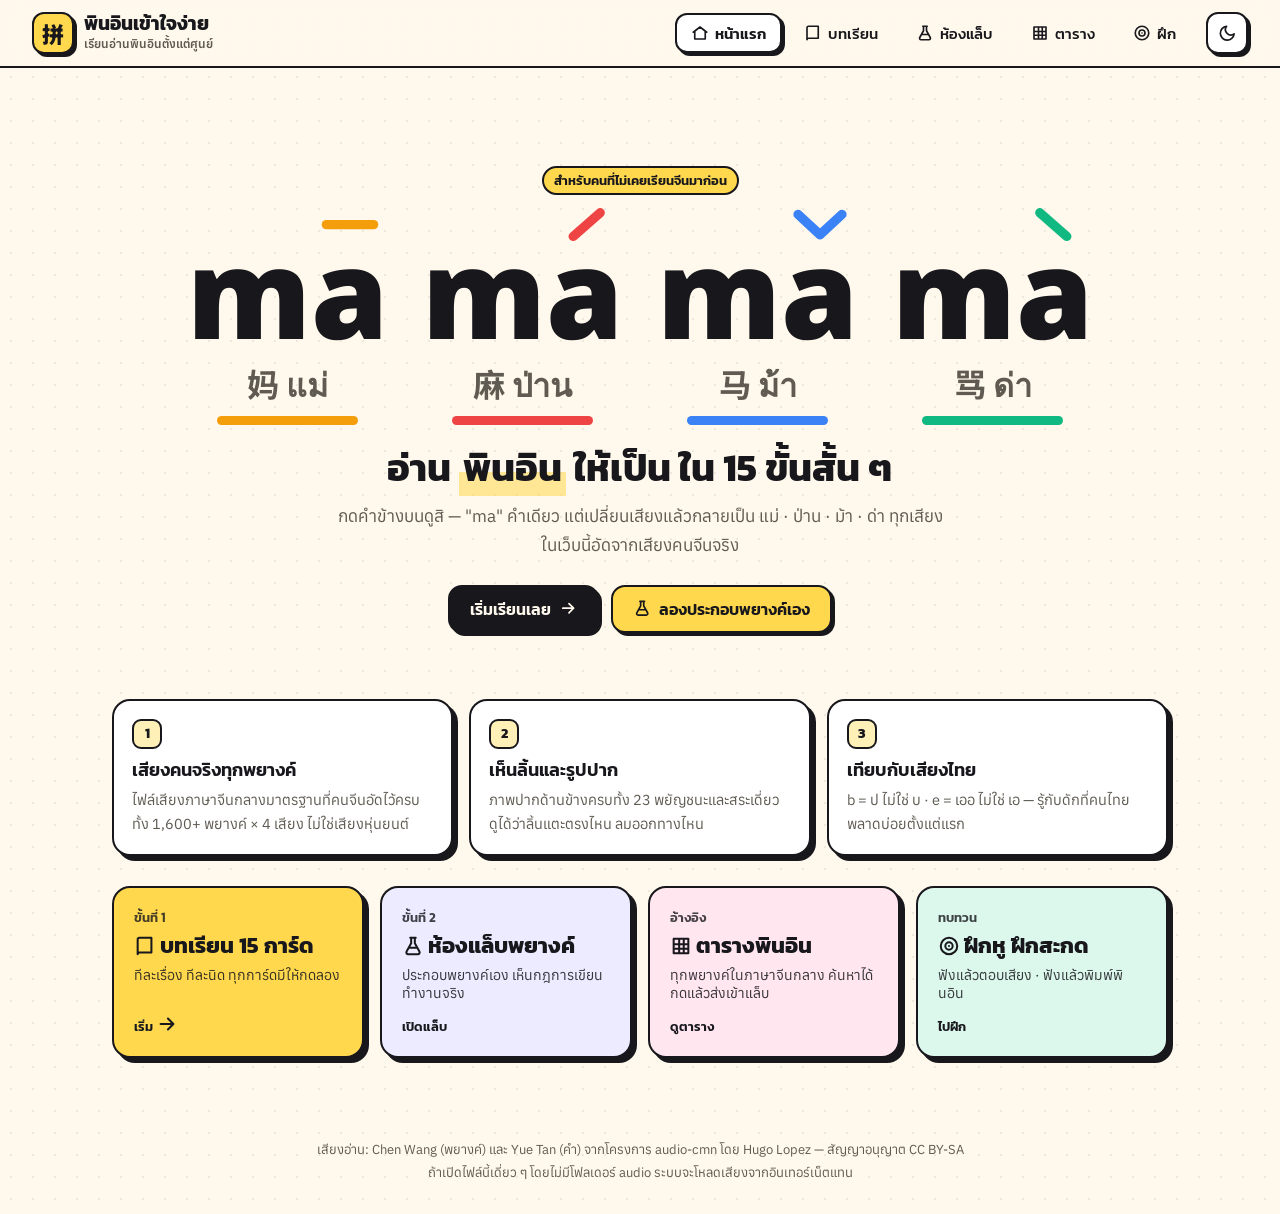
<file: books/pinyin/index.html>
<!DOCTYPE html>
<html lang="th" data-embed-app="pinyin">
<head>
<meta charset="UTF-8">
<meta name="viewport" content="width=device-width, initial-scale=1.0, viewport-fit=cover">
<meta name="theme-color" content="#fff8ec">
<title>พินอินเข้าใจง่าย v4 — เรียนอ่านพินอินตั้งแต่ศูนย์</title>
<script>
  (function () {
    try {
      var t = localStorage.getItem("pyv4Theme");
      if (!t && window.matchMedia && matchMedia("(prefers-color-scheme: dark)").matches) t = "dark";
      if (t === "dark") document.documentElement.dataset.theme = "dark";
    } catch (e) {}
  })();
</script>
<link rel="preconnect" href="https://fonts.googleapis.com">
<link rel="preconnect" href="https://fonts.gstatic.com" crossorigin>
<link rel="stylesheet" href="https://fonts.googleapis.com/css2?family=Kanit:wght@500;600;700;800&family=Anuphan:wght@400;500;600;700&family=Noto+Sans:wght@500;700;800;900&family=Noto+Sans+SC:wght@500;700;900&display=swap">
<style>
/* =======================================================
   DESIGN TOKENS — "ครีม + หมึกดำ + สีเสียง" (ขอบหนา เงาแข็ง)
   ======================================================= */
:root {
  --bg: #fff8ec;
  --bg-2: #fff1d9;
  --card: #ffffff;
  --card-2: #fffaf2;
  --ink: #17171c;
  --muted: #5f5b52;
  --line: #17171c;
  --soft-line: #e8dfcf;
  --hard: #17171c;
  --yellow: #ffd84d;
  --soft-y: #fff0b8;
  --ini: #6d5dfc;  --ini-bg: #ecebff;
  --fin: #ff4f8b;  --fin-bg: #ffe6ef;
  --t1: #f59e0b; --t2: #ef4444; --t3: #3b82f6; --t4: #10b981; --t0: #9ca3af;
  --t1-bg: #fff3d6; --t2-bg: #ffe4e4; --t3-bg: #e3edff; --t4-bg: #dcf7ec; --t0-bg: #f0f0f2;
  --ok: #10b981; --bad: #ef4444;
  --r: 18px;
  --ease: cubic-bezier(.16, 1, .3, 1);
  --spring: cubic-bezier(.34, 1.56, .64, 1);
  --head: 'Kanit', 'Anuphan', sans-serif;
  --body: 'Anuphan', 'Noto Sans', sans-serif;
  --py: 'Noto Sans', 'Anuphan', sans-serif;
  --zh: 'Noto Sans SC', 'PingFang SC', 'Microsoft YaHei', sans-serif;
}
[data-theme="dark"] {
  --bg: #121218;
  --bg-2: #1a1a22;
  --card: #1d1d26;
  --card-2: #23232d;
  --ink: #f4f1e8;
  --muted: #aaa69c;
  --line: #5a5868;
  --soft-line: #2f2e3a;
  --hard: #000000;
  --yellow: #ffd84d;
  --soft-y: rgba(255, 216, 77, .14);
  --ini: #9d92ff;  --ini-bg: rgba(157, 146, 255, .14);
  --fin: #ff7aa8;  --fin-bg: rgba(255, 122, 168, .14);
  --t1: #fbbf24; --t2: #f87171; --t3: #60a5fa; --t4: #34d399; --t0: #a1a1aa;
  --t1-bg: rgba(251, 191, 36, .14); --t2-bg: rgba(248, 113, 113, .14); --t3-bg: rgba(96, 165, 250, .14); --t4-bg: rgba(52, 211, 153, .14); --t0-bg: rgba(161, 161, 170, .14);
}

* { box-sizing: border-box; margin: 0; padding: 0; -webkit-tap-highlight-color: transparent; }
html { scroll-behavior: smooth; }
body {
  font-family: var(--body);
  background: var(--bg);
  color: var(--ink);
  line-height: 1.65;
  min-height: 100vh;
  transition: background-color .3s, color .3s;
  background-image: radial-gradient(color-mix(in srgb, var(--ink) 7%, transparent) 1px, transparent 1px);
  background-size: 22px 22px;
  padding-bottom: env(safe-area-inset-bottom);
}
button, input { font-family: inherit; color: inherit; }
button { cursor: pointer; }
:focus-visible { outline: 3px solid var(--ini); outline-offset: 3px; }
::selection { background: var(--yellow); color: #17171c; }
.py { font-family: var(--py); }
.zh { font-family: var(--zh); }
.muted { color: var(--muted); }
::view-transition-old(root), ::view-transition-new(root) { animation: none; mix-blend-mode: normal; }

/* buttons / cards — เงาแข็งแบบกดได้ */
.card { background: var(--card); border: 2px solid var(--line); border-radius: var(--r); box-shadow: 5px 5px 0 var(--hard); }
.btn {
  display: inline-flex; align-items: center; justify-content: center; gap: 8px;
  height: 48px; padding: 0 20px;
  border: 2px solid var(--line); border-radius: 14px;
  background: var(--card);
  font-family: var(--head); font-size: 16px; font-weight: 600;
  box-shadow: 3px 3px 0 var(--hard);
  transition: transform .12s, box-shadow .12s, background-color .2s;
  white-space: nowrap;
}
.btn:hover { transform: translate(-1px, -1px); box-shadow: 4px 4px 0 var(--hard); }
.btn:active { transform: translate(3px, 3px); box-shadow: 0 0 0 var(--hard); }
.btn.ink { background: var(--ink); color: var(--bg); }
.btn.yellow { background: var(--yellow); color: #17171c; }
.btn.sm { height: 38px; padding: 0 14px; font-size: 14px; border-radius: 11px; }
.btn:disabled { opacity: .45; pointer-events: none; }

.chip-say {
  display: inline-flex; align-items: center; gap: 6px;
  padding: 4px 12px;
  border: 2px solid var(--line); border-radius: 999px;
  background: var(--card);
  font-weight: 600; font-size: 14px;
  box-shadow: 2px 2px 0 var(--hard);
  transition: transform .12s, box-shadow .12s;
  margin: 3px 4px 3px 0;
}
.chip-say:active { transform: translate(2px, 2px); box-shadow: 0 0 0; }
.chip-say .zh { font-weight: 700; }

.tag { display: inline-block; font-family: var(--head); font-weight: 600; font-size: 13px; padding: 2px 10px; border-radius: 999px; border: 2px solid var(--line); background: var(--yellow); color: #17171c; }

/* =======================================================
   TOP BAR + NAV
   ======================================================= */
.topbar {
  position: sticky; top: 0; z-index: 500;
  display: flex; align-items: center; gap: 14px;
  padding: 12px clamp(14px, 3vw, 32px);
  background: color-mix(in srgb, var(--bg) 88%, transparent);
  backdrop-filter: blur(10px); -webkit-backdrop-filter: blur(10px);
  border-bottom: 2px solid var(--line);
}
.logo { display: flex; align-items: center; gap: 10px; border: none; background: none; text-align: left; }
.logo-mark {
  width: 42px; height: 42px; border-radius: 12px;
  background: var(--yellow); color: #17171c;
  border: 2px solid var(--line); box-shadow: 3px 3px 0 var(--hard);
  display: grid; place-items: center;
  font-family: var(--zh); font-size: 22px; font-weight: 900;
  transition: rotate .4s var(--spring);
}
.logo:hover .logo-mark { rotate: -8deg; }
.logo b { font-family: var(--head); font-size: 19px; font-weight: 700; line-height: 1.1; display: block; }
.logo small { font-size: 12px; color: var(--muted); font-weight: 600; }
.nav { display: flex; gap: 6px; margin-left: auto; }
.nav button {
  height: 40px; padding: 0 14px;
  border: 2px solid transparent; border-radius: 12px;
  background: none;
  font-family: var(--head); font-size: 15px; font-weight: 500;
  display: inline-flex; align-items: center; gap: 6px;
  transition: background-color .15s, border-color .15s;
}
.nav button:hover { background: var(--bg-2); }
.nav button.on { border-color: var(--line); background: var(--card); box-shadow: 3px 3px 0 var(--hard); font-weight: 600; }
.theme-btn { width: 42px; height: 42px; padding: 0; border-radius: 12px; }
.tabbar { display: none; }

/* =======================================================
   VIEWS
   ======================================================= */
.view { display: none; }
.view.on { display: block; animation: viewIn .5s var(--ease); }
@keyframes viewIn { from { opacity: 0; translate: 0 14px; } to { opacity: 1; translate: 0 0; } }
.wrap { max-width: 1120px; margin: 0 auto; padding: clamp(18px, 3vw, 34px) clamp(14px, 3vw, 32px) 70px; }
.view-head { margin-bottom: 20px; }
.view-head h1 { font-family: var(--head); font-size: clamp(28px, 4vw, 40px); font-weight: 700; line-height: 1.2; }
.view-head p { color: var(--muted); font-size: 16px; max-width: 720px; margin-top: 6px; }

/* =======================================================
   HOME
   ======================================================= */
.hero { text-align: center; padding: clamp(28px, 6vw, 64px) 0 clamp(20px, 4vw, 36px); }
.hero .tag { margin-bottom: 18px; }
.hero-word { display: flex; justify-content: center; flex-wrap: wrap; gap: clamp(10px, 3vw, 34px); font-family: var(--py); font-weight: 900; font-size: clamp(54px, 11vw, 124px); line-height: 1.25; letter-spacing: -2px; }
.hm { position: relative; display: inline-flex; flex-direction: column; align-items: center; cursor: pointer; border: none; background: none; font: inherit; color: var(--ink); transition: transform .3s var(--spring); }
.hm:hover { transform: translateY(-6px) rotate(-2deg); }
.hm .v { position: relative; display: inline-block; }
.mk-svg { position: absolute; left: 50%; top: -.06em; width: .62em; height: .3em; translate: -50% 0; overflow: visible; }
.mk-svg path { fill: none; stroke-width: 5.5; stroke-linecap: round; stroke-linejoin: round; stroke-dasharray: 1; stroke-dashoffset: 1; animation: draw .55s var(--ease) forwards; animation-delay: var(--d); }
@keyframes draw { to { stroke-dashoffset: 0; } }
.hm .zh-under { font-family: var(--zh); font-size: .26em; font-weight: 700; letter-spacing: 0; color: var(--muted); line-height: 1; margin-top: -.05em; }
.hm .bar { width: 70%; height: .07em; border-radius: 99px; margin-top: .14em; transform-origin: left; animation: barIn .6s var(--ease) both; animation-delay: var(--d); }
@keyframes barIn { from { transform: scaleX(0); } }
.hero h1 { font-family: var(--head); font-size: clamp(24px, 3.6vw, 38px); font-weight: 700; margin-top: 18px; line-height: 1.3; }
.hero h1 mark { background: linear-gradient(transparent 58%, color-mix(in srgb, var(--yellow) 55%, transparent) 58%); color: inherit; padding: 0 4px; }
.hero p { color: var(--muted); font-size: 17px; max-width: 620px; margin: 10px auto 0; }
.hero-ctas { display: flex; justify-content: center; flex-wrap: wrap; gap: 12px; margin-top: 26px; }

.why { display: grid; grid-template-columns: repeat(3, 1fr); gap: 16px; margin: 30px 0; }
.why .card { padding: 18px; }
.why b { font-family: var(--head); font-size: 18px; font-weight: 600; display: block; margin: 6px 0 4px; }
.why p { color: var(--muted); font-size: 14.5px; }
.why .ic { font-size: 28px; }

.paths { display: grid; grid-template-columns: repeat(4, 1fr); gap: 16px; }
.path {
  text-align: left; padding: 20px; border-radius: var(--r);
  border: 2px solid var(--line); box-shadow: 5px 5px 0 var(--hard);
  transition: transform .15s, box-shadow .15s;
  display: flex; flex-direction: column; gap: 6px;
}
.path:hover { transform: translate(-2px, -2px); box-shadow: 7px 7px 0 var(--hard); }
.path:active { transform: translate(3px, 3px); box-shadow: 1px 1px 0 var(--hard); }
.path .n { font-family: var(--head); font-size: 13px; font-weight: 600; opacity: .8; }
.path b { font-family: var(--head); font-size: 22px; font-weight: 700; line-height: 1.2; }
.path p { font-size: 14px; opacity: .85; }
.path .go { margin-top: auto; padding-top: 8px; font-family: var(--head); font-weight: 600; }
.path.p1 { background: var(--yellow); color: #17171c; }
.path.p2 { background: var(--ini-bg); }
.path.p3 { background: var(--fin-bg); }
.path.p4 { background: var(--t4-bg); }
.voice-warn { display: none; margin: 0 auto 18px; max-width: 760px; padding: 12px 16px; font-size: 14px; background: var(--t2-bg); }
.voice-warn.show { display: block; }

/* =======================================================
   LEARN — การ์ดบทเรียนทีละขั้น
   ======================================================= */
.deck-top { display: flex; align-items: center; gap: 14px; margin-bottom: 14px; }
.deck-count { font-family: var(--head); font-weight: 600; font-size: 15px; white-space: nowrap; }
.segs { flex: 1; display: flex; gap: 4px; }
.segs i { flex: 1; height: 9px; border-radius: 99px; background: var(--soft-line); border: 1.5px solid var(--line); transition: background-color .3s; cursor: pointer; }
.segs i.done { background: var(--ink); }
.segs i.cur { background: var(--yellow); }
.step-card { padding: clamp(20px, 4vw, 40px); min-height: 520px; overflow: hidden; position: relative; }
.step-anim-next { animation: slideNext .45s var(--ease); }
.step-anim-prev { animation: slidePrev .45s var(--ease); }
@keyframes slideNext { from { opacity: 0; translate: 40px 0; } to { opacity: 1; translate: 0 0; } }
@keyframes slidePrev { from { opacity: 0; translate: -40px 0; } to { opacity: 1; translate: 0 0; } }
.step-kicker { font-family: var(--head); font-weight: 600; color: var(--muted); font-size: 14px; }
.step-card h2 { font-family: var(--head); font-size: clamp(26px, 4vw, 38px); font-weight: 700; line-height: 1.25; margin: 4px 0 10px; }
.step-card .lead { font-size: 17px; color: var(--muted); max-width: 760px; }
.step-card .lead b { color: var(--ink); }
.step-body { margin-top: 22px; }
.deck-nav { display: flex; justify-content: space-between; gap: 12px; margin-top: 18px; }
.try { display: inline-flex; align-items: center; gap: 6px; font-family: var(--head); font-weight: 600; font-size: 14px; background: var(--soft-y); color: var(--ink); border: 2px solid var(--line); border-radius: 10px; padding: 1px 10px; margin-bottom: 10px; }

/* ruby cards (step 1) */
.ruby-row { display: flex; flex-wrap: wrap; gap: 16px; }
.ruby {
  border: 2px solid var(--line); border-radius: 18px; background: var(--card-2);
  box-shadow: 4px 4px 0 var(--hard); padding: 14px 20px 12px;
  text-align: center; min-width: 150px;
  transition: transform .12s, box-shadow .12s;
}
.ruby:active { transform: translate(3px, 3px); box-shadow: 1px 1px 0 var(--hard); }
.ruby .rp { display: flex; justify-content: center; gap: 14px; font-family: var(--py); font-weight: 800; font-size: 22px; color: var(--ini); }
.ruby .rc { display: flex; justify-content: center; gap: 14px; font-family: var(--zh); font-weight: 700; font-size: 54px; line-height: 1.2; }
.ruby .rc span, .ruby .rp span { min-width: 1.1em; }
.ruby small { display: block; font-size: 14px; color: var(--muted); font-weight: 600; }
.karaoke { display: flex; gap: 12px; align-items: center; flex-wrap: wrap; margin-top: 22px; padding: 14px 18px; border: 2px dashed var(--line); border-radius: 14px; font-size: 15.5px; }

/* assembly (step 2) */
.asm { display: grid; grid-template-columns: 1fr auto 1fr; gap: 20px; align-items: center; }
.asm-pieces { display: flex; flex-direction: column; gap: 12px; }
.piece {
  display: flex; align-items: center; gap: 14px;
  border: 2px solid var(--line); border-radius: 16px; padding: 10px 16px;
  box-shadow: 3px 3px 0 var(--hard);
  animation: pieceIn .55s var(--spring) both; animation-delay: var(--d);
}
@keyframes pieceIn { from { opacity: 0; translate: -30px 0; } }
.piece b { font-family: var(--py); font-size: 30px; font-weight: 900; min-width: 64px; text-align: center; }
.piece span { font-size: 14.5px; font-weight: 600; line-height: 1.4; }
.piece span small { display: block; font-weight: 500; color: var(--muted); }
.piece.ini { background: var(--ini-bg); } .piece.ini b { color: var(--ini); }
.piece.fin { background: var(--fin-bg); } .piece.fin b { color: var(--fin); }
.piece.ton { background: var(--t1-bg); } .piece.ton b { color: var(--t1); }
.asm-plus { font-family: var(--head); font-size: 40px; font-weight: 800; }
.asm-out { text-align: center; }
.asm-out .big { font-family: var(--py); font-size: clamp(56px, 9vw, 92px); font-weight: 900; line-height: 1.1; animation: popIn .6s var(--spring) both; animation-delay: 1s; }
.asm-out .big .i { color: var(--ini); } .asm-out .big .f { color: var(--fin); } .asm-out .big .m { color: var(--t1); }
.asm-out .zhc { font-family: var(--zh); font-size: 60px; font-weight: 700; animation: popIn .6s var(--spring) both; animation-delay: 1.2s; }
@keyframes popIn { from { opacity: 0; scale: .5; } }
.asm-examples { display: flex; flex-wrap: wrap; gap: 10px; margin-top: 20px; justify-content: center; }
.asm-examples button { border: 2px solid var(--line); border-radius: 12px; background: var(--card-2); padding: 6px 12px; font-weight: 600; box-shadow: 2px 2px 0 var(--hard); }
.asm-examples button.on { background: var(--soft-y); border-color: var(--ink); }

/* tone buttons (step 3) */
.tone-grid { display: grid; grid-template-columns: repeat(4, 1fr); gap: 14px; }
.tone-btn {
  position: relative;
  border: 2px solid var(--line); border-radius: 20px;
  background: var(--tb); box-shadow: 4px 4px 0 var(--hard);
  padding: 16px 10px 12px; text-align: center;
  transition: transform .12s, box-shadow .12s;
}
.tone-btn:active { transform: translate(3px, 3px); box-shadow: 1px 1px 0 var(--hard); }
.tone-btn .py { display: block; font-size: 46px; font-weight: 900; color: var(--tc); line-height: 1.1; }
.tone-btn .zh { display: block; font-size: 40px; font-weight: 700; line-height: 1.2; }
.tone-btn .mean { font-weight: 700; font-size: 15px; }
.tone-btn .cont { width: 70px; height: 34px; display: block; margin: 6px auto 0; overflow: visible; }
.tone-btn .cont path { fill: none; stroke: var(--tc); stroke-width: 5; stroke-linecap: round; stroke-linejoin: round; }
.tone-btn .heard { position: absolute; top: -10px; right: -10px; width: 30px; height: 30px; border-radius: 50%; background: var(--ok); color: #fff; border: 2px solid var(--line); display: grid; place-items: center; font-weight: 800; scale: 0; transition: scale .35s var(--spring); }
.tone-btn.was .heard { scale: 1; }
.tone-btn.playing { animation: wob .5s var(--spring); }
@keyframes wob { 30% { rotate: -3deg; scale: 1.05; } 60% { rotate: 2deg; } }
.callout { margin-top: 20px; padding: 14px 18px; border: 2px solid var(--line); border-radius: 14px; background: var(--card-2); font-size: 15.5px; display: flex; gap: 12px; align-items: flex-start; }
.callout .ic { font-size: 22px; line-height: 1.3; }
.callout.y { background: var(--soft-y); }
.callout.r { background: var(--t2-bg); }
.callout.b { background: var(--t3-bg); }

/* pitch graph (step 4) */
.pitch-wrap { display: grid; grid-template-columns: 1.3fr 1fr; gap: 20px; align-items: start; }
.pitch-svg { width: 100%; height: auto; display: block; overflow: visible; border: 2px solid var(--line); border-radius: 16px; background: var(--card-2); }
.pg-line { stroke: var(--soft-line); stroke-width: 1.5; stroke-dasharray: 4 5; }
.pg-num { font: 700 13px var(--py); fill: var(--muted); }
.pg-path { fill: none; stroke-width: 7; stroke-linecap: round; stroke-linejoin: round; transition: opacity .3s; }
.pitch-svg.focus .pg-path { opacity: .15; }
.pitch-svg.focus .pg-path.on { opacity: 1; }
#pgDot { opacity: 0; transition: opacity .2s; }
#pgDot.show { opacity: 1; }
.thai-tone { display: flex; flex-direction: column; gap: 8px; }
.thai-tone button {
  display: grid; grid-template-columns: 54px 1fr; gap: 12px; align-items: center;
  text-align: left; border: 2px solid var(--line); border-radius: 14px;
  background: var(--card); padding: 8px 12px; box-shadow: 3px 3px 0 var(--hard);
  transition: transform .12s, box-shadow .12s, background-color .2s;
}
.thai-tone button:active { transform: translate(3px, 3px); box-shadow: 0 0 0; }
.thai-tone button.on { background: var(--tb); }
.thai-tone .py { font-size: 30px; font-weight: 900; color: var(--tc); text-align: center; }
.thai-tone b { display: block; font-size: 15px; }
.thai-tone small { display: block; font-size: 13px; color: var(--muted); line-height: 1.45; }

/* quiz bits */
.qbox { border: 2px solid var(--line); border-radius: 18px; background: var(--card-2); padding: 20px; text-align: center; }
.qbox.shake { animation: shake .45s; }
@keyframes shake { 20% { translate: -8px 0; } 40% { translate: 7px 0; } 60% { translate: -4px 0; } 80% { translate: 3px 0; } }
.q-play { width: 84px; height: 84px; border-radius: 50%; font-size: 34px; border: 2px solid var(--line); background: var(--yellow); color: #17171c; box-shadow: 4px 4px 0 var(--hard); transition: transform .12s, box-shadow .12s; }
.q-play:active { transform: translate(3px, 3px); box-shadow: 1px 1px 0 var(--hard); }
.q-play.pulse { animation: qpulse 1.6s ease-out infinite; }
@keyframes qpulse { 0% { box-shadow: 4px 4px 0 var(--hard), 0 0 0 0 rgba(255, 216, 77, .7); } 70% { box-shadow: 4px 4px 0 var(--hard), 0 0 0 18px rgba(255, 216, 77, 0); } 100% { box-shadow: 4px 4px 0 var(--hard), 0 0 0 0 rgba(255, 216, 77, 0); } }
.q-reveal { min-height: 66px; margin-top: 12px; }
.q-reveal .zh { font-size: 42px; font-weight: 700; line-height: 1.2; }
.q-reveal .py { font-size: 24px; font-weight: 800; }
.q-opts { display: grid; grid-template-columns: repeat(4, 1fr); gap: 10px; margin-top: 14px; }
.q-opt { border: 2px solid var(--line); border-radius: 14px; background: var(--card); padding: 10px 4px; box-shadow: 3px 3px 0 var(--hard); font-family: var(--head); font-weight: 600; transition: transform .12s, box-shadow .12s, background-color .2s; }
.q-opt .py { display: block; font-size: 30px; font-weight: 900; color: var(--tc); line-height: 1.2; }
.q-opt:active { transform: translate(3px, 3px); box-shadow: 0 0 0; }
.q-opt.right { background: var(--t4-bg); border-color: var(--ok); }
.q-opt.wrong { background: var(--t2-bg); border-color: var(--bad); }
.q-opt:disabled { cursor: default; }
.score-row { display: flex; flex-wrap: wrap; gap: 8px; justify-content: center; margin-bottom: 14px; }
.score-row span { font-family: var(--head); font-weight: 600; font-size: 14px; border: 2px solid var(--line); border-radius: 999px; padding: 2px 12px; background: var(--card); }

/* letter tiles (steps 6–8) */
.tiles { display: grid; grid-template-columns: repeat(auto-fill, minmax(118px, 1fr)); gap: 12px; }
.tile {
  position: relative;
  border: 2px solid var(--line); border-radius: 16px; background: var(--card);
  box-shadow: 3px 3px 0 var(--hard); padding: 10px 8px 8px; text-align: center;
  transition: transform .12s, box-shadow .12s;
}
.tile:active { transform: translate(3px, 3px); box-shadow: 0 0 0; }
.tile .L { font-family: var(--py); font-size: 34px; font-weight: 900; line-height: 1.1; color: var(--ini); }
.tile.vow .L { color: var(--fin); }
.tile .eq { font-family: var(--head); font-size: 22px; font-weight: 700; }
.tile .ex { font-size: 13px; color: var(--muted); font-weight: 600; }
.tile .ex .zh { font-weight: 700; color: var(--ink); }
.tile.trap { background: var(--soft-y); border-color: color-mix(in srgb, var(--yellow) 70%, var(--line)); }
.tile .flag { position: absolute; top: -10px; right: -8px; font-size: 11px; font-family: var(--head); font-weight: 600; background: var(--t2); color: #fff; border: 2px solid var(--line); border-radius: 8px; padding: 0 6px; rotate: 6deg; }
.legend-line { display: flex; flex-wrap: wrap; gap: 16px; font-size: 14px; color: var(--muted); margin-top: 14px; }
.legend-line i { display: inline-block; width: 14px; height: 14px; border-radius: 4px; border: 2px solid var(--line); vertical-align: -2px; margin-right: 6px; }

/* mouth diagrams (step 7) */
.gangs { display: grid; grid-template-columns: repeat(3, 1fr); gap: 14px; }
.gang { border: 2px solid var(--line); border-radius: 18px; background: var(--card-2); padding: 14px; box-shadow: 4px 4px 0 var(--hard); }
.gang h3 { font-family: var(--head); font-size: 19px; font-weight: 700; line-height: 1.3; }
.gang h3 .py { color: var(--ini); }
.gang p { font-size: 14px; color: var(--muted); margin: 4px 0 8px; }
.mouth { width: 100%; height: auto; display: block; background: var(--card); border: 2px solid var(--line); border-radius: 12px; margin-bottom: 10px; }
.mouth .pal { fill: none; stroke: var(--ink); stroke-width: 3; stroke-linecap: round; }
.mouth .teeth { fill: var(--card); stroke: var(--ink); stroke-width: 2.5; }
.mouth .tongue { fill: color-mix(in srgb, var(--fin) 35%, transparent); stroke: var(--fin); stroke-width: 3; stroke-linejoin: round; }
.mouth .hit { fill: var(--yellow); stroke: var(--ink); stroke-width: 2; animation: hitPulse 1.4s ease-in-out infinite; transform-box: fill-box; transform-origin: center; }
@keyframes hitPulse { 50% { scale: 1.5; } }
.mouth text { font: 600 11px var(--body); fill: var(--muted); }
.gang-keys { display: flex; flex-wrap: wrap; gap: 8px; }
.gang-keys button { border: 2px solid var(--line); border-radius: 12px; background: var(--card); padding: 4px 10px; box-shadow: 2px 2px 0 var(--hard); text-align: center; min-width: 66px; transition: transform .12s, box-shadow .12s; }
.gang-keys button:active { transform: translate(2px, 2px); box-shadow: 0 0 0; }
.gang-keys b { display: block; font-family: var(--py); font-size: 22px; font-weight: 900; color: var(--ini); line-height: 1.2; }
.gang-keys small { display: block; font-size: 12px; font-weight: 600; color: var(--muted); }
.minimal { margin-top: 18px; }

/* finals list (step 9) */
.fin-groups { display: grid; grid-template-columns: repeat(auto-fit, minmax(240px, 1fr)); gap: 14px; }
.fin-group { border: 2px solid var(--line); border-radius: 16px; background: var(--card-2); padding: 12px; }
.fin-group h4 { font-family: var(--head); font-size: 16px; font-weight: 600; margin-bottom: 8px; }
.frow { display: grid; grid-template-columns: 70px 1fr auto; align-items: center; gap: 8px; width: 100%; border: none; background: none; padding: 5px 6px; border-radius: 10px; text-align: left; transition: background-color .15s; }
.frow:hover { background: var(--card); }
.frow .py { font-size: 19px; font-weight: 800; color: var(--fin); }
.frow .th { font-weight: 600; }
.frow .ex { font-size: 13px; color: var(--muted); white-space: nowrap; }
.frow .ex .zh { color: var(--ink); font-weight: 700; }
.frow.trap { background: var(--soft-y); }

/* rules (step 10) */
.rules3 { display: grid; grid-template-columns: repeat(3, 1fr); gap: 14px; }
.rule { border: 2px solid var(--line); border-radius: 18px; background: var(--card-2); padding: 14px; box-shadow: 4px 4px 0 var(--hard); }
.rule .no { font-family: var(--head); font-weight: 700; font-size: 13px; background: var(--ink); color: var(--bg); border-radius: 8px; padding: 1px 8px; display: inline-block; }
.rule h3 { font-family: var(--head); font-size: 19px; font-weight: 700; margin: 6px 0 4px; line-height: 1.3; }
.rule p { font-size: 14px; color: var(--muted); margin-bottom: 8px; }
.xf { display: flex; align-items: center; gap: 8px; width: 100%; border: none; background: none; padding: 4px 6px; border-radius: 10px; font-family: var(--py); font-weight: 700; font-size: 18px; text-align: left; }
.xf:hover { background: var(--card); }
.xf .a { color: var(--muted); min-width: 58px; }
.xf .arr { font-size: 13px; color: var(--muted); }
.xf .b { color: var(--ink); font-weight: 900; }
.xf .b em { font-style: normal; color: var(--t2); }
.hat { display: flex; align-items: center; justify-content: center; gap: 18px; padding: 10px 0; font-family: var(--py); font-size: 46px; font-weight: 900; cursor: pointer; }
.uu { position: relative; display: inline-block; }
.uu i { position: absolute; top: .06em; width: .13em; height: .13em; border-radius: 50%; background: var(--fin); }
.uu i:first-child { left: .12em; } .uu i:last-child { right: .12em; }
.uu.off i { animation: hatOff 1s .4s var(--ease) forwards; }
.uu.off i:last-child { animation-delay: .5s; }
@keyframes hatOff { to { translate: 0 -46px; rotate: 40deg; opacity: 0; } }
.hat .arrow { font-size: 24px; color: var(--muted); }

/* tone-mark game (step 11) */
.order { display: flex; flex-wrap: wrap; align-items: center; justify-content: center; gap: 8px; margin: 6px 0 18px; }
.order span { font-family: var(--py); font-size: 26px; font-weight: 900; border: 2px solid var(--line); border-radius: 12px; background: var(--card); padding: 0 14px; box-shadow: 2px 2px 0 var(--hard); }
.order span:nth-child(1) { background: var(--yellow); color: #17171c; }
.order i { font-style: normal; font-weight: 800; color: var(--muted); }
.mg { text-align: center; }
.mg-word { display: flex; justify-content: center; gap: 6px; margin: 14px 0; }
.mg-word button {
  width: 64px; height: 84px;
  border: 2px solid var(--line); border-radius: 14px; background: var(--card);
  box-shadow: 3px 3px 0 var(--hard);
  font-family: var(--py); font-size: 44px; font-weight: 900;
  transition: transform .12s, box-shadow .12s, background-color .2s;
}
.mg-word button:active { transform: translate(3px, 3px); box-shadow: 0 0 0; }
.mg-word button.cons { color: var(--muted); }
.mg-word button.hit { background: var(--t4-bg); border-color: var(--ok); color: var(--tc); animation: hop .5s var(--spring); }
.mg-word button.miss { background: var(--t2-bg); animation: shake .4s; }
@keyframes hop { 40% { translate: 0 -12px; } }
.mg-msg { min-height: 52px; font-size: 15.5px; font-weight: 600; }

/* sandhi (step 12) */
.sandhi { display: grid; grid-template-columns: repeat(3, 1fr); gap: 14px; }
.sd { border: 2px solid var(--line); border-radius: 18px; background: var(--card-2); padding: 14px; box-shadow: 4px 4px 0 var(--hard); }
.sd h3 { font-family: var(--head); font-size: 19px; font-weight: 700; line-height: 1.3; }
.sd .formula { font-family: var(--py); font-size: 22px; font-weight: 900; margin: 6px 0; }
.sd .formula s { color: var(--muted); text-decoration-thickness: 3px; text-decoration-color: var(--t2); }
.sd p { font-size: 14px; color: var(--muted); margin-bottom: 8px; }

.finish { text-align: center; padding: 20px 0; }
.finish .big { font-size: 80px; line-height: 1; animation: popIn .7s var(--spring); }
.finish-paths { display: flex; flex-wrap: wrap; justify-content: center; gap: 12px; margin-top: 20px; }

/* =======================================================
   LAB — ห้องแล็บประกอบพยางค์
   ======================================================= */
.lab-result { padding: clamp(18px, 3vw, 28px); margin-bottom: 20px; display: grid; grid-template-columns: 1.1fr 1fr; gap: 24px; align-items: start; }
.lab-out { text-align: center; }
.lab-big { font-family: var(--py); font-size: clamp(60px, 10vw, 104px); font-weight: 900; line-height: 1.05; min-height: 1.1em; }
.lab-big .i { color: var(--ini); } .lab-big .f { color: var(--fin); }
.lab-big.bad { color: var(--muted); text-decoration: line-through; text-decoration-color: var(--t2); text-decoration-thickness: 6px; font-size: clamp(44px, 8vw, 72px); }
.lab-big.pop { animation: popIn .45s var(--spring); }
.lab-read { font-size: 16px; font-weight: 600; margin-top: 6px; }
.lab-read b { font-family: var(--head); }
.lab-actions { display: flex; justify-content: center; flex-wrap: wrap; gap: 10px; margin-top: 14px; }
.lab-why h3 { font-family: var(--head); font-size: 18px; font-weight: 700; margin-bottom: 8px; }
.steps { list-style: none; display: flex; flex-direction: column; gap: 8px; counter-reset: st; }
.steps li { display: grid; grid-template-columns: 30px 1fr; gap: 10px; align-items: start; animation: stepIn .45s var(--ease) both; animation-delay: calc(var(--k) * 120ms); }
@keyframes stepIn { from { opacity: 0; translate: 16px 0; } }
.steps li::before { counter-increment: st; content: counter(st); width: 28px; height: 28px; border-radius: 9px; border: 2px solid var(--line); background: var(--soft-y); color: var(--ink); display: grid; place-items: center; font-family: var(--head); font-weight: 700; font-size: 14px; }
.steps .f { font-family: var(--py); font-size: 22px; font-weight: 900; line-height: 1.2; }
.steps .n { font-size: 14px; color: var(--muted); line-height: 1.5; }
.lab-ex { display: flex; flex-wrap: wrap; gap: 8px; margin-top: 12px; }
.lab-ex button { border: 2px solid var(--line); border-radius: 12px; background: var(--card-2); padding: 4px 10px; box-shadow: 2px 2px 0 var(--hard); display: inline-flex; align-items: baseline; gap: 6px; font-weight: 600; transition: transform .12s, box-shadow .12s; }
.lab-ex button:active { transform: translate(2px, 2px); box-shadow: 0 0 0; }
.lab-ex button.cur { background: var(--soft-y); border-color: var(--ink); }
.lab-ex .zh { font-size: 24px; font-weight: 700; }
.lab-ex .py { font-weight: 800; }
.lab-ex small { font-size: 12.5px; opacity: .8; }

.lab-pickers { display: grid; grid-template-columns: 1fr 1.6fr .7fr; gap: 16px; align-items: start; }
.picker { padding: 16px; }
.picker h3 { font-family: var(--head); font-size: 17px; font-weight: 700; margin-bottom: 4px; display: flex; align-items: center; gap: 8px; }
.picker h3 .dot { width: 12px; height: 12px; border-radius: 50%; border: 2px solid var(--line); }
.picker p { font-size: 13px; color: var(--muted); margin-bottom: 10px; }
.pgrid { display: grid; gap: 6px; }
.pgrid.ini { grid-template-columns: repeat(auto-fill, minmax(50px, 1fr)); }
.pgrid.fin { grid-template-columns: repeat(auto-fill, minmax(62px, 1fr)); }
.pbtn {
  border: 2px solid var(--line); border-radius: 11px; background: var(--card);
  padding: 4px 2px; font-family: var(--py); font-weight: 800; font-size: 17px; line-height: 1.2;
  box-shadow: 2px 2px 0 var(--hard);
  transition: transform .1s, box-shadow .1s, background-color .15s, opacity .2s;
}
.pbtn small { display: block; font-family: var(--body); font-size: 11px; font-weight: 600; color: var(--muted); }
.pbtn:active { transform: translate(2px, 2px); box-shadow: 0 0 0; }
.pbtn.dim { opacity: .3; box-shadow: none; }
.pgrid.ini .pbtn.on { background: var(--ini); color: #fff; } .pgrid.ini .pbtn.on small { color: #e9e7ff; }
.pgrid.fin .pbtn.on { background: var(--fin); color: #fff; } .pgrid.fin .pbtn.on small { color: #ffe3ee; }
.fam-label { grid-column: 1 / -1; font-family: var(--head); font-size: 12.5px; font-weight: 600; color: var(--muted); margin-top: 6px; }
.ptones { display: flex; flex-direction: column; gap: 8px; }
.ptones .pbtn { display: flex; align-items: center; gap: 10px; padding: 6px 10px; text-align: left; font-size: 22px; }
.ptones .pbtn span { color: var(--tc); min-width: 28px; }
.ptones .pbtn small { font-size: 12px; }
.ptones .pbtn.on { background: var(--tb); border-color: var(--tc); box-shadow: 2px 2px 0 var(--tc); }

/* =======================================================
   CHART
   ======================================================= */
.chart-tools { display: flex; flex-wrap: wrap; gap: 10px; align-items: center; margin-bottom: 14px; }
.inp {
  height: 48px; padding: 0 16px; min-width: 260px;
  border: 2px solid var(--line); border-radius: 14px; background: var(--card);
  font-family: var(--py); font-size: 17px; font-weight: 700;
  box-shadow: 3px 3px 0 var(--hard); outline: none;
}
.inp::placeholder { font-family: var(--body); font-weight: 500; color: var(--muted); }
.inp:focus { box-shadow: 3px 3px 0 var(--ini); border-color: var(--ini); }
.chart-msg { font-weight: 600; }
.chart-box { overflow: auto; max-height: calc(100vh - 230px); border: 2px solid var(--line); border-radius: var(--r); background: var(--card); box-shadow: 5px 5px 0 var(--hard); }
.chart { border-collapse: separate; border-spacing: 0; font-family: var(--py); }
.chart th, .chart td { border-right: 1px solid var(--soft-line); border-bottom: 1px solid var(--soft-line); padding: 0; text-align: center; }
.chart thead th { position: sticky; top: 0; z-index: 3; background: var(--card); font-weight: 900; font-size: 15px; color: var(--fin); padding: 6px 4px; min-width: 60px; border-bottom: 2px solid var(--line); }
.chart thead th small { display: block; font-family: var(--body); font-size: 10.5px; color: var(--muted); font-weight: 600; }
.chart thead tr.fam th { top: 0; font-family: var(--head); font-size: 12.5px; color: #fff; padding: 3px; border-bottom: none; }
.chart thead tr.keys th { top: 28px; }
.chart tbody th { position: sticky; left: 0; z-index: 2; background: var(--card); font-weight: 900; font-size: 17px; color: var(--ini); padding: 4px 10px; border-right: 2px solid var(--line); min-width: 74px; }
.chart tbody th small { display: block; font-family: var(--body); font-size: 11px; color: var(--muted); font-weight: 600; }
.chart thead th.corner { left: 0; z-index: 4; border-right: 2px solid var(--line); }
.chart td button { width: 100%; min-height: 38px; border: none; background: none; font-family: var(--py); font-weight: 700; font-size: 14px; padding: 4px; transition: background-color .12s, transform .15s var(--spring); }
.chart td button:hover { background: var(--soft-y); color: var(--ink); transform: scale(1.12); position: relative; z-index: 1; border-radius: 8px; }
.chart td button.colloq { font-style: italic; color: var(--t3); }
.chart td.empty { background: color-mix(in srgb, var(--soft-line) 35%, transparent); }
.chart td button.found { background: var(--soft-y); color: var(--ink); animation: found 1.8s var(--ease); border-radius: 8px; }
@keyframes found { 0%, 40%, 80% { box-shadow: 0 0 0 4px var(--ink); } 20%, 60%, 100% { box-shadow: 0 0 0 0 var(--ink); } }
.f1 { background: #8e3a49; } .f2 { background: #2c5e7a; } .f3 { background: #2a6f68; } .f4 { background: #5b4b8a; }

/* =======================================================
   PRACTICE
   ======================================================= */
.games { display: grid; grid-template-columns: 1fr 1fr; gap: 20px; align-items: start; }
.game { padding: 20px; }
.game h2 { font-family: var(--head); font-size: 22px; font-weight: 700; }
.game > p { color: var(--muted); font-size: 14.5px; margin-bottom: 14px; }
.dict-row { display: flex; gap: 10px; margin-top: 14px; flex-wrap: wrap; justify-content: center; }
.dict-row .inp { min-width: 0; flex: 1; max-width: 260px; text-align: center; }
.dict-hint { font-size: 13.5px; color: var(--muted); margin-top: 10px; }
.dict-hint kbd { font-family: var(--py); font-weight: 700; border: 1.5px solid var(--line); border-radius: 6px; padding: 0 5px; background: var(--card); }

/* =======================================================
   FX
   ======================================================= */
.particle { position: fixed; width: 10px; height: 10px; border-radius: 2px; border: 1.5px solid #17171c; pointer-events: none; z-index: 10002; animation: particle 1s var(--ease) forwards; }
@keyframes particle { from { transform: translate(-50%, -50%) rotate(0); opacity: 1; } to { transform: translate(calc(-50% + var(--tx)), calc(-50% + var(--ty))) rotate(320deg); opacity: 0; } }
.toast {
  position: fixed; left: 50%; bottom: calc(22px + env(safe-area-inset-bottom));
  translate: -50% 160%; opacity: 0;
  display: flex; align-items: center; gap: 10px;
  padding: 10px 18px; border-radius: 999px;
  background: var(--ink); color: var(--bg);
  border: 2px solid var(--line);
  font-family: var(--head); font-weight: 600; font-size: 16px;
  z-index: 10000; pointer-events: none;
  transition: translate .45s var(--spring), opacity .3s;
  max-width: calc(100vw - 30px);
}
.toast.show { translate: -50% 0; opacity: 1; }
.toast .zh { font-weight: 700; }
.bars { display: inline-flex; gap: 3px; align-items: flex-end; height: 16px; }
.bars i { width: 3px; height: 100%; border-radius: 2px; transform-origin: bottom; animation: bars .8s ease-in-out infinite; }
.bars i:nth-child(1) { background: var(--t1); } .bars i:nth-child(2) { background: var(--t2); animation-delay: -.2s; } .bars i:nth-child(3) { background: var(--t3); animation-delay: -.4s; } .bars i:nth-child(4) { background: var(--t4); animation-delay: -.6s; }
@keyframes bars { 50% { transform: scaleY(.3); } }
.toast.warn .bars { display: none; }

/* =======================================================
   RESPONSIVE
   ======================================================= */
@media (max-width: 980px) {
  .paths { grid-template-columns: repeat(2, 1fr); }
  .lab-pickers { grid-template-columns: 1fr 1fr; }
  .lab-pickers .picker.tones { grid-column: 1 / -1; }
  .ptones { flex-direction: row; flex-wrap: wrap; }
  .ptones .pbtn { flex: 1; min-width: 110px; }
  .games { grid-template-columns: 1fr; }
  .rules3, .sandhi, .gangs { grid-template-columns: 1fr; }
  .pitch-wrap { grid-template-columns: 1fr; }
}
@media (max-width: 760px) {
  .nav { display: none; }
  .theme-btn { margin-left: auto; }
  .tabbar {
    display: grid; grid-template-columns: repeat(5, 1fr);
    position: fixed; left: 10px; right: 10px; bottom: calc(10px + env(safe-area-inset-bottom)); z-index: 600;
    background: var(--card); border: 2px solid var(--line); border-radius: 18px; box-shadow: 4px 4px 0 var(--hard);
    padding: 5px;
  }
  .tabbar button { border: none; background: none; border-radius: 12px; padding: 4px 0; font-family: var(--head); font-size: 11.5px; font-weight: 500; display: flex; flex-direction: column; align-items: center; line-height: 1.3; }
  .tabbar button span { font-size: 19px; }
  .tabbar button.on { background: var(--soft-y); color: var(--ink); font-weight: 600; }
  .wrap { padding-bottom: 110px; }
  .toast { bottom: calc(92px + env(safe-area-inset-bottom)); }
  .why, .paths { grid-template-columns: 1fr; }
  .asm { grid-template-columns: 1fr; }
  .asm-plus { text-align: center; rotate: 90deg; }
  .tone-grid { grid-template-columns: repeat(2, 1fr); }
  .lab-result { grid-template-columns: 1fr; }
  .lab-pickers { grid-template-columns: 1fr; }
  .q-opts { grid-template-columns: repeat(2, 1fr); }
  .step-card { min-height: 0; }
  .mg-word button { width: 52px; height: 72px; font-size: 36px; }
  .deck-nav .btn { flex: 1; }
  .logo small { display: none; }
}
@media (prefers-reduced-motion: reduce) {
  *, *::before, *::after { animation-duration: .001ms !important; animation-iteration-count: 1 !important; transition-duration: .001ms !important; }
}

/* ---------- v4 additions ---------- */
.ic { width: 1.15em; height: 1.15em; flex-shrink: 0; vertical-align: -0.18em; fill: none; stroke: currentColor; stroke-width: 2.2; stroke-linecap: round; stroke-linejoin: round; }
.ic.fill { fill: currentColor; stroke: none; }
.chip-say::before { content: none; }
.chip-say .ic { width: 14px; height: 14px; color: var(--muted); }
.callout .tagl { flex-shrink: 0; font-family: var(--head); font-weight: 600; font-size: 13px; border: 2px solid var(--line); border-radius: 8px; padding: 0 8px; background: var(--card); line-height: 1.6; margin-top: 1px; }
.callout.y .tagl { background: var(--yellow); color: #17171c; }
.why .num { font-family: var(--head); font-weight: 700; font-size: 14px; width: 30px; height: 30px; border-radius: 9px; border: 2px solid var(--line); display: grid; place-items: center; background: var(--soft-y); }
.path .ic { width: 22px; height: 22px; vertical-align: -4px; margin-right: 4px; }
.nav button .ic, .tabbar button .ic { width: 18px; height: 18px; }
.tabbar button .ic { width: 20px; height: 20px; margin-bottom: 1px; }
.q-play .ic { width: 34px; height: 34px; }
.tile .flag { background: var(--t2); }
.finish .big { font-family: var(--zh); font-size: 84px; font-weight: 900; line-height: 1.1; border: none; background: none; color: var(--ink); }
.finish .big small { display: block; font-family: var(--py); font-size: 22px; font-weight: 800; color: var(--t3); }
.ok-msg { color: var(--ok); font-weight: 700; display: inline-flex; align-items: center; gap: 6px; }
.bad-msg { color: var(--bad); font-weight: 700; display: inline-flex; align-items: center; gap: 6px; }
.mid-msg { color: var(--t1); font-weight: 700; }
.foot { text-align: center; font-size: 13px; color: var(--muted); padding: 10px 16px 30px; line-height: 1.8; }
.foot a { color: inherit; }

/* mouth diagram */
.mouth2 { width: 100%; height: auto; display: block; background: var(--card); border: 2px solid var(--line); border-radius: 14px; }
.mouth2 .ln { fill: none; stroke: var(--ink); stroke-width: 2.4; stroke-linecap: round; stroke-linejoin: round; }
.mouth2 .lip { fill: color-mix(in srgb, var(--fin) 28%, var(--card)); stroke: var(--ink); stroke-width: 2; stroke-linejoin: round; }
.mouth2 .tooth { fill: var(--card); stroke: var(--ink); stroke-width: 2; stroke-linejoin: round; }
.mouth2 .vel { fill: color-mix(in srgb, var(--ini) 30%, var(--card)); stroke: var(--ink); stroke-width: 2; stroke-linejoin: round; }
.mouth2 .tg { fill: color-mix(in srgb, var(--fin) 38%, var(--card)); stroke: none; }
.mouth2 .tg-line { fill: none; stroke: var(--fin); stroke-width: 3; stroke-linecap: round; stroke-linejoin: round; }
.mouth2 [data-p] { transition: d .55s var(--ease), opacity .3s, cx .45s var(--ease), cy .45s var(--ease); }
.mouth2 .mk { fill: var(--yellow); stroke: #17171c; stroke-width: 2; }
.mouth2 .mk.near { fill: var(--card); stroke: var(--ink); stroke-dasharray: 3 2.5; }
.mouth2 .nasal { fill: none; stroke: var(--t3); stroke-width: 3; stroke-dasharray: 7 6; stroke-linecap: round; animation: flow 1s linear infinite; }
@keyframes flow { to { stroke-dashoffset: -26; } }
.mouth2 .puff path { stroke: var(--t3); fill: none; stroke-width: 2.6; stroke-linecap: round; animation: puff 1.3s ease-out infinite; }
.mouth2 .puff path:nth-child(2) { animation-delay: .2s; }
@keyframes puff { 0% { opacity: 0; translate: 8px 0; } 40% { opacity: 1; } 100% { opacity: 0; translate: -6px 0; } }
.mouth2 .badge circle { fill: var(--ink); }
.mouth2 .badge text { fill: var(--bg); font: 700 10px var(--head); text-anchor: middle; dominant-baseline: central; }
.mouth2 .cap { font: 600 11px var(--body); fill: var(--muted); }
.mouth-legend { display: grid; grid-template-columns: 1.2fr 1fr; gap: 20px; align-items: center; }
.legend-list { list-style: none; display: grid; gap: 6px; }
.legend-list li { display: grid; grid-template-columns: 26px 1fr; gap: 10px; align-items: start; font-size: 15px; }
.legend-list li b { font-family: var(--head); font-weight: 600; }
.legend-list li small { display: block; color: var(--muted); font-size: 13px; }
.legend-list .n { width: 24px; height: 24px; border-radius: 50%; background: var(--ink); color: var(--bg); display: grid; place-items: center; font-family: var(--head); font-weight: 700; font-size: 12px; margin-top: 2px; }
.terms { display: grid; grid-template-columns: repeat(3, 1fr); gap: 12px; margin-top: 18px; }
.term { border: 2px solid var(--line); border-radius: 14px; padding: 10px 12px; background: var(--card-2); }
.term b { font-family: var(--head); font-weight: 600; display: block; }
.term span { font-size: 13.5px; color: var(--muted); }

/* articulation explorer */
.xp { display: grid; grid-template-columns: 1fr 1.15fr; gap: 22px; align-items: start; }
.xp-groups { display: flex; flex-direction: column; gap: 10px; }
.xp-g h4 { font-family: var(--head); font-size: 13.5px; font-weight: 600; color: var(--muted); margin-bottom: 5px; }
.xp-keys { display: flex; flex-wrap: wrap; gap: 7px; }
.xk { position: relative; min-width: 58px; border: 2px solid var(--line); border-radius: 12px; background: var(--card); padding: 3px 8px 2px; box-shadow: 2px 2px 0 var(--hard); text-align: center; transition: transform .1s, box-shadow .1s, background-color .15s; }
.xk:active { transform: translate(2px, 2px); box-shadow: 0 0 0; }
.xk b { display: block; font-family: var(--py); font-size: 22px; font-weight: 900; color: var(--ini); line-height: 1.2; }
.xk.vow b { color: var(--fin); }
.xk small { display: block; font-family: var(--head); font-size: 12px; font-weight: 500; color: var(--muted); }
.xk.on { background: var(--ink); }
.xk.on b, .xk.on small { color: var(--bg); }
.xk.trap::after { content: ""; position: absolute; top: -5px; right: -5px; width: 12px; height: 12px; border-radius: 50%; background: var(--t2); border: 2px solid var(--line); }
.xp-panel { position: sticky; top: 84px; }
.xp-info { margin-top: 12px; }
.xp-title { display: flex; align-items: baseline; gap: 12px; flex-wrap: wrap; }
.xp-title .L { font-family: var(--py); font-size: 46px; font-weight: 900; line-height: 1; }
.xp-title .eq { font-family: var(--head); font-size: 26px; font-weight: 700; }
.xp-tags { display: flex; flex-wrap: wrap; gap: 6px; margin: 8px 0; }
.xp-tags span { font-family: var(--head); font-size: 12.5px; font-weight: 500; border: 2px solid var(--line); border-radius: 999px; padding: 0 10px; background: var(--card); }
.xp-tags span.asp { background: var(--t3-bg); }
.xp-tags span.nas { background: var(--ini-bg); }
.xp-tags span.trap { background: var(--t2-bg); }
.xp-how { font-size: 15.5px; }
.xp-anim { animation: viewIn .4s var(--ease); }
.xp-legend { display: flex; flex-wrap: wrap; gap: 12px; font-size: 12.5px; color: var(--muted); margin-top: 8px; }
.xp-legend i { display: inline-block; width: 12px; height: 12px; border-radius: 50%; vertical-align: -1px; margin-right: 5px; border: 2px solid var(--line); }

/* erhua */
.er-write { display: flex; flex-wrap: wrap; align-items: center; gap: 12px; font-family: var(--py); font-size: 26px; font-weight: 800; padding: 12px 16px; border: 2px dashed var(--line); border-radius: 14px; margin-bottom: 16px; }
.er-write .r { color: var(--t2); }
.er-write small { font-family: var(--body); font-size: 14px; font-weight: 600; color: var(--muted); }
.er-rules { display: grid; grid-template-columns: repeat(auto-fit, minmax(270px, 1fr)); gap: 12px; }
.er { border: 2px solid var(--line); border-radius: 16px; background: var(--card-2); padding: 12px 14px; box-shadow: 3px 3px 0 var(--hard); }
.er .no { font-family: var(--head); font-weight: 700; font-size: 12.5px; background: var(--ink); color: var(--bg); border-radius: 7px; padding: 0 8px; display: inline-block; }
.er h3 { font-family: var(--head); font-size: 17px; font-weight: 700; margin: 4px 0 2px; line-height: 1.35; }
.er p { font-size: 13.5px; color: var(--muted); margin-bottom: 6px; }
.er .ipa { font-family: var(--py); font-size: 13px; color: var(--muted); }
.er-ex { display: flex; flex-direction: column; gap: 6px; }
.er-ex button, .er-ex div { display: flex; flex-wrap: wrap; align-items: baseline; gap: 2px 8px; border: 2px solid var(--line); border-radius: 11px; background: var(--card); padding: 4px 10px; text-align: left; }
.er-ex div { border-style: dashed; }
.er-ex .zh { font-size: 20px; font-weight: 700; white-space: nowrap; }
.er-ex .py { white-space: nowrap; }
.er-ex .py { font-weight: 800; }
.er-ex .py .r { color: var(--t2); }
.er-ex small { margin-left: auto; color: var(--muted); font-size: 12.5px; }
.er-ex .ic { color: var(--muted); width: 14px; height: 14px; align-self: center; }
details.er-all { margin-top: 16px; border: 2px solid var(--line); border-radius: 14px; background: var(--card-2); }
details.er-all summary { cursor: pointer; padding: 10px 14px; font-family: var(--head); font-weight: 600; }
.er-grid { display: grid; grid-template-columns: repeat(auto-fill, minmax(190px, 1fr)); gap: 6px; padding: 0 14px 14px; }
.er-grid div { font-size: 13.5px; border-bottom: 1px dashed var(--soft-line); padding: 3px 0; }
.er-grid b { font-family: var(--py); font-weight: 800; color: var(--fin); margin-right: 6px; }

.lab-mouth { margin-top: 14px; display: grid; grid-template-columns: 150px 1fr; gap: 12px; align-items: center; text-align: left; font-size: 14px; }
.lab-mouth b { font-family: var(--head); }
.lab-mouth .muted { font-size: 13px; }

@media (max-width: 980px) {
  .xp { grid-template-columns: 1fr; }
  .xp-panel { position: static; order: -1; }
  .mouth-legend { grid-template-columns: 1fr; }
  .terms { grid-template-columns: 1fr; }
}
@media (max-width: 760px) {
  .xp-title .L { font-size: 38px; }
  .lab-mouth { grid-template-columns: 120px 1fr; }
}
</style>
<link rel="stylesheet" href="embed.css?v=1">
</head>
<body>

<header class="topbar">
  <button type="button" class="logo" onclick="go('home')">
    <span class="logo-mark">拼</span>
    <span><b>พินอินเข้าใจง่าย</b><small>เรียนอ่านพินอินตั้งแต่ศูนย์</small></span>
  </button>
  <nav class="nav" id="nav">
    <button type="button" data-v="home" onclick="go('home')"><i data-ic="home"></i>หน้าแรก</button>
    <button type="button" data-v="learn" onclick="go('learn')"><i data-ic="book"></i>บทเรียน</button>
    <button type="button" data-v="lab" onclick="go('lab')"><i data-ic="flask"></i>ห้องแล็บ</button>
    <button type="button" data-v="chart" onclick="go('chart')"><i data-ic="grid"></i>ตาราง</button>
    <button type="button" data-v="practice" onclick="go('practice')"><i data-ic="target"></i>ฝึก</button>
  </nav>
  <button type="button" class="btn theme-btn" onclick="toggleTheme(event)" aria-label="สลับธีมสว่าง/มืด" id="themeBtn"></button>
</header>

<nav class="tabbar" id="tabbar">
  <button type="button" data-v="home" onclick="go('home')"><i data-ic="home"></i>หน้าแรก</button>
  <button type="button" data-v="learn" onclick="go('learn')"><i data-ic="book"></i>บทเรียน</button>
  <button type="button" data-v="lab" onclick="go('lab')"><i data-ic="flask"></i>แล็บ</button>
  <button type="button" data-v="chart" onclick="go('chart')"><i data-ic="grid"></i>ตาราง</button>
  <button type="button" data-v="practice" onclick="go('practice')"><i data-ic="target"></i>ฝึก</button>
</nav>

<main>
  <!-- ================= HOME ================= -->
  <section class="view" id="v-home">
    <div class="wrap">
      <div class="hero">
        <span class="tag">สำหรับคนที่ไม่เคยเรียนจีนมาก่อน</span>
        <div class="hero-word" id="heroWord"></div>
        <h1>อ่าน <mark>พินอิน</mark> ให้เป็น ใน 15 ขั้นสั้น ๆ</h1>
        <p>กดคำข้างบนดูสิ — "ma" คำเดียว แต่เปลี่ยนเสียงแล้วกลายเป็น แม่ · ป่าน · ม้า · ด่า ทุกเสียงในเว็บนี้อัดจากเสียงคนจีนจริง</p>
        <div class="hero-ctas">
          <button type="button" class="btn ink" onclick="go('learn')" id="ctaLearn">เริ่มเรียนเลย</button>
          <button type="button" class="btn yellow" onclick="go('lab')"><i data-ic="flask"></i>ลองประกอบพยางค์เอง</button>
        </div>
      </div>

      <div class="why">
        <div class="card"><span class="num">1</span><b>เสียงคนจริงทุกพยางค์</b><p>ไฟล์เสียงภาษาจีนกลางมาตรฐานที่คนจีนอัดไว้ครบทั้ง 1,600+ พยางค์ × 4 เสียง ไม่ใช่เสียงหุ่นยนต์</p></div>
        <div class="card"><span class="num">2</span><b>เห็นลิ้นและรูปปาก</b><p>ภาพปากด้านข้างครบทั้ง 23 พยัญชนะและสระเดี่ยว ดูได้ว่าลิ้นแตะตรงไหน ลมออกทางไหน</p></div>
        <div class="card"><span class="num">3</span><b>เทียบกับเสียงไทย</b><p>b = ป ไม่ใช่ บ · e = เออ ไม่ใช่ เอ — รู้กับดักที่คนไทยพลาดบ่อยตั้งแต่แรก</p></div>
      </div>

      <div class="paths">
        <button type="button" class="path p1" onclick="go('learn')"><span class="n">ขั้นที่ 1</span><b><i data-ic="book"></i>บทเรียน 15 การ์ด</b><p>ทีละเรื่อง ทีละนิด ทุกการ์ดมีให้กดลอง</p><span class="go" id="pathLearnGo">เริ่ม</span></button>
        <button type="button" class="path p2" onclick="go('lab')"><span class="n">ขั้นที่ 2</span><b><i data-ic="flask"></i>ห้องแล็บพยางค์</b><p>ประกอบพยางค์เอง เห็นกฎการเขียนทำงานจริง</p><span class="go">เปิดแล็บ</span></button>
        <button type="button" class="path p3" onclick="go('chart')"><span class="n">อ้างอิง</span><b><i data-ic="grid"></i>ตารางพินอิน</b><p>ทุกพยางค์ในภาษาจีนกลาง ค้นหาได้ กดแล้วส่งเข้าแล็บ</p><span class="go">ดูตาราง</span></button>
        <button type="button" class="path p4" onclick="go('practice')"><span class="n">ทบทวน</span><b><i data-ic="target"></i>ฝึกหู ฝึกสะกด</b><p>ฟังแล้วตอบเสียง · ฟังแล้วพิมพ์พินอิน</p><span class="go">ไปฝึก</span></button>
      </div>
    </div>
  </section>

  <!-- ================= LEARN ================= -->
  <section class="view" id="v-learn">
    <div class="wrap">
      <div class="deck-top">
        <span class="deck-count" id="deckCount">1 / 15</span>
        <div class="segs" id="segs"></div>
      </div>
      <div class="card step-card" id="stepCard"></div>
      <div class="deck-nav">
        <button type="button" class="btn" id="prevBtn" onclick="stepGo(-1)"><i data-ic="arrowL"></i>ย้อนกลับ</button>
        <button type="button" class="btn ink" id="nextBtn" onclick="stepGo(1)">ถัดไป</button>
      </div>
    </div>
  </section>

  <!-- ================= LAB ================= -->
  <section class="view" id="v-lab">
    <div class="wrap">
      <div class="view-head">
        <h1>ห้องแล็บประกอบพยางค์</h1>
        <p>เลือก <b style="color:var(--ini)">พยัญชนะต้น</b> + <b style="color:var(--fin)">สระ</b> + <b>เสียง</b> แล้วดูว่าพยางค์จริงเขียนและอ่านอย่างไร ปุ่มที่จาง ๆ คือคู่ที่ไม่มีในภาษาจีนกลาง</p>
      </div>
      <div class="card lab-result">
        <div class="lab-out">
          <div class="lab-big" id="labBig"></div>
          <div class="lab-read" id="labRead"></div>
          <div class="lab-actions">
            <button type="button" class="btn yellow" onclick="labSpeak()"><i data-ic="speaker"></i>ฟังเสียง</button>
            <button type="button" class="btn" onclick="labRandom()"><i data-ic="shuffle"></i>สุ่มพยางค์</button>
          </div>
          <div class="lab-mouth" id="labMouth"></div>
        </div>
        <div class="lab-why">
          <h3>ทำไมเขียนแบบนี้?</h3>
          <ol class="steps" id="labSteps"></ol>
          <div class="lab-ex" id="labEx"></div>
        </div>
      </div>
      <div class="lab-pickers">
        <div class="card picker"><h3><span class="dot" style="background:var(--ini)"></span>พยัญชนะต้น</h3><p>ตัวเล็กใต้ปุ่ม = เสียงไทยที่ใกล้เคียง</p><div class="pgrid ini" id="pkIni"></div></div>
        <div class="card picker"><h3><span class="dot" style="background:var(--fin)"></span>สระ</h3><p>แบ่งเป็น 4 ตระกูลตามรูปปาก</p><div class="pgrid fin" id="pkFin"></div></div>
        <div class="card picker tones"><h3><span class="dot" style="background:var(--t1)"></span>เสียง</h3><p>วรรณยุกต์ 4 + เสียงเบา</p><div class="ptones" id="pkTone"></div></div>
      </div>
    </div>
  </section>

  <!-- ================= CHART ================= -->
  <section class="view" id="v-chart">
    <div class="wrap">
      <div class="view-head">
        <h1>ตารางพินอินทั้งหมด</h1>
        <p>แถว = พยัญชนะต้น · คอลัมน์ = สระ · ช่องว่าง = ไม่มีพยางค์นั้นในภาษาจีนกลาง กดพยางค์ไหนก็ได้เพื่อส่งไปดูในห้องแล็บ</p>
      </div>
      <div class="chart-tools">
        <input class="inp" id="chartSearch" placeholder="ค้นหาพยางค์ เช่น zhong, xue, lü" oninput="chartFind()" autocomplete="off" spellcheck="false">
        <span class="chart-msg" id="chartMsg"></span>
      </div>
      <div class="chart-box" id="chartBox"></div>
    </div>
  </section>

  <!-- ================= PRACTICE ================= -->
  <section class="view" id="v-practice">
    <div class="wrap">
      <div class="view-head">
        <h1>ฝึกฝน</h1>
        <p>ฝึกจากคำจีนพื้นฐานที่ใช้บ่อย ทุกข้อมีความหมายภาษาไทย สถิติจะถูกเก็บไว้ในเครื่องนี้</p>
      </div>
      <div class="games">
        <div class="card game">
          <h2>ฟังแล้วตอบเสียง</h2>
          <p>ฟังพยางค์ แล้วเลือกว่าเป็นวรรณยุกต์เสียงไหน (คีย์ลัด 1–4)</p>
          <div class="score-row"><span id="g1Score">ถูก 0/0</span><span id="g1Streak">ติดกัน 0</span><span id="g1Best">สูงสุด 0</span></div>
          <div class="qbox" id="g1Box">
            <button type="button" class="q-play pulse" onclick="g1Play()" aria-label="ฟังเสียง"><i data-ic="speaker"></i></button>
            <div class="q-reveal" id="g1Reveal"></div>
            <div class="q-opts" id="g1Opts"></div>
          </div>
          <div class="deck-nav"><span></span><button type="button" class="btn ink sm" onclick="g1.next(true)">ข้อต่อไป</button></div>
        </div>
        <div class="card game">
          <h2>ฟังแล้วพิมพ์พินอิน</h2>
          <p>พิมพ์ได้ทั้ง <b class="py">hǎo</b> หรือ <b class="py">hao3</b> · ใช้ <b class="py">v</b> แทน <b class="py">ü</b></p>
          <div class="score-row"><span id="g2Score">ถูก 0/0</span><span id="g2Streak">ติดกัน 0</span><span id="g2Best">สูงสุด 0</span></div>
          <div class="qbox" id="g2Box">
            <button type="button" class="q-play pulse" onclick="g2Play()" aria-label="ฟังเสียง"><i data-ic="speaker"></i></button>
            <div class="dict-row">
              <input class="inp" id="g2Input" placeholder="พิมพ์พินอิน" autocomplete="off" spellcheck="false" onkeydown="if(event.key==='Enter'){event.preventDefault(); g2Check();}">
              <button type="button" class="btn yellow" onclick="g2Check()">ตรวจ</button>
            </div>
            <div class="q-reveal" id="g2Reveal"></div>
            <div class="dict-hint">ติดอยู่? <button type="button" class="btn sm" onclick="g2Hint()">ขอคำใบ้</button></div>
          </div>
          <div class="deck-nav"><span></span><button type="button" class="btn ink sm" onclick="g2New(true)">ข้อต่อไป</button></div>
        </div>
      </div>
    </div>
  </section>
</main>

<footer class="foot">
  เสียงอ่าน: Chen Wang (พยางค์) และ Yue Tan (คำ) จากโครงการ audio-cmn โดย Hugo Lopez — สัญญาอนุญาต CC BY-SA<br>
  ถ้าเปิดไฟล์นี้เดี่ยว ๆ โดยไม่มีโฟลเดอร์ audio ระบบจะโหลดเสียงจากอินเทอร์เน็ตแทน
</footer>

<div class="toast" id="toast" role="status" aria-live="polite"><span class="bars"><i></i><i></i><i></i><i></i></span><span id="toastText"></span></div>

<script>
/* ข้อมูลพยางค์ (ชุดเดียวกับเวอร์ชันก่อน) */
const FINALS_DATA = [
  { key: "a", group: "1. สระปากเปิด (开口呼)", gClass: "th-g1", ipa: "/a/", th: "อา", erForm: "ar [ar]", erEx: "อาร์ (哪儿 nǎr)" },
  { key: "o", group: "1. สระปากเปิด (开口呼)", gClass: "th-g1", ipa: "/o/", th: "โอ/ออ", erForm: "or [or]", erEx: "ออร์ (粉末儿 mòr)" },
  { key: "e", group: "1. สระปากเปิด (开口呼)", gClass: "th-g1", ipa: "/ɤ/", th: "เออ", erForm: "er [ɤr]", erEx: "เออร์ (唱歌儿 gēr)" },
  { key: "-i", group: "1. สระปากเปิด (开口呼)", gClass: "th-g1", ipa: "/z̩/, /ʐ̩/", th: "อือ", erForm: "-ir [ər]", erEx: "เออร์ (没事儿 shìr)" },
  { key: "er", group: "1. สระปากเปิด (开口呼)", gClass: "th-g1", ipa: "/ɚ/", th: "เออร์", erForm: "—", erEx: "ม้วนลิ้นอยู่แล้ว" },
  { key: "ai", group: "1. สระปากเปิด (开口呼)", gClass: "th-g1", ipa: "/ai̯/", th: "ไอ", erForm: "air [ar]", erEx: "อาร์ (小孩儿 háir)" },
  { key: "ei", group: "1. สระปากเปิด (开口呼)", gClass: "th-g1", ipa: "/ei̯/", th: "เอย์", erForm: "eir [ər]", erEx: "เออร์ (刀背儿 bèir)" },
  { key: "ao", group: "1. สระปากเปิด (开口呼)", gClass: "th-g1", ipa: "/au̯/", th: "เอา", erForm: "aor [aur]", erEx: "เอา-ร์ (小鸟儿 niǎor)" },
  { key: "ou", group: "1. สระปากเปิด (开口呼)", gClass: "th-g1", ipa: "/ou̯/", th: "โอว", erForm: "our [our]", erEx: "โอว-ร์ (老头儿 tóur)" },
  { key: "an", group: "1. สระปากเปิด (开口呼)", gClass: "th-g1", ipa: "/an/", th: "อัน", erForm: "anr [ar]", erEx: "อาร์ (好玩儿 wánr)" },
  { key: "en", group: "1. สระปากเปิด (开口呼)", gClass: "th-g1", ipa: "/ən/", th: "เอิน", erForm: "enr [ər]", erEx: "เออร์ (门儿 ménr)" },
  { key: "ang", group: "1. สระปากเปิด (开口呼)", gClass: "th-g1", ipa: "/ɑŋ/", th: "อัง", erForm: "angr [ɑ̃r]", erEx: "อาง-ร์ (帮忙儿 mángr)" },
  { key: "eng", group: "1. สระปากเปิด (开口呼)", gClass: "th-g1", ipa: "/əŋ/", th: "เอิง", erForm: "engr [ə̃r]", erEx: "เอิง-ร์ (声儿 shēngr)" },
  { key: "ong", group: "1. สระปากเปิด (开口呼)", gClass: "th-g1", ipa: "/ʊŋ/", th: "โอง/อุง", erForm: "ongr [ʊ̃r]", erEx: "โอง-ร์ (有空儿 kòngr)" },
  { key: "i", group: "2. สระฟันชิด ตระกูล i (齐齿呼)", gClass: "th-g2", ipa: "/i/", th: "อี", erForm: "ir [iər]", erEx: "เอียร์ (小鸡儿 jīr)" },
  { key: "ia", group: "2. สระฟันชิด ตระกูล i (齐齿呼)", gClass: "th-g2", ipa: "/i̯a/", th: "เอีย/ยา", erForm: "iar [iar]", erEx: "เอียร์ (豆芽儿 yár)" },
  { key: "iao", group: "2. สระฟันชิด ตระกูล i (齐齿呼)", gClass: "th-g2", ipa: "/i̯au̯/", th: "เอียว", erForm: "iaor [iaur]", erEx: "เอียว-ร์ (面条儿 tiáor)" },
  { key: "ie", group: "2. สระฟันชิด ตระกูล i (齐齿呼)", gClass: "th-g2", ipa: "/i̯ɛ/", th: "เอเย/เย", erForm: "ier [iɛr]", erEx: "เอียร์ (树叶儿 yèr)" },
  { key: "iou (iu)", group: "2. สระฟันชิด ตระกูล i (齐齿呼)", gClass: "th-g2", ipa: "/i̯ou̯/", th: "โยว/อิว", erForm: "iur [iour]", erEx: "อิว-ร์ (加油儿 yóur)" },
  { key: "ian", group: "2. สระฟันชิด ตระกูล i (齐齿呼)", gClass: "th-g2", ipa: "/i̯ɛn/", th: "เอียน", erForm: "ianr [iar]", erEx: "เอียร์ (一点儿 diǎnr)" },
  { key: "in", group: "2. สระฟันชิด ตระกูล i (齐齿呼)", gClass: "th-g2", ipa: "/in/", th: "อิน", erForm: "inr [iər]", erEx: "เอียร์ (信儿 xìnr)" },
  { key: "iang", group: "2. สระฟันชิด ตระกูล i (齐齿呼)", gClass: "th-g2", ipa: "/i̯ɑŋ/", th: "เอียง", erForm: "iangr [iɑ̃r]", erEx: "เอียง-ร์ (亮儿 liàngr)" },
  { key: "ing", group: "2. สระฟันชิด ตระกูล i (齐齿呼)", gClass: "th-g2", ipa: "/iŋ/", th: "อิง", erForm: "ingr [iə̃r]", erEx: "อิง-ร์ (电影儿 yǐngr)" },
  { key: "iong", group: "2. สระฟันชิด ตระกูล i (齐齿呼)", gClass: "th-g2", ipa: "/i̯ʊŋ/", th: "ยง/อวีง", erForm: "iongr [iʊ̃r]", erEx: "ยง-ร์ (小熊儿 xióngr)" },
  { key: "u", group: "3. สระห่อปาก ตระกูล u (合口呼)", gClass: "th-g3", ipa: "/u/", th: "อู", erForm: "ur [ur]", erEx: "อูร์ (眼珠儿 zhūr)" },
  { key: "ua", group: "3. สระห่อปาก ตระกูล u (合口呼)", gClass: "th-g3", ipa: "/u̯a/", th: "วา/อัว", erForm: "uar [uar]", erEx: "วาร์ (花儿 huār)" },
  { key: "uo", group: "3. สระห่อปาก ตระกูล u (合口呼)", gClass: "th-g3", ipa: "/u̯ɔ/", th: "วอ/อัว", erForm: "uor [uɔr]", erEx: "วอร์ (火儿 huǒr)" },
  { key: "uai", group: "3. สระห่อปาก ตระกูล u (合口呼)", gClass: "th-g3", ipa: "/u̯ai̯/", th: "ไว/อวย", erForm: "uair [uar]", erEx: "วาร์ (一块儿 kuàir)" },
  { key: "uei (ui)", group: "3. สระห่อปาก ตระกูล u (合口呼)", gClass: "th-g3", ipa: "/u̯ei̯/", th: "เวย/อุย", erForm: "uir [uər]", erEx: "อุยร์ (一会儿 huìr)" },
  { key: "uan", group: "3. สระห่อปาก ตระกูล u (合口呼)", gClass: "th-g3", ipa: "/u̯an/", th: "วัน/อวน", erForm: "uanr [uar]", erEx: "วาร์ (肉串儿 chuànr)" },
  { key: "uen (un)", group: "3. สระห่อปาก ตระกูล u (合口呼)", gClass: "th-g3", ipa: "/u̯ən/", th: "เวิน/อุน", erForm: "unr [uər]", erEx: "อุนร์ (冰棍儿 gùnr)" },
  { key: "uang", group: "3. สระห่อปาก ตระกูล u (合口呼)", gClass: "th-g3", ipa: "/u̯ɑŋ/", th: "วาง/อวง", erForm: "uangr [uɑ̃r]", erEx: "วาง-ร์ (蛋黄儿 huángr)" },
  { key: "ueng", group: "3. สระห่อปาก ตระกูล u (合口呼)", gClass: "th-g3", ipa: "/u̯əŋ/", th: "เวิง", erForm: "uengr [uə̃r]", erEx: "เวิง-ร์ (老翁儿 wēngr)" },
  { key: "ü", group: "4. สระปากจู๋ ตระกูล ü (撮口呼)", gClass: "th-g4", ipa: "/y/", th: "อวี", erForm: "ür [yər]", erEx: "เอวียร์ (金鱼儿 yúr)" },
  { key: "üe", group: "4. สระปากจู๋ ตระกูล ü (撮口呼)", gClass: "th-g4", ipa: "/y̯ɛ/", th: "เอวีย", erForm: "üer [yɛr]", erEx: "เอวียร์ (月牙儿 yuèr)" },
  { key: "üan", group: "4. สระปากจู๋ ตระกูล ü (撮口呼)", gClass: "th-g4", ipa: "/y̯ɛn/", th: "เอวียน", erForm: "üanr [yar]", erEx: "เอวียร์ (圆圈儿 quānr)" },
  { key: "ün", group: "4. สระปากจู๋ ตระกูล ü (撮口呼)", gClass: "th-g4", ipa: "/yn/", th: "ยวิน", erForm: "ünr [yər]", erEx: "เอวียร์ (合群儿 qúnr)" }
];

const INITIALS_DATA = [
  { sym: "b", aliases: ["b"], desc: "ริมฝีปาก (ไม่พ่นลม)", map: {"a":"ba","o":"bo","ai":"bai","ei":"bei","ao":"bao","an":"ban","en":"ben","ang":"bang","eng":"beng","i":"bi","iao":"biao","ie":"bie","ian":"bian","in":"bin","ing":"bing","u":"bu"} },
  { sym: "p", aliases: ["p"], desc: "ริมฝีปาก (พ่นลมแรง)", map: {"a":"pa","o":"po","ai":"pai","ei":"pei","ao":"pao","ou":"pou","an":"pan","en":"pen","ang":"pang","eng":"peng","i":"pi","iao":"piao","ie":"pie","ian":"pian","in":"pin","ing":"ping","u":"pu"} },
  { sym: "m", aliases: ["m"], desc: "ริมฝีปาก (นาสิก)", map: {"a":"ma","o":"mo","e":"me","ai":"mai","ei":"mei","ao":"mao","ou":"mou","an":"man","en":"men","ang":"mang","eng":"meng","i":"mi","iao":"miao","ie":"mie","iou (iu)":"miu","ian":"mian","in":"min","ing":"ming","u":"mu"} },
  { sym: "f", aliases: ["f"], desc: "ฟันบนแตะริมฝีปากล่าง", map: {"a":"fa","o":"fo","ei":"fei","ou":"fou","an":"fan","en":"fen","ang":"fang","eng":"feng","u":"fu"} },
  { sym: "d", aliases: ["d"], desc: "ปลายลิ้นแตะปุ่มเหงือก (ไม่พ่นลม)", map: {"a":"da","e":"de","ai":"dai","ei":"dei","ao":"dao","ou":"dou","an":"dan","en":"den*","ang":"dang","eng":"deng","ong":"dong","i":"di","ia":"dia*","iao":"diao","ie":"die","iou (iu)":"diu","ian":"dian","ing":"ding","u":"du","uo":"duo","uei (ui)":"dui","uan":"duan","uen (un)":"dun"} },
  { sym: "t", aliases: ["t"], desc: "ปลายลิ้นแตะปุ่มเหงือก (พ่นลม)", map: {"a":"ta","e":"te","ai":"tai","ao":"tao","ou":"tou","an":"tan","ang":"tang","eng":"teng","ong":"tong","i":"ti","iao":"tiao","ie":"tie","ian":"tian","ing":"ting","u":"tu","uo":"tuo","uei (ui)":"tui","uan":"tuan","uen (un)":"tun"} },
  { sym: "n", aliases: ["n"], desc: "ปลายลิ้นปุ่มเหงือก (นาสิก)", map: {"a":"na","e":"ne","ai":"nai","ei":"nei","ao":"nao","ou":"nou","an":"nan","en":"nen","ang":"nang","eng":"neng","ong":"nong","i":"ni","iao":"niao","ie":"nie","iou (iu)":"niu","ian":"nian","in":"nin","iang":"niang","ing":"ning","u":"nu","uo":"nuo","uan":"nuan","ü":"nü","üe":"nüe"} },
  { sym: "l", aliases: ["l"], desc: "ปลายลิ้นปุ่มเหงือก (ลมออกข้างลิ้น)", map: {"a":"la","o":"lo*","e":"le","ai":"lai","ei":"lei","ao":"lao","ou":"lou","an":"lan","ang":"lang","eng":"leng","ong":"long","i":"li","ia":"lia","iao":"liao","ie":"lie","iou (iu)":"liu","ian":"lian","in":"lin","iang":"liang","ing":"ling","u":"lu","uo":"luo","uan":"luan","uen (un)":"lun","ü":"lü","üe":"lüe"} },
  { sym: "z", aliases: ["z"], desc: "ลิ้นเหยียดตรงแตะหลังฟัน (ไม่พ่นลม)", map: {"a":"za","e":"ze","-i":"zi","ai":"zai","ei":"zei","ao":"zao","ou":"zou","an":"zan","en":"zen","ang":"zang","eng":"zeng","ong":"zong","u":"zu","uo":"zuo","uei (ui)":"zui","uan":"zuan","uen (un)":"zun"} },
  { sym: "c", aliases: ["c"], desc: "ลิ้นเหยียดตรงแตะหลังฟัน (พ่นลม)", map: {"a":"ca","e":"ce","-i":"ci","ai":"cai","ao":"cao","ou":"cou","an":"can","en":"cen","ang":"cang","eng":"ceng","ong":"cong","u":"cu","uo":"cuo","uei (ui)":"cui","uan":"cuan","uen (un)":"cun"} },
  { sym: "s", aliases: ["s"], desc: "ลิ้นเหยียดตรงจ่อหลังฟัน (เสียดแทรก)", map: {"a":"sa","e":"se","-i":"si","ai":"sai","ao":"sao","ou":"sou","an":"san","en":"sen","ang":"sang","eng":"seng","ong":"song","u":"su","uo":"suo","uei (ui)":"sui","uan":"suan","uen (un)":"sun"} },
  { sym: "zh", aliases: ["zh"], desc: "ปลายลิ้นม้วนแตะเพดานหน้า (ไม่พ่นลม)", map: {"a":"zha","e":"zhe","-i":"zhi","ai":"zhai","ei":"zhei","ao":"zhao","ou":"zhou","an":"zhan","en":"zhen","ang":"zhang","eng":"zheng","ong":"zhong","u":"zhu","ua":"zhua","uo":"zhuo","uai":"zhuai","uei (ui)":"zhui","uan":"zhuan","uen (un)":"zhun","uang":"zhuang"} },
  { sym: "ch", aliases: ["ch"], desc: "ปลายลิ้นม้วนแตะเพดานหน้า (พ่นลม)", map: {"a":"cha","e":"che","-i":"chi","ai":"chai","ao":"chao","ou":"chou","an":"chan","en":"chen","ang":"chang","eng":"cheng","ong":"chong","u":"chu","ua":"chua","uo":"chuo","uai":"chuai","uei (ui)":"chui","uan":"chuan","uen (un)":"chun","uang":"chuang"} },
  { sym: "sh", aliases: ["sh"], desc: "ปลายลิ้นม้วนจ่อเพดานหน้า (เสียดแทรก)", map: {"a":"sha","e":"she","-i":"shi","ai":"shai","ei":"shei","ao":"shao","ou":"shou","an":"shan","en":"shen","ang":"shang","eng":"sheng","u":"shu","ua":"shua","uo":"shuo","uai":"shuai","uei (ui)":"shui","uan":"shuan","uen (un)":"shun","uang":"shuang"} },
  { sym: "r", aliases: ["r"], desc: "ปลายลิ้นม้วน + สั่นเส้นเสียง", map: {"e":"re","-i":"ri","ao":"rao","ou":"rou","an":"ran","en":"ren","ang":"rang","eng":"reng","ong":"rong","u":"ru","ua":"rua*","uo":"ruo","uei (ui)":"rui","uan":"ruan","uen (un)":"run"} },
  { sym: "j", aliases: ["j"], desc: "หน้าลิ้นแนบเพดานแข็ง (ไม่พ่นลม)", map: {"i":"ji","ia":"jia","iao":"jiao","ie":"jie","iou (iu)":"jiu","ian":"jian","in":"jin","iang":"jiang","ing":"jing","iong":"jiong","ü":"ju","üe":"jue","üan":"juan","ün":"jun"} },
  { sym: "q", aliases: ["q"], desc: "หน้าลิ้นแนบเพดานแข็ง (พ่นลม)", map: {"i":"qi","ia":"qia","iao":"qiao","ie":"qie","iou (iu)":"qiu","ian":"qian","in":"qin","iang":"qiang","ing":"qing","iong":"qiong","ü":"qu","üe":"que","üan":"quan","ün":"qun"} },
  { sym: "x", aliases: ["x"], desc: "หน้าลิ้นชิดเพดานแข็ง (เสียดแทรก)", map: {"i":"xi","ia":"xia","iao":"xiao","ie":"xie","iou (iu)":"xiu","ian":"xian","in":"xin","iang":"xiang","ing":"xing","iong":"xiong","ü":"xu","üe":"xue","üan":"xuan","ün":"xun"} },
  { sym: "g", aliases: ["g"], desc: "โคนลิ้นแตะเพดานอ่อน (ไม่พ่นลม)", map: {"a":"ga","e":"ge","ai":"gai","ei":"gei","ao":"gao","ou":"gou","an":"gan","en":"gen","ang":"gang","eng":"geng","ong":"gong","u":"gu","ua":"gua","uo":"guo","uai":"guai","uei (ui)":"gui","uan":"guan","uen (un)":"gun","uang":"guang"} },
  { sym: "k", aliases: ["k"], desc: "โคนลิ้นแตะเพดานอ่อน (พ่นลม)", map: {"a":"ka","e":"ke","ai":"kai","ei":"kei","ao":"kao","ou":"kou","an":"kan","en":"ken","ang":"kang","eng":"keng","ong":"kong","u":"ku","ua":"kua","uo":"kuo","uai":"kuai","uei (ui)":"kui","uan":"kuan","uen (un)":"kun","uang":"kuang"} },
  { sym: "h", aliases: ["h"], desc: "โคนลิ้นใกล้เพดานอ่อน (เสียดแทรก)", map: {"a":"ha","e":"he","ai":"hai","ei":"hei","ao":"hao","ou":"hou","an":"han","en":"hen","ang":"hang","eng":"heng","ong":"hong","u":"hu","ua":"hua","uo":"huo","uai":"huai","uei (ui)":"hui","uan":"huan","uen (un)":"hun","uang":"huang"} },
  { sym: "零声母 (y/w)", aliases: ["y", "w", "0", "zero", "零"], isZero: true, desc: "ไร้พยัญชนะต้น / กึ่งสระ y, w", map: {"a":"a","o":"o / yo*","e":"e","er":"er","ai":"ai","ei":"ei","ao":"ao","ou":"ou","an":"an","en":"en","ang":"ang","eng":"eng","i":"yi","ia":"ya","iao":"yao","ie":"ye","iou (iu)":"you","ian":"yan","in":"yin","iang":"yang","ing":"ying","iong":"yong","u":"wu","ua":"wa","uo":"wo","uai":"wai","uei (ui)":"wei","uan":"wan","uen (un)":"wen","uang":"wang","ueng":"weng","ü":"yu","üe":"yue","üan":"yuan","ün":"yun"} }
];

const ALL_VALID_SYLLABLES_SET = new Set();
INITIALS_DATA.forEach(row => {
  Object.values(row.map).forEach(val => {
    if (!val) return;
    val.split("/").forEach(p => {
      const clean = p.replace(/[*★]/g, "").trim().toLowerCase();
      if (clean) ALL_VALID_SYLLABLES_SET.add(clean);
    });
  });
});
ALL_VALID_SYLLABLES_SET.add("nü");
ALL_VALID_SYLLABLES_SET.add("lü");
ALL_VALID_SYLLABLES_SET.add("nüe");
ALL_VALID_SYLLABLES_SET.add("lüe");

/* =======================================================
   0. HELPERS + ICONS
   ======================================================= */
const $ = id => document.getElementById(id);
const RM = window.matchMedia && matchMedia("(prefers-reduced-motion: reduce)").matches;
function escHtml(s) { return String(s).replace(/[&<>"']/g, c => ({ "&": "&amp;", "<": "&lt;", ">": "&gt;", '"': "&quot;", "'": "&#39;" }[c])); }
function jsArg(s) { return escHtml(JSON.stringify(String(s))); }
function lsGet(k, d) { try { const v = localStorage.getItem(k); return v === null ? d : JSON.parse(v); } catch (e) { return d; } }
function lsSet(k, v) { try { localStorage.setItem(k, JSON.stringify(v)); } catch (e) {} }
function cleanSyl(v) { return String(v).replace(/[*★]/g, "").split("/")[0].trim().toLowerCase(); }
function cssVar(n) { return getComputedStyle(document.documentElement).getPropertyValue(n).trim(); }
const sleep = ms => new Promise(r => setTimeout(r, ms));

const ICONS = {
  speaker: "M11 5 6 9H3v6h3l5 4V5z M15.5 8.5a5 5 0 0 1 0 7 M18.5 5.5a9 9 0 0 1 0 13",
  home: "M3 11 12 4l9 7 M5 10v10h14V10",
  book: "M4 19.5V5a2 2 0 0 1 2-2h13v16H6a2 2 0 0 0-2 2z",
  flask: "M9 3h6 M10 3v6l-5 9a2 2 0 0 0 1.8 3h10.4a2 2 0 0 0 1.8-3l-5-9V3 M7.5 14h9",
  grid: "M4 4h16v16H4z M4 10h16 M4 15h16 M10 4v16 M15 4v16",
  target: "M12 21a9 9 0 1 0 0-18 9 9 0 0 0 0 18z M12 16a4 4 0 1 0 0-8 4 4 0 0 0 0 8z M12 12h.01",
  sun: "M12 17a5 5 0 1 0 0-10 5 5 0 0 0 0 10z M12 1v2 M12 21v2 M4.2 4.2l1.4 1.4 M18.4 18.4l1.4 1.4 M1 12h2 M21 12h2 M4.2 19.8l1.4-1.4 M18.4 5.6l1.4-1.4",
  moon: "M21 12.8A9 9 0 1 1 11.2 3a7 7 0 0 0 9.8 9.8z",
  check: "M5 12.5l4.5 4.5L19 7",
  x: "M6 6l12 12 M18 6 6 18",
  shuffle: "M16 3h5v5 M4 20 21 3 M21 16v5h-5 M15 15l6 6 M4 4l5 5",
  arrowR: "M5 12h14 M13 6l6 6-6 6",
  arrowL: "M19 12H5 M11 6l-6 6 6 6",
  refresh: "M20 11a8 8 0 1 0-2.3 5.7 M20 4v7h-7"
};
function ic(name, cls) { return `<svg class="ic${cls ? " " + cls : ""}" viewBox="0 0 24 24" aria-hidden="true"><path d="${ICONS[name]}"/></svg>`; }
function fillIcons(root) { (root || document).querySelectorAll("i[data-ic]").forEach(e => { e.outerHTML = ic(e.dataset.ic); }); }

function confetti(x, y, n) {
  if (RM) return;
  const colors = [cssVar("--t1"), cssVar("--t2"), cssVar("--t3"), cssVar("--t4"), cssVar("--yellow")];
  for (let i = 0; i < (n || 18); i++) {
    const p = document.createElement("span");
    p.className = "particle";
    const a = Math.random() * Math.PI * 2, d = 50 + Math.random() * 90;
    p.style.left = x + "px"; p.style.top = y + "px";
    p.style.background = colors[i % colors.length];
    p.style.setProperty("--tx", Math.cos(a) * d + "px");
    p.style.setProperty("--ty", Math.sin(a) * d - 30 + "px");
    document.body.appendChild(p);
    p.addEventListener("animationend", () => p.remove());
  }
}
function confettiAt(el, n) { if (!el) return; const r = el.getBoundingClientRect(); confetti(r.left + r.width / 2, r.top + r.height / 2, n); }

/* =======================================================
   1. TONE MARKS & คำจีนพื้นฐาน
   ======================================================= */
const TONE_VOWELS = { a: ["ā", "á", "ǎ", "à"], o: ["ō", "ó", "ǒ", "ò"], e: ["ē", "é", "ě", "è"], i: ["ī", "í", "ǐ", "ì"], u: ["ū", "ú", "ǔ", "ù"], "ü": ["ǖ", "ǘ", "ǚ", "ǜ"] };
const MARK_OF = {};
Object.entries(TONE_VOWELS).forEach(([b, arr]) => arr.forEach((m, i) => { MARK_OF[m] = [b, i + 1]; }));
const TONE_INFO = { 1: { mark: "ā" }, 2: { mark: "á" }, 3: { mark: "ǎ" }, 4: { mark: "à" }, 0: { mark: "a" } };
function toNumbered(py) {
  let t = 5, out = "";
  for (const ch of String(py).normalize("NFC").toLowerCase()) {
    if (MARK_OF[ch]) { out += MARK_OF[ch][0]; t = MARK_OF[ch][1]; } else out += ch;
  }
  return out + t;
}
function normalizeAnswer(input) {
  let s = String(input || "").toLowerCase().trim().replace(/\s+/g, "").replace(/u:/g, "ü").replace(/v/g, "ü");
  let key;
  if (/[0-5]$/.test(s)) key = s.slice(0, -1) + (s.slice(-1) === "0" ? "5" : s.slice(-1));
  else key = toNumbered(s);
  return key.replace(/^([jqxy])ü/, "$1u");
}

const CHAR_SRC = "mā 妈 แม่|má 麻 ป่าน|mǎ 马 ม้า|mà 骂 ด่า|bā 八 แปด|bà 爸 พ่อ|bái 白 ขาว|bǎi 百 ร้อย|běi 北 ทิศเหนือ|bēi 杯 แก้ว|bǐ 笔 ปากกา|bù 不 ไม่|bāo 包 กระเป๋า|pà 怕 กลัว|pí 皮 หนัง|píng 瓶 ขวด|mǐ 米 ข้าวสาร|mén 门 ประตู|míng 名 ชื่อ|māo 猫 แมว|mǎi 买 ซื้อ|mài 卖 ขาย|mèi 妹 น้องสาว|fēi 飞 บิน|fàn 饭 ข้าว|fáng 房 บ้าน|fēng 风 ลม|dà 大 ใหญ่|dì 弟 น้องชาย|diǎn 点 จุด|dōng 东 ทิศตะวันออก|duō 多 มาก|duì 对 ถูกต้อง|tā 他 เขา|tiān 天 ฟ้า|táng 糖 น้ำตาล|tóu 头 หัว|tīng 听 ฟัง|nǐ 你 คุณ|nǚ 女 ผู้หญิง|nán 男 ผู้ชาย|nián 年 ปี|niú 牛 วัว|lái 来 มา|lǎo 老 แก่|lù 路 ถนน|lǜ 绿 สีเขียว|liù 六 หก|lěng 冷 หนาว|lùn 论 อภิปราย|gāo 高 สูง|gǒu 狗 หมา|gè 个 อัน (ลักษณนาม)|guó 国 ประเทศ|guì 贵 แพง|kàn 看 ดู|kě 渴 กระหายน้ำ|kuài 快 เร็ว|kǒu 口 ปาก|hǎo 好 ดี|hē 喝 ดื่ม|hóng 红 สีแดง|huā 花 ดอกไม้|huǒ 火 ไฟ|hěn 很 มาก|huáng 黄 สีเหลือง|jiā 家 บ้าน|jiǔ 九 เก้า|jīn 金 ทอง|jiào 叫 เรียก|jú 橘 ส้ม|qī 七 เจ็ด|qù 去 ไป|qián 钱 เงิน|qǐng 请 เชิญ|xī 西 ทิศตะวันตก|xiǎo 小 เล็ก|xué 学 เรียน|xīn 心 หัวใจ|xiè 谢 ขอบคุณ|xuě 雪 หิมะ|zài 在 อยู่|zǒu 走 เดิน|zì 字 ตัวอักษร|zuò 坐 นั่ง|zǎo 早 เช้า|cài 菜 ผัก/อาหาร|cí 词 คำศัพท์|cóng 从 จาก|sān 三 สาม|sì 四 สี่|suì 岁 ขวบ|zhōng 中 กลาง|zhè 这 นี่|zhǐ 纸 กระดาษ|zhū 猪 หมู|chá 茶 ชา|chī 吃 กิน|chē 车 รถ|chuán 船 เรือ|shū 书 หนังสือ|shí 十 สิบ|shì 是 ใช่/เป็น|shuǐ 水 น้ำ|shǒu 手 มือ|shān 山 ภูเขา|shuō 说 พูด|rén 人 คน|rè 热 ร้อน|ròu 肉 เนื้อ|rì 日 ดวงอาทิตย์|yī 一 หนึ่ง|yā 鸭 เป็ด|yè 夜 กลางคืน|yú 鱼 ปลา|yǔ 雨 ฝน|yuè 月 ดวงจันทร์|yào 要 ต้องการ|yǒu 有 มี|yáng 羊 แพะ|yuǎn 远 ไกล|yún 云 เมฆ|yòng 用 ใช้|wǒ 我 ฉัน|wǔ 五 ห้า|wèn 问 ถาม|wàn 万 หมื่น|wài 外 ข้างนอก|wēng 翁 ชายชรา|ài 爱 รัก|è 饿 หิว|èr 二 สอง|ān 安 สงบ";
const CHARS = CHAR_SRC.split("|").map(s => {
  const parts = s.trim().split(" ");
  return { py: parts[0], zh: parts[1], th: parts.slice(2).join(" "), key: toNumbered(parts[0]) };
});

/* =======================================================
   2. เสียง: ไฟล์อัดเสียงคนจริง (ไม่ใช้เสียงสังเคราะห์)
   ======================================================= */
const AVAIL = new Set(["a1", "a2", "a3", "a4", "ai1", "ai2", "ai3", "ai4", "an1", "an2", "an3", "an4", "ang1", "ang2", "ang3", "ang4", "ao1", "ao2", "ao3", "ao4", "ba1", "ba2", "ba3", "ba4", "bai1", "bai2", "bai3", "bai4", "ban1", "ban2", "ban3", "ban4", "bang1", "bang2", "bang3", "bang4", "bao1", "bao2", "bao3", "bao4", "bei1", "bei2", "bei3", "bei4", "ben1", "ben2", "ben3", "ben4", "beng1", "beng2", "beng3", "beng4", "bi1", "bi2", "bi3", "bi4", "bian1", "bian2", "bian3", "bian4", "biao1", "biao2", "biao3", "biao4", "bie1", "bie2", "bie3", "bie4", "bin1", "bin2", "bin3", "bin4", "bing1", "bing2", "bing3", "bing4", "bo1", "bo2", "bo3", "bo4", "bu1", "bu2", "bu3", "bu4", "ca1", "ca2", "ca3", "ca4", "cai1", "cai2", "cai3", "cai4", "can1", "can2", "can3", "can4", "cang1", "cang2", "cang3", "cang4", "cao1", "cao2", "cao3", "cao4", "ce1", "ce2", "ce3", "ce4", "cen1", "cen2", "cen3", "cen4", "ceng1", "ceng2", "ceng3", "ceng4", "cha1", "cha2", "cha3", "cha4", "chai1", "chai2", "chai3", "chai4", "chan1", "chan2", "chan3", "chan4", "chang1", "chang2", "chang3", "chang4", "chao1", "chao2", "chao3", "chao4", "che1", "che2", "che3", "che4", "chen1", "chen2", "chen3", "chen4", "cheng1", "cheng2", "cheng3", "cheng4", "chi1", "chi2", "chi3", "chi4", "chong1", "chong2", "chong3", "chong4", "chou1", "chou2", "chou3", "chou4", "chu1", "chu2", "chu3", "chu4", "chua1", "chua2", "chua3", "chua4", "chuai1", "chuai2", "chuai3", "chuai4", "chuan1", "chuan2", "chuan3", "chuan4", "chuang1", "chuang2", "chuang3", "chuang4", "chui1", "chui2", "chui3", "chui4", "chun1", "chun2", "chun3", "chun4", "chuo1", "chuo2", "chuo3", "chuo4", "ci1", "ci2", "ci3", "ci4", "cong1", "cong2", "cong3", "cong4", "cou1", "cou2", "cou3", "cou4", "cu1", "cu2", "cu3", "cu4", "cuan1", "cuan2", "cuan3", "cuan4", "cui1", "cui2", "cui3", "cui4", "cun1", "cun2", "cun3", "cun4", "cuo1", "cuo2", "cuo3", "cuo4", "da1", "da2", "da3", "da4", "dai1", "dai2", "dai3", "dai4", "dan1", "dan2", "dan3", "dan4", "dang1", "dang2", "dang3", "dang4", "dao1", "dao2", "dao3", "dao4", "de1", "de2", "de3", "de4", "dei1", "dei2", "dei3", "dei4", "den1", "den2", "den3", "den4", "deng1", "deng2", "deng3", "deng4", "di1", "di2", "di3", "di4", "dia1", "dia2", "dia3", "dia4", "dian1", "dian2", "dian3", "dian4", "diao1", "diao2", "diao3", "diao4", "die1", "die2", "die3", "die4", "ding1", "ding2", "ding3", "ding4", "diu1", "diu2", "diu3", "diu4", "dong1", "dong2", "dong3", "dong4", "dou1", "dou2", "dou3", "dou4", "du1", "du2", "du3", "du4", "duan1", "duan2", "duan3", "duan4", "dui1", "dui2", "dui3", "dui4", "dun1", "dun2", "dun3", "dun4", "duo1", "duo2", "duo3", "duo4", "e1", "e2", "e3", "e4", "ei1", "ei2", "ei3", "ei4", "en1", "en2", "en3", "en4", "eng1", "eng2", "eng3", "eng4", "er1", "er2", "er3", "er4", "fa1", "fa2", "fa3", "fa4", "fan1", "fan2", "fan3", "fan4", "fang1", "fang2", "fang3", "fang4", "fei1", "fei2", "fei3", "fei4", "fen1", "fen2", "fen3", "fen4", "feng1", "feng2", "feng3", "feng4", "fo1", "fo2", "fo3", "fo4", "fou1", "fou2", "fou3", "fou4", "fu1", "fu2", "fu3", "fu4", "ga1", "ga2", "ga3", "ga4", "gai1", "gai2", "gai3", "gai4", "gan1", "gan2", "gan3", "gan4", "gang1", "gang2", "gang3", "gang4", "gao1", "gao2", "gao3", "gao4", "ge1", "ge2", "ge3", "ge4", "gei1", "gei2", "gei3", "gei4", "gen1", "gen2", "gen3", "gen4", "geng1", "geng2", "geng3", "geng4", "gong1", "gong2", "gong3", "gong4", "gou1", "gou2", "gou3", "gou4", "gu1", "gu2", "gu3", "gu4", "gua1", "gua2", "gua3", "gua4", "guai1", "guai2", "guai3", "guai4", "guan1", "guan2", "guan3", "guan4", "guang1", "guang2", "guang3", "guang4", "gui1", "gui2", "gui3", "gui4", "gun1", "gun2", "gun3", "gun4", "guo1", "guo2", "guo3", "guo4", "ha1", "ha2", "ha3", "ha4", "hai1", "hai2", "hai3", "hai4", "han1", "han2", "han3", "han4", "hang1", "hang2", "hang3", "hang4", "hao1", "hao2", "hao3", "hao4", "he1", "he2", "he3", "he4", "hei1", "hei2", "hei3", "hei4", "hen1", "hen2", "hen3", "hen4", "heng1", "heng2", "heng3", "heng4", "hong1", "hong2", "hong3", "hong4", "hou1", "hou2", "hou3", "hou4", "hu1", "hu2", "hu3", "hu4", "hua1", "hua2", "hua3", "hua4", "huai1", "huai2", "huai3", "huai4", "huan1", "huan2", "huan3", "huan4", "huang1", "huang2", "huang3", "huang4", "hui1", "hui2", "hui3", "hui4", "hun1", "hun2", "hun3", "hun4", "huo1", "huo2", "huo3", "huo4", "ji1", "ji2", "ji3", "ji4", "jia1", "jia2", "jia3", "jia4", "jian1", "jian2", "jian3", "jian4", "jiang1", "jiang2", "jiang3", "jiang4", "jiao1", "jiao2", "jiao3", "jiao4", "jie1", "jie2", "jie3", "jie4", "jin1", "jin2", "jin3", "jin4", "jing1", "jing2", "jing3", "jing4", "jiong1", "jiong2", "jiong3", "jiong4", "jiu1", "jiu2", "jiu3", "jiu4", "ju1", "ju2", "ju3", "ju4", "juan1", "juan2", "juan3", "juan4", "jue1", "jue2", "jue3", "jue4", "jun1", "jun2", "jun3", "jun4", "ka1", "ka2", "ka3", "ka4", "kai1", "kai2", "kai3", "kai4", "kan1", "kan2", "kan3", "kan4", "kang1", "kang2", "kang3", "kang4", "kao1", "kao2", "kao3", "kao4", "ke1", "ke2", "ke3", "ke4", "kei1", "kei2", "kei3", "kei4", "ken1", "ken2", "ken3", "ken4", "keng1", "keng2", "keng3", "keng4", "kong1", "kong2", "kong3", "kong4", "kou1", "kou2", "kou3", "kou4", "ku1", "ku2", "ku3", "ku4", "kua1", "kua2", "kua3", "kua4", "kuai1", "kuai2", "kuai3", "kuai4", "kuan1", "kuan2", "kuan3", "kuan4", "kuang1", "kuang2", "kuang3", "kuang4", "kui1", "kui2", "kui3", "kui4", "kun1", "kun2", "kun3", "kun4", "kuo1", "kuo2", "kuo3", "kuo4", "la1", "la2", "la3", "la4", "lai1", "lai2", "lai3", "lai4", "lan1", "lan2", "lan3", "lan4", "lang1", "lang2", "lang3", "lang4", "lao1", "lao2", "lao3", "lao4", "le1", "le2", "le3", "le4", "lei1", "lei2", "lei3", "lei4", "leng1", "leng2", "leng3", "leng4", "li1", "li2", "li3", "li4", "lia1", "lia2", "lia3", "lia4", "lian1", "lian2", "lian3", "lian4", "liang1", "liang2", "liang3", "liang4", "liao1", "liao2", "liao3", "liao4", "lie1", "lie2", "lie3", "lie4", "lin1", "lin2", "lin3", "lin4", "ling1", "ling2", "ling3", "ling4", "liu1", "liu2", "liu3", "liu4", "lo1", "lo2", "lo3", "lo4", "long1", "long2", "long3", "long4", "lou1", "lou2", "lou3", "lou4", "lu1", "lu2", "lu3", "lu4", "luan1", "luan2", "luan3", "luan4", "lun1", "lun2", "lun3", "lun4", "luo1", "luo2", "luo3", "luo4", "lv1", "lv2", "lv3", "lv4", "lve1", "lve2", "lve3", "lve4", "ma1", "ma2", "ma3", "ma4", "mai1", "mai2", "mai3", "mai4", "man1", "man2", "man3", "man4", "mang1", "mang2", "mang3", "mang4", "mao1", "mao2", "mao3", "mao4", "me1", "me2", "me3", "me4", "mei1", "mei2", "mei3", "mei4", "men1", "men2", "men3", "men4", "meng1", "meng2", "meng3", "meng4", "mi1", "mi2", "mi3", "mi4", "mian1", "mian2", "mian3", "mian4", "miao1", "miao2", "miao3", "miao4", "mie1", "mie2", "mie3", "mie4", "min1", "min2", "min3", "min4", "ming1", "ming2", "ming3", "ming4", "miu1", "miu2", "miu3", "miu4", "mo1", "mo2", "mo3", "mo4", "mou1", "mou2", "mou3", "mou4", "mu1", "mu2", "mu3", "mu4", "na1", "na2", "na3", "na4", "nai1", "nai2", "nai3", "nai4", "nan1", "nan2", "nan3", "nan4", "nang1", "nang2", "nang3", "nang4", "nao1", "nao2", "nao3", "nao4", "ne1", "ne2", "ne3", "ne4", "nei1", "nei2", "nei3", "nei4", "nen1", "nen2", "nen3", "nen4", "neng1", "neng2", "neng3", "neng4", "ni1", "ni2", "ni3", "ni4", "nian1", "nian2", "nian3", "nian4", "niang1", "niang2", "niang3", "niang4", "niao1", "niao2", "niao3", "niao4", "nie1", "nie2", "nie3", "nie4", "nin1", "nin2", "nin3", "nin4", "ning1", "ning2", "ning3", "ning4", "niu1", "niu2", "niu3", "niu4", "nong1", "nong2", "nong3", "nong4", "nou1", "nou2", "nou3", "nou4", "nu1", "nu2", "nu3", "nu4", "nuan1", "nuan2", "nuan3", "nuan4", "nuo1", "nuo2", "nuo3", "nuo4", "nv1", "nv2", "nv3", "nv4", "nve1", "nve2", "nve3", "nve4", "o1", "o2", "o3", "o4", "ou1", "ou2", "ou3", "ou4", "pa1", "pa2", "pa3", "pa4", "pai1", "pai2", "pai3", "pai4", "pan1", "pan2", "pan3", "pan4", "pang1", "pang2", "pang3", "pang4", "pao1", "pao2", "pao3", "pao4", "pei1", "pei2", "pei3", "pei4", "pen1", "pen2", "pen3", "pen4", "peng1", "peng2", "peng3", "peng4", "pi1", "pi2", "pi3", "pi4", "pian1", "pian2", "pian3", "pian4", "piao1", "piao2", "piao3", "piao4", "pie1", "pie2", "pie3", "pie4", "pin1", "pin2", "pin3", "pin4", "ping1", "ping2", "ping3", "ping4", "po1", "po2", "po3", "po4", "pou1", "pou2", "pou3", "pou4", "pu1", "pu2", "pu3", "pu4", "qi1", "qi2", "qi3", "qi4", "qia1", "qia2", "qia3", "qia4", "qian1", "qian2", "qian3", "qian4", "qiang1", "qiang2", "qiang3", "qiang4", "qiao1", "qiao2", "qiao3", "qiao4", "qie1", "qie2", "qie3", "qie4", "qin1", "qin2", "qin3", "qin4", "qing1", "qing2", "qing3", "qing4", "qiong1", "qiong2", "qiong3", "qiong4", "qiu1", "qiu2", "qiu3", "qiu4", "qu1", "qu2", "qu3", "qu4", "quan1", "quan2", "quan3", "quan4", "que1", "que2", "que3", "que4", "qun1", "qun2", "qun3", "qun4", "ran1", "ran2", "ran3", "ran4", "rang1", "rang2", "rang3", "rang4", "rao1", "rao2", "rao3", "rao4", "re1", "re2", "re3", "re4", "ren1", "ren2", "ren3", "ren4", "reng1", "reng2", "reng3", "reng4", "ri1", "ri2", "ri3", "ri4", "rong1", "rong2", "rong3", "rong4", "rou1", "rou2", "rou3", "rou4", "ru1", "ru2", "ru3", "ru4", "rua1", "rua2", "rua3", "rua4", "ruan1", "ruan2", "ruan3", "ruan4", "rui1", "rui2", "rui3", "rui4", "run1", "run2", "run3", "run4", "ruo1", "ruo2", "ruo3", "ruo4", "sa1", "sa2", "sa3", "sa4", "sai1", "sai2", "sai3", "sai4", "san1", "san2", "san3", "san4", "sang1", "sang2", "sang3", "sang4", "sao1", "sao2", "sao3", "sao4", "se1", "se2", "se3", "se4", "sen1", "sen2", "sen3", "sen4", "seng1", "seng2", "seng3", "seng4", "sha1", "sha2", "sha3", "sha4", "shai1", "shai2", "shai3", "shai4", "shan1", "shan2", "shan3", "shan4", "shang1", "shang2", "shang3", "shang4", "shao1", "shao2", "shao3", "shao4", "she1", "she2", "she3", "she4", "shei1", "shei2", "shei3", "shei4", "shen1", "shen2", "shen3", "shen4", "sheng1", "sheng2", "sheng3", "sheng4", "shi1", "shi2", "shi3", "shi4", "shou1", "shou2", "shou3", "shou4", "shu1", "shu2", "shu3", "shu4", "shua1", "shua2", "shua3", "shua4", "shuai1", "shuai2", "shuai3", "shuai4", "shuan1", "shuan2", "shuan3", "shuan4", "shuang1", "shuang2", "shuang3", "shuang4", "shui1", "shui2", "shui3", "shui4", "shun1", "shun2", "shun3", "shun4", "shuo1", "shuo2", "shuo3", "shuo4", "si1", "si2", "si3", "si4", "song1", "song2", "song3", "song4", "sou1", "sou2", "sou3", "sou4", "su1", "su2", "su3", "su4", "suan1", "suan2", "suan3", "suan4", "sui1", "sui2", "sui3", "sui4", "sun1", "sun2", "sun3", "sun4", "suo1", "suo2", "suo3", "suo4", "ta1", "ta2", "ta3", "ta4", "tai1", "tai2", "tai3", "tai4", "tan1", "tan2", "tan3", "tan4", "tang1", "tang2", "tang3", "tang4", "tao1", "tao2", "tao3", "tao4", "te1", "te2", "te3", "te4", "teng1", "teng2", "teng3", "teng4", "ti1", "ti2", "ti3", "ti4", "tian1", "tian2", "tian3", "tian4", "tiao1", "tiao2", "tiao3", "tiao4", "tie1", "tie2", "tie3", "tie4", "ting1", "ting2", "ting3", "ting4", "tong1", "tong2", "tong3", "tong4", "tou1", "tou2", "tou3", "tou4", "tu1", "tu2", "tu3", "tu4", "tuan1", "tuan2", "tuan3", "tuan4", "tui1", "tui2", "tui3", "tui4", "tun1", "tun2", "tun3", "tun4", "tuo1", "tuo2", "tuo3", "tuo4", "wa1", "wa2", "wa3", "wa4", "wai1", "wai2", "wai3", "wai4", "wan1", "wan2", "wan3", "wan4", "wang1", "wang2", "wang3", "wang4", "wei1", "wei2", "wei3", "wei4", "wen1", "wen2", "wen3", "wen4", "weng1", "weng2", "weng3", "weng4", "wo1", "wo2", "wo3", "wo4", "wu1", "wu2", "wu3", "wu4", "xi1", "xi2", "xi3", "xi4", "xia1", "xia2", "xia3", "xia4", "xian1", "xian2", "xian3", "xian4", "xiang1", "xiang2", "xiang3", "xiang4", "xiao1", "xiao2", "xiao3", "xiao4", "xie1", "xie2", "xie3", "xie4", "xin1", "xin2", "xin3", "xin4", "xing1", "xing2", "xing3", "xing4", "xiong1", "xiong2", "xiong3", "xiong4", "xiu1", "xiu2", "xiu3", "xiu4", "xu1", "xu2", "xu3", "xu4", "xuan1", "xuan2", "xuan3", "xuan4", "xue1", "xue2", "xue3", "xue4", "xun1", "xun2", "xun3", "xun4", "ya1", "ya2", "ya3", "ya4", "yan1", "yan2", "yan3", "yan4", "yang1", "yang2", "yang3", "yang4", "yao1", "yao2", "yao3", "yao4", "ye1", "ye2", "ye3", "ye4", "yi1", "yi2", "yi3", "yi4", "yin1", "yin2", "yin3", "yin4", "ying1", "ying2", "ying3", "ying4", "yong1", "yong2", "yong3", "yong4", "you1", "you2", "you3", "you4", "yu1", "yu2", "yu3", "yu4", "yuan1", "yuan2", "yuan3", "yuan4", "yue1", "yue2", "yue3", "yue4", "yun1", "yun2", "yun3", "yun4", "za1", "za2", "za3", "za4", "zai1", "zai2", "zai3", "zai4", "zan1", "zan2", "zan3", "zan4", "zang1", "zang2", "zang3", "zang4", "zao1", "zao2", "zao3", "zao4", "ze1", "ze2", "ze3", "ze4", "zei1", "zei2", "zei3", "zei4", "zen1", "zen2", "zen3", "zen4", "zeng1", "zeng2", "zeng3", "zeng4", "zha1", "zha2", "zha3", "zha4", "zhai1", "zhai2", "zhai3", "zhai4", "zhan1", "zhan2", "zhan3", "zhan4", "zhang1", "zhang2", "zhang3", "zhang4", "zhao1", "zhao2", "zhao3", "zhao4", "zhe1", "zhe2", "zhe3", "zhe4", "zhei1", "zhei2", "zhei3", "zhei4", "zhen1", "zhen2", "zhen3", "zhen4", "zheng1", "zheng2", "zheng3", "zheng4", "zhi1", "zhi2", "zhi3", "zhi4", "zhong1", "zhong2", "zhong3", "zhong4", "zhou1", "zhou2", "zhou3", "zhou4", "zhu1", "zhu2", "zhu3", "zhu4", "zhua1", "zhua2", "zhua3", "zhua4", "zhuai1", "zhuai2", "zhuai3", "zhuai4", "zhuan1", "zhuan2", "zhuan3", "zhuan4", "zhuang1", "zhuang2", "zhuang3", "zhuang4", "zhui1", "zhui2", "zhui3", "zhui4", "zhun1", "zhun2", "zhun3", "zhun4", "zhuo1", "zhuo2", "zhuo3", "zhuo4", "zi1", "zi2", "zi3", "zi4", "zong1", "zong2", "zong3", "zong4", "zou1", "zou2", "zou3", "zou4", "zu1", "zu2", "zu3", "zu4", "zuan1", "zuan2", "zuan3", "zuan4", "zui1", "zui2", "zui3", "zui4", "zun1", "zun2", "zun3", "zun4", "zuo1", "zuo2", "zuo3", "zuo4"]);
const WORD_AUDIO = {"一会儿": "4e00-4f1a-513f", "可以": "53ef-4ee5", "儿子": "513f-5b50", "不是": "4e0d-662f", "没事儿": "6ca1-4e8b-513f", "一点儿": "4e00-70b9-513f", "画儿": "753b-513f", "一块儿": "4e00-5757-513f", "玩儿": "73a9-513f", "老头儿": "8001-5934-513f", "女儿": "5973-513f", "谢谢": "8c22-8c22", "不要": "4e0d-8981", "好玩儿": "597d-73a9-513f", "小孩儿": "5c0f-5b69-513f", "空儿": "7a7a-513f"};
const REMOTE_SYL = "https://raw.githubusercontent.com/hugolpz/audio-cmn/master/64k/syllabs/cmn-";
const REMOTE_WORD = "https://raw.githubusercontent.com/hugolpz/audio-cmn/master/64k/hsk/cmn-";
let playToken = 0, curAudio = null, toastT = 0, audioFailShown = false;

function toast(html, warn, ms) {
  const t = $("toast");
  $("toastText").innerHTML = html;
  t.classList.toggle("warn", !!warn);
  t.classList.add("show");
  clearTimeout(toastT);
  toastT = setTimeout(() => t.classList.remove("show"), ms || (warn ? 3200 : 2400));
}
function fileKey(key) { return key.replace(/ü/g, "v"); }
function playUrl(urls, opts) {
  const token = playToken;
  return new Promise(resolve => {
    let i = 0;
    const attempt = () => {
      if (token !== playToken || i >= urls.length) { resolve(false); return; }
      const a = new Audio(urls[i++]);
      let settled = false;
      const finish = ok => { if (settled) return; settled = true; resolve(ok); };
      const fail = () => { if (settled) return; settled = true; attempt(); };
      a.volume = (opts && opts.volume) || 1;
      a.playbackRate = (opts && opts.rate) || 1;
      curAudio = a;
      a.onended = () => finish(true);
      a.onerror = fail;
      a.onpause = () => { if (!a.ended) finish(false); };
      const p = a.play();
      if (p && p.catch) p.catch(err => { if (err && (err.name === "NotAllowedError" || err.name === "AbortError")) finish(false); else fail(); });
    };
    attempt();
  });
}
// เล่นพยางค์เดียว เช่น "zhong1" (เลข 5 = เสียงเบา)
function playKey(key) {
  let k = fileKey(key), opts;
  if (k.endsWith("5")) {
    // ไม่มีไฟล์เสียงเบาแยก: ใช้เสียง 1 แบบสั้นและเบาแทน
    k = k.slice(0, -1) + "1"; opts = { volume: 0.5, rate: 1.3 };
  }
  if (!AVAIL.has(k)) return Promise.resolve(false);
  return playUrl([`audio/syl/${k}.mp3`, `${REMOTE_SYL}${k}.mp3`], opts);
}
function stopAudio() { playToken++; if (curAudio) { try { curAudio.pause(); } catch (e) {} } }
async function playSeq(keys, label) {
  stopAudio();
  const token = playToken;
  if (label) toast(label);
  let ok = true;
  for (const k of keys) {
    if (token !== playToken) return;
    const r = await playKey(k);
    if (!r) ok = false;
    await sleep(60);
  }
  if (!ok && token === playToken) audioFail();
}
async function playWord(zh, keys, label) {
  stopAudio();
  const token = playToken;
  if (label) toast(label);
  const hex = WORD_AUDIO[zh];
  if (hex) {
    const ok = await playUrl([`audio/word/${hex}.mp3`, `${REMOTE_WORD}${encodeURIComponent(zh)}.mp3`]);
    if (ok || token !== playToken) return;
  }
  if (keys && keys.length) { await playSeq(keys); }
}
function audioFail() {
  if (audioFailShown) return;
  audioFailShown = true;
  toast("เล่นเสียงไม่ได้ — ให้วางโฟลเดอร์ audio ไว้ข้างไฟล์นี้ หรือเชื่อมต่ออินเทอร์เน็ต", true, 5000);
  setTimeout(() => { audioFailShown = false; }, 8000);
}
// ฟังก์ชันหลักที่ทุกปุ่มใช้: say("ni2 hao3", "你好")
function say(keys, zh, label) {
  const ks = String(keys).trim().split(/\s+/);
  const lbl = label || (zh ? `<span class="zh">${escHtml(zh)}</span> <span class="py">${escHtml(ks.map(numToMark).join(" "))}</span>` : `<span class="py">${escHtml(ks.map(numToMark).join(" "))}</span>`);
  if (zh && WORD_AUDIO[zh]) playWord(zh, ks, lbl); else playSeq(ks, lbl);
}
function numToMark(k) {
  const t = +k.slice(-1), base = k.slice(0, -1).replace(/v/g, "ü");
  if (!(t >= 1 && t <= 4)) return base;
  const r = applyToneToSyllable(base);
  return r.forms[t - 1] || base;
}
function sayBtn(keys, zh, text) {
  return `<button type="button" class="chip-say" onclick="say(${jsArg(keys)}, ${jsArg(zh || "")})">${ic("speaker")}${text}</button>`;
}

/* =======================================================
   3. TONE-MARK PLACEMENT (กฎ 标调)
   ======================================================= */
function applyToneToSyllable(rawSyl) {
  let s = (rawSyl || "").toLowerCase().trim();
  if (!s) return { forms: ["", "", "", ""], rule: "", neutral: "", idx: -1 };
  if (/^[jqxy]ü/.test(s)) s = s.replace("ü", "u");
  let idx = -1, v = "", rule = "";
  if (s.includes("a")) { idx = s.indexOf("a"); v = "a"; rule = "มี a → วางบน a เสมอ (อ้าปากกว้างสุด)"; }
  else if (s.includes("o")) { idx = s.indexOf("o"); v = "o"; rule = "ไม่มี a แต่มี o → วางบน o"; }
  else if (s.includes("e")) { idx = s.indexOf("e"); v = "e"; rule = "ไม่มี a, o แต่มี e → วางบน e"; }
  else if (s.includes("iu")) { idx = s.indexOf("u", s.indexOf("iu")); v = "u"; rule = "เจอคู่ iu → วางบนตัวหลัง คือ u"; }
  else if (s.includes("ui")) { idx = s.indexOf("i", s.indexOf("ui")); v = "i"; rule = "เจอคู่ ui → วางบนตัวหลัง คือ i (ตัดจุดบน i)"; }
  else {
    for (const c of ["i", "u", "ü"]) if (s.includes(c)) { idx = s.indexOf(c); v = c; rule = `มีสระตัวเดียวคือ ${c} → วางบน ${c}${c === "i" ? " (ตัดจุดบน i)" : ""}`; break; }
  }
  if (idx === -1) return { forms: [s, s, s, s], rule: "ไม่มีสระ", neutral: s, idx };
  return { forms: [0, 1, 2, 3].map(t => s.slice(0, idx) + TONE_VOWELS[v][t] + s.slice(idx + 1)), rule, neutral: s, idx };
}
function colorMark(py, t) {
  return [...py].map(ch => MARK_OF[ch] ? `<span style="color:var(--t${t})">${ch}</span>` : escHtml(ch)).join("");
}

/* =======================================================
   4. ภาพปากด้านข้าง (ลิ้น · ริมฝีปาก · เพดานอ่อน)
   ======================================================= */
const TAIL = " L200 200 C190 180 172 168 150 164 C110 158 70 146 46 134 Z";
const TONGUE = {
  REST: "M58 124 C64 118 70 114 80 112 C100 108 118 106 134 108 C148 110 160 114 170 124 C176 132 182 144 184 160",
  ALV: "M60 98 C60 91 66 89 71 94 C86 106 104 108 120 108 C138 108 156 112 168 122 C176 132 182 144 184 160",
  DENT: "M57 106 C57 100 62 99 67 103 C86 112 104 110 122 108 C140 107 156 112 168 122 C176 132 182 144 184 160",
  RETRO: "M72 118 C68 104 72 90 80 85 C86 82 88 88 84 94 C82 104 100 110 124 110 C150 110 176 130 184 160",
  PAL: "M56 120 C58 106 72 92 96 86 C112 83 128 84 142 90 C156 98 168 110 176 126 C180 136 183 148 184 160",
  VEL: "M57 120 C66 114 92 110 112 104 C126 98 138 88 150 88 C160 88 170 98 176 114 C180 128 183 144 184 160",
  HIFRONT: "M56 122 C58 110 72 98 96 92 C112 89 128 90 142 96 C156 102 168 114 176 128 C180 138 183 148 184 160",
  HIBACK: "M57 122 C66 118 90 114 110 108 C124 102 136 94 150 94 C160 94 170 102 176 116 C180 130 183 144 184 160",
  MID: "M58 124 C66 116 82 110 100 106 C118 102 134 100 148 104 C160 108 170 118 176 130 C180 140 183 150 184 160",
  O: "M58 124 C66 118 84 114 104 110 C120 106 134 100 148 100 C160 100 170 110 176 124 C180 136 183 148 184 160",
  A: "M58 132 C66 128 84 126 104 126 C122 126 140 126 154 128 C166 132 174 140 178 148 C181 154 183 158 184 160",
  ER: "M60 120 C64 108 74 98 86 96 C92 95 94 100 90 104 C88 110 104 114 126 112 C150 112 176 130 184 160"
};
const ULIP = {
  OPEN: "M24 79 C14 83 9 93 14 100 C24 103 37 102 47 100 L47 88 C40 83 32 80 24 79 Z",
  CLOSED: "M24 79 C14 83 9 96 13 106 C24 108 37 107 47 105 L47 88 C40 83 32 80 24 79 Z",
  ROUND: "M24 79 C10 82 3 93 6 102 C20 104 35 103 47 100 L47 88 C40 83 32 80 24 79 Z",
  SPREAD: "M24 79 C18 84 16 92 19 97 C28 99 38 99 47 98 L47 88 C40 83 32 80 24 79 Z",
  LABIODENT: "M24 79 C14 83 10 91 14 96 C24 98 37 97 47 96 L47 88 C40 83 32 80 24 79 Z",
  WIDE: "M24 79 C14 83 9 93 14 100 C24 103 37 102 47 100 L47 88 C40 83 32 80 24 79 Z"
};
const LLIP = {
  OPEN: "M47 114 C37 112 22 112 15 117 C14 125 22 132 34 134 L46 134 C47 128 47 120 47 114 Z",
  CLOSED: "M47 106 C37 106 22 106 13 108 C12 118 20 128 34 132 L46 133 C47 124 47 114 47 106 Z",
  ROUND: "M47 112 C35 110 14 110 6 114 C6 124 18 132 34 134 L46 134 C47 128 47 120 47 112 Z",
  SPREAD: "M47 112 C40 112 28 112 21 114 C19 122 25 130 34 134 L46 134 C47 128 47 120 47 112 Z",
  LABIODENT: "M53 103 C42 101 28 103 21 108 C17 118 24 128 34 132 L46 133 C47 124 50 112 53 103 Z",
  WIDE: "M47 124 C37 122 22 122 15 126 C14 134 22 142 34 144 L46 144 C47 138 47 130 47 124 Z"
};
const VELUM = {
  UP: "M146 82 C164 82 184 84 203 92 C203 95 203 97 202 99 C186 96 166 94 146 90 Z",
  DOWN: "M146 82 C160 86 170 98 172 116 C168 118 162 114 158 106 C154 98 150 92 146 90 Z"
};
const NUM_BADGES = [[1, -2, 118, "ริมฝีปาก"], [2, 34, 108, "ฟัน"], [3, 68, 77, "ปุ่มเหงือก"], [4, 108, 72, "เพดานแข็ง"], [5, 176, 74, "เพดานอ่อน"], [6, 108, 52, "โพรงจมูก"], [7, 122, 128, "ลิ้น"], [8, 196, 176, "ลำคอ"]];

function mouthSVG(cfg, opt) {
  cfg = cfg || {}; opt = opt || {};
  const mk = cfg.mark || [0, 0];
  return `<svg class="mouth2" viewBox="-14 26 234 176" role="img" aria-label="${escHtml(opt.aria || "ภาพปากด้านข้าง")}">
    <path class="ln" d="M34 42 C22 46 10 58 8 68 C8 74 14 78 24 79"/>
    <path class="ln" d="M34 42 C80 32 140 34 170 44 C192 52 204 70 204 92 L204 200"/>
    <path class="tg" data-p="tg" d="${TONGUE[cfg.tongue || "REST"] + TAIL}"/>
    <path class="tg-line" data-p="tgl" d="${TONGUE[cfg.tongue || "REST"]}"/>
    <path class="ln" d="M46 134 C70 146 110 158 150 164 C172 168 190 180 200 200"/>
    <path class="ln" d="M58 92 C62 86 68 84 78 83 C104 80 128 80 146 84"/>
    <path class="vel" data-p="vel" d="${VELUM[cfg.velum || "UP"]}"/>
    <path class="lip" data-p="ll" d="${LLIP[cfg.lips || "OPEN"]}"/>
    <path class="tooth" d="M48 112 L57 112 L58 126 L47 126 Z"/>
    <path class="tooth" d="M46 88 L58 88 L57 104 L49 104 Z"/>
    <path class="lip" data-p="ul" d="${ULIP[cfg.lips || "OPEN"]}"/>
    <path class="nasal" data-p="nasal" d="M188 150 C196 112 194 80 174 64 C140 48 70 50 14 68" style="opacity:${cfg.nas ? 1 : 0}"/>
    <g class="puff" data-p="puff" style="opacity:${cfg.asp ? 1 : 0}"><path d="M2 94 q-6 9 0 18"/><path d="M-6 90 q-8 13 0 26"/></g>
    <circle class="mk${cfg.near ? " near" : ""}" data-p="mk" cx="${mk[0]}" cy="${mk[1]}" r="6.5" style="opacity:${cfg.mark ? 1 : 0}"/>
    ${opt.badges ? NUM_BADGES.map(([n, x, y]) => `<g class="badge"><circle cx="${x}" cy="${y}" r="8"/><text x="${x}" y="${y}">${n}</text></g>`).join("") : ""}
  </svg>`;
}
function updateMouth(root, cfg) {
  const svg = root.querySelector(".mouth2");
  if (!svg) return;
  const set = (p, d) => { const el = svg.querySelector(`[data-p="${p}"]`); if (!el) return; el.setAttribute("d", d); el.style.d = `path("${d}")`; };
  set("tg", TONGUE[cfg.tongue || "REST"] + TAIL);
  set("tgl", TONGUE[cfg.tongue || "REST"]);
  set("ul", ULIP[cfg.lips || "OPEN"]);
  set("ll", LLIP[cfg.lips || "OPEN"]);
  set("vel", VELUM[cfg.velum || "UP"]);
  svg.querySelector('[data-p="nasal"]').style.opacity = cfg.nas ? 1 : 0;
  svg.querySelector('[data-p="puff"]').style.opacity = cfg.asp ? 1 : 0;
  const mk = svg.querySelector('[data-p="mk"]');
  mk.style.opacity = cfg.mark ? 1 : 0;
  if (cfg.mark) { mk.setAttribute("cx", cfg.mark[0]); mk.setAttribute("cy", cfg.mark[1]); }
  mk.classList.toggle("near", !!cfg.near);
}

// ข้อมูลการออกเสียงพยัญชนะทั้ง 23 ตัว
const M_LIPS = [16, 106], M_LD = [52, 104], M_ALV = [64, 90], M_DENT = [57, 101], M_RET = [83, 84], M_PAL = [98, 85], M_VEL = [150, 87];
const INIT = {
  b: { th: "ป", place: "ริมฝีปากบน–ล่าง", manner: "ระเบิด · ไม่พ่นลม", lips: "CLOSED", mark: M_LIPS, read: "bo1", ex: ["八", "ba1"], trap: "ไม่ใช่ บ", how: "ปิดริมฝีปากสนิท แล้วเปิดออกเบา ๆ ไม่มีลมพุ่ง — เหมือน \"ป\" ในภาษาไทย" },
  p: { th: "พ", place: "ริมฝีปากบน–ล่าง", manner: "ระเบิด · พ่นลม", asp: 1, lips: "CLOSED", mark: M_LIPS, read: "po1", ex: ["怕", "pa4"], how: "ตำแหน่งเดียวกับ b แต่ปล่อยลมพุ่งออกแรง ๆ — เหมือน \"พ\"" },
  m: { th: "ม", place: "ริมฝีปากบน–ล่าง", manner: "นาสิก (ลมออกจมูก)", nas: 1, velum: "DOWN", lips: "CLOSED", mark: M_LIPS, read: "mo1", ex: ["妈", "ma1"], how: "ปิดปาก ลดเพดานอ่อนลงให้ลมออกทางจมูก — เหมือน \"ม\"" },
  f: { th: "ฟ", place: "ฟันบน + ริมฝีปากล่าง", manner: "เสียดแทรก", lips: "LABIODENT", mark: M_LD, near: 1, read: "fo1", ex: ["飞", "fei1"], how: "ฟันบนแตะริมฝีปากล่างเบา ๆ แล้วเป่าลมลอดออกมา — เหมือน \"ฟ\"" },
  d: { th: "ต", place: "ปลายลิ้น + ปุ่มเหงือก", manner: "ระเบิด · ไม่พ่นลม", tongue: "ALV", mark: M_ALV, read: "de1", ex: ["大", "da4"], trap: "ไม่ใช่ ด", how: "ปลายลิ้นแตะปุ่มเหงือกหลังฟันบน แล้วปล่อยออกโดยไม่มีลมพุ่ง — เหมือน \"ต\"" },
  t: { th: "ท", place: "ปลายลิ้น + ปุ่มเหงือก", manner: "ระเบิด · พ่นลม", asp: 1, tongue: "ALV", mark: M_ALV, read: "te4", ex: ["他", "ta1"], how: "ตำแหน่งเดียวกับ d แต่ปล่อยลมพุ่งออกมา — เหมือน \"ท\"" },
  n: { th: "น", place: "ปลายลิ้น + ปุ่มเหงือก", manner: "นาสิก (ลมออกจมูก)", nas: 1, velum: "DOWN", tongue: "ALV", mark: M_ALV, read: "ne4", ex: ["你", "ni3"], how: "ปลายลิ้นแตะปุ่มเหงือก ลมออกทางจมูก — เหมือน \"น\"" },
  l: { th: "ล", place: "ปลายลิ้น + ปุ่มเหงือก", manner: "ข้างลิ้น (ลมออกสองข้างลิ้น)", tongue: "ALV", mark: M_ALV, read: "le4", ex: ["来", "lai2"], how: "ปลายลิ้นแตะปุ่มเหงือก ปล่อยลมไหลออกทางข้างลิ้นทั้งสองข้าง — เหมือน \"ล\" (ไม่ใช่ ร)" },
  g: { th: "ก", place: "โคนลิ้น + เพดานอ่อน", manner: "ระเบิด · ไม่พ่นลม", tongue: "VEL", mark: M_VEL, read: "ge1", ex: ["高", "gao1"], how: "ยกโคนลิ้นแตะเพดานอ่อน แล้วปล่อยโดยไม่มีลมพุ่ง — เหมือน \"ก\"" },
  k: { th: "ค", place: "โคนลิ้น + เพดานอ่อน", manner: "ระเบิด · พ่นลม", asp: 1, tongue: "VEL", mark: M_VEL, read: "ke1", ex: ["看", "kan4"], how: "ตำแหน่งเดียวกับ g แต่ปล่อยลมพุ่งออกมา — เหมือน \"ค\"" },
  h: { th: "ฮ (ขูดคอ)", place: "โคนลิ้น + เพดานอ่อน", manner: "เสียดแทรก", tongue: "VEL", mark: M_VEL, near: 1, read: "he1", ex: ["好", "hao3"], how: "ยกโคนลิ้นเข้าใกล้เพดานอ่อนแต่ไม่แตะ ลมขูดผ่านเป็นเสียงแหบเล็กน้อย — หนักกว่า \"ฮ\" ไทย" },
  j: { th: "จ (ลิ้นแบน)", place: "หน้าลิ้น + เพดานแข็ง", manner: "กักเสียดแทรก · ไม่พ่นลม", tongue: "PAL", lips: "SPREAD", mark: M_PAL, read: "ji1", ex: ["家", "jia1"], how: "ปลายลิ้นกดหลังฟันล่าง ยกกลางลิ้นแนบเพดานแข็ง ยิ้มกว้าง แล้วปล่อยโดยไม่มีลมพุ่ง" },
  q: { th: "ช (ลิ้นแบน)", place: "หน้าลิ้น + เพดานแข็ง", manner: "กักเสียดแทรก · พ่นลม", asp: 1, tongue: "PAL", lips: "SPREAD", mark: M_PAL, read: "qi1", ex: ["七", "qi1"], how: "ตำแหน่งเดียวกับ j แต่ปล่อยลมพุ่งออกมา — คล้าย \"ช\" แบบยิ้ม" },
  x: { th: "ซ (ลิ้นแบน)", place: "หน้าลิ้น + เพดานแข็ง", manner: "เสียดแทรก", tongue: "PAL", lips: "SPREAD", mark: M_PAL, near: 1, read: "xi1", ex: ["西", "xi1"], how: "ท่าเดียวกับ j แต่ไม่แตะสนิท ปล่อยลมลอดออกเป็นเสียง \"ซ\" แบบยิ้ม" },
  z: { th: "จ+ซ (ts)", place: "ปลายลิ้น + หลังฟันบน", manner: "กักเสียดแทรก · ไม่พ่นลม", tongue: "DENT", mark: M_DENT, read: "zi1", ex: ["字", "zi4"], how: "ปลายลิ้นแตะหลังฟันบน กักลมแล้วปล่อยลอดไรฟันเป็นเสียง \"ts\" ไม่มีลมพุ่ง" },
  c: { th: "ช+ซ (ts')", place: "ปลายลิ้น + หลังฟันบน", manner: "กักเสียดแทรก · พ่นลม", asp: 1, tongue: "DENT", mark: M_DENT, read: "ci1", ex: ["菜", "cai4"], how: "ตำแหน่งเดียวกับ z แต่มีลมพุ่งตามออกมา — \"ts\" แบบมีลม" },
  s: { th: "ซ", place: "ปลายลิ้น + หลังฟันบน", manner: "เสียดแทรก", tongue: "DENT", mark: M_DENT, near: 1, read: "si1", ex: ["三", "san1"], how: "ปลายลิ้นเข้าใกล้หลังฟันบน ลมลอดออกเป็นเสียง \"ซ\" — เหมือน ซ ไทย" },
  zh: { th: "จ (ม้วนลิ้น)", place: "ปลายลิ้นม้วน + ต้นเพดานแข็ง", manner: "กักเสียดแทรก · ไม่พ่นลม", tongue: "RETRO", mark: M_RET, read: "zhi1", ex: ["中", "zhong1"], how: "ม้วนปลายลิ้นขึ้นแตะหลังปุ่มเหงือก (ไม่ต้องม้วนสุด) แล้วปล่อยโดยไม่มีลมพุ่ง" },
  ch: { th: "ช (ม้วนลิ้น)", place: "ปลายลิ้นม้วน + ต้นเพดานแข็ง", manner: "กักเสียดแทรก · พ่นลม", asp: 1, tongue: "RETRO", mark: M_RET, read: "chi1", ex: ["吃", "chi1"], how: "ท่าเดียวกับ zh แต่ปล่อยลมพุ่งออกมา" },
  sh: { th: "ซ (ม้วนลิ้น)", place: "ปลายลิ้นม้วน + ต้นเพดานแข็ง", manner: "เสียดแทรก", tongue: "RETRO", mark: M_RET, near: 1, read: "shi1", ex: ["是", "shi4"], how: "ม้วนลิ้นแบบ zh แต่ไม่แตะสนิท ปล่อยลมลอดออก — เสียง \"ซ\" ที่ทุ้มกว่า" },
  r: { th: "ร (ม้วนลิ้น)", place: "ปลายลิ้นม้วน + ต้นเพดานแข็ง", manner: "เสียดแทรก · ก้อง", tongue: "RETRO", mark: M_RET, near: 1, read: "ri4", ex: ["人", "ren2"], how: "ม้วนลิ้นแบบ sh แต่สั่นเส้นเสียงไปด้วย ได้เสียงคล้าย \"ร\" ผสม \"ย\" ไม่ต้องรัวลิ้น" },
  y: { th: "ย", place: "เหมือนสระ i (อี)", manner: "กึ่งสระ", tongue: "HIFRONT", lips: "SPREAD", read: "yi1", ex: ["一", "yi1"], how: "ใช้นำหน้าสระตระกูล i และ ü เมื่อไม่มีพยัญชนะต้น ลิ้นอยู่ท่าเดียวกับสระ อี" },
  w: { th: "ว", place: "เหมือนสระ u (อู)", manner: "กึ่งสระ", tongue: "HIBACK", lips: "ROUND", read: "wu1", ex: ["我", "wo3"], how: "ใช้นำหน้าสระตระกูล u เมื่อไม่มีพยัญชนะต้น ห่อปากท่าเดียวกับสระ อู" }
};
const INIT_GROUPS = [["ริมฝีปาก", ["b", "p", "m", "f"]], ["ปลายลิ้น + ปุ่มเหงือก", ["d", "t", "n", "l"]], ["โคนลิ้น", ["g", "k", "h"]], ["ลิ้นแบน", ["j", "q", "x"]], ["ลิ้นตรงหลังฟัน", ["z", "c", "s"]], ["ม้วนลิ้น", ["zh", "ch", "sh", "r"]], ["กึ่งสระ", ["y", "w"]]];
const VOW = {
  a: { th: "อา", place: "ลิ้นต่ำ · ปากกว้าง", manner: "สระเดี่ยว", tongue: "A", lips: "WIDE", read: "a1", how: "อ้าปากกว้าง วางลิ้นต่ำและผ่อนคลาย — เหมือน \"อา\"" },
  o: { th: "โอ / ออ", place: "ลิ้นค่อนหลัง · ห่อปากกลม", manner: "สระเดี่ยว", tongue: "O", lips: "ROUND", read: "o1", how: "ห่อปากกลม ลิ้นค่อนไปด้านหลัง เสียงอยู่ระหว่าง \"โอ\" กับ \"ออ\"" },
  e: { th: "เออ", place: "ลิ้นกลางค่อนหลัง · ปากไม่ห่อ", manner: "สระเดี่ยว", tongue: "MID", lips: "OPEN", read: "e4", trap: "ไม่ใช่ เอ", how: "ปากเปิดสบาย ๆ ไม่ห่อ ลิ้นกลางค่อนหลัง — เหมือน \"เออ\" (ห้ามอ่านเป็น เอ)" },
  i: { th: "อี", place: "ลิ้นสูงด้านหน้า · ยิ้ม", manner: "สระเดี่ยว", tongue: "HIFRONT", lips: "SPREAD", read: "yi1", how: "ยิ้มกว้าง ยกลิ้นส่วนหน้าขึ้นสูง — เหมือน \"อี\"" },
  u: { th: "อู", place: "ลิ้นสูงด้านหลัง · ห่อปากจู๋", manner: "สระเดี่ยว", tongue: "HIBACK", lips: "ROUND", read: "wu1", how: "ห่อปากจู๋ ยกลิ้นส่วนหลังขึ้นสูง — เหมือน \"อู\"" },
  "ü": { th: "อวี", place: "ลิ้นแบบ อี · ปากแบบ อู", manner: "สระเดี่ยว", tongue: "HIFRONT", lips: "ROUND", read: "yu1", trap: "ไม่มีในไทย", how: "วางลิ้นเหมือนพูด \"อี\" แต่ห่อปากจู๋เหมือน \"อู\" แล้วออกเสียงค้างไว้" },
  er: { th: "เออร์", place: "ลิ้นม้วนขึ้นไม่แตะเพดาน", manner: "สระพิเศษ (ม้วนลิ้น)", tongue: "ER", lips: "OPEN", read: "er2", how: "เริ่มจาก \"เออ\" แล้วม้วนปลายลิ้นขึ้นโดยไม่แตะเพดาน" }
};

// ตัวสำรวจการวางลิ้น (ใช้ได้หลายจุด)
const XP = {};
function explorer(id, set, groups, isVow) {
  XP[id] = { set, isVow };
  const first = groups[0][1][0];
  return `<div class="xp" id="${id}">
    <div class="xp-groups">${groups.map(([label, keys]) => `
      <div class="xp-g"><h4>${label}</h4><div class="xp-keys">${keys.map(k => `<button type="button" class="xk${isVow ? " vow" : ""}${set[k].trap ? " trap" : ""}" data-k="${k}" onclick="xpPick('${id}', ${jsArg(k)})"><b>${k}</b><small>${set[k].th.split(" (")[0]}</small></button>`).join("")}</div></div>`).join("")}
      <div class="xp-legend"><span><i style="background:var(--yellow)"></i>จุดที่แตะ</span><span><i style="background:var(--card); border-style:dashed"></i>เข้าใกล้ (ไม่แตะ)</span><span><i style="background:var(--t3)"></i>ลมพุ่ง / ลมออกจมูก</span><span><i style="background:var(--t2)"></i>กับดักคนไทย</span></div>
    </div>
    <div class="xp-panel">${mouthSVG(set[first])}<div class="xp-info"></div></div>
  </div>`;
}
function xpPick(id, k, silent) {
  const x = XP[id], root = $(id);
  if (!x || !root) return;
  const d = x.set[k];
  root.querySelectorAll(".xk").forEach(b => b.classList.toggle("on", b.dataset.k === k));
  updateMouth(root, d);
  const info = root.querySelector(".xp-info");
  const tags = [`<span>${d.place}</span>`, `<span class="${d.asp ? "asp" : d.nas ? "nas" : ""}">${d.manner}</span>`];
  if (d.trap) tags.push(`<span class="trap">${d.trap}</span>`);
  info.innerHTML = `<div class="xp-anim">
    <div class="xp-title"><span class="L py" style="color:var(${x.isVow ? "--fin" : "--ini"})">${k}</span><span class="eq">≈ ${d.th}</span></div>
    <div class="xp-tags">${tags.join("")}</div>
    <p class="xp-how">${d.how}</p>
    <div style="margin-top:8px;">${sayBtn(d.read, "", "อ่านว่า " + numToMark(d.read))}${d.ex ? sayBtn(d.ex[1], d.ex[0], `<span class="zh">${d.ex[0]}</span> ${numToMark(d.ex[1])}`) : ""}</div>
  </div>`;
  if (!silent) say(d.read);
}

/* =======================================================
   5. NAVIGATION
   ======================================================= */
const VIEWS = ["home", "learn", "lab", "chart", "practice"];
let view = "home";
function go(v, opts) {
  if (!VIEWS.includes(v)) v = "home";
  view = v;
  stopAudio();
  document.querySelectorAll(".view").forEach(s => s.classList.toggle("on", s.id === "v-" + v));
  document.querySelectorAll("#nav button, #tabbar button").forEach(b => b.classList.toggle("on", b.dataset.v === v));
  try { history.replaceState(null, "", "#" + v); } catch (e) {}
  if (!(opts && opts.keep)) window.scrollTo({ top: 0, behavior: "instant" });
  if (v === "home") { renderHero(); updateHomeCta(); }
  if (v === "learn") renderStep(0);
  if (v === "lab") renderLab();
  if (v === "chart") buildChart();
  if (v === "practice") { if (!g1.cur) g1.next(false); if (!g2cur) g2New(false); }
}

/* =======================================================
   6. HOME
   ======================================================= */
const HERO = [[1, "妈", "แม่"], [2, "麻", "ป่าน"], [3, "马", "ม้า"], [4, "骂", "ด่า"]];
const MARK_PATHS = { 1: "M6 11 L34 11", 2: "M13 18 L29 4", 3: "M7 5 L20 17 L33 5", 4: "M11 4 L27 18" };
function renderHero() {
  $("heroWord").innerHTML = HERO.map(([t, zh, th], i) => `
    <button type="button" class="hm" style="--d:${0.3 + i * 0.35}s" onclick="say('ma${t}', '${zh}')" aria-label="ฟัง m${TONE_INFO[t].mark}">
      <span>m<span class="v">a<svg class="mk-svg" viewBox="0 0 40 22" aria-hidden="true"><path pathLength="1" d="${MARK_PATHS[t]}" style="stroke:var(--t${t})"/></svg></span></span>
      <span class="zh-under">${zh} ${th}</span>
      <span class="bar" style="background:var(--t${t})"></span>
    </button>`).join("");
}
function updateHomeCta() {
  const s = lsGet("pyv4Step", 0), done = lsGet("pyv4Done", false);
  $("ctaLearn").innerHTML = (done ? "ทบทวนบทเรียน" : s > 0 ? `เรียนต่อ ขั้นที่ ${s + 1}` : "เริ่มเรียนเลย") + ic("arrowR");
  $("pathLearnGo").innerHTML = (done ? "เรียนจบแล้ว · ทบทวน" : s > 0 ? `ต่อขั้นที่ ${s + 1}` : "เริ่ม") + " " + ic("arrowR");
}

/* =======================================================
   7. LEARN — 15 การ์ด
   ======================================================= */
function markSvg(t) {
  if (!t) return `<svg viewBox="0 0 40 22" width="44" height="26" aria-hidden="true"><circle cx="20" cy="11" r="4.5" style="fill:var(--t0)"/></svg>`;
  return `<svg viewBox="0 0 40 22" width="44" height="26" aria-hidden="true" style="overflow:visible"><path d="${MARK_PATHS[t]}" style="fill:none; stroke:var(--t${t}); stroke-width:5; stroke-linecap:round; stroke-linejoin:round"/></svg>`;
}
const ASM = [
  { zh: "中", ini: "zh", fin: "ong", t: 1, py: "zhōng", key: "zhong1", th: "กลาง" },
  { zh: "好", ini: "h", fin: "ao", t: 3, py: "hǎo", key: "hao3", th: "ดี" },
  { zh: "学", ini: "x", fin: "üe", t: 2, py: "xué", key: "xue2", th: "เรียน", note: "ü ถอดหมวกหลัง x (ขั้นที่ 11)" },
  { zh: "爱", ini: "", fin: "ai", t: 4, py: "ài", key: "ai4", th: "รัก", note: "ไม่มีพยัญชนะต้นก็ได้" },
  { zh: "谢谢", ini: "x", fin: "ie", t: 0, py: "xie", key: "xie4 xie5", th: "ขอบคุณ", note: "ตัวหลังของ xièxie อ่านเบา" }
];
function renderAsm(i) {
  const a = ASM[i];
  const rest = a.ini ? a.py.slice(a.ini.length) : a.py;
  $("asmBox").innerHTML = `
    <div class="asm">
      <div class="asm-pieces">
        <div class="piece ini" style="--d:0s"><b>${a.ini || "—"}</b><span>พยัญชนะต้น 声母<small>${a.ini ? "เสียงแรกของพยางค์" : "ไม่มีก็ได้"}</small></span></div>
        <div class="piece fin" style="--d:.15s"><b>${a.fin}</b><span>สระ 韵母<small>ส่วนที่ตามมา</small></span></div>
        <div class="piece ton" style="--d:.3s; background:var(--t${a.t}-bg)"><b>${markSvg(a.t)}</b><span>วรรณยุกต์ 声调<small>${a.t ? "เสียง " + a.t : "เสียงเบา"}</small></span></div>
      </div>
      <div class="asm-plus">=</div>
      <button type="button" class="asm-out" style="border:none;background:none;" onclick="say(${jsArg(a.key)}, ${jsArg(a.zh)})">
        <div class="big">${a.ini ? `<span class="i">${a.ini}</span>` : ""}<span class="f">${colorMark(rest, a.t)}</span></div>
        <div class="zhc zh">${a.zh}</div>
        <div class="muted" style="font-weight:600;">${a.th}${a.note ? " · " + a.note : ""} · กดฟัง</div>
      </button>
    </div>`;
  document.querySelectorAll("#asmEx button").forEach((b, k) => b.classList.toggle("on", k === i));
}

const TONE_CONT = { 1: "M6 6 L64 6", 2: "M6 18 L64 6", 3: "M6 22 L22 30 L64 10", 4: "M6 6 L64 30" };
let heard = new Set();
function stepToneTap(t, el) {
  say("ma" + t, HERO[t - 1][1]);
  el.classList.add("was");
  el.classList.remove("playing"); void el.offsetWidth; el.classList.add("playing");
  heard.add(t);
  $("heardCount").innerHTML = heard.size >= 4 ? "ฟังครบ 4 เสียงแล้ว — ลองฟังซ้ำแล้วเทียบดูว่าต่างกันยังไง" : `ฟังแล้ว ${heard.size} / 4`;
  if (heard.size === 4 && !el.dataset.cele) { el.dataset.cele = 1; confettiAt(el, 24); }
}

const PG = { 1: "M50 30 L320 30", 2: "M50 110 L320 30", 3: "M50 150 L120 190 L320 70", 4: "M50 30 L320 190" };
const PG_DUR = { 1: 650, 2: 600, 3: 750, 4: 450 };
let pgRAF = 0;
function pgShow(t) {
  const svg = $("pgSvg");
  if (!svg) return;
  svg.classList.add("focus");
  svg.querySelectorAll(".pg-path").forEach(p => p.classList.toggle("on", p.id === "pg" + t));
  document.querySelectorAll("#thaiTone button").forEach(b => b.classList.toggle("on", +b.dataset.t === t));
  if (t) say("ma" + t, HERO[t - 1][1]); else say("xie4 xie5", "谢谢");
  const dot = $("pgDot");
  if (!t || RM) { dot.classList.remove("show"); return; }
  const path = $("pg" + t), len = path.getTotalLength(), dur = PG_DUR[t];
  if (path.animate) path.animate([{ strokeDasharray: len, strokeDashoffset: len }, { strokeDasharray: len, strokeDashoffset: 0 }], { duration: dur });
  dot.style.fill = `var(--t${t})`;
  dot.classList.add("show");
  cancelAnimationFrame(pgRAF);
  const st = performance.now();
  const step = now => {
    const k = Math.min(1, (now - st) / dur), p = path.getPointAtLength(len * k);
    dot.setAttribute("cx", p.x); dot.setAttribute("cy", p.y);
    if (k < 1) pgRAF = requestAnimationFrame(step); else setTimeout(() => dot.classList.remove("show"), 500);
  };
  pgRAF = requestAnimationFrame(step);
}

const MG = [
  { s: "hao", t: 3, zh: "好", th: "ดี" }, { s: "gui", t: 4, zh: "贵", th: "แพง" }, { s: "xue", t: 2, zh: "学", th: "เรียน" },
  { s: "liu", t: 4, zh: "六", th: "หก" }, { s: "duo", t: 1, zh: "多", th: "มาก" }, { s: "jia", t: 1, zh: "家", th: "บ้าน" }, { s: "shui", t: 3, zh: "水", th: "น้ำ" }
];
let mgIdx = 0, mgDone = false;
function renderMg() {
  const m = MG[mgIdx];
  mgDone = false;
  $("mgPrompt").innerHTML = `ใส่ <b style="color:var(--t${m.t})">เสียง ${m.t}</b> ให้คำว่า <b class="py">${m.s}</b> — แตะตัวอักษรที่เครื่องหมายควรอยู่`;
  $("mgWord").innerHTML = [...m.s].map((ch, i) => `<button type="button" class="${"aoeiuü".includes(ch) ? "" : "cons"}" style="--tc:var(--t${m.t})" onclick="mgTap(${i}, this)">${ch}</button>`).join("");
  $("mgMsg").innerHTML = `<span class="muted">ข้อ ${mgIdx + 1} / ${MG.length}</span>`;
}
function mgTap(i, el) {
  if (mgDone) return;
  const m = MG[mgIdx], res = applyToneToSyllable(m.s);
  if (i === res.idx) {
    mgDone = true;
    el.textContent = res.forms[m.t - 1][i];
    el.classList.add("hit");
    confettiAt(el, 14);
    say(m.s + m.t, m.zh);
    $("mgMsg").innerHTML = `<span class="ok-msg">${ic("check")}ถูกต้อง</span> <b class="py">${res.forms[m.t - 1]}</b> ${m.zh} (${m.th}) — ${res.rule}<br><button type="button" class="btn sm yellow" style="margin-top:8px;" onclick="mgNext()">ข้อต่อไป ${ic("arrowR")}</button>`;
  } else {
    el.classList.remove("miss"); void el.offsetWidth; el.classList.add("miss");
    $("mgMsg").innerHTML = "aoeiuü".includes(m.s[i])
      ? `ยังไม่ใช่ — ดูลำดับ a → o → e ก่อน ถ้าเป็นคู่ iu / ui ให้ตัวหลังได้`
      : `${m.s[i]} เป็นพยัญชนะ — เครื่องหมายวางบน "สระ" เท่านั้น`;
  }
}
function mgNext() { mgIdx = (mgIdx + 1) % MG.length; renderMg(); }

function hatPlay() {
  const u = document.querySelector("#hatBox .uu");
  if (!u) return;
  u.classList.remove("off"); void u.offsetWidth; u.classList.add("off");
  say("qu4", "去");
}

function tileBtn(L, eq, zh, key, opts) {
  opts = opts || {};
  return `<button type="button" class="tile${opts.vow ? " vow" : ""}${opts.trap ? " trap" : ""}" onclick="say(${jsArg(key)}, ${jsArg(zh)})">
    ${opts.trap ? `<span class="flag">${opts.trap}</span>` : ""}
    <div class="L">${L}</div><div class="eq">${eq}</div><div class="ex"><span class="zh">${zh}</span> ${numToMark(key)}</div>
  </button>`;
}
function frow(py, th, zh, key, trap) {
  return `<button type="button" class="frow${trap ? " trap" : ""}" onclick="say(${jsArg(key)}, ${jsArg(zh)})">
    <span class="py">${py}</span><span class="th">${th}${trap ? ` <small style="font-weight:600; color:var(--t2);">· ${trap}</small>` : ""}</span><span class="ex"><span class="zh">${zh}</span> ${numToMark(key)}</span></button>`;
}
function xfBtn(a, b, zh, key) {
  return `<button type="button" class="xf" onclick="say(${jsArg(key)}, ${jsArg(zh)})"><span class="a">${a}</span><span class="arr">→</span><span class="b">${b}</span><span class="muted" style="font-size:13px; margin-left:auto;"><span class="zh">${zh}</span> ${numToMark(key)}</span></button>`;
}
function callout(kind, tag, html) { return `<div class="callout ${kind}"><span class="tagl">${tag}</span><div>${html}</div></div>`; }

function erEx(zh, py, keysOrNull, ipa) {
  const pyHtml = escHtml(py).replace(/r$/, '<span class="r">r</span>');
  if (keysOrNull === null) return `<div><span class="zh">${zh}</span><span class="py">${pyHtml}</span><small>[${ipa}] · ไม่มีไฟล์เสียง</small></div>`;
  return `<button type="button" onclick="say(${jsArg(keysOrNull)}, ${jsArg(zh)})">${ic("speaker")}<span class="zh">${zh}</span><span class="py">${pyHtml}</span><small>[${ipa}]</small></button>`;
}

const STEPS = [
  {
    k: "เริ่มจากศูนย์", t: "พินอินคืออะไร?",
    lead: "ตัวอักษรจีน (汉字) ดูแล้ว<b>เดาเสียงไม่ออกเลย</b> พินอิน (拼音 pīnyīn) จึงเป็น \"คำอ่าน\" ที่เขียนด้วยตัวอักษรโรมัน คิดซะว่าเป็น<b>ซับคาราโอเกะ</b>ของภาษาจีน",
    body: () => `
      <span class="try">ลองกดการ์ดเพื่อฟัง</span>
      <div class="ruby-row">
        ${[["你好", ["nǐ", "hǎo"], "สวัสดี", "ni2 hao3"], ["谢谢", ["xiè", "xie"], "ขอบคุณ", "xie4 xie5"], ["中国", ["Zhōng", "guó"], "ประเทศจีน", "zhong1 guo2"], ["拼音", ["pīn", "yīn"], "พินอิน", "pin1 yin1"]].map(([w, p, th, k]) => `
          <button type="button" class="ruby" onclick="say(${jsArg(k)}, ${jsArg(w)})">
            <div class="rp">${p.map(x => `<span>${x}</span>`).join("")}</div>
            <div class="rc">${[...w].map(x => `<span>${x}</span>`).join("")}</div>
            <small>${th}</small>
          </button>`).join("")}
      </div>
      <div class="karaoke"><b>สังเกต:</b> ตัวจีน 1 ตัว = พินอิน 1 พยางค์เสมอ · คนจีนเองก็เรียนพินอินตอนเด็ก และใช้พินอินพิมพ์ภาษาจีนในมือถือทุกวัน</div>`
  },
  {
    k: "โครงสร้าง", t: "1 พยางค์ = ต่อจาก 3 ชิ้น",
    lead: "พินอินทุกพยางค์ประกอบจากชิ้นส่วน 3 ชิ้น เหมือนตัวต่อ: <b style=\"color:var(--ini)\">พยัญชนะต้น</b> + <b style=\"color:var(--fin)\">สระ</b> + <b>วรรณยุกต์</b> (เครื่องหมายบนหัว)",
    body: () => `
      <div id="asmBox"></div>
      <div class="asm-examples" id="asmEx">${ASM.map((a, i) => `<button type="button" onclick="renderAsm(${i})"><span class="zh">${a.zh}</span> ${a.zh === "谢谢" ? "xièxie" : a.py}</button>`).join("")}</div>`,
    enter: () => renderAsm(0)
  },
  {
    k: "หัวใจของภาษาจีน", t: "เสียงวรรณยุกต์: พูดผิดเสียง = ความหมายเปลี่ยน",
    lead: "ภาษาจีนกลางมี <b>4 เสียง + เสียงเบา</b> เครื่องหมายบนสระบอกว่าต้องออกเสียงแบบไหน (ภาษาไทยเราก็มีวรรณยุกต์ คนไทยจึงได้เปรียบมาก)",
    body: () => `
      <span class="try">กดฟังให้ครบทั้ง 4 ใบ</span>
      <div class="tone-grid">${HERO.map(([t, zh, th]) => `
        <button type="button" class="tone-btn" style="--tc:var(--t${t}); --tb:var(--t${t}-bg)" onclick="stepToneTap(${t}, this)">
          <span class="heard">${ic("check")}</span>
          <span class="py">m${TONE_INFO[t].mark}</span>
          <span class="zh">${zh}</span><span class="mean">${th}</span>
          <svg class="cont" viewBox="0 0 70 36"><path d="${TONE_CONT[t]}"/></svg>
        </button>`).join("")}</div>
      <p style="text-align:center; margin-top:12px; font-weight:600;" id="heardCount">ฟังแล้ว 0 / 4</p>
      ${callout("r", "ระวัง", `ถ้าอยากพูดว่า "ม้า" <b class="py">mǎ</b> แต่ออกเสียงเป็น <b class="py">mā</b> — กลายเป็น "แม่" ทันที`)}
      ${callout("", "เสียงเบา", `<b>轻声</b> ไม่มีเครื่องหมาย พูดสั้น ๆ เบา ๆ ต่อท้ายคำ เช่น ${sayBtn("xie4 xie5", "谢谢", "谢谢 xièxie")} ตัวหลังอ่านเบา`)}`,
    enter: () => { heard = new Set(); }
  },
  {
    k: "หัวใจของภาษาจีน", t: "เห็นเสียงเป็นภาพ + เทียบกับเสียงไทย",
    lead: "นักภาษาศาสตร์แบ่งความสูงของเสียงเป็น <b>5 ระดับ</b> (1 = ต่ำสุด, 5 = สูงสุด) เส้นกราฟคือ \"ทางเดินของเสียง\" ตั้งแต่ต้นจนจบพยางค์ กดแต่ละเสียงเพื่อฟังและดูจุดวิ่งตามเส้น",
    body: () => `
      <div class="pitch-wrap">
        <svg class="pitch-svg" id="pgSvg" viewBox="0 0 360 220">
          ${[5, 4, 3, 2, 1].map((n, i) => `<line class="pg-line" x1="40" y1="${30 + i * 40}" x2="335" y2="${30 + i * 40}"/><text class="pg-num" x="18" y="${35 + i * 40}">${n}</text>`).join("")}
          ${[1, 2, 3, 4].map(t => `<path class="pg-path" id="pg${t}" d="${PG[t]}" style="stroke:var(--t${t})"/>`).join("")}
          <path class="pg-path" id="pg0" d="M168 140 L202 140" style="stroke:var(--t0); stroke-dasharray:2 10;"/>
          <circle id="pgDot" r="10" cx="50" cy="30" stroke="#17171c" stroke-width="2.5"/>
        </svg>
        <div class="thai-tone" id="thaiTone">
          ${[[1, "mā", "เหมือน \"มา\" แต่สูงกว่าปกติ ลากค้างไว้", "55 · สูงราบ เหมือนร้องโน้ตสูงยาว ๆ"],
             [2, "má", "เหมือน \"ม๋า\" (เสียงจัตวา)", "35 · กลาง → สูง เหมือนถามว่า \"ห๊ะ?\""],
             [3, "mǎ", "เหมือน \"หม่า\" (เสียงเอก) ต่ำลึก", "214 · ต่ำ → ลงลึก → เชิดปลายนิดหน่อย"],
             [4, "mà", "เหมือน \"ม่า\" (เสียงโท) แต่สั้นและเด็ดขาด", "51 · สูงสุดดิ่งลงต่ำสุด เหมือนตะคอก \"ไม่!\""],
             [0, "xie", "สั้น เบา ไม่มีทำนองของตัวเอง", "เสียงเบา · ฟังตัวหลังของ 谢谢 xièxie"]].map(([t, py, b, s]) => `
            <button type="button" data-t="${t}" style="--tc:var(--t${t}); --tb:var(--t${t}-bg)" onclick="pgShow(${t})"><span class="py">${py}</span><span><b>${b}</b><small>${s}</small></span></button>`).join("")}
        </div>
      </div>
      ${callout("y", "หมายเหตุ", `การเทียบเสียงไทยเป็นแค่ <b>ทางลัดช่วยจำ</b> เสียงจริงต้องฟังแล้วเลียนแบบ กดฟังซ้ำได้หลาย ๆ รอบ`)}`
  },
  {
    k: "เช็กความเข้าใจ", t: "ทดสอบหูหน่อย",
    lead: "ฟังพยางค์ แล้วเลือกว่าเป็นเสียงไหน ไม่ต้องกลัวผิด หูจะเก่งขึ้นจากการฟังบ่อย ๆ",
    body: () => `
      <div class="qbox" id="sqBox">
        <button type="button" class="q-play pulse" onclick="sq.play()" aria-label="ฟังเสียง">${ic("speaker")}</button>
        <div class="q-reveal" id="sqReveal"></div>
        <div class="q-opts" id="sqOpts"></div>
      </div>
      <div class="deck-nav"><span id="sqSum" style="font-weight:600;"></span><button type="button" class="btn sm" onclick="sq.next(true)">ข้อต่อไป</button></div>`,
    enter: () => { sq.right = sq.total = 0; sq.next(false); }
  },
  {
    k: "พยัญชนะ", t: "แผนที่ในปาก: รู้จักอวัยวะที่ใช้ออกเสียง",
    lead: "ก่อนดูพยัญชนะทีละตัว มารู้จัก \"แผนที่\" ของปากด้านข้างกันก่อน ภาพนี้คือหน้าคนที่หันไปทางซ้าย ทุกภาพในบทต่อไปใช้แผนที่เดียวกันนี้",
    body: () => `
      <div class="mouth-legend">
        <div>${mouthSVG({ tongue: "REST" }, { badges: 1, aria: "แผนที่ปากด้านข้างพร้อมหมายเลข" })}</div>
        <ul class="legend-list">
          ${NUM_BADGES.map(([n, , , name]) => `<li><span class="n">${n}</span><span><b>${name}</b><small>${{ 1: "ปิด–เปิด หรือห่อปาก", 2: "ใช้กับ f และกลุ่ม z c s", 3: "สันนูนหลังฟันบน ใช้กับ d t n l", 4: "หลังคาปากส่วนแข็ง ใช้กับ j q x และ zh ch sh r", 5: "หลังคาปากส่วนนิ่ม ใช้กับ g k h · ลดลงเมื่อออกเสียงขึ้นจมูก", 6: "ลมออกทางนี้เมื่อเป็นเสียง m n ng", 7: "ส่วนที่ขยับมากที่สุด สีชมพูในภาพ", 8: "ต้นทางของลม" }[n]}</small></span></li>`).join("")}
        </ul>
      </div>
      <div class="terms">
        <div class="term"><b>พ่นลม (送气)</b><span>มีลมพุ่งออกมาตอนปล่อยเสียง เช่น p t k q c ch — เอามือไว้หน้าปากจะรู้สึกได้</span></div>
        <div class="term"><b>นาสิก (鼻音)</b><span>ลมออกทางจมูก เพราะเพดานอ่อนลดลง เช่น m n</span></div>
        <div class="term"><b>เสียดแทรก (擦音)</b><span>ลิ้นเข้าใกล้แต่ไม่แตะ ลมลอดออกเป็นเสียงซ่า เช่น f h x s sh</span></div>
      </div>`
  },
  {
    k: "พยัญชนะ", t: "พยัญชนะครบ 23 ตัว: ดูวิธีวางลิ้นทีละตัว",
    lead: "กดตัวอักษรเพื่อฟังเสียง และดูว่าลิ้นแตะตรงไหน ลมออกทางไหน ตัวที่มี <b style=\"color:var(--t2)\">จุดแดง</b> คือกับดักที่คนไทยมักอ่านผิด",
    body: () => explorer("xpInit", INIT, INIT_GROUPS, false),
    enter: () => xpPick("xpInit", "b", true)
  },
  {
    k: "พยัญชนะ", t: "3 แก๊งลิ้นที่ไทยไม่มี: เทียบกันชัด ๆ",
    lead: "j q x · z c s · zh ch sh ฟังคล้าย <b>จ ช ซ</b> เหมือนกันทั้ง 3 แก๊ง ต่างกันแค่ <b>ตำแหน่งลิ้น</b> — ดูภาพสามภาพเทียบกัน แล้วฟังเรียงกัน",
    body: () => `
      <div class="gangs">
        <div class="gang">${mouthSVG(INIT.j)}<h3>แก๊งลิ้นแบน <span class="py">j q x</span></h3><p>ปลายลิ้นกดหลังฟันล่าง ยกกลางลิ้นแนบเพดาน ยิ้มกว้าง · ตามด้วย i หรือ ü เท่านั้น</p>
          <div class="gang-keys">${["j", "q", "x"].map(l => `<button type="button" onclick="say(${jsArg(INIT[l].ex[1])}, ${jsArg(INIT[l].ex[0])})"><b>${l}</b><small>${INIT[l].th.split(" ")[0]} · <span class="zh">${INIT[l].ex[0]}</span> ${numToMark(INIT[l].ex[1])}</small></button>`).join("")}</div></div>
        <div class="gang">${mouthSVG(INIT.z)}<h3>แก๊งลิ้นตรง <span class="py">z c s</span></h3><p>ปลายลิ้นแตะหลังฟันบน เสียงลอดไรฟันแบบ "ts" (เหมือนคำว่า pizza)</p>
          <div class="gang-keys">${["z", "c", "s"].map(l => `<button type="button" onclick="say(${jsArg(INIT[l].ex[1])}, ${jsArg(INIT[l].ex[0])})"><b>${l}</b><small>${INIT[l].th.split(" ")[0]} · <span class="zh">${INIT[l].ex[0]}</span> ${numToMark(INIT[l].ex[1])}</small></button>`).join("")}</div></div>
        <div class="gang">${mouthSVG(INIT.zh)}<h3>แก๊งม้วนลิ้น <span class="py">zh ch sh r</span></h3><p>ม้วนปลายลิ้นขึ้นแตะต้นเพดานแข็ง (ไม่ต้องม้วนสุด) เสียงจะทุ้มลง</p>
          <div class="gang-keys">${["zh", "ch", "sh", "r"].map(l => `<button type="button" onclick="say(${jsArg(INIT[l].ex[1])}, ${jsArg(INIT[l].ex[0])})"><b>${l}</b><small>${INIT[l].th.split(" ")[0]} · <span class="zh">${INIT[l].ex[0]}</span> ${numToMark(INIT[l].ex[1])}</small></button>`).join("")}</div></div>
      </div>
      ${callout("y minimal", "ฟังเทียบ", `กดเรียงจากซ้ายไปขวา (สระเดียวกัน ต่างแค่พยัญชนะ):<br>
        ${sayBtn("ji1", "", "jī")} ${sayBtn("zi1", "", "zī")} ${sayBtn("zhi1", "", "zhī")} &nbsp;·&nbsp; ${sayBtn("qi1", "", "qī")} ${sayBtn("ci1", "", "cī")} ${sayBtn("chi1", "", "chī")} &nbsp;·&nbsp; ${sayBtn("xi1", "", "xī")} ${sayBtn("si1", "", "sī")} ${sayBtn("shi1", "", "shī")}`)}`
  },
  {
    k: "สระ", t: "สระเดี่ยว 6 ตัว + er: ดูรูปปากและลิ้น",
    lead: "สระทุกตัวในพินอินแตกแขนงมาจาก 6 ตัวนี้ จำ <b>รูปปาก</b> และ <b>ตำแหน่งลิ้น</b> ให้ได้ ที่เหลือคือการต่อเสียง",
    body: () => explorer("xpVow", VOW, [["สระเดี่ยว", ["a", "o", "e", "i", "u", "ü"]], ["สระพิเศษ", ["er"]]], true) +
      callout("y", "เทคนิค ü", `ทำปากจู๋เหมือนจะพูด "อู" แล้วพูด "อี" ทั้งที่ปากยังจู๋อยู่ — ฟังเทียบ ${sayBtn("wu3", "五", "五 wǔ (อู)")} กับ ${sayBtn("yu2", "鱼", "鱼 yú (อวี)")}`),
    enter: () => xpPick("xpVow", "a", true)
  },
  {
    k: "สระ", t: "สระผสม: แค่ต่อเสียง (แต่มีกับดัก)",
    lead: "สระผสมส่วนใหญ่อ่านตรงตัวเหมือนต่อเสียงภาษาไทย แถวที่ <b>ไฮไลต์</b> คือกับดักที่คนไทยอ่านผิดบ่อย กดแถวไหนก็ได้เพื่อฟังคำตัวอย่าง",
    body: () => `
      <div class="fin-groups">
        <div class="fin-group"><h4>ตระกูล a · o · e</h4>
          ${frow("ai", "ไอ", "爱", "ai4")}${frow("ei", "เอย", "北", "bei3")}${frow("ao", "เอา", "好", "hao3")}${frow("ou", "โอว", "狗", "gou3")}
          ${frow("an", "อัน", "安", "an1")}${frow("en", "เอิน", "门", "men2", "ไม่ใช่ เอน")}${frow("ang", "อัง", "忙", "mang2")}${frow("eng", "เอิง", "冷", "leng3", "ไม่ใช่ เอง")}${frow("ong", "อง", "中", "zhong1")}
        </div>
        <div class="fin-group"><h4>ตระกูล i (อี)</h4>
          ${frow("ia", "เอีย", "家", "jia1")}${frow("ie", "เอีย (เย)", "谢", "xie4", "ไม่ใช่ อิเอะ")}${frow("iao", "เอียว", "小", "xiao3")}${frow("iu", "อิว (โยว)", "六", "liu4")}
          ${frow("ian", "เอียน", "天", "tian1", "ไม่ใช่ อิอัน")}${frow("in", "อิน", "心", "xin1")}${frow("iang", "เอียง", "羊", "yang2")}${frow("ing", "อิง", "听", "ting1")}${frow("iong", "อยง", "用", "yong4")}
        </div>
        <div class="fin-group"><h4>ตระกูล u (อู)</h4>
          ${frow("ua", "วา", "花", "hua1")}${frow("uo", "วอ", "我", "wo3")}${frow("uai", "ไว", "快", "kuai4")}${frow("ui", "เวย", "贵", "gui4", "ไม่ใช่ อุย")}
          ${frow("uan", "วัน", "万", "wan4")}${frow("un", "เวิน (อุน)", "问", "wen4")}${frow("uang", "วาง", "黄", "huang2")}${frow("ueng", "เวิง", "翁", "weng1")}
        </div>
        <div class="fin-group"><h4>ตระกูล ü (อวี)</h4>
          ${frow("üe", "เอวีย", "学", "xue2")}${frow("üan", "เอวียน", "远", "yuan3")}${frow("ün", "อวิน", "云", "yun2")}
          ${callout("", "สังเกต", "คำตัวอย่างเขียนว่า xue, yuan, yun — จุดบน ü หายไปไหน? ดูขั้นถัดไป")}
        </div>
      </div>`
  },
  {
    k: "กฎการเขียน", t: "กฎการเขียน 3 ข้อ (ไขทุกความสงสัย)",
    lead: "บางทีพินอินที่ <b>เขียน</b> ไม่ตรงกับชิ้นส่วนที่เอามาต่อ เพราะมีกฎการเขียน 3 ข้อนี้ เข้าใจแล้วจะไม่งงอีกเลย",
    body: () => `
      <div class="rules3">
        <div class="rule"><span class="no">กฎ 1</span><h3>ไม่มีพยัญชนะต้น → ใช้ y / w</h3><p>สระตระกูล i · u · ü ขึ้นต้นคำเองไม่ได้ ต้องใส่ y หรือ w นำหน้า</p>
          ${xfBtn("i", "<em>y</em>i", "一", "yi1")}${xfBtn("ia", "<em>y</em>a", "鸭", "ya1")}${xfBtn("ie", "<em>y</em>e", "夜", "ye4")}${xfBtn("u", "<em>w</em>u", "五", "wu3")}${xfBtn("uo", "<em>w</em>o", "我", "wo3")}${xfBtn("ü", "<em>y</em>u", "鱼", "yu2")}${xfBtn("üe", "<em>y</em>ue", "月", "yue4")}</div>
        <div class="rule"><span class="no">กฎ 2</span><h3>ü เจอ j q x y → ถอดหมวก</h3><p>ตัด 2 จุดออก แต่ <b>ยังอ่าน "อวี" เหมือนเดิม</b> เพราะ j q x y ไม่เคยเจอกับ u (อู) อยู่แล้ว จึงไม่มีทางสับสน</p>
          <div class="hat" id="hatBox" onclick="hatPlay()" title="กดเพื่อดูอีกครั้ง"><span>q<span class="uu">u<i></i><i></i></span></span><span class="arrow">=</span><span class="zh" style="font-size:38px;">去</span></div>
          <button type="button" class="btn sm" onclick="hatPlay()" style="width:100%;">${ic("refresh")}ดูถอดหมวกอีกครั้ง</button>
          <p style="margin-top:10px;">แต่ <b>n, l</b> ต้องเก็บจุดไว้ เพราะ nu กับ nü เป็นคนละคำ: ${sayBtn("nv3", "女", "女 nǚ ผู้หญิง")} ${sayBtn("nu4", "怒", "怒 nù โกรธ")}</p></div>
        <div class="rule"><span class="no">กฎ 3</span><h3>iou · uei · uen → ย่อเมื่อมีพยัญชนะ</h3><p>เขียนสั้นลง แต่ยังออกเสียงเต็ม (ไม่มีพยัญชนะต้นเขียน you · wei · wen)</p>
          ${xfBtn("l+iou", "l<em>iu</em>", "六", "liu4")}${xfBtn("g+uei", "g<em>ui</em>", "贵", "gui4")}${xfBtn("l+uen", "l<em>un</em>", "论", "lun4")}
          ${callout("", "ลองดู", "ไปเล่นใน <b>ห้องแล็บ</b> — ระบบจะโชว์กฎพวกนี้ทำงานทีละขั้น")}</div>
      </div>`,
    enter: () => setTimeout(() => { const u = document.querySelector("#hatBox .uu"); if (u) u.classList.add("off"); }, 400)
  },
  {
    k: "เครื่องหมายวรรณยุกต์", t: "วางเครื่องหมายตรงไหน? (มินิเกม)",
    lead: "เครื่องหมายวางบน <b>สระ</b> เสมอ ถ้ามีหลายตัว ให้ตัวที่ <b>อ้าปากกว้างกว่า</b> ได้ก่อน และถ้าเจอคู่ <b class=\"py\">iu</b> หรือ <b class=\"py\">ui</b> ให้ตัวหลังได้",
    body: () => `
      <div class="order"><span>a</span><i>›</i><span>o</span><i>›</i><span>e</span><i>›</i><span>i</span><span>u</span><span>ü</span></div>
      <div class="qbox mg">
        <div id="mgPrompt" style="font-weight:600;"></div>
        <div class="mg-word" id="mgWord"></div>
        <div class="mg-msg" id="mgMsg"></div>
      </div>`,
    enter: () => { mgIdx = 0; renderMg(); }
  },
  {
    k: "พูดจริง", t: "เสียงเปลี่ยนเวลาพูดจริง (变调)",
    lead: "บางคำ <b>เขียน</b> อย่างหนึ่ง แต่ <b>พูด</b> อีกอย่าง เพื่อให้ออกเสียงง่ายขึ้น จำแค่ 3 กรณีนี้ก็พอ",
    body: () => `
      <div class="sandhi">
        <div class="sd"><h3>เสียง 3 + เสียง 3</h3><div class="formula"><s>nǐ</s> → <span style="color:var(--t2)">ní</span> hǎo</div><p>ตัวแรกกลายเป็นเสียง 2 แต่ยัง <b>เขียน</b> nǐ hǎo เหมือนเดิม</p>${sayBtn("ni2 hao3", "你好", "你好 สวัสดี")}${sayBtn("ke2 yi3", "可以", "可以 ได้")}${sayBtn("hen2 hao3", "很好", "很好 ดีมาก")}</div>
        <div class="sd"><h3>不 bù + เสียง 4</h3><div class="formula"><s>bù</s> → <span style="color:var(--t2)">bú</span> shì</div><p>ถ้าคำหลังเป็นเสียง 4 → พูด bú · นอกนั้นคง bù</p>${sayBtn("bu2 shi4", "不是", "不是 ไม่ใช่")}${sayBtn("bu2 yao4", "不要", "不要 ไม่เอา")}${sayBtn("bu4 hao3", "不好", "不好 ไม่ดี (คง bù)")}</div>
        <div class="sd"><h3>一 yī เปลี่ยนตามคำหลัง</h3><div class="formula"><span style="color:var(--t2)">yí</span> gè · <span style="color:var(--t4)">yì</span> tiān</div><p>หน้าเสียง 4 → yí · หน้าเสียงอื่น → yì · นับเลขเดี่ยว ๆ → yī</p>${sayBtn("yi2 ge4", "一个", "一个 หนึ่งอัน")}${sayBtn("yi4 tian1", "一天", "一天 หนึ่งวัน")}${sayBtn("di4 yi1", "第一", "第一 ที่หนึ่ง")}</div>
      </div>`
  },
  {
    k: "พูดจริง", t: "儿化音: เติม -r ท้ายคำ",
    lead: "ภาษาพูด (โดยเฉพาะทางเหนือและปักกิ่ง) ชอบเติม 儿 ท้ายคำ แต่ <b>ไม่ได้อ่านเป็นพยางค์ใหม่</b> — แค่ม้วนลิ้นตอนท้ายพยางค์ก่อนหน้า",
    body: () => `
      <div class="er-write"><span>huà</span><span class="muted">+</span><span class="zh">儿</span><span class="muted">=</span><span>huà<span class="r">r</span></span><small>วิธีเขียน: เติม r ต่อท้ายพินอินเฉย ๆ · แต่เสียงที่ออกจริงจะเปลี่ยนตามสระ 5 แบบด้านล่าง</small></div>
      <div class="er-rules">
        <div class="er"><span class="no">แบบ 1</span><h3>ลงท้าย a o e u</h3><p>ม้วนลิ้นต่อท้ายได้เลย สระไม่เปลี่ยน</p>
          <div class="er-ex">${erEx("画儿", "huàr", "hua4", "xuar")}${erEx("老头儿", "lǎotóur", "lao3 tou2", "tʰour")}</div></div>
        <div class="er"><span class="no">แบบ 2</span><h3>ลงท้าย -i หรือ -n</h3><p>ตัด i / n ทิ้ง แล้วม้วนลิ้นต่อจากสระที่เหลือ</p>
          <div class="er-ex">${erEx("小孩儿", "xiǎoháir", "xiao3 hai2", "xar")}${erEx("一块儿", "yíkuàir", "yi2 kuai4", "kʰuar")}${erEx("好玩儿", "hǎowánr", "hao3 wan2", "uar")}${erEx("一点儿", "yìdiǎnr", "yi4 dian3", "tiar")}</div></div>
        <div class="er"><span class="no">แบบ 3</span><h3>ลงท้าย -ng</h3><p>ตัด ng ทิ้ง แต่ทำเสียงขึ้นจมูกที่สระ แล้วม้วนลิ้น</p>
          <div class="er-ex">${erEx("空儿", "kòngr", "kong4", "kʰõr")}${erEx("帮忙儿", "bāngmángr", null, "mãr")}</div></div>
        <div class="er"><span class="no">แบบ 4</span><h3>สระ i หรือ ü ตัวเดียว</h3><p>คงสระไว้ แล้วเติมเสียง "เออร์" ต่อท้าย</p>
          <div class="er-ex">${erEx("小鸡儿", "xiǎojīr", null, "tɕiər")}${erEx("金鱼儿", "jīnyúr", null, "yər")}</div></div>
        <div class="er"><span class="no">แบบ 5</span><h3>-i หลัง z c s zh ch sh r</h3><p>เสียง "อือ" เปลี่ยนเป็น "เออร์"</p>
          <div class="er-ex">${erEx("没事儿", "méishìr", "mei2 shi4", "ʂər")}${erEx("一会儿", "yíhuìr", "yi2 hui4", "xuər")}</div></div>
      </div>
      ${callout("y", "อย่าสับสน", `ถ้า 儿 อ่านเป็นพยางค์เต็ม <b class="py">ér</b> แปลว่า "ลูก" — ไม่ใช่ 儿化 เช่น ${sayBtn("er2 zi5", "儿子", "儿子 érzi ลูกชาย")} ${sayBtn("nv3 er2", "女儿", "女儿 nǚ'ér ลูกสาว")}`)}
      <details class="er-all"><summary>ดูรูป 儿化 ของสระครบทุกตัว</summary><div class="er-grid">${FINALS_DATA.filter(f => f.erForm !== "—").map(f => `<div><b>${f.key === "-i" ? "-i" : f.key.split(" (")[0]}</b>${escHtml(f.erForm)} · <span class="muted">${escHtml(f.erEx)}</span></div>`).join("")}</div></details>`
  },
  {
    k: "จบบทเรียน", t: "",
    lead: "",
    body: () => `
      <div class="finish">
        <button type="button" class="big" onclick="say('hen2 hao3', '很好')">很好！<small>hěn hǎo · เยี่ยมมาก</small></button>
        <h2>อ่านพินอินเป็นแล้ว</h2>
        <p class="lead" style="margin:0 auto;">คุณรู้จักครบทั้ง 3 ชิ้น (พยัญชนะ · สระ · วรรณยุกต์), ตำแหน่งลิ้นของทุกเสียง, กฎการเขียน, การวางเครื่องหมาย, เสียงเปลี่ยน และ 儿化 ขั้นต่อไปคือ <b>ฟังและพูดตามบ่อย ๆ</b></p>
        <div class="finish-paths">
          <button type="button" class="btn yellow" onclick="go('lab')">${ic("flask")}ไปห้องแล็บ</button>
          <button type="button" class="btn" onclick="go('practice')">${ic("target")}ฝึกหู ฝึกสะกด</button>
          <button type="button" class="btn" onclick="go('chart')">${ic("grid")}ดูตารางพินอิน</button>
        </div>
      </div>`,
    enter: () => { lsSet("pyv4Done", true); setTimeout(() => confettiAt(document.querySelector(".finish .big"), 40), 300); }
  }
];

let stepIdx = Math.min(lsGet("pyv4Step", 0), STEPS.length - 1);
function renderStep(dir) {
  const s = STEPS[stepIdx];
  const card = $("stepCard");
  card.innerHTML = `${s.t ? `<div class="step-kicker">ขั้นที่ ${stepIdx + 1} · ${s.k}</div><h2>${s.t}</h2><p class="lead">${s.lead}</p>` : ""}<div class="step-body">${s.body()}</div>`;
  card.classList.remove("step-anim-next", "step-anim-prev");
  if (dir) { void card.offsetWidth; card.classList.add(dir > 0 ? "step-anim-next" : "step-anim-prev"); }
  $("deckCount").textContent = `${stepIdx + 1} / ${STEPS.length}`;
  $("segs").innerHTML = STEPS.map((_, i) => `<i class="${i < stepIdx ? "done" : i === stepIdx ? "cur" : ""}" onclick="stepJump(${i})" title="ขั้นที่ ${i + 1}"></i>`).join("");
  $("prevBtn").disabled = stepIdx === 0;
  $("nextBtn").innerHTML = stepIdx === STEPS.length - 1 ? "กลับหน้าแรก" : "ถัดไป " + ic("arrowR");
  lsSet("pyv4Step", stepIdx);
  if (s.enter) s.enter();
}
function stepGo(d) {
  if (d > 0 && stepIdx === STEPS.length - 1) { go("home"); return; }
  const n = stepIdx + d;
  if (n < 0 || n >= STEPS.length) return;
  stopAudio();
  stepIdx = n;
  renderStep(d);
  const top = $("v-learn").getBoundingClientRect().top + window.scrollY - 80;
  if (window.scrollY > top) window.scrollTo({ top: Math.max(0, top), behavior: "smooth" });
}
function stepJump(i) { const d = i > stepIdx ? 1 : -1; stopAudio(); stepIdx = i; renderStep(d); }

/* =======================================================
   8. QUIZ — ฟังแล้วตอบเสียง
   ======================================================= */
const QUIZ_POOL = CHARS.filter(c => +c.key.slice(-1) <= 4);
class ToneQuiz {
  constructor(o) { Object.assign(this, o); this.cur = null; this.answered = false; this.right = 0; this.total = 0; this.streak = 0; this.best = o.bestKey ? lsGet(o.bestKey, 0) : 0; }
  next(autoplay) {
    let w;
    do { w = QUIZ_POOL[Math.floor(Math.random() * QUIZ_POOL.length)]; } while (w === this.cur);
    this.cur = w; this.answered = false;
    $(this.reveal).innerHTML = `<span class="muted" style="font-weight:600;">กดปุ่มเสียง แล้วเลือกเสียงด้านล่าง</span>`;
    $(this.opts).innerHTML = [1, 2, 3, 4].map(t => `<button type="button" class="q-opt" data-t="${t}" style="--tc:var(--t${t})" onclick="${this.name}.answer(${t}, this)"><span class="py">${TONE_INFO[t].mark}</span>เสียง ${t}</button>`).join("");
    this.paint();
    if (autoplay) setTimeout(() => this.play(), 200);
  }
  play() { if (this.cur) playSeq([this.cur.key], `${ic("speaker")} ฟังให้ดี…`); }
  answer(t, btn) {
    if (this.answered || !this.cur) return;
    this.answered = true;
    const w = this.cur, ans = +w.key.slice(-1), ok = t === ans;
    this.total++;
    $(this.opts).querySelectorAll(".q-opt").forEach(b => {
      b.disabled = true;
      if (+b.dataset.t === ans) b.classList.add("right"); else if (+b.dataset.t === t) b.classList.add("wrong");
    });
    $(this.reveal).innerHTML = `<div class="zh">${w.zh}</div><div class="py" style="color:var(--t${ans})">${w.py}</div><div class="muted" style="font-weight:600;">${w.th} · เสียง ${ans}</div>`;
    if (ok) {
      this.right++; this.streak++;
      if (this.streak > this.best) { this.best = this.streak; if (this.bestKey) lsSet(this.bestKey, this.best); }
      confettiAt(btn || $(this.opts), 16);
    } else {
      this.streak = 0;
      const box = $(this.box); box.classList.remove("shake"); void box.offsetWidth; box.classList.add("shake");
      setTimeout(() => say(w.key, w.zh), 350);
    }
    this.paint();
  }
  paint() {
    if (this.sumEl) { const el = $(this.sumEl); if (el) el.textContent = this.total ? `ตอบถูก ${this.right} / ${this.total} ข้อ` : ""; }
    if (this.scoreEl) {
      $(this.scoreEl).textContent = `ถูก ${this.right}/${this.total}`;
      $(this.streakEl).textContent = `ติดกัน ${this.streak}`;
      $(this.bestEl).textContent = `สูงสุด ${this.best}`;
    }
  }
}
const sq = new ToneQuiz({ name: "sq", box: "sqBox", reveal: "sqReveal", opts: "sqOpts", sumEl: "sqSum" });
const g1 = new ToneQuiz({ name: "g1", box: "g1Box", reveal: "g1Reveal", opts: "g1Opts", scoreEl: "g1Score", streakEl: "g1Streak", bestEl: "g1Best", bestKey: "pyv4Best1" });
function g1Play() { g1.play(); }

let g2cur = null, g2done = false, g2hint = 0;
const g2 = { right: 0, total: 0, streak: 0, best: lsGet("pyv4Best2", 0) };
function g2Paint() {
  $("g2Score").textContent = `ถูก ${g2.right}/${g2.total}`;
  $("g2Streak").textContent = `ติดกัน ${g2.streak}`;
  $("g2Best").textContent = `สูงสุด ${g2.best}`;
}
function g2New(autoplay) {
  let w;
  do { w = QUIZ_POOL[Math.floor(Math.random() * QUIZ_POOL.length)]; } while (w === g2cur);
  g2cur = w; g2done = false; g2hint = 0;
  $("g2Input").value = "";
  $("g2Reveal").innerHTML = `<span class="muted" style="font-weight:600;">กดปุ่มเสียง แล้วพิมพ์พินอินที่ได้ยิน</span>`;
  g2Paint();
  if (autoplay) { setTimeout(g2Play, 200); $("g2Input").focus({ preventScroll: true }); }
}
function g2Play() { if (g2cur) playSeq([g2cur.key], `${ic("speaker")} ฟังให้ดี…`); }
function g2Hint() {
  if (!g2cur || g2done) return;
  g2hint++;
  const base = g2cur.key.slice(0, -1), t = g2cur.key.slice(-1);
  const ini = (base.match(/^(zh|ch|sh|[bpmfdtnlgkhjqxzcsryw])/) || [""])[0];
  $("g2Reveal").innerHTML = g2hint === 1
    ? `คำใบ้: ขึ้นต้นด้วย <b class="py">${ini || "(ไม่มีพยัญชนะต้น)"}</b> · ความหมาย: ${g2cur.th}`
    : `คำใบ้: ขึ้นต้นด้วย <b class="py">${ini || "—"}</b> · เป็น <b style="color:var(--t${t})">เสียง ${t}</b> · ความหมาย: ${g2cur.th}`;
}
function g2Check() {
  if (!g2cur) return;
  const raw = $("g2Input").value;
  if (g2done) { g2New(true); return; }
  if (!raw.trim()) { $("g2Input").focus(); return; }
  g2done = true;
  const user = normalizeAnswer(raw), ans = g2cur.key, t = ans.slice(-1);
  const ok = user === ans;
  g2.total++;
  let msg;
  if (ok) {
    g2.right++; g2.streak++;
    if (g2.streak > g2.best) { g2.best = g2.streak; lsSet("pyv4Best2", g2.best); }
    msg = `<span class="ok-msg">${ic("check")}ถูกต้อง</span>`;
    confettiAt($("g2Box"), 18);
  } else {
    g2.streak = 0;
    const sameBase = user.slice(0, -1) === ans.slice(0, -1), sameTone = user.slice(-1) === t;
    msg = sameBase ? `<span class="mid-msg">สะกดถูกแล้ว แต่เป็นเสียง ${t} ไม่ใช่เสียง ${user.slice(-1)}</span>` : sameTone ? `<span class="mid-msg">เสียงถูกแล้ว แต่สะกดยังไม่ตรง</span>` : `<span class="bad-msg">${ic("x")}ยังไม่ถูก ลองฟังอีกครั้ง</span>`;
    const box = $("g2Box"); box.classList.remove("shake"); void box.offsetWidth; box.classList.add("shake");
  }
  $("g2Reveal").innerHTML = `<div>${msg}</div><div class="zh">${g2cur.zh}</div><div class="py" style="color:var(--t${t})">${g2cur.py} <span class="muted" style="font-size:15px;">(${ans})</span></div><div class="muted" style="font-weight:600;">${g2cur.th} · กด Enter เพื่อไปข้อต่อไป</div>`;
  say(g2cur.key, g2cur.zh);
  g2Paint();
}

/* =======================================================
   9. LAB — ห้องแล็บประกอบพยางค์
   ======================================================= */
const INI_LIST = [["b", "ป"], ["p", "พ"], ["m", "ม"], ["f", "ฟ"], ["d", "ต"], ["t", "ท"], ["n", "น"], ["l", "ล"], ["g", "ก"], ["k", "ค"], ["h", "ฮ"],
  ["j", "จ แบน"], ["q", "ช แบน"], ["x", "ซ แบน"], ["z", "จ+ซ"], ["c", "ช+ซ"], ["s", "ซ"], ["zh", "จ ม้วน"], ["ch", "ช ม้วน"], ["sh", "ซ ม้วน"], ["r", "ร ม้วน"], ["", "ไม่มี"]];
const ITH = {};
INI_LIST.forEach(([s, t]) => { ITH[s] = t; });
const ZERO_ROW = INITIALS_DATA.find(r => r.isZero);
function rowFor(s) { return s ? INITIALS_DATA.find(r => r.sym === s) : ZERO_ROW; }
function finFull(key) { return key === "-i" ? "i" : key.split(" (")[0]; }
const FIN_BY_KEY = {};
FINALS_DATA.forEach(f => { FIN_BY_KEY[f.key] = f; });
const FAM_NAMES = { "th-g1": "สระปากเปิด (开口呼)", "th-g2": "ตระกูล i (齐齿呼)", "th-g3": "ตระกูล u (合口呼)", "th-g4": "ตระกูล ü (撮口呼)" };
const lab = lsGet("pyv4Lab", { ini: "zh", fin: "ong", t: 1 });
if (!FIN_BY_KEY[lab.fin] || ITH[lab.ini] === undefined) Object.assign(lab, { ini: "zh", fin: "ong", t: 1 });

function labCompute() {
  const row = rowFor(lab.ini), raw = row.map[lab.fin] || "";
  const full = finFull(lab.fin);
  if (!raw) return { valid: false, start: lab.ini + full };
  const written = cleanSyl(raw);
  const steps = [{ f: (lab.ini ? `<span style="color:var(--ini)">${lab.ini}</span> + ` : "") + `<span style="color:var(--fin)">${full}</span>`, n: lab.ini ? "เอาพยัญชนะต้นกับสระมาต่อกัน" : "ไม่มีพยัญชนะต้น — มีแต่สระ" }];
  const start = lab.ini + full;
  if (lab.fin === "-i") steps.push({ f: written, n: `i หลัง ${lab.ini} อ่านว่า "อือ" ไม่ใช่ "อี" (ลิ้นค้างอยู่ตำแหน่งเดิม)` });
  else if (written !== start) {
    let why;
    if (!lab.ini) {
      if (full[0] === "ü") why = "กฎ 1: ไม่มีพยัญชนะต้น → เติม y และ ü ถอดหมวก";
      else if (full[0] === "i") why = ["i", "in", "ing"].includes(full) ? "กฎ 1: i ตัวเดียว → เติม y ข้างหน้า" : "กฎ 1: เปลี่ยน i ตัวหน้าเป็น y";
      else if (full[0] === "u") why = full === "u" ? "กฎ 1: u ตัวเดียว → เติม w ข้างหน้า" : "กฎ 1: เปลี่ยน u ตัวหน้าเป็น w";
      else why = "รูปเขียนเมื่อไม่มีพยัญชนะต้น";
    } else if (full[0] === "ü") why = `กฎ 2: ü เจอ ${lab.ini} → ถอดหมวก (ยังอ่าน "อวี")`;
    else why = `กฎ 3: มีพยัญชนะต้น → ${full} ย่อเหลือ ${written.slice(lab.ini.length)}`;
    steps.push({ f: written, n: why });
  }
  let final = written;
  if (lab.t) {
    const res = applyToneToSyllable(written);
    final = res.forms[lab.t - 1];
    steps.push({ f: colorMark(final, lab.t), n: `ใส่เสียง ${lab.t}: ${res.rule}` });
  } else steps.push({ f: final, n: "เสียงเบา: ไม่ต้องใส่เครื่องหมาย พูดสั้น ๆ เบา ๆ (ไม่มีไฟล์อัดแยก ระบบเล่นเสียง 1 แบบสั้นและเบาแทน)" });
  const key = written + (lab.t || 5);
  return { valid: true, written, final, steps, key, colloq: raw.split("/")[0].includes("*"), hasAudio: AVAIL.has(fileKey(written + (lab.t || 1))) };
}

function renderLab() {
  const row = rowFor(lab.ini);
  $("pkIni").innerHTML = INI_LIST.map(([s, th]) => {
    const can = !!rowFor(s).map[lab.fin];
    return `<button type="button" class="pbtn${lab.ini === s ? " on" : ""}${can ? "" : " dim"}" onclick="labSet('ini', ${jsArg(s)})">${s || "∅"}<small>${th}</small></button>`;
  }).join("");
  let lastG = "", fins = "";
  FINALS_DATA.forEach(f => {
    if (f.gClass !== lastG) { fins += `<div class="fam-label">${FAM_NAMES[f.gClass]}</div>`; lastG = f.gClass; }
    const can = !!row.map[f.key];
    fins += `<button type="button" class="pbtn${lab.fin === f.key ? " on" : ""}${can ? "" : " dim"}" onclick="labSet('fin', ${jsArg(f.key)})">${f.key === "-i" ? "-i" : finFull(f.key)}<small>${f.th}</small></button>`;
  });
  $("pkFin").innerHTML = fins;
  $("pkTone").innerHTML = [1, 2, 3, 4, 0].map(t => `<button type="button" class="pbtn${lab.t === t ? " on" : ""}" style="--tc:var(--t${t}); --tb:var(--t${t}-bg)" onclick="labSet('t', ${t})"><span class="sym">${TONE_INFO[t].mark}</span><span class="lbl">${t ? "เสียง " + t : "เสียงเบา"}<small>${{ 1: "สูงราบ 55", 2: "ขึ้น 35", 3: "ลง-ขึ้น 214", 4: "ดิ่งลง 51", 0: "สั้น เบา" }[t]}</small></span></button>`).join("");

  const r = labCompute(), big = $("labBig");
  big.classList.remove("pop", "bad"); void big.offsetWidth;
  if (!r.valid) {
    big.classList.add("bad", "pop");
    big.textContent = r.start;
    $("labRead").innerHTML = `<span class="bad-msg">${ic("x")}ไม่มีพยางค์นี้ในภาษาจีนกลาง</span>`;
    const ok = FINALS_DATA.filter(f => row.map[f.key]).map(f => f.key);
    $("labSteps").innerHTML = `<li style="--k:0"><span><span class="n">พยัญชนะ <b class="py">${lab.ini || "∅"}</b> ประสมได้กับ ${ok.length} สระ (ปุ่มที่ไม่จาง) เช่น:</span><span class="lab-ex" style="margin-top:6px;">${ok.slice(0, 8).map(k => `<button type="button" onclick="labSet('fin', ${jsArg(k)})"><span class="py">${cleanSyl(row.map[k])}</span></button>`).join("")}</span></span></li>`;
    $("labEx").innerHTML = "";
  } else {
    big.classList.add("pop");
    const ini = lab.ini && r.final.startsWith(lab.ini) ? lab.ini : "";
    big.innerHTML = (ini ? `<span class="i">${ini}</span>` : "") + `<span class="f">${colorMark(r.final.slice(ini.length), lab.t)}</span>`;
    const f = FIN_BY_KEY[lab.fin];
    $("labRead").innerHTML = `อ่านประมาณ: <b style="color:var(--ini)">${lab.ini ? ITH[lab.ini] : "—"}</b> + <b style="color:var(--fin)">${f.th}</b> · <b style="color:var(--t${lab.t})">${lab.t ? "เสียง " + lab.t : "เสียงเบา"}</b>${r.colloq ? " · <span class='muted'>(ใช้ในภาษาพูด)</span>" : ""}${r.hasAudio ? "" : " · <span class='muted'>(ไม่มีไฟล์เสียง)</span>"}`;
    $("labSteps").innerHTML = r.steps.map((s, k) => `<li style="--k:${k}"><span><span class="f">${s.f}</span><br><span class="n">${s.n}</span></span></li>`).join("");
    const ex = CHARS.filter(c => c.key.slice(0, -1) === r.written);
    $("labEx").innerHTML = ex.length
      ? `<span class="muted" style="width:100%; font-size:14px; font-weight:600;">คำจริงที่ใช้พยางค์นี้:</span>` + ex.map(c => { const t = +c.key.slice(-1) % 5; return `<button type="button" class="${t === lab.t ? "cur" : ""}" onclick="labSet('t', ${t})"><span class="zh">${c.zh}</span><span class="py" style="color:var(--t${t})">${c.py}</span><small>${c.th}</small></button>`; }).join("")
      : "";
  }
  // ภาพปากของพยัญชนะ (หรือสระตัวแรกถ้าไม่มีพยัญชนะ)
  const vk = finFull(lab.fin)[0];
  const cfg = lab.ini ? INIT[lab.ini] : (VOW[lab.fin === "er" ? "er" : vk] || VOW.a);
  const who = lab.ini ? `พยัญชนะ <b class="py" style="color:var(--ini)">${lab.ini}</b>` : `สระ <b class="py" style="color:var(--fin)">${lab.fin === "er" ? "er" : vk}</b>`;
  $("labMouth").innerHTML = `<div>${mouthSVG(cfg, { aria: "ภาพการวางลิ้น" })}</div><div><b>การวางลิ้นของ${who}</b><br><span class="muted">${cfg.how}</span></div>`;
  lsSet("pyv4Lab", lab);
}
function labSet(k, v) {
  lab[k] = v;
  renderLab();
  if (k === "t") labSpeak();
}
function labSpeak() {
  const r = labCompute();
  if (!r.valid) { toast("ไม่มีพยางค์นี้ — ลองเลือกสระที่ไม่จาง", true); return; }
  const c = CHARS.find(x => x.key === r.key);
  say(r.key, c ? c.zh : "", `<span class="py">${escHtml(r.final)}</span>${c ? ` <span class="zh">${c.zh}</span>` : ""}`);
}
function labRandom() {
  let row, key;
  do { row = INITIALS_DATA[Math.floor(Math.random() * INITIALS_DATA.length)]; const ks = Object.keys(row.map); key = ks[Math.floor(Math.random() * ks.length)]; } while (!row.map[key] || row.map[key].includes("*"));
  lab.ini = row.isZero ? "" : row.sym; lab.fin = key; lab.t = 1 + Math.floor(Math.random() * 4);
  renderLab();
  labSpeak();
}
function openLab(ini, fin) { lab.ini = ini; lab.fin = fin; if (!lab.t) lab.t = 1; go("lab"); labSpeak(); }

/* =======================================================
   10. CHART
   ======================================================= */
let chartBuilt = false;
function buildChart() {
  if (chartBuilt) return;
  chartBuilt = true;
  const spans = [];
  FINALS_DATA.forEach(f => { const l = spans[spans.length - 1]; if (l && l.g === f.gClass) l.n++; else spans.push({ g: f.gClass, n: 1 }); });
  let h = `<table class="chart"><thead><tr class="fam"><th class="corner" rowspan="2" style="background:var(--card); color:var(--ink); vertical-align:bottom; top:0;">พยัญชนะ ↓<br>สระ →</th>`;
  spans.forEach((s, i) => { h += `<th colspan="${s.n}" class="f${i + 1}" style="height:28px;">${FAM_NAMES[s.g]}</th>`; });
  h += `</tr><tr class="keys">${FINALS_DATA.map(f => `<th>${f.key === "-i" ? "-i" : finFull(f.key)}<small>${f.th}</small></th>`).join("")}</tr></thead><tbody>`;
  INITIALS_DATA.forEach(row => {
    const s = row.isZero ? "" : row.sym;
    h += `<tr><th>${s || "∅"}<small>${row.isZero ? "ไม่มี (y/w)" : ITH[s]}</small></th>`;
    FINALS_DATA.forEach(f => {
      const v = row.map[f.key];
      if (!v) { h += `<td class="empty"></td>`; return; }
      const c = cleanSyl(v);
      h += `<td><button type="button" class="${v.split("/")[0].includes("*") ? "colloq" : ""}" data-syl="${c}" onclick="openLab(${jsArg(s)}, ${jsArg(f.key)})" title="เปิด ${c} ในห้องแล็บ">${c}</button></td>`;
    });
    h += `</tr>`;
  });
  $("chartBox").innerHTML = h + `</tbody></table>`;
  $("chartMsg").innerHTML = `<span class="muted">ทั้งหมด ${ALL_VALID_SYLLABLES_SET.size} พยางค์ · ตัวเอียงสีฟ้า = ใช้ในภาษาพูด</span>`;
}
let chartT = 0;
function chartFind() {
  clearTimeout(chartT);
  chartT = setTimeout(() => {
    const raw = $("chartSearch").value;
    let q = raw.toLowerCase().trim().replace(/v/g, "ü").replace(/[0-5]$/, "");
    q = toNumbered(q).slice(0, -1).replace(/^([jqxy])ü/, "$1u");
    document.querySelectorAll(".chart button.found").forEach(b => b.classList.remove("found"));
    if (!q) { $("chartMsg").innerHTML = `<span class="muted">ทั้งหมด ${ALL_VALID_SYLLABLES_SET.size} พยางค์</span>`; return; }
    const b = document.querySelector(`.chart button[data-syl="${CSS.escape(q)}"]`);
    if (b) {
      b.scrollIntoView({ behavior: RM ? "auto" : "smooth", block: "center", inline: "center" });
      void b.offsetWidth; b.classList.add("found");
      $("chartMsg").innerHTML = `<span class="ok-msg">${ic("check")}เจอ <b class="py">${escHtml(q)}</b></span> — กดที่ช่องเพื่อเปิดในห้องแล็บ`;
    } else {
      $("chartMsg").innerHTML = `<span class="bad-msg">${ic("x")}ไม่มีพยางค์ <b class="py">${escHtml(q)}</b> ในภาษาจีนกลาง</span>`;
    }
  }, 160);
}

/* =======================================================
   11. THEME + KEYBOARD + INIT
   ======================================================= */
function applyTheme(t) {
  document.documentElement.dataset.theme = t;
  $("themeBtn").innerHTML = ic(t === "dark" ? "sun" : "moon");
  const m = document.querySelector('meta[name="theme-color"]');
  if (m) m.content = t === "dark" ? "#121218" : "#fff8ec";
}
function toggleTheme(e) {
  const next = document.documentElement.dataset.theme === "dark" ? "light" : "dark";
  const run = () => { applyTheme(next); try { localStorage.setItem("pyv4Theme", next); } catch (err) {} };
  if (!document.startViewTransition || RM) { run(); return; }
  const x = e && e.clientX ? e.clientX : innerWidth - 30, y = e && e.clientY ? e.clientY : 30;
  const r = Math.hypot(Math.max(x, innerWidth - x), Math.max(y, innerHeight - y));
  document.startViewTransition(run).ready.then(() => {
    document.documentElement.animate({ clipPath: [`circle(0 at ${x}px ${y}px)`, `circle(${r}px at ${x}px ${y}px)`] }, { duration: 550, easing: "cubic-bezier(.16,1,.3,1)", pseudoElement: "::view-transition-new(root)" });
  }).catch(() => {});
}

document.addEventListener("keydown", e => {
  const tag = (e.target.tagName || "").toLowerCase();
  if (tag === "input" || e.metaKey || e.ctrlKey || e.altKey) return;
  if (view === "learn") {
    if (e.key === "ArrowRight") stepGo(1);
    else if (e.key === "ArrowLeft") stepGo(-1);
  } else if (view === "practice" && e.key.length === 1 && "1234".includes(e.key)) {
    g1.answer(+e.key, $("g1Opts").querySelector(`[data-t="${e.key}"]`));
  }
});

fillIcons();
applyTheme(document.documentElement.dataset.theme === "dark" ? "dark" : "light");
const startView = (location.hash || "").replace("#", "");
go(VIEWS.includes(startView) ? startView : "home", { keep: true });
</script>
<script src="../embed.js?v=3"></script>
</body>
</html>
</file>
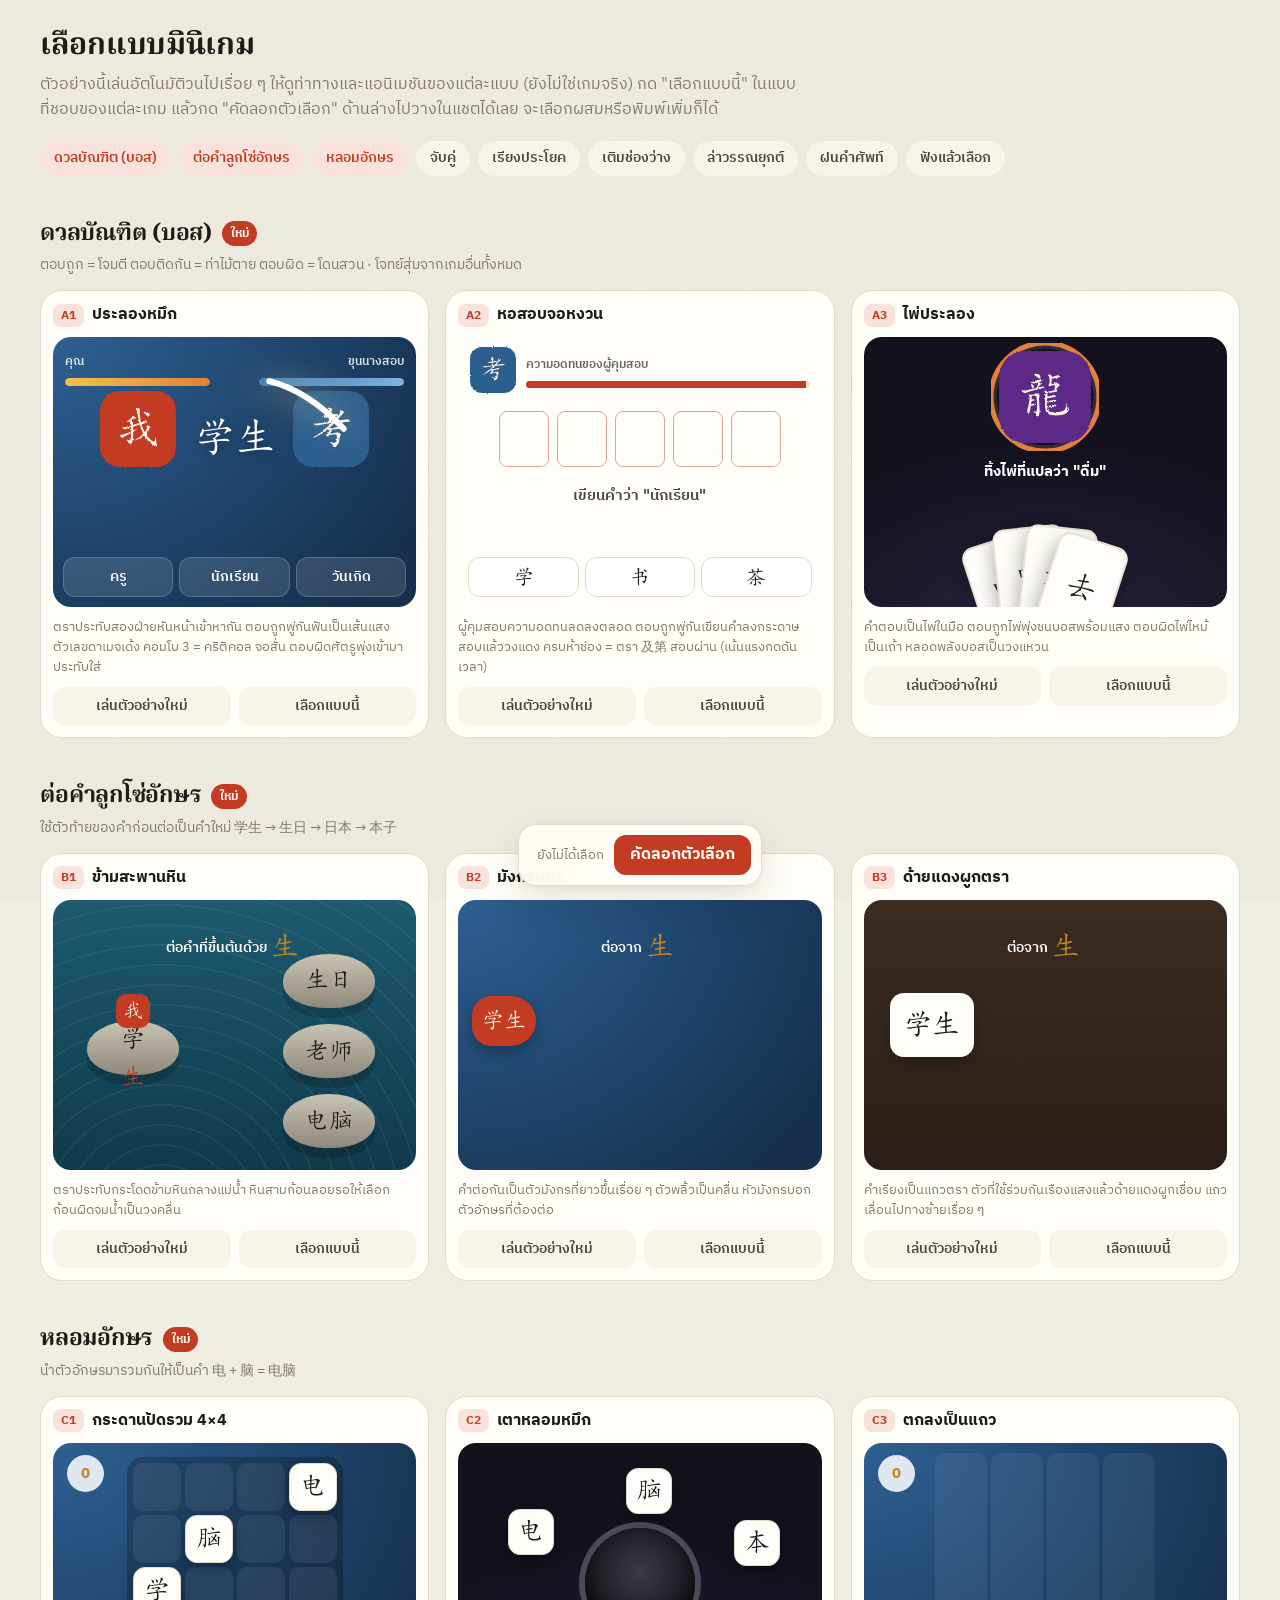
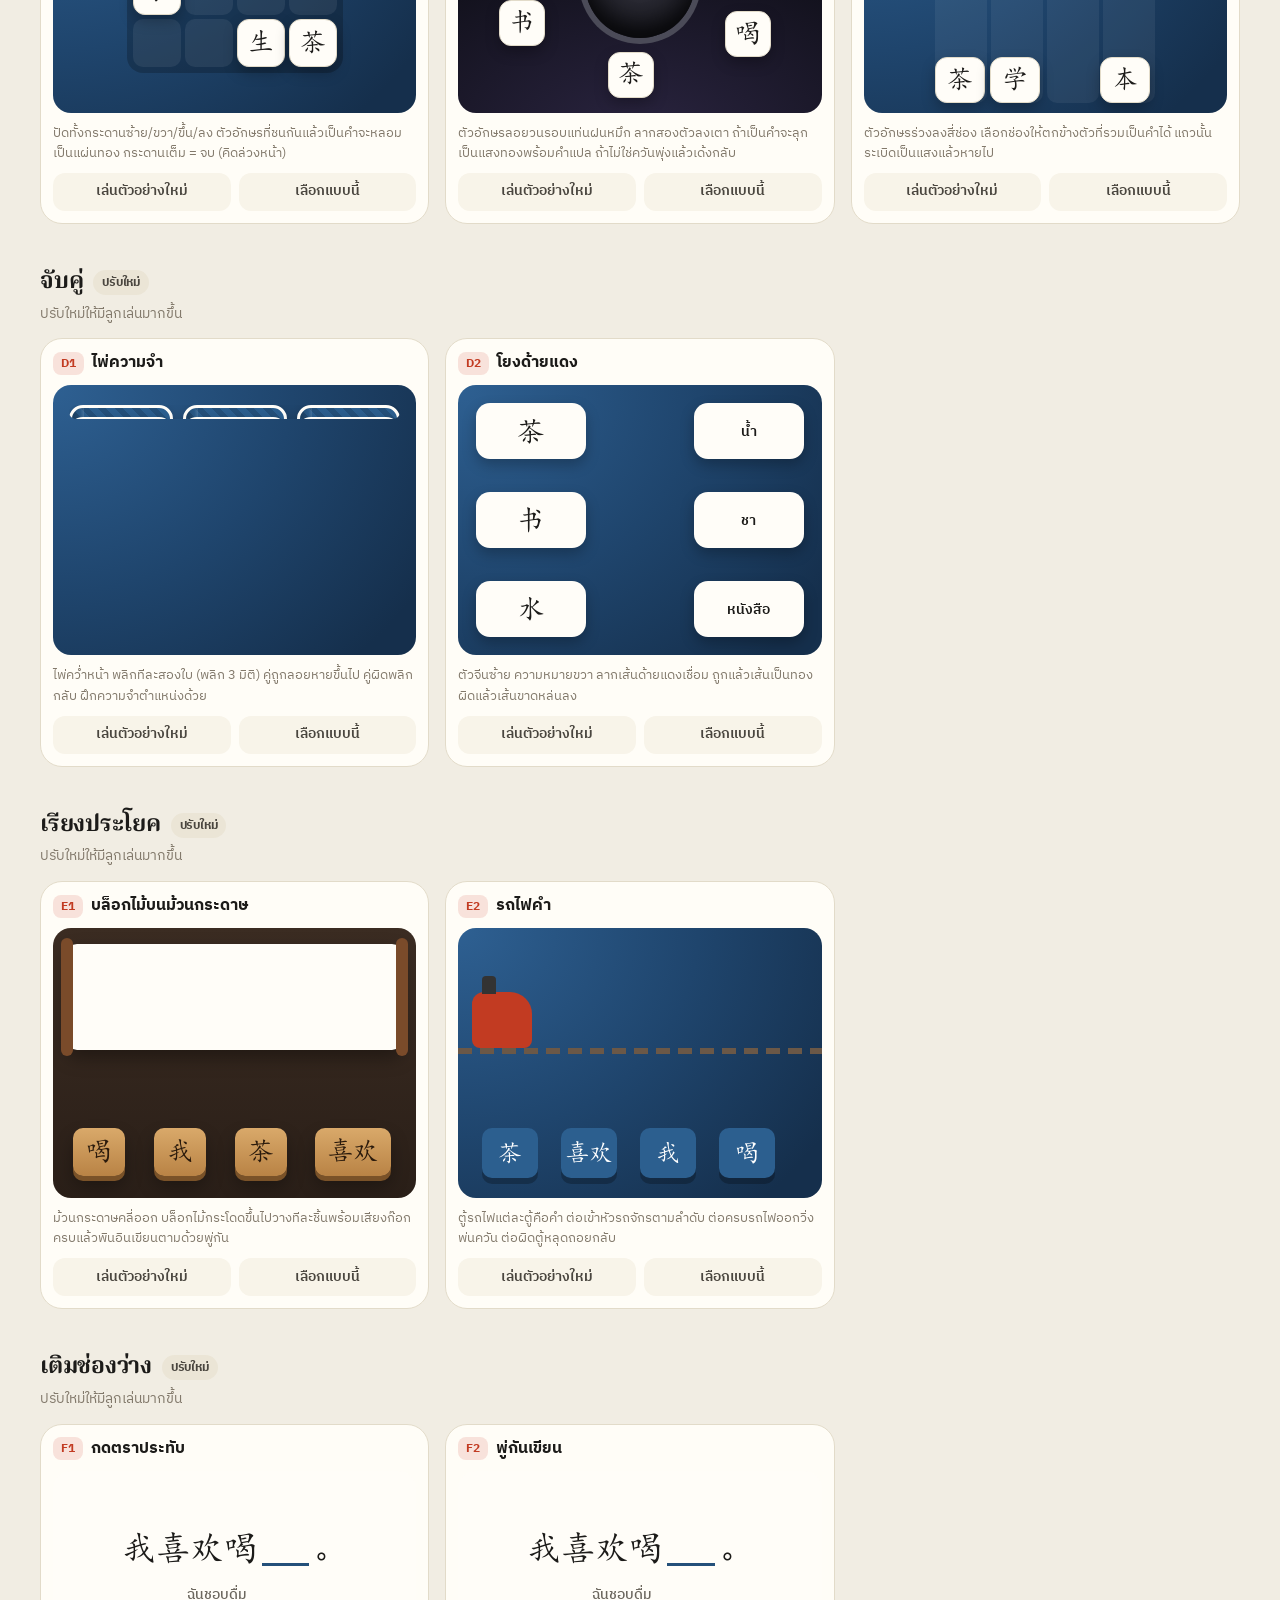
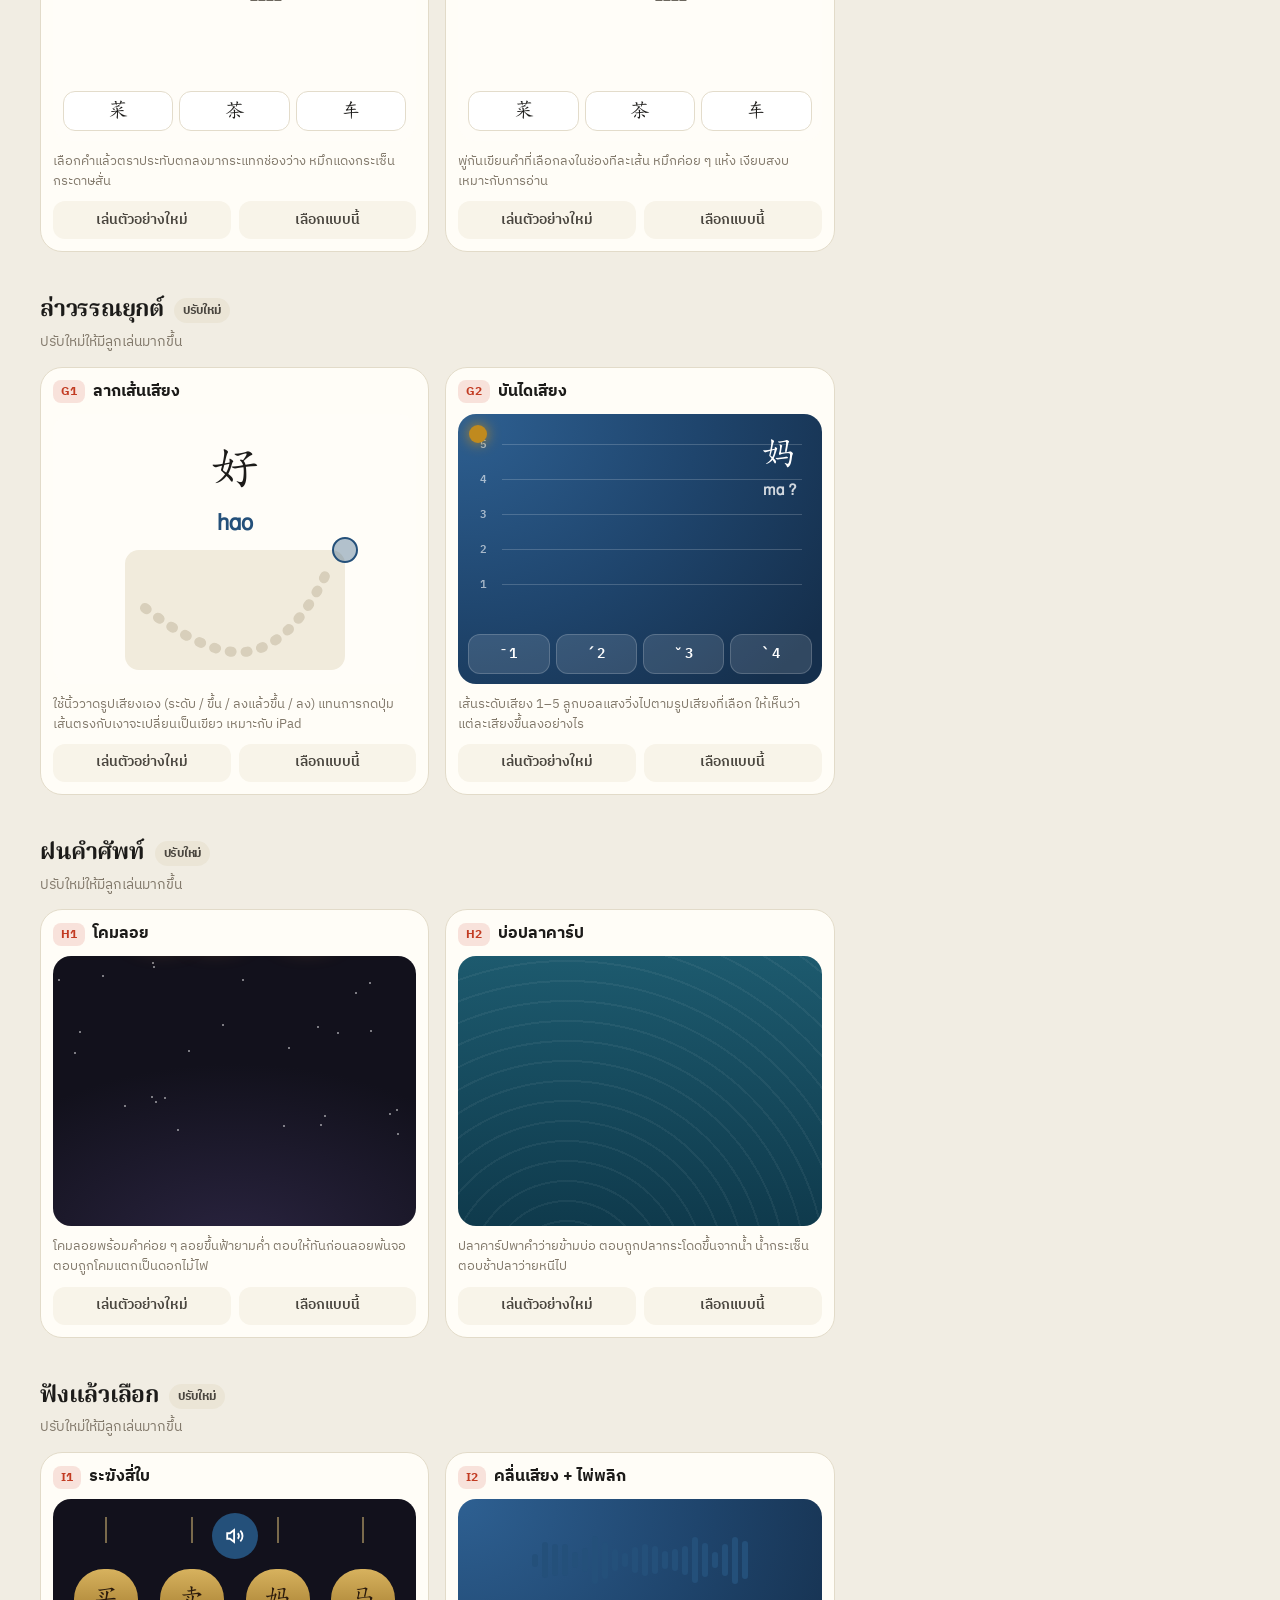
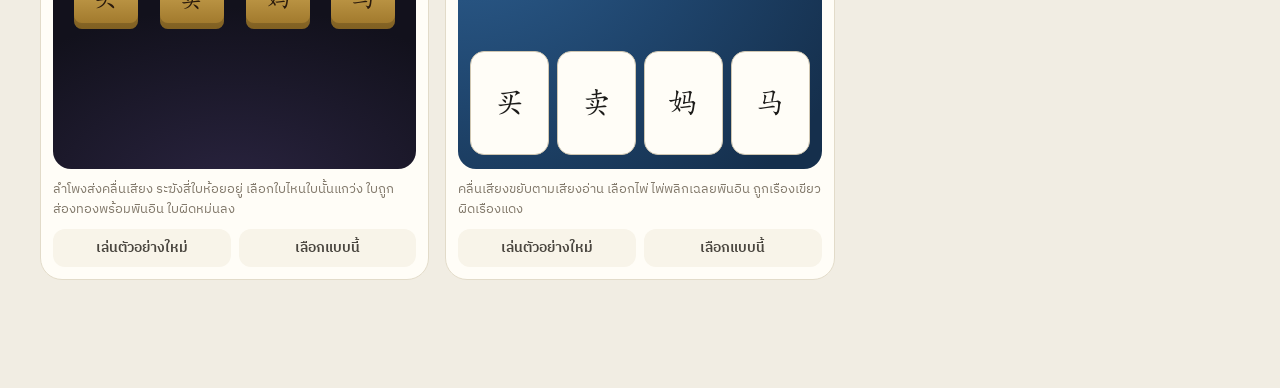
<file: proto/games.html>
<!DOCTYPE html>
<html lang="th">
<head>
<meta charset="UTF-8">
<meta name="viewport" content="width=device-width, initial-scale=1">
<title>Mini-game styles · Library of Limu</title>
<link href="https://fonts.googleapis.com/css2?family=IBM+Plex+Sans+Thai:wght@400;500;600;700&family=Noto+Serif+Thai:wght@600;700&display=swap" rel="stylesheet">
<link rel="stylesheet" href="../css/app.css">
<link rel="stylesheet" href="../css/v4.css">
<script>
(function () {
  var t = null;
  try { var d = JSON.parse(localStorage.getItem('offy.v4') || 'null'); t = d && d.settings && d.settings.theme; } catch (e) {}
  if (t !== 'dark' && t !== 'light') t = matchMedia('(prefers-color-scheme: dark)').matches ? 'dark' : 'light';
  document.documentElement.setAttribute('data-theme', t);
})();
</script>
<style>
  body { padding: 0 0 80px; }
  .wrap { max-width: 1240px; margin: 0 auto; padding: 28px 20px; }
  .top h1 { font-family: var(--display); font-size: 30px; }
  .top p { color: var(--muted); margin-top: 6px; max-width: 760px; line-height: 1.6; }
  .toc { display: flex; flex-wrap: wrap; gap: 8px; margin: 18px 0 8px; }
  .toc a { padding: 7px 14px; border-radius: 99px; background: var(--surface-2); color: var(--ink-2); font-size: 13.5px; font-weight: 600; text-decoration: none; }
  .toc a.new { background: var(--seal-soft); color: var(--seal); }
  .sec { margin-top: 44px; scroll-margin-top: 16px; }
  .sec h2 { font-family: var(--display); font-size: 23px; display: flex; align-items: center; gap: 10px; }
  .sec h2 .tag { font: 700 11.5px var(--ui); padding: 3px 9px; border-radius: 99px; background: var(--seal); color: #fff6ea; }
  .sec h2 .tag.old { background: var(--surface-3); color: var(--ink-2); }
  .sec > p { color: var(--muted); margin: 6px 0 14px; font-size: 14px; }
  .vars { display: grid; grid-template-columns: repeat(auto-fill, minmax(min(100%, 340px), 1fr)); gap: 16px; }
  .var { background: var(--surface); border: 1.5px solid var(--line); border-radius: 22px; padding: 12px; display: flex; flex-direction: column; gap: 10px; transition: border-color .2s, box-shadow .2s; }
  .var.on { border-color: var(--seal); box-shadow: 0 0 0 3px var(--seal-soft); }
  .var .vh { display: flex; align-items: center; gap: 8px; }
  .var .vh b { font-size: 15.5px; flex: 1; }
  .var .vh .k { font: 700 12px var(--ui); color: var(--seal); background: var(--seal-soft); border-radius: 8px; padding: 2px 8px; }
  .var .vd { font-size: 13px; color: var(--muted); line-height: 1.55; }
  .var .va { display: flex; gap: 8px; }
  .var .va button { flex: 1; height: 38px; border-radius: 12px; font-weight: 600; font-size: 13.5px; background: var(--surface-2); color: var(--ink-2); }
  .var.on .va .pick { background: var(--seal); color: #fff6ea; }
  .out { position: fixed; left: 50%; bottom: 14px; transform: translateX(-50%); z-index: 50; display: flex; gap: 10px; align-items: center; padding: 10px 10px 10px 18px; border-radius: 18px; background: color-mix(in srgb, var(--surface) 92%, transparent); backdrop-filter: blur(14px); -webkit-backdrop-filter: blur(14px); box-shadow: var(--sh-2); border: 1px solid var(--line); max-width: calc(100% - 24px); }
  .out span { font-size: 13px; color: var(--muted); white-space: nowrap; overflow: hidden; text-overflow: ellipsis; max-width: 52vw; }
  .out button { height: 40px; padding: 0 16px; border-radius: 12px; background: var(--seal); color: #fff6ea; font-weight: 700; white-space: nowrap; }

  /* ---------- the demo stage ---------- */
  .demo { position: relative; height: 270px; border-radius: 18px; overflow: hidden; isolation: isolate; color: var(--ink); -webkit-user-select: none; user-select: none; }
  .demo.felt { background: radial-gradient(120% 140% at 0% 0%, var(--felt-a), var(--felt-b) 55%, var(--felt-c)); color: #fff; }
  .demo.paper { background: var(--paper); color: #1c1b19; }
  .demo.night { background: radial-gradient(120% 100% at 50% 110%, #2a2440, #12111c 70%); color: #fff; }
  .demo.water { background: linear-gradient(180deg, #1d5a6e, #0f3a4c); color: #fff; }
  .demo.wood { background: linear-gradient(180deg, #3b2c22, #2a1f18); color: #fff; }
  .demo .hz, .hz { font-family: var(--hz); font-weight: 400; }
  .pt { position: absolute; border-radius: 50%; pointer-events: none; z-index: 30; }
  .ft { position: absolute; z-index: 31; font: 800 18px var(--ui); color: var(--gold); text-shadow: 0 2px 8px rgba(0,0,0,.4); pointer-events: none; white-space: nowrap; }
  .ft.big { font-size: 26px; color: #fff; }
  .ft.bad { color: #ff7a66; }
  .tile { position: absolute; display: grid; place-items: center; background: var(--paper); color: #1c1b19; border-radius: 12px; box-shadow: 0 6px 14px rgba(0,0,0,.25); font-family: var(--hz); }
  .sealx2 { display: grid; place-items: center; background: var(--seal); color: #fff6ea; border-radius: 12px; font-family: var(--hz); filter: url(#rough); }
  .ob { position: absolute; left: 10px; right: 10px; bottom: 10px; display: grid; grid-template-columns: repeat(3, 1fr); gap: 6px; z-index: 5; }
  .ob.n2 { grid-template-columns: repeat(2, 1fr); } .ob.n4 { grid-template-columns: repeat(4, 1fr); }
  .ob b { height: 40px; border-radius: 12px; display: grid; place-items: center; background: rgba(255,255,255,.12); color: inherit; font: 600 13.5px var(--ui); border: 1.5px solid rgba(255,255,255,.18); transition: background .2s, border-color .2s, transform .2s; }
  .paper .ob b { background: #fff; border-color: #e3dccb; color: #1c1b19; }
  .ob b.hz { font-family: var(--hz); font-size: 20px; font-weight: 400; }
  .ob b.pick { transform: scale(.94); border-color: var(--gold); }
  .ob b.ok { background: var(--good); border-color: var(--good); color: #fff; transform: scale(1.04); }
  .ob b.no { background: var(--bad); border-color: var(--bad); color: #fff; animation: shake .4s; }
  .ob b.dim { opacity: .35; }
  .flash { position: absolute; inset: 0; z-index: 40; pointer-events: none; opacity: 0; }
  .combo2 { position: absolute; right: 12px; top: 10px; z-index: 20; font: 800 14px var(--ui); color: var(--gold); background: rgba(0,0,0,.25); padding: 4px 10px; border-radius: 99px; opacity: 0; }
  .banner { position: absolute; left: 50%; top: 42%; z-index: 45; transform: translate(-50%, -50%); }

  /* duel */
  .hpbar { position: absolute; top: 12px; width: 40%; z-index: 6; }
  .hpbar.l { left: 12px; } .hpbar.r { right: 12px; text-align: right; }
  .hpbar span { font: 600 11.5px var(--ui); opacity: .85; }
  .hpbar i { display: block; height: 8px; margin-top: 4px; border-radius: 9px; background: rgba(0,0,0,.3); position: relative; overflow: hidden; }
  .hpbar i::after { content: ""; position: absolute; inset: 0; width: var(--w); background: linear-gradient(90deg, #f0c24b, #e3803c); border-radius: 9px; transition: width .5s cubic-bezier(.3,1.4,.5,1); }
  .hpbar.r i::after { left: auto; right: 0; background: linear-gradient(270deg, #7fb2e0, #3f7db5); }
  .fig { position: absolute; top: 54px; width: 76px; height: 76px; }
  .fig.l { left: 13%; } .fig.r { right: 13%; }
  .fig .sealx2 { width: 100%; height: 100%; font-size: 44px; border-radius: 20px; }
  .fig .sealx2.blue { background: #2c5f8f; }
  .duel-q { position: absolute; left: 50%; top: 70px; transform: translateX(-50%); font-size: 40px; z-index: 6; text-shadow: 0 3px 10px rgba(0,0,0,.35); }
  .slash { position: absolute; left: 0; top: 0; width: 100%; height: 100%; z-index: 8; pointer-events: none; overflow: visible; }
  .slash path { fill: none; stroke: #fff; stroke-width: 6; stroke-linecap: round; stroke-dasharray: 160; stroke-dashoffset: 160; filter: drop-shadow(0 0 6px rgba(255,220,140,.9)); }

  /* exam hall */
  .exam-top { position: absolute; left: 12px; right: 12px; top: 10px; display: flex; align-items: center; gap: 10px; }
  .exam-top .sealx2 { width: 46px; height: 46px; font-size: 26px; background: #2c5f8f; }
  .exam-top .pat { flex: 1; }
  .exam-top .pat small { font: 600 11.5px var(--ui); color: #6c675e; }
  .exam-top .pat i { display: block; height: 7px; border-radius: 9px; background: #e9e3d4; overflow: hidden; margin-top: 4px; }
  .exam-top .pat i::after { content: ""; display: block; height: 100%; width: var(--w, 100%); background: var(--seal); transition: width .3s linear; }
  .sheet5 { position: absolute; left: 50%; top: 74px; transform: translateX(-50%); display: flex; gap: 8px; }
  .sheet5 .cell { position: relative; width: 50px; height: 56px; border: 1.5px solid #d9a59c; border-radius: 8px; background: #fffdf8; display: grid; place-items: center; font-family: var(--hz); font-size: 30px; color: #1c1b19; }
  .sheet5 .cell .ink { clip-path: inset(0 100% 0 0); }
  .sheet5 .cell svg { position: absolute; inset: -6px; width: calc(100% + 12px); height: calc(100% + 12px); }
  .sheet5 .cell svg circle { fill: none; stroke: var(--seal); stroke-width: 3; stroke-dasharray: 190; stroke-dashoffset: 190; }
  .prompt-l { position: absolute; left: 0; right: 0; top: 146px; text-align: center; font: 600 15px var(--ui); color: #4a463f; }

  /* card battle */
  .boss { position: absolute; left: 50%; top: 14px; transform: translateX(-50%); width: 92px; height: 92px; }
  .boss .sealx2 { width: 100%; height: 100%; font-size: 52px; border-radius: 26px; background: #5b2a86; }
  .boss .ring { position: absolute; inset: -8px; }
  .boss .ring circle { fill: none; stroke-width: 5; }
  .boss .ring .bg { stroke: rgba(255,255,255,.12); }
  .boss .ring .hp { stroke: #e3803c; stroke-dasharray: 339; stroke-linecap: round; transform: rotate(-90deg); transform-origin: 50% 50%; transition: stroke-dashoffset .5s; }
  .bq { position: absolute; left: 50%; top: 122px; transform: translateX(-50%); font: 700 15px var(--ui); white-space: nowrap; }
  .hand { position: absolute; left: 50%; bottom: -14px; width: 0; height: 0; }
  .hand .card { position: absolute; left: -36px; bottom: 0; width: 72px; height: 98px; border-radius: 12px; background: var(--paper); color: #1c1b19; box-shadow: 0 8px 20px rgba(0,0,0,.35); display: grid; place-items: center; font-family: var(--hz); font-size: 30px; transform-origin: 50% 180%; transition: transform .35s cubic-bezier(.3,1.3,.5,1), filter .3s, opacity .3s; border: 2px solid #e9e3d4; }

  /* chain: stones */
  .river::before { content: ""; position: absolute; inset: 0; background: repeating-radial-gradient(circle at 30% 120%, transparent 0 18px, rgba(255,255,255,.05) 18px 20px); animation: drift 6s linear infinite; }
  @keyframes drift { to { background-position: 60px 0; } }
  .stone { position: absolute; width: 92px; height: 54px; border-radius: 50% 50% 46% 46%; background: linear-gradient(180deg, #c9c3b4, #8f897c); color: #1c1b19; display: grid; place-items: center; font-family: var(--hz); font-size: 24px; box-shadow: 0 10px 0 rgba(0,0,0,.18); transform: translate(-50%, -50%); transition: left .5s cubic-bezier(.4,0,.2,1), top .5s cubic-bezier(.4,0,.2,1), opacity .4s; }
  .stone.cand { animation: bob 2s ease-in-out infinite; animation-delay: var(--d, 0s); }
  @keyframes bob { 50% { translate: 0 -5px; } }
  .stone.glow { box-shadow: 0 0 0 4px var(--gold), 0 10px 0 rgba(0,0,0,.18); }
  .stone u { text-decoration: none; color: var(--seal); }
  .hopper { position: absolute; width: 34px; height: 34px; z-index: 10; transform: translate(-50%, -100%); }
  .hopper .sealx2 { width: 100%; height: 100%; font-size: 20px; border-radius: 10px; }
  .ripple { position: absolute; width: 20px; height: 8px; border: 2px solid rgba(255,255,255,.6); border-radius: 50%; transform: translate(-50%, -50%); pointer-events: none; }

  /* chain: dragon */
  .dragon { position: absolute; left: 14px; right: 14px; top: 96px; display: flex; align-items: center; gap: 4px; flex-wrap: nowrap; }
  .seg { flex: none; padding: 8px 10px; border-radius: 16px; background: var(--paper); color: #1c1b19; font-family: var(--hz); font-size: 22px; box-shadow: 0 6px 14px rgba(0,0,0,.25); animation: wave 1.8s ease-in-out infinite; animation-delay: calc(var(--i) * -.18s); }
  .seg.head { background: var(--seal); color: #fff6ea; border-radius: 20px 26px 26px 20px; }
  .seg u { text-decoration: none; color: var(--seal); } .seg.head u { color: #ffe9a8; }
  @keyframes wave { 50% { transform: translateY(-9px); } }
  .need { position: absolute; left: 0; right: 0; top: 30px; text-align: center; font: 600 14px var(--ui); }
  .need .hz { font-size: 28px; color: var(--gold); vertical-align: -4px; margin: 0 4px; }

  /* chain: seals + thread */
  .rail { position: absolute; left: 0; top: 70px; height: 110px; display: flex; align-items: center; gap: 40px; padding-left: 26px; transition: transform .6s cubic-bezier(.4,0,.2,1); }
  .rail .ws { position: relative; flex: none; padding: 10px 14px; border-radius: 14px; background: var(--paper); color: #1c1b19; font-family: var(--hz); font-size: 28px; box-shadow: 0 6px 14px rgba(0,0,0,.2); }
  .rail .ws u { text-decoration: none; position: relative; }
  .rail .ws u.lit { color: var(--seal); text-shadow: 0 0 14px rgba(194,59,34,.5); }
  .thread { position: absolute; top: 50%; right: 100%; width: 40px; height: 4px; margin-top: -2px; background: var(--seal); transform-origin: left center; transform: scaleX(0); transition: transform .35s ease-out; border-radius: 2px; }
  .ws.linked .thread { transform: scaleX(1); }

  /* merge grid */
  .grid4 { position: absolute; left: 50%; top: 14px; width: 216px; height: 216px; transform: translateX(-50%); background: rgba(0,0,0,.22); border-radius: 16px; padding: 6px; }
  .grid4 .slot { position: absolute; width: 48px; height: 48px; border-radius: 10px; background: rgba(255,255,255,.07); }
  .grid4 .tile { width: 48px; height: 48px; font-size: 26px; transition: left .22s cubic-bezier(.3,0,.2,1), top .22s cubic-bezier(.3,0,.2,1), transform .25s; }
  .grid4 .tile.gold { background: linear-gradient(180deg, #f8e4a6, #e6b54e); font-size: 19px; letter-spacing: -1px; box-shadow: 0 0 18px rgba(230,181,78,.7), 0 6px 14px rgba(0,0,0,.25); }
  .score { position: absolute; left: 14px; top: 12px; font: 800 15px var(--ui); color: var(--gold); }

  /* merge furnace */
  .stone-pot { position: absolute; left: 50%; top: 52%; width: 110px; height: 110px; transform: translate(-50%, -50%); border-radius: 50%; background: radial-gradient(circle at 50% 40%, #3a3a46, #15151b 70%); box-shadow: inset 0 -10px 20px rgba(0,0,0,.6), 0 0 0 6px #4b4b58; }
  .stone-pot.hot { box-shadow: inset 0 -10px 20px rgba(0,0,0,.6), 0 0 0 6px #e6b54e, 0 0 40px 10px rgba(230,181,78,.55); }
  .orb { position: absolute; width: 46px; height: 46px; font-size: 26px; transform: translate(-50%, -50%); transition: left .6s cubic-bezier(.5,0,.3,1), top .6s cubic-bezier(.5,0,.3,1), transform .3s, opacity .3s; }
  .born { position: absolute; left: 50%; top: 50%; transform: translate(-50%, -50%) scale(.3); opacity: 0; z-index: 20; text-align: center; }
  .born b { display: block; font-family: var(--hz); font-size: 40px; font-weight: 400; color: #fff; text-shadow: 0 0 18px rgba(230,181,78,.9); }
  .born small { font: 600 13px var(--ui); color: var(--gold); }

  /* merge drop */
  .cols { position: absolute; left: 50%; top: 10px; bottom: 10px; width: 220px; transform: translateX(-50%); display: grid; grid-template-columns: repeat(4, 1fr); gap: 4px; }
  .cols > i { background: rgba(255,255,255,.06); border-radius: 10px; }
  .cols .tile { width: 50px; height: 46px; font-size: 26px; transition: top .45s cubic-bezier(.5,0,.5,1.3); }

  /* memory cards */
  .mem { position: absolute; inset: 16px; display: grid; grid-template-columns: repeat(3, 1fr); grid-template-rows: repeat(2, 1fr); gap: 10px; perspective: 700px; }
  .mc { position: relative; transform-style: preserve-3d; transition: transform .45s cubic-bezier(.4,0,.2,1); }
  .mc.up { transform: rotateY(180deg); }
  .mc > div { position: absolute; inset: 0; border-radius: 14px; backface-visibility: hidden; display: grid; place-items: center; }
  .mc .bk { background: repeating-linear-gradient(45deg, #2c5f8f 0 6px, #24507a 6px 12px); border: 3px solid #fffdf8; box-shadow: 0 6px 14px rgba(0,0,0,.3); }
  .mc .fr { background: var(--paper); color: #1c1b19; transform: rotateY(180deg); font: 600 14px var(--ui); box-shadow: 0 6px 14px rgba(0,0,0,.3); }
  .mc .fr.hz { font-family: var(--hz); font-size: 32px; font-weight: 400; }
  .mc.got { animation: gotIt .7s cubic-bezier(.4,0,.2,1) forwards; }
  @keyframes gotIt { 30% { transform: rotateY(180deg) scale(1.08); } to { transform: rotateY(180deg) scale(.2) translateY(-140px); opacity: 0; } }

  /* red thread match */
  .colL, .colR { position: absolute; top: 18px; bottom: 18px; display: flex; flex-direction: column; justify-content: space-between; }
  .colL { left: 18px; } .colR { right: 18px; }
  .colL b, .colR b { width: 110px; height: 56px; border-radius: 14px; background: var(--paper); color: #1c1b19; display: grid; place-items: center; box-shadow: 0 6px 14px rgba(0,0,0,.25); transition: transform .3s, opacity .4s, box-shadow .3s; }
  .colL b { font-family: var(--hz); font-size: 28px; font-weight: 400; }
  .colR b { font: 600 14px var(--ui); }
  .colL b.done, .colR b.done { opacity: .25; transform: scale(.9); }
  .thr { position: absolute; inset: 0; width: 100%; height: 100%; z-index: 4; pointer-events: none; }
  .thr path { fill: none; stroke: var(--seal); stroke-width: 4; stroke-linecap: round; }

  /* word blocks on a scroll */
  .scroll { position: absolute; left: 14px; right: 14px; top: 16px; height: 106px; background: var(--paper); border-radius: 10px; box-shadow: 0 8px 18px rgba(0,0,0,.35); transform-origin: left center; }
  .scroll::before, .scroll::after { content: ""; position: absolute; top: -6px; bottom: -6px; width: 12px; border-radius: 6px; background: #7a4b2a; }
  .scroll::before { left: -6px; } .scroll::after { right: -6px; }
  .scroll .py { position: absolute; left: 0; right: 0; bottom: 10px; text-align: center; font: 600 15px var(--pinyin); color: #24507a; clip-path: inset(0 100% 0 0); }
  .blk { position: absolute; height: 48px; min-width: 52px; padding: 0 12px; border-radius: 10px; background: linear-gradient(180deg, #d9a96a, #b98345); color: #2a1a0c; font-family: var(--hz); font-size: 26px; display: grid; place-items: center; box-shadow: 0 5px 0 #7a5228, 0 10px 18px rgba(0,0,0,.3); transition: left .45s cubic-bezier(.5,0,.3,1), top .45s cubic-bezier(.5,0,.3,1); }

  /* train */
  .track { position: absolute; left: 0; right: 0; top: 120px; height: 6px; background: repeating-linear-gradient(90deg, #6b5847 0 14px, transparent 14px 22px); }
  .train { position: absolute; left: 14px; top: 64px; display: flex; gap: 6px; align-items: flex-end; transition: transform 1.2s cubic-bezier(.6,0,.4,1); }
  .loco { width: 60px; height: 56px; border-radius: 12px 22px 8px 8px; background: var(--seal); position: relative; }
  .loco::before { content: ""; position: absolute; left: 10px; top: -16px; width: 14px; height: 18px; background: #333; border-radius: 4px 4px 0 0; }
  .car { width: 56px; height: 50px; border-radius: 10px; background: #2c5f8f; color: #fff; display: grid; place-items: center; font-family: var(--hz); font-size: 24px; box-shadow: 0 6px 0 rgba(0,0,0,.25); }
  .car.wait { position: absolute; transition: left .5s cubic-bezier(.5,0,.3,1), top .5s cubic-bezier(.5,0,.3,1), transform .3s; }
  .puff { position: absolute; width: 18px; height: 18px; border-radius: 50%; background: rgba(255,255,255,.6); pointer-events: none; }

  /* cloze */
  .sent { position: absolute; left: 0; right: 0; top: 52px; text-align: center; font-family: var(--hz); font-size: 34px; color: #1c1b19; }
  .gap2 { display: inline-block; position: relative; min-width: 1.4em; height: 1.2em; vertical-align: -.18em; border-bottom: 3px solid #24507a; margin: 0 4px; }
  .gap2 .w { position: absolute; inset: 0; display: grid; place-items: center; color: var(--seal); }
  .stampx { position: absolute; z-index: 20; width: 64px; height: 64px; font-size: 36px; border-radius: 14px; }
  .mean2 { position: absolute; left: 0; right: 0; top: 112px; text-align: center; font: 500 14px var(--ui); color: #6c675e; }
  .brush { position: absolute; z-index: 20; width: 14px; height: 40px; background: linear-gradient(180deg, #7a4b2a 60%, #1c1b19 60%); border-radius: 4px 4px 10px 10px; transform-origin: 50% 100%; transform: rotate(25deg); opacity: 0; }

  /* tone: draw contour */
  .tcard { position: absolute; left: 50%; top: 18px; transform: translateX(-50%); text-align: center; }
  .tcard .hz { font-size: 48px; color: #1c1b19; display: block; }
  .tcard .py { font: 600 22px var(--pinyin); color: #24507a; }
  .pad { position: absolute; left: 50%; bottom: 14px; transform: translateX(-50%); width: 220px; height: 120px; border-radius: 14px; background: #f1ebdc; }
  .pad svg { width: 100%; height: 100%; }
  .pad .ghost { fill: none; stroke: #d8cfbb; stroke-width: 10; stroke-linecap: round; stroke-linejoin: round; stroke-dasharray: 2 14; }
  .pad .ink { fill: none; stroke: #1c1b19; stroke-width: 9; stroke-linecap: round; stroke-linejoin: round; }
  .pad .ink.ok { stroke: var(--good); }
  .fing { position: absolute; width: 26px; height: 26px; border-radius: 50%; background: rgba(36,80,122,.35); border: 2px solid #24507a; transform: translate(-50%, -50%); z-index: 5; }

  /* tone: pitch ladder */
  .ladder { position: absolute; left: 20px; right: 20px; top: 20px; height: 150px; }
  .ladder .ln { position: absolute; left: 24px; right: 0; height: 1px; background: rgba(255,255,255,.18); }
  .ladder .ln b { position: absolute; left: -22px; top: -8px; font: 600 11px var(--ui); opacity: .6; }
  .ladder svg { position: absolute; left: 24px; right: 0; top: 0; width: calc(100% - 24px); height: 100%; overflow: visible; }
  .ladder svg path { fill: none; stroke-width: 6; stroke-linecap: round; stroke-linejoin: round; }
  .ball { position: absolute; width: 18px; height: 18px; border-radius: 50%; background: var(--gold); box-shadow: 0 0 14px var(--gold); transform: translate(-50%, -50%); z-index: 5; }
  .tsyl { position: absolute; right: 26px; top: 14px; text-align: right; }
  .tsyl .hz { font-size: 34px; } .tsyl small { display: block; font: 600 15px var(--pinyin); opacity: .8; }

  /* lanterns */
  .lan { position: absolute; width: 56px; height: 70px; transform: translate(-50%, 0); }
  .lan .body { width: 100%; height: 100%; border-radius: 40% 40% 34% 34%; background: radial-gradient(circle at 50% 40%, #ffd27a, #e0582e 70%); display: grid; place-items: center; font-family: var(--hz); font-size: 26px; color: #3b1206; box-shadow: 0 0 26px 6px rgba(255,160,70,.45); animation: sway 2.4s ease-in-out infinite; }
  .lan .body::before, .lan .body::after { content: ""; position: absolute; left: 30%; right: 30%; height: 5px; background: #7a3b1a; border-radius: 3px; }
  .lan .body::before { top: -3px; } .lan .body::after { bottom: -3px; }
  @keyframes sway { 50% { transform: rotate(4deg); } }
  .star { position: absolute; width: 2px; height: 2px; background: #fff; border-radius: 50%; opacity: .6; }

  /* koi */
  .fish { position: absolute; width: 96px; height: 40px; transform: translate(-50%, -50%); z-index: 3; }
  .fish .fb { position: absolute; left: 14px; top: 0; width: 72px; height: 40px; border-radius: 50%; background: radial-gradient(circle at 30% 40%, #fff6ea, #f1a25b 70%); display: grid; place-items: center; font-family: var(--hz); font-size: 22px; color: #3b1206; }
  .fish .tail { position: absolute; left: 0; top: 8px; width: 0; height: 0; border-top: 12px solid transparent; border-bottom: 12px solid transparent; border-right: 20px solid #e8843e; animation: tail .5s ease-in-out infinite alternate; transform-origin: right center; }
  @keyframes tail { to { transform: scaleY(.6) rotate(10deg); } }
  .fish.flip { scale: -1 1; } .fish.flip .fb { scale: -1 1; }

  /* bells */
  .bells { position: absolute; left: 10px; right: 10px; top: 70px; display: grid; grid-template-columns: repeat(4, 1fr); }
  .bell { justify-self: center; width: 64px; text-align: center; transform-origin: 50% -26px; }
  .bell .cup { width: 64px; height: 60px; border-radius: 30px 30px 8px 8px; background: linear-gradient(180deg, #d7b25e, #9c7428); display: grid; place-items: center; font-family: var(--hz); font-size: 26px; color: #2a1a0c; box-shadow: inset 0 -6px 0 rgba(0,0,0,.18); }
  .bell .str { width: 2px; height: 26px; background: #7a6a4c; margin: -26px auto 0; position: relative; top: -26px; }
  .bell small { display: block; margin-top: 4px; font: 600 12px var(--pinyin); opacity: 0; color: var(--gold); }
  .bell.ring { animation: ring .9s ease-out; }
  @keyframes ring { 15% { transform: rotate(16deg); } 35% { transform: rotate(-12deg); } 55% { transform: rotate(8deg); } 75% { transform: rotate(-4deg); } }
  .bell.ok .cup { background: linear-gradient(180deg, #fff1b8, #e6b54e); box-shadow: 0 0 26px 6px rgba(230,181,78,.6); }
  .bell.ok small { opacity: 1; }
  .bell.no .cup { filter: grayscale(1) brightness(.6); }
  .spk { position: absolute; left: 50%; top: 14px; width: 46px; height: 46px; margin-left: -23px; border-radius: 50%; background: var(--accent); display: grid; place-items: center; z-index: 3; }
  .spk svg { width: 22px; height: 22px; stroke: #fff; fill: none; stroke-width: 2; }
  .wave-r { position: absolute; left: 50%; top: 37px; width: 46px; height: 46px; margin: -23px 0 0 -23px; border: 2px solid var(--accent); border-radius: 50%; pointer-events: none; }

  /* waveform */
  .wf { position: absolute; left: 50%; top: 26px; transform: translateX(-50%); display: flex; gap: 4px; align-items: center; height: 70px; }
  .wf i { width: 6px; border-radius: 3px; background: var(--accent); height: 10px; transition: height .12s; }
  .cards4 { position: absolute; left: 12px; right: 12px; bottom: 14px; display: grid; grid-template-columns: repeat(4, 1fr); gap: 8px; perspective: 600px; }
  .c4 { position: relative; height: 104px; transform-style: preserve-3d; transition: transform .5s cubic-bezier(.4,0,.2,1); }
  .c4.flip { transform: rotateY(180deg); }
  .c4 > div { position: absolute; inset: 0; border-radius: 14px; backface-visibility: hidden; display: grid; place-items: center; text-align: center; background: var(--surface); color: var(--ink); border: 1.5px solid var(--line-2); }
  .c4 .a { font-family: var(--hz); font-size: 30px; }
  .c4 .b { transform: rotateY(180deg); font: 600 14px var(--pinyin); }
  .c4.ok .b { background: var(--good-soft); border-color: var(--good); color: var(--good); }
  .c4.no .b { background: var(--bad-soft); border-color: var(--bad); color: var(--bad); }
  @media (max-width: 420px) { .demo { height: 250px; } }
</style>
</head>
<body>
<svg width="0" height="0" style="position:absolute" aria-hidden="true"><filter id="rough" x="-10%" y="-10%" width="120%" height="120%"><feTurbulence type="fractalNoise" baseFrequency=".85" numOctaves="2" seed="4" result="n"/><feDisplacementMap in="SourceGraphic" in2="n" scale="2.4" xChannelSelector="R" yChannelSelector="G"/></filter></svg>
<div class="wrap">
  <div class="top">
    <h1>เลือกแบบมินิเกม</h1>
    <p>ตัวอย่างนี้เล่นอัตโนมัติวนไปเรื่อย ๆ ให้ดูท่าทางและแอนิเมชันของแต่ละแบบ (ยังไม่ใช่เกมจริง) กด "เลือกแบบนี้" ในแบบที่ชอบของแต่ละเกม แล้วกด "คัดลอกตัวเลือก" ด้านล่างไปวางในแชตได้เลย จะเลือกผสมหรือพิมพ์เพิ่มก็ได้</p>
    <nav class="toc" id="toc"></nav>
  </div>
  <div id="secs"></div>
</div>
<div class="out"><span id="outTxt">ยังไม่ได้เลือก</span><button id="outCopy">คัดลอกตัวเลือก</button></div>

<script>
'use strict';
const $ = (s, r = document) => r.querySelector(s), $$ = (s, r = document) => [...r.querySelectorAll(s)];
const sleep = ms => new Promise(r => setTimeout(r, ms));
const rnd = (a, b) => a + Math.random() * (b - a);

/* ---------- little effects shared by every demo ---------- */
function at(el, host) { const a = el.getBoundingClientRect(), b = host.getBoundingClientRect(); return [a.left - b.left + a.width / 2, a.top - b.top + a.height / 2]; }
function burst(host, x, y, { n = 16, color = '#e6b54e', dist = 64, size = 7 } = {}) {
  for (let i = 0; i < n; i++) {
    const d = document.createElement('i'); d.className = 'pt';
    d.style.cssText = `left:${x}px;top:${y}px;width:${size}px;height:${size}px;background:${color}`; host.appendChild(d);
    const a = Math.random() * Math.PI * 2, r = dist * rnd(.45, 1.15);
    d.animate([{ transform: 'translate(-50%,-50%) scale(1)', opacity: 1 }, { transform: `translate(calc(-50% + ${Math.cos(a) * r}px), calc(-50% + ${Math.sin(a) * r}px)) scale(.15)`, opacity: 0 }], { duration: rnd(550, 900), easing: 'cubic-bezier(.2,.8,.3,1)', fill: 'forwards' }).onfinish = () => d.remove();
  }
}
function floatText(host, x, y, text, cls = '') {
  const d = document.createElement('b'); d.className = 'ft ' + cls; d.textContent = text; d.style.left = x + 'px'; d.style.top = y + 'px'; host.appendChild(d);
  d.animate([{ transform: 'translate(-50%,0) scale(.5)', opacity: 0 }, { transform: 'translate(-50%,-14px) scale(1.2)', opacity: 1, offset: .22 }, { transform: 'translate(-50%,-48px) scale(1)', opacity: 0 }], { duration: 1150, easing: 'ease-out', fill: 'forwards' }).onfinish = () => d.remove();
}
const shake = (el, m = 8, ms = 420) => el.animate([0, -m, m * .8, -m * .6, m * .4, 0].map(x => ({ translate: `${x}px 0` })), { duration: ms });
const quake = (el, m = 6) => el.animate([0, 1, 2, 3, 4, 5].map(i => ({ translate: `${i % 2 ? m : -m}px ${i % 3 ? -m / 2 : m / 2}px` })).concat([{ translate: '0 0' }]), { duration: 380 });
const pop = (el, s = 1.18, ms = 340) => el.animate([{ scale: 1 }, { scale: s }, { scale: 1 }], { duration: ms, easing: 'ease-out' });
function flash(host, color = 'rgba(255,255,255,.55)', ms = 260) { const f = document.createElement('div'); f.className = 'flash'; f.style.background = color; host.appendChild(f); f.animate([{ opacity: 1 }, { opacity: 0 }], { duration: ms, fill: 'forwards' }).onfinish = () => f.remove(); }
function stamp(host, text, { color = 'var(--seal)', size = 84 } = {}) {
  const s = document.createElement('div'); s.className = 'banner sealx2'; s.style.cssText = `width:${size}px;height:${size}px;font-size:${size * .55}px;background:${color};border-radius:${size * .24}px`; s.textContent = text; host.appendChild(s);
  s.animate([{ transform: 'translate(-50%,-50%) rotate(-24deg) scale(2.6)', opacity: 0 }, { transform: 'translate(-50%,-50%) rotate(-8deg) scale(.92)', opacity: 1, offset: .55 }, { transform: 'translate(-50%,-50%) rotate(-8deg) scale(1)', opacity: 1 }], { duration: 420, easing: 'cubic-bezier(.3,0,.3,1)', fill: 'forwards' });
  quake(host, 5); return s;
}
function combo(host, n) { let c = host.querySelector('.combo2'); if (!c) { c = document.createElement('div'); c.className = 'combo2'; host.appendChild(c); } c.textContent = `ต่อเนื่อง ×${n}`; c.style.opacity = n >= 2 ? 1 : 0; if (n >= 2) pop(c, 1.3); }
const opts = (host, list, cls = '', cols = '') => { const o = document.createElement('div'); o.className = 'ob ' + cols; o.innerHTML = list.map(x => `<b class="${cls}">${x}</b>`).join(''); host.appendChild(o); return [...o.children]; };
async function choose(W, bs, pick, ok, host) { bs[pick].classList.add('pick'); await W(220); bs[pick].classList.remove('pick'); bs.forEach((b, i) => b.classList.add(i === ok ? 'ok' : i === pick ? 'no' : 'dim')); }

/* ---------- the catalogue ---------- */
const SECTIONS = [
  { id: 'duel', name: 'ดวลบัณฑิต (บอส)', isNew: true, desc: 'ตอบถูก = โจมตี ตอบติดกัน = ท่าไม้ตาย ตอบผิด = โดนสวน · โจทย์สุ่มจากเกมอื่นทั้งหมด', vars: [
    { k: 'A1', name: 'ประลองหมึก', bg: 'felt', d: 'ตราประทับสองฝ่ายหันหน้าเข้าหากัน ตอบถูกพู่กันฟันเป็นเส้นแสง ตัวเลขดาเมจเด้ง คอมโบ 3 = คริติคอล จอสั่น ตอบผิดศัตรูพุ่งเข้ามาประทับใส่' },
    { k: 'A2', name: 'หอสอบจอหงวน', bg: 'paper', d: 'ผู้คุมสอบความอดทนลดลงตลอด ตอบถูกพู่กันเขียนคำลงกระดาษสอบแล้ววงแดง ครบห้าช่อง = ตรา 及第 สอบผ่าน (เน้นแรงกดดันเวลา)' },
    { k: 'A3', name: 'ไพ่ประลอง', bg: 'night', d: 'คำตอบเป็นไพ่ในมือ ตอบถูกไพ่พุ่งชนบอสพร้อมแสง ตอบผิดไพ่ไหม้เป็นเถ้า หลอดพลังบอสเป็นวงแหวน' }] },
  { id: 'chain', name: 'ต่อคำลูกโซ่อักษร', isNew: true, desc: 'ใช้ตัวท้ายของคำก่อนต่อเป็นคำใหม่ 学生 → 生日 → 日本 → 本子', vars: [
    { k: 'B1', name: 'ข้ามสะพานหิน', bg: 'water river', d: 'ตราประทับกระโดดข้ามหินกลางแม่น้ำ หินสามก้อนลอยรอให้เลือก ก้อนผิดจมน้ำเป็นวงคลื่น' },
    { k: 'B2', name: 'มังกรหมึก', bg: 'felt', d: 'คำต่อกันเป็นตัวมังกรที่ยาวขึ้นเรื่อย ๆ ตัวพลิ้วเป็นคลื่น หัวมังกรบอกตัวอักษรที่ต้องต่อ' },
    { k: 'B3', name: 'ด้ายแดงผูกตรา', bg: 'wood', d: 'คำเรียงเป็นแถวตรา ตัวที่ใช้ร่วมกันเรืองแสงแล้วด้ายแดงผูกเชื่อม แถวเลื่อนไปทางซ้ายเรื่อย ๆ' }] },
  { id: 'merge', name: 'หลอมอักษร', isNew: true, desc: 'นำตัวอักษรมารวมกันให้เป็นคำ 电 + 脑 = 电脑', vars: [
    { k: 'C1', name: 'กระดานปัดรวม 4×4', bg: 'felt', d: 'ปัดทั้งกระดานซ้าย/ขวา/ขึ้น/ลง ตัวอักษรที่ชนกันแล้วเป็นคำจะหลอมเป็นแผ่นทอง กระดานเต็ม = จบ (คิดล่วงหน้า)' },
    { k: 'C2', name: 'เตาหลอมหมึก', bg: 'night', d: 'ตัวอักษรลอยวนรอบแท่นฝนหมึก ลากสองตัวลงเตา ถ้าเป็นคำจะลุกเป็นแสงทองพร้อมคำแปล ถ้าไม่ใช่ควันพุ่งแล้วเด้งกลับ' },
    { k: 'C3', name: 'ตกลงเป็นแถว', bg: 'felt', d: 'ตัวอักษรร่วงลงสี่ช่อง เลือกช่องให้ตกข้างตัวที่รวมเป็นคำได้ แถวนั้นระเบิดเป็นแสงแล้วหายไป' }] },
  { id: 'match', name: 'จับคู่', desc: 'ปรับใหม่ให้มีลูกเล่นมากขึ้น', vars: [
    { k: 'D1', name: 'ไพ่ความจำ', bg: 'felt', d: 'ไพ่คว่ำหน้า พลิกทีละสองใบ (พลิก 3 มิติ) คู่ถูกลอยหายขึ้นไป คู่ผิดพลิกกลับ ฝึกความจำตำแหน่งด้วย' },
    { k: 'D2', name: 'โยงด้ายแดง', bg: 'felt', d: 'ตัวจีนซ้าย ความหมายขวา ลากเส้นด้ายแดงเชื่อม ถูกแล้วเส้นเป็นทอง ผิดแล้วเส้นขาดหล่นลง' }] },
  { id: 'order', name: 'เรียงประโยค', desc: 'ปรับใหม่ให้มีลูกเล่นมากขึ้น', vars: [
    { k: 'E1', name: 'บล็อกไม้บนม้วนกระดาษ', bg: 'wood', d: 'ม้วนกระดาษคลี่ออก บล็อกไม้กระโดดขึ้นไปวางทีละชิ้นพร้อมเสียงก๊อก ครบแล้วพินอินเขียนตามด้วยพู่กัน' },
    { k: 'E2', name: 'รถไฟคำ', bg: 'felt', d: 'ตู้รถไฟแต่ละตู้คือคำ ต่อเข้าหัวรถจักรตามลำดับ ต่อครบรถไฟออกวิ่งพ่นควัน ต่อผิดตู้หลุดถอยกลับ' }] },
  { id: 'cloze', name: 'เติมช่องว่าง', desc: 'ปรับใหม่ให้มีลูกเล่นมากขึ้น', vars: [
    { k: 'F1', name: 'กดตราประทับ', bg: 'paper', d: 'เลือกคำแล้วตราประทับตกลงมากระแทกช่องว่าง หมึกแดงกระเซ็น กระดาษสั่น' },
    { k: 'F2', name: 'พู่กันเขียน', bg: 'paper', d: 'พู่กันเขียนคำที่เลือกลงในช่องทีละเส้น หมึกค่อย ๆ แห้ง เงียบสงบ เหมาะกับการอ่าน' }] },
  { id: 'tone', name: 'ล่าวรรณยุกต์', desc: 'ปรับใหม่ให้มีลูกเล่นมากขึ้น', vars: [
    { k: 'G1', name: 'ลากเส้นเสียง', bg: 'paper', d: 'ใช้นิ้ววาดรูปเสียงเอง (ระดับ / ขึ้น / ลงแล้วขึ้น / ลง) แทนการกดปุ่ม เส้นตรงกับเงาจะเปลี่ยนเป็นเขียว เหมาะกับ iPad' },
    { k: 'G2', name: 'บันไดเสียง', bg: 'felt', d: 'เส้นระดับเสียง 1–5 ลูกบอลแสงวิ่งไปตามรูปเสียงที่เลือก ให้เห็นว่าแต่ละเสียงขึ้นลงอย่างไร' }] },
  { id: 'rain', name: 'ฝนคำศัพท์', desc: 'ปรับใหม่ให้มีลูกเล่นมากขึ้น', vars: [
    { k: 'H1', name: 'โคมลอย', bg: 'night', d: 'โคมลอยพร้อมคำค่อย ๆ ลอยขึ้นฟ้ายามค่ำ ตอบให้ทันก่อนลอยพ้นจอ ตอบถูกโคมแตกเป็นดอกไม้ไฟ' },
    { k: 'H2', name: 'บ่อปลาคาร์ป', bg: 'water river', d: 'ปลาคาร์ปพาคำว่ายข้ามบ่อ ตอบถูกปลากระโดดขึ้นจากน้ำ น้ำกระเซ็น ตอบช้าปลาว่ายหนีไป' }] },
  { id: 'listen', name: 'ฟังแล้วเลือก', desc: 'ปรับใหม่ให้มีลูกเล่นมากขึ้น', vars: [
    { k: 'I1', name: 'ระฆังสี่ใบ', bg: 'night', d: 'ลำโพงส่งคลื่นเสียง ระฆังสี่ใบห้อยอยู่ เลือกใบไหนใบนั้นแกว่ง ใบถูกส่องทองพร้อมพินอิน ใบผิดหม่นลง' },
    { k: 'I2', name: 'คลื่นเสียง + ไพ่พลิก', bg: 'felt', d: 'คลื่นเสียงขยับตามเสียงอ่าน เลือกไพ่ ไพ่พลิกเฉลยพินอิน ถูกเรืองเขียว ผิดเรืองแดง' }] }
];

const DEMOS = {};

/* ===== A. duel ===== */
DEMOS.A1 = async (el, W) => {
  el.innerHTML = `<div class="hpbar l"><span>คุณ</span><i style="--w:100%"></i></div><div class="hpbar r"><span>ขุนนางสอบ</span><i style="--w:100%"></i></div>
    <div class="fig l"><div class="sealx2">我</div></div><div class="fig r"><div class="sealx2 blue">考</div></div><div class="duel-q hz"></div>
    <svg class="slash" viewBox="0 0 100 100" preserveAspectRatio="none"><path vector-effect="non-scaling-stroke" d="M22 40 C 40 8, 62 8, 80 34"/></svg>`;
  const me = $('.hpbar.l i', el), foe = $('.hpbar.r i', el), q = $('.duel-q', el), F = $('.fig.r', el), M = $('.fig.l', el), path = $('.slash path', el);
  let hpF = 100, hpM = 100, c = 0;
  const R = [{ q: '学生', o: ['ครู', 'นักเรียน', 'วันเกิด'], ok: 1 }, { q: '书', o: ['หนังสือ', 'ปากกา', 'โต๊ะ'], ok: 0, wrong: 2 }, { q: '茶', o: ['ชา', 'น้ำ', 'นม'], ok: 0 }, { q: '朋友', o: ['พ่อ', 'เพื่อน', 'ครู'], ok: 1 }, { q: '喝', o: ['กิน', 'ดู', 'ดื่ม'], ok: 2 }];
  for (const r of R) {
    q.textContent = r.q; pop(q, 1.25); el.querySelector('.ob')?.remove();
    const bs = opts(el, r.o); await W(800);
    const pick = r.wrong ?? r.ok; await choose(W, bs, pick, r.ok, el);
    if (pick === r.ok) {
      c++; combo(el, c); const crit = c >= 3;
      path.animate([{ strokeDashoffset: 160 }, { strokeDashoffset: 0 }], { duration: 260, easing: 'ease-in', fill: 'forwards' });
      M.animate([{ translate: '0 0' }, { translate: '26px -10px' }, { translate: '0 0' }], { duration: 320 });
      await W(240);
      const [x, y] = at(F, el); burst(el, x, y, { n: crit ? 30 : 16, dist: crit ? 110 : 70, color: crit ? '#fff1b8' : '#e6b54e' });
      shake(F, crit ? 14 : 8); F.animate([{ filter: 'brightness(3)' }, { filter: 'brightness(1)' }], { duration: 300 });
      if (crit) { flash(el, 'rgba(255,240,200,.7)'); quake(el, 7); floatText(el, x, y - 50, '會心 -50', 'big'); hpF -= 50; } else { floatText(el, x, y - 40, '-25'); hpF -= 25; }
      foe.style.setProperty('--w', Math.max(0, hpF) + '%');
      await W(300); path.animate([{ strokeDashoffset: 0, opacity: 1 }, { strokeDashoffset: -160, opacity: 0 }], { duration: 300, fill: 'forwards' });
    } else {
      c = 0; combo(el, 0);
      F.animate([{ translate: '0 0' }, { translate: `-${el.clientWidth * .45}px 6px`, offset: .45 }, { translate: '0 0' }], { duration: 560, easing: 'cubic-bezier(.5,0,.3,1)' });
      await W(250); const [x, y] = at(M, el); flash(el, 'rgba(220,50,30,.35)', 380); shake(M, 10); burst(el, x, y, { color: '#c23b22', n: 12 });
      floatText(el, x, y - 40, '-30', 'bad'); hpM -= 30; me.style.setProperty('--w', hpM + '%');
    }
    await W(900);
    if (hpF <= 0) { el.querySelector('.ob')?.remove(); F.animate([{ opacity: 1, scale: 1 }, { opacity: 0, scale: .4, rotate: '30deg' }], { duration: 500, fill: 'forwards' }); burst(el, ...at(F, el), { n: 40, dist: 140 }); await W(300); stamp(el, '勝'); await W(1600); return; }
  }
};
DEMOS.A2 = async (el, W) => {
  el.innerHTML = `<div class="exam-top"><div class="sealx2">考</div><div class="pat"><small>ความอดทนของผู้คุมสอบ</small><i style="--w:100%"></i></div></div>
    <div class="sheet5">${[0, 1, 2, 3, 4].map(() => '<div class="cell"><span class="ink"></span><svg viewBox="0 0 62 68"><circle cx="31" cy="34" r="28"/></svg></div>').join('')}</div><div class="prompt-l"></div>`;
  const pat = $('.pat i', el), cells = $$('.cell', el), pr = $('.prompt-l', el); let p = 100;
  const tick = setInterval(() => { p = Math.max(0, p - 1.2); pat.style.setProperty('--w', p + '%'); }, 100);
  try {
    const R = [['นักเรียน', '学', ['学', '书', '茶']], ['ดื่ม', '喝', ['吃', '喝', '看']], ['หนังสือ', '书', ['水', '书', '人']], ['ชา', '茶', ['茶', '菜', '车']], ['เพื่อน', '友', ['友', '有', '又']]];
    for (let i = 0; i < R.length; i++) {
      const [m, z, o] = R[i]; pr.textContent = `เขียนคำว่า "${m}"`; el.querySelector('.ob')?.remove();
      const bs = opts(el, o, 'hz'); await W(700); const k = o.indexOf(z); await choose(W, bs, k, k, el);
      const ink = $('.ink', cells[i]); ink.textContent = z;
      ink.animate([{ clipPath: 'inset(0 100% 0 0)' }, { clipPath: 'inset(0 0 0 0)' }], { duration: 420, easing: 'ease-out', fill: 'forwards' });
      await W(380); $('circle', cells[i]).animate([{ strokeDashoffset: 190 }, { strokeDashoffset: 0 }], { duration: 360, easing: 'ease-out', fill: 'forwards' });
      p = Math.min(100, p + 22); pop(cells[i], 1.12); floatText(el, ...at(cells[i], el), '+1');
      await W(700);
    }
    el.querySelector('.ob')?.remove(); clearInterval(tick); stamp(el, '及第'); await W(1700);
  } finally { clearInterval(tick); }
};
DEMOS.A3 = async (el, W) => {
  el.innerHTML = `<div class="boss"><svg class="ring" viewBox="0 0 108 108"><circle class="bg" cx="54" cy="54" r="54" transform="scale(.94) translate(3.4 3.4)"/><circle class="hp" cx="54" cy="54" r="54" transform="scale(.94) translate(3.4 3.4)" style="stroke-dashoffset:0"/></svg><div class="sealx2">龍</div></div>
    <div class="bq"></div><div class="hand"></div>`;
  const hand = $('.hand', el), hpEl = $('.hp', el), boss = $('.boss', el), bq = $('.bq', el); let hp = 100;
  const R = [['ดื่ม', ['吃', '喝', '看', '去'], 1], ['เพื่อน', ['朋友', '老师', '妈妈', '学生'], 0], ['ร้อน', ['冷', '大', '热', '小'], 0, true], ['ร้อน', ['冷', '大', '热', '小'], 2]];
  for (const [m, cards, ok, miss] of R) {
    bq.textContent = `ทิ้งไพ่ที่แปลว่า "${m}"`; hand.innerHTML = cards.map((c, i) => `<div class="card" style="transform:rotate(${(i - 1.5) * 12}deg) translateY(${Math.abs(i - 1.5) * 6}px)">${c}</div>`).join('');
    const cs = $$('.card', hand); cs.forEach((c, i) => c.animate([{ transform: 'translateY(160px) rotate(0)' }, { transform: c.style.transform }], { duration: 420, delay: i * 60, easing: 'cubic-bezier(.3,1.3,.5,1)', fill: 'backwards' }));
    await W(1100); const pick = cs[ok]; pick.style.transform = 'rotate(0) translateY(-40px) scale(1.08)'; await W(350);
    if (miss) {
      pick.style.filter = 'grayscale(1) brightness(.5)'; pick.animate([{ opacity: 1, scale: 1 }, { opacity: 0, scale: .7, filter: 'blur(4px)' }], { duration: 600, fill: 'forwards' });
      burst(el, ...at(pick, el), { color: '#555', n: 18, dist: 50 }); flash(el, 'rgba(220,50,30,.3)', 360); floatText(el, ...at(pick, el), 'ไหม้!', 'bad'); combo(el, 0);
    } else {
      const [bx, by] = at(boss, el), [cx, cy] = at(pick, el);
      await pick.animate([{ translate: '0 0', rotate: '0deg' }, { translate: `${bx - cx}px ${by - cy}px`, rotate: '360deg', scale: .5 }], { duration: 420, easing: 'cubic-bezier(.5,0,.6,1)', fill: 'forwards' }).finished.catch(() => { });
      pick.remove(); burst(el, bx, by, { n: 26, dist: 100, color: '#c9a7ff' }); flash(el); shake(boss, 12); hp -= 34; hpEl.style.strokeDashoffset = 339 * (1 - Math.max(0, hp) / 100);
      floatText(el, bx, by - 40, '-34', 'big');
    }
    await W(900);
  }
  boss.animate([{ opacity: 1 }, { opacity: 0, scale: .3, rotate: '-40deg' }], { duration: 500, fill: 'forwards' }); burst(el, ...at(boss, el), { n: 40, dist: 150, color: '#c9a7ff' }); hand.innerHTML = ''; bq.textContent = '';
  await W(300); stamp(el, '勝', { color: '#5b2a86' }); await W(1600);
};

/* ===== B. chain ===== */
const CHAIN = [['学生', ['生日', '老师', '电脑']], ['生日', ['日本', '朋友', '喝茶']], ['日本', ['米饭', '本子', '学校'], true], ['日本', ['米饭', '本子', '学校']]];
const mark = (w, ch, first) => w.replace(first ? new RegExp('^' + ch) : new RegExp(ch + '$'), `<u>${ch}</u>`);
DEMOS.B1 = async (el, W) => {
  el.innerHTML = '';
  const H = el.clientHeight, Wd = el.clientWidth;
  let cur = document.createElement('div'); cur.className = 'stone'; cur.style.left = '22%'; cur.style.top = '55%'; el.appendChild(cur);
  const hop = document.createElement('div'); hop.className = 'hopper'; hop.innerHTML = '<div class="sealx2">我</div>'; el.appendChild(hop);
  const put = () => { const [x, y] = at(cur, el); hop.style.left = x + 'px'; hop.style.top = (y - 20) + 'px'; };
  const need = document.createElement('div'); need.className = 'need'; el.appendChild(need);
  for (const [w, cands, wrong] of CHAIN) {
    const last = w.slice(-1); cur.innerHTML = mark(w, last); put();
    need.innerHTML = `ต่อคำที่ขึ้นต้นด้วย<span class="hz">${last}</span>`;
    const cs = cands.map((c, i) => { const s = document.createElement('div'); s.className = 'stone cand'; s.style.cssText = `left:76%;top:${30 + i * 26}%;--d:${i * -.5}s;opacity:0`; s.innerHTML = c; el.appendChild(s); requestAnimationFrame(() => s.style.opacity = 1); return s; });
    await W(1100);
    const okI = cands.findIndex(c => c[0] === last), pickI = wrong ? cands.findIndex((c, i) => i !== okI) : okI, pick = cs[pickI];
    pick.classList.add('glow'); await W(300);
    const [x0, y0] = at(hop, el), [x1, y1] = at(pick, el);
    await hop.animate([{ translate: '0 0' }, { translate: `${(x1 - x0) / 2}px ${y1 - y0 - 70}px`, offset: .5 }, { translate: `${x1 - x0}px ${y1 - y0 - 20}px` }], { duration: 520, easing: 'cubic-bezier(.4,0,.6,1)', fill: 'forwards' }).finished.catch(() => { });
    if (pickI !== okI) {
      pick.style.top = (parseFloat(pick.style.top) + 18) + '%'; pick.style.opacity = 0; hop.animate([{ opacity: 1 }, { opacity: 0, translate: `${x1 - x0}px ${y1 - y0 + 30}px` }], { duration: 400, fill: 'forwards' });
      for (let k = 0; k < 3; k++) { const r = document.createElement('i'); r.className = 'ripple'; r.style.left = x1 + 'px'; r.style.top = (y1 + 10) + 'px'; el.appendChild(r); r.animate([{ width: '20px', height: '8px', opacity: 1 }, { width: '120px', height: '40px', opacity: 0 }], { duration: 900, delay: k * 160, fill: 'forwards' }).onfinish = () => r.remove(); }
      floatText(el, x1, y1 - 50, 'ตกน้ำ!', 'bad'); await W(1100);
      cs.forEach(s => s.remove()); hop.getAnimations().forEach(a => a.cancel()); continue;
    }
    burst(el, x1, y1, { n: 12, color: '#fff' }); floatText(el, x1, y1 - 60, '+10');
    cs.forEach(s => { if (s !== pick) { s.style.opacity = 0; setTimeout(() => s.remove(), 400); } });
    await W(450);
    cur.style.left = '-30%'; pick.classList.remove('cand', 'glow'); pick.style.left = '22%'; pick.style.top = '55%';
    hop.getAnimations().forEach(a => a.cancel()); const old = cur; cur = pick; setTimeout(() => old.remove(), 500); put();
    hop.style.transition = 'left .5s cubic-bezier(.4,0,.2,1), top .5s'; await W(600); hop.style.transition = '';
  }
  await W(500);
};
DEMOS.B2 = async (el, W) => {
  el.innerHTML = `<div class="need"></div><div class="dragon"></div>`;
  const dr = $('.dragon', el), need = $('.need', el);
  const words = ['学生', '生日', '日本', '本子', '子女'];
  for (let i = 0; i < words.length; i++) {
    const w = words[i];
    $$('.seg', dr).forEach(s => s.classList.remove('head'));
    const s = document.createElement('div'); s.className = 'seg head'; s.style.setProperty('--i', i);
    s.innerHTML = i ? mark(w, w[0], true) : w; dr.appendChild(s);
    s.animate([{ scale: .2, opacity: 0 }, { scale: 1.25, opacity: 1, offset: .6 }, { scale: 1 }], { duration: 420, easing: 'ease-out' });
    if (i) { burst(el, ...at(s, el), { n: 10, color: '#e6b54e', dist: 46 }); floatText(el, ...at(s, el), '+' + (10 * i)); combo(el, i); }
    if (dr.scrollWidth > dr.clientWidth) dr.animate([{ translate: '0 0' }, { translate: `-${dr.scrollWidth - dr.clientWidth}px 0` }], { duration: 400, fill: 'forwards' });
    need.innerHTML = `ต่อจาก<span class="hz">${w.slice(-1)}</span>`;
    await W(1200);
  }
  need.innerHTML = 'มังกรยาว 5 คำ!'; $$('.seg', dr).forEach((s, k) => setTimeout(() => pop(s, 1.2), k * 70)); await W(1600);
};
DEMOS.B3 = async (el, W) => {
  el.innerHTML = `<div class="need"></div><div class="rail"></div>`;
  const rail = $('.rail', el), need = $('.need', el), words = ['学生', '生日', '日本', '本子', '子女'];
  for (let i = 0; i < words.length; i++) {
    const w = words[i], ws = document.createElement('div'); ws.className = 'ws';
    ws.innerHTML = (i ? '<i class="thread"></i>' : '') + [...w].map((c, k) => `<u class="${(i && k === 0) ? 'lit' : ''}">${c}</u>`).join('');
    rail.appendChild(ws); ws.animate([{ translate: '60px 0', opacity: 0 }, { translate: '0 0', opacity: 1 }], { duration: 380, easing: 'cubic-bezier(.3,1.3,.5,1)' });
    if (i) {
      const prev = rail.children[i - 1]; const pu = prev.querySelectorAll('u'); pu[pu.length - 1].classList.add('lit');
      await W(250); ws.classList.add('linked'); await W(300); burst(el, ...at(ws.querySelector('u'), el), { n: 10, color: '#c23b22', dist: 40 }); floatText(el, ...at(ws, el), '+' + 10 * i);
    }
    const over = rail.scrollWidth - el.clientWidth + 30; if (over > 0) rail.style.transform = `translateX(${-over}px)`;
    need.innerHTML = `ต่อจาก<span class="hz">${w.slice(-1)}</span>`; await W(1100);
  }
  await W(900);
};

/* ===== C. merge ===== */
DEMOS.C1 = async (el, W) => {
  el.innerHTML = `<div class="grid4"></div><div class="score">0</div>`;
  const g = $('.grid4', el), sc = $('.score', el), pos = (r, c) => [6 + c * 52, 6 + r * 52];
  for (let r = 0; r < 4; r++) for (let c = 0; c < 4; c++) { const s = document.createElement('i'); s.className = 'slot'; [s.style.left, s.style.top] = pos(r, c).map(v => v + 'px'); g.appendChild(s); }
  const T = {}; const add = (id, ch, r, c) => { const t = document.createElement('div'); t.className = 'tile'; t.textContent = ch; [t.style.left, t.style.top] = pos(r, c).map(v => v + 'px'); g.appendChild(t); t.animate([{ scale: 0 }, { scale: 1.1 }, { scale: 1 }], { duration: 260 }); T[id] = t; };
  const mv = (id, r, c) => { [T[id].style.left, T[id].style.top] = pos(r, c).map(v => v + 'px'); };
  add('a', '电', 0, 3); add('b', '脑', 1, 1); add('c', '学', 2, 0); add('d', '生', 3, 2); add('e', '茶', 3, 3);
  await W(900);
  const arrow = t => floatText(el, el.clientWidth / 2, 30, t);
  arrow('← ปัดซ้าย'); mv('a', 0, 0); mv('b', 1, 0); mv('d', 3, 0); mv('e', 3, 1); await W(450);
  arrow('↑ ปัดขึ้น'); mv('b', 0, 0); mv('a', 0, 0); mv('c', 1, 0); mv('d', 2, 0); mv('e', 0, 1);
  await W(260);
  // 电 + 脑 fuse
  T.b.remove(); T.a.classList.add('gold'); T.a.textContent = '电脑'; pop(T.a, 1.25); burst(el, ...at(T.a, el), { n: 22, dist: 90 }); floatText(el, ...at(T.a, el), 'คอมพิวเตอร์ +20'); sc.textContent = '20'; pop(sc, 1.4);
  // 学 + 生 fuse
  await W(500); T.d.remove(); T.c.classList.add('gold'); T.c.textContent = '学生'; pop(T.c, 1.25); burst(el, ...at(T.c, el), { n: 22, dist: 90 }); floatText(el, ...at(T.c, el), 'นักเรียน +20'); combo(el, 2); sc.textContent = '40'; pop(sc, 1.4);
  await W(600); add('f', '喝', 3, 3); await W(1500);
};
DEMOS.C2 = async (el, W) => {
  el.innerHTML = `<div class="stone-pot"></div><div class="born"><b></b><small></small></div>`;
  const pot = $('.stone-pot', el), born = $('.born', el), Wd = el.clientWidth, H = el.clientHeight;
  const chars = ['喝', '茶', '书', '电', '脑', '本'], orbs = chars.map((c, i) => { const o = document.createElement('div'); o.className = 'tile orb'; o.textContent = c; el.appendChild(o); return o; });
  let t0 = performance.now(), held = new Set(), raf;
  const spin = () => { const t = (performance.now() - t0) / 1000; orbs.forEach((o, i) => { if (held.has(o)) return; const a = t * .6 + i / orbs.length * Math.PI * 2; o.style.left = (Wd / 2 + Math.cos(a) * Wd * .36) + 'px'; o.style.top = (H * .52 + Math.sin(a) * H * .34) + 'px'; }); raf = requestAnimationFrame(spin); };
  orbs.forEach(o => o.style.transition = 'none'); spin();
  try {
    const tries = [['喝', '书', false], ['喝', '茶', '喝茶', 'ดื่มชา'], ['电', '脑', '电脑', 'คอมพิวเตอร์']];
    for (const [a, b, word, mean] of tries) {
      await W(900);
      const A = orbs[chars.indexOf(a)], B = orbs[chars.indexOf(b)];
      for (const o of [A, B]) { held.add(o); o.style.transition = ''; o.style.left = (Wd / 2 + (o === A ? -22 : 22)) + 'px'; o.style.top = H * .52 + 'px'; await W(250); }
      await W(450);
      if (!word) {
        for (let k = 0; k < 8; k++) { const p = document.createElement('i'); p.className = 'pt'; p.style.cssText = `left:${Wd / 2}px;top:${H * .5}px;width:22px;height:22px;background:rgba(200,200,210,.5)`; el.appendChild(p); p.animate([{ transform: 'translate(-50%,-50%) scale(.4)', opacity: .8 }, { transform: `translate(calc(-50% + ${rnd(-40, 40)}px), calc(-50% - ${rnd(50, 100)}px)) scale(2)`, opacity: 0 }], { duration: 900, fill: 'forwards' }).onfinish = () => p.remove(); }
        shake(pot, 6); floatText(el, Wd / 2, H * .3, 'ไม่ใช่คำ', 'bad'); await W(400);
        [A, B].forEach(o => { o.style.transition = 'none'; held.delete(o); }); continue;
      }
      pot.classList.add('hot'); [A, B].forEach(o => { o.style.opacity = 0; o.style.transform = 'translate(-50%,-50%) scale(.3)'; });
      flash(el, 'rgba(255,230,160,.45)'); burst(el, Wd / 2, H * .5, { n: 30, dist: 120 });
      born.querySelector('b').textContent = word; born.querySelector('small').textContent = mean;
      await born.animate([{ transform: 'translate(-50%,-50%) scale(.3)', opacity: 0 }, { transform: 'translate(-50%,-110%) scale(1.15)', opacity: 1, offset: .5 }, { transform: 'translate(-50%,-120%) scale(1)', opacity: 1 }], { duration: 700, easing: 'cubic-bezier(.3,1.2,.5,1)', fill: 'forwards' }).finished.catch(() => { });
      await W(900); born.getAnimations().forEach(a => a.cancel()); pot.classList.remove('hot');
      [A, B].forEach(o => { o.style.transition = 'none'; o.style.opacity = 1; o.style.transform = ''; held.delete(o); });
    }
    await W(600);
  } finally { cancelAnimationFrame(raf); }
};
DEMOS.C3 = async (el, W) => {
  el.innerHTML = `<div class="cols"><i></i><i></i><i></i><i></i></div><div class="score">0</div>`;
  const cols = $('.cols', el), H = cols.clientHeight, colX = c => c * 55, rowY = r => H - 46 - r * 50;
  const put = (ch, c, r, gold) => { const t = document.createElement('div'); t.className = 'tile'; t.textContent = ch; t.style.left = colX(c) + 'px'; t.style.top = '-50px'; cols.appendChild(t); requestAnimationFrame(() => requestAnimationFrame(() => t.style.top = rowY(r) + 'px')); return t; };
  const a = put('茶', 0, 0), b = put('学', 1, 0), c2 = put('本', 3, 0); await W(700);
  const d = put('喝', 0, 1); await W(600);
  const e = put('生', 2, 0); await W(550);
  [b, e].forEach(t => { t.style.background = 'linear-gradient(180deg,#f8e4a6,#e6b54e)'; pop(t, 1.25); });
  floatText(el, ...at(b, el), '学生 นักเรียน +20'); burst(el, ...at(e, el), { n: 20, dist: 80 }); flash(el, 'rgba(255,230,160,.3)');
  await W(500); [b, e].forEach(t => t.animate([{ opacity: 1 }, { opacity: 0, scale: .3 }], { duration: 300, fill: 'forwards' })); $('.score', el).textContent = '20';
  await W(400); const f = put('子', 3, 1); await W(500);
  [c2, f].forEach(t => { t.style.background = 'linear-gradient(180deg,#f8e4a6,#e6b54e)'; pop(t, 1.25); }); floatText(el, ...at(f, el), '本子 สมุด +20'); burst(el, ...at(f, el), { n: 20, dist: 80 }); combo(el, 2); $('.score', el).textContent = '40';
  await W(1500);
};

/* ===== D. match ===== */
DEMOS.D1 = async (el, W) => {
  const pairs = [['茶', 'ชา'], ['书', 'หนังสือ'], ['水', 'น้ำ']];
  const cards = [['茶', 1], ['水', 1], ['หนังสือ', 0], ['ชา', 0], ['书', 1], ['น้ำ', 0]];
  el.innerHTML = `<div class="mem">${cards.map(([t, hz]) => `<div class="mc"><div class="bk"></div><div class="fr ${hz ? 'hz' : ''}">${t}</div></div>`).join('')}</div>`;
  const mc = $$('.mc', el); const flip = i => mc[i].classList.add('up'), back = i => mc[i].classList.remove('up');
  mc.forEach((m, i) => m.animate([{ transform: 'translateY(-200px) rotate(-20deg)', opacity: 0 }, { transform: 'none', opacity: 1 }], { duration: 420, delay: i * 70, easing: 'cubic-bezier(.3,1.3,.5,1)', fill: 'backwards' }));
  await W(900);
  const steps = [[0, 2, false], [1, 5, true], [0, 3, true], [4, 2, true]];
  for (const [a, b, ok] of steps) {
    flip(a); await W(450); flip(b); await W(650);
    if (ok) { [a, b].forEach(i => { mc[i].classList.add('got'); }); burst(el, ...at(mc[b], el), { n: 16 }); floatText(el, ...at(mc[b], el), '+10'); await W(700); }
    else { [a, b].forEach(i => shake(mc[i], 6)); await W(450); back(a); back(b); await W(500); }
  }
  await W(800);
};
DEMOS.D2 = async (el, W) => {
  el.innerHTML = `<div class="colL"><b>茶</b><b>书</b><b>水</b></div><div class="colR"><b>น้ำ</b><b>ชา</b><b>หนังสือ</b></div><svg class="thr"></svg>`;
  const L = $$('.colL b', el), R = $$('.colR b', el), svg = $('.thr', el);
  const line = async (a, b, ok) => {
    const [x1, y1] = at(a, el), [x2, y2] = at(b, el), p = document.createElementNS('http://www.w3.org/2000/svg', 'path');
    const sx = x1 + 55, ex = x2 - 55; p.setAttribute('d', `M${sx} ${y1} C ${(sx + ex) / 2} ${y1}, ${(sx + ex) / 2} ${y2}, ${ex} ${y2}`); svg.appendChild(p);
    const len = p.getTotalLength(); p.style.strokeDasharray = len; p.animate([{ strokeDashoffset: len }, { strokeDashoffset: 0 }], { duration: 420, easing: 'ease-out', fill: 'forwards' }); await W(450);
    if (ok) { p.style.stroke = '#e6b54e'; p.style.filter = 'drop-shadow(0 0 6px #e6b54e)'; burst(el, (sx + ex) / 2, (y1 + y2) / 2, { n: 14 }); floatText(el, (sx + ex) / 2, (y1 + y2) / 2 - 10, '+10'); await W(400); a.classList.add('done'); b.classList.add('done'); p.animate([{ opacity: 1 }, { opacity: 0 }], { duration: 500, fill: 'forwards' }); }
    else { p.style.stroke = '#ee7460'; await W(150); p.animate([{ translate: '0 0', opacity: 1 }, { translate: '0 60px', opacity: 0, rotate: '6deg' }], { duration: 500, easing: 'ease-in', fill: 'forwards' }); shake(a, 6); shake(b, 6); }
    await W(500);
  };
  await W(600); await line(L[0], R[0], false); await line(L[0], R[1], true); await line(L[2], R[0], true); await line(L[1], R[2], true); await W(900);
};

/* ===== E. order ===== */
DEMOS.E1 = async (el, W) => {
  el.innerHTML = `<div class="scroll"><div class="py">Wǒ xǐhuan hē chá.</div></div>`;
  const sc = $('.scroll', el), Wd = el.clientWidth, H = el.clientHeight;
  sc.animate([{ transform: 'scaleX(.05)' }, { transform: 'scaleX(1)' }], { duration: 500, easing: 'cubic-bezier(.3,1.2,.5,1)', fill: 'backwards' });
  const words = ['我', '喜欢', '喝', '茶'], tray = [2, 0, 3, 1];
  const bs = tray.map((k, i) => { const b = document.createElement('div'); b.className = 'blk'; b.textContent = words[k]; b.style.left = (20 + i * (Wd - 40) / 4) + 'px'; b.style.top = (H - 70) + 'px'; el.appendChild(b); b.animate([{ translate: '0 80px', opacity: 0 }, { translate: '0 0', opacity: 1 }], { duration: 400, delay: 300 + i * 80, easing: 'cubic-bezier(.3,1.4,.5,1)', fill: 'backwards' }); return b; });
  await W(1100);
  let x = 30;
  for (let k = 0; k < 4; k++) {
    const b = bs[tray.indexOf(k)]; b.style.left = x + 'px'; b.style.top = '42px'; await W(470);
    b.animate([{ translate: '0 0' }, { translate: '0 5px' }, { translate: '0 0' }], { duration: 160 }); shake(sc, 2, 160); burst(el, x + b.offsetWidth / 2, 90, { n: 6, color: '#b98345', dist: 26, size: 5 });
    x += b.offsetWidth + 8; await W(200);
  }
  await W(200); $('.py', el).animate([{ clipPath: 'inset(0 100% 0 0)' }, { clipPath: 'inset(0 0 0 0)' }], { duration: 800, easing: 'ease-out', fill: 'forwards' });
  sc.animate([{ boxShadow: '0 0 0 0 rgba(86,197,146,0)' }, { boxShadow: '0 0 0 6px rgba(86,197,146,.6)' }, { boxShadow: '0 0 0 0 rgba(86,197,146,0)' }], { duration: 900 });
  floatText(el, Wd / 2, 40, 'ถูกต้อง +10'); await W(1600);
};
DEMOS.E2 = async (el, W) => {
  el.innerHTML = `<div class="track"></div><div class="train"><div class="loco"></div></div>`;
  const tr = $('.train', el), Wd = el.clientWidth, H = el.clientHeight, words = ['我', '喜欢', '喝', '茶'], wait = [3, 1, 0, 2];
  const cars = wait.map((k, i) => { const c = document.createElement('div'); c.className = 'car wait'; c.textContent = words[k]; c.style.left = (24 + i * (Wd - 48) / 4) + 'px'; c.style.top = (H - 70) + 'px'; el.appendChild(c); return c; });
  await W(900);
  for (const k of [0, 2, 1, 2, 3]) {                 // the third word is tried too early once
    const want = tr.children.length - 1, car = cars[wait.indexOf(k)];
    const [tx] = at(tr, el), dest = tx + tr.offsetWidth / 2 + 6; car.style.left = dest + 'px'; car.style.top = '70px'; await W(520);
    if (k !== want) { car.animate([{ translate: '0 0' }, { translate: '30px -30px', rotate: '20deg' }, { translate: '0 0' }], { duration: 500 }); floatText(el, dest + 28, 60, 'ลำดับผิด', 'bad'); car.style.left = (24 + wait.indexOf(k) * (Wd - 48) / 4) + 'px'; car.style.top = (H - 70) + 'px'; await W(600); continue; }
    car.classList.remove('wait'); car.style.left = car.style.top = ''; tr.appendChild(car); car.animate([{ translate: '-6px 0' }, { translate: '3px 0' }, { translate: '0 0' }], { duration: 220 });
    burst(el, ...at(car, el), { n: 6, color: '#fff', dist: 24, size: 5 }); await W(250);
  }
  await W(300); floatText(el, Wd / 2, 40, 'ออกเดินทาง! +10');
  const puff = setInterval(() => { const [lx, ly] = at($('.loco', el), el); const p = document.createElement('i'); p.className = 'puff'; p.style.left = (lx - 18) + 'px'; p.style.top = (ly - 46) + 'px'; el.appendChild(p); p.animate([{ scale: .5, opacity: .8 }, { scale: 2.4, opacity: 0, translate: '-20px -40px' }], { duration: 900, fill: 'forwards' }).onfinish = () => p.remove(); }, 120);
  tr.style.transform = `translateX(${Wd + 60}px)`; try { await W(1400); } finally { clearInterval(puff); }
};

/* ===== F. cloze ===== */
const clozeBase = el => { el.innerHTML = `<div class="sent">我喜欢喝<span class="gap2"><span class="w"></span></span>。</div><div class="mean2">ฉันชอบดื่ม ____</div>`; return opts(el, ['菜', '茶', '车'], 'hz'); };
DEMOS.F1 = async (el, W) => {
  const bs = clozeBase(el); await W(900); await choose(W, bs, 1, 1, el);
  const gap = $('.gap2', el), [gx, gy] = at(gap, el), s = document.createElement('div'); s.className = 'sealx2 stampx'; s.textContent = '茶'; s.style.left = (gx - 32) + 'px'; s.style.top = (gy - 32) + 'px'; el.appendChild(s);
  await s.animate([{ transform: 'translateY(-120px) scale(1.8) rotate(-12deg)', opacity: 0 }, { transform: 'translateY(0) scale(1) rotate(-4deg)', opacity: 1 }], { duration: 330, easing: 'cubic-bezier(.6,0,.9,.4)', fill: 'forwards' }).finished.catch(() => { });
  quake(el, 5); burst(el, gx, gy, { n: 18, color: '#c23b22', dist: 60, size: 6 });
  $('.w', gap).textContent = '茶'; await W(250); s.animate([{ opacity: 1 }, { opacity: 0, translate: '0 -30px' }], { duration: 400, fill: 'forwards' });
  $('.mean2', el).textContent = 'ฉันชอบดื่มชา · Wǒ xǐhuan hē chá'; floatText(el, gx, gy - 40, '+10'); await W(1700);
};
DEMOS.F2 = async (el, W) => {
  const bs = clozeBase(el); await W(900); await choose(W, bs, 1, 1, el);
  const gap = $('.gap2', el), w = $('.w', gap); w.textContent = '茶'; w.style.color = '#1c1b19'; w.style.clipPath = 'inset(0 100% 0 0)';
  const [gx, gy] = at(gap, el), br = document.createElement('div'); br.className = 'brush'; el.appendChild(br);
  br.style.left = (gx - 24) + 'px'; br.style.top = (gy - 40) + 'px'; br.style.opacity = 1;
  br.animate([{ translate: '0 0' }, { translate: '14px 8px' }, { translate: '28px 0' }, { translate: '40px 10px' }], { duration: 900, easing: 'ease-in-out', fill: 'forwards' });
  w.animate([{ clipPath: 'inset(0 100% 0 0)', filter: 'blur(1px)' }, { clipPath: 'inset(0 0 0 0)', filter: 'blur(0)' }], { duration: 900, easing: 'ease-in-out', fill: 'forwards' });
  await W(950); br.animate([{ opacity: 1 }, { opacity: 0, translate: '60px -30px' }], { duration: 400, fill: 'forwards' });
  w.animate([{ color: '#1c1b19', textShadow: '0 0 8px rgba(0,0,0,.4)' }, { color: '#3a3a3a', textShadow: 'none' }], { duration: 1200, fill: 'forwards' });
  $('.mean2', el).textContent = 'ฉันชอบดื่มชา · Wǒ xǐhuan hē chá'; await W(1800);
};

/* ===== G. tone ===== */
const CONT = { 1: 'M20 30 L200 30', 2: 'M20 92 L200 22', 3: 'M20 58 Q 90 112 130 100 T 200 26', 4: 'M20 22 L200 100' };
DEMOS.G1 = async (el, W) => {
  el.innerHTML = `<div class="tcard"><span class="hz">好</span><span class="py">hao</span></div><div class="pad"><svg viewBox="0 0 220 120"><path class="ghost" d="${CONT[3]}"/><path class="ink" d=""/></svg><i class="fing"></i></div>`;
  const ink = $('.ink', el), fg = $('.fing', el), g = $('.ghost', el), ln = g.getTotalLength(); await W(700);
  let d = ''; for (let k = 0; k <= 30; k++) { const p = g.getPointAtLength(ln * k / 30); d += (k ? ' L' : 'M') + (p.x + rnd(-2, 2)).toFixed(1) + ' ' + (p.y + rnd(-2, 2)).toFixed(1); ink.setAttribute('d', d); fg.style.left = p.x + 'px'; fg.style.top = p.y + 'px'; await W(26); }
  fg.style.opacity = 0; ink.classList.add('ok'); $('.py', el).textContent = 'hǎo'; pop($('.tcard', el), 1.12);
  burst(el, ...at($('.pad', el), el), { n: 16, color: '#56c592' }); floatText(el, el.clientWidth / 2, 90, 'เสียง 3 ✓'); await W(1700);
};
DEMOS.G2 = async (el, W) => {
  const yOf = v => 150 - (v - 1) * 35;
  el.innerHTML = `<div class="ladder">${[5, 4, 3, 2, 1].map(v => `<div class="ln" style="top:${yOf(v)}px"><b>${v}</b></div>`).join('')}<svg></svg></div><div class="tsyl"><span class="hz">妈</span><small>ma ?</small></div>`;
  const svg = $('.ladder svg', el), bs = opts(el, ['ˉ 1', 'ˊ 2', 'ˇ 3', 'ˋ 4'], '', 'n4'), lad = $('.ladder', el), ball = document.createElement('i'); ball.className = 'ball'; lad.appendChild(ball);
  const shapes = { 1: [[0, 5], [1, 5]], 2: [[0, 3], [1, 5]], 3: [[0, 2], [.5, 1], [1, 4]], 4: [[0, 5], [1, 1]] };
  const ride = async (t, color) => {
    const w = svg.clientWidth || 260, pts = shapes[t].map(([x, v]) => [x * w * .8 + w * .1, yOf(v)]);
    const p = document.createElementNS('http://www.w3.org/2000/svg', 'path'); p.setAttribute('d', 'M' + pts.map(q => q.join(' ')).join(' L')); p.style.stroke = color; svg.innerHTML = ''; svg.appendChild(p);
    const len = p.getTotalLength(); p.style.strokeDasharray = len;
    for (let k = 0; k <= 24; k++) { const q = p.getPointAtLength(len * k / 24); ball.style.left = (q.x + 24) + 'px'; ball.style.top = q.y + 'px'; p.style.strokeDashoffset = len * (1 - k / 24); await W(28); }
  };
  await W(700); bs[3].classList.add('pick'); await ride(4, '#ee7460'); bs[3].classList.remove('pick'); bs[3].classList.add('no'); floatText(el, el.clientWidth / 2, 60, 'ยังไม่ใช่', 'bad'); await W(700);
  bs[3].classList.remove('no'); bs[0].classList.add('pick'); await ride(1, '#56c592'); bs[0].classList.remove('pick'); bs[0].classList.add('ok');
  $('.tsyl small', el).textContent = 'mā'; pop($('.tsyl', el), 1.2); burst(el, ...at(ball, el), { n: 16, color: '#56c592' }); await W(1600);
};

/* ===== H. rain ===== */
DEMOS.H1 = async (el, W) => {
  el.innerHTML = Array.from({ length: 26 }, () => `<i class="star" style="left:${rnd(0, 100)}%;top:${rnd(0, 70)}%"></i>`).join('');
  const Wd = el.clientWidth, H = el.clientHeight;
  const L = [['茶', ['ชา', 'น้ำ', 'นม'], 0, .3], ['书', ['ปากกา', 'หนังสือ', 'โต๊ะ'], 1, .7], ['水', ['ไฟ', 'ดิน', 'น้ำ'], 2, .45]];
  const lans = L.map(([c, , , x], i) => { const l = document.createElement('div'); l.className = 'lan'; l.innerHTML = `<div class="body">${c}</div>`; l.style.left = (x * 100) + '%'; l.style.top = H + 'px'; el.appendChild(l); return l; });
  const fly = (l, delay) => l.animate([{ top: H + 'px' }, { top: '-90px' }], { duration: 7000, delay, fill: 'forwards' });
  const an = lans.map((l, i) => fly(l, i * 1300));
  for (let i = 0; i < L.length; i++) {
    await W(i ? 900 : 1700); el.querySelector('.ob')?.remove();
    const bs = opts(el, L[i][1]); lans[i].querySelector('.body').style.boxShadow = '0 0 0 4px #ffe9a8, 0 0 36px 10px rgba(255,180,90,.7)';
    await W(800); await choose(W, bs, L[i][2], L[i][2], el);
    an[i].pause(); const [x, y] = at(lans[i], el); lans[i].style.opacity = 0;
    burst(el, x, y, { n: 28, dist: 100, color: '#ffd27a' }); burst(el, x, y, { n: 14, dist: 60, color: '#ff8a5c' }); floatText(el, x, y - 40, '+10'); combo(el, i + 1);
  }
  await W(1300); an.forEach(a => a.cancel());
};
DEMOS.H2 = async (el, W) => {
  el.innerHTML = '';
  const Wd = el.clientWidth, H = el.clientHeight;
  const F = [['鱼', ['ปลา', 'นก', 'แมว'], 0, .28, 1], ['花', ['ต้นไม้', 'ดอกไม้', 'ใบไม้'], 1, .5, -1]];
  for (const [c, o, ok, yf, dir] of F) {
    const f = document.createElement('div'); f.className = 'fish' + (dir < 0 ? ' flip' : ''); f.innerHTML = `<i class="tail"></i><div class="fb">${c}</div>`; el.appendChild(f);
    const y = H * yf; f.style.top = y + 'px';
    const sw = f.animate([{ left: (dir > 0 ? -60 : Wd + 60) + 'px' }, { left: (dir > 0 ? Wd + 60 : -60) + 'px' }], { duration: 6000, fill: 'forwards' });
    await W(1200); el.querySelector('.ob')?.remove(); const bs = opts(el, o); await W(900); await choose(W, bs, ok, ok, el);
    sw.pause(); const [x] = at(f, el);
    await f.animate([{ translate: '0 0', rotate: '0deg' }, { translate: `0 -70px`, rotate: `${dir * -25}deg`, offset: .5 }, { translate: '0 0', rotate: `${dir * 20}deg` }], { duration: 700, easing: 'cubic-bezier(.3,.6,.5,1)' }).finished.catch(() => { });
    for (let k = 0; k < 3; k++) { const r = document.createElement('i'); r.className = 'ripple'; r.style.left = x + 'px'; r.style.top = (y + 12) + 'px'; el.appendChild(r); r.animate([{ width: '20px', height: '8px', opacity: 1 }, { width: '130px', height: '40px', opacity: 0 }], { duration: 900, delay: k * 140, fill: 'forwards' }).onfinish = () => r.remove(); }
    burst(el, x, y, { n: 16, color: '#bfe8ff', dist: 70 }); floatText(el, x, y - 50, '+10'); f.animate([{ opacity: 1 }, { opacity: 0 }], { duration: 500, delay: 300, fill: 'forwards' });
    await W(900); el.querySelector('.ob')?.remove();
  }
  await W(500);
};

/* ===== I. listen ===== */
const speaker = '<div class="spk"><svg viewBox="0 0 24 24"><path d="M11 5.5 6.5 9H3.5v6h3L11 18.5z"/><path d="M15 9a4.2 4.2 0 0 1 0 6M17.8 6.2a8.2 8.2 0 0 1 0 11.6"/></svg></div>';
const rings = (el, n = 3) => { for (let k = 0; k < n; k++) { const r = document.createElement('i'); r.className = 'wave-r'; el.appendChild(r); r.animate([{ transform: 'scale(1)', opacity: .9 }, { transform: 'scale(3.2)', opacity: 0 }], { duration: 1100, delay: k * 220, fill: 'forwards' }).onfinish = () => r.remove(); } };
DEMOS.I1 = async (el, W) => {
  const B = [['买', 'mǎi'], ['卖', 'mài'], ['妈', 'mā'], ['马', 'mǎ']];
  el.innerHTML = speaker + `<div class="bells">${B.map(([z, p]) => `<div class="bell"><div class="str"></div><div class="cup">${z}</div><small>${p}</small></div>`).join('')}</div>`;
  const bs = $$('.bell', el);
  for (const [pick, ok] of [[1, 0], [0, 0]]) {
    await W(500); rings(el); pop($('.spk', el), 1.15); await W(1300);
    bs[pick].classList.remove('ring'); void bs[pick].offsetWidth; bs[pick].classList.add('ring');
    await W(350);
    if (pick === ok) { bs[pick].classList.add('ok'); burst(el, ...at(bs[pick], el), { n: 22, dist: 80 }); floatText(el, ...at(bs[pick], el), 'mǎi +10'); }
    else { bs[pick].classList.add('no'); floatText(el, ...at(bs[pick], el), 'mài ✕', 'bad'); }
    await W(900);
  }
  await W(900);
};
DEMOS.I2 = async (el, W) => {
  const C = [['买', 'mǎi'], ['卖', 'mài'], ['妈', 'mā'], ['马', 'mǎ']];
  el.innerHTML = `<div class="wf">${'<i></i>'.repeat(22)}</div><div class="cards4">${C.map(([z, p]) => `<div class="c4"><div class="a">${z}</div><div class="b">${p}</div></div>`).join('')}</div>`;
  const bars = $$('.wf i', el), cs = $$('.c4', el); let talking = true;
  const anim = setInterval(() => bars.forEach((b, i) => b.style.height = (talking ? 10 + Math.abs(Math.sin(Date.now() / 120 + i * .7)) * 50 * rnd(.4, 1) : 6) + 'px'), 90);
  try {
    cs.forEach((c, i) => c.animate([{ translate: '0 40px', opacity: 0 }, { translate: '0 0', opacity: 1 }], { duration: 380, delay: i * 70, fill: 'backwards' }));
    await W(1600); talking = false; await W(500);
    cs[0].animate([{ scale: 1 }, { scale: .94 }, { scale: 1 }], { duration: 200 }); await W(180);
    cs[0].classList.add('flip', 'ok'); await W(450);
    cs.slice(1).forEach((c, i) => setTimeout(() => c.classList.add('flip'), i * 90));
    burst(el, ...at(cs[0], el), { n: 22, color: '#56c592', dist: 80 }); floatText(el, ...at(cs[0], el), 'ซื้อ +10'); await W(1800);
  } finally { clearInterval(anim); }
};

/* ---------- build the page + run the demos ---------- */
const picks = {};
function render() {
  $('#toc').innerHTML = SECTIONS.map(s => `<a href="#s-${s.id}" class="${s.isNew ? 'new' : ''}">${s.name}</a>`).join('');
  $('#secs').innerHTML = SECTIONS.map(s => `<section class="sec" id="s-${s.id}"><h2>${s.name}<span class="tag ${s.isNew ? '' : 'old'}">${s.isNew ? 'ใหม่' : 'ปรับใหม่'}</span></h2><p>${s.desc}</p>
    <div class="vars">${s.vars.map(v => `<div class="var" data-sec="${s.id}" data-k="${v.k}"><div class="vh"><span class="k">${v.k}</span><b>${v.name}</b></div>
      <div class="demo ${v.bg}"></div><div class="vd">${v.d}</div>
      <div class="va"><button class="again">เล่นตัวอย่างใหม่</button><button class="pick">เลือกแบบนี้</button></div></div>`).join('')}</div></section>`).join('');
}
function run(card) {
  const el = $('.demo', card), fn = DEMOS[card.dataset.k], tok = (el._tok = (el._tok || 0) + 1), alive = () => el._tok === tok && card._vis;
  const W = ms => sleep(ms).then(() => { if (!alive()) throw 'stop'; });
  (async () => {
    while (alive()) {
      el.getAnimations({ subtree: true }).forEach(a => a.cancel()); el.innerHTML = '';
      try { await fn(el, W); } catch (e) { if (e !== 'stop') { console.error(card.dataset.k, e); return; } }
      if (!alive()) return; await sleep(800);
    }
  })();
}
function updateOut() {
  const t = SECTIONS.map(s => picks[s.id] ? `${s.name}: ${picks[s.id]}` : null).filter(Boolean).join(' · ');
  $('#outTxt').textContent = t || 'ยังไม่ได้เลือก';
}
render();
const io = new IntersectionObserver(es => es.forEach(e => { const c = e.target; const was = c._vis; c._vis = e.isIntersecting; if (c._vis && !was) run(c); }), { rootMargin: '120px' });
$$('.var').forEach(c => io.observe(c));
document.addEventListener('click', e => {
  const c = e.target.closest('.var'); if (!c) return;
  if (e.target.closest('.again')) { run(c); return; }
  if (e.target.closest('.pick')) {
    const s = c.dataset.sec, k = c.dataset.k, on = picks[s] === k;
    $$(`.var[data-sec="${s}"]`).forEach(x => x.classList.remove('on'));
    if (on) delete picks[s]; else { picks[s] = k; c.classList.add('on'); }
    updateOut();
  }
});
$('#outCopy').onclick = async () => {
  const txt = 'เลือกแบบมินิเกม — ' + ($('#outTxt').textContent);
  try { await navigator.clipboard.writeText(txt); $('#outCopy').textContent = 'คัดลอกแล้ว'; } catch (e) { prompt('คัดลอกข้อความนี้', txt); }
  setTimeout(() => $('#outCopy').textContent = 'คัดลอกตัวเลือก', 1600);
};
</script>
</body>
</html>
</file>
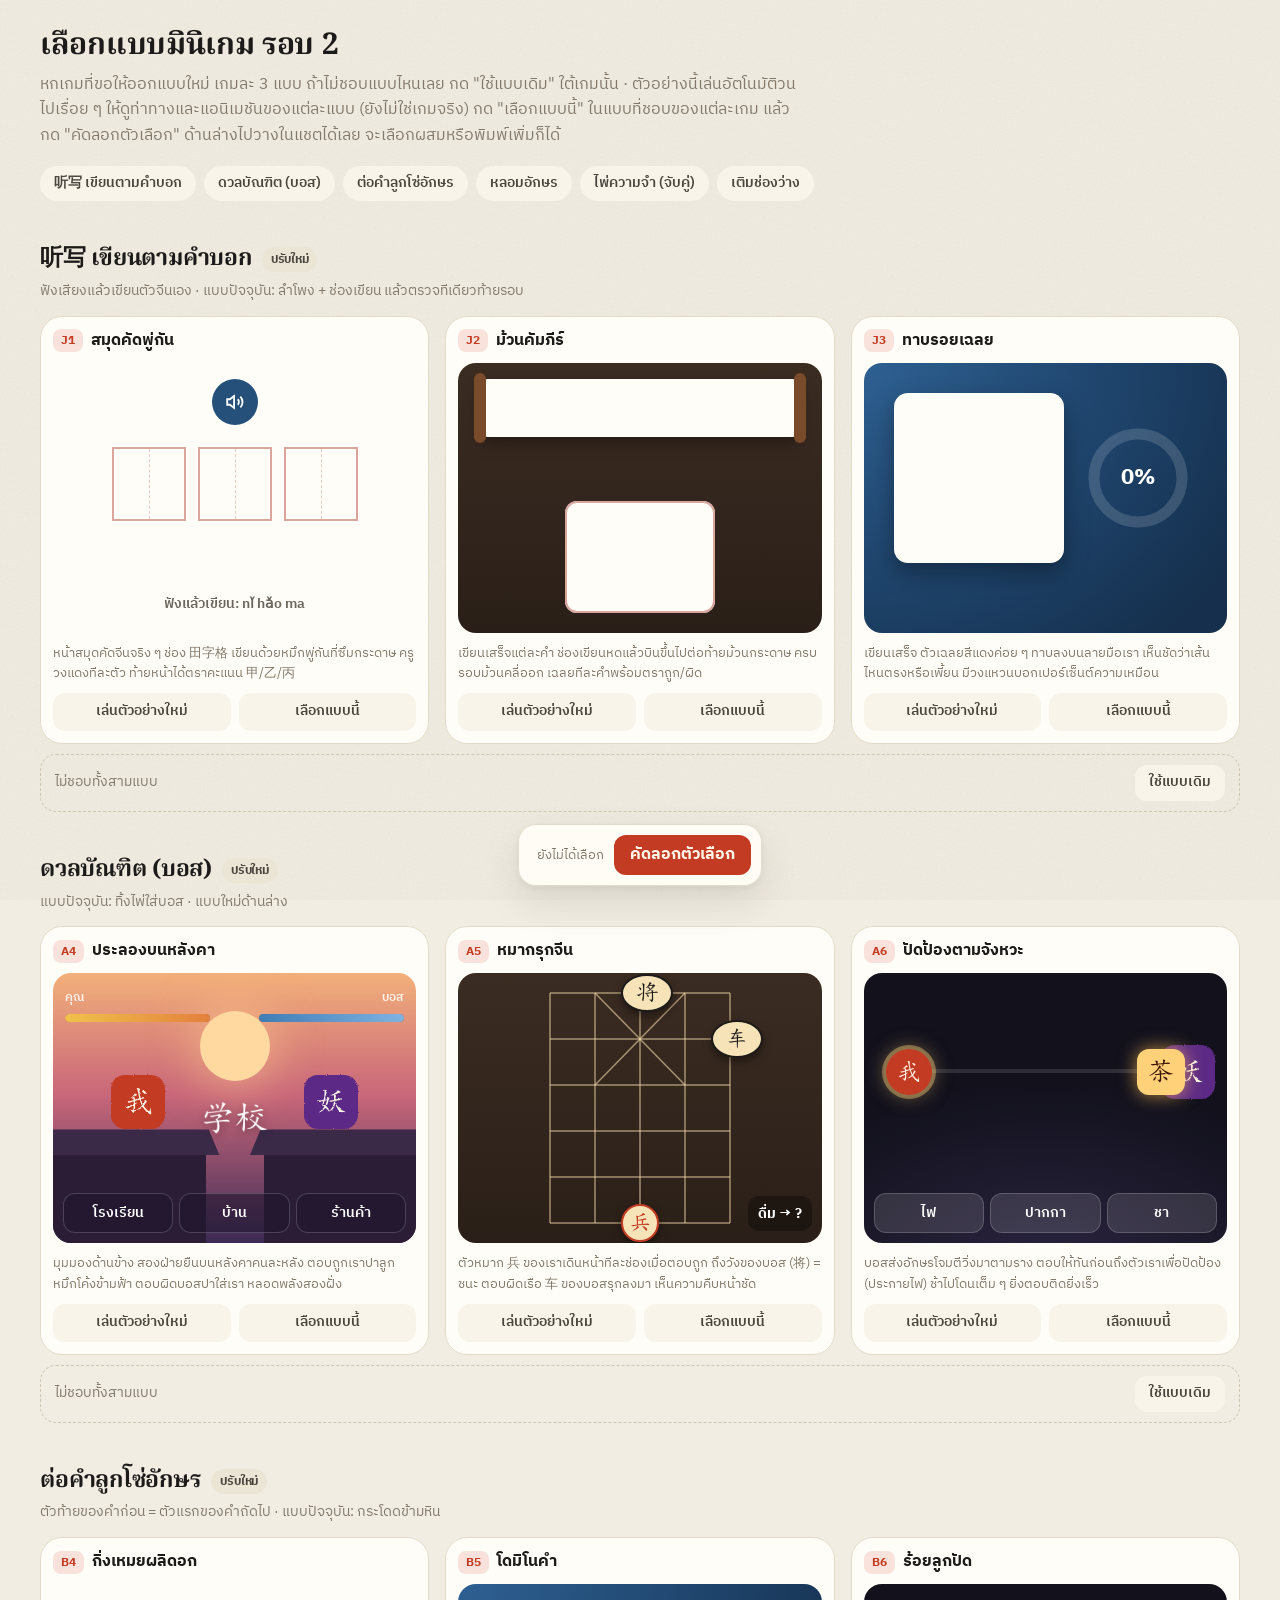
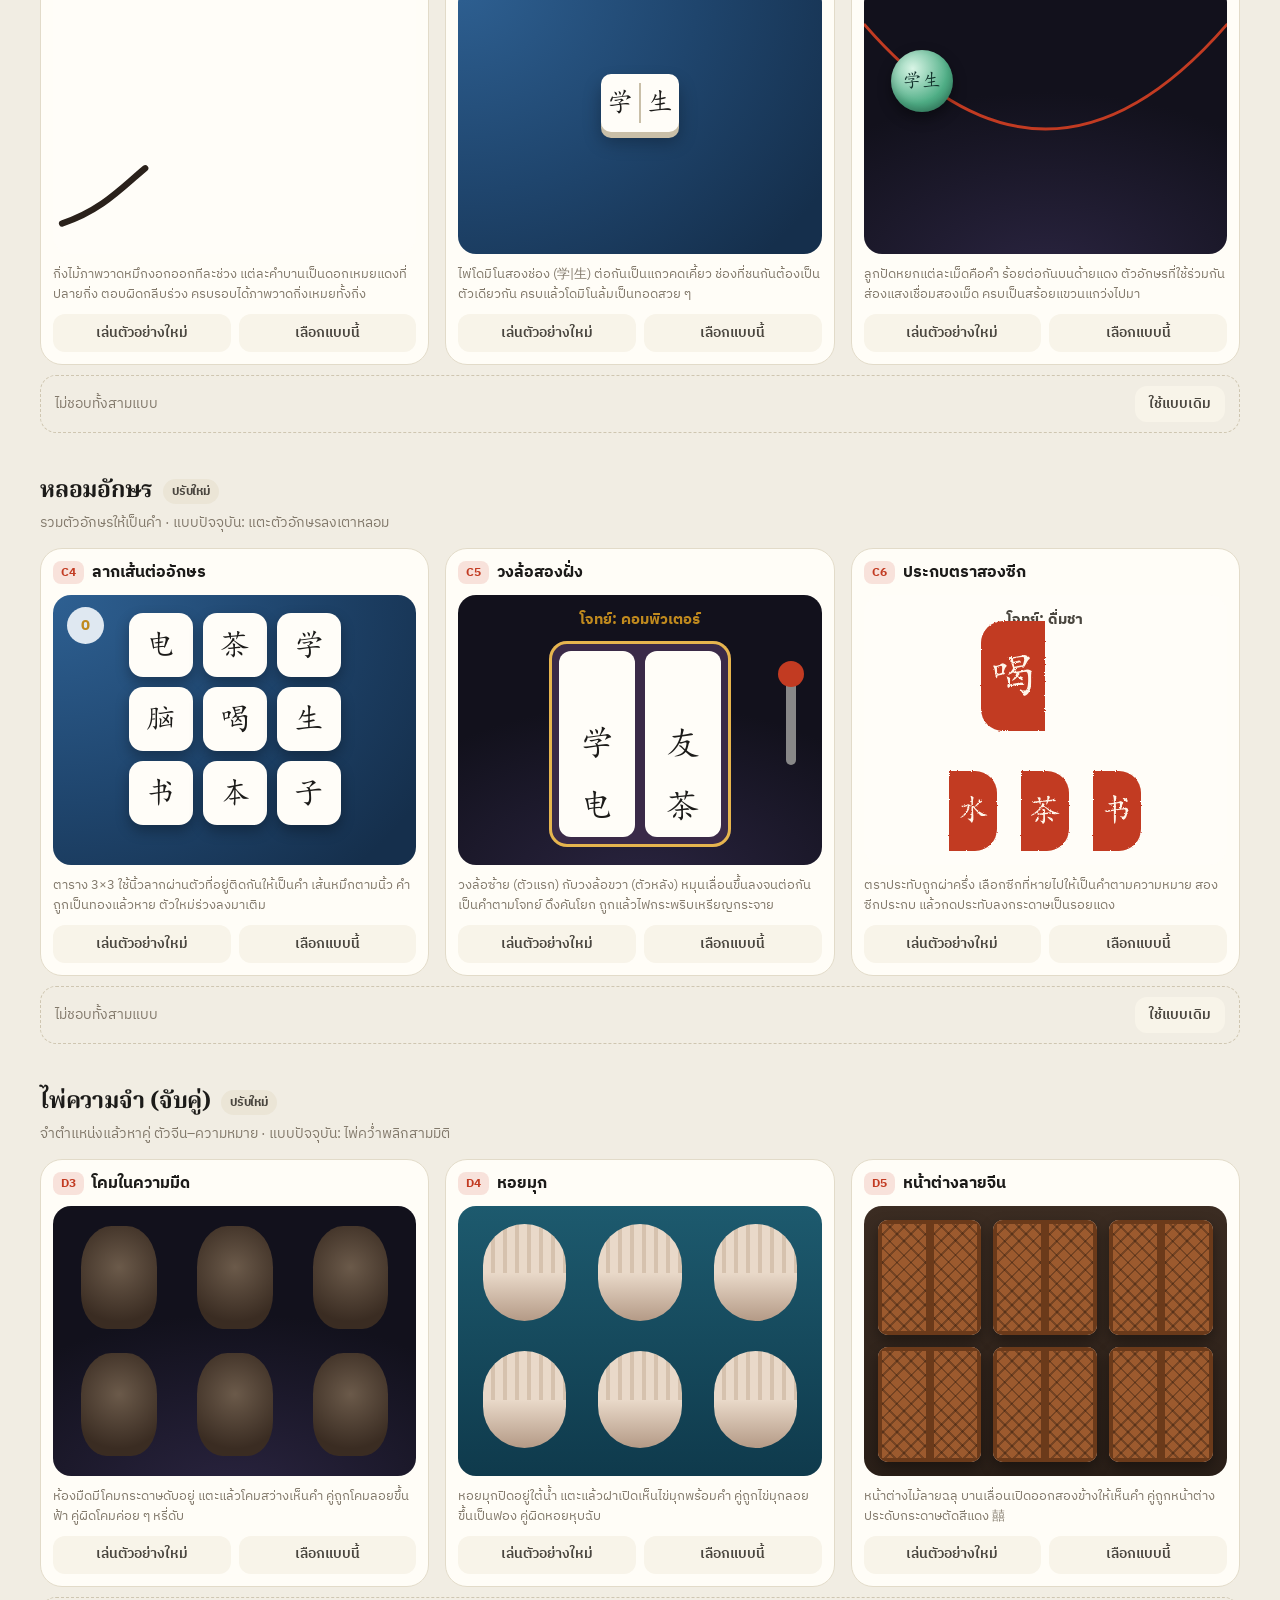
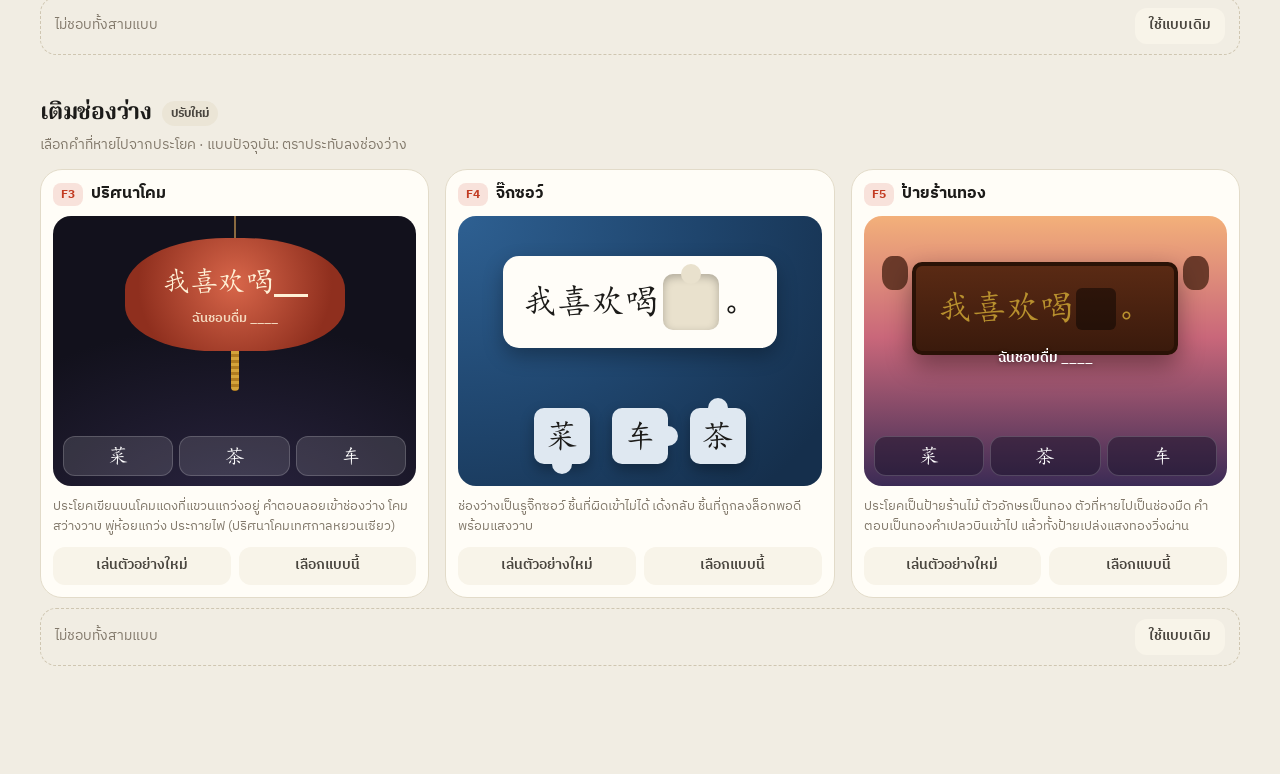
<file: proto/games2.html>
<!DOCTYPE html>
<html lang="th">
<head>
<meta charset="UTF-8">
<meta name="viewport" content="width=device-width, initial-scale=1">
<title>Mini-game styles 2 · Library of Limu</title>
<link href="https://fonts.googleapis.com/css2?family=IBM+Plex+Sans+Thai:wght@400;500;600;700&family=Noto+Serif+Thai:wght@600;700&display=swap" rel="stylesheet">
<link rel="stylesheet" href="../css/app.css">
<link rel="stylesheet" href="../css/v4.css">
<script>
(function () {
  var t = null;
  try { var d = JSON.parse(localStorage.getItem('offy.v4') || 'null'); t = d && d.settings && d.settings.theme; } catch (e) {}
  if (t !== 'dark' && t !== 'light') t = matchMedia('(prefers-color-scheme: dark)').matches ? 'dark' : 'light';
  document.documentElement.setAttribute('data-theme', t);
})();
</script>
<style>
  body { padding: 0 0 80px; }
  .wrap { max-width: 1240px; margin: 0 auto; padding: 28px 20px; }
  .top h1 { font-family: var(--display); font-size: 30px; }
  .top p { color: var(--muted); margin-top: 6px; max-width: 760px; line-height: 1.6; }
  .toc { display: flex; flex-wrap: wrap; gap: 8px; margin: 18px 0 8px; }
  .toc a { padding: 7px 14px; border-radius: 99px; background: var(--surface-2); color: var(--ink-2); font-size: 13.5px; font-weight: 600; text-decoration: none; }
  .toc a.new { background: var(--seal-soft); color: var(--seal); }
  .sec { margin-top: 44px; scroll-margin-top: 16px; }
  .sec h2 { font-family: var(--display); font-size: 23px; display: flex; align-items: center; gap: 10px; }
  .sec h2 .tag { font: 700 11.5px var(--ui); padding: 3px 9px; border-radius: 99px; background: var(--seal); color: #fff6ea; }
  .sec h2 .tag.old { background: var(--surface-3); color: var(--ink-2); }
  .sec > p { color: var(--muted); margin: 6px 0 14px; font-size: 14px; }
  .vars { display: grid; grid-template-columns: repeat(auto-fill, minmax(min(100%, 340px), 1fr)); gap: 16px; }
  .var { background: var(--surface); border: 1.5px solid var(--line); border-radius: 22px; padding: 12px; display: flex; flex-direction: column; gap: 10px; transition: border-color .2s, box-shadow .2s; }
  .var.on { border-color: var(--seal); box-shadow: 0 0 0 3px var(--seal-soft); }
  .var .vh { display: flex; align-items: center; gap: 8px; }
  .var .vh b { font-size: 15.5px; flex: 1; }
  .var .vh .k { font: 700 12px var(--ui); color: var(--seal); background: var(--seal-soft); border-radius: 8px; padding: 2px 8px; }
  .var .vd { font-size: 13px; color: var(--muted); line-height: 1.55; }
  .var .va { display: flex; gap: 8px; }
  .var .va button { flex: 1; height: 38px; border-radius: 12px; font-weight: 600; font-size: 13.5px; background: var(--surface-2); color: var(--ink-2); }
  .var.on .va .pick { background: var(--seal); color: #fff6ea; }
  .out { position: fixed; left: 50%; bottom: 14px; transform: translateX(-50%); z-index: 50; display: flex; gap: 10px; align-items: center; padding: 10px 10px 10px 18px; border-radius: 18px; background: color-mix(in srgb, var(--surface) 92%, transparent); backdrop-filter: blur(14px); -webkit-backdrop-filter: blur(14px); box-shadow: var(--sh-2); border: 1px solid var(--line); max-width: calc(100% - 24px); }
  .out span { font-size: 13px; color: var(--muted); white-space: nowrap; overflow: hidden; text-overflow: ellipsis; max-width: 52vw; }
  .out button { height: 40px; padding: 0 16px; border-radius: 12px; background: var(--seal); color: #fff6ea; font-weight: 700; white-space: nowrap; }

  /* ---------- the demo stage ---------- */
  .demo { position: relative; height: 270px; border-radius: 18px; overflow: hidden; isolation: isolate; color: var(--ink); -webkit-user-select: none; user-select: none; }
  .demo.felt { background: radial-gradient(120% 140% at 0% 0%, var(--felt-a), var(--felt-b) 55%, var(--felt-c)); color: #fff; }
  .demo.paper { background: var(--paper); color: #1c1b19; }
  .demo.night { background: radial-gradient(120% 100% at 50% 110%, #2a2440, #12111c 70%); color: #fff; }
  .demo.water { background: linear-gradient(180deg, #1d5a6e, #0f3a4c); color: #fff; }
  .demo.wood { background: linear-gradient(180deg, #3b2c22, #2a1f18); color: #fff; }
  .demo .hz, .hz { font-family: var(--hz); font-weight: 400; }
  .pt { position: absolute; border-radius: 50%; pointer-events: none; z-index: 30; }
  .ft { position: absolute; z-index: 31; font: 800 18px var(--ui); color: var(--gold); text-shadow: 0 2px 8px rgba(0,0,0,.4); pointer-events: none; white-space: nowrap; }
  .ft.big { font-size: 26px; color: #fff; }
  .ft.bad { color: #ff7a66; }
  .tile { position: absolute; display: grid; place-items: center; background: var(--paper); color: #1c1b19; border-radius: 12px; box-shadow: 0 6px 14px rgba(0,0,0,.25); font-family: var(--hz); }
  .sealx2 { display: grid; place-items: center; background: var(--seal); color: #fff6ea; border-radius: 12px; font-family: var(--hz); filter: url(#rough); }
  .ob { position: absolute; left: 10px; right: 10px; bottom: 10px; display: grid; grid-template-columns: repeat(3, 1fr); gap: 6px; z-index: 5; }
  .ob.n2 { grid-template-columns: repeat(2, 1fr); } .ob.n4 { grid-template-columns: repeat(4, 1fr); }
  .ob b { height: 40px; border-radius: 12px; display: grid; place-items: center; background: rgba(255,255,255,.12); color: inherit; font: 600 13.5px var(--ui); border: 1.5px solid rgba(255,255,255,.18); transition: background .2s, border-color .2s, transform .2s; }
  .paper .ob b { background: #fff; border-color: #e3dccb; color: #1c1b19; }
  .ob b.hz { font-family: var(--hz); font-size: 20px; font-weight: 400; }
  .ob b.pick { transform: scale(.94); border-color: var(--gold); }
  .ob b.ok { background: var(--good); border-color: var(--good); color: #fff; transform: scale(1.04); }
  .ob b.no { background: var(--bad); border-color: var(--bad); color: #fff; animation: shake .4s; }
  .ob b.dim { opacity: .35; }
  .flash { position: absolute; inset: 0; z-index: 40; pointer-events: none; opacity: 0; }
  .combo2 { position: absolute; right: 12px; top: 10px; z-index: 20; font: 800 14px var(--ui); color: var(--gold); background: rgba(0,0,0,.25); padding: 4px 10px; border-radius: 99px; opacity: 0; }
  .banner { position: absolute; left: 50%; top: 42%; z-index: 45; transform: translate(-50%, -50%); }

  /* duel */
  .hpbar { position: absolute; top: 12px; width: 40%; z-index: 6; }
  .hpbar.l { left: 12px; } .hpbar.r { right: 12px; text-align: right; }
  .hpbar span { font: 600 11.5px var(--ui); opacity: .85; }
  .hpbar i { display: block; height: 8px; margin-top: 4px; border-radius: 9px; background: rgba(0,0,0,.3); position: relative; overflow: hidden; }
  .hpbar i::after { content: ""; position: absolute; inset: 0; width: var(--w); background: linear-gradient(90deg, #f0c24b, #e3803c); border-radius: 9px; transition: width .5s cubic-bezier(.3,1.4,.5,1); }
  .hpbar.r i::after { left: auto; right: 0; background: linear-gradient(270deg, #7fb2e0, #3f7db5); }
  .fig { position: absolute; top: 54px; width: 76px; height: 76px; }
  .fig.l { left: 13%; } .fig.r { right: 13%; }
  .fig .sealx2 { width: 100%; height: 100%; font-size: 44px; border-radius: 20px; }
  .fig .sealx2.blue { background: #2c5f8f; }
  .duel-q { position: absolute; left: 50%; top: 70px; transform: translateX(-50%); font-size: 40px; z-index: 6; text-shadow: 0 3px 10px rgba(0,0,0,.35); }
  .slash { position: absolute; left: 0; top: 0; width: 100%; height: 100%; z-index: 8; pointer-events: none; overflow: visible; }
  .slash path { fill: none; stroke: #fff; stroke-width: 6; stroke-linecap: round; stroke-dasharray: 160; stroke-dashoffset: 160; filter: drop-shadow(0 0 6px rgba(255,220,140,.9)); }

  /* exam hall */
  .exam-top { position: absolute; left: 12px; right: 12px; top: 10px; display: flex; align-items: center; gap: 10px; }
  .exam-top .sealx2 { width: 46px; height: 46px; font-size: 26px; background: #2c5f8f; }
  .exam-top .pat { flex: 1; }
  .exam-top .pat small { font: 600 11.5px var(--ui); color: #6c675e; }
  .exam-top .pat i { display: block; height: 7px; border-radius: 9px; background: #e9e3d4; overflow: hidden; margin-top: 4px; }
  .exam-top .pat i::after { content: ""; display: block; height: 100%; width: var(--w, 100%); background: var(--seal); transition: width .3s linear; }
  .sheet5 { position: absolute; left: 50%; top: 74px; transform: translateX(-50%); display: flex; gap: 8px; }
  .sheet5 .cell { position: relative; width: 50px; height: 56px; border: 1.5px solid #d9a59c; border-radius: 8px; background: #fffdf8; display: grid; place-items: center; font-family: var(--hz); font-size: 30px; color: #1c1b19; }
  .sheet5 .cell .ink { clip-path: inset(0 100% 0 0); }
  .sheet5 .cell svg { position: absolute; inset: -6px; width: calc(100% + 12px); height: calc(100% + 12px); }
  .sheet5 .cell svg circle { fill: none; stroke: var(--seal); stroke-width: 3; stroke-dasharray: 190; stroke-dashoffset: 190; }
  .prompt-l { position: absolute; left: 0; right: 0; top: 146px; text-align: center; font: 600 15px var(--ui); color: #4a463f; }

  /* card battle */
  .boss { position: absolute; left: 50%; top: 14px; transform: translateX(-50%); width: 92px; height: 92px; }
  .boss .sealx2 { width: 100%; height: 100%; font-size: 52px; border-radius: 26px; background: #5b2a86; }
  .boss .ring { position: absolute; inset: -8px; }
  .boss .ring circle { fill: none; stroke-width: 5; }
  .boss .ring .bg { stroke: rgba(255,255,255,.12); }
  .boss .ring .hp { stroke: #e3803c; stroke-dasharray: 339; stroke-linecap: round; transform: rotate(-90deg); transform-origin: 50% 50%; transition: stroke-dashoffset .5s; }
  .bq { position: absolute; left: 50%; top: 122px; transform: translateX(-50%); font: 700 15px var(--ui); white-space: nowrap; }
  .hand { position: absolute; left: 50%; bottom: -14px; width: 0; height: 0; }
  .hand .card { position: absolute; left: -36px; bottom: 0; width: 72px; height: 98px; border-radius: 12px; background: var(--paper); color: #1c1b19; box-shadow: 0 8px 20px rgba(0,0,0,.35); display: grid; place-items: center; font-family: var(--hz); font-size: 30px; transform-origin: 50% 180%; transition: transform .35s cubic-bezier(.3,1.3,.5,1), filter .3s, opacity .3s; border: 2px solid #e9e3d4; }

  /* chain: stones */
  .river::before { content: ""; position: absolute; inset: 0; background: repeating-radial-gradient(circle at 30% 120%, transparent 0 18px, rgba(255,255,255,.05) 18px 20px); animation: drift 6s linear infinite; }
  @keyframes drift { to { background-position: 60px 0; } }
  .stone { position: absolute; width: 92px; height: 54px; border-radius: 50% 50% 46% 46%; background: linear-gradient(180deg, #c9c3b4, #8f897c); color: #1c1b19; display: grid; place-items: center; font-family: var(--hz); font-size: 24px; box-shadow: 0 10px 0 rgba(0,0,0,.18); transform: translate(-50%, -50%); transition: left .5s cubic-bezier(.4,0,.2,1), top .5s cubic-bezier(.4,0,.2,1), opacity .4s; }
  .stone.cand { animation: bob 2s ease-in-out infinite; animation-delay: var(--d, 0s); }
  @keyframes bob { 50% { translate: 0 -5px; } }
  .stone.glow { box-shadow: 0 0 0 4px var(--gold), 0 10px 0 rgba(0,0,0,.18); }
  .stone u { text-decoration: none; color: var(--seal); }
  .hopper { position: absolute; width: 34px; height: 34px; z-index: 10; transform: translate(-50%, -100%); }
  .hopper .sealx2 { width: 100%; height: 100%; font-size: 20px; border-radius: 10px; }
  .ripple { position: absolute; width: 20px; height: 8px; border: 2px solid rgba(255,255,255,.6); border-radius: 50%; transform: translate(-50%, -50%); pointer-events: none; }

  /* chain: dragon */
  .dragon { position: absolute; left: 14px; right: 14px; top: 96px; display: flex; align-items: center; gap: 4px; flex-wrap: nowrap; }
  .seg { flex: none; padding: 8px 10px; border-radius: 16px; background: var(--paper); color: #1c1b19; font-family: var(--hz); font-size: 22px; box-shadow: 0 6px 14px rgba(0,0,0,.25); animation: wave 1.8s ease-in-out infinite; animation-delay: calc(var(--i) * -.18s); }
  .seg.head { background: var(--seal); color: #fff6ea; border-radius: 20px 26px 26px 20px; }
  .seg u { text-decoration: none; color: var(--seal); } .seg.head u { color: #ffe9a8; }
  @keyframes wave { 50% { transform: translateY(-9px); } }
  .need { position: absolute; left: 0; right: 0; top: 30px; text-align: center; font: 600 14px var(--ui); }
  .need .hz { font-size: 28px; color: var(--gold); vertical-align: -4px; margin: 0 4px; }

  /* chain: seals + thread */
  .rail { position: absolute; left: 0; top: 70px; height: 110px; display: flex; align-items: center; gap: 40px; padding-left: 26px; transition: transform .6s cubic-bezier(.4,0,.2,1); }
  .rail .ws { position: relative; flex: none; padding: 10px 14px; border-radius: 14px; background: var(--paper); color: #1c1b19; font-family: var(--hz); font-size: 28px; box-shadow: 0 6px 14px rgba(0,0,0,.2); }
  .rail .ws u { text-decoration: none; position: relative; }
  .rail .ws u.lit { color: var(--seal); text-shadow: 0 0 14px rgba(194,59,34,.5); }
  .thread { position: absolute; top: 50%; right: 100%; width: 40px; height: 4px; margin-top: -2px; background: var(--seal); transform-origin: left center; transform: scaleX(0); transition: transform .35s ease-out; border-radius: 2px; }
  .ws.linked .thread { transform: scaleX(1); }

  /* merge grid */
  .grid4 { position: absolute; left: 50%; top: 14px; width: 216px; height: 216px; transform: translateX(-50%); background: rgba(0,0,0,.22); border-radius: 16px; padding: 6px; }
  .grid4 .slot { position: absolute; width: 48px; height: 48px; border-radius: 10px; background: rgba(255,255,255,.07); }
  .grid4 .tile { width: 48px; height: 48px; font-size: 26px; transition: left .22s cubic-bezier(.3,0,.2,1), top .22s cubic-bezier(.3,0,.2,1), transform .25s; }
  .grid4 .tile.gold { background: linear-gradient(180deg, #f8e4a6, #e6b54e); font-size: 19px; letter-spacing: -1px; box-shadow: 0 0 18px rgba(230,181,78,.7), 0 6px 14px rgba(0,0,0,.25); }
  .score { position: absolute; left: 14px; top: 12px; font: 800 15px var(--ui); color: var(--gold); }

  /* merge furnace */
  .stone-pot { position: absolute; left: 50%; top: 52%; width: 110px; height: 110px; transform: translate(-50%, -50%); border-radius: 50%; background: radial-gradient(circle at 50% 40%, #3a3a46, #15151b 70%); box-shadow: inset 0 -10px 20px rgba(0,0,0,.6), 0 0 0 6px #4b4b58; }
  .stone-pot.hot { box-shadow: inset 0 -10px 20px rgba(0,0,0,.6), 0 0 0 6px #e6b54e, 0 0 40px 10px rgba(230,181,78,.55); }
  .orb { position: absolute; width: 46px; height: 46px; font-size: 26px; transform: translate(-50%, -50%); transition: left .6s cubic-bezier(.5,0,.3,1), top .6s cubic-bezier(.5,0,.3,1), transform .3s, opacity .3s; }
  .born { position: absolute; left: 50%; top: 50%; transform: translate(-50%, -50%) scale(.3); opacity: 0; z-index: 20; text-align: center; }
  .born b { display: block; font-family: var(--hz); font-size: 40px; font-weight: 400; color: #fff; text-shadow: 0 0 18px rgba(230,181,78,.9); }
  .born small { font: 600 13px var(--ui); color: var(--gold); }

  /* merge drop */
  .cols { position: absolute; left: 50%; top: 10px; bottom: 10px; width: 220px; transform: translateX(-50%); display: grid; grid-template-columns: repeat(4, 1fr); gap: 4px; }
  .cols > i { background: rgba(255,255,255,.06); border-radius: 10px; }
  .cols .tile { width: 50px; height: 46px; font-size: 26px; transition: top .45s cubic-bezier(.5,0,.5,1.3); }

  /* memory cards */
  .mem { position: absolute; inset: 16px; display: grid; grid-template-columns: repeat(3, 1fr); grid-template-rows: repeat(2, 1fr); gap: 10px; perspective: 700px; }
  .mc { position: relative; transform-style: preserve-3d; transition: transform .45s cubic-bezier(.4,0,.2,1); }
  .mc.up { transform: rotateY(180deg); }
  .mc > div { position: absolute; inset: 0; border-radius: 14px; backface-visibility: hidden; display: grid; place-items: center; }
  .mc .bk { background: repeating-linear-gradient(45deg, #2c5f8f 0 6px, #24507a 6px 12px); border: 3px solid #fffdf8; box-shadow: 0 6px 14px rgba(0,0,0,.3); }
  .mc .fr { background: var(--paper); color: #1c1b19; transform: rotateY(180deg); font: 600 14px var(--ui); box-shadow: 0 6px 14px rgba(0,0,0,.3); }
  .mc .fr.hz { font-family: var(--hz); font-size: 32px; font-weight: 400; }
  .mc.got { animation: gotIt .7s cubic-bezier(.4,0,.2,1) forwards; }
  @keyframes gotIt { 30% { transform: rotateY(180deg) scale(1.08); } to { transform: rotateY(180deg) scale(.2) translateY(-140px); opacity: 0; } }

  /* red thread match */
  .colL, .colR { position: absolute; top: 18px; bottom: 18px; display: flex; flex-direction: column; justify-content: space-between; }
  .colL { left: 18px; } .colR { right: 18px; }
  .colL b, .colR b { width: 110px; height: 56px; border-radius: 14px; background: var(--paper); color: #1c1b19; display: grid; place-items: center; box-shadow: 0 6px 14px rgba(0,0,0,.25); transition: transform .3s, opacity .4s, box-shadow .3s; }
  .colL b { font-family: var(--hz); font-size: 28px; font-weight: 400; }
  .colR b { font: 600 14px var(--ui); }
  .colL b.done, .colR b.done { opacity: .25; transform: scale(.9); }
  .thr { position: absolute; inset: 0; width: 100%; height: 100%; z-index: 4; pointer-events: none; }
  .thr path { fill: none; stroke: var(--seal); stroke-width: 4; stroke-linecap: round; }

  /* word blocks on a scroll */
  .scroll { position: absolute; left: 14px; right: 14px; top: 16px; height: 106px; background: var(--paper); border-radius: 10px; box-shadow: 0 8px 18px rgba(0,0,0,.35); transform-origin: left center; }
  .scroll::before, .scroll::after { content: ""; position: absolute; top: -6px; bottom: -6px; width: 12px; border-radius: 6px; background: #7a4b2a; }
  .scroll::before { left: -6px; } .scroll::after { right: -6px; }
  .scroll .py { position: absolute; left: 0; right: 0; bottom: 10px; text-align: center; font: 600 15px var(--pinyin); color: #24507a; clip-path: inset(0 100% 0 0); }
  .blk { position: absolute; height: 48px; min-width: 52px; padding: 0 12px; border-radius: 10px; background: linear-gradient(180deg, #d9a96a, #b98345); color: #2a1a0c; font-family: var(--hz); font-size: 26px; display: grid; place-items: center; box-shadow: 0 5px 0 #7a5228, 0 10px 18px rgba(0,0,0,.3); transition: left .45s cubic-bezier(.5,0,.3,1), top .45s cubic-bezier(.5,0,.3,1); }

  /* train */
  .track { position: absolute; left: 0; right: 0; top: 120px; height: 6px; background: repeating-linear-gradient(90deg, #6b5847 0 14px, transparent 14px 22px); }
  .train { position: absolute; left: 14px; top: 64px; display: flex; gap: 6px; align-items: flex-end; transition: transform 1.2s cubic-bezier(.6,0,.4,1); }
  .loco { width: 60px; height: 56px; border-radius: 12px 22px 8px 8px; background: var(--seal); position: relative; }
  .loco::before { content: ""; position: absolute; left: 10px; top: -16px; width: 14px; height: 18px; background: #333; border-radius: 4px 4px 0 0; }
  .car { width: 56px; height: 50px; border-radius: 10px; background: #2c5f8f; color: #fff; display: grid; place-items: center; font-family: var(--hz); font-size: 24px; box-shadow: 0 6px 0 rgba(0,0,0,.25); }
  .car.wait { position: absolute; transition: left .5s cubic-bezier(.5,0,.3,1), top .5s cubic-bezier(.5,0,.3,1), transform .3s; }
  .puff { position: absolute; width: 18px; height: 18px; border-radius: 50%; background: rgba(255,255,255,.6); pointer-events: none; }

  /* cloze */
  .sent { position: absolute; left: 0; right: 0; top: 52px; text-align: center; font-family: var(--hz); font-size: 34px; color: #1c1b19; }
  .gap2 { display: inline-block; position: relative; min-width: 1.4em; height: 1.2em; vertical-align: -.18em; border-bottom: 3px solid #24507a; margin: 0 4px; }
  .gap2 .w { position: absolute; inset: 0; display: grid; place-items: center; color: var(--seal); }
  .stampx { position: absolute; z-index: 20; width: 64px; height: 64px; font-size: 36px; border-radius: 14px; }
  .mean2 { position: absolute; left: 0; right: 0; top: 112px; text-align: center; font: 500 14px var(--ui); color: #6c675e; }
  .brush { position: absolute; z-index: 20; width: 14px; height: 40px; background: linear-gradient(180deg, #7a4b2a 60%, #1c1b19 60%); border-radius: 4px 4px 10px 10px; transform-origin: 50% 100%; transform: rotate(25deg); opacity: 0; }

  /* tone: draw contour */
  .tcard { position: absolute; left: 50%; top: 18px; transform: translateX(-50%); text-align: center; }
  .tcard .hz { font-size: 48px; color: #1c1b19; display: block; }
  .tcard .py { font: 600 22px var(--pinyin); color: #24507a; }
  .pad { position: absolute; left: 50%; bottom: 14px; transform: translateX(-50%); width: 220px; height: 120px; border-radius: 14px; background: #f1ebdc; }
  .pad svg { width: 100%; height: 100%; }
  .pad .ghost { fill: none; stroke: #d8cfbb; stroke-width: 10; stroke-linecap: round; stroke-linejoin: round; stroke-dasharray: 2 14; }
  .pad .ink { fill: none; stroke: #1c1b19; stroke-width: 9; stroke-linecap: round; stroke-linejoin: round; }
  .pad .ink.ok { stroke: var(--good); }
  .fing { position: absolute; width: 26px; height: 26px; border-radius: 50%; background: rgba(36,80,122,.35); border: 2px solid #24507a; transform: translate(-50%, -50%); z-index: 5; }

  /* tone: pitch ladder */
  .ladder { position: absolute; left: 20px; right: 20px; top: 20px; height: 150px; }
  .ladder .ln { position: absolute; left: 24px; right: 0; height: 1px; background: rgba(255,255,255,.18); }
  .ladder .ln b { position: absolute; left: -22px; top: -8px; font: 600 11px var(--ui); opacity: .6; }
  .ladder svg { position: absolute; left: 24px; right: 0; top: 0; width: calc(100% - 24px); height: 100%; overflow: visible; }
  .ladder svg path { fill: none; stroke-width: 6; stroke-linecap: round; stroke-linejoin: round; }
  .ball { position: absolute; width: 18px; height: 18px; border-radius: 50%; background: var(--gold); box-shadow: 0 0 14px var(--gold); transform: translate(-50%, -50%); z-index: 5; }
  .tsyl { position: absolute; right: 26px; top: 14px; text-align: right; }
  .tsyl .hz { font-size: 34px; } .tsyl small { display: block; font: 600 15px var(--pinyin); opacity: .8; }

  /* lanterns */
  .lan { position: absolute; width: 56px; height: 70px; transform: translate(-50%, 0); }
  .lan .body { width: 100%; height: 100%; border-radius: 40% 40% 34% 34%; background: radial-gradient(circle at 50% 40%, #ffd27a, #e0582e 70%); display: grid; place-items: center; font-family: var(--hz); font-size: 26px; color: #3b1206; box-shadow: 0 0 26px 6px rgba(255,160,70,.45); animation: sway 2.4s ease-in-out infinite; }
  .lan .body::before, .lan .body::after { content: ""; position: absolute; left: 30%; right: 30%; height: 5px; background: #7a3b1a; border-radius: 3px; }
  .lan .body::before { top: -3px; } .lan .body::after { bottom: -3px; }
  @keyframes sway { 50% { transform: rotate(4deg); } }
  .star { position: absolute; width: 2px; height: 2px; background: #fff; border-radius: 50%; opacity: .6; }

  /* koi */
  .fish { position: absolute; width: 96px; height: 40px; transform: translate(-50%, -50%); z-index: 3; }
  .fish .fb { position: absolute; left: 14px; top: 0; width: 72px; height: 40px; border-radius: 50%; background: radial-gradient(circle at 30% 40%, #fff6ea, #f1a25b 70%); display: grid; place-items: center; font-family: var(--hz); font-size: 22px; color: #3b1206; }
  .fish .tail { position: absolute; left: 0; top: 8px; width: 0; height: 0; border-top: 12px solid transparent; border-bottom: 12px solid transparent; border-right: 20px solid #e8843e; animation: tail .5s ease-in-out infinite alternate; transform-origin: right center; }
  @keyframes tail { to { transform: scaleY(.6) rotate(10deg); } }
  .fish.flip { scale: -1 1; } .fish.flip .fb { scale: -1 1; }

  /* bells */
  .bells { position: absolute; left: 10px; right: 10px; top: 70px; display: grid; grid-template-columns: repeat(4, 1fr); }
  .bell { justify-self: center; width: 64px; text-align: center; transform-origin: 50% -26px; }
  .bell .cup { width: 64px; height: 60px; border-radius: 30px 30px 8px 8px; background: linear-gradient(180deg, #d7b25e, #9c7428); display: grid; place-items: center; font-family: var(--hz); font-size: 26px; color: #2a1a0c; box-shadow: inset 0 -6px 0 rgba(0,0,0,.18); }
  .bell .str { width: 2px; height: 26px; background: #7a6a4c; margin: -26px auto 0; position: relative; top: -26px; }
  .bell small { display: block; margin-top: 4px; font: 600 12px var(--pinyin); opacity: 0; color: var(--gold); }
  .bell.ring { animation: ring .9s ease-out; }
  @keyframes ring { 15% { transform: rotate(16deg); } 35% { transform: rotate(-12deg); } 55% { transform: rotate(8deg); } 75% { transform: rotate(-4deg); } }
  .bell.ok .cup { background: linear-gradient(180deg, #fff1b8, #e6b54e); box-shadow: 0 0 26px 6px rgba(230,181,78,.6); }
  .bell.ok small { opacity: 1; }
  .bell.no .cup { filter: grayscale(1) brightness(.6); }
  .spk { position: absolute; left: 50%; top: 14px; width: 46px; height: 46px; margin-left: -23px; border-radius: 50%; background: var(--accent); display: grid; place-items: center; z-index: 3; }
  .spk svg { width: 22px; height: 22px; stroke: #fff; fill: none; stroke-width: 2; }
  .wave-r { position: absolute; left: 50%; top: 37px; width: 46px; height: 46px; margin: -23px 0 0 -23px; border: 2px solid var(--accent); border-radius: 50%; pointer-events: none; }

  /* waveform */
  .wf { position: absolute; left: 50%; top: 26px; transform: translateX(-50%); display: flex; gap: 4px; align-items: center; height: 70px; }
  .wf i { width: 6px; border-radius: 3px; background: var(--accent); height: 10px; transition: height .12s; }
  .cards4 { position: absolute; left: 12px; right: 12px; bottom: 14px; display: grid; grid-template-columns: repeat(4, 1fr); gap: 8px; perspective: 600px; }
  .c4 { position: relative; height: 104px; transform-style: preserve-3d; transition: transform .5s cubic-bezier(.4,0,.2,1); }
  .c4.flip { transform: rotateY(180deg); }
  .c4 > div { position: absolute; inset: 0; border-radius: 14px; backface-visibility: hidden; display: grid; place-items: center; text-align: center; background: var(--surface); color: var(--ink); border: 1.5px solid var(--line-2); }
  .c4 .a { font-family: var(--hz); font-size: 30px; }
  .c4 .b { transform: rotateY(180deg); font: 600 14px var(--pinyin); }
  .c4.ok .b { background: var(--good-soft); border-color: var(--good); color: var(--good); }
  .c4.no .b { background: var(--bad-soft); border-color: var(--bad); color: var(--bad); }
  @media (max-width: 420px) { .demo { height: 250px; } }

  .demo.dusk { background: linear-gradient(180deg, #f3b07a 0%, #c9677a 45%, #3b2b55 100%); color: #fff; }
  .keep { margin-top: 10px; display: flex; align-items: center; gap: 10px; padding: 10px 14px; border-radius: 16px; border: 1.5px dashed var(--line-2); color: var(--muted); font-size: 13.5px; }
  .keep button { margin-left: auto; height: 36px; padding: 0 14px; border-radius: 12px; background: var(--surface-2); color: var(--ink-2); font-weight: 600; }
  .keep.on { border-style: solid; border-color: var(--seal); color: var(--ink); } .keep.on button { background: var(--seal); color: #fff6ea; }
  .hand { font-family: var(--hz); color: #1c1b19; text-shadow: 0 0 1.5px rgba(28,27,25,.55); }

  /* J1 copybook */
  .cb-row { position: absolute; left: 50%; top: 84px; transform: translateX(-50%); display: flex; gap: 12px; }
  .cb { position: relative; width: 74px; height: 74px; border: 2px solid #d9a59c; background: #fffdf8 linear-gradient(#e8c9c2, #e8c9c2) center / 100% 1px no-repeat, #fffdf8; display: grid; place-items: center; }
  .cb::before { content: ""; position: absolute; left: 50%; top: 0; bottom: 0; border-left: 1px dashed #e8c9c2; }
  .cb-ink { font-size: 50px; opacity: 0; transform: rotate(-3deg); }
  .cb svg { position: absolute; inset: -8px; width: calc(100% + 16px); height: calc(100% + 16px); pointer-events: none; }
  .cb svg circle { fill: none; stroke: var(--seal); stroke-width: 3; stroke-dasharray: 190; stroke-dashoffset: 190; }
  .cb-x { position: absolute; right: -10px; top: -12px; font: 900 30px var(--ui); color: var(--seal); opacity: 0; font-style: normal; }
  .cb-x::before { content: "✕"; }
  .cb-note { position: absolute; left: 0; right: 0; bottom: 18px; text-align: center; font: 600 14px var(--ui); color: #6c675e; }
  .paper .spk { top: 16px; }

  /* J2 scroll of answers */
  .mk-scroll { position: absolute; left: 22px; right: 22px; top: 16px; height: 58px; background: var(--paper); border-radius: 8px; box-shadow: 0 6px 16px rgba(0,0,0,.35); transition: height .5s cubic-bezier(.3,1.2,.5,1); }
  .mk-scroll::before, .mk-scroll::after { content: ""; position: absolute; top: -6px; bottom: -6px; width: 12px; border-radius: 6px; background: #7a4b2a; }
  .mk-scroll::before { left: -6px; } .mk-scroll::after { right: -6px; }
  .mk-scroll.open { height: 120px; }
  .mk-in { display: flex; gap: 18px; padding: 10px 16px; align-items: flex-start; }
  .mk-in b { position: relative; font-size: 28px; font-weight: 400; display: flex; flex-direction: column; align-items: center; white-space: nowrap; flex: none; }
  .mk-in b small { font: 400 18px var(--hz); color: var(--seal); margin-top: 26px; }
  .mk-mark { position: absolute; right: -14px; top: -8px; font: 900 18px var(--ui); font-style: normal; }
  .mk-mark.ok { color: var(--good); } .mk-mark.no { color: var(--bad); }
  .mk-box { position: absolute; left: 50%; bottom: 20px; transform: translateX(-50%); width: 150px; height: 112px; border-radius: 12px; background: #fffdf8; display: grid; place-items: center; box-shadow: inset 0 0 0 2px #d9a59c; }
  .mk-box span { font-size: 54px; opacity: 0; }

  /* J3 overlay */
  .tb-card { position: absolute; left: 30px; top: 30px; width: 170px; height: 170px; border-radius: 14px; background: #fffdf8; box-shadow: 0 10px 24px rgba(0,0,0,.35); display: grid; place-items: center; }
  .tb-card > span { position: absolute; font-size: 120px; line-height: 1; }
  .tb-mine { opacity: 0; transform: rotate(-4deg) translate(3px, 2px); }
  .tb-key { color: rgba(194,59,34,.55); clip-path: inset(0 0 100% 0); }
  .tb-ring { position: absolute; right: 34px; top: 60px; width: 110px; height: 110px; transform: rotate(-90deg); }
  .tb-ring circle { fill: none; stroke-width: 8; } .tb-ring .bg { stroke: rgba(255,255,255,.15); } .tb-ring .v { stroke: var(--gold); stroke-dasharray: 201; stroke-dashoffset: 201; stroke-linecap: round; }
  .tb-pct { position: absolute; right: 34px; top: 60px; width: 110px; height: 110px; display: grid; place-items: center; font: 800 22px var(--ui); color: #fff; }

  /* A4 rooftops */
  .sky-sun { position: absolute; left: 50%; top: 38px; width: 70px; height: 70px; margin-left: -35px; border-radius: 50%; background: #ffd9a0; box-shadow: 0 0 40px 10px rgba(255,200,140,.5); }
  .roof { position: absolute; bottom: 0; width: 42%; height: 92px; background: #2a1d35; }
  .roof::before { content: ""; position: absolute; left: -14px; right: -14px; top: -22px; height: 26px; background: #3a2a48; clip-path: polygon(0 100%, 6% 0, 94% 0, 100% 100%); }
  .roof.l { left: 0; } .roof.r { right: 0; }
  .rf-fig { position: absolute; bottom: 114px; width: 54px; height: 54px; }
  .rf-fig.l { left: 16%; } .rf-fig.r { right: 16%; }
  .rf-fig .sealx2 { width: 100%; height: 100%; font-size: 30px; border-radius: 14px; } .rf-fig .sealx2.blue { background: #5b2a86; }
  .rf-q { position: absolute; left: 50%; top: 120px; transform: translateX(-50%); font-size: 34px; text-shadow: 0 3px 10px rgba(0,0,0,.4); }
  .inkball { position: absolute; width: 18px; height: 18px; border-radius: 50%; transform: translate(-50%, -50%); z-index: 9; box-shadow: 0 0 10px rgba(0,0,0,.4); }
  .dusk .ob b { background: rgba(30,20,45,.55); }

  /* A5 xiangqi */
  .xq { position: absolute; left: 50%; top: 10px; width: 200px; height: 250px; transform: translateX(-50%); }
  .xq-lines { position: absolute; inset: 0; width: 100%; height: 100%; }
  .xq-lines line { stroke: #f1d9a8; stroke-width: 1.5; opacity: .6; }
  .xp { position: absolute; width: 38px; height: 38px; margin: -19px 0 0 -19px; border-radius: 50%; display: grid; place-items: center; font: 400 22px var(--hz); font-style: normal; left: calc(10px + var(--c) * 45px); top: calc(10px + var(--r) * 46px); transition: top .4s cubic-bezier(.3,1.3,.5,1); box-shadow: 0 4px 8px rgba(0,0,0,.4); background: #f6e3b8; }
  .xp.red { color: #c23b22; border: 2px solid #c23b22; } .xp.blk { color: #1c1b19; border: 2px solid #1c1b19; }
  .xq-q { position: absolute; right: 10px; bottom: 12px; font: 700 14px var(--ui); background: rgba(0,0,0,.35); padding: 6px 10px; border-radius: 10px; }

  /* A6 parry lane */
  .lane { position: absolute; left: 50px; right: 40px; top: 96px; height: 4px; background: rgba(255,255,255,.12); border-radius: 2px; }
  .shield { position: absolute; left: 22px; top: 76px; width: 46px; height: 46px; border-radius: 50%; display: grid; place-items: center; background: var(--seal); color: #fff6ea; font: 400 24px var(--hz); box-shadow: 0 0 0 4px rgba(255,210,122,.4), 0 0 20px rgba(255,210,122,.5); }
  .atk-boss { position: absolute; right: 12px; top: 72px; width: 54px; height: 54px; font-size: 30px; border-radius: 14px; background: #5b2a86; }
  .atk { position: absolute; top: 76px; width: 48px; height: 46px; border-radius: 12px; display: grid; place-items: center; background: #ffd27a; color: #3b1206; font-size: 26px; box-shadow: 0 0 18px rgba(255,190,90,.7); }

  /* B4 plum branch */
  .br { position: absolute; inset: 0; width: 100%; height: 100%; }
  .brp { fill: none; stroke: #2a211b; stroke-width: 7; stroke-linecap: round; }
  .plum { position: absolute; width: 74px; height: 74px; z-index: 3; }
  .plum i { position: absolute; left: 50%; top: 50%; width: 30px; height: 30px; margin: -15px; border-radius: 50%; background: #e05a6f; }
  .plum i:nth-child(1) { transform: translateY(-18px); } .plum i:nth-child(2) { transform: rotate(72deg) translateY(-18px); } .plum i:nth-child(3) { transform: rotate(144deg) translateY(-18px); } .plum i:nth-child(4) { transform: rotate(216deg) translateY(-18px); } .plum i:nth-child(5) { transform: rotate(288deg) translateY(-18px); }
  .plum b { position: absolute; inset: 0; display: grid; place-items: center; font-size: 17px; color: #fff; font-weight: 400; z-index: 2; text-shadow: 0 1px 3px rgba(0,0,0,.4); }
  .petal { position: absolute; width: 10px; height: 10px; border-radius: 50% 0; background: #e05a6f; }

  /* B5 dominoes */
  .dm-row { position: absolute; left: 0; right: 0; top: 90px; display: flex; justify-content: center; gap: 4px; }
  .dm { display: flex; align-items: center; background: #fffdf8; color: #1c1b19; border-radius: 10px; box-shadow: 0 6px 0 #c9bfa8, 0 10px 18px rgba(0,0,0,.3); }
  .dm span { width: 38px; height: 58px; display: grid; place-items: center; font-size: 26px; transition: color .3s, text-shadow .3s; }
  .dm i { width: 2px; height: 40px; background: #c9bfa8; }
  .dm span.lit { color: var(--seal); text-shadow: 0 0 12px rgba(194,59,34,.6); }

  /* B6 beads */
  .thread2 { position: absolute; inset: 0; width: 100%; height: 100%; }
  .thread2 path { fill: none; stroke: #c23b22; stroke-width: 3; }
  .bead { position: absolute; width: 62px; height: 62px; margin: -31px 0 0 -31px; border-radius: 50%; display: grid; place-items: center; font-size: 19px; color: #10302a; background: radial-gradient(circle at 35% 30%, #d9f5e6, #4fae86 60%, #2e7a5c); box-shadow: 0 6px 14px rgba(0,0,0,.4), inset 0 -4px 8px rgba(0,0,0,.2); }
  .bead-link { position: absolute; width: 16px; height: 16px; margin: -8px 0 0 -8px; border-radius: 50%; background: #ffd27a; box-shadow: 0 0 14px 4px rgba(255,210,122,.8); }

  /* C4 swipe grid */
  .g3 { position: absolute; left: 50%; top: 18px; transform: translateX(-50%); display: grid; grid-template-columns: repeat(3, 64px); gap: 10px; }
  .g3 b { height: 64px; border-radius: 14px; display: grid; place-items: center; background: var(--paper); color: #1c1b19; font-size: 30px; box-shadow: 0 6px 14px rgba(0,0,0,.3); transition: background .2s, transform .2s; }
  .g3 b.on { background: #dfe8f1; transform: scale(1.06); } .g3 b.gold { background: linear-gradient(180deg, #f8e4a6, #e6b54e); }
  .trail { position: absolute; inset: 0; width: 100%; height: 100%; z-index: 4; pointer-events: none; }
  .trail path { fill: none; stroke: rgba(28,27,25,.6); stroke-width: 12; stroke-linecap: round; stroke-linejoin: round; }

  /* C5 reels */
  .goal { position: absolute; left: 0; right: 0; top: 12px; text-align: center; font: 700 15px var(--ui); color: var(--gold); }
  .goal.dark { color: #4a463f; }
  .reels { position: absolute; left: 50%; top: 46px; transform: translateX(-50%); display: flex; gap: 10px; padding: 10px; border-radius: 18px; background: #3a2a48; box-shadow: inset 0 0 0 3px #e6b54e; }
  .reel { width: 76px; height: 186px; overflow: hidden; border-radius: 12px; background: var(--paper); position: relative; }
  .strip b { display: grid; place-items: center; height: 62px; font-size: 34px; color: #1c1b19; font-weight: 400; }
  .win-line { position: absolute; left: 6px; right: 6px; top: calc(50% - 31px); height: 62px; border: 3px solid transparent; border-radius: 12px; pointer-events: none; }
  .win-line.on { border-color: var(--gold); box-shadow: 0 0 24px rgba(230,181,78,.8); animation: blink .3s 4 alternate; }
  @keyframes blink { to { opacity: .3; } }
  .lever { position: absolute; right: 26px; top: 80px; width: 10px; height: 90px; background: #888; border-radius: 5px; }
  .lever i { position: absolute; left: -8px; top: -14px; width: 26px; height: 26px; border-radius: 50%; background: var(--seal); transform-origin: 13px 104px; }
  .coin { position: absolute; width: 16px; height: 16px; border-radius: 50%; background: radial-gradient(circle at 35% 35%, #fff1b8, #e6b54e 70%); z-index: 9; }

  /* C6 split seal */
  .half { width: 64px; height: 110px; display: grid; place-items: center; font-size: 46px; color: #fff6ea; background: var(--seal); filter: url(#rough); }
  .half.l { position: absolute; left: calc(50% - 64px); top: 26px; border-radius: 22px 0 0 22px; }
  .half.r { border-radius: 0 22px 22px 0; position: relative; }
  .half.joined { box-shadow: 0 0 22px rgba(194,59,34,.6); }
  .cands3 { position: absolute; left: 0; right: 0; bottom: 14px; display: flex; justify-content: center; gap: 24px; }
  .cands3 .half { height: 80px; width: 48px; font-size: 32px; }
  .print { position: absolute; left: 50%; top: 150px; transform: translateX(-50%); font-size: 40px; color: #c23b22; opacity: 0; letter-spacing: 4px; text-shadow: 0 0 1px #c23b22; filter: url(#rough); }

  /* D memory variants */
  .mem3 { position: absolute; inset: 14px; display: grid; grid-template-columns: repeat(3, 1fr); grid-template-rows: repeat(2, 1fr); gap: 12px; }
  .m3 { position: relative; display: grid; place-items: center; }
  .m3-in { font: 600 14px var(--ui); opacity: 0; transition: opacity .3s; z-index: 2; position: relative; }
  .m3-in.hz { font: 400 30px var(--hz); }
  .m3.got { animation: m3got .8s ease-in forwards; }
  @keyframes m3got { 30% { transform: scale(1.1); } to { transform: translateY(-160px) scale(.5); opacity: 0; } }
  .lant .m3::before { content: ""; position: absolute; inset: 6px 14px; border-radius: 40% 40% 34% 34%; background: radial-gradient(circle at 50% 40%, #6b5a4a, #3a2c22 75%); transition: background .3s, box-shadow .3s; }
  .lant .m3.lit::before { background: radial-gradient(circle at 50% 40%, #ffd98a, #e0582e 75%); box-shadow: 0 0 30px 8px rgba(255,160,70,.5); }
  .lant .m3.lit .m3-in { opacity: 1; color: #3b1206; }
  .clam .m3::before { content: ""; position: absolute; left: 10%; right: 10%; bottom: 12%; height: 42%; border-radius: 0 0 60px 60px; background: linear-gradient(180deg, #e9d9c9, #b49a86); }
  .clam .m3::after { content: ""; position: absolute; left: 10%; right: 10%; bottom: 54%; height: 42%; border-radius: 60px 60px 0 0; background: repeating-linear-gradient(90deg, #e9d9c9 0 8px, #d6c2ae 8px 12px); transform-origin: 50% 100%; transition: transform .4s cubic-bezier(.3,1.3,.5,1); }
  .clam .m3.open::after { transform: rotateX(70deg) translateY(-6px); }
  .clam .m3 .m3-in { width: 58%; aspect-ratio: 1; border-radius: 50%; display: grid; place-items: center; background: radial-gradient(circle at 35% 30%, #fff, #e8e4f3 60%, #b9b2d0); color: #2a2440; transform: translateY(14px) scale(.6); transition: opacity .3s, transform .3s; }
  .clam .m3.open .m3-in { opacity: 1; transform: translateY(6px) scale(1); }
  .win .m3 { background: #fffdf8; border-radius: 10px; overflow: hidden; box-shadow: 0 6px 14px rgba(0,0,0,.35); }
  .win .m3::before, .win .m3::after { content: ""; position: absolute; top: 0; bottom: 0; width: 50%; z-index: 3; background: repeating-linear-gradient(45deg, transparent 0 8px, rgba(0,0,0,.25) 8px 10px), repeating-linear-gradient(-45deg, transparent 0 8px, rgba(0,0,0,.25) 8px 10px), #9c5a2e; border: 4px solid #6b3a1a; transition: transform .45s cubic-bezier(.4,0,.2,1); }
  .win .m3::before { left: 0; } .win .m3::after { right: 0; }
  .win .m3.open::before { transform: translateX(-100%); } .win .m3.open::after { transform: translateX(100%); }
  .win .m3 .m3-in { opacity: 1; color: #1c1b19; }
  .win .m3.got { animation: none; } .win .m3.got .m3-in { color: var(--seal); } .win .m3.got::before { content: "囍"; transform: none; left: 50%; top: 50%; width: auto; bottom: auto; border: 0; background: none; color: rgba(194,59,34,.25); font: 400 60px var(--hz); translate: -50% -50%; }
  .win .m3.got::after { display: none; }

  /* F3 lantern riddle */
  .rid { position: absolute; left: 50%; top: 0; transform-origin: 50% 0; margin-left: -110px; width: 220px; }
  .rid-str { display: block; width: 2px; height: 22px; margin: 0 auto; background: #8a6a40; }
  .rid-lan { width: 220px; padding: 22px 10px; border-radius: 46% 46% 40% 40%; background: radial-gradient(circle at 50% 40%, #d8664a, #8f2f1e 75%); text-align: center; color: #fff1d6; transition: background .3s, box-shadow .3s; }
  .rid-lan .hz { font-size: 28px; } .rid-lan small { display: block; font: 600 12.5px var(--ui); opacity: .85; margin-top: 4px; }
  .rid-lan.lit { background: radial-gradient(circle at 50% 40%, #ffe3a0, #e0582e 72%); color: #3b1206; box-shadow: 0 0 40px 12px rgba(255,170,80,.55); }
  .rid-gap { display: inline-block; min-width: 34px; height: 34px; vertical-align: -6px; border-bottom: 3px solid currentColor; font-weight: 400; }
  .rid-tas { display: block; width: 8px; height: 40px; margin: 0 auto; background: repeating-linear-gradient(180deg, #d4a33a 0 3px, #b07c20 3px 6px); border-radius: 0 0 4px 4px; }
  .flyc { position: absolute; z-index: 9; font-size: 30px; font-weight: 400; color: #fff; transform: translate(-50%, -50%); text-shadow: 0 0 12px rgba(255,210,122,.9); }
  .flyc.gold { color: #e6b54e; text-shadow: 0 0 14px rgba(255,210,122,1); }

  /* F4 jigsaw */
  .jz { position: absolute; left: 50%; top: 40px; transform: translateX(-50%); display: flex; align-items: center; gap: 4px; padding: 18px 20px; border-radius: 16px; background: var(--paper); color: #1c1b19; font-size: 34px; box-shadow: 0 8px 20px rgba(0,0,0,.3); white-space: nowrap; }
  .jz-hole { position: relative; width: 56px; height: 56px; border-radius: 10px; background: #e9e1cd; box-shadow: inset 0 3px 8px rgba(0,0,0,.25); }
  .jz-hole::after { content: ""; position: absolute; left: 50%; top: -10px; width: 20px; height: 20px; margin-left: -10px; border-radius: 50%; background: #e9e1cd; }
  .jz-hole.done { background: transparent; box-shadow: none; } .jz-hole.done::after { display: none; }
  .jz-pieces { position: absolute; left: 0; right: 0; bottom: 22px; display: flex; justify-content: center; gap: 22px; }
  .jz-p { position: relative; width: 56px; height: 56px; border-radius: 10px; display: grid; place-items: center; font-size: 32px; font-weight: 400; background: #dfe8f1; color: #1c1b19; box-shadow: 0 6px 14px rgba(0,0,0,.3); z-index: 3; }
  .jz-p::after { content: ""; position: absolute; left: 50%; top: -10px; width: 20px; height: 20px; margin-left: -10px; border-radius: 50%; background: inherit; }
  .jz-p:nth-child(1)::after { top: auto; bottom: -10px; } .jz-p:nth-child(2)::after { left: auto; right: -10px; top: 50%; margin-top: -10px; }

  /* F5 shop sign */
  .sign { position: absolute; left: 50%; top: 46px; transform: translateX(-50%); display: flex; align-items: center; gap: 2px; padding: 16px 22px; border-radius: 10px; background: linear-gradient(180deg, #5a2a14, #3a1a0c); border: 4px solid #2a1206; color: #b8902e; font-size: 34px; overflow: hidden; white-space: nowrap; box-shadow: 0 10px 26px rgba(0,0,0,.4); transition: color .4s, box-shadow .4s; }
  .sign.lit { color: #ffd76a; box-shadow: 0 0 34px rgba(255,200,90,.55), 0 10px 26px rgba(0,0,0,.4); text-shadow: 0 0 10px rgba(255,210,122,.8); }
  .sg-gap { width: 40px; height: 42px; border-radius: 6px; background: rgba(0,0,0,.45); display: grid; place-items: center; font-weight: 400; }
  .sg-gap.on { background: transparent; }
  .shine { position: absolute; top: 0; bottom: 0; left: -30%; width: 30%; background: linear-gradient(100deg, transparent, rgba(255,240,200,.6), transparent); }
  .sg-lamp { position: absolute; top: 40px; width: 26px; height: 34px; border-radius: 40%; background: #6b3a2a; }
  .sg-lamp.l { left: 18px; } .sg-lamp.r { right: 18px; }
  .sg-lamp.on { background: radial-gradient(circle at 50% 40%, #ffd98a, #e0582e 75%); box-shadow: 0 0 24px 6px rgba(255,160,70,.5); }
  .sg-mean { position: absolute; left: 0; right: 0; top: 130px; text-align: center; font: 600 14px var(--ui); color: #fff; }

</style>
</head>
<body>
<svg width="0" height="0" style="position:absolute" aria-hidden="true"><filter id="rough" x="-10%" y="-10%" width="120%" height="120%"><feTurbulence type="fractalNoise" baseFrequency=".85" numOctaves="2" seed="4" result="n"/><feDisplacementMap in="SourceGraphic" in2="n" scale="2.4" xChannelSelector="R" yChannelSelector="G"/></filter></svg>
<div class="wrap">
  <div class="top">
    <h1>เลือกแบบมินิเกม รอบ 2</h1>
    <p>หกเกมที่ขอให้ออกแบบใหม่ เกมละ 3 แบบ ถ้าไม่ชอบแบบไหนเลย กด "ใช้แบบเดิม" ใต้เกมนั้น · ตัวอย่างนี้เล่นอัตโนมัติวนไปเรื่อย ๆ ให้ดูท่าทางและแอนิเมชันของแต่ละแบบ (ยังไม่ใช่เกมจริง) กด "เลือกแบบนี้" ในแบบที่ชอบของแต่ละเกม แล้วกด "คัดลอกตัวเลือก" ด้านล่างไปวางในแชตได้เลย จะเลือกผสมหรือพิมพ์เพิ่มก็ได้</p>
    <nav class="toc" id="toc"></nav>
  </div>
  <div id="secs"></div>
</div>
<div class="out"><span id="outTxt">ยังไม่ได้เลือก</span><button id="outCopy">คัดลอกตัวเลือก</button></div>

<script>
'use strict';
const $ = (s, r = document) => r.querySelector(s), $$ = (s, r = document) => [...r.querySelectorAll(s)];
const sleep = ms => new Promise(r => setTimeout(r, ms));
const rnd = (a, b) => a + Math.random() * (b - a);

/* ---------- little effects shared by every demo ---------- */
function at(el, host) { const a = el.getBoundingClientRect(), b = host.getBoundingClientRect(); return [a.left - b.left + a.width / 2, a.top - b.top + a.height / 2]; }
function burst(host, x, y, { n = 16, color = '#e6b54e', dist = 64, size = 7 } = {}) {
  for (let i = 0; i < n; i++) {
    const d = document.createElement('i'); d.className = 'pt';
    d.style.cssText = `left:${x}px;top:${y}px;width:${size}px;height:${size}px;background:${color}`; host.appendChild(d);
    const a = Math.random() * Math.PI * 2, r = dist * rnd(.45, 1.15);
    d.animate([{ transform: 'translate(-50%,-50%) scale(1)', opacity: 1 }, { transform: `translate(calc(-50% + ${Math.cos(a) * r}px), calc(-50% + ${Math.sin(a) * r}px)) scale(.15)`, opacity: 0 }], { duration: rnd(550, 900), easing: 'cubic-bezier(.2,.8,.3,1)', fill: 'forwards' }).onfinish = () => d.remove();
  }
}
function floatText(host, x, y, text, cls = '') {
  const d = document.createElement('b'); d.className = 'ft ' + cls; d.textContent = text; d.style.left = x + 'px'; d.style.top = y + 'px'; host.appendChild(d);
  d.animate([{ transform: 'translate(-50%,0) scale(.5)', opacity: 0 }, { transform: 'translate(-50%,-14px) scale(1.2)', opacity: 1, offset: .22 }, { transform: 'translate(-50%,-48px) scale(1)', opacity: 0 }], { duration: 1150, easing: 'ease-out', fill: 'forwards' }).onfinish = () => d.remove();
}
const shake = (el, m = 8, ms = 420) => el.animate([0, -m, m * .8, -m * .6, m * .4, 0].map(x => ({ translate: `${x}px 0` })), { duration: ms });
const quake = (el, m = 6) => el.animate([0, 1, 2, 3, 4, 5].map(i => ({ translate: `${i % 2 ? m : -m}px ${i % 3 ? -m / 2 : m / 2}px` })).concat([{ translate: '0 0' }]), { duration: 380 });
const pop = (el, s = 1.18, ms = 340) => el.animate([{ scale: 1 }, { scale: s }, { scale: 1 }], { duration: ms, easing: 'ease-out' });
function flash(host, color = 'rgba(255,255,255,.55)', ms = 260) { const f = document.createElement('div'); f.className = 'flash'; f.style.background = color; host.appendChild(f); f.animate([{ opacity: 1 }, { opacity: 0 }], { duration: ms, fill: 'forwards' }).onfinish = () => f.remove(); }
function stamp(host, text, { color = 'var(--seal)', size = 84 } = {}) {
  const s = document.createElement('div'); s.className = 'banner sealx2'; s.style.cssText = `width:${size}px;height:${size}px;font-size:${size * .55}px;background:${color};border-radius:${size * .24}px`; s.textContent = text; host.appendChild(s);
  s.animate([{ transform: 'translate(-50%,-50%) rotate(-24deg) scale(2.6)', opacity: 0 }, { transform: 'translate(-50%,-50%) rotate(-8deg) scale(.92)', opacity: 1, offset: .55 }, { transform: 'translate(-50%,-50%) rotate(-8deg) scale(1)', opacity: 1 }], { duration: 420, easing: 'cubic-bezier(.3,0,.3,1)', fill: 'forwards' });
  quake(host, 5); return s;
}
function combo(host, n) { let c = host.querySelector('.combo2'); if (!c) { c = document.createElement('div'); c.className = 'combo2'; host.appendChild(c); } c.textContent = `ต่อเนื่อง ×${n}`; c.style.opacity = n >= 2 ? 1 : 0; if (n >= 2) pop(c, 1.3); }
const opts = (host, list, cls = '', cols = '') => { const o = document.createElement('div'); o.className = 'ob ' + cols; o.innerHTML = list.map(x => `<b class="${cls}">${x}</b>`).join(''); host.appendChild(o); return [...o.children]; };
async function choose(W, bs, pick, ok, host) { bs[pick].classList.add('pick'); await W(220); bs[pick].classList.remove('pick'); bs.forEach((b, i) => b.classList.add(i === ok ? 'ok' : i === pick ? 'no' : 'dim')); }

/* ---------- the catalogue ---------- */
const SECTIONS = [
  { id: 'tingxie', name: '听写 เขียนตามคำบอก', desc: 'ฟังเสียงแล้วเขียนตัวจีนเอง · แบบปัจจุบัน: ลำโพง + ช่องเขียน แล้วตรวจทีเดียวท้ายรอบ', vars: [
    { k: 'J1', name: 'สมุดคัดพู่กัน', bg: 'paper', d: 'หน้าสมุดคัดจีนจริง ๆ ช่อง 田字格 เขียนด้วยหมึกพู่กันที่ซึมกระดาษ ครูวงแดงทีละตัว ท้ายหน้าได้ตราคะแนน 甲/乙/丙' },
    { k: 'J2', name: 'ม้วนคัมภีร์', bg: 'wood', d: 'เขียนเสร็จแต่ละคำ ช่องเขียนหดแล้วบินขึ้นไปต่อท้ายม้วนกระดาษ ครบรอบม้วนคลี่ออก เฉลยทีละคำพร้อมตราถูก/ผิด' },
    { k: 'J3', name: 'ทาบรอยเฉลย', bg: 'felt', d: 'เขียนเสร็จ ตัวเฉลยสีแดงค่อย ๆ ทาบลงบนลายมือเรา เห็นชัดว่าเส้นไหนตรงหรือเพี้ยน มีวงแหวนบอกเปอร์เซ็นต์ความเหมือน' }] },
  { id: 'duel', name: 'ดวลบัณฑิต (บอส)', desc: 'แบบปัจจุบัน: ทิ้งไพ่ใส่บอส · แบบใหม่ด้านล่าง', vars: [
    { k: 'A4', name: 'ประลองบนหลังคา', bg: 'dusk', d: 'มุมมองด้านข้าง สองฝ่ายยืนบนหลังคาคนละหลัง ตอบถูกเราปาลูกหมึกโค้งข้ามฟ้า ตอบผิดบอสปาใส่เรา หลอดพลังสองฝั่ง' },
    { k: 'A5', name: 'หมากรุกจีน', bg: 'wood', d: 'ตัวหมาก 兵 ของเราเดินหน้าทีละช่องเมื่อตอบถูก ถึงวังของบอส (将) = ชนะ ตอบผิดเรือ 车 ของบอสรุกลงมา เห็นความคืบหน้าชัด' },
    { k: 'A6', name: 'ปัดป้องตามจังหวะ', bg: 'night', d: 'บอสส่งอักษรโจมตีวิ่งมาตามราง ตอบให้ทันก่อนถึงตัวเราเพื่อปัดป้อง (ประกายไฟ) ช้าไปโดนเต็ม ๆ ยิ่งตอบติดยิ่งเร็ว' }] },
  { id: 'chain', name: 'ต่อคำลูกโซ่อักษร', desc: 'ตัวท้ายของคำก่อน = ตัวแรกของคำถัดไป · แบบปัจจุบัน: กระโดดข้ามหิน', vars: [
    { k: 'B4', name: 'กิ่งเหมยผลิดอก', bg: 'paper', d: 'กิ่งไม้ภาพวาดหมึกงอกออกทีละช่วง แต่ละคำบานเป็นดอกเหมยแดงที่ปลายกิ่ง ตอบผิดกลีบร่วง ครบรอบได้ภาพวาดกิ่งเหมยทั้งกิ่ง' },
    { k: 'B5', name: 'โดมิโนคำ', bg: 'felt', d: 'ไพ่โดมิโนสองช่อง (学|生) ต่อกันเป็นแถวคดเคี้ยว ช่องที่ชนกันต้องเป็นตัวเดียวกัน ครบแล้วโดมิโนล้มเป็นทอดสวย ๆ' },
    { k: 'B6', name: 'ร้อยลูกปัด', bg: 'night', d: 'ลูกปัดหยกแต่ละเม็ดคือคำ ร้อยต่อกันบนด้ายแดง ตัวอักษรที่ใช้ร่วมกันส่องแสงเชื่อมสองเม็ด ครบเป็นสร้อยแขวนแกว่งไปมา' }] },
  { id: 'merge', name: 'หลอมอักษร', desc: 'รวมตัวอักษรให้เป็นคำ · แบบปัจจุบัน: แตะตัวอักษรลงเตาหลอม', vars: [
    { k: 'C4', name: 'ลากเส้นต่ออักษร', bg: 'felt', d: 'ตาราง 3×3 ใช้นิ้วลากผ่านตัวที่อยู่ติดกันให้เป็นคำ เส้นหมึกตามนิ้ว คำถูกเป็นทองแล้วหาย ตัวใหม่ร่วงลงมาเติม' },
    { k: 'C5', name: 'วงล้อสองฝั่ง', bg: 'night', d: 'วงล้อซ้าย (ตัวแรก) กับวงล้อขวา (ตัวหลัง) หมุนเลื่อนขึ้นลงจนต่อกันเป็นคำตามโจทย์ ดึงคันโยก ถูกแล้วไฟกระพริบเหรียญกระจาย' },
    { k: 'C6', name: 'ประกบตราสองซีก', bg: 'paper', d: 'ตราประทับถูกผ่าครึ่ง เลือกซีกที่หายไปให้เป็นคำตามความหมาย สองซีกประกบ แล้วกดประทับลงกระดาษเป็นรอยแดง' }] },
  { id: 'match', name: 'ไพ่ความจำ (จับคู่)', desc: 'จำตำแหน่งแล้วหาคู่ ตัวจีน–ความหมาย · แบบปัจจุบัน: ไพ่คว่ำพลิกสามมิติ', vars: [
    { k: 'D3', name: 'โคมในความมืด', bg: 'night', d: 'ห้องมืดมีโคมกระดาษดับอยู่ แตะแล้วโคมสว่างเห็นคำ คู่ถูกโคมลอยขึ้นฟ้า คู่ผิดโคมค่อย ๆ หรี่ดับ' },
    { k: 'D4', name: 'หอยมุก', bg: 'water', d: 'หอยมุกปิดอยู่ใต้น้ำ แตะแล้วฝาเปิดเห็นไข่มุกพร้อมคำ คู่ถูกไข่มุกลอยขึ้นเป็นฟอง คู่ผิดหอยหุบฉับ' },
    { k: 'D5', name: 'หน้าต่างลายจีน', bg: 'wood', d: 'หน้าต่างไม้ลายฉลุ บานเลื่อนเปิดออกสองข้างให้เห็นคำ คู่ถูกหน้าต่างประดับกระดาษตัดสีแดง 囍' }] },
  { id: 'cloze', name: 'เติมช่องว่าง', desc: 'เลือกคำที่หายไปจากประโยค · แบบปัจจุบัน: ตราประทับลงช่องว่าง', vars: [
    { k: 'F3', name: 'ปริศนาโคม', bg: 'night', d: 'ประโยคเขียนบนโคมแดงที่แขวนแกว่งอยู่ คำตอบลอยเข้าช่องว่าง โคมสว่างวาบ พู่ห้อยแกว่ง ประกายไฟ (ปริศนาโคมเทศกาลหยวนเซียว)' },
    { k: 'F4', name: 'จิ๊กซอว์', bg: 'felt', d: 'ช่องว่างเป็นรูจิ๊กซอว์ ชิ้นที่ผิดเข้าไม่ได้ เด้งกลับ ชิ้นที่ถูกลงล็อกพอดีพร้อมแสงวาบ' },
    { k: 'F5', name: 'ป้ายร้านทอง', bg: 'dusk', d: 'ประโยคเป็นป้ายร้านไม้ ตัวอักษรเป็นทอง ตัวที่หายไปเป็นช่องมืด คำตอบเป็นทองคำเปลวบินเข้าไป แล้วทั้งป้ายเปล่งแสงทองวิ่งผ่าน' }] }
];

const DEMOS = {};
const wait = (W, ms) => W(ms);

/* ===== J. 听写 ===== */
const spkHTML = '<div class="spk"><svg viewBox="0 0 24 24"><path d="M11 5.5 6.5 9H3.5v6h3L11 18.5z"/><path d="M15 9a4.2 4.2 0 0 1 0 6M17.8 6.2a8.2 8.2 0 0 1 0 11.6"/></svg></div>';
const ringsAt = (el, n = 3) => { for (let k = 0; k < n; k++) { const r = document.createElement('i'); r.className = 'wave-r'; el.appendChild(r); r.animate([{ transform: 'scale(1)', opacity: .9 }, { transform: 'scale(3.2)', opacity: 0 }], { duration: 1100, delay: k * 220, fill: 'forwards' }).onfinish = () => r.remove(); } };
const writeIn = (el, ms = 900) => el.animate([{ clipPath: 'inset(0 100% 100% 0)' }, { clipPath: 'inset(0 40% 60% 0)', offset: .35 }, { clipPath: 'inset(0 0 20% 0)', offset: .7 }, { clipPath: 'inset(0 0 0 0)' }], { duration: ms, easing: 'ease-in-out', fill: 'forwards' });
DEMOS.J1 = async (el, W) => {
  el.innerHTML = spkHTML + `<div class="cb-row">${['你', '好', '吗'].map(c => `<div class="cb"><i class="cb-x"></i><span class="cb-ink hand">${c}</span><svg viewBox="0 0 62 68"><circle cx="31" cy="34" r="28"/></svg></div>`).join('')}</div><div class="cb-note">ฟังแล้วเขียน: nǐ hǎo ma</div>`;
  const cells = $$('.cb', el);
  await W(500); ringsAt(el); pop($('.spk', el), 1.15); await W(900);
  for (const c of cells) { const ink = $('.cb-ink', c); ink.style.opacity = 1; writeIn(ink, 800); await W(650); ink.animate([{ filter: 'blur(1.2px)' }, { filter: 'blur(0)' }], { duration: 700, fill: 'forwards' }); burst(el, ...at(c, el), { n: 5, color: '#1c1b19', dist: 18, size: 4 }); await W(250); }
  await W(400);
  for (const [i, c] of cells.entries()) { const circ = $('circle', c); if (i === 2) { circ.style.stroke = 'transparent'; const x = $('.cb-x', c); x.style.opacity = 1; x.animate([{ transform: 'scale(1.8) rotate(-20deg)', opacity: 0 }, { transform: 'none', opacity: 1 }], { duration: 300, fill: 'forwards' }); }
    else circ.animate([{ strokeDashoffset: 190 }, { strokeDashoffset: 0 }], { duration: 380, fill: 'forwards' }); await W(320); }
  await W(300); stamp(el, '乙', { size: 70 }); floatText(el, el.clientWidth / 2, 40, '2/3 ถูก'); await W(1600);
};
DEMOS.J2 = async (el, W) => {
  el.innerHTML = `<div class="mk-scroll"><div class="mk-in"></div></div><div class="mk-box"><span class="hand"></span></div>`;
  const sc = $('.mk-in', el), box = $('.mk-box', el), ink = $('span', box), words = ['朋友', '学校', '喝茶'], res = [1, 0, 1];
  for (const w of words) {
    ink.textContent = w; ink.style.opacity = 1; writeIn(ink, 800); await W(950);
    const item = document.createElement('b'); item.className = 'hand'; item.textContent = w; sc.appendChild(item);
    const r1 = box.getBoundingClientRect(), r2 = item.getBoundingClientRect();
    const ghost = box.cloneNode(true); ghost.style.zIndex = 9; el.appendChild(ghost); box.style.opacity = 0; item.style.opacity = 0;
    await ghost.animate([{ transform: 'translate(-50%,0) scale(1)' }, { transform: `translate(calc(-50% + ${r2.left - r1.left - (r1.width - r2.width) / 2}px), ${r2.top - r1.top - (r1.height - r2.height) / 2}px) scale(.35)`, opacity: .6 }], { duration: 480, easing: 'cubic-bezier(.5,0,.3,1)', fill: 'forwards' }).finished.catch(() => { });
    ghost.remove(); item.style.opacity = 1; pop(item, 1.25); box.style.opacity = 1; ink.style.opacity = 0; await W(350);
  }
  await W(300); $('.mk-scroll', el).classList.add('open'); await W(500);
  for (const [i, it] of $$('b', sc).entries()) { const m = document.createElement('i'); m.className = 'mk-mark ' + (res[i] ? 'ok' : 'no'); m.textContent = res[i] ? '✓' : '✕'; it.appendChild(m); m.animate([{ transform: 'scale(2.4) rotate(-20deg)', opacity: 0 }, { transform: 'none', opacity: 1 }], { duration: 300, fill: 'forwards' }); if (!res[i]) { const f = document.createElement('small'); f.textContent = '学校'; it.appendChild(f); } burst(el, ...at(it, el), { n: res[i] ? 10 : 4, color: res[i] ? '#e6b54e' : '#c23b22', dist: 36 }); await W(450); }
  await W(1500);
};
DEMOS.J3 = async (el, W) => {
  el.innerHTML = `<div class="tb-card"><span class="tb-mine hand">好</span><span class="tb-key hz">好</span></div><svg class="tb-ring" viewBox="0 0 80 80"><circle class="bg" cx="40" cy="40" r="32"/><circle class="v" cx="40" cy="40" r="32"/></svg><b class="tb-pct">0%</b>`;
  const mine = $('.tb-mine', el), key = $('.tb-key', el), v = $('.tb-ring .v', el), pct = $('.tb-pct', el);
  await W(400); mine.style.opacity = 1; writeIn(mine, 1000); await W(1200);
  key.animate([{ clipPath: 'inset(0 0 100% 0)', opacity: .9 }, { clipPath: 'inset(0 0 0 0)', opacity: .9 }], { duration: 1100, easing: 'ease-in-out', fill: 'forwards' });
  for (let p = 0; p <= 86; p += 2) { pct.textContent = p + '%'; v.style.strokeDashoffset = 201 * (1 - p / 100); await W(22); }
  pop(pct, 1.4); burst(el, ...at(pct, el), { n: 16 }); floatText(el, el.clientWidth / 2, 34, 'เหมือน 86% · ผ่าน'); await W(1700);
};

/* ===== A. duel ===== */
DEMOS.A4 = async (el, W) => {
  el.innerHTML = `<div class="sky-sun"></div><div class="roof l"></div><div class="roof r"></div><div class="rf-fig l"><div class="sealx2">我</div></div><div class="rf-fig r"><div class="sealx2 blue">妖</div></div>
    <div class="hpbar l"><span>คุณ</span><i style="--w:100%"></i></div><div class="hpbar r"><span>บอส</span><i style="--w:100%"></i></div>`;
  const P = $('.rf-fig.l', el), B = $('.rf-fig.r', el), hpB = $('.hpbar.r i', el), hpP = $('.hpbar.l i', el); let hb = 100, hp = 100;
  const lob = async (from, to, color) => {
    const [x0, y0] = at(from, el), [x1, y1] = at(to, el), b = document.createElement('i'); b.className = 'inkball'; b.style.background = color; el.appendChild(b);
    const kf = Array.from({ length: 11 }, (_, i) => { const t = i / 10; return { left: (x0 + (x1 - x0) * t) + 'px', top: (y0 + (y1 - y0) * t - Math.sin(Math.PI * t) * 90) + 'px', offset: t }; });
    await b.animate(kf, { duration: 650, easing: 'linear', fill: 'forwards' }).finished.catch(() => { }); b.remove();
    burst(el, x1, y1, { n: 18, color, dist: 60 }); shake(to, 10); flash(el, 'rgba(255,255,255,.25)');
  };
  const R = [['学校', ['โรงเรียน', 'บ้าน', 'ร้านค้า'], 0], ['医生', ['ครู', 'หมอ', 'ตำรวจ'], 1], ['医生', ['ครู', 'หมอ', 'ตำรวจ'], 0, true], ['电影', ['หนัง', 'เพลง', 'ข่าว'], 0]];
  for (const [q, o, ok, wrong] of R) {
    el.querySelector('.ob')?.remove(); const qq = document.createElement('div'); qq.className = 'rf-q hz'; qq.textContent = q; el.appendChild(qq); pop(qq, 1.2);
    const bs = opts(el, o); await W(800); const pick = wrong ? 2 : ok; await choose(W, bs, pick, wrong ? 1 : ok, el);
    if (!wrong) { P.animate([{ rotate: '0deg' }, { rotate: '-25deg' }, { rotate: '0deg' }], { duration: 300 }); await lob(P, B, '#1c1b19'); hb -= 34; hpB.style.setProperty('--w', Math.max(0, hb) + '%'); floatText(el, ...at(B, el), '-34', 'big'); }
    else { await lob(B, P, '#5b2a86'); hp -= 30; hpP.style.setProperty('--w', hp + '%'); floatText(el, ...at(P, el), '-30', 'bad'); }
    qq.remove(); await W(700);
  }
  el.querySelector('.ob')?.remove(); B.animate([{ translate: '0 0', rotate: '0deg' }, { translate: '40px 160px', rotate: '80deg', opacity: 0 }], { duration: 700, easing: 'ease-in', fill: 'forwards' }); await W(500); stamp(el, '勝'); await W(1500);
};
DEMOS.A5 = async (el, W) => {
  el.innerHTML = `<div class="xq"><svg viewBox="0 0 200 250" class="xq-lines"><g>${[0, 1, 2, 3, 4, 5].map(r => `<line x1="10" x2="190" y1="${10 + r * 46}" y2="${10 + r * 46}"/>`).join('')}${[0, 1, 2, 3, 4].map(c => `<line y1="10" y2="240" x1="${10 + c * 45}" x2="${10 + c * 45}"/>`).join('')}<line x1="55" y1="10" x2="145" y2="102"/><line x1="145" y1="10" x2="55" y2="102"/></g></svg>
    <i class="xp red" style="--c:2;--r:5">兵</i><i class="xp blk" style="--c:2;--r:0">将</i><i class="xp blk" style="--c:4;--r:1">车</i></div><div class="xq-q"></div>`;
  const me = $('.xp.red', el), car = $$('.xp.blk', el)[1], q = $('.xq-q', el);
  const steps = [['ดื่ม → ?', 1], ['เพื่อน → ?', 1], ['ร้อน → ?', 0], ['เย็น → ?', 1], ['หนังสือ → ?', 1]]; let r = 5, cr = 1;
  for (const [t, ok] of steps) {
    q.textContent = t; await W(700);
    if (ok) { r--; me.style.setProperty('--r', r); await W(380); burst(el, ...at(me, el), { n: 10, color: '#c23b22', dist: 34 }); floatText(el, ...at(me, el), 'เดินหน้า +1'); }
    else { cr++; car.style.setProperty('--r', cr); await W(380); shake(me, 8); flash(el, 'rgba(220,50,30,.3)'); floatText(el, ...at(car, el), 'บอสรุก!', 'bad'); }
    await W(500);
    if (r === 1) { me.style.setProperty('--r', 0); await W(350); const k = $('.xp.blk', el); k.animate([{ opacity: 1 }, { opacity: 0, scale: .3, rotate: '40deg' }], { duration: 400, fill: 'forwards' }); burst(el, ...at(k, el), { n: 30, dist: 90 }); q.textContent = ''; await W(300); stamp(el, '勝'); await W(1500); return; }
  }
};
DEMOS.A6 = async (el, W) => {
  el.innerHTML = `<div class="lane"></div><div class="shield">我</div><div class="atk-boss sealx2">妖</div>`;
  const sh = $('.shield', el), Wd = el.clientWidth;
  const waves = [['茶', 'ชา', true], ['书', 'หนังสือ', true], ['水', 'น้ำ', false], ['车', 'รถ', true]];
  for (const [z, m, ok] of waves) {
    const a = document.createElement('div'); a.className = 'atk hz'; a.textContent = z; el.appendChild(a);
    const anim = a.animate([{ left: (Wd - 90) + 'px' }, { left: '70px' }], { duration: 2400, easing: 'linear', fill: 'forwards' });
    el.querySelector('.ob')?.remove(); const bs = opts(el, [m, 'ปากกา', 'ไฟ'].sort(() => Math.random() - .5)); await W(ok ? 1300 : 2300);
    if (ok) { await choose(W, bs, bs.findIndex(b => b.textContent === m), bs.findIndex(b => b.textContent === m), el); anim.pause(); const [x, y] = at(a, el); a.remove(); burst(el, x, y, { n: 24, color: '#ffd27a', dist: 70 }); burst(el, x, y, { n: 10, color: '#fff', dist: 40 }); pop(sh, 1.25); floatText(el, x, y - 30, 'ปัด!'); combo(el, waves.indexOf(waves.find(w => w[0] === z)) + 1); }
    else { await anim.finished.catch(() => { }); a.remove(); flash(el, 'rgba(220,50,30,.4)', 380); quake(el, 7); shake(sh, 10); floatText(el, ...at(sh, el), 'โดน!', 'bad'); combo(el, 0); }
    await W(500);
  }
  await W(800);
};

/* ===== B. chain ===== */
DEMOS.B4 = async (el, W) => {
  el.innerHTML = `<svg class="br" viewBox="0 0 400 270" preserveAspectRatio="xMidYMid meet"><path class="brp" d="M10 250 C 70 230, 90 190, 130 170 S 210 130, 240 100 S 320 60, 390 30"/></svg>`;
  const p = $('.brp', el), len = p.getTotalLength(), words = ['学生', '生日', '日本', '本子'], svg = $('.br', el);
  p.style.strokeDasharray = len; p.style.strokeDashoffset = len;
  for (let i = 0; i < words.length; i++) {
    const to = len * (i + 1) / words.length;
    p.animate([{ strokeDashoffset: len - len * i / words.length }, { strokeDashoffset: len - to }], { duration: 650, easing: 'ease-out', fill: 'forwards' }); await W(620);
    const pt = p.getPointAtLength(to), r = svg.getBoundingClientRect(), s = r.width / 400, x = pt.x * s + (el.clientWidth - r.width) / 2, y = pt.y * s;
    const f = document.createElement('div'); f.className = 'plum'; f.innerHTML = `<i></i><i></i><i></i><i></i><i></i><b class="hz">${words[i]}</b>`; f.style.left = x + 'px'; f.style.top = y + 'px'; el.appendChild(f);
    f.animate([{ transform: 'translate(-50%,-50%) scale(0) rotate(-90deg)' }, { transform: 'translate(-50%,-50%) scale(1.15) rotate(10deg)', offset: .7 }, { transform: 'translate(-50%,-50%) scale(1) rotate(0)' }], { duration: 500, fill: 'forwards' });
    burst(el, x, y, { n: 8, color: '#e8899a', dist: 36 }); floatText(el, x, y - 34, '+10');
    if (i === 1) { await W(300); for (let k = 0; k < 4; k++) { const pe = document.createElement('i'); pe.className = 'petal'; pe.style.left = (x + rnd(-10, 10)) + 'px'; pe.style.top = y + 'px'; el.appendChild(pe); pe.animate([{ transform: 'translate(0,0) rotate(0)', opacity: 1 }, { transform: `translate(${rnd(-40, 40)}px, ${rnd(80, 140)}px) rotate(${rnd(120, 360)}deg)`, opacity: 0 }], { duration: 1400, delay: k * 120, fill: 'forwards' }).onfinish = () => pe.remove(); } }
    await W(700);
  }
  await W(1300);
};
DEMOS.B5 = async (el, W) => {
  el.innerHTML = `<div class="dm-row"></div>`;
  const row = $('.dm-row', el), tiles = [['学', '生'], ['生', '日'], ['日', '本'], ['本', '子']];
  for (const [i, [a, b]] of tiles.entries()) {
    const t = document.createElement('div'); t.className = 'dm'; t.innerHTML = `<span class="hz">${a}</span><i></i><span class="hz">${b}</span>`; row.appendChild(t);
    t.animate([{ transform: 'translateY(-120px) rotate(-30deg)', opacity: 0 }, { transform: 'translateY(4px) rotate(2deg)', opacity: 1, offset: .75 }, { transform: 'none', opacity: 1 }], { duration: 480, easing: 'cubic-bezier(.3,1.2,.5,1)', fill: 'forwards' });
    await W(470); if (i) { const prev = row.children[i - 1]; [prev.lastElementChild, t.firstElementChild].forEach(s => { s.classList.add('lit'); }); burst(el, ...at(t.firstElementChild, el), { n: 10, dist: 34 }); floatText(el, ...at(t, el), '+10'); }
    await W(500);
  }
  await W(500); $$('.dm', row).forEach((t, i) => t.animate([{ transform: 'none' }, { transform: 'rotate(78deg) translateY(10px)', transformOrigin: 'bottom right' }], { duration: 300, delay: i * 140, easing: 'ease-in', fill: 'forwards' }));
  await W(900); floatText(el, el.clientWidth / 2, 50, 'โซ่ 4 คำ!', 'big'); await W(1300);
};
DEMOS.B6 = async (el, W) => {
  el.innerHTML = `<svg class="thread2" viewBox="0 0 400 270" preserveAspectRatio="none"><path d="M0 40 Q 200 250 400 40"/></svg>`;
  const path = $('.thread2 path', el), words = ['学生', '生日', '日本', '本子', '子女'], Wd = el.clientWidth, H = el.clientHeight;
  const P = t => { const x = t * 400, y = (1 - t) * (1 - t) * 40 + 2 * (1 - t) * t * 250 + t * t * 40; return [x / 400 * Wd, y / 270 * H]; };
  const beads = [];
  for (let i = 0; i < words.length; i++) {
    const b = document.createElement('div'); b.className = 'bead hz'; b.textContent = words[i]; el.appendChild(b);
    const t = .16 + i * .17, [x, y] = P(t), [sx, sy] = P(0);
    await b.animate([{ left: sx + 'px', top: sy + 'px', scale: .4 }, { left: x + 'px', top: y + 'px', scale: 1 }], { duration: 650, easing: 'cubic-bezier(.4,0,.2,1)', fill: 'forwards' }).finished.catch(() => { });
    beads.push(b);
    if (i) { const g = document.createElement('i'); g.className = 'bead-link'; const [px, py] = P(.16 + (i - .5) * .17); g.style.left = px + 'px'; g.style.top = py + 'px'; el.appendChild(g); g.animate([{ opacity: 0, scale: .2 }, { opacity: 1, scale: 1.4 }, { opacity: .8, scale: 1 }], { duration: 500, fill: 'forwards' }); floatText(el, x, y - 34, '+10'); }
    await W(300);
  }
  el.animate([{ rotate: '0deg' }, { rotate: '1.5deg' }, { rotate: '-1.5deg' }, { rotate: '0deg' }], { duration: 1600 }); await W(1700);
};

/* ===== C. merge ===== */
DEMOS.C4 = async (el, W) => {
  const G = ['电', '茶', '学', '脑', '喝', '生', '书', '本', '子'];
  el.innerHTML = `<div class="g3">${G.map(c => `<b class="hz">${c}</b>`).join('')}</div><svg class="trail"></svg><div class="score">0</div>`;
  const cells = $$('.g3 b', el), svg = $('.trail', el);
  const swipe = async (idx, word, mean, ok) => {
    const pts = idx.map(i => at(cells[i], el)); let d = '';
    for (let k = 0; k < pts.length; k++) { cells[idx[k]].classList.add('on'); d += (k ? ' L' : 'M') + pts[k].join(' '); svg.innerHTML = `<path d="${d}"/>`; sfxless(); await W(260); }
    if (ok) { idx.forEach(i => { cells[i].classList.add('gold'); }); burst(el, ...pts[pts.length - 1], { n: 20, dist: 70 }); floatText(el, ...pts[0], `${word} ${mean}`); await W(500); idx.forEach(i => cells[i].animate([{ scale: 1, opacity: 1 }, { scale: .2, opacity: 0 }], { duration: 300, fill: 'forwards' })); await W(320);
      idx.forEach((i, k) => { cells[i].textContent = ['书', '水', '吃'][k] || '人'; cells[i].classList.remove('on', 'gold'); cells[i].animate([{ transform: 'translateY(-80px)', opacity: 0 }, { transform: 'none', opacity: 1 }], { duration: 380, easing: 'cubic-bezier(.3,1.3,.5,1)', fill: 'forwards' }); }); }
    else { idx.forEach(i => { shake(cells[i], 6); cells[i].classList.remove('on'); }); floatText(el, ...pts[0], 'ไม่ใช่คำ', 'bad'); }
    svg.innerHTML = ''; await W(600);
  };
  await W(600); await swipe([0, 3], '电脑', 'คอมพิวเตอร์', true); await swipe([1, 2], '', '', false); await swipe([2, 5], '学生', 'นักเรียน', true); await W(800);
};
const sfxless = () => { };
DEMOS.C5 = async (el, W) => {
  const L1 = ['学', '电', '喝', '朋', '本'], R1 = ['友', '茶', '子', '脑', '生'];
  el.innerHTML = `<div class="goal">โจทย์: คอมพิวเตอร์</div><div class="reels"><div class="reel"><div class="strip">${L1.concat(L1).map(c => `<b class="hz">${c}</b>`).join('')}</div></div><div class="reel"><div class="strip">${R1.concat(R1).map(c => `<b class="hz">${c}</b>`).join('')}</div></div><i class="win-line"></i></div><div class="lever"><i></i></div>`;
  const [s1, s2] = $$('.strip', el), H = 62, set = (s, i) => s.style.transform = `translateY(${-(i * H) + H}px)`;
  set(s1, 0); set(s2, 0); await W(700);
  const lever = $('.lever i', el); lever.animate([{ rotate: '0deg' }, { rotate: '60deg' }, { rotate: '0deg' }], { duration: 500 });
  [s1, s2].forEach(s => s.style.transition = 'transform 1.1s cubic-bezier(.2,.8,.2,1)');
  set(s1, 6); set(s2, 8); await W(1200); pop($('.reels', el), 1.05);
  $('.win-line', el).classList.add('on'); flash(el, 'rgba(255,230,160,.35)'); burst(el, el.clientWidth / 2, el.clientHeight / 2, { n: 34, dist: 120 });
  for (let k = 0; k < 10; k++) { const c = document.createElement('i'); c.className = 'coin'; c.style.left = (el.clientWidth / 2) + 'px'; c.style.top = (el.clientHeight / 2) + 'px'; el.appendChild(c); c.animate([{ translate: '0 0' }, { translate: `${rnd(-120, 120)}px ${rnd(-110, -40)}px`, offset: .4 }, { translate: `${rnd(-140, 140)}px 140px`, opacity: 0 }], { duration: 1100, delay: k * 40, fill: 'forwards' }).onfinish = () => c.remove(); }
  floatText(el, el.clientWidth / 2, 60, '电脑 +20', 'big'); await W(1700);
  [s1, s2].forEach(s => s.style.transition = '');
};
DEMOS.C6 = async (el, W) => {
  el.innerHTML = `<div class="goal dark">โจทย์: ดื่มชา</div><div class="half l hz">喝</div><div class="cands3">${['水', '茶', '书'].map(c => `<div class="half r hz">${c}</div>`).join('')}</div><div class="print hz">喝茶</div>`;
  const L = $('.half.l', el), cs = $$('.cands3 .half', el), pr = $('.print', el);
  await W(900);
  const tryHalf = async (h, ok) => {
    const a = L.getBoundingClientRect(), b = h.getBoundingClientRect();
    await h.animate([{ translate: '0 0' }, { translate: `${a.right - b.left}px ${a.top - b.top}px` }], { duration: 420, easing: 'cubic-bezier(.5,0,.3,1)', fill: 'forwards' }).finished.catch(() => { });
    if (!ok) { shake(h, 6); floatText(el, ...at(h, el), 'ไม่ประกบ', 'bad'); await W(400); h.getAnimations().forEach(x => x.cancel()); return; }
    flash(el, 'rgba(194,59,34,.25)'); [L, h].forEach(x => x.classList.add('joined')); await W(300);
    const pair = [L, h]; pair.forEach(x => x.animate([{ translate: x === h ? `${a.right - b.left}px ${a.top - b.top}px` : '0 0' }, { translate: x === h ? `${a.right - b.left}px ${a.top - b.top + 60}px` : '0 60px', scale: .9 }], { duration: 260, easing: 'ease-in', fill: 'forwards' }));
    await W(260); quake(el, 6); pr.animate([{ opacity: 0, scale: 1.3 }, { opacity: 1, scale: 1 }], { duration: 300, fill: 'forwards' }); burst(el, ...at(pr, el), { n: 22, color: '#c23b22', dist: 70 }); floatText(el, ...at(pr, el), '+10');
  };
  await tryHalf(cs[0], false); await tryHalf(cs[1], true); await W(1600);
};

/* ===== D. memory ===== */
const memRun = async (el, W, cls, open, close) => {
  const cards = [['茶', 1], ['ชา', 0], ['书', 1], ['水', 1], ['หนังสือ', 0], ['น้ำ', 0]];
  el.innerHTML = `<div class="mem3 ${cls}">${cards.map(([t, hz]) => `<div class="m3"><div class="m3-in ${hz ? 'hz' : ''}">${t}</div></div>`).join('')}</div>`;
  const ms = $$('.m3', el); await W(700);
  for (const [a, b, ok] of [[0, 4, false], [0, 1, true], [2, 4, true], [3, 5, true]]) {
    open(ms[a]); await W(450); open(ms[b]); await W(650);
    if (ok) { [a, b].forEach(i => ms[i].classList.add('got')); burst(el, ...at(ms[b], el), { n: 16 }); floatText(el, ...at(ms[b], el), '+10'); await W(800); }
    else { [a, b].forEach(i => shake(ms[i], 5)); await W(500); close(ms[a]); close(ms[b]); await W(500); }
  }
  await W(900);
};
DEMOS.D3 = (el, W) => memRun(el, W, 'lant', m => m.classList.add('lit'), m => m.classList.remove('lit'));
DEMOS.D4 = (el, W) => memRun(el, W, 'clam', m => m.classList.add('open'), m => m.classList.remove('open'));
DEMOS.D5 = (el, W) => memRun(el, W, 'win', m => m.classList.add('open'), m => m.classList.remove('open'));

/* ===== F. cloze ===== */
DEMOS.F3 = async (el, W) => {
  el.innerHTML = `<div class="rid"><i class="rid-str"></i><div class="rid-lan"><span class="hz">我喜欢喝<b class="rid-gap"></b></span><small>ฉันชอบดื่ม ____</small></div><i class="rid-tas"></i></div>`;
  const bs = opts(el, ['菜', '茶', '车'], 'hz'); await W(900); await choose(W, bs, 1, 1, el);
  const gap = $('.rid-gap', el), [gx, gy] = at(gap, el), [bx, by] = at(bs[1], el), f = document.createElement('b'); f.className = 'flyc hz'; f.textContent = '茶'; el.appendChild(f);
  await f.animate([{ left: bx + 'px', top: by + 'px', scale: 1 }, { left: ((bx + gx) / 2) + 'px', top: (Math.min(by, gy) - 60) + 'px', scale: 1.4, offset: .5 }, { left: gx + 'px', top: gy + 'px', scale: 1 }], { duration: 600, easing: 'ease-in-out', fill: 'forwards' }).finished.catch(() => { });
  f.remove(); gap.textContent = '茶'; $('.rid-lan', el).classList.add('lit'); burst(el, gx, gy, { n: 26, color: '#ffd27a', dist: 90 }); $('.rid', el).animate([{ rotate: '0deg' }, { rotate: '6deg' }, { rotate: '-4deg' }, { rotate: '0deg' }], { duration: 900 });
  $('.rid-lan small', el).textContent = 'ฉันชอบดื่มชา'; floatText(el, gx, gy - 40, '+10'); await W(1700);
};
DEMOS.F4 = async (el, W) => {
  el.innerHTML = `<div class="jz"><span class="hz">我喜欢喝</span><b class="jz-hole"></b><span class="hz">。</span></div><div class="jz-pieces">${['菜', '车', '茶'].map(c => `<b class="jz-p hz">${c}</b>`).join('')}</div>`;
  const hole = $('.jz-hole', el), ps = $$('.jz-p', el);
  const tryP = async (p, ok) => {
    const a = hole.getBoundingClientRect(), b = p.getBoundingClientRect(), dx = a.left - b.left, dy = a.top - b.top;
    await p.animate([{ translate: '0 0' }, { translate: `${dx}px ${dy - 30}px`, rotate: '8deg', offset: .7 }, { translate: `${dx}px ${dy}px`, rotate: '0deg' }], { duration: 480, easing: 'ease-out', fill: 'forwards' }).finished.catch(() => { });
    if (!ok) { p.animate([{ translate: `${dx}px ${dy}px` }, { translate: `${dx + 8}px ${dy - 6}px`, rotate: '-10deg' }, { translate: '0 0', rotate: '0deg' }], { duration: 520, easing: 'cubic-bezier(.3,1.4,.5,1)', fill: 'forwards' }); floatText(el, ...at(hole, el), 'ไม่พอดี', 'bad'); await W(700); p.getAnimations().forEach(x => x.cancel()); return; }
    hole.classList.add('done'); flash(el, 'rgba(255,255,255,.35)'); burst(el, ...at(hole, el), { n: 22, dist: 70 }); pop($('.jz', el), 1.06); floatText(el, ...at(hole, el), 'คลิก! +10');
  };
  await W(800); await tryP(ps[0], false); await tryP(ps[2], true); await W(1700);
};
DEMOS.F5 = async (el, W) => {
  el.innerHTML = `<i class="sg-lamp l"></i><i class="sg-lamp r"></i><div class="sign"><span class="hz">我喜欢喝</span><b class="sg-gap hz"></b><span class="hz">。</span><i class="shine"></i></div><div class="sg-mean">ฉันชอบดื่ม ____</div>`;
  const bs = opts(el, ['菜', '茶', '车'], 'hz'); await W(900); await choose(W, bs, 1, 1, el);
  const gap = $('.sg-gap', el), [gx, gy] = at(gap, el), [bx, by] = at(bs[1], el), f = document.createElement('b'); f.className = 'flyc gold hz'; f.textContent = '茶'; el.appendChild(f);
  await f.animate([{ left: bx + 'px', top: by + 'px', rotate: '0deg' }, { left: gx + 'px', top: gy + 'px', rotate: '360deg' }], { duration: 600, easing: 'cubic-bezier(.5,0,.3,1)', fill: 'forwards' }).finished.catch(() => { });
  f.remove(); gap.textContent = '茶'; gap.classList.add('on'); $('.sign', el).classList.add('lit'); $$('.sg-lamp', el).forEach(l => l.classList.add('on'));
  $('.shine', el).animate([{ left: '-30%' }, { left: '130%' }], { duration: 900, easing: 'ease-in-out' }); burst(el, gx, gy, { n: 22, color: '#ffd27a', dist: 70 });
  $('.sg-mean', el).textContent = 'ฉันชอบดื่มชา · Wǒ xǐhuan hē chá'; await W(1800);
};

/* ---------- build the page + run the demos ---------- */
const picks = {};
function render() {
  $('#toc').innerHTML = SECTIONS.map(s => `<a href="#s-${s.id}" class="${s.isNew ? 'new' : ''}">${s.name}</a>`).join('');
  $('#secs').innerHTML = SECTIONS.map(s => `<section class="sec" id="s-${s.id}"><h2>${s.name}<span class="tag ${s.isNew ? '' : 'old'}">${s.isNew ? 'ใหม่' : 'ปรับใหม่'}</span></h2><p>${s.desc}</p>
    <div class="vars">${s.vars.map(v => `<div class="var" data-sec="${s.id}" data-k="${v.k}"><div class="vh"><span class="k">${v.k}</span><b>${v.name}</b></div>
      <div class="demo ${v.bg}"></div><div class="vd">${v.d}</div>
      <div class="va"><button class="again">เล่นตัวอย่างใหม่</button><button class="pick">เลือกแบบนี้</button></div></div>`).join('')}</div>
    <div class="keep" data-sec="${s.id}">ไม่ชอบทั้งสามแบบ<button class="keepb">ใช้แบบเดิม</button></div></section>`).join('');
}
function run(card) {
  const el = $('.demo', card), fn = DEMOS[card.dataset.k], tok = (el._tok = (el._tok || 0) + 1), alive = () => el._tok === tok && card._vis;
  const W = ms => sleep(ms).then(() => { if (!alive()) throw 'stop'; });
  (async () => {
    while (alive()) {
      el.getAnimations({ subtree: true }).forEach(a => a.cancel()); el.innerHTML = '';
      try { await fn(el, W); } catch (e) { if (e !== 'stop') { console.error(card.dataset.k, e); return; } }
      if (!alive()) return; await sleep(800);
    }
  })();
}
function updateOut() {
  const t = SECTIONS.map(s => picks[s.id] ? `${s.name}: ${picks[s.id]}` : null).filter(Boolean).join(' · ');
  $('#outTxt').textContent = t || 'ยังไม่ได้เลือก';
}
render();
const io = new IntersectionObserver(es => es.forEach(e => { const c = e.target; const was = c._vis; c._vis = e.isIntersecting; if (c._vis && !was) run(c); }), { rootMargin: '120px' });
$$('.var').forEach(c => io.observe(c));
document.addEventListener('click', e => {
  const kp = e.target.closest('.keepb');
  if (kp) { const box = kp.closest('.keep'), s = box.dataset.sec, on = picks[s] === 'แบบเดิม'; $$(`.var[data-sec="${s}"]`).forEach(x => x.classList.remove('on')); box.classList.toggle('on', !on); if (on) delete picks[s]; else picks[s] = 'แบบเดิม'; updateOut(); return; }
  const c = e.target.closest('.var'); if (!c) return;
  if (e.target.closest('.again')) { run(c); return; }
  if (e.target.closest('.pick')) {
    const s = c.dataset.sec, k = c.dataset.k, on = picks[s] === k;
    $$(`.var[data-sec="${s}"]`).forEach(x => x.classList.remove('on'));
    const kb = $(`.keep[data-sec="${s}"]`); if (kb) kb.classList.remove('on');
    if (on) delete picks[s]; else { picks[s] = k; c.classList.add('on'); }
    updateOut();
  }
});
$('#outCopy').onclick = async () => {
  const txt = 'เลือกแบบมินิเกม รอบ 2 — ' + ($('#outTxt').textContent);
  try { await navigator.clipboard.writeText(txt); $('#outCopy').textContent = 'คัดลอกแล้ว'; } catch (e) { prompt('คัดลอกข้อความนี้', txt); }
  setTimeout(() => $('#outCopy').textContent = 'คัดลอกตัวเลือก', 1600);
};
</script>
</body>
</html>
</file>
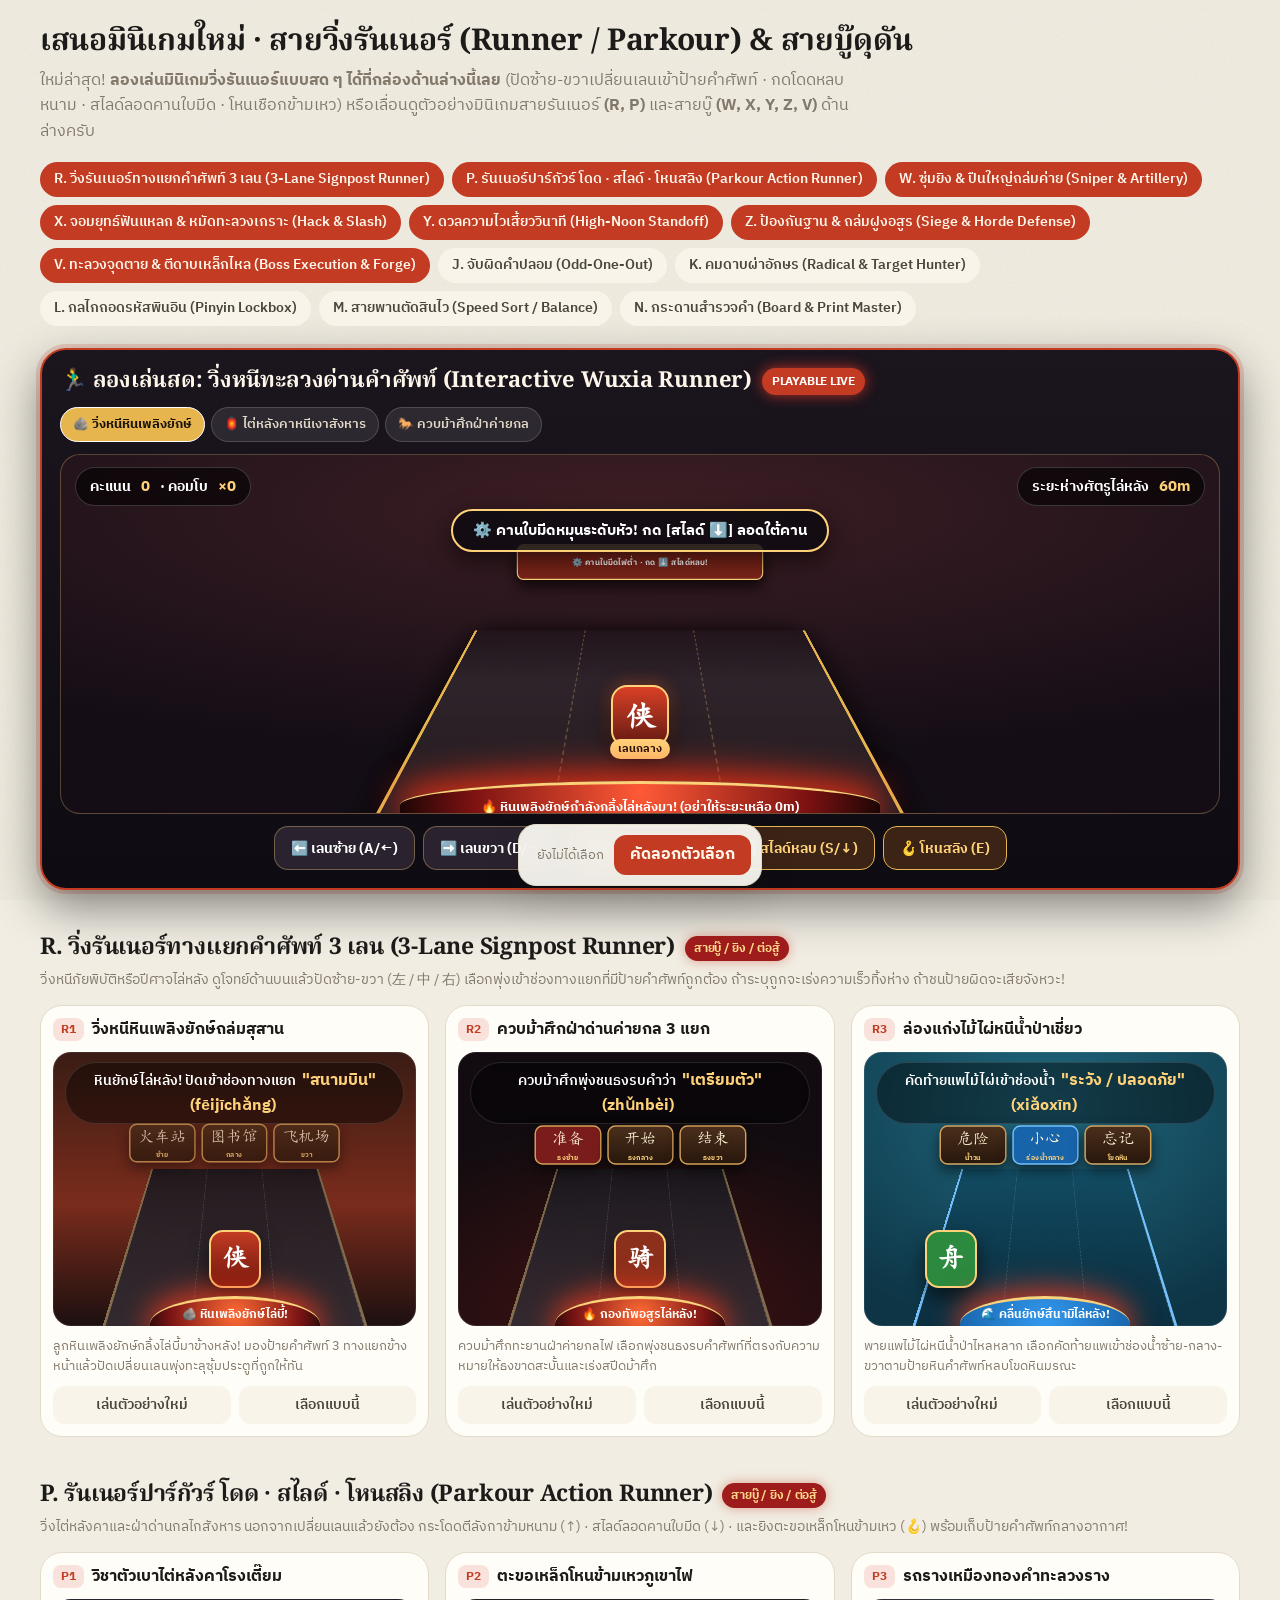
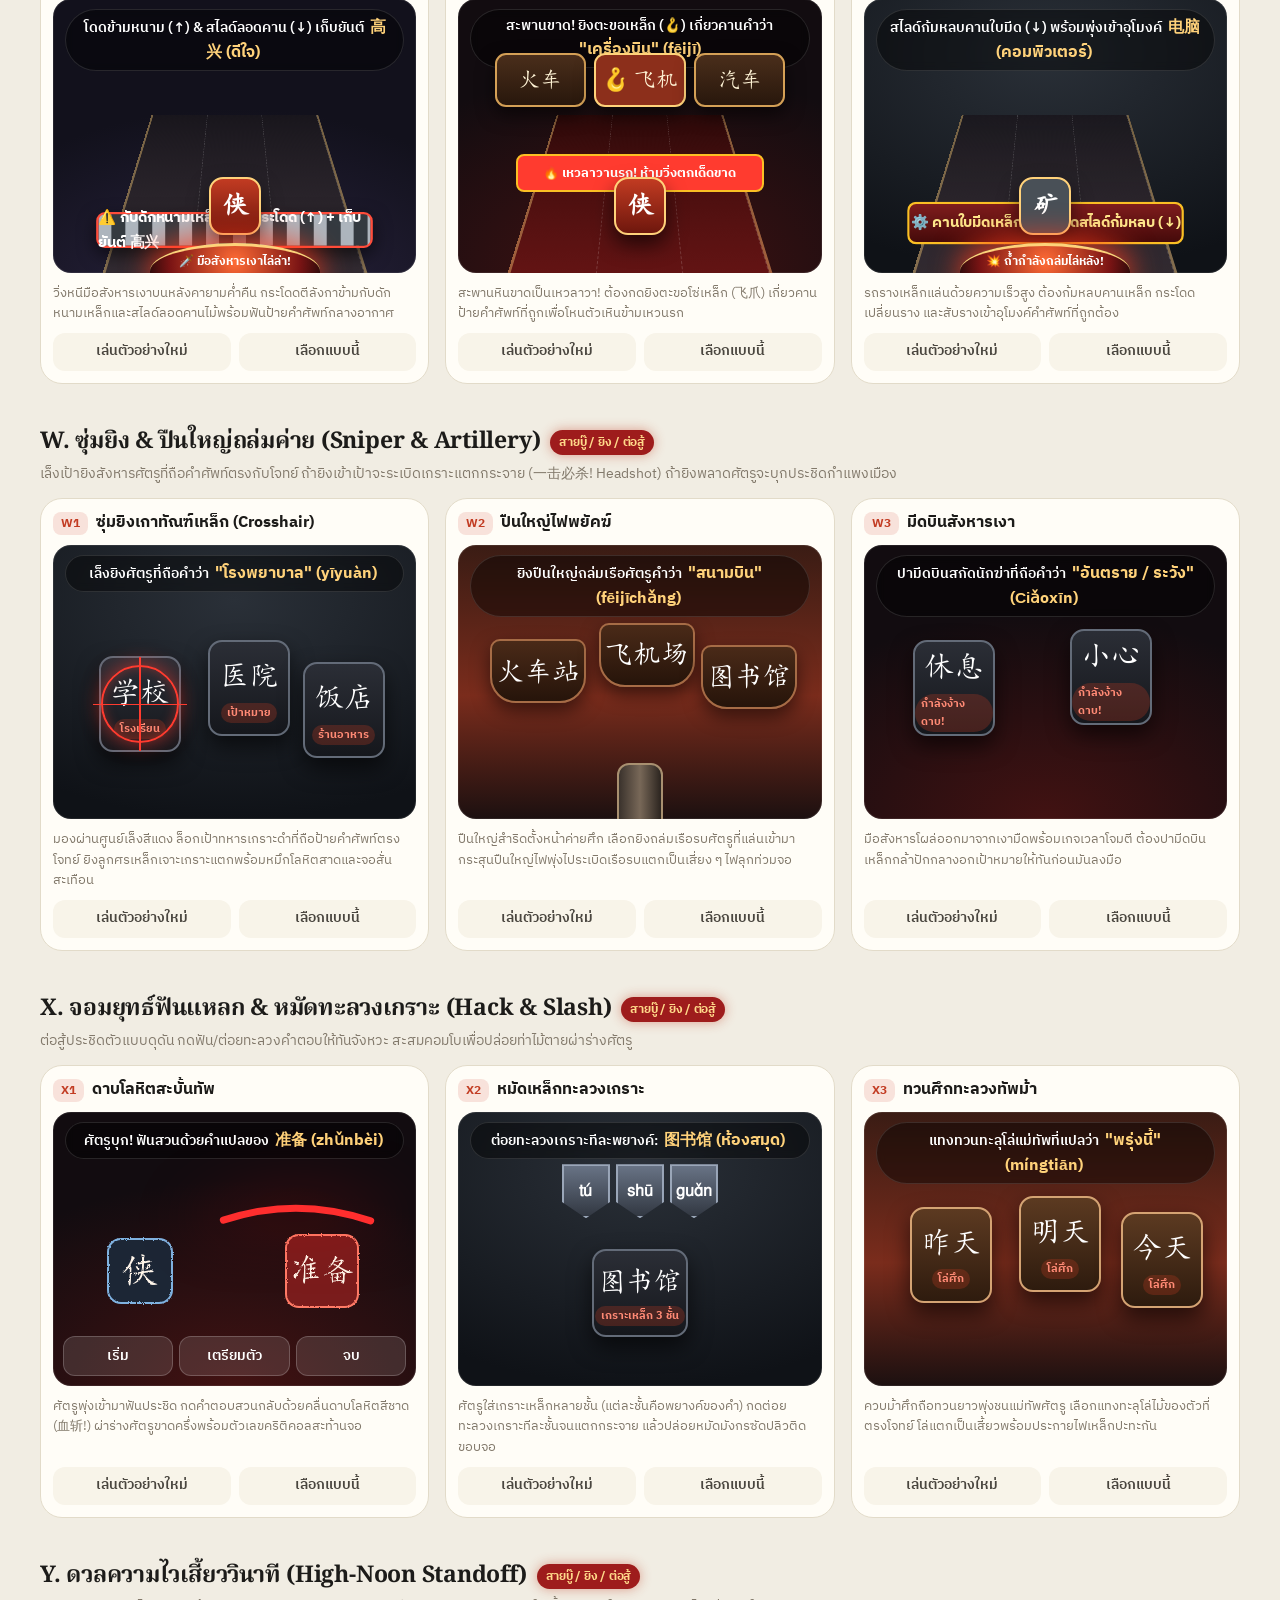
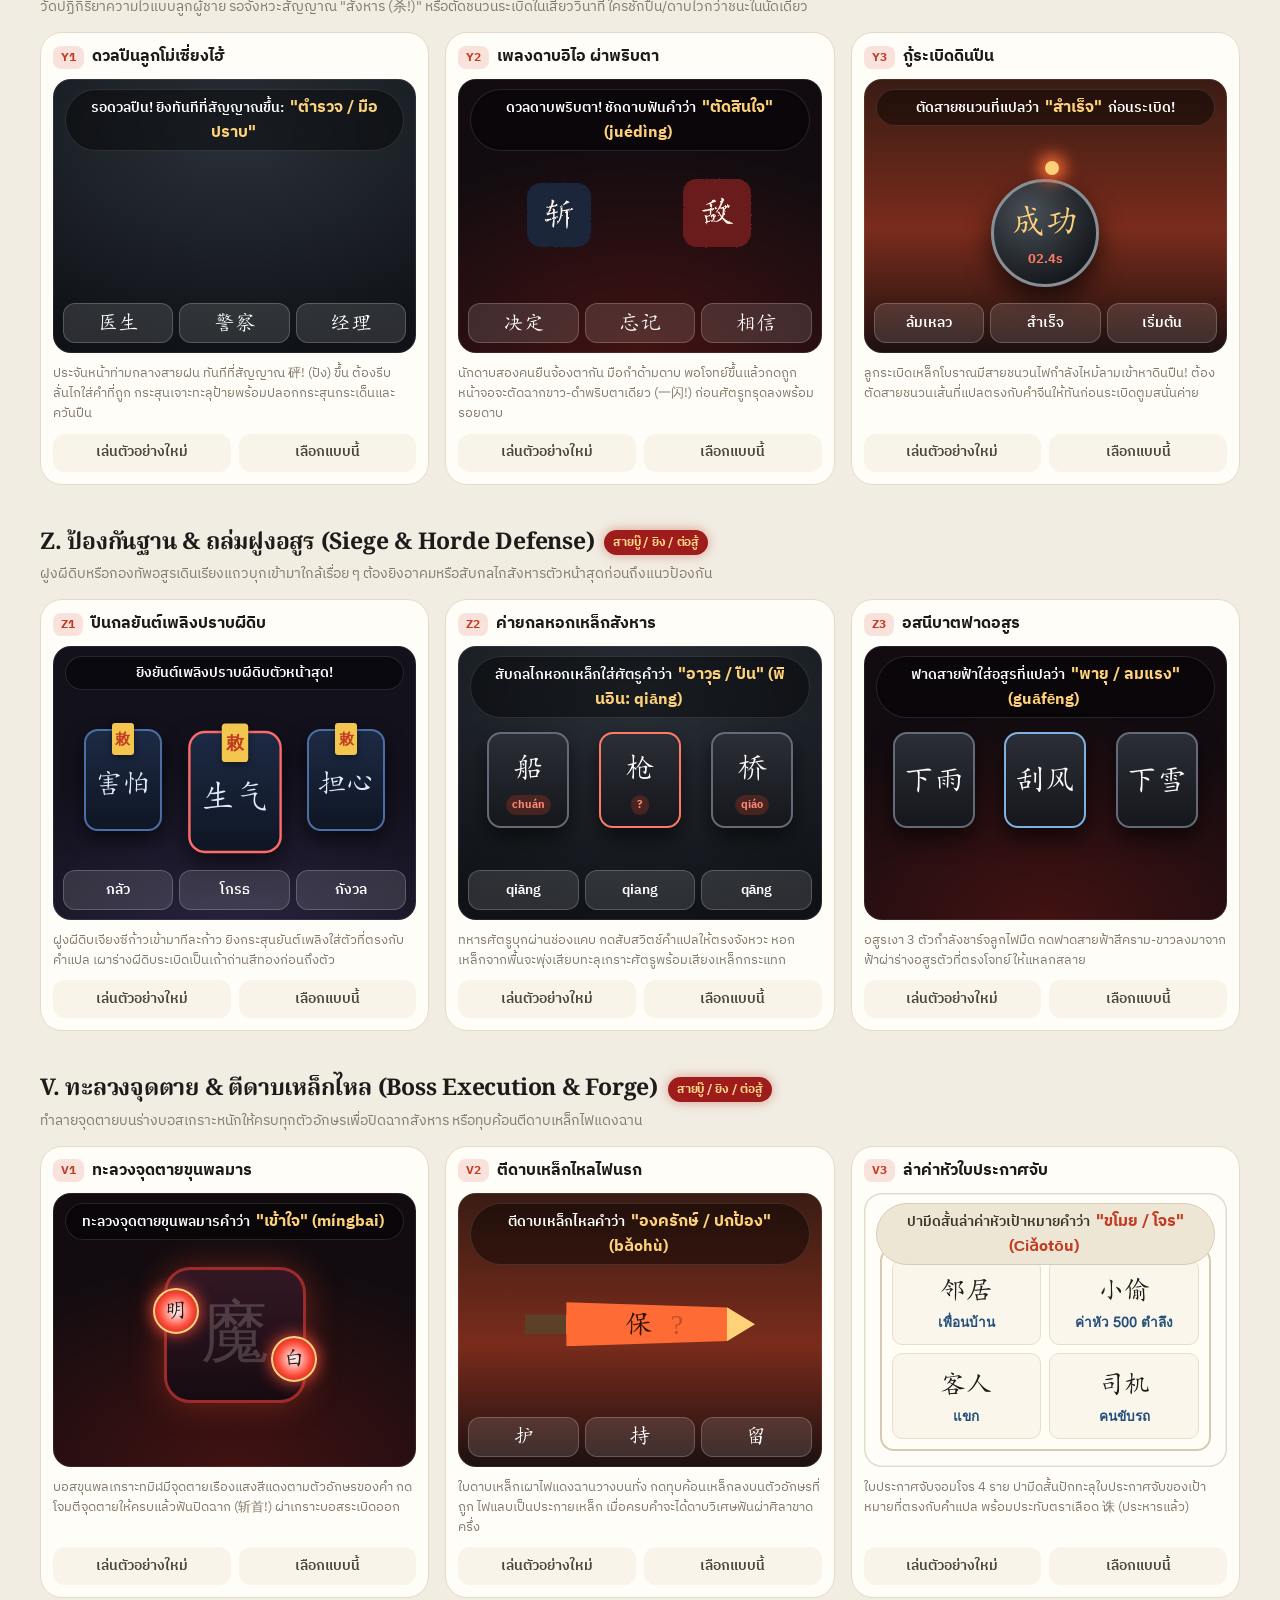
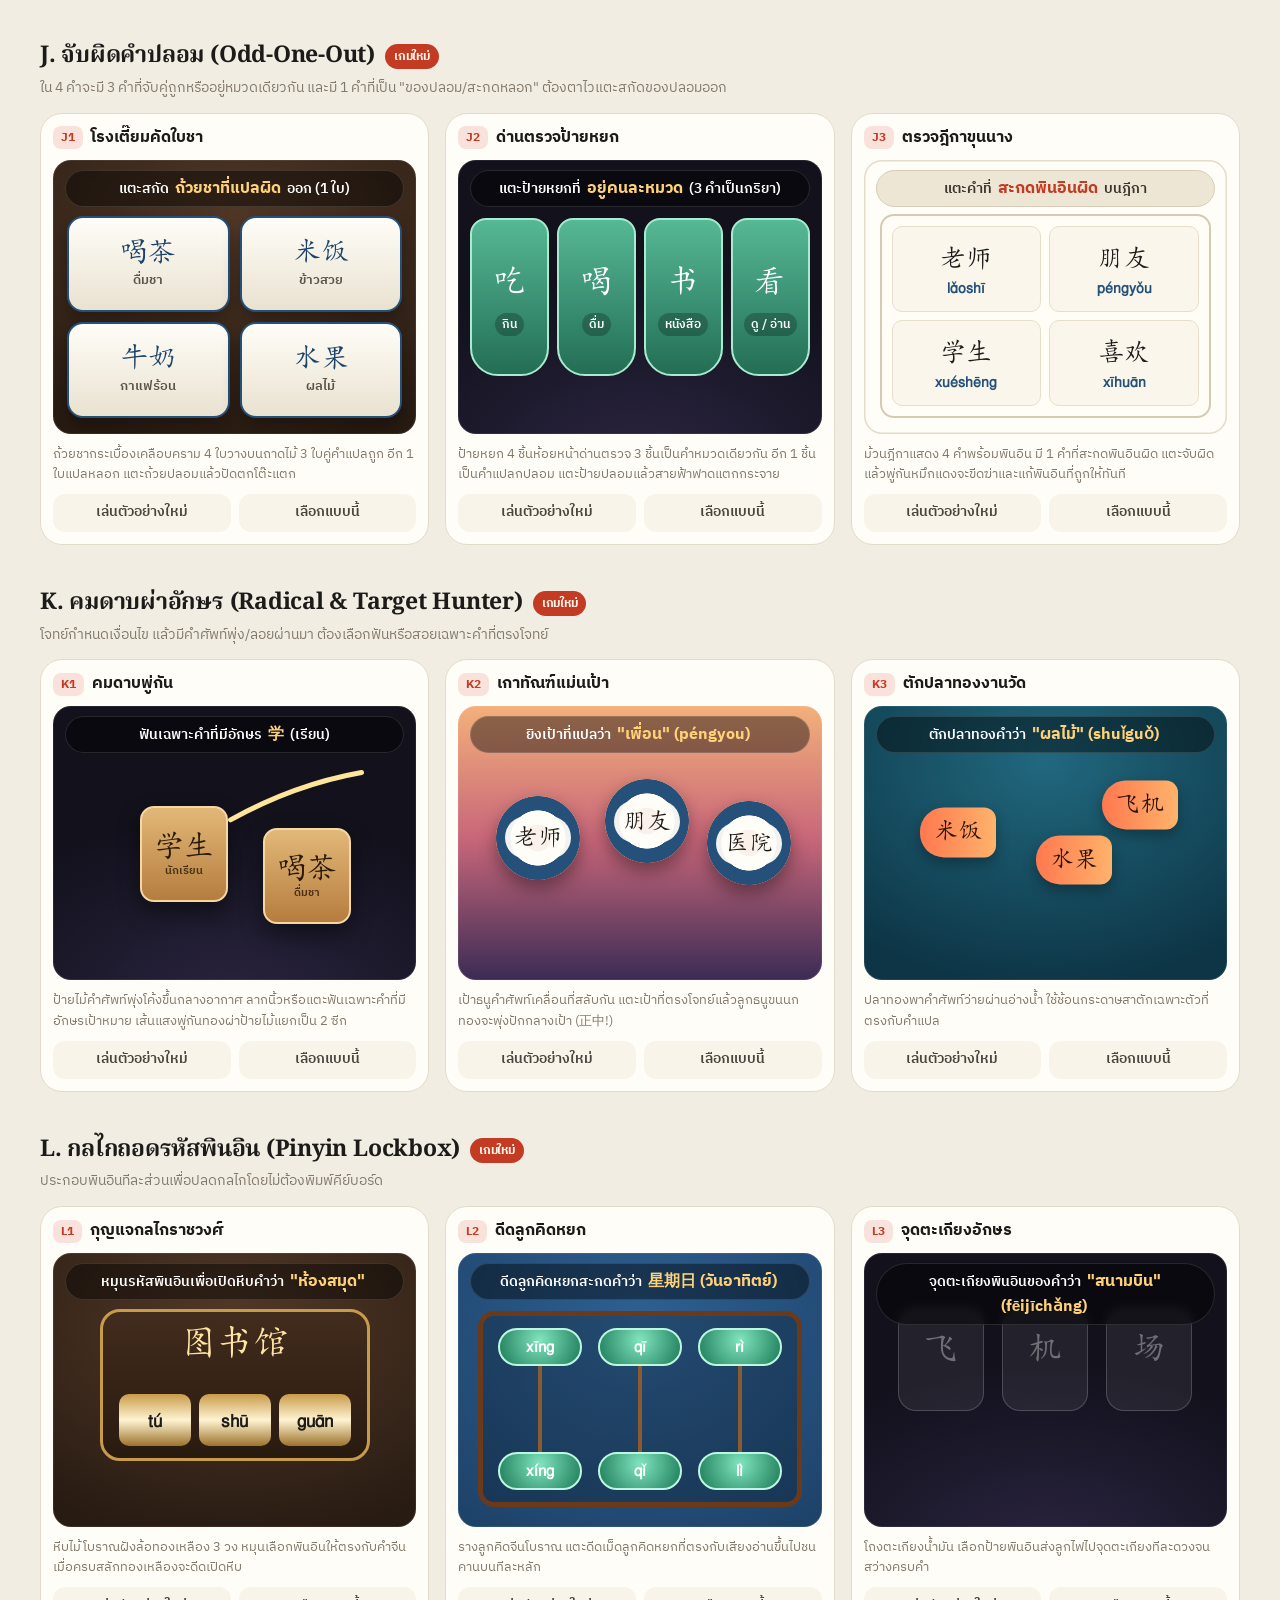
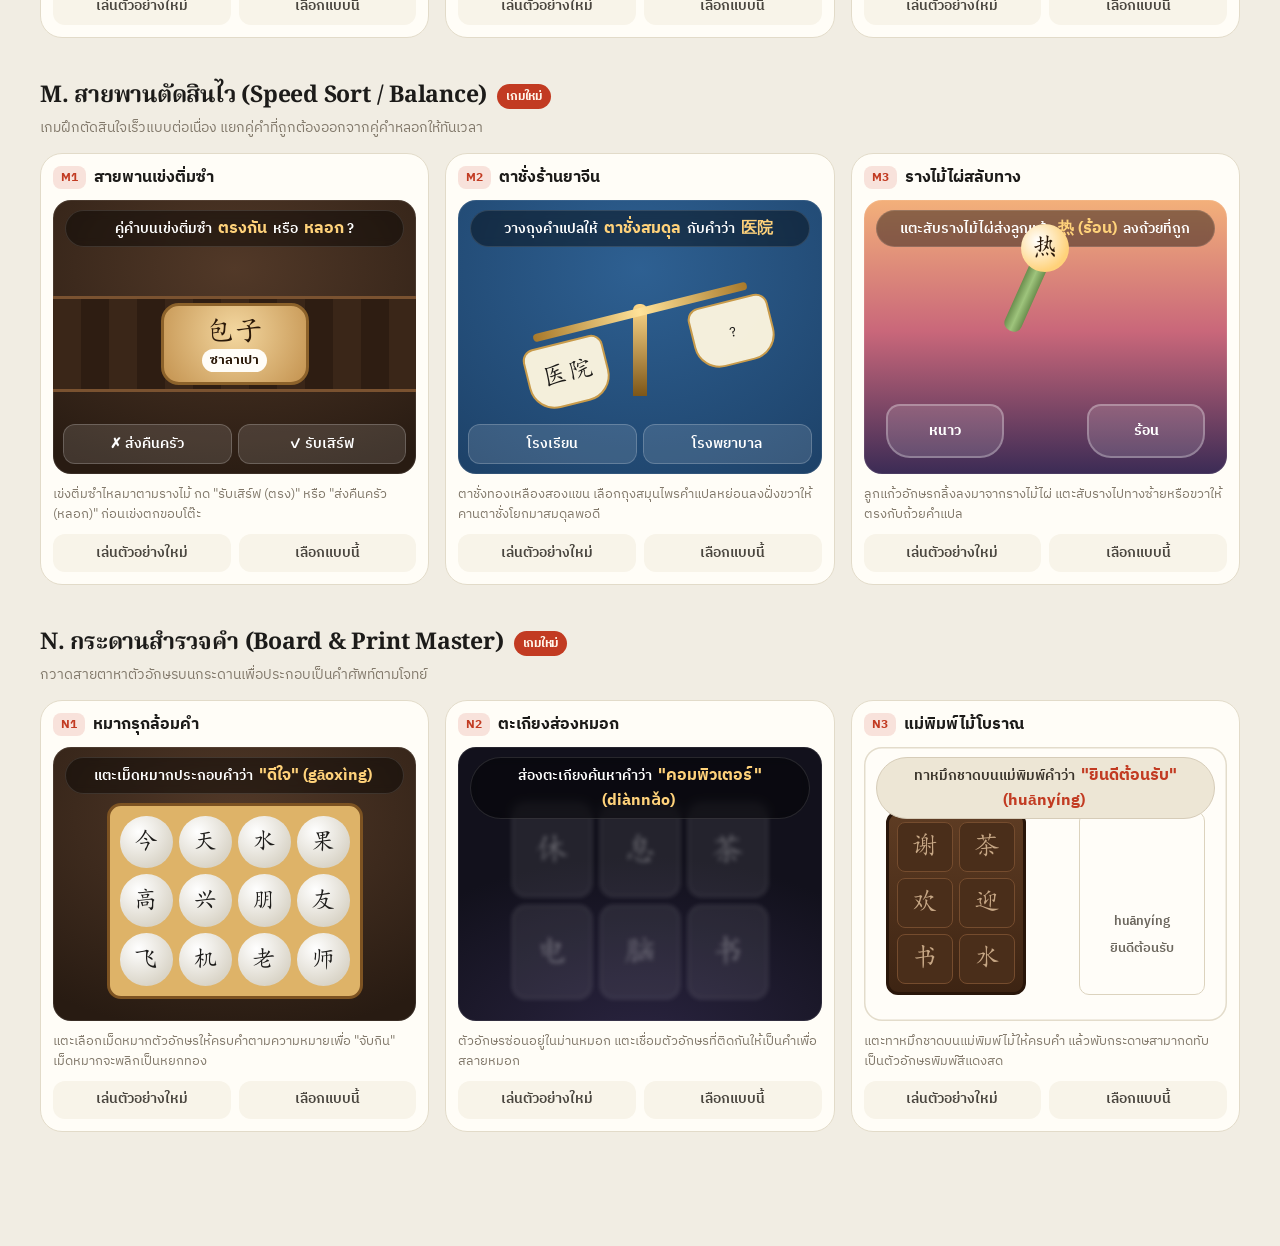
<file: proto/games3.html>
<!DOCTYPE html>
<html lang="th">
<head>
<meta charset="UTF-8">
<meta name="viewport" content="width=device-width, initial-scale=1">
<title>เลือกมินิเกมใหม่ (สายบู๊ / ยิง / ต่อสู้ดิบ ๆ + คลาสสิก) · Library of Limu</title>
<link href="https://fonts.googleapis.com/css2?family=IBM+Plex+Sans+Thai:wght@400;500;600;700&family=Noto+Serif+Thai:wght@600;700&display=swap" rel="stylesheet">
<link rel="stylesheet" href="../css/app.css">
<link rel="stylesheet" href="../css/v4.css">
<script>
(function () {
  var t = null;
  try { var d = JSON.parse(localStorage.getItem('offy.v4') || 'null'); t = d && d.settings && d.settings.theme; } catch (e) {}
  if (t !== 'dark' && t !== 'light') t = matchMedia('(prefers-color-scheme: dark)').matches ? 'dark' : 'light';
  document.documentElement.setAttribute('data-theme', t);
})();
</script>
<style>
  body { padding: 0 0 90px; }
  .wrap { max-width: 1240px; margin: 0 auto; padding: 24px 20px; }
  .top h1 { font-family: var(--display); font-size: 30px; }
  .top p { color: var(--muted); margin-top: 6px; max-width: 820px; line-height: 1.6; }
  .toc { display: flex; flex-wrap: wrap; gap: 8px; margin: 18px 0 8px; }
  .toc a { padding: 7px 14px; border-radius: 99px; background: var(--surface-2); color: var(--ink-2); font-size: 13.5px; font-weight: 600; text-decoration: none; }
  .toc a.hot { background: var(--seal); color: #fff6ea; }
  .sec { margin-top: 44px; scroll-margin-top: 16px; }
  .sec h2 { font-family: var(--display); font-size: 23px; display: flex; align-items: center; gap: 10px; flex-wrap: wrap; }
  .sec h2 .tag { font: 700 11.5px var(--ui); padding: 3px 9px; border-radius: 99px; background: var(--seal); color: #fff6ea; }
  .sec h2 .tag.act { background: #9e1c1c; color: #ffd98a; box-shadow: 0 0 12px rgba(194,59,34,.45); }
  .sec > p { color: var(--muted); margin: 6px 0 14px; font-size: 14px; line-height: 1.55; }
  .vars { display: grid; grid-template-columns: repeat(auto-fill, minmax(min(100%, 350px), 1fr)); gap: 16px; }
  .var { background: var(--surface); border: 1.5px solid var(--line); border-radius: 22px; padding: 12px; display: flex; flex-direction: column; gap: 10px; transition: border-color .2s, box-shadow .2s; }
  .var.on { border-color: var(--seal); box-shadow: 0 0 0 3px var(--seal-soft); }
  .var .vh { display: flex; align-items: center; gap: 8px; }
  .var .vh b { font-size: 15.5px; flex: 1; }
  .var .vh .k { font: 700 12px var(--ui); color: var(--seal); background: var(--seal-soft); border-radius: 8px; padding: 2px 8px; }
  .var .vd { font-size: 13px; color: var(--muted); line-height: 1.55; flex: 1; }
  .var .va { display: flex; gap: 8px; }
  .var .va button { flex: 1; height: 38px; border-radius: 12px; font-weight: 600; font-size: 13.5px; background: var(--surface-2); color: var(--ink-2); }
  .var.on .va .pick { background: var(--seal); color: #fff6ea; }
  .out { position: fixed; left: 50%; bottom: 14px; transform: translateX(-50%); z-index: 50; display: flex; gap: 10px; align-items: center; padding: 10px 10px 10px 18px; border-radius: 18px; background: color-mix(in srgb, var(--surface) 92%, transparent); backdrop-filter: blur(14px); -webkit-backdrop-filter: blur(14px); box-shadow: var(--sh-2); border: 1px solid var(--line); max-width: calc(100% - 24px); }
  .out span { font-size: 13px; color: var(--muted); white-space: nowrap; overflow: hidden; text-overflow: ellipsis; max-width: 52vw; }
  .out button { height: 40px; padding: 0 16px; border-radius: 12px; background: var(--seal); color: #fff6ea; font-weight: 700; white-space: nowrap; }

  /* ---------- demo stages ---------- */
  .demo { position: relative; height: 274px; border-radius: 18px; overflow: hidden; isolation: isolate; color: #fff; -webkit-user-select: none; user-select: none; box-shadow: inset 0 0 0 1px rgba(255,255,255,.08); }
  .demo.blood { background: radial-gradient(120% 100% at 50% 100%, #421212, #120c10 75%); }
  .demo.iron { background: radial-gradient(120% 100% at 50% 20%, #2a3038, #0f1217 80%); }
  .demo.war { background: linear-gradient(180deg, #3a1c14 0%, #7a2c1c 55%, #1c1010 100%); }
  .demo.felt { background: radial-gradient(120% 140% at 50% 25%, var(--felt-a), var(--felt-b) 60%, var(--felt-c)); }
  .demo.paper { background: var(--paper); color: #1c1b19; box-shadow: inset 0 0 0 1.5px #e3dccb; }
  .demo.night { background: radial-gradient(120% 100% at 50% 110%, #2a2440, #12111c 70%); }
  .demo.water { background: radial-gradient(110% 110% at 50% 20%, #21687e, #0d3546 75%); }
  .demo.wood { background: radial-gradient(110% 100% at 50% 25%, #523928, #281b12 80%); }
  .demo.dusk { background: linear-gradient(180deg, #f3b07a 0%, #c9677a 48%, #3b2b55 100%); }
  .demo .hz, .hz { font-family: var(--hz); font-weight: 400; }
  .pt { position: absolute; border-radius: 50%; pointer-events: none; z-index: 30; }
  .ft { position: absolute; z-index: 35; font: 800 17px var(--ui); color: var(--gold); text-shadow: 0 2px 8px rgba(0,0,0,.65); pointer-events: none; white-space: nowrap; }
  .ft.big { font-size: 24px; color: #fff; }
  .ft.crit { font-size: 27px; color: #ff4d3b; text-shadow: 0 0 14px rgba(255,50,30,.9), 0 2px 8px #000; }
  .ft.bad { color: #ff7a66; }
  .flash { position: absolute; inset: 0; z-index: 40; pointer-events: none; opacity: 0; }
  .sealx2 { display: grid; place-items: center; background: var(--seal); color: #fff6ea; border-radius: 14px; font-family: var(--hz); filter: url(#rough); }
  .banner { position: absolute; left: 50%; top: 44%; z-index: 45; transform: translate(-50%, -50%); }
  .goal-b { position: absolute; left: 12px; right: 12px; top: 10px; z-index: 8; text-align: center; font: 600 13.5px var(--ui); padding: 5px 12px; border-radius: 99px; background: rgba(0,0,0,.42); color: #fff; backdrop-filter: blur(4px); border: 1px solid rgba(255,255,255,.12); }
  .paper .goal-b { background: #ede6d5; color: #3a342b; border-color: #d6ccb8; }
  .goal-b b { color: #ffd27a; font-size: 1.15em; margin: 0 3px; }
  .paper .goal-b b { color: var(--seal); }
  .ob { position: absolute; left: 10px; right: 10px; bottom: 10px; display: grid; grid-template-columns: repeat(3, 1fr); gap: 6px; z-index: 15; }
  .ob.n2 { grid-template-columns: repeat(2, 1fr); } .ob.n4 { grid-template-columns: repeat(4, 1fr); }
  .ob b { height: 40px; border-radius: 12px; display: grid; place-items: center; background: rgba(255,255,255,.12); color: inherit; font: 600 13.5px var(--ui); border: 1.5px solid rgba(255,255,255,.2); transition: background .2s, border-color .2s, transform .2s; }
  .ob b.hz { font-family: var(--hz); font-size: 21px; }
  .ob b.ok { background: #c23b22; border-color: #ff8a75; color: #fff; transform: scale(1.04); box-shadow: 0 0 16px rgba(194,59,34,.7); }

  /* ===== COMBAT & SHOOTING STYLES (W, X, Y, Z, V) ===== */
  .scope-ring { position: absolute; width: 78px; height: 78px; border-radius: 50%; border: 2.5px solid #ff3b2f; box-shadow: 0 0 20px rgba(255,59,47,.6), inset 0 0 12px rgba(255,59,47,.35); transform: translate(-50%, -50%); z-index: 25; pointer-events: none; transition: left .38s cubic-bezier(.25,.9,.3,1), top .38s cubic-bezier(.25,.9,.3,1), transform .15s; }
  .scope-ring::before, .scope-ring::after { content: ""; position: absolute; background: #ff3b2f; }
  .scope-ring::before { left: -10px; right: -10px; top: 50%; height: 1.5px; margin-top: -.75px; }
  .scope-ring::after { top: -10px; bottom: -10px; left: 50%; width: 1.5px; margin-left: -.75px; }
  .foe-unit { position: absolute; width: 82px; height: 96px; border-radius: 14px; background: linear-gradient(180deg, #2b2e36, #15171c); border: 2px solid #636b78; display: flex; flex-direction: column; align-items: center; justify-content: center; gap: 3px; box-shadow: 0 10px 22px rgba(0,0,0,.6); transform: translate(-50%, -50%); }
  .foe-unit .hz { font-size: 30px; color: #fff; }
  .foe-unit small { font: 700 10.5px var(--ui); color: #ff8a75; background: rgba(194,59,34,.28); padding: 1px 6px; border-radius: 99px; }
  .cannon { position: absolute; left: 50%; bottom: -8px; width: 46px; height: 64px; margin-left: -23px; border-radius: 12px 12px 4px 4px; background: linear-gradient(90deg, #3a322c, #786858, #2b241f); border: 2px solid #a89070; z-index: 20; transform-origin: 50% 80%; transition: transform .28s; }
  .warship { position: absolute; width: 96px; height: 64px; border-radius: 10px 10px 26px 26px; background: linear-gradient(180deg, #4a2a18, #26140a); border: 2px solid #a66c46; display: grid; place-items: center; font-size: 28px; box-shadow: 0 8px 18px rgba(0,0,0,.5); transform: translate(-50%, -50%); }
  .shell-b { position: absolute; width: 18px; height: 18px; border-radius: 50%; background: radial-gradient(circle, #fff, #ff9d3b 55%, #c23b22); box-shadow: 0 0 18px 6px rgba(255,140,40,.85); transform: translate(-50%, -50%); z-index: 24; pointer-events: none; }
  .kunai { position: absolute; width: 8px; height: 48px; background: linear-gradient(180deg, #e9ecef 0 65%, #c23b22 65% 100%); clip-path: polygon(50% 0, 100% 65%, 65% 65%, 65% 100%, 35% 100%, 35% 65%, 0 65%); transform: translate(-50%, -50%); z-index: 24; pointer-events: none; filter: drop-shadow(0 0 8px rgba(255,255,255,.7)); }

  /* X: Hack & Slash */
  .hero-ftr { position: absolute; left: 24%; top: 58%; width: 66px; height: 66px; transform: translate(-50%, -50%); z-index: 12; }
  .foe-ftr { position: absolute; left: 74%; top: 58%; width: 74px; height: 74px; transform: translate(-50%, -50%); z-index: 11; }
  .armor-bar { position: absolute; left: 50%; top: 52px; transform: translateX(-50%); display: flex; gap: 6px; z-index: 12; }
  .armor-sh { width: 48px; height: 54px; clip-path: polygon(0 0, 100% 0, 100% 70%, 50% 100%, 0 70%); background: linear-gradient(180deg, #687385, #323842); border: 2px solid #9aa6b8; display: grid; place-items: center; font: 700 16px var(--pinyin); color: #fff; }
  .armor-sh.broken { background: #c23b22; transform: scale(.85); opacity: .35; }

  /* Y: Quick-Draw Standoff */
  .standoff-signal { position: absolute; left: 50%; top: 44%; transform: translate(-50%, -50%) scale(0); width: 88px; height: 88px; border-radius: 50%; background: radial-gradient(circle, #ff4d3b, #9e1212); border: 3px solid #ffd27a; color: #fff; display: grid; place-items: center; font: 400 46px var(--hz); z-index: 30; box-shadow: 0 0 36px rgba(255,60,40,.9); }
  .bomb-iron { position: absolute; left: 50%; top: 56%; transform: translate(-50%, -50%); width: 108px; height: 108px; border-radius: 50%; background: radial-gradient(circle at 35% 30%, #495057, #16191d 75%); border: 3px solid #868e96; display: flex; flex-direction: column; align-items: center; justify-content: center; box-shadow: 0 12px 26px rgba(0,0,0,.65); }
  .fuse-wire { position: absolute; top: 68px; width: 90px; height: 34px; border-top: 3px dashed #e6b54e; border-radius: 50%; cursor: pointer; }

  /* Z: Demon Siege */
  .zombie-lane { position: absolute; left: 14px; right: 14px; top: 52px; bottom: 58px; display: flex; justify-content: space-around; align-items: center; }
  .jiangshi { position: relative; width: 78px; height: 102px; border-radius: 14px; background: linear-gradient(180deg, #1d2a44, #0f1624); border: 2px solid #4a6fa5; display: flex; flex-direction: column; align-items: center; justify-content: center; box-shadow: 0 10px 20px rgba(0,0,0,.55); }
  .jiangshi::before { content: "敕"; position: absolute; top: -8px; width: 22px; height: 32px; background: #f3c64f; color: #c23b22; font: 700 15px var(--hz); display: grid; place-items: center; border-radius: 3px; box-shadow: 0 2px 6px rgba(0,0,0,.4); }
  .jiangshi .hz { font-size: 28px; color: #e2eafc; margin-top: 8px; }

  /* V: Boss Execution / Forge */
  .boss-giant { position: absolute; left: 50%; top: 52%; transform: translate(-50%, -50%); width: 142px; height: 136px; border-radius: 26px; background: linear-gradient(180deg, #331824, #170b12); border: 3px solid #9e2a2b; display: grid; place-items: center; font-size: 68px; color: rgba(255,255,255,.18); box-shadow: 0 0 34px rgba(194,59,34,.45); }
  .weak-pt { position: absolute; width: 46px; height: 46px; border-radius: 50%; background: radial-gradient(circle, #fff, #ff4d3b 55%, #9e1212); border: 2px solid #ffd27a; color: #1c1b19; font-size: 22px; display: grid; place-items: center; box-shadow: 0 0 16px #ff4d3b; animation: pulseW .8s ease-in-out infinite alternate; }
  @keyframes pulseW { to { transform: scale(1.12); } }
  .sword-blade { position: absolute; left: 50%; top: 48%; transform: translate(-50%, -50%); width: 230px; height: 44px; background: linear-gradient(90deg, #5c4028 0 18%, #ff6b35 18% 88%, #ffd27a 88% 100%); clip-path: polygon(0 28%, 18% 28%, 18% 0, 88% 12%, 100% 50%, 88% 88%, 18% 100%, 18% 72%, 0 72%); display: flex; align-items: center; justify-content: center; gap: 18px; padding-left: 28px; box-shadow: 0 0 28px rgba(255,107,53,.6); }

  /* ===== CLASSIC CRAFT STYLES (J, K, L, M, N) ===== */
  .tea-tray { position: absolute; left: 14px; right: 14px; top: 56px; bottom: 16px; display: grid; grid-template-columns: 1fr 1fr; gap: 10px; }
  .tcup { position: relative; border-radius: 16px; background: linear-gradient(180deg, #fffdf8, #e9e2d0); color: #1c1b19; border: 2px solid #24507a; display: flex; flex-direction: column; align-items: center; justify-content: center; gap: 2px; box-shadow: 0 8px 18px rgba(0,0,0,.32); transition: transform .25s, border-color .25s, background .25s; }
  .tcup .hz { font-size: 28px; color: #1d4468; line-height: 1.1; }
  .tcup small { font: 600 12.5px var(--ui); color: #5a5348; }
  .jade-row { position: absolute; left: 12px; right: 12px; top: 58px; display: grid; grid-template-columns: repeat(4, 1fr); gap: 8px; }
  .jade { position: relative; height: 158px; border-radius: 16px 16px 28px 28px; background: linear-gradient(180deg, #56b895, #236e55); border: 2px solid #a8ebd0; display: flex; flex-direction: column; align-items: center; justify-content: center; gap: 6px; color: #fff; }
  .jade .hz { font-size: 32px; }
  .jade small { font: 600 11.5px var(--ui); background: rgba(0,0,0,.24); padding: 2px 7px; border-radius: 99px; }
  .mem-scroll { position: absolute; left: 16px; right: 16px; top: 54px; bottom: 16px; background: #fffdf6; border: 2px solid #d5cbb4; border-radius: 14px; padding: 10px; display: grid; grid-template-columns: 1fr 1fr; gap: 8px; }
  .mem-item { position: relative; border-radius: 10px; border: 1.5px solid #e6decb; background: #faf6eb; display: flex; flex-direction: column; align-items: center; justify-content: center; padding: 6px; }
  .mem-item .hz { font-size: 26px; color: #1c1b19; }
  .mem-item em { font: 600 13.5px var(--pinyin); color: #24507a; font-style: normal; }
  .plaque { position: absolute; width: 88px; height: 96px; border-radius: 14px; background: linear-gradient(180deg, #e2b878, #b57d3e); border: 2px solid #f5d7a1; color: #2a1808; display: flex; flex-direction: column; align-items: center; justify-content: center; box-shadow: 0 10px 22px rgba(0,0,0,.45); transform: translate(-50%, -50%); }
  .plaque .hz { font-size: 30px; line-height: 1.1; }
  .plaque small { font: 600 11px var(--ui); opacity: .8; }
  .plaque-half { position: absolute; width: 44px; height: 96px; background: linear-gradient(180deg, #e2b878, #b57d3e); color: #2a1808; overflow: hidden; display: grid; place-items: center; font-family: var(--hz); font-size: 30px; box-shadow: 0 8px 16px rgba(0,0,0,.4); }
  .arch-tgt { position: absolute; width: 84px; height: 84px; border-radius: 50%; background: radial-gradient(circle, #c23b22 0 22%, #fffdf8 23% 46%, #24507a 47% 70%, #e2b878 71% 100%); box-shadow: 0 8px 18px rgba(0,0,0,.38); display: grid; place-items: center; transform: translate(-50%, -50%); }
  .arch-tgt span { background: rgba(255,253,248,.94); color: #1c1b19; padding: 3px 9px; border-radius: 99px; font-size: 24px; }
  .arrow-f { position: absolute; width: 6px; height: 56px; background: linear-gradient(180deg, #ffd27a, #8a5a32); border-radius: 3px; transform: translate(-50%, -50%); z-index: 20; pointer-events: none; }
  .fish { position: absolute; padding: 6px 14px; border-radius: 24px 12px 12px 24px; background: linear-gradient(90deg, #ff784f, #ffb36b); color: #2a1205; font-size: 24px; box-shadow: 0 6px 14px rgba(0,0,0,.3); transform: translate(-50%, -50%); }
  .poi { position: absolute; width: 78px; height: 78px; border-radius: 50%; border: 4px solid #e6b54e; background: rgba(255,255,255,.22); transform: translate(-50%, -50%); pointer-events: none; z-index: 15; }
  .lock-box { position: absolute; left: 50%; top: 56px; transform: translateX(-50%); width: 270px; height: 152px; border-radius: 20px; background: linear-gradient(180deg, #422c1d, #291a10); border: 3px solid #c89b4b; padding: 12px; display: flex; flex-direction: column; align-items: center; justify-content: space-between; }
  .lock-word { font-size: 36px; color: #ffe5a3; line-height: 1.1; }
  .lock-wheels { display: flex; gap: 8px; width: 100%; justify-content: center; }
  .wheel { width: 72px; height: 52px; border-radius: 10px; background: linear-gradient(180deg, #c89b4b, #fff3d1 50%, #9c722c); color: #1c1b19; font: 700 17px var(--pinyin); display: grid; place-items: center; }
  .abacus { position: absolute; left: 20px; right: 20px; top: 58px; bottom: 20px; border-radius: 16px; border: 5px solid #6b3a1a; background: rgba(0,0,0,.22); display: grid; grid-template-columns: repeat(3, 1fr); gap: 10px; padding: 12px; }
  .ab-col { position: relative; display: flex; flex-direction: column; align-items: center; justify-content: space-between; }
  .ab-col::before { content: ""; position: absolute; top: 0; bottom: 0; width: 4px; background: #8a5a32; z-index: 0; }
  .bead { position: relative; z-index: 1; width: 84px; height: 38px; border-radius: 99px; background: radial-gradient(circle at 50% 30%, #80e5be, #1d7a58); border: 2px solid #bef7df; color: #fff; font: 700 15px var(--pinyin); display: grid; place-items: center; }
  .bead.on { background: radial-gradient(circle at 50% 30%, #ffe89e, #c08a1e); border-color: #fff; color: #2a1a08; }
  .lamps-row { position: absolute; left: 20px; right: 20px; top: 56px; display: flex; justify-content: center; gap: 18px; }
  .olamp { width: 86px; height: 102px; border-radius: 18px; background: rgba(255,255,255,.07); border: 1.5px solid rgba(255,255,255,.18); display: flex; flex-direction: column; align-items: center; justify-content: center; gap: 4px; }
  .olamp .hz { font-size: 34px; opacity: .35; }
  .olamp em { font: 600 14px var(--pinyin); font-style: normal; color: var(--gold); min-height: 1.2em; }
  .olamp.lit { background: radial-gradient(circle at 50% 30%, rgba(255,215,120,.32), rgba(230,130,50,.08)); border-color: var(--gold); box-shadow: 0 0 28px rgba(255,190,80,.4); }
  .olamp.lit .hz { opacity: 1; color: #fff4d2; }
  .belt { position: absolute; left: 0; right: 0; top: 96px; height: 96px; background: repeating-linear-gradient(90deg, #3a2618 0 28px, #2e1d12 28px 56px); border-top: 3px solid #7a5230; border-bottom: 3px solid #7a5230; display: flex; align-items: center; }
  .steamer { position: absolute; width: 148px; height: 82px; border-radius: 18px; background: radial-gradient(circle at 50% 35%, #f3d7a0, #c49350); border: 3px solid #8c622b; color: #2a1808; display: flex; flex-direction: column; align-items: center; justify-content: center; transform: translateX(-50%); }
  .steamer .hz { font-size: 28px; line-height: 1.1; }
  .steamer small { font: 700 12.5px var(--ui); background: #fffdf8; padding: 1px 8px; border-radius: 99px; margin-top: 2px; }
  .scale-beam { position: absolute; left: 50%; top: 108px; width: 220px; height: 8px; margin-left: -110px; background: linear-gradient(90deg, #a8792a, #ffe299, #a8792a); border-radius: 4px; transition: transform .5s cubic-bezier(.3,1.4,.5,1); }
  .scale-pillar { position: absolute; left: 50%; top: 104px; width: 14px; height: 92px; margin-left: -7px; background: linear-gradient(180deg, #ffd98a, #7d5618); border-radius: 6px 6px 0 0; }
  .scale-pan { position: absolute; top: 14px; width: 82px; height: 64px; border-radius: 12px 12px 26px 26px; background: rgba(255,248,225,.95); color: #1c1b19; border: 2px solid #c89b4b; display: flex; flex-direction: column; align-items: center; justify-content: center; }
  .scale-pan.l { left: -16px; } .scale-pan.r { right: -16px; }
  .chute { position: absolute; left: 50%; top: 52px; width: 18px; height: 86px; margin-left: -9px; background: linear-gradient(90deg, #6b8e4e, #9ec47c, #6b8e4e); border-radius: 8px; transform-origin: 50% 0%; transition: transform .32s cubic-bezier(.3,1.4,.5,1); }
  .orb-roll { position: absolute; width: 48px; height: 48px; border-radius: 50%; background: radial-gradient(circle at 35% 35%, #fff, #ffd27a 70%); color: #2a1808; display: grid; place-items: center; font-size: 26px; transform: translate(-50%, -50%); z-index: 12; }
  .cup-end { position: absolute; bottom: 16px; width: 118px; height: 54px; border-radius: 14px 14px 24px 24px; background: rgba(255,255,255,.14); border: 2px solid rgba(255,255,255,.28); display: grid; place-items: center; font: 700 14px var(--ui); }
  .cup-end.l { left: 22px; } .cup-end.r { right: 22px; }
  .go-board { position: absolute; left: 50%; top: 56px; transform: translateX(-50%); width: 256px; height: 196px; border-radius: 14px; background: #deb368; border: 3px solid #7d5322; padding: 10px; display: grid; grid-template-columns: repeat(4, 1fr); grid-template-rows: repeat(3, 1fr); gap: 6px; }
  .go-stone { border-radius: 50%; background: radial-gradient(circle at 35% 30%, #ffffff, #d9d4c7 75%); color: #1c1b19; font-size: 24px; display: grid; place-items: center; }
  .go-stone.pick { background: radial-gradient(circle at 35% 30%, #fff4c2, #e6a82e); box-shadow: 0 0 0 3px #fff, 0 0 18px #ffd27a; transform: scale(1.08); }
  .fog-grid { position: absolute; left: 50%; top: 56px; transform: translateX(-50%); width: 256px; height: 196px; display: grid; grid-template-columns: repeat(3, 1fr); grid-template-rows: repeat(2, 1fr); gap: 8px; }
  .fog-cell { position: relative; border-radius: 14px; background: rgba(255,255,255,.08); border: 1.5px solid rgba(255,255,255,.16); display: grid; place-items: center; font-size: 32px; color: rgba(255,255,255,.35); filter: blur(2.2px); transition: filter .35s, color .35s, background .35s, border-color .35s, transform .25s; }
  .fog-cell.lit { filter: blur(0); color: #fff; background: rgba(230,181,78,.24); border-color: var(--gold); box-shadow: 0 0 22px rgba(230,181,78,.45); transform: scale(1.05); }
  .wood-blk { position: absolute; left: 22px; top: 64px; width: 140px; height: 184px; border-radius: 12px; background: linear-gradient(180deg, #5e3c23, #3d2413); border: 3px solid #29160a; padding: 8px; display: grid; grid-template-columns: 1fr 1fr; gap: 6px; }
  .wb-ch { border-radius: 8px; background: #4a2e1a; border: 1px solid #754c2e; color: #c7a785; font-size: 26px; display: grid; place-items: center; }
  .wb-ch.inked { background: var(--seal); color: #fff6ea; border-color: #ff9c8a; transform: scale(1.05); }
  .paper-sheet { position: absolute; right: 22px; top: 64px; width: 126px; height: 184px; border-radius: 10px; background: #fffdf8; border: 1.5px solid #dcd3be; display: flex; flex-direction: column; align-items: center; justify-content: center; gap: 6px; transform-origin: left center; }
  .paper-sheet .hz { font-size: 38px; color: var(--seal); filter: url(#rough); opacity: 0; transform: scale(.8); transition: opacity .3s, transform .35s; }
  .paper-sheet.stamped .hz { opacity: 1; transform: scale(1); }
  .paper-sheet small { font: 600 12.5px var(--ui); color: #6c675e; }

  /* ===== RUNNER SHOWCASE STYLES (R, P) ===== */
  .run-persp { position: absolute; inset: 0; perspective: 260px; overflow: hidden; }
  .run-road { position: absolute; left: 12%; right: 12%; top: 38px; bottom: -18px; background: linear-gradient(180deg, rgba(25,22,28,.9) 0%, rgba(52,44,50,.96) 100%); transform: rotateX(42deg); transform-origin: 50% 100%; border-left: 3px solid rgba(255,210,122,.4); border-right: 3px solid rgba(255,210,122,.4); display: grid; grid-template-columns: repeat(3, 1fr); }
  .run-road > i { border-right: 1.5px dashed rgba(255,255,255,.18); }
  .run-gate-row { position: absolute; left: 10%; right: 10%; top: 64px; display: grid; grid-template-columns: repeat(3, 1fr); gap: 8px; z-index: 14; transform-origin: 50% 50%; }
  .run-sign { height: 54px; border-radius: 11px; background: linear-gradient(180deg, #4a2e1b, #28170c); border: 2px solid #d4a056; color: #fff4d6; display: flex; flex-direction: column; align-items: center; justify-content: center; box-shadow: 0 8px 18px rgba(0,0,0,.55); font-size: 22px; }
  .run-sign small { font: 700 10px var(--ui); color: #ffd27a; }
  .run-hero { position: absolute; left: 50%; bottom: 38px; width: 52px; height: 58px; border-radius: 14px; background: linear-gradient(180deg, #c23b22, #6e170d); border: 2px solid #ffd27a; color: #fff; display: grid; place-items: center; font: 700 26px var(--hz); transform: translate(-50%, 0); z-index: 22; box-shadow: 0 10px 20px rgba(0,0,0,.6); transition: left .26s cubic-bezier(.25,.95,.3,1), transform .24s; }
  .run-chaser { position: absolute; left: 50%; bottom: -26px; width: 170px; height: 56px; border-radius: 50% 50% 0 0; background: radial-gradient(circle at 50% 30%, #ff6b35, #7a1414 70%, #1a0808); border-top: 3px solid #ffd27a; transform: translateX(-50%); z-index: 26; display: flex; align-items: flex-start; justify-content: center; padding-top: 6px; font: 800 12px var(--ui); color: #fff; box-shadow: 0 -8px 28px rgba(255,60,30,.75); }
  .run-obs { position: absolute; left: 16%; right: 16%; height: 32px; z-index: 16; display: flex; align-items: center; justify-content: center; font: 700 13px var(--ui); border-radius: 8px; }
  .run-obs.spike { background: repeating-linear-gradient(90deg, #adb5bd 0 12px, #343a40 12px 24px); border: 2px solid #ff4d3b; color: #fff; box-shadow: 0 6px 16px rgba(0,0,0,.6); }
  .run-obs.beam { background: linear-gradient(180deg, #7f1d1d, #450a0a); border: 2px solid #fbbf24; color: #fde68a; height: 38px; }

  /* ===== INTERACTIVE PLAYABLE RUNNER GAME STAGE ===== */
  .play-runner-card { margin: 22px 0 32px; background: linear-gradient(180deg, #1b151e, #0e0b12); border: 2px solid #c23b22; border-radius: 26px; padding: 18px; color: #fff; box-shadow: 0 18px 46px rgba(0,0,0,.45), 0 0 0 4px rgba(194,59,34,.18); }
  .pr-head { display: flex; align-items: center; justify-content: space-between; gap: 12px; flex-wrap: wrap; margin-bottom: 12px; }
  .pr-head h2 { font-family: var(--display); font-size: 22px; display: flex; align-items: center; gap: 10px; color: #fff6ea; }
  .pr-head .live-pill { background: #c23b22; color: #fff; font: 700 12px var(--ui); padding: 4px 10px; border-radius: 99px; box-shadow: 0 0 14px rgba(255,60,40,.7); }
  .pr-themes { display: flex; gap: 6px; flex-wrap: wrap; }
  .pr-themes button { padding: 6px 12px; border-radius: 99px; font: 600 12.5px var(--ui); background: rgba(255,255,255,.09); color: #e2d9c8; border: 1px solid rgba(255,255,255,.16); cursor: pointer; }
  .pr-themes button.on { background: #e6b54e; color: #1c140a; border-color: #fff; font-weight: 700; }
  .pr-stage { position: relative; height: 360px; border-radius: 20px; overflow: hidden; background: radial-gradient(120% 100% at 50% 15%, #3d1e24 0%, #140d16 70%); border: 1.5px solid rgba(255,210,122,.28); user-select: none; -webkit-user-select: none; touch-action: none; }
  .pr-stage[data-theme="roof"] { background: radial-gradient(120% 100% at 50% 10%, #233052 0%, #0d1222 75%); }
  .pr-stage[data-theme="horse"] { background: linear-gradient(180deg, #522116 0%, #24100e 65%, #120909 100%); }
  .pr-hud { position: absolute; left: 14px; right: 14px; top: 12px; z-index: 30; display: flex; align-items: center; justify-content: space-between; gap: 10px; pointer-events: none; }
  .pr-stat { background: rgba(0,0,0,.58); backdrop-filter: blur(6px); border: 1px solid rgba(255,255,255,.18); padding: 6px 14px; border-radius: 99px; font: 700 13.5px var(--ui); display: flex; align-items: center; gap: 10px; }
  .pr-stat b { color: #ffd27a; font-size: 15px; }
  .pr-prompt { position: absolute; left: 50%; top: 54px; transform: translateX(-50%); z-index: 30; background: rgba(15,12,18,.86); border: 2px solid #ffd27a; padding: 7px 20px; border-radius: 99px; font: 700 15px var(--ui); color: #fff; white-space: nowrap; box-shadow: 0 8px 24px rgba(0,0,0,.6); text-align: center; }
  .pr-prompt b { color: #ffd27a; font-size: 17px; margin: 0 4px; }
  .pr-world { position: absolute; inset: 0; perspective: 320px; overflow: hidden; }
  .pr-track { position: absolute; left: 50%; bottom: -30px; width: min(560px, 92%); height: 310px; transform: translateX(-50%) rotateX(46deg); transform-origin: 50% 100%; background: linear-gradient(180deg, rgba(20,16,24,.35) 0%, rgba(46,36,42,.95) 35%, #241c22 100%); border-left: 4px solid #e6b54e; border-right: 4px solid #e6b54e; display: grid; grid-template-columns: repeat(3, 1fr); box-shadow: 0 0 50px rgba(0,0,0,.8); }
  .pr-lane-col { position: relative; border-right: 2px dashed rgba(255,210,122,.25); cursor: pointer; transition: background .15s; }
  .pr-lane-col:last-child { border-right: none; }
  .pr-lane-col:hover { background: rgba(255,210,122,.06); }
  .pr-entities { position: absolute; inset: 0; pointer-events: none; z-index: 20; }
  .pr-gate { position: absolute; transform: translate(-50%, -50%); width: 112px; height: 68px; border-radius: 14px; background: linear-gradient(180deg, #52321c, #2b180b); border: 2.5px solid #e6b54e; color: #fff6ea; display: flex; flex-direction: column; align-items: center; justify-content: center; box-shadow: 0 10px 24px rgba(0,0,0,.65); pointer-events: auto; cursor: pointer; }
  .pr-gate .hz { font-size: 27px; line-height: 1.05; }
  .pr-gate small { font: 700 10.5px var(--ui); color: #ffd27a; opacity: .9; }
  .pr-hazard { position: absolute; left: 50%; transform: translate(-50%, -50%); width: min(440px, 82%); height: 48px; border-radius: 12px; display: flex; align-items: center; justify-content: center; gap: 10px; font: 800 15px var(--ui); box-shadow: 0 12px 28px rgba(0,0,0,.75); pointer-events: auto; cursor: pointer; }
  .pr-hazard.jump { background: repeating-linear-gradient(135deg, #9e1c1c 0 14px, #2b2d38 14px 28px); border: 2.5px solid #ff5a4d; color: #fff; }
  .pr-hazard.slide { background: linear-gradient(180deg, #ffd27a 0 18%, #7a2419 18% 100%); border: 2.5px solid #ffd27a; color: #fff; height: 64px; }
  .pr-hazard.rope { background: radial-gradient(ellipse at center, #09060c 0%, #3b1111 75%, #ff4d3b 100%); border: 2.5px dashed #ff9d3b; color: #ffd27a; height: 56px; }
  .pr-player { position: absolute; bottom: 54px; width: 64px; height: 74px; transform: translate(-50%, 0); z-index: 25; transition: left .2s cubic-bezier(.22,.95,.3,1), transform .22s cubic-bezier(.2,.9,.3,1); pointer-events: none; display: flex; flex-direction: column; align-items: center; justify-content: center; }
  .pr-player-body { width: 58px; height: 62px; border-radius: 16px; background: linear-gradient(180deg, #d94126, #7a180cb8); border: 2.5px solid #ffd27a; box-shadow: 0 12px 24px rgba(0,0,0,.75), 0 0 18px rgba(255,100,50,.45); display: grid; place-items: center; font: 700 30px var(--hz); color: #fff; position: relative; }
  .pr-player.jumping .pr-player-body { transform: translateY(-68px) rotate(-360deg) scale(1.18); transition: transform .48s cubic-bezier(.2,.85,.35,1); box-shadow: 0 38px 32px rgba(0,0,0,.5), 0 0 26px #ffd27a; }
  .pr-player.sliding .pr-player-body { transform: translateY(18px) scaleY(.52) scaleX(1.22); transition: transform .22s ease-out; border-color: #63e6be; }
  .pr-player.roping .pr-player-body { transform: translateY(-82px) rotate(-14deg) scale(1.15); transition: transform .48s cubic-bezier(.2,.85,.35,1); border-color: #ffd27a; }
  .pr-rope-line { position: absolute; left: 50%; bottom: 56px; width: 3px; height: 0; background: #ffd27a; transform-origin: bottom center; opacity: 0; box-shadow: 0 0 10px #ffd27a; }
  .pr-player.roping .pr-rope-line { height: 140px; opacity: 1; transform: rotate(12deg); }
  .pr-player-state { font: 800 11px var(--ui); background: #ffd27a; color: #1c1208; padding: 1px 8px; border-radius: 99px; margin-top: -8px; z-index: 2; }
  .pr-monster { position: absolute; left: 50%; bottom: -16px; transform: translateX(-50%); width: min(480px, 90%); height: 48px; border-radius: 50% 50% 0 0; background: radial-gradient(circle at 50% 20%, #ff5a36, #7a1111 70%, #1a0505); border-top: 3px solid #ffd27a; z-index: 28; display: flex; align-items: center; justify-content: center; gap: 10px; font: 800 13px var(--ui); color: #fff; box-shadow: 0 -10px 34px rgba(255,50,20,.85); transition: height .3s; }
  .pr-controls { display: flex; align-items: center; justify-content: space-between; gap: 10px; margin-top: 12px; flex-wrap: wrap; }
  .pr-btns { display: flex; gap: 8px; flex-wrap: wrap; flex: 1; justify-content: center; }
  .pr-btns button { height: 44px; padding: 0 16px; border-radius: 14px; font: 700 14px var(--ui); background: #2a222e; color: #fff; border: 1.5px solid rgba(255,210,122,.35); cursor: pointer; display: flex; align-items: center; gap: 6px; transition: transform .1s, background .15s; }
  .pr-btns button:active, .pr-btns button.flash-btn { transform: scale(.94); background: #c23b22; border-color: #ffd27a; }
  .pr-btns button.act-btn { background: #3b2316; border-color: #e6b54e; color: #ffd27a; }
</style>
</head>
<body>
<svg width="0" height="0" style="position:absolute" aria-hidden="true"><filter id="rough" x="-10%" y="-10%" width="120%" height="120%"><feTurbulence type="fractalNoise" baseFrequency=".85" numOctaves="2" seed="4" result="n"/><feDisplacementMap in="SourceGraphic" in2="n" scale="2.4" xChannelSelector="R" yChannelSelector="G"/></filter></svg>
<div class="wrap">
  <div class="top">
    <h1>เสนอมินิเกมใหม่ · สายวิ่งรันเนอร์ (Runner / Parkour) & สายบู๊ดุดัน</h1>
    <p>ใหม่ล่าสุด! <b>ลองเล่นมินิเกมวิ่งรันเนอร์แบบสด ๆ ได้ที่กล่องด้านล่างนี้เลย</b> (ปัดซ้าย-ขวาเปลี่ยนเลนเข้าป้ายคำศัพท์ · กดโดดหลบหนาม · สไลด์ลอดคานใบมีด · โหนเชือกข้ามเหว) หรือเลื่อนดูตัวอย่างมินิเกมสายรันเนอร์ <b>(R, P)</b> และสายบู๊ <b>(W, X, Y, Z, V)</b> ด้านล่างครับ</p>
    <nav class="toc" id="toc"></nav>
  </div>

  <!-- INTERACTIVE PLAYABLE RUNNER STAGE -->
  <div class="play-runner-card" id="playRunnerCard">
    <div class="pr-head">
      <h2>🏃‍♂️ ลองเล่นสด: วิ่งหนีทะลวงด่านคำศัพท์ (Interactive Wuxia Runner) <span class="live-pill">PLAYABLE LIVE</span></h2>
      <div class="pr-themes" id="prThemes">
        <button class="on" data-th="boulder">🪨 วิ่งหนีหินเพลิงยักษ์</button>
        <button data-th="roof">🏮 ไต่หลังคาหนีเงาสังหาร</button>
        <button data-th="horse">🐎 ควบม้าศึกฝ่าค่ายกล</button>
      </div>
    </div>
    <div class="pr-stage" id="prStage" data-theme="boulder">
      <div class="pr-hud">
        <div class="pr-stat">คะแนน <b id="prScore">0</b> · คอมโบ <b id="prCombo">×0</b></div>
        <div class="pr-stat">ระยะห่างศัตรูไล่หลัง <b id="prDist">80m</b></div>
      </div>
      <div class="pr-prompt" id="prPrompt">เตรียมวิ่ง! เลือกเลนให้ตรงคำแปล หรือ โดด/สไลด์/โหนเชือกหลบกับดัก</div>
      <div class="pr-world">
        <div class="pr-track" id="prTrack">
          <div class="pr-lane-col" data-lane="0"></div>
          <div class="pr-lane-col" data-lane="1"></div>
          <div class="pr-lane-col" data-lane="2"></div>
        </div>
      </div>
      <div class="pr-entities" id="prEntities"></div>
      <div class="pr-player" id="prPlayer" style="left:50%">
        <div class="pr-rope-line"></div>
        <div class="pr-player-body" id="prHeroIcon">侠</div>
        <div class="pr-player-state" id="prStateTxt">วิ่ง</div>
      </div>
      <div class="pr-monster" id="prMonster">🔥 หินเพลิงยักษ์กำลังกลิ้งไล่หลังมา! (อย่าให้ระยะเหลือ 0m)</div>
    </div>
    <div class="pr-controls">
      <div class="pr-btns">
        <button id="btnL" title="ปุ่มซ้าย / A">⬅️ เลนซ้าย (A/←)</button>
        <button id="btnR" title="ปุ่มขวา / D">➡️ เลนขวา (D/→)</button>
        <button id="btnJump" class="act-btn" title="ปุ่มขึ้น / W / Space">⬆️ กระโดด (W/↑)</button>
        <button id="btnSlide" class="act-btn" title="ปุ่มลง / S">⬇️ สไลด์หลบ (S/↓)</button>
        <button id="btnRope" class="act-btn" title="ปุ่ม E">🪝 โหนสลิง (E)</button>
      </div>
    </div>
  </div>

  <div id="secs"></div>
</div>
<div class="out"><span id="outTxt">ยังไม่ได้เลือก</span><button id="outCopy">คัดลอกตัวเลือก</button></div>

<script>
'use strict';
const $ = (s, r = document) => r.querySelector(s), $$ = (s, r = document) => [...r.querySelectorAll(s)];
const sleep = ms => new Promise(r => setTimeout(r, ms));
const rnd = (a, b) => a + Math.random() * (b - a);

function at(el, host) { const a = el.getBoundingClientRect(), b = host.getBoundingClientRect(); return [a.left - b.left + a.width / 2, a.top - b.top + a.height / 2]; }
function burst(host, x, y, { n = 18, color = '#e6b54e', dist = 68, size = 7 } = {}) {
  for (let i = 0; i < n; i++) {
    const d = document.createElement('i'); d.className = 'pt';
    d.style.cssText = `left:${x}px;top:${y}px;width:${size}px;height:${size}px;background:${color}`; host.appendChild(d);
    const a = Math.random() * Math.PI * 2, r = dist * rnd(.45, 1.15);
    d.animate([{ transform: 'translate(-50%,-50%) scale(1)', opacity: 1 }, { transform: `translate(calc(-50% + ${Math.cos(a) * r}px), calc(-50% + ${Math.sin(a) * r}px)) scale(.15)`, opacity: 0 }], { duration: rnd(480, 820), easing: 'cubic-bezier(.2,.8,.3,1)', fill: 'forwards' }).onfinish = () => d.remove();
  }
}
function floatText(host, x, y, text, cls = '') {
  const d = document.createElement('b'); d.className = 'ft ' + cls; d.textContent = text; d.style.left = x + 'px'; d.style.top = y + 'px'; host.appendChild(d);
  d.animate([{ transform: 'translate(-50%,0) scale(.5)', opacity: 0 }, { transform: 'translate(-50%,-14px) scale(1.25)', opacity: 1, offset: .22 }, { transform: 'translate(-50%,-48px) scale(1)', opacity: 0 }], { duration: 1050, easing: 'ease-out', fill: 'forwards' }).onfinish = () => d.remove();
}
const shake = (el, m = 8, ms = 420) => el.animate([0, -m, m * .8, -m * .6, m * .4, 0].map(x => ({ translate: `${x}px 0` })), { duration: ms });
const quake = (el, m = 7) => el.animate([0, 1, 2, 3, 4, 5].map(i => ({ translate: `${i % 2 ? m : -m}px ${i % 3 ? -m / 2 : m / 2}px` })).concat([{ translate: '0 0' }]), { duration: 360 });
const pop = (el, s = 1.18, ms = 340) => el.animate([{ scale: 1 }, { scale: s }, { scale: 1 }], { duration: ms, easing: 'ease-out' });
function flash(host, color = 'rgba(255,255,255,.45)', ms = 240) { const f = document.createElement('div'); f.className = 'flash'; f.style.background = color; host.appendChild(f); f.animate([{ opacity: 1 }, { opacity: 0 }], { duration: ms, fill: 'forwards' }).onfinish = () => f.remove(); }
function stamp(host, text, { color = '#9e1c1c', size = 82 } = {}) {
  const s = document.createElement('div'); s.className = 'banner sealx2'; s.style.cssText = `width:${size}px;height:${size}px;font-size:${size * .55}px;background:${color};border-radius:${size * .22}px`; s.textContent = text; host.appendChild(s);
  s.animate([{ transform: 'translate(-50%,-50%) rotate(-22deg) scale(2.6)', opacity: 0 }, { transform: 'translate(-50%,-50%) rotate(-8deg) scale(.92)', opacity: 1, offset: .55 }, { transform: 'translate(-50%,-50%) rotate(-8deg) scale(1)', opacity: 1 }], { duration: 380, easing: 'cubic-bezier(.3,0,.3,1)', fill: 'forwards' });
  quake(host, 7); return s;
}

const SECTIONS = [
  { id: 'runner', act: true, name: 'R. วิ่งรันเนอร์ทางแยกคำศัพท์ 3 เลน (3-Lane Signpost Runner)', desc: 'วิ่งหนีภัยพิบัติหรือปีศาจไล่หลัง ดูโจทย์ด้านบนแล้วปัดซ้าย-ขวา (左 / 中 / 右) เลือกพุ่งเข้าช่องทางแยกที่มีป้ายคำศัพท์ถูกต้อง ถ้าระบุถูกจะเร่งความเร็วทิ้งห่าง ถ้าชนป้ายผิดจะเสียจังหวะ!', vars: [
    { k: 'R1', name: 'วิ่งหนีหินเพลิงยักษ์ถล่มสุสาน', bg: 'war', d: 'ลูกหินเพลิงยักษ์กลิ้งไล่บี้มาข้างหลัง! มองป้ายคำศัพท์ 3 ทางแยกข้างหน้าแล้วปัดเปลี่ยนเลนพุ่งทะลุซุ้มประตูที่ถูกให้ทัน' },
    { k: 'R2', name: 'ควบม้าศึกฝ่าด่านค่ายกล 3 แยก', bg: 'blood', d: 'ควบม้าศึกทะยานฝ่าค่ายกลไฟ เลือกพุ่งชนธงรบคำศัพท์ที่ตรงกับความหมายให้ธงขาดสะบั้นและเร่งสปีดม้าศึก' },
    { k: 'R3', name: 'ล่องแก่งไม้ไผ่หนีน้ำป่าเชี่ยว', bg: 'water', d: 'พายแพไม้ไผ่หนีน้ำป่าไหลหลาก เลือกคัดท้ายแพเข้าช่องน้ำซ้าย-กลาง-ขวาตามป้ายหินคำศัพท์หลบโขดหินมรณะ' }
  ]},
  { id: 'parkour', act: true, name: 'P. รันเนอร์ปาร์กัวร์ โดด · สไลด์ · โหนสลิง (Parkour Action Runner)', desc: 'วิ่งไต่หลังคาและฝ่าด่านกลไกสังหาร นอกจากเปลี่ยนเลนแล้วยังต้อง กระโดดตีลังกาข้ามหนาม (↑) · สไลด์ลอดคานใบมีด (↓) · และยิงตะขอเหล็กโหนข้ามเหว (🪝) พร้อมเก็บป้ายคำศัพท์กลางอากาศ!', vars: [
    { k: 'P1', name: 'วิชาตัวเบาไต่หลังคาโรงเตี๊ยม', bg: 'night', d: 'วิ่งหนีมือสังหารเงาบนหลังคายามค่ำคืน กระโดดตีลังกาข้ามกับดักหนามเหล็กและสไลด์ลอดคานไม้พร้อมฟันป้ายคำศัพท์กลางอากาศ' },
    { k: 'P2', name: 'ตะขอเหล็กโหนข้ามเหวภูเขาไฟ', bg: 'blood', d: 'สะพานหินขาดเป็นเหวลาวา! ต้องกดยิงตะขอโซ่เหล็ก (飞爪) เกี่ยวคานป้ายคำศัพท์ที่ถูกเพื่อโหนตัวเหินข้ามเหวนรก' },
    { k: 'P3', name: 'รถรางเหมืองทองคำทะลวงราง', bg: 'iron', d: 'รถรางเหล็กแล่นด้วยความเร็วสูง ต้องก้มหลบคานเหล็ก กระโดดเปลี่ยนราง และสับรางเข้าอุโมงค์คำศัพท์ที่ถูกต้อง' }
  ]},
  { id: 'sniper', act: true, name: 'W. ซุ่มยิง & ปืนใหญ่ถล่มค่าย (Sniper & Artillery)', desc: 'เล็งเป้ายิงสังหารศัตรูที่ถือคำศัพท์ตรงกับโจทย์ ถ้ายิงเข้าเป้าจะระเบิดเกราะแตกกระจาย (一击必杀! Headshot) ถ้ายิงพลาดศัตรูจะบุกประชิดกำแพงเมือง', vars: [
    { k: 'W1', name: 'ซุ่มยิงเกาทัณฑ์เหล็ก (Crosshair)', bg: 'iron', d: 'มองผ่านศูนย์เล็งสีแดง ล็อกเป้าทหารเกราะดำที่ถือป้ายคำศัพท์ตรงโจทย์ ยิงลูกศรเหล็กเจาะเกราะแตกพร้อมหมึกโลหิตสาดและจอสั่นสะเทือน' },
    { k: 'W2', name: 'ปืนใหญ่ไฟพยัคฆ์', bg: 'war', d: 'ปืนใหญ่สำริดตั้งหน้าค่ายศึก เลือกยิงถล่มเรือรบศัตรูที่แล่นเข้ามา กระสุนปืนใหญ่ไฟพุ่งไประเบิดเรือรบแตกเป็นเสี่ยง ๆ ไฟลุกท่วมจอ' },
    { k: 'W3', name: 'มีดบินสังหารเงา', bg: 'blood', d: 'มือสังหารโผล่ออกมาจากเงามืดพร้อมเกจเวลาโจมตี ต้องปามีดบินเหล็กกล้าปักกลางอกเป้าหมายให้ทันก่อนมันลงมือ' }
  ]},
  { id: 'slash', act: true, name: 'X. จอมยุทธ์ฟันแหลก & หมัดทะลวงเกราะ (Hack & Slash)', desc: 'ต่อสู้ประชิดตัวแบบดุดัน กดฟัน/ต่อยทะลวงคำตอบให้ทันจังหวะ สะสมคอมโบเพื่อปล่อยท่าไม้ตายผ่าร่างศัตรู', vars: [
    { k: 'X1', name: 'ดาบโลหิตสะบั้นทัพ', bg: 'blood', d: 'ศัตรูพุ่งเข้ามาฟันประชิด กดคำตอบสวนกลับด้วยคลื่นดาบโลหิตสีชาด (血斩!) ผ่าร่างศัตรูขาดครึ่งพร้อมตัวเลขคริติคอลสะท้านจอ' },
    { k: 'X2', name: 'หมัดเหล็กทะลวงเกราะ', bg: 'iron', d: 'ศัตรูใส่เกราะเหล็กหลายชั้น (แต่ละชั้นคือพยางค์ของคำ) กดต่อยทะลวงเกราะทีละชั้นจนแตกกระจาย แล้วปล่อยหมัดมังกรซัดปลิวติดขอบจอ' },
    { k: 'X3', name: 'ทวนศึกทะลวงทัพม้า', bg: 'war', d: 'ควบม้าศึกถือทวนยาวพุ่งชนแม่ทัพศัตรู เลือกแทงทะลุโล่ไม้ของตัวที่ตรงโจทย์ โล่แตกเป็นเสี้ยวพร้อมประกายไฟเหล็กปะทะกัน' }
  ]},
  { id: 'standoff', act: true, name: 'Y. ดวลความไวเสี้ยววินาที (High-Noon Standoff)', desc: 'วัดปฏิกิริยาความไวแบบลูกผู้ชาย รอจังหวะสัญญาณ "สังหาร (杀!)" หรือตัดชนวนระเบิดในเสี้ยววินาที ใครชักปืน/ดาบไวกว่าชนะในนัดเดียว', vars: [
    { k: 'Y1', name: 'ดวลปืนลูกโม่เซี่ยงไฮ้', bg: 'iron', d: 'ประจันหน้าท่ามกลางสายฝน ทันทีที่สัญญาณ 砰! (ปัง) ขึ้น ต้องรีบลั่นไกใส่คำที่ถูก กระสุนเจาะทะลุป้ายพร้อมปลอกกระสุนกระเด็นและควันปืน' },
    { k: 'Y2', name: 'เพลงดาบอิไอ ผ่าพริบตา', bg: 'blood', d: 'นักดาบสองคนยืนจ้องตากัน มือกำด้ามดาบ พอโจทย์ขึ้นแล้วกดถูก หน้าจอจะตัดฉากขาว-ดำพริบตาเดียว (一闪!) ก่อนศัตรูทรุดลงพร้อมรอยดาบ' },
    { k: 'Y3', name: 'กู้ระเบิดดินปืน', bg: 'war', d: 'ลูกระเบิดเหล็กโบราณมีสายชนวนไฟกำลังไหม้ลามเข้าหาดินปืน! ต้องตัดสายชนวนเส้นที่แปลตรงกับคำจีนให้ทันก่อนระเบิดตูมสนั่นค่าย' }
  ]},
  { id: 'siege', act: true, name: 'Z. ป้องกันฐาน & ถล่มฝูงอสูร (Siege & Horde Defense)', desc: 'ฝูงผีดิบหรือกองทัพอสูรเดินเรียงแถวบุกเข้ามาใกล้เรื่อย ๆ ต้องยิงอาคมหรือสับกลไกสังหารตัวหน้าสุดก่อนถึงแนวป้องกัน', vars: [
    { k: 'Z1', name: 'ปืนกลยันต์เพลิงปราบผีดิบ', bg: 'night', d: 'ฝูงผีดิบเจียงซีก้าวเข้ามาทีละก้าว ยิงกระสุนยันต์เพลิงใส่ตัวที่ตรงกับคำแปล เผาร่างผีดิบระเบิดเป็นเถ้าถ่านสีทองก่อนถึงตัว' },
    { k: 'Z2', name: 'ค่ายกลหอกเหล็กสังหาร', bg: 'iron', d: 'ทหารศัตรูบุกผ่านช่องแคบ กดสับสวิตช์คำแปลให้ตรงจังหวะ หอกเหล็กจากพื้นจะพุ่งเสียบทะลุเกราะศัตรูพร้อมเสียงเหล็กกระแทก' },
    { k: 'Z3', name: 'อสนีบาตฟาดอสูร', bg: 'blood', d: 'อสูรเงา 3 ตัวกำลังชาร์จลูกไฟมืด กดฟาดสายฟ้าสีคราม-ขาวลงมาจากฟ้าผ่าร่างอสูรตัวที่ตรงโจทย์ให้แหลกสลาย' }
  ]},
  { id: 'boss', act: true, name: 'V. ทะลวงจุดตาย & ตีดาบเหล็กไหล (Boss Execution & Forge)', desc: 'ทำลายจุดตายบนร่างบอสเกราะหนักให้ครบทุกตัวอักษรเพื่อปิดฉากสังหาร หรือทุบค้อนตีดาบเหล็กไฟแดงฉาน', vars: [
    { k: 'V1', name: 'ทะลวงจุดตายขุนพลมาร', bg: 'blood', d: 'บอสขุนพลเกราะทมิฬมีจุดตายเรืองแสงสีแดงตามตัวอักษรของคำ กดโจมตีจุดตายให้ครบแล้วฟันปิดฉาก (斩首!) ผ่าเกราะบอสระเบิดออก' },
    { k: 'V2', name: 'ตีดาบเหล็กไหลไฟนรก', bg: 'war', d: 'ใบดาบเหล็กเผาไฟแดงฉานวางบนทั่ง กดทุบค้อนเหล็กลงบนตัวอักษรที่ถูก ไฟแลบเป็นประกายเหล็ก เมื่อครบคำจะได้ดาบวิเศษฟันผ่าศิลาขาดครึ่ง' },
    { k: 'V3', name: 'ล่าค่าหัวใบประกาศจับ', bg: 'paper', d: 'ใบประกาศจับจอมโจร 4 ราย ปามีดสั้นปักทะลุใบประกาศจับของเป้าหมายที่ตรงกับคำแปล พร้อมประทับตราเลือด 诛 (ประหารแล้ว)' }
  ]},
  { id: 'odd', name: 'J. จับผิดคำปลอม (Odd-One-Out)', desc: 'ใน 4 คำจะมี 3 คำที่จับคู่ถูกหรืออยู่หมวดเดียวกัน และมี 1 คำที่เป็น "ของปลอม/สะกดหลอก" ต้องตาไวแตะสกัดของปลอมออก', vars: [
    { k: 'J1', name: 'โรงเตี๊ยมคัดใบชา', bg: 'wood', d: 'ถ้วยชากระเบื้องเคลือบคราม 4 ใบวางบนถาดไม้ 3 ใบคู่คำแปลถูก อีก 1 ใบแปลหลอก แตะถ้วยปลอมแล้วปัดตกโต๊ะแตก' },
    { k: 'J2', name: 'ด่านตรวจป้ายหยก', bg: 'night', d: 'ป้ายหยก 4 ชิ้นห้อยหน้าด่านตรวจ 3 ชิ้นเป็นคำหมวดเดียวกัน อีก 1 ชิ้นเป็นคำแปลกปลอม แตะป้ายปลอมแล้วสายฟ้าฟาดแตกกระจาย' },
    { k: 'J3', name: 'ตรวจฎีกาขุนนาง', bg: 'paper', d: 'ม้วนฎีกาแสดง 4 คำพร้อมพินอิน มี 1 คำที่สะกดพินอินผิด แตะจับผิดแล้วพู่กันหมึกแดงจะขีดฆ่าและแก้พินอินที่ถูกให้ทันที' }
  ]},
  { id: 'slice', name: 'K. คมดาบผ่าอักษร (Radical & Target Hunter)', desc: 'โจทย์กำหนดเงื่อนไข แล้วมีคำศัพท์พุ่ง/ลอยผ่านมา ต้องเลือกฟันหรือสอยเฉพาะคำที่ตรงโจทย์', vars: [
    { k: 'K1', name: 'คมดาบพู่กัน', bg: 'night', d: 'ป้ายไม้คำศัพท์พุ่งโค้งขึ้นกลางอากาศ ลากนิ้วหรือแตะฟันเฉพาะคำที่มีอักษรเป้าหมาย เส้นแสงพู่กันทองผ่าป้ายไม้แยกเป็น 2 ซีก' },
    { k: 'K2', name: 'เกาทัณฑ์แม่นเป้า', bg: 'dusk', d: 'เป้าธนูคำศัพท์เคลื่อนที่สลับกัน แตะเป้าที่ตรงโจทย์แล้วลูกธนูขนนกทองจะพุ่งปักกลางเป้า (正中!)' },
    { k: 'K3', name: 'ตักปลาทองงานวัด', bg: 'water', d: 'ปลาทองพาคำศัพท์ว่ายผ่านอ่างน้ำ ใช้ช้อนกระดาษสาตักเฉพาะตัวที่ตรงกับคำแปล' }
  ]},
  { id: 'cipher', name: 'L. กลไกถอดรหัสพินอิน (Pinyin Lockbox)', desc: 'ประกอบพินอินทีละส่วนเพื่อปลดกลไกโดยไม่ต้องพิมพ์คีย์บอร์ด', vars: [
    { k: 'L1', name: 'กุญแจกลไกราชวงศ์', bg: 'wood', d: 'หีบไม้โบราณฝังล้อทองเหลือง 3 วง หมุนเลือกพินอินให้ตรงกับคำจีน เมื่อครบสลักทองเหลืองจะดีดเปิดหีบ' },
    { k: 'L2', name: 'ดีดลูกคิดหยก', bg: 'felt', d: 'รางลูกคิดจีนโบราณ แตะดีดเม็ดลูกคิดหยกที่ตรงกับเสียงอ่านขึ้นไปชนคานบนทีละหลัก' },
    { k: 'L3', name: 'จุดตะเกียงอักษร', bg: 'night', d: 'โถงตะเกียงน้ำมัน เลือกป้ายพินอินส่งลูกไฟไปจุดตะเกียงทีละดวงจนสว่างครบคำ' }
  ]},
  { id: 'rush', name: 'M. สายพานตัดสินไว (Speed Sort / Balance)', desc: 'เกมฝึกตัดสินใจเร็วแบบต่อเนื่อง แยกคู่คำที่ถูกต้องออกจากคู่คำหลอกให้ทันเวลา', vars: [
    { k: 'M1', name: 'สายพานเข่งติ่มซำ', bg: 'wood', d: 'เข่งติ่มซำไหลมาตามรางไม้ กด "รับเสิร์ฟ (ตรง)" หรือ "ส่งคืนครัว (หลอก)" ก่อนเข่งตกขอบโต๊ะ' },
    { k: 'M2', name: 'ตาชั่งร้านยาจีน', bg: 'felt', d: 'ตาชั่งทองเหลืองสองแขน เลือกถุงสมุนไพรคำแปลหย่อนลงฝั่งขวาให้คานตาชั่งโยกมาสมดุลพอดี' },
    { k: 'M3', name: 'รางไม้ไผ่สลับทาง', bg: 'dusk', d: 'ลูกแก้วอักษรกลิ้งลงมาจากรางไม้ไผ่ แตะสับรางไปทางซ้ายหรือขวาให้ตรงกับถ้วยคำแปล' }
  ]},
  { id: 'board', name: 'N. กระดานสำรวจคำ (Board & Print Master)', desc: 'กวาดสายตาหาตัวอักษรบนกระดานเพื่อประกอบเป็นคำศัพท์ตามโจทย์', vars: [
    { k: 'N1', name: 'หมากรุกล้อมคำ', bg: 'wood', d: 'แตะเลือกเม็ดหมากตัวอักษรให้ครบคำตามความหมายเพื่อ "จับกิน" เม็ดหมากจะพลิกเป็นหยกทอง' },
    { k: 'N2', name: 'ตะเกียงส่องหมอก', bg: 'night', d: 'ตัวอักษรซ่อนอยู่ในม่านหมอก แตะเชื่อมตัวอักษรที่ติดกันให้เป็นคำเพื่อสลายหมอก' },
    { k: 'N3', name: 'แม่พิมพ์ไม้โบราณ', bg: 'paper', d: 'แตะทาหมึกชาดบนแม่พิมพ์ไม้ให้ครบคำ แล้วพับกระดาษสามากดทับเป็นตัวอักษรพิมพ์สีแดงสด' }
  ]}
];

const DEMOS = {};

/* ===== W1: Crossbow Sniper ===== */
DEMOS.W1 = async (el, W) => {
  el.innerHTML = `<div class="goal-b">เล็งยิงศัตรูที่ถือคำว่า <b>"โรงพยาบาล" (yīyuàn)</b></div>
    <div class="scope-ring" id="scR" style="left:24%;top:58%"></div>`;
  const foes = [['学校', 'โรงเรียน', 24, 58], ['医院', 'เป้าหมาย', 54, 52], ['饭店', 'ร้านอาหาร', 80, 60]].map(([z, s, x, y]) => {
    const f = document.createElement('div'); f.className = 'foe-unit'; f.style.left = x + '%'; f.style.top = y + '%'; f.innerHTML = `<b class="hz">${z}</b><small>${s}</small>`; el.appendChild(f);
    return f;
  });
  const sc = $('#scR', el);
  await W(650);
  sc.style.left = '54%'; sc.style.top = '52%';
  await W(520);
  sc.style.transform = 'translate(-50%,-50%) scale(.78)';
  flash(el, 'rgba(255,40,30,.55)', 220); quake(el, 9);
  const [tx, ty] = at(foes[1], el);
  foes[1].animate([{ transform: 'translate(-50%,-50%) scale(1.15)', filter: 'brightness(2.5)' }, { transform: 'translate(-50%, 40px) rotate(24deg) scale(.3)', opacity: 0 }], { duration: 420, fill: 'forwards' });
  burst(el, tx, ty, { n: 32, color: '#ff3b2f', dist: 105, size: 8 });
  burst(el, tx, ty, { n: 14, color: '#ffd27a', dist: 60, size: 5 });
  floatText(el, tx, ty - 38, '一击必杀! HEADSHOT +30', 'crit');
  await W(1500);
};

/* ===== W2: Tiger Cannon ===== */
DEMOS.W2 = async (el, W) => {
  el.innerHTML = `<div class="goal-b">ยิงปืนใหญ่ถล่มเรือศัตรูคำว่า <b>"สนามบิน" (fēijīchǎng)</b></div>
    <div class="cannon" id="cnGun"></div>`;
  const ships = [['火车站', 22, 46], ['飞机场', 52, 40], ['图书馆', 80, 48]].map(([z, x, y]) => {
    const s = document.createElement('div'); s.className = 'warship hz'; s.style.left = x + '%'; s.style.top = y + '%'; s.textContent = z; el.appendChild(s);
    return s;
  });
  await W(800);
  const tgt = ships[1], [tx, ty] = at(tgt, el), gun = $('#cnGun', el), [gx, gy] = at(gun, el);
  gun.animate([{ transform: 'translateY(0)' }, { transform: 'translateY(12px) scaleY(.88)' }, { transform: 'translateY(0)' }], { duration: 240 });
  const sh = document.createElement('div'); sh.className = 'shell-b'; el.appendChild(sh);
  await sh.animate([{ left: gx + 'px', top: (gy - 20) + 'px', transform: 'translate(-50%,-50%) scale(.8)' }, { left: tx + 'px', top: (ty - 40) + 'px', transform: 'translate(-50%,-50%) scale(1.5)', offset: .5 }, { left: tx + 'px', top: ty + 'px', transform: 'translate(-50%,-50%) scale(1)' }], { duration: 380, easing: 'ease-in', fill: 'forwards' }).finished.catch(() => {});
  sh.remove();
  flash(el, 'rgba(255,140,30,.65)', 280); quake(el, 10);
  tgt.animate([{ transform: 'translate(-50%,-50%) scale(1.25)', filter: 'brightness(3)' }, { transform: 'translate(-50%, 30px) rotate(-25deg) scale(.2)', opacity: 0 }], { duration: 480, fill: 'forwards' });
  burst(el, tx, ty, { n: 36, color: '#ff7b29', dist: 120, size: 9 });
  burst(el, tx, ty, { n: 18, color: '#ffd27a', dist: 75, size: 6 });
  floatText(el, tx, ty - 34, '轟! ถล่มราบ +30', 'crit');
  await W(1500);
};

/* ===== W3: Shadow Kunai ===== */
DEMOS.W3 = async (el, W) => {
  el.innerHTML = `<div class="goal-b">ปามีดบินสกัดนักฆ่าที่ถือคำว่า <b>"อันตราย / ระวัง" (Сіǎoxīn)</b></div>`;
  const foes = [['休息', 25, 52], ['小心', 68, 48]].map(([z, x, y]) => {
    const f = document.createElement('div'); f.className = 'foe-unit'; f.style.left = x + '%'; f.style.top = y + '%'; f.innerHTML = `<b class="hz">${z}</b><small>กำลังง้างดาบ!</small>`; el.appendChild(f);
    return f;
  });
  await W(750);
  const tgt = foes[1], [tx, ty] = at(tgt, el);
  const kn = document.createElement('div'); kn.className = 'kunai'; el.appendChild(kn);
  await kn.animate([{ left: '50%', top: '96%', transform: 'translate(-50%,-50%) rotate(18deg) scale(1.3)' }, { left: tx + 'px', top: ty + 'px', transform: 'translate(-50%,-50%) rotate(18deg) scale(.9)' }], { duration: 220, easing: 'ease-in', fill: 'forwards' }).finished.catch(() => {});
  flash(el, 'rgba(255,50,40,.45)', 200); quake(el, 7);
  burst(el, tx, ty, { n: 26, color: '#ff4d3b', dist: 90 });
  tgt.style.borderColor = '#ff3b2f';
  floatText(el, tx, ty - 36, 'ปักทะลุเกราะ! +25', 'crit');
  await W(1500);
};

/* ===== X1: Blood Blade Slash ===== */
DEMOS.X1 = async (el, W) => {
  el.innerHTML = `<div class="goal-b">ศัตรูบุก! ฟันสวนด้วยคำแปลของ <b>准备 (zhǔnbèi)</b></div>
    <div class="hero-ftr"><div class="sealx2" style="width:66px;height:66px;font-size:38px;background:#1c2536;border:2px solid #7fb2e0">侠</div></div>
    <div class="foe-ftr" id="xFoe"><div class="sealx2" style="width:74px;height:74px;font-size:32px;background:#7a1c1c;border:2px solid #ff7a66">准备</div></div>
    <svg viewBox="0 0 100 100" preserveAspectRatio="none" style="position:absolute;inset:0;width:100%;height:100%;z-index:25;pointer-events:none"><path id="bSlash" vector-effect="non-scaling-stroke" d="M12 68 Q 52 20, 92 42" fill="none" stroke="#ff2e2e" stroke-width="7" stroke-linecap="round" stroke-dasharray="150" stroke-dashoffset="150" style="filter:drop-shadow(0 0 12px #ff0000)"/></svg>
    <div class="ob n3"><b>เริ่ม</b><b>เตรียมตัว</b><b>จบ</b></div>`;
  const bs = $$('.ob b', el), foe = $('#xFoe', el), hero = $('.hero-ftr', el), path = $('#bSlash', el);
  await W(850);
  bs[1].classList.add('ok');
  hero.animate([{ left: '24%' }, { left: '58%', offset: .4 }, { left: '24%' }], { duration: 360, easing: 'cubic-bezier(.2,.9,.3,1)' });
  path.animate([{ strokeDashoffset: 150 }, { strokeDashoffset: 0 }], { duration: 190, easing: 'ease-out', fill: 'forwards' });
  await W(160);
  const [fx, fy] = at(foe, el);
  flash(el, 'rgba(220,20,20,.55)', 240); quake(el, 10);
  burst(el, fx, fy, { n: 34, color: '#ff2e2e', dist: 110, size: 8 });
  foe.animate([{ transform: 'translate(-50%,-50%) scale(1.1)' }, { transform: 'translate(-30%,-80%) rotate(28deg) scale(.3)', opacity: 0 }], { duration: 420, fill: 'forwards' });
  floatText(el, fx, fy - 42, '血斩! ฟันสะบั้น -999', 'crit');
  await W(1500);
};

/* ===== X2: Iron Fist Armor Breaker ===== */
DEMOS.X2 = async (el, W) => {
  el.innerHTML = `<div class="goal-b">ต่อยทะลวงเกราะทีละพยางค์: <b>图书馆 (ห้องสมุด)</b></div>
    <div class="armor-bar"><div class="armor-sh">tú</div><div class="armor-sh">shū</div><div class="armor-sh">guǎn</div></div>
    <div class="foe-unit" id="iBoss" style="left:50%;top:66%;width:96px;height:88px"><b class="hz" style="font-size:28px">图书馆</b><small>เกราะเหล็ก 3 ชั้น</small></div>`;
  const shs = $$('.armor-sh', el), boss = $('#iBoss', el);
  for (let i = 0; i < 3; i++) {
    await W(460);
    shs[i].classList.add('broken');
    shake(boss, 9, 240);
    burst(el, ...at(shs[i], el), { n: 14, color: '#ffd27a', dist: 50 });
  }
  await W(240);
  const [bx, by] = at(boss, el);
  flash(el, 'rgba(255,180,60,.55)', 260); quake(el, 11);
  boss.animate([{ transform: 'translate(-50%,-50%) scale(1.2)' }, { transform: 'translate(-50%,-120%) rotate(-35deg) scale(.2)', opacity: 0 }], { duration: 440, fill: 'forwards' });
  burst(el, bx, by, { n: 36, color: '#ff9d3b', dist: 120, size: 8 });
  floatText(el, bx, by - 36, '破甲! หมัดมังกรทะลวงเกราะ', 'crit');
  await W(1400);
};

/* ===== X3: Cavalry Lance Charge ===== */
DEMOS.X3 = async (el, W) => {
  el.innerHTML = `<div class="goal-b">แทงทวนทะลุโล่แม่ทัพที่แปลว่า <b>"พรุ่งนี้" (míngtiān)</b></div>`;
  const foes = [['昨天', 24, 52], ['明天', 54, 48], ['今天', 82, 54]].map(([z, x, y]) => {
    const f = document.createElement('div'); f.className = 'foe-unit'; f.style.left = x + '%'; f.style.top = y + '%'; f.style.background = 'linear-gradient(180deg,#5c3a21,#2e1b0e)'; f.style.borderColor = '#d4a373'; f.innerHTML = `<b class="hz">${z}</b><small>โล่ศึก</small>`; el.appendChild(f);
    return f;
  });
  await W(800);
  const tgt = foes[1], [tx, ty] = at(tgt, el);
  const lance = document.createElement('div'); lance.style.cssText = `position:absolute;left:10%;top:${ty}px;width:120px;height:8px;background:linear-gradient(90deg,#8a5a32,#fff 85%);border-radius:4px;z-index:25;box-shadow:0 0 14px #ffd27a`; el.appendChild(lance);
  await lance.animate([{ left: '-20%' }, { left: (tx - 60) + 'px' }], { duration: 220, easing: 'ease-in', fill: 'forwards' }).finished.catch(() => {});
  flash(el, 'rgba(255,200,100,.5)', 240); quake(el, 10);
  tgt.animate([{ transform: 'translate(-50%,-50%) scale(1.2)' }, { transform: 'translate(60px,-50px) rotate(45deg) scale(.2)', opacity: 0 }], { duration: 420, fill: 'forwards' });
  burst(el, tx, ty, { n: 32, color: '#e2b878', dist: 110, size: 8 });
  floatText(el, tx, ty - 36, 'ทะลวงโล่แตก! +25', 'crit');
  await W(1500);
};

/* ===== Y1: Shanghai Revolver Quick-Draw ===== */
DEMOS.Y1 = async (el, W) => {
  el.innerHTML = `<div class="goal-b">รอดวลปืน! ยิงทันทีที่สัญญาณขึ้น: <b>"ตำรวจ / มือปราบ"</b></div>
    <div class="standoff-signal" id="ySig">砰!</div>
    <div class="ob n3"><b class="hz">医生</b><b class="hz">警察</b><b class="hz">经理</b></div>`;
  const sig = $('#ySig', el), bs = $$('.ob b', el);
  await W(950);
  sig.animate([{ transform: 'translate(-50%,-50%) scale(2.2)', opacity: 0 }, { transform: 'translate(-50%,-50%) scale(1)', opacity: 1 }], { duration: 220, easing: 'cubic-bezier(.2,1.3,.4,1)', fill: 'forwards' });
  await W(320);
  flash(el, 'rgba(255,240,180,.75)', 180); quake(el, 10);
  bs[1].classList.add('ok');
  const [x, y] = at(bs[1], el);
  burst(el, x, y, { n: 28, color: '#ffd27a', dist: 95 });
  floatText(el, el.clientWidth / 2, 76, '0.28 วิ! ลั่นไกสังหาร +35', 'crit');
  await W(1500);
};

/* ===== Y2: Iaijutsu Flash Cut ===== */
DEMOS.Y2 = async (el, W) => {
  el.innerHTML = `<div class="goal-b">ดวลดาบพริบตา! ชักดาบฟันคำว่า <b>"ตัดสินใจ" (juédìng)</b></div>
    <div class="hero-ftr" style="left:28%;top:50%"><div class="sealx2" style="width:64px;height:64px;font-size:34px;background:#1b263b">斩</div></div>
    <div class="foe-ftr" id="yFoe" style="left:72%;top:50%"><div class="sealx2" style="width:68px;height:68px;font-size:34px;background:#6b1d1d">敌</div></div>
    <div class="ob n3"><b class="hz">决定</b><b class="hz">忘记</b><b class="hz">相信</b></div>`;
  const bs = $$('.ob b', el), foe = $('#yFoe', el);
  await W(900);
  bs[0].classList.add('ok');
  flash(el, '#ffffff', 160);
  const line = document.createElement('div'); line.style.cssText = 'position:absolute;left:0;right:0;top:50%;height:4px;background:#fff;box-shadow:0 0 20px 6px #ff3b2f;z-index:35;transform:rotate(-8deg)'; el.appendChild(line);
  await W(260);
  quake(el, 9);
  const [fx, fy] = at(foe, el);
  burst(el, fx, fy, { n: 32, color: '#ff3b2f', dist: 105, size: 8 });
  foe.animate([{ transform: 'translate(-50%,-50%)' }, { transform: 'translate(-50%, 28px) rotate(22deg)', opacity: .25 }], { duration: 420, fill: 'forwards' });
  floatText(el, el.clientWidth / 2, 78, '一闪! เพลงดาบไร้เงา +35', 'crit');
  await W(1500);
};

/* ===== Y3: Gunpowder Bomb Defuse ===== */
DEMOS.Y3 = async (el, W) => {
  el.innerHTML = `<div class="goal-b">ตัดสายชนวนที่แปลว่า <b>"สำเร็จ"</b> ก่อนระเบิด!</div>
    <div class="bomb-iron" id="bIron"><b class="hz" style="font-size:34px;color:#ffd27a">成功</b><small style="color:#ff7a66;font-weight:700">02.4s</small></div>
    <div class="ob n3"><b>ล้มเหลว</b><b>สำเร็จ</b><b>เริ่มต้น</b></div>`;
  const bomb = $('#bIron', el), bs = $$('.ob b', el);
  const spk = document.createElement('i'); spk.className = 'pt'; spk.style.cssText = 'left:50%;top:82px;width:14px;height:14px;background:#ffd27a;box-shadow:0 0 16px 6px #ff6b35'; el.appendChild(spk);
  await W(900);
  bs[1].classList.add('ok');
  spk.remove();
  const [bx, by] = at(bomb, el);
  burst(el, bx, by - 45, { n: 24, color: '#56c592', dist: 80 });
  pop(bomb, 1.12);
  floatText(el, bx, by - 55, 'ตัดชนวนทันเวลา! +25', 'big');
  await W(1500);
};

/* ===== Z1: Jiangshi Talisman Shooter ===== */
DEMOS.Z1 = async (el, W) => {
  el.innerHTML = `<div class="goal-b">ยิงยันต์เพลิงปราบผีดิบตัวหน้าสุด!</div>
    <div class="zombie-lane">
      <div class="jiangshi" id="j1"><b class="hz">害怕</b></div>
      <div class="jiangshi" id="j2" style="transform:scale(1.12);border-color:#ff6b6b"><b class="hz">生气</b></div>
      <div class="jiangshi" id="j3"><b class="hz">担心</b></div>
    </div>
    <div class="ob n3"><b>กลัว</b><b>โกรธ</b><b>กังวล</b></div>`;
  const j2 = $('#j2', el), bs = $$('.ob b', el);
  j2.animate([{ transform: 'scale(1.12) translateY(0)' }, { transform: 'scale(1.2) translateY(10px)' }], { duration: 700, fill: 'forwards' });
  await W(780);
  bs[1].classList.add('ok');
  const [jx, jy] = at(j2, el), [bx, by] = at(bs[1], el);
  const tal = document.createElement('div'); tal.className = 'shell-b'; el.appendChild(tal);
  await tal.animate([{ left: bx + 'px', top: by + 'px' }, { left: jx + 'px', top: jy + 'px' }], { duration: 220, fill: 'forwards' }).finished.catch(() => {});
  tal.remove();
  flash(el, 'rgba(255,160,40,.5)', 240); quake(el, 8);
  j2.animate([{ transform: 'scale(1.25)', filter: 'brightness(2.5)' }, { transform: 'scale(.2)', opacity: 0 }], { duration: 380, fill: 'forwards' });
  burst(el, jx, jy, { n: 32, color: '#ffd27a', dist: 100 });
  floatText(el, jx, jy - 36, 'ปราบผีดิบ! +25', 'crit');
  await W(1500);
};

/* ===== Z2: Iron Spike Trap ===== */
DEMOS.Z2 = async (el, W) => {
  el.innerHTML = `<div class="goal-b">สับกลไกหอกเหล็กใส่ศัตรูคำว่า <b>"อาวุธ / ปืน" (พินอิน: qiāng)</b></div>
    <div class="zombie-lane">
      <div class="foe-unit" style="position:static;transform:none"><b class="hz">船</b><small>chuán</small></div>
      <div class="foe-unit" id="zTgt" style="position:static;transform:none;border-color:#ff7a66"><b class="hz">枪</b><small>?</small></div>
      <div class="foe-unit" style="position:static;transform:none"><b class="hz">桥</b><small>qiáo</small></div>
    </div>
    <div class="ob n3"><b>qiāng</b><b>qiang</b><b>qāng</b></div>`;
  const tgt = $('#zTgt', el), bs = $$('.ob b', el);
  await W(850);
  bs[0].classList.add('ok');
  const [tx, ty] = at(tgt, el);
  flash(el, 'rgba(255,60,40,.45)', 220); quake(el, 9);
  tgt.animate([{ transform: 'translateY(0)' }, { transform: 'translateY(-35px) rotate(-18deg) scale(.3)', opacity: 0 }], { duration: 400, fill: 'forwards' });
  burst(el, tx, ty, { n: 28, color: '#adb5bd', dist: 95 });
  floatText(el, tx, ty - 32, 'กลไกหอกสังหาร! +25', 'crit');
  await W(1500);
};

/* ===== Z3: Thunder Strike ===== */
DEMOS.Z3 = async (el, W) => {
  el.innerHTML = `<div class="goal-b">ฟาดสายฟ้าใส่อสูรที่แปลว่า <b>"พายุ / ลมแรง" (guāfēng)</b></div>
    <div class="zombie-lane">
      <div class="foe-unit" style="position:static;transform:none"><b class="hz">下雨</b></div>
      <div class="foe-unit" id="thTgt" style="position:static;transform:none;border-color:#7fb2e0"><b class="hz">刮风</b></div>
      <div class="foe-unit" style="position:static;transform:none"><b class="hz">下雪</b></div>
    </div>`;
  const tgt = $('#thTgt', el);
  await W(850);
  const [tx, ty] = at(tgt, el);
  const bolt = document.createElement('svg'); bolt.setAttribute('viewBox', '0 0 100 100'); bolt.setAttribute('preserveAspectRatio', 'none');
  bolt.style.cssText = 'position:absolute;inset:0;width:100%;height:100%;z-index:30;pointer-events:none';
  bolt.innerHTML = `<polyline points="52,0 44,32 56,36 46,72" fill="none" stroke="#fff" stroke-width="4" style="filter:drop-shadow(0 0 12px #7fb2e0)"/>`;
  el.appendChild(bolt);
  flash(el, 'rgba(160,215,255,.75)', 240); quake(el, 11);
  tgt.animate([{ transform: 'scale(1.2)', filter: 'brightness(3)' }, { transform: 'scale(.2)', opacity: 0 }], { duration: 420, fill: 'forwards' });
  burst(el, tx, ty, { n: 34, color: '#a8d8ff', dist: 110, size: 8 });
  floatText(el, tx, ty - 38, '天雷! อสนีบาตพิฆาต +30', 'crit');
  await W(1500);
};

/* ===== V1: Boss Weak-Point Execution ===== */
DEMOS.V1 = async (el, W) => {
  el.innerHTML = `<div class="goal-b">ทะลวงจุดตายขุนพลมารคำว่า <b>"เข้าใจ" (míngbai)</b></div>
    <div class="boss-giant" id="vBoss">魔
      <div class="weak-pt hz" id="wp1" style="left:-14px;top:18px">明</div>
      <div class="weak-pt hz" id="wp2" style="right:-14px;bottom:18px">白</div>
    </div>`;
  const boss = $('#vBoss', el), w1 = $('#wp1', el), w2 = $('#wp2', el);
  await W(700);
  burst(el, ...at(w1, el), { n: 18, color: '#ff4d3b', dist: 65 }); w1.remove(); shake(boss, 8);
  await W(520);
  burst(el, ...at(w2, el), { n: 18, color: '#ff4d3b', dist: 65 }); w2.remove();
  const [bx, by] = at(boss, el);
  flash(el, 'rgba(255,40,30,.65)', 300); quake(el, 12);
  boss.animate([{ transform: 'translate(-50%,-50%) scale(1.2)', filter: 'brightness(3)' }, { transform: 'translate(-50%,-50%) scale(.2) rotate(25deg)', opacity: 0 }], { duration: 480, fill: 'forwards' });
  burst(el, bx, by, { n: 42, color: '#ff4d3b', dist: 130, size: 9 });
  stamp(el, '斬');
  await W(1600);
};

/* ===== V2: Hellfire Sword Forge ===== */
DEMOS.V2 = async (el, W) => {
  el.innerHTML = `<div class="goal-b">ตีดาบเหล็กไหลคำว่า <b>"องครักษ์ / ปกป้อง" (bǎohù)</b></div>
    <div class="sword-blade" id="sBlade"><b class="hz" style="font-size:28px;color:#2a1205">保</b><b class="hz" id="sCh2" style="font-size:28px;color:rgba(0,0,0,.25)">?</b></div>
    <div class="ob n3"><b class="hz">护</b><b class="hz">持</b><b class="hz">留</b></div>`;
  const blade = $('#sBlade', el), ch2 = $('#sCh2', el), bs = $$('.ob b', el);
  await W(850);
  bs[0].classList.add('ok');
  ch2.textContent = '护'; ch2.style.color = '#2a1205';
  const [bx, by] = at(blade, el);
  flash(el, 'rgba(255,160,40,.6)', 240); quake(el, 10);
  burst(el, bx + 30, by, { n: 36, color: '#ffd27a', dist: 115, size: 7 });
  floatText(el, bx, by - 40, 'ตีดาบสำเร็จ! 保护 (ปกป้อง) +25', 'crit');
  await W(1500);
};

/* ===== V3: Bounty Hunter Knife Throw ===== */
DEMOS.V3 = async (el, W) => {
  el.innerHTML = `<div class="goal-b">ปามีดสั้นล่าค่าหัวเป้าหมายคำว่า <b>"ขโมย / โจร" (Сіǎotōu)</b></div>
    <div class="mem-scroll">
      <div class="mem-item"><b class="hz">邻居</b><em>เพื่อนบ้าน</em></div>
      <div class="mem-item" id="vBounty"><b class="hz">小偷</b><em>ค่าหัว 500 ตำลึง</em></div>
      <div class="mem-item"><b class="hz">客人</b><em>แขก</em></div>
      <div class="mem-item"><b class="hz">司机</b><em>คนขับรถ</em></div>
    </div>`;
  const tgt = $('#vBounty', el);
  await W(850);
  const [tx, ty] = at(tgt, el);
  const kn = document.createElement('div'); kn.className = 'kunai'; el.appendChild(kn);
  await kn.animate([{ left: '50%', top: '96%', transform: 'translate(-50%,-50%) scale(1.4)' }, { left: tx + 'px', top: ty + 'px', transform: 'translate(-50%,-50%) scale(.95)' }], { duration: 220, fill: 'forwards' }).finished.catch(() => {});
  quake(el, 8);
  tgt.style.borderColor = '#c23b22'; tgt.style.background = '#f8e2db';
  burst(el, tx, ty, { n: 24, color: '#c23b22', dist: 75 });
  floatText(el, tx, ty - 28, '诛! ล่าค่าหัวสำเร็จ +25', 'crit');
  await W(1500);
};

/* ===== J1–N3 (Classic Craft Games) ===== */
DEMOS.J1 = async (el, W) => {
  el.innerHTML = `<div class="goal-b">แตะสกัด <b>ถ้วยชาที่แปลผิด</b> ออก (1 ใบ)</div>
    <div class="tea-tray">
      <div class="tcup"><b class="hz">喝茶</b><small>ดื่มชา</small></div>
      <div class="tcup"><b class="hz">米饭</b><small>ข้าวสวย</small></div>
      <div class="tcup"><b class="hz">牛奶</b><small>กาแฟร้อน</small></div>
      <div class="tcup"><b class="hz">水果</b><small>ผลไม้</small></div>
    </div>`;
  const cups = $$('.tcup', el);
  await W(1000);
  const bad = cups[2], [x, y] = at(bad, el);
  bad.style.borderColor = '#c23b22'; bad.style.background = '#f9e3de';
  await W(280);
  bad.animate([{ transform: 'scale(1)', opacity: 1 }, { transform: 'translate(60px, 80px) rotate(38deg) scale(.4)', opacity: 0 }], { duration: 480, fill: 'forwards' });
  burst(el, x, y, { n: 22, color: '#e2604a', dist: 70 });
  floatText(el, x, y - 20, 'คัดคำปลอมออก! +15', 'big');
  await W(1500);
};
DEMOS.J2 = async (el, W) => {
  el.innerHTML = `<div class="goal-b">แตะป้ายหยกที่ <b>อยู่คนละหมวด</b> (3 คำเป็นกริยา)</div>
    <div class="jade-row">
      <div class="jade"><b class="hz">吃</b><small>กิน</small></div>
      <div class="jade"><b class="hz">喝</b><small>ดื่ม</small></div>
      <div class="jade"><b class="hz">书</b><small>หนังสือ</small></div>
      <div class="jade"><b class="hz">看</b><small>ดู / อ่าน</small></div>
    </div>`;
  const js = $$('.jade', el);
  await W(1000);
  const odd = js[2], [x, y] = at(odd, el);
  flash(el, 'rgba(255,100,80,.35)', 260);
  odd.animate([{ transform: 'scale(1.08)', filter: 'brightness(2)' }, { transform: 'translateY(110px) rotate(-22deg) scale(.5)', opacity: 0 }], { duration: 480, fill: 'forwards' });
  burst(el, x, y, { n: 26, color: '#80e5be', dist: 85 });
  floatText(el, x, y - 30, 'สกัดสำเร็จ! +15', 'big');
  await W(1500);
};
DEMOS.J3 = async (el, W) => {
  el.innerHTML = `<div class="goal-b">แตะคำที่ <b>สะกดพินอินผิด</b> บนฎีกา</div>
    <div class="mem-scroll">
      <div class="mem-item"><b class="hz">老师</b><em>lǎoshī</em></div>
      <div class="mem-item"><b class="hz">朋友</b><em>péngyǒu</em></div>
      <div class="mem-item"><b class="hz">学生</b><em>xuéshēng</em></div>
      <div class="mem-item" id="mWrong"><b class="hz">喜欢</b><em>xīhuān</em></div>
    </div>`;
  await W(1000);
  const w = $('#mWrong', el), em = $('em', w), [x, y] = at(w, el);
  w.style.borderColor = '#c23b22'; w.style.background = '#f8e2db'; shake(w, 6);
  await W(320);
  em.innerHTML = `<s style="color:#c23b22;opacity:.6">xīhuān</s> → <b style="color:#23805a">xǐhuan</b>`;
  burst(el, x, y, { n: 18, color: '#c23b22', dist: 60 });
  floatText(el, x, y - 24, 'แก้คำผิด +15');
  await W(1500);
};
DEMOS.K1 = async (el, W) => {
  el.innerHTML = `<div class="goal-b">ฟันเฉพาะคำที่มีอักษร <b>学</b> (เรียน)</div>
    <svg viewBox="0 0 100 100" preserveAspectRatio="none" style="position:absolute;inset:0;width:100%;height:100%;z-index:25;pointer-events:none"><path vector-effect="non-scaling-stroke" d="M18 72 Q 50 32, 86 24" fill="none" stroke="#ffe599" stroke-width="5" stroke-linecap="round" stroke-dasharray="140" stroke-dashoffset="140"/></svg>`;
  const p1 = document.createElement('div'); p1.className = 'plaque'; p1.style.left = '36%'; p1.style.top = '54%'; p1.innerHTML = `<b class="hz">学生</b><small>นักเรียน</small>`;
  const p2 = document.createElement('div'); p2.className = 'plaque'; p2.style.left = '70%'; p2.style.top = '62%'; p2.innerHTML = `<b class="hz">喝茶</b><small>ดื่มชา</small>`;
  el.append(p1, p2);
  await W(750);
  $('svg path', el).animate([{ strokeDashoffset: 140 }, { strokeDashoffset: 0 }], { duration: 220, fill: 'forwards' });
  await W(160);
  const [x, y] = at(p1, el); p1.remove();
  ['-28px', '28px'].forEach((dx, i) => {
    const h = document.createElement('div'); h.className = 'plaque-half'; h.style.left = (x - 22 + (i ? 22 : -22)) + 'px'; h.style.top = (y - 48) + 'px'; h.textContent = i ? '生' : '学'; el.appendChild(h);
    h.animate([{ transform: 'none', opacity: 1 }, { transform: `translate(${dx}, 70px) rotate(${i ? 28 : -28}deg)`, opacity: 0 }], { duration: 600, fill: 'forwards' }).onfinish = () => h.remove();
  });
  burst(el, x, y, { n: 28, color: '#ffe599', dist: 95 });
  floatText(el, x, y - 30, 'ผ่าแม่นยำ! +20', 'big');
  await W(1400);
};
DEMOS.K2 = async (el, W) => {
  el.innerHTML = `<div class="goal-b">ยิงเป้าที่แปลว่า <b>"เพื่อน" (péngyou)</b></div>`;
  const tgts = [['老师', 22, 48], ['朋友', 52, 42], ['医院', 80, 50]].map(([w, lx, ty]) => {
    const t = document.createElement('div'); t.className = 'arch-tgt'; t.style.left = lx + '%'; t.style.top = ty + '%'; t.innerHTML = `<span class="hz">${w}</span>`; el.appendChild(t); return t;
  });
  await W(850);
  const hit = tgts[1], [tx, ty] = at(hit, el);
  const arr = document.createElement('div'); arr.className = 'arrow-f'; arr.style.left = '50%'; arr.style.top = '95%'; el.appendChild(arr);
  await arr.animate([{ top: '95%', left: '50%' }, { top: ty + 'px', left: tx + 'px' }], { duration: 240, fill: 'forwards' }).finished.catch(() => {});
  pop(hit, 1.25); burst(el, tx, ty, { n: 28, color: '#ffd27a', dist: 95 });
  floatText(el, tx, ty - 34, '正中! เข้าเป้า +20', 'big');
  await W(1400);
};
DEMOS.K3 = async (el, W) => {
  el.innerHTML = `<div class="goal-b">ตักปลาทองคำว่า <b>"ผลไม้" (shuǐguǒ)</b></div>`;
  const fs = [['米饭', 26, 46], ['水果', 58, 56], ['飞机', 76, 36]].map(([w, x, y]) => {
    const f = document.createElement('div'); f.className = 'fish hz'; f.style.left = x + '%'; f.style.top = y + '%'; f.textContent = w; el.appendChild(f); return f;
  });
  await W(850);
  const target = fs[1], [tx, ty] = at(target, el);
  const poi = document.createElement('div'); poi.className = 'poi'; poi.style.left = tx + 'px'; poi.style.top = ty + 'px'; el.appendChild(poi);
  burst(el, tx, ty, { n: 22, color: '#bfefff', dist: 75 });
  floatText(el, tx, ty - 38, 'ตักสำเร็จ! +15', 'big');
  await W(1400);
};
DEMOS.L1 = async (el, W) => {
  el.innerHTML = `<div class="goal-b">หมุนรหัสพินอินเพื่อเปิดหีบคำว่า <b>"ห้องสมุด"</b></div>
    <div class="lock-box" id="lBox"><div class="lock-word hz">图书馆</div><div class="lock-wheels"><div class="wheel">tú</div><div class="wheel">shū</div><div class="wheel">guān</div></div></div>`;
  const ws = $$('.wheel', el), box = $('#lBox', el);
  await W(800);
  ws[2].textContent = 'guǎn';
  await W(400);
  flash(el, 'rgba(255,225,130,.4)', 300); pop(box, 1.08);
  const [x, y] = at(box, el);
  burst(el, x, y, { n: 30, color: '#ffd27a', dist: 110 });
  floatText(el, x, y - 40, 'ปลดล็อก! túshūguǎn', 'big');
  await W(1400);
};
DEMOS.L2 = async (el, W) => {
  el.innerHTML = `<div class="goal-b">ดีดลูกคิดหยกสะกดคำว่า <b>星期日 (วันอาทิตย์)</b></div>
    <div class="abacus"><div class="ab-col"><div class="bead">xīng</div><div class="bead">xíng</div></div><div class="ab-col"><div class="bead">qī</div><div class="bead">qǐ</div></div><div class="ab-col"><div class="bead">rì</div><div class="bead">lì</div></div></div>`;
  const cols = $$('.ab-col', el);
  for (let i = 0; i < 3; i++) { await W(450); const b = $('.bead', cols[i]); b.classList.add('on'); burst(el, ...at(b, el), { n: 10, color: '#ffd27a', dist: 40 }); }
  floatText(el, el.clientWidth / 2, 110, 'xīngqīrì ครบสมบูรณ์! +20', 'big');
  await W(1400);
};
DEMOS.L3 = async (el, W) => {
  el.innerHTML = `<div class="goal-b">จุดตะเกียงพินอินของคำว่า <b>"สนามบิน" (fēijīchǎng)</b></div>
    <div class="lamps-row"><div class="olamp"><b class="hz">飞</b><em></em></div><div class="olamp"><b class="hz">机</b><em></em></div><div class="olamp"><b class="hz">场</b><em></em></div></div>`;
  const lamps = $$('.olamp', el), pys = ['fēi', 'jī', 'chǎng'];
  for (let i = 0; i < 3; i++) { await W(450); lamps[i].classList.add('lit'); $('em', lamps[i]).textContent = pys[i]; burst(el, ...at(lamps[i], el), { n: 14, color: '#ffd27a', dist: 50 }); }
  floatText(el, el.clientWidth / 2, 95, 'สว่างครบทุกดวง! +20', 'big');
  await W(1400);
};
DEMOS.M1 = async (el, W) => {
  el.innerHTML = `<div class="goal-b">คู่คำบนเข่งติ่มซำ <b>ตรงกัน</b> หรือ <b>หลอก</b>?</div>
    <div class="belt"><div class="steamer" id="stm" style="left:50%"><b class="hz">包子</b><small>ซาลาเปา</small></div></div>
    <div class="ob n2"><b>✗ ส่งคืนครัว</b><b>✓ รับเสิร์ฟ</b></div>`;
  const stm = $('#stm', el), bs = $$('.ob b', el);
  await W(850);
  bs[1].classList.add('ok');
  const [x, y] = at(stm, el);
  burst(el, x, y, { n: 22, color: '#ffd27a', dist: 75 });
  floatText(el, x, y - 30, 'เสิร์ฟไว! +15', 'big');
  await W(1400);
};
DEMOS.M2 = async (el, W) => {
  el.innerHTML = `<div class="goal-b">วางถุงคำแปลให้ <b>ตาชั่งสมดุล</b> กับคำว่า <b>医院</b></div>
    <div class="scale-pillar"></div>
    <div class="scale-beam" id="sBeam" style="transform:rotate(-14deg)"><div class="scale-pan l"><b class="hz" style="font-size:26px">医院</b></div><div class="scale-pan r" id="sRight"><small>?</small></div></div>
    <div class="ob n2"><b>โรงเรียน</b><b>โรงพยาบาล</b></div>`;
  const beam = $('#sBeam', el), right = $('#sRight', el), bs = $$('.ob b', el);
  await W(850);
  bs[1].classList.add('ok');
  right.innerHTML = `<b style="font-size:13.5px;color:#23805a">โรงพยาบาล</b>`;
  beam.style.transform = 'rotate(0deg)';
  burst(el, el.clientWidth / 2, 108, { n: 22, color: '#ffd27a', dist: 75 });
  floatText(el, el.clientWidth / 2, 76, 'สมดุลพอดี! +15', 'big');
  await W(1400);
};
DEMOS.M3 = async (el, W) => {
  el.innerHTML = `<div class="goal-b">แตะสับรางไม้ไผ่ส่งลูกแก้ว <b>热 (ร้อน)</b> ลงถ้วยที่ถูก</div>
    <div class="chute" id="bChute" style="transform:rotate(24deg)"></div>
    <div class="orb-roll hz" id="bOrb" style="left:50%;top:48px">热</div>
    <div class="cup-end l">หนาว</div><div class="cup-end r" id="cRight">ร้อน</div>`;
  const chute = $('#bChute', el), orb = $('#bOrb', el), cupR = $('#cRight', el);
  await W(600);
  chute.style.transform = 'rotate(-26deg)';
  const [cx, cy] = at(cupR, el);
  await orb.animate([{ left: '50%', top: '52px' }, { left: cx + 'px', top: cy + 'px' }], { duration: 520, fill: 'forwards' }).finished.catch(() => {});
  orb.remove();
  burst(el, cx, cy, { n: 22, color: '#ffd27a', dist: 75 });
  floatText(el, cx, cy - 32, 'ลงถ้วยหยก! +15', 'big');
  await W(1400);
};
DEMOS.N1 = async (el, W) => {
  const chars = ['今', '天', '水', '果', '高', '兴', '朋', '友', '飞', '机', '老', '师'];
  el.innerHTML = `<div class="goal-b">แตะเม็ดหมากประกอบคำว่า <b>"ดีใจ" (gāoxìng)</b></div>
    <div class="go-board">${chars.map(c => `<div class="go-stone hz">${c}</div>`).join('')}</div>`;
  const stones = $$('.go-stone', el);
  await W(700); stones[4].classList.add('pick');
  await W(400); stones[5].classList.add('pick');
  const [x, y] = at(stones[4], el);
  burst(el, x + 20, y, { n: 22, color: '#ffd27a', dist: 70 });
  floatText(el, x + 28, y - 24, '高兴 · ดีใจ +20', 'big');
  await W(1400);
};
DEMOS.N2 = async (el, W) => {
  const chars = ['休', '息', '茶', '电', '脑', '书'];
  el.innerHTML = `<div class="goal-b">ส่องตะเกียงค้นหาคำว่า <b>"คอมพิวเตอร์" (diànnǎo)</b></div>
    <div class="fog-grid">${chars.map(c => `<div class="fog-cell hz">${c}</div>`).join('')}</div>`;
  const cells = $$('.fog-cell', el);
  await W(700); cells[3].classList.add('lit');
  await W(400); cells[4].classList.add('lit');
  const [x, y] = at(cells[4], el);
  burst(el, x, y, { n: 20, color: '#ffd27a', dist: 65 });
  floatText(el, x - 30, y - 30, '电脑 · diànnǎo +20', 'big');
  await W(1400);
};
DEMOS.N3 = async (el, W) => {
  const chars = ['谢', '茶', '欢', '迎', '书', '水'];
  el.innerHTML = `<div class="goal-b">ทาหมึกชาดบนแม่พิมพ์คำว่า <b>"ยินดีต้อนรับ" (huānyíng)</b></div>
    <div class="wood-blk">${chars.map(c => `<div class="wb-ch hz">${c}</div>`).join('')}</div>
    <div class="paper-sheet" id="pSheet"><b class="hz">欢迎</b><small>huānyíng</small><small>ยินดีต้อนรับ</small></div>`;
  const chs = $$('.wb-ch', el), sheet = $('#pSheet', el);
  await W(650); chs[2].classList.add('inked');
  await W(350); chs[3].classList.add('inked');
  await W(350); sheet.classList.add('stamped');
  const [x, y] = at(sheet, el);
  burst(el, x, y, { n: 22, color: '#c23b22', dist: 70 });
  floatText(el, x, y - 40, 'พิมพ์สำเร็จ! +20', 'big');
  await W(1400);
};

/* ===== R1: 3-Lane Boulder Temple Signpost Runner ===== */
DEMOS.R1 = async (el, W) => {
  el.innerHTML = `<div class="goal-b">หินยักษ์ไล่หลัง! ปัดเข้าช่องทางแยก <b>"สนามบิน" (fēijīchǎng)</b></div>
    <div class="run-persp"><div class="run-road"><i></i><i></i><i></i></div></div>
    <div class="run-gate-row" id="r1Row"><div class="run-sign hz">火车站<small>ซ้าย</small></div><div class="run-sign hz">图书馆<small>กลาง</small></div><div class="run-sign hz" id="r1Right">飞机场<small>ขวา</small></div></div>
    <div class="run-hero" id="r1Hero">侠</div>
    <div class="run-chaser">🪨 หินเพลิงยักษ์ไล่บี้!</div>`;
  const row = $('#r1Row', el), hero = $('#r1Hero', el), right = $('#r1Right', el);
  row.animate([{ top: '52px', transform: 'scale(.68)', opacity: .7 }, { top: '165px', transform: 'scale(1.08)', opacity: 1 }], { duration: 1150, easing: 'ease-in', fill: 'forwards' });
  await W(560);
  hero.style.left = '76%';
  await W(520);
  right.style.borderColor = '#5cd68d'; right.style.background = '#1d6e42';
  const [x, y] = at(hero, el);
  burst(el, x, y - 16, { n: 26, color: '#ffd27a', dist: 85 });
  floatText(el, x - 20, y - 48, 'ทะลุด่าน! เร่งสปีด +25', 'crit');
  await W(1400);
};

/* ===== R2: Warhorse Cavalry Fork ===== */
DEMOS.R2 = async (el, W) => {
  el.innerHTML = `<div class="goal-b">ควบม้าศึกพุ่งชนธงรบคำว่า <b>"เตรียมตัว" (zhǔnbèi)</b></div>
    <div class="run-persp"><div class="run-road"><i></i><i></i><i></i></div></div>
    <div class="run-gate-row" id="r2Row"><div class="run-sign hz" id="r2Left" style="background:#7a1c1c">准备<small>ธงซ้าย</small></div><div class="run-sign hz">开始<small>ธงกลาง</small></div><div class="run-sign hz">结束<small>ธงขวา</small></div></div>
    <div class="run-hero" id="r2Hero" style="background:#8c2f1b">骑</div>
    <div class="run-chaser">🔥 กองทัพอสูรไล่หลัง!</div>`;
  const row = $('#r2Row', el), hero = $('#r2Hero', el), left = $('#r2Left', el);
  row.animate([{ top: '52px', transform: 'scale(.68)' }, { top: '165px', transform: 'scale(1.08)' }], { duration: 1100, easing: 'ease-in', fill: 'forwards' });
  await W(520);
  hero.style.left = '24%';
  await W(520);
  flash(el, 'rgba(255,90,40,.45)', 200); quake(el, 8);
  left.style.transform = 'scale(1.2) rotate(-12deg)'; left.style.opacity = '0';
  const [x, y] = at(hero, el);
  burst(el, x, y - 16, { n: 28, color: '#ff5a36', dist: 90 });
  floatText(el, x + 20, y - 48, 'ทวนสะบั้นธง! +30', 'crit');
  await W(1400);
};

/* ===== R3: Bamboo Raft Rapids Escape ===== */
DEMOS.R3 = async (el, W) => {
  el.innerHTML = `<div class="goal-b">คัดท้ายแพไม้ไผ่เข้าช่องน้ำ <b>"ระวัง / ปลอดภัย" (xiǎoxīn)</b></div>
    <div class="run-persp"><div class="run-road" style="background:linear-gradient(180deg,#124e66,#0b2d3d);border-color:#74c0fc"><i></i><i></i><i></i></div></div>
    <div class="run-gate-row" id="r3Row"><div class="run-sign hz">危险<small>น้ำวน</small></div><div class="run-sign hz" id="r3Mid" style="background:#1864ab;border-color:#74c0fc">小心<small>ร่องน้ำกลาง</small></div><div class="run-sign hz">忘记<small>โขดหิน</small></div></div>
    <div class="run-hero" id="r3Hero" style="background:#2b8a3e;left:24%">舟</div>
    <div class="run-chaser" style="background:radial-gradient(circle,#339af0,#1864ab)">🌊 คลื่นยักษ์สึนามิไล่หลัง!</div>`;
  const row = $('#r3Row', el), hero = $('#r3Hero', el);
  row.animate([{ top: '52px', transform: 'scale(.68)' }, { top: '165px', transform: 'scale(1.08)' }], { duration: 1100, easing: 'ease-in', fill: 'forwards' });
  await W(520);
  hero.style.left = '50%';
  await W(520);
  const [x, y] = at(hero, el);
  burst(el, x, y - 16, { n: 26, color: '#74c0fc', dist: 85 });
  floatText(el, x, y - 48, 'โต้คลื่นผ่านฉลุย! +25', 'big');
  await W(1400);
};

/* ===== P1: Rooftop Parkour Jump & Slide ===== */
DEMOS.P1 = async (el, W) => {
  el.innerHTML = `<div class="goal-b">โดดข้ามหนาม (↑) & สไลด์ลอดคาน (↓) เก็บยันต์ <b>高兴 (ดีใจ)</b></div>
    <div class="run-persp"><div class="run-road"><i></i><i></i><i></i></div></div>
    <div class="run-obs spike" id="p1Obs" style="top:64px">⚠️ กับดักหนามเหล็ก · กดกระโดด (↑) + เก็บยันต์ 高兴</div>
    <div class="run-hero" id="p1Hero">侠</div>
    <div class="run-chaser">🗡️ มือสังหารเงาไล่ล่า!</div>`;
  const obs = $('#p1Obs', el), hero = $('#p1Hero', el);
  obs.animate([{ top: '64px', transform: 'scale(.68)' }, { top: '215px', transform: 'scale(1.12)' }], { duration: 1150, easing: 'ease-in', fill: 'forwards' });
  await W(560);
  hero.animate([{ transform: 'translate(-50%,0) scale(1)' }, { transform: 'translate(-50%,-72px) rotate(-360deg) scale(1.22)', offset: .5 }, { transform: 'translate(-50%,0) scale(1)' }], { duration: 540, easing: 'cubic-bezier(.2,.85,.35,1)' });
  await W(260);
  const [x, y] = at(hero, el);
  burst(el, x, y - 45, { n: 26, color: '#ffd27a', dist: 85 });
  floatText(el, x, y - 72, 'ตีลังกาคว้ายันต์! +30', 'crit');
  await W(1350);
};

/* ===== P2: Grappling Hook Lava Chasm ===== */
DEMOS.P2 = async (el, W) => {
  el.innerHTML = `<div class="goal-b">สะพานขาด! ยิงตะขอเหล็ก (🪝) เกี่ยวคานคำว่า <b>"เครื่องบิน" (fēijī)</b></div>
    <div class="run-persp"><div class="run-road" style="background:linear-gradient(180deg,#2b0909,#661414)"><i></i><i></i><i></i></div></div>
    <div class="run-gate-row" style="top:54px"><div class="run-sign hz">火车</div><div class="run-sign hz" id="p2Beam" style="border-color:#ffd27a;background:#8c2f1b">🪝 飞机</div><div class="run-sign hz">汽车</div></div>
    <div class="run-obs beam" style="top:155px;background:#ff3b2f;color:#fff">🔥 เหวลาวานรก! ห้ามวิ่งตกเด็ดขาด</div>
    <div class="run-hero" id="p2Hero">侠</div>`;
  const hero = $('#p2Hero', el), beam = $('#p2Beam', el);
  await W(550);
  beam.style.boxShadow = '0 0 24px #ffd27a';
  hero.animate([{ transform: 'translate(-50%,0)' }, { transform: 'translate(-50%,-95px) rotate(-18deg) scale(1.18)', offset: .55 }, { transform: 'translate(-50%,-20px) scale(1)' }], { duration: 680, easing: 'cubic-bezier(.2,.85,.35,1)', fill: 'forwards' });
  await W(340);
  const [x, y] = at(beam, el);
  burst(el, x, y + 25, { n: 28, color: '#ffd27a', dist: 90 });
  floatText(el, x, y + 10, '飞爪! โหนสลิงข้ามเหว +35', 'crit');
  await W(1400);
};

/* ===== P3: Minecart Duck & Switch Track ===== */
DEMOS.P3 = async (el, W) => {
  el.innerHTML = `<div class="goal-b">สไลด์ก้มหลบคานใบมีด (↓) พร้อมพุ่งเข้าอุโมงค์ <b>电脑 (คอมพิวเตอร์)</b></div>
    <div class="run-persp"><div class="run-road"><i></i><i></i><i></i></div></div>
    <div class="run-obs beam" id="p3Beam" style="top:64px">⚙️ คานใบมีดเหล็กหมุน · กดสไลด์ก้มหลบ (↓)</div>
    <div class="run-hero" id="p3Hero" style="background:#495057">矿</div>
    <div class="run-chaser">💥 ถ้ำกำลังถล่มไล่หลัง!</div>`;
  const beam = $('#p3Beam', el), hero = $('#p3Hero', el);
  beam.animate([{ top: '64px', transform: 'scale(.7)' }, { top: '205px', transform: 'scale(1.12)' }], { duration: 1100, easing: 'ease-in', fill: 'forwards' });
  await W(520);
  hero.animate([{ transform: 'translate(-50%,0) scaleY(1)' }, { transform: 'translate(-50%,18px) scaleY(.48) scaleX(1.25)', offset: .45 }, { transform: 'translate(-50%,0) scaleY(1)' }], { duration: 540 });
  await W(260);
  const [x, y] = at(hero, el);
  burst(el, x, y, { n: 24, color: '#63e6be', dist: 80 });
  floatText(el, x, y - 48, 'สไลด์ลอดใบมีด! +25', 'big');
  await W(1400);
};

/* ---------- Interactive Playable Runner Engine ---------- */
function initPlayableRunner() {
  const stage = $('#prStage'), entBox = $('#prEntities'), player = $('#prPlayer'), stateTxt = $('#prStateTxt');
  const scoreEl = $('#prScore'), comboEl = $('#prCombo'), distEl = $('#prDist'), promptEl = $('#prPrompt'), monsterEl = $('#prMonster'), heroIcon = $('#prHeroIcon');
  if (!stage) return;

  const WORDS = [
    { z: '飞机场', p: 'fēijīchǎng', t: 'สนามบิน', bad: ['火车站', '图书馆'] },
    { z: '医院', p: 'yīyuàn', t: 'โรงพยาบาล', bad: ['学校', '饭店'] },
    { z: '准备', p: 'zhǔnbèi', t: 'เตรียมตัว', bad: ['开始', '休息'] },
    { z: '电脑', p: 'diànnǎo', t: 'คอมพิวเตอร์', bad: ['电视', '手机'] },
    { z: '小心', p: 'xiǎoxīn', t: 'ระวัง / อันตราย', bad: ['放心', '高兴'] },
    { z: '欢迎', p: 'huānyíng', t: 'ยินดีต้อนรับ', bad: ['再见', '谢谢'] }
  ];
  const ACTIONS = [
    { kind: 'jump', label: '⚠️ กับดักหนามเหล็ก! กด [กระโดด ⬆️] ข้ามให้ทัน', txt: '⚠️ กับดักหนามเหล็ก · กด ⬆️ กระโดด!', okTxt: 'ตีลังกาข้ามหนาม! +25' },
    { kind: 'slide', label: '⚙️ คานใบมีดหมุนระดับหัว! กด [สไลด์ ⬇️] ลอดใต้คาน', txt: '⚙️ คานใบมีดไฟต่ำ · กด ⬇️ สไลด์หลบ!', okTxt: 'สไลด์ลอดใบมีด! +25' },
    { kind: 'rope', label: '🔥 เหวลาวาขาด! กด [โหนสลิง 🪝] เหินข้ามเหว', txt: '🔥 เหวลาวานรก · กด 🪝 โหนสลิงข้าม!', okTxt: 'โหนสลิงเหินข้ามเหว! +30' }
  ];

  let lane = 1, actState = 'run', actTimer = 0, score = 0, combo = 0, dist = 80, waveIdx = 0;
  let wave = null;

  const LANES_X = [25, 50, 75];
  function syncPlayer() {
    player.style.left = LANES_X[lane] + '%';
    player.classList.toggle('jumping', actState === 'jump');
    player.classList.toggle('sliding', actState === 'slide');
    player.classList.toggle('roping', actState === 'rope');
    stateTxt.textContent = actState === 'jump' ? 'โดด!' : actState === 'slide' ? 'สไลด์!' : actState === 'rope' ? 'โหนสลิง!' : ['เลนซ้าย', 'เลนกลาง', 'เลนขวา'][lane];
  }
  function setLane(l) {
    lane = Math.max(0, Math.min(2, l));
    syncPlayer();
  }
  function triggerAction(kind) {
    actState = kind;
    clearTimeout(actTimer);
    syncPlayer();
    actTimer = setTimeout(() => { actState = 'run'; syncPlayer(); }, 650);
  }

  function spawnWave() {
    entBox.innerHTML = '';
    const isAction = (waveIdx % 2 === 1);
    waveIdx++;
    if (!isAction) {
      const w = WORDS[waveIdx % WORDS.length];
      const okLane = Math.floor(Math.random() * 3);
      const opts = [];
      let bIdx = 0;
      for (let i = 0; i < 3; i++) opts.push(i === okLane ? w.z : w.bad[bIdx++]);
      promptEl.innerHTML = `ทางแยกข้างหน้า! เลือกเลนคำว่า <b>"${w.t}" (${w.p})</b>`;
      const els = opts.map((hz, i) => {
        const g = document.createElement('div');
        g.className = 'pr-gate';
        g.innerHTML = `<b class="hz">${hz}</b><small>${['เลนซ้าย', 'เลนกลาง', 'เลนขวา'][i]}</small>`;
        g.onclick = () => setLane(i);
        entBox.appendChild(g);
        return g;
      });
      wave = { type: 'fork', z: 0, okLane, els, word: w, resolved: false };
    } else {
      const a = ACTIONS[(waveIdx >> 1) % ACTIONS.length];
      promptEl.innerHTML = a.label;
      const h = document.createElement('div');
      h.className = 'pr-hazard ' + a.kind;
      h.textContent = a.txt;
      h.onclick = () => triggerAction(a.kind);
      entBox.appendChild(h);
      wave = { type: 'hazard', z: 0, act: a, el: h, resolved: false };
    }
  }

  let last = performance.now();
  function tick(now) {
    const dt = Math.min((now - last) / 1000, 0.1);
    last = now;
    if (!wave) spawnWave();
    wave.z += dt * 0.42;
    const p = Math.min(wave.z, 1.15);
    const y = 92 + p * 195;
    const sc = 0.52 + p * 0.58;

    if (wave.type === 'fork') {
      wave.els.forEach((el, i) => {
        const spread = (i - 1) * (18 + p * 17);
        el.style.left = (50 + spread) + '%';
        el.style.top = y + 'px';
        el.style.transform = `translate(-50%, -50%) scale(${sc.toFixed(2)})`;
      });
      if (!wave.resolved && wave.z >= 0.88) {
        wave.resolved = true;
        const [px, py] = at(player, stage);
        if (lane === wave.okLane) {
          score += 20 + combo * 5; combo++; dist = Math.min(120, dist + 10);
          wave.els[lane].style.borderColor = '#5cd68d';
          wave.els[lane].style.background = '#1d6e42';
          burst(stage, px, py - 20, { n: 24, color: '#ffd27a', dist: 85 });
          floatText(stage, px, py - 46, `${wave.word.z} ถูกต้อง! +${20 + (combo - 1) * 5}`, 'crit');
        } else {
          combo = 0; dist = Math.max(10, dist - 20);
          flash(stage, 'rgba(255,40,30,.45)', 220); quake(stage, 8);
          floatText(stage, px, py - 46, `ผิดเลน! ต้องเข้า ${wave.word.z}`, 'bad');
        }
      }
    } else if (wave.type === 'hazard') {
      wave.el.style.top = y + 'px';
      wave.el.style.transform = `translate(-50%, -50%) scale(${sc.toFixed(2)})`;
      if (!wave.resolved && wave.z >= 0.86) {
        wave.resolved = true;
        const [px, py] = at(player, stage);
        const ok = actState === wave.act.kind || (wave.act.kind === 'rope' && actState === 'jump');
        if (ok) {
          score += 25 + combo * 5; combo++; dist = Math.min(120, dist + 12);
          burst(stage, px, py - 30, { n: 26, color: '#63e6be', dist: 90 });
          floatText(stage, px, py - 54, wave.act.okTxt, 'crit');
        } else {
          combo = 0; dist = Math.max(10, dist - 20);
          flash(stage, 'rgba(255,40,30,.45)', 220); quake(stage, 8);
          floatText(stage, px, py - 46, 'ชนกับดัก! กดปุ่มหลบให้ทัน', 'bad');
        }
      }
    }

    if (wave.z >= 1.08) spawnWave();
    scoreEl.textContent = score;
    comboEl.textContent = '×' + combo;
    distEl.textContent = dist + 'm';
    requestAnimationFrame(tick);
  }

  $$('.pr-lane-col', stage).forEach(col => col.addEventListener('click', () => setLane(+col.dataset.lane)));
  $('#btnL').onclick = () => setLane(lane - 1);
  $('#btnR').onclick = () => setLane(lane + 1);
  $('#btnJump').onclick = () => triggerAction('jump');
  $('#btnSlide').onclick = () => triggerAction('slide');
  $('#btnRope').onclick = () => triggerAction('rope');

  window.addEventListener('keydown', e => {
    if (['ArrowLeft', 'KeyA', 'ArrowRight', 'KeyD', 'ArrowUp', 'KeyW', 'Space', 'ArrowDown', 'KeyS', 'KeyE'].includes(e.code)) {
      const r = stage.getBoundingClientRect();
      if (r.bottom < 0 || r.top > window.innerHeight) return;
      e.preventDefault();
      if (e.code === 'ArrowLeft' || e.code === 'KeyA') setLane(lane - 1);
      else if (e.code === 'ArrowRight' || e.code === 'KeyD') setLane(lane + 1);
      else if (e.code === 'ArrowUp' || e.code === 'KeyW' || e.code === 'Space') triggerAction('jump');
      else if (e.code === 'ArrowDown' || e.code === 'KeyS') triggerAction('slide');
      else if (e.code === 'KeyE') triggerAction('rope');
    }
  });

  let sx = 0, sy = 0;
  stage.addEventListener('pointerdown', e => { sx = e.clientX; sy = e.clientY; });
  stage.addEventListener('pointerup', e => {
    const dx = e.clientX - sx, dy = e.clientY - sy;
    if (Math.hypot(dx, dy) < 24) return;
    if (Math.abs(dx) > Math.abs(dy)) setLane(lane + (dx > 0 ? 1 : -1));
    else if (dy < 0) triggerAction(wave && wave.type === 'hazard' && wave.act.kind === 'rope' ? 'rope' : 'jump');
    else triggerAction('slide');
  });

  $$('#prThemes button').forEach(b => b.onclick = () => {
    $$('#prThemes button').forEach(x => x.classList.remove('on'));
    b.classList.add('on');
    const th = b.dataset.th;
    stage.dataset.theme = th;
    heroIcon.textContent = th === 'horse' ? '骑' : '侠';
    monsterEl.textContent = th === 'roof' ? '🗡️ ฝูงมือสังหารเงากำลังไล่ล่าบนหลังคา!' : th === 'horse' ? '🔥 กองทัพม้าอสูรกำลังควบไล่กวด!' : '🪨 หินเพลิงยักษ์กำลังกลิ้งไล่หลังมา!';
  });

  syncPlayer();
  requestAnimationFrame(tick);
}
initPlayableRunner();

/* ---------- build page + intersection observer ---------- */
const picks = {};
function render() {
  $('#toc').innerHTML = SECTIONS.map(s => `<a href="#s-${s.id}" class="${s.act ? 'hot' : ''}">${s.name}</a>`).join('');
  $('#secs').innerHTML = SECTIONS.map(s => `<section class="sec" id="s-${s.id}"><h2>${s.name}<span class="tag ${s.act ? 'act' : ''}">${s.act ? 'สายบู๊ / ยิง / ต่อสู้' : 'เกมใหม่'}</span></h2><p>${s.desc}</p>
    <div class="vars">${s.vars.map(v => `<div class="var" data-sec="${s.id}" data-k="${v.k}"><div class="vh"><span class="k">${v.k}</span><b>${v.name}</b></div>
      <div class="demo ${v.bg}"></div><div class="vd">${v.d}</div>
      <div class="va"><button class="again">เล่นตัวอย่างใหม่</button><button class="pick">เลือกแบบนี้</button></div></div>`).join('')}</div></section>`).join('');
}
function run(card) {
  const el = $('.demo', card), fn = DEMOS[card.dataset.k], tok = (el._tok = (el._tok || 0) + 1), alive = () => el._tok === tok && card._vis;
  const W = ms => sleep(ms).then(() => { if (!alive()) throw 'stop'; });
  (async () => {
    while (alive()) {
      el.getAnimations({ subtree: true }).forEach(a => a.cancel()); el.innerHTML = '';
      try { await fn(el, W); } catch (e) { if (e !== 'stop') { console.error(card.dataset.k, e); return; } }
      if (!alive()) return; await sleep(850);
    }
  })();
}
function updateOut() {
  const t = SECTIONS.map(s => picks[s.id] ? `${s.id.toUpperCase()}: ${picks[s.id]}` : null).filter(Boolean).join(' · ');
  $('#outTxt').textContent = t || 'ยังไม่ได้เลือก';
}
render();
const io = new IntersectionObserver(es => es.forEach(e => { const c = e.target; const was = c._vis; c._vis = e.isIntersecting; if (c._vis && !was) run(c); }), { rootMargin: '120px' });
$$('.var').forEach(c => io.observe(c));
document.addEventListener('click', e => {
  const c = e.target.closest('.var'); if (!c) return;
  if (e.target.closest('.again')) { run(c); return; }
  if (e.target.closest('.pick')) {
    const s = c.dataset.sec, k = c.dataset.k, on = picks[s] === k;
    $$(`.var[data-sec="${s}"]`).forEach(x => x.classList.remove('on'));
    if (on) delete picks[s]; else { picks[s] = k; c.classList.add('on'); }
    updateOut();
  }
});
$('#outCopy').onclick = async () => {
  const txt = 'เลือกมินิเกมใหม่ — ' + ($('#outTxt').textContent);
  try { await navigator.clipboard.writeText(txt); $('#outCopy').textContent = 'คัดลอกแล้ว'; } catch (e) { prompt('คัดลอกข้อความนี้', txt); }
  setTimeout(() => $('#outCopy').textContent = 'คัดลอกตัวเลือก', 1600);
};
</script>
</body>
</html>
</file>
<file: books/pinyin/embed.css>
/* Library of Limu · new offy v6 — พินอินเข้าใจง่าย as VOL 01 of the bookshelf (only with ?embed=1 → html.embed).
   The book's chapter tabs replace the page's own menu; colours and type follow new offy (soft surfaces, the book's
   spine colour as accent, IBM Plex Sans Thai · KaiTi · Pinyin Sans). Tone colours stay: they carry meaning.
   The audio credit (CC BY-SA) stays visible at the bottom. */
@import url('https://fonts.googleapis.com/css2?family=IBM+Plex+Sans+Thai:wght@400;500;600;700&family=IBM+Plex+Sans:wght@400;500;600;700&display=swap');
@font-face { font-family: 'KaiTi Web'; src: local('KaiTi'), local('楷体'), local('STKaiti'), url('../../fonts/KaiTi.woff') format('woff'); font-display: swap; }
@font-face { font-family: 'Pinyin Sans'; src: local('Pinyin Sans'), url('../../fonts/PinyinSans.woff') format('woff'); font-display: swap; }

html.embed {
  --book: #2c8259;
  --bg: #f4f2ec; --bg-2: #efece4; --card: #ffffff; --card-2: #faf8f3;
  --ink: #1b1d1a; --muted: #6c7168; --line: #e2ddd1; --soft-line: #ebe6db; --hard: rgba(60, 48, 24, .07);
  --yellow: color-mix(in srgb, var(--book) 26%, #ffffff); --soft-y: color-mix(in srgb, var(--book) 11%, transparent);
  --head: 'IBM Plex Sans Thai', 'IBM Plex Sans', sans-serif; --body: 'IBM Plex Sans Thai', 'IBM Plex Sans', sans-serif;
  --py: 'Pinyin Sans', 'IBM Plex Sans', sans-serif; --zh: 'KaiTi Web', 'KaiTi', '楷体', 'STKaiti', serif;
}
html.embed[data-theme="dark"] {
  --bg: #111311; --bg-2: #161916; --card: #191c19; --card-2: #1f231f;
  --ink: #ebeee8; --muted: #9aa096; --line: #2e332e; --soft-line: #252925; --hard: rgba(0, 0, 0, .35);
  --yellow: color-mix(in srgb, var(--book) 42%, #ffffff); --soft-y: color-mix(in srgb, var(--book) 18%, transparent);
}

/* the book frame has its own chapter tabs and theme */
html.embed .topbar, html.embed #tabbar, html.embed #themeBtn { display: none !important; }
html.embed body { background-image: none; padding-bottom: 0; }
html.embed .wrap { padding-top: clamp(14px, 2.4vw, 26px); padding-bottom: 28px; }

/* softer surfaces: thin borders, rounder corners, quiet depth */
html.embed .card, html.embed .tile, html.embed .btn, html.embed .chip, html.embed .inp { border-width: 1.5px; }
html.embed .foot { font-size: 12px; opacity: .8; padding-bottom: 18px; }
html.embed h1, html.embed h2, html.embed h3 { letter-spacing: -.005em; }
html.embed ::selection { background: var(--yellow); }
</file>
<file: css/app.css>
/* Library of Limu · new offy v3
   © 2026 李牧飞 Aphisit Kaewnet */

/* Chinese: KaiTi — the copy installed on the device when there is one, otherwise the bundled subset.
   Pinyin: Pinyin Sans (GNU FreeFont derivative, see fonts/README.txt). */
@font-face {
  font-family: 'KaiTi Web';
  src: local('KaiTi'), local('楷体'), local('Kaiti SC'), local('STKaiti'), url('../fonts/KaiTi.woff') format('woff');
  font-display: swap;
  unicode-range: U+3000-303F, U+3400-4DBF, U+4E00-9FFF, U+FF00-FFEF;
}
@font-face {
  font-family: 'Pinyin Sans';
  src: local('Pinyin Sans'), local('PinyinSans'), url('../fonts/PinyinSans.woff') format('woff');
  font-display: swap;
}

/* ============================================================
   1) TOKENS
   ============================================================ */
:root {
  color-scheme: light;
  --bg: #f4f2ec; --surface: #ffffff; --surface-2: #faf8f3; --surface-3: #efece4;
  --ink: #1b1d1a; --ink-2: #4b4f48; --muted: #7d8279; --faint: #a3a79e;
  --line: #e7e3d9; --line-2: #d7d2c5;
  --accent: #1f6f54; --accent-hover: #195c45; --on-accent: #ffffff; --accent-soft: #e1f0e9; --accent-ink: #175741;
  --gold: #d6981b; --gold-soft: #fbf0d6;
  --good: #1d8a56; --good-soft: #e0f3e8; --bad: #cf4a35; --bad-soft: #fbe6e1; --warn: #b9770e; --warn-soft: #fdf1d9;
  --felt-a: #2b7a5d; --felt-b: #1d5c45; --felt-c: #154636;
  --paper: #fffefb; --paper-ink: #1a1a18; --paper-line: #ece8de; --paper-muted: #6b6b66; --paper-soft: #f4f1e9; --paper-chip: #e7f2ec; --paper-py: #1f6f54;
  --hsk1: #d6483b; --hsk2: #cf9a14; --hsk3: #de7742; --hsk4: #2f9a5a; --hsk5: #2f7fd6; --hsk6: #7a5bd0; --hsk7: #d65f9a; --hsk8: #1ba3b0; --hsk9: #8a5a36; --hskC: #5d6470;
  --h0: #e9e6dd; --h1: #c5e4d2; --h2: #8fcdab; --h3: #4eaa7d; --h4: #1f7a55;
  --sh-1: 0 1px 2px rgba(27, 29, 26, .05), 0 2px 8px rgba(27, 29, 26, .04);
  --sh-2: 0 2px 6px rgba(27, 29, 26, .05), 0 14px 34px rgba(27, 29, 26, .09);
  --sh-3: 0 24px 70px rgba(27, 29, 26, .22);
  --r-sm: 12px; --r: 16px; --r-lg: 24px;
  --ease: cubic-bezier(.22, .8, .28, 1);
  --spring: cubic-bezier(.3, 1.35, .5, 1);
  --ui: 'IBM Plex Sans Thai', 'IBM Plex Sans', 'Noto Sans Thai', 'Leelawadee UI', -apple-system, 'Segoe UI', sans-serif;
  --py: 'IBM Plex Sans', 'Noto Sans', 'Segoe UI', -apple-system, sans-serif;
  --pinyin: 'Pinyin Sans', 'IBM Plex Sans', 'Noto Sans', 'Segoe UI', -apple-system, sans-serif;
  --hz: 'KaiTi Web', 'LXGW WenKai Lite', 'LXGW WenKai', 'KaiTi', '楷体', 'Kaiti SC', 'STKaiti', 'Noto Sans SC', 'PingFang SC', 'Microsoft YaHei', serif;
  --s-hz: 1; --s-mean: 1; --s-ex: 1; --s-dict: 1;
  --rail: 0px; --tab: 92px; --kbd: 0px;
  --pad: 16px;
}
:root[data-theme="dark"] {
  color-scheme: dark;
  --bg: #111311; --surface: #191c19; --surface-2: #1f231f; --surface-3: #272c27;
  --ink: #ebeee8; --ink-2: #bcc2b8; --muted: #8b9288; --faint: #666d64;
  --line: #2a2f2a; --line-2: #3a413a;
  --accent: #5ec69b; --accent-hover: #74d3ab; --on-accent: #06150e; --accent-soft: rgba(94, 198, 155, .14); --accent-ink: #7fd8b2;
  --gold: #efb94c; --gold-soft: rgba(239, 185, 76, .14);
  --good: #54c98c; --good-soft: rgba(84, 201, 140, .15); --bad: #f0735e; --bad-soft: rgba(240, 115, 94, .15); --warn: #eaa740; --warn-soft: rgba(234, 167, 64, .14);
  --felt-a: #205c46; --felt-b: #174534; --felt-c: #0f3024;
  --paper: #f6f4ee; --paper-ink: #1a1a18; --paper-line: #dfdacd; --paper-muted: #6b6b66; --paper-soft: #ebe7dc; --paper-chip: #dfece5; --paper-py: #1f6f54;
  --h0: #222722; --h1: #1c4a34; --h2: #216a46; --h3: #2e9160; --h4: #55c58e;
  --sh-1: 0 1px 2px rgba(0, 0, 0, .3); --sh-2: 0 10px 30px rgba(0, 0, 0, .38); --sh-3: 0 24px 70px rgba(0, 0, 0, .6);
}

/* ============================================================
   2) BASE
   ============================================================ */
*, *::before, *::after { box-sizing: border-box; }
* { margin: 0; padding: 0; }
html { -webkit-text-size-adjust: 100%; text-size-adjust: 100%; }
body {
  font-family: var(--ui); font-size: 16px; line-height: 1.55; color: var(--ink); background: var(--bg);
  min-height: 100vh; min-height: 100dvh; overflow-x: hidden;
  -webkit-tap-highlight-color: transparent; -webkit-font-smoothing: antialiased;
  touch-action: manipulation;
}
* { scrollbar-width: thin; scrollbar-color: var(--line-2) transparent; }
button, input, select, textarea { font: inherit; color: inherit; }
button { cursor: pointer; background: none; border: 0; -webkit-user-select: none; user-select: none; touch-action: manipulation; }
button:disabled { cursor: not-allowed; }
a { color: inherit; text-decoration: none; -webkit-user-drag: none; }
h1, h2, h3, h4 { line-height: 1.25; letter-spacing: -.01em; }
[hidden] { display: none !important; }
:focus { outline: none; }
:focus-visible { outline: 2.5px solid color-mix(in srgb, var(--accent) 70%, transparent); outline-offset: 2px; border-radius: 10px; }
::selection { background: var(--accent-soft); }
.hz { font-family: var(--hz); }
.pyx { font-family: var(--pinyin); font-synthesis: none; }
.muted { color: var(--muted); }
.num, .v, .tn { font-variant-numeric: tabular-nums; }
.ic { width: 1.25em; height: 1.25em; flex: none; fill: none; stroke: currentColor; stroke-width: 1.9; stroke-linecap: round; stroke-linejoin: round; }
body.hide-pinyin .pyx { display: none !important; }
body.hide-en .lang-en { display: none !important; }
body.hide-th .lang-th { display: none !important; }
::view-transition-old(root), ::view-transition-new(root) { animation: none; mix-blend-mode: normal; }

/* ============================================================
   3) SHELL + NAVIGATION
   ============================================================ */
.main { min-height: 100dvh; margin-left: var(--rail); }
.view { display: none; max-width: none; margin: 0 auto;
  padding: max(18px, env(safe-area-inset-top)) max(var(--pad), env(safe-area-inset-right)) calc(var(--tab) + 28px + env(safe-area-inset-bottom)) max(var(--pad), env(safe-area-inset-left)); }
.view.active { display: block; }
.view.active > * { animation: rise .5s var(--ease) backwards; }
.view.active > *:nth-child(2) { animation-delay: .05s; }
.view.active > *:nth-child(3) { animation-delay: .1s; }
.view.active > *:nth-child(4) { animation-delay: .15s; }
.view.active > *:nth-child(n+5) { animation-delay: .2s; }
@keyframes rise { from { opacity: 0; transform: translateY(14px); } }
@keyframes fade { from { opacity: 0; } }
@keyframes pop { from { opacity: 0; transform: scale(.92); } }

/* tab bar (default: phones + iPad portrait) */
.nav { position: fixed; z-index: 50; left: 50%; bottom: max(10px, env(safe-area-inset-bottom)); transform: translateX(-50%);
  width: min(540px, calc(100% - 20px)); height: 64px; padding: 6px;
  background: color-mix(in srgb, var(--surface) 86%, transparent); backdrop-filter: saturate(1.6) blur(18px); -webkit-backdrop-filter: saturate(1.6) blur(18px);
  border: 1px solid var(--line); border-radius: 22px; box-shadow: var(--sh-2);
  transition: transform .4s var(--ease), opacity .3s; }
.nav-brand, .rail-only { display: none !important; }
.nav-items { display: grid; grid-auto-flow: column; grid-auto-columns: 1fr; height: 100%; gap: 2px; }
.nav-items a { display: flex; flex-direction: column; align-items: center; justify-content: center; gap: 2px; border-radius: 16px; color: var(--muted);
  font-size: 10.5px; font-weight: 600; line-height: 1.2; transition: color .2s, background .25s, transform .15s; -webkit-user-select: none; user-select: none; }
.nav-items a .ic { width: 23px; height: 23px; transition: transform .35s var(--spring); }
.nav-items a.on { color: var(--accent-ink); background: var(--accent-soft); }
.nav-items a.on .ic { transform: translateY(-1px) scale(1.06); }
.nav-items a:active { transform: scale(.94); }
body.immersive .nav, body.kbd-open .nav { transform: translateX(-50%) translateY(145%); opacity: 0; pointer-events: none; }
html:has(body.immersive) { overscroll-behavior: none; }
body.immersive .view { padding-bottom: calc(24px + env(safe-area-inset-bottom)); }
body.kbd-open .view { padding-bottom: calc(20px + var(--kbd) + env(safe-area-inset-bottom)); }
.combo .ic { width: 14px; height: 14px; vertical-align: -2px; margin-right: 4px; }
.sheet-h h3 .ic { width: 19px; height: 19px; vertical-align: -3px; margin-right: 4px; color: var(--accent-ink); }

/* rail (iPad landscape, desktop, short landscape phones) */
@media (min-width: 900px), (min-width: 640px) and (max-height: 520px) {
  :root { --rail: 84px; --tab: 0px; --pad: 32px; }
  .tab-only { display: none !important; }
  .nav { left: 0; top: 0; bottom: 0; transform: none; width: var(--rail); height: auto; border-radius: 0; border: 0; border-right: 1px solid var(--line);
    background: var(--bg); backdrop-filter: none; -webkit-backdrop-filter: none; box-shadow: none; padding: max(14px, env(safe-area-inset-top)) 8px max(12px, env(safe-area-inset-bottom));
    padding-left: max(8px, env(safe-area-inset-left)); display: flex; flex-direction: column; align-items: center; gap: 14px; overflow-y: auto; scrollbar-width: none; }
  .nav::-webkit-scrollbar { display: none; }
  .nav-brand { display: grid !important; place-items: center; flex: none; border-radius: 16px; transition: transform .2s var(--spring); }
  .nav-brand:active { transform: scale(.92); }
  .rail-only { display: flex !important; }
  .nav-items { display: flex; flex-direction: column; height: auto; width: 100%; gap: 4px; flex: 1; }
  .nav-items a { height: 58px; font-size: 11px; gap: 3px; flex: none; }
  .nav-foot { flex-direction: column; gap: 4px; align-items: center; flex: none; }
  .nav-foot .ibtn { background: transparent; border-color: transparent; box-shadow: none; width: 42px; height: 42px; }
  body.immersive .nav { transform: translateX(-110%); }
  body.immersive { --rail: 0px; }
  .main { transition: margin-left .4s var(--ease); }
  .view { padding-top: max(28px, env(safe-area-inset-top)); padding-bottom: 40px; }
}
@media (min-width: 900px) and (max-height: 700px) { .nav { gap: 8px; padding-top: max(10px, env(safe-area-inset-top)); } .nav-items { gap: 2px; } .nav-items a { height: 52px; } .nav-foot { gap: 0; } .nav-foot .ibtn { height: 38px; } .seal { width: 40px; height: 40px; font-size: 23px; } }
@media (min-width: 640px) and (max-height: 600px) { .nav-items a { height: 42px; } .nav-items a span { display: none; } .nav { gap: 4px; } .nav-foot .ibtn { height: 34px; } .nav-foot .ibtn .ic { width: 19px; height: 19px; } }
@media (min-width: 640px) and (max-height: 440px) { .nav { padding-top: max(6px, env(safe-area-inset-top)); padding-bottom: max(6px, env(safe-area-inset-bottom)); gap: 2px; } .nav-brand { display: none !important; } .nav-items { gap: 0; } .nav-items a { height: 36px; } .nav-foot .ibtn { height: 30px; } }
@media (min-width: 600px) and (max-width: 899.98px) { :root { --pad: 28px; } }

.seal { width: 44px; height: 44px; border-radius: 14px; display: grid; place-items: center; background: var(--accent); color: var(--on-accent); font-size: 26px; line-height: 1;
  box-shadow: 0 6px 16px color-mix(in srgb, var(--accent) 34%, transparent); }

/* page header */
.ph { display: flex; align-items: center; gap: 12px; margin-bottom: 20px; min-height: 52px; }
.ph-t { flex: 1; min-width: 0; }
.ph h1 { font-size: clamp(24px, 4.4vw, 32px); font-weight: 700; letter-spacing: -.02em; white-space: nowrap; overflow: hidden; text-overflow: ellipsis; }
.eyebrow { font-size: 12.5px; font-weight: 600; color: var(--muted); letter-spacing: .02em; min-height: 18px; white-space: nowrap; overflow: hidden; text-overflow: ellipsis; }
.ph-a { display: flex; gap: 8px; align-items: center; flex: none; }
.back-btn { width: 44px; height: 44px; border-radius: 14px; display: grid; place-items: center; background: var(--surface); border: 1px solid var(--line); box-shadow: var(--sh-1); flex: none; transition: transform .15s; }
.back-btn:active { transform: scale(.92); }
.back-btn .ic { width: 22px; height: 22px; }
.lead { color: var(--muted); font-size: 14px; margin: -8px 0 18px; max-width: 60ch; }
.fine { color: var(--faint); font-size: 12px; line-height: 1.7; text-align: center; margin-top: 22px; }

/* ============================================================
   4) PRIMITIVES
   ============================================================ */
.btn { display: inline-flex; align-items: center; justify-content: center; gap: 8px; min-height: 46px; padding: 9px 18px; border-radius: 14px;
  font-weight: 600; font-size: 15px; line-height: 1.25; text-align: center; border: 1px solid var(--line-2); background: var(--surface); color: var(--ink); box-shadow: var(--sh-1);
  transition: transform .15s var(--ease), background .2s, border-color .2s, color .2s, opacity .2s; }
.btn:active:not(:disabled) { transform: scale(.96); }
.btn:disabled { opacity: .45; }
.btn.primary { background: var(--accent); border-color: var(--accent); color: var(--on-accent); box-shadow: 0 6px 16px color-mix(in srgb, var(--accent) 26%, transparent); }
.btn.good { background: var(--good); border-color: var(--good); color: #fff; }
.btn.bad, .btn.danger.solid { background: var(--bad); border-color: var(--bad); color: #fff; }
.btn.soft { background: var(--accent-soft); border-color: transparent; color: var(--accent-ink); box-shadow: none; }
.btn.ghost { background: transparent; border-color: transparent; box-shadow: none; }
.btn.danger { color: var(--bad); border-color: color-mix(in srgb, var(--bad) 35%, var(--line-2)); }
.btn.sm { min-height: 38px; padding: 6px 13px; font-size: 13.5px; border-radius: 12px; }
.btn.lg { min-height: 54px; padding: 12px 24px; font-size: 16.5px; border-radius: 16px; }
.btn.block { width: 100%; }
.btn .ic { width: 18px; height: 18px; }
@media (hover: hover) {
  .btn:hover:not(:disabled) { border-color: var(--muted); }
  .btn.primary:hover:not(:disabled) { background: var(--accent-hover); border-color: var(--accent-hover); }
  .btn.soft:hover:not(:disabled), .btn.ghost:hover:not(:disabled) { border-color: transparent; background: color-mix(in srgb, var(--accent) 16%, transparent); }
}
.ibtn { width: 44px; height: 44px; border-radius: 14px; display: inline-grid; place-items: center; flex: none; background: var(--surface); border: 1px solid var(--line); color: var(--ink-2); box-shadow: var(--sh-1);
  transition: transform .15s var(--ease), background .2s, color .2s; }
.ibtn:active { transform: scale(.9); }
.ibtn .ic { width: 21px; height: 21px; }
.ibtn.sm { width: 38px; height: 38px; border-radius: 12px; box-shadow: none; }
.ibtn.sm .ic { width: 18px; height: 18px; }
.ibtn.off { color: var(--faint); }
@media (hover: hover) { .ibtn:hover { color: var(--accent-ink); background: var(--accent-soft); } }

.row { display: flex; gap: 10px; align-items: center; }
.row.wrap { flex-wrap: wrap; }
.row.center { justify-content: center; }
.center-row { display: flex; justify-content: center; margin-top: 14px; }
.grid2 { display: grid; grid-template-columns: 1fr 1fr; gap: 10px; }
.col { display: flex; flex-direction: column; gap: 14px; min-width: 0; }

.card { background: var(--surface); border: 1px solid var(--line); border-radius: var(--r-lg); padding: 18px; box-shadow: var(--sh-1); }
.card.flush { padding: 0; overflow: hidden; }
.ct { font-size: 13px; font-weight: 600; color: var(--muted); margin: 18px 0 9px; display: flex; align-items: baseline; gap: 8px; letter-spacing: 0; }
.ct:first-child { margin-top: 0; }
.ct .opt { font-weight: 500; color: var(--faint); font-size: 12px; }
.ct .val, .val { color: var(--accent-ink); font-weight: 700; font-variant-numeric: tabular-nums; }
.st { font-size: 13px; font-weight: 600; color: var(--muted); margin: 10px 4px -4px; }
.ch { display: flex; align-items: flex-start; gap: 10px; margin-bottom: 14px; }
.ch h3 { font-size: 16px; font-weight: 700; }
.ch .cap { font-size: 12.5px; color: var(--muted); margin-top: 1px; }
.ch > div:first-child { flex: 1; min-width: 0; }
.note { font-size: 13px; color: var(--muted); margin-bottom: 12px; }

.chips { display: flex; gap: 8px; flex-wrap: wrap; }
.chips.nowrap { flex-wrap: nowrap; }
.chips.scroll { flex-wrap: nowrap; overflow-x: auto; scrollbar-width: none; padding: 2px 0; -webkit-overflow-scrolling: touch; }
.chips.scroll::-webkit-scrollbar { display: none; }
.chip { display: inline-flex; align-items: center; gap: 6px; min-height: 38px; padding: 6px 14px; border-radius: 999px; border: 1px solid var(--line-2); background: var(--surface); font-size: 13.5px; font-weight: 600; white-space: nowrap; color: var(--ink-2);
  transition: background .2s, border-color .2s, color .2s, transform .15s var(--ease); }
.chip:active { transform: scale(.94); }
.chip.on { background: var(--accent); border-color: var(--accent); color: var(--on-accent); }
.chip .dot { width: 9px; height: 9px; border-radius: 50%; background: var(--c, var(--muted)); }
.chip.on .dot { box-shadow: 0 0 0 2px rgba(255, 255, 255, .55); }
.chip small { font-weight: 500; opacity: .7; font-size: 12px; }

.seg { position: relative; display: grid; grid-auto-flow: column; grid-auto-columns: 1fr; background: var(--surface-3); border-radius: 14px; padding: 4px; isolation: isolate; }
.seg::before { content: ""; position: absolute; z-index: -1; top: 4px; bottom: 4px; left: 4px; width: calc((100% - 8px) / var(--n, 2)); border-radius: 11px; background: var(--surface); box-shadow: var(--sh-1);
  transform: translateX(calc(var(--i, 0) * 100%)); transition: transform .38s var(--ease); opacity: var(--has, 0); }
.seg button { min-height: 42px; border-radius: 11px; font-weight: 600; font-size: 14px; color: var(--muted); padding: 5px 8px; line-height: 1.25; display: inline-flex; align-items: center; justify-content: center; gap: 6px; transition: color .2s; min-width: 0; }
.seg button.on { color: var(--accent-ink); }
.seg button .ic { width: 17px; height: 17px; }
.seg button .cnt { font-size: 11.5px; font-weight: 700; padding: 1px 7px; border-radius: 99px; background: var(--bad-soft); color: var(--bad); font-variant-numeric: tabular-nums; }
.seg.sm button { min-height: 36px; font-size: 13px; padding: 4px 10px; }

.input { width: 100%; min-height: 46px; border-radius: 14px; border: 1px solid var(--line-2); background: var(--surface); padding: 9px 14px; font-size: 16px; transition: border-color .2s, box-shadow .2s; }
.input:focus { border-color: var(--accent); box-shadow: 0 0 0 4px color-mix(in srgb, var(--accent) 16%, transparent); }
.input::placeholder { color: var(--faint); }
.input.num { width: 104px; flex: none; text-align: center; font-variant-numeric: tabular-nums; }
select.input { appearance: none; -webkit-appearance: none; padding-right: 36px; background-image: url("data:image/svg+xml,%3Csvg xmlns='http://www.w3.org/2000/svg' viewBox='0 0 24 24' fill='none' stroke='%237d8279' stroke-width='2.4' stroke-linecap='round' stroke-linejoin='round'%3E%3Cpath d='m6 9.500 6 6 6-6'/%3E%3C/svg%3E"); background-repeat: no-repeat; background-position: right 12px center; background-size: 16px; text-overflow: ellipsis; }
select.input.sel { min-height: 38px; font-size: 13.5px; font-weight: 600; padding: 6px 34px 6px 12px; border-radius: 999px; width: auto; color: var(--ink-2); }
.search { position: relative; }
.search > .ic { position: absolute; left: 14px; top: 50%; transform: translateY(-50%); color: var(--muted); width: 19px; height: 19px; pointer-events: none; }
.search .input { padding-left: 42px; padding-right: 44px; }
@media (hover: none) { select.input.sel { font-size: 16px; } }  /* iOS zooms the page on controls under 16px */
.search .clr { position: absolute; right: 5px; top: 50%; transform: translateY(-50%); width: 36px; height: 36px; border-radius: 10px; color: var(--muted); display: grid; place-items: center; }
.search .clr .ic { width: 16px; height: 16px; }
.search.lg .input { min-height: 52px; border-radius: 16px; box-shadow: var(--sh-1); }

.switch { position: relative; width: 50px; height: 30px; flex: none; }
.switch input { position: absolute; opacity: 0; width: 100%; height: 100%; margin: 0; cursor: pointer; z-index: 1; }
.switch span { position: absolute; inset: 0; background: var(--line-2); border-radius: 99px; transition: background .25s; }
.switch span::after { content: ""; position: absolute; top: 3px; left: 3px; width: 24px; height: 24px; border-radius: 50%; background: #fff; box-shadow: 0 1px 3px rgba(0, 0, 0, .25); transition: transform .32s var(--spring); }
.switch input:checked + span { background: var(--accent); }
.switch input:checked + span::after { transform: translateX(20px); }
.switch input:focus-visible + span { outline: 2.5px solid color-mix(in srgb, var(--accent) 70%, transparent); outline-offset: 2px; }

input[type=range] { -webkit-appearance: none; appearance: none; width: 100%; height: 30px; background: transparent; cursor: pointer; }
input[type=range]::-webkit-slider-runnable-track { height: 6px; border-radius: 6px; background: linear-gradient(to right, var(--accent) var(--fill, 50%), var(--surface-3) var(--fill, 50%)); }
input[type=range]::-moz-range-track { height: 6px; border-radius: 6px; background: var(--surface-3); }
input[type=range]::-moz-range-progress { height: 6px; border-radius: 6px; background: var(--accent); }
input[type=range]::-webkit-slider-thumb { -webkit-appearance: none; width: 24px; height: 24px; margin-top: -9px; border-radius: 50%; background: #fff; border: 1px solid var(--line-2); box-shadow: 0 2px 6px rgba(0, 0, 0, .18); transition: transform .15s; }
input[type=range]::-moz-range-thumb { width: 22px; height: 22px; border-radius: 50%; background: #fff; border: 1px solid var(--line-2); box-shadow: 0 2px 6px rgba(0, 0, 0, .18); }
input[type=range]:active::-webkit-slider-thumb { transform: scale(1.12); }

.set-row { display: flex; align-items: center; gap: 14px; padding: 14px 0; border-bottom: 1px solid var(--line); }
.set-row:last-child { border-bottom: 0; }
.set-row.col { flex-direction: column; align-items: stretch; gap: 9px; }
.set-row .lbl { flex: 1; min-width: 0; }
.set-row .lbl b { display: block; font-size: 15px; font-weight: 600; }
.set-row .lbl small { display: block; color: var(--muted); font-size: 12.5px; line-height: 1.45; }
.card.rows { padding: 2px 18px; }
.card > .set-row:first-of-type { margin-top: 6px; border-top: 1px solid var(--line); }

.badge { display: inline-flex; align-items: center; gap: 4px; font-size: 11px; font-weight: 700; padding: 2px 8px; border-radius: 999px; background: var(--surface-3); color: var(--ink-2); white-space: nowrap; line-height: 1.5; }
.lvl-b { color: var(--c); background: color-mix(in srgb, var(--c) 13%, transparent); }
.pos-b { display: inline-block; font-size: 10.5px; font-weight: 700; padding: 2px 7px; border-radius: 6px; letter-spacing: .02em; white-space: nowrap; color: var(--pc, var(--ink-2)); background: color-mix(in srgb, var(--pc, var(--muted)) 13%, transparent); line-height: 1.5; }
.p-n { --pc: #2c74b3; } .p-v { --pc: #c9483c; } .p-adj { --pc: #23895a; } .p-adv { --pc: #b56c14; } .p-pron { --pc: #8450b8; } .p-num { --pc: #5564c8; } .p-m { --pc: #16808d; } .p-prep { --pc: #96672c; } .p-conj { --pc: #ab447b; } .p-part { --pc: #5f6b73; } .p-int { --pc: #cc5b85; } .p-other { --pc: #6b7280; }
:root[data-theme="dark"] .pos-b { --pc: currentColor; color: var(--ink-2); background: var(--surface-3); }

.bar { display: block; height: 8px; border-radius: 99px; background: var(--surface-3); overflow: hidden; }
.bar i { display: block; height: 100%; width: 0; border-radius: 99px; background: var(--c, var(--accent)); transition: width .9s var(--ease); }

.stars { display: inline-flex; gap: calc(var(--sz, 12px) * .14); vertical-align: middle; }
.stars i { width: var(--sz, 12px); height: var(--sz, 12px); background: var(--line-2); clip-path: polygon(50% 2%, 61.800% 35.500%, 97.500% 35.500%, 68.600% 56.800%, 79.400% 91%, 50% 70%, 20.600% 91%, 31.400% 56.800%, 2.500% 35.500%, 38.200% 35.500%); }
.stars i.on { background: var(--gold); }

.mdot { width: 9px; height: 9px; border-radius: 50%; flex: none; background: transparent; border: 1.5px solid var(--line-2); }
.mdot.learning { background: var(--gold); border-color: var(--gold); }
.mdot.mastered { background: var(--good); border-color: var(--good); }
.mdot.review { background: var(--bad); border-color: var(--bad); }

.wchips { display: flex; flex-wrap: wrap; gap: 6px; }
.wchip { display: inline-flex; align-items: center; gap: 6px; padding: 4px 10px; border-radius: 10px; font-size: 13px; border: 1px solid var(--line); background: var(--surface-2); min-height: 34px; }
.wchip .hz { font-size: 17px; line-height: 1.2; }
.wchip small { color: var(--muted); font-size: 11.5px; }
.wchip.ok { border-color: color-mix(in srgb, var(--good) 40%, var(--line)); background: var(--good-soft); }
.wchip.no { border-color: color-mix(in srgb, var(--bad) 40%, var(--line)); background: var(--bad-soft); }
.wchip .rm { color: var(--muted); display: grid; place-items: center; margin-right: -4px; width: 22px; height: 22px; }
.wchip .rm .ic { width: 13px; height: 13px; }
button.wchip { transition: transform .15s; } button.wchip:active { transform: scale(.94); }

.empty { text-align: center; color: var(--muted); padding: 34px 14px; font-size: 14px; }
.empty .e-ic { width: 54px; height: 54px; border-radius: 18px; background: var(--surface-3); display: grid; place-items: center; margin: 0 auto 12px; color: var(--muted); }
.empty .e-ic .ic { width: 26px; height: 26px; }
.empty b { display: block; color: var(--ink); font-size: 16px; margin-bottom: 2px; }
.empty .btn { margin-top: 16px; }

details.more { margin-top: 14px; border-top: 1px solid var(--line); padding-top: 4px; }
details.more summary { cursor: pointer; font-weight: 600; font-size: 14px; color: var(--accent-ink); list-style: none; padding: 10px 0; display: flex; align-items: center; gap: 6px; }
details.more summary::-webkit-details-marker { display: none; }
details.more summary .ic { transition: transform .3s var(--ease); width: 17px; height: 17px; }
details.more[open] summary .ic { transform: rotate(45deg); }
details.more > *:not(summary) { margin-top: 8px; }

/* ============================================================
   5) HOME
   ============================================================ */
.home-grid, .pr-grid, .set-grid { display: grid; gap: 14px; grid-template-columns: minmax(0, 1fr); }
@media (min-width: 1000px) {
  .home-grid { grid-template-columns: minmax(0, 1.35fr) minmax(0, 1fr); gap: 18px; }
  .pr-grid, .set-grid { grid-template-columns: minmax(0, 1.15fr) minmax(0, 1fr); gap: 18px; }
}
.hero { position: relative; overflow: hidden; display: flex; flex-direction: column; align-items: flex-start; width: 100%; text-align: left; border-radius: 28px; padding: clamp(20px, 3.4vw, 30px); color: #fff; isolation: isolate; min-height: 196px;
  background: radial-gradient(120% 140% at 0% 0%, var(--felt-a) 0%, var(--felt-b) 55%, var(--felt-c) 100%); box-shadow: 0 16px 36px color-mix(in srgb, var(--felt-b) 34%, transparent); transition: transform .3s var(--ease), box-shadow .3s; }
.hero:active { transform: scale(.985); }
.hero::after { content: ""; position: absolute; inset: 0; z-index: -1; opacity: .09; background-image: radial-gradient(#fff 1px, transparent 1.200px); background-size: 9px 9px; mask-image: linear-gradient(120deg, transparent 30%, #000); -webkit-mask-image: linear-gradient(120deg, transparent 30%, #000); }
.hero-wm { position: absolute; z-index: -1; right: -2%; bottom: -24%; font-size: clamp(150px, 26vw, 230px); line-height: 1; color: rgba(255, 255, 255, .1); pointer-events: none; transition: transform .8s var(--ease); }
.hero-k { font-size: 12.5px; font-weight: 600; opacity: .8; display: inline-flex; align-items: center; gap: 6px; }
.hero-t { font-size: clamp(25px, 4.4vw, 34px); font-weight: 700; letter-spacing: -.02em; line-height: 1.2; margin-top: 4px; }
.hero-s { font-size: 14px; opacity: .82; margin-top: 4px; }
.hero-cta { margin-top: auto; display: inline-flex; align-items: center; gap: 8px; background: #fff; color: var(--felt-c); font-weight: 700; font-size: 15px; padding: 11px 18px 11px 20px; border-radius: 99px; box-shadow: 0 6px 18px rgba(0, 0, 0, .18); transition: gap .3s var(--ease); }
.hero-cta .ic { width: 18px; height: 18px; }
@media (hover: hover) { .hero:hover { box-shadow: 0 22px 44px color-mix(in srgb, var(--felt-b) 40%, transparent); } .hero:hover .hero-cta { gap: 13px; } .hero:hover .hero-wm { transform: translate(-6px, -6px) rotate(-3deg); } }

.trio { display: grid; grid-template-columns: repeat(3, minmax(0, 1fr)); gap: 10px; }
.stat { position: relative; display: flex; flex-direction: column; align-items: flex-start; text-align: left; background: var(--surface); border: 1px solid var(--line); border-radius: 20px; padding: 14px 14px 12px; box-shadow: var(--sh-1); min-width: 0; transition: transform .2s var(--ease); }
button.stat:active, a.stat:active { transform: scale(.96); }
.stat .k { font-size: 12px; font-weight: 600; color: var(--muted); display: flex; align-items: center; gap: 5px; white-space: nowrap; }
.stat .k .ic { width: 15px; height: 15px; color: var(--c, var(--accent)); }
.stat .v { font-size: clamp(24px, 5vw, 30px); font-weight: 700; line-height: 1.15; letter-spacing: -.02em; margin-top: 6px; }
.stat .v small { font-size: .5em; font-weight: 600; color: var(--muted); margin-left: 2px; letter-spacing: 0; }
.stat .s { font-size: 12px; color: var(--muted); white-space: nowrap; overflow: hidden; text-overflow: ellipsis; max-width: 100%; }
.stat .ring { position: absolute; right: 10px; top: 10px; width: 34px; height: 34px; transform: rotate(-90deg); }
.ring circle { fill: none; stroke-width: 4.500; stroke-linecap: round; }
.ring .trk { stroke: var(--surface-3); }
.ring .arc { stroke: var(--c, var(--accent)); transition: stroke-dashoffset 1s var(--ease); }
@media (max-width: 520px) { .stat { padding: 12px 11px 10px; } .stat .ring { display: none; } .stat .k { font-size: 11.5px; } }

.week { display: grid; grid-template-columns: repeat(7, 1fr); gap: 8px; align-items: end; height: 96px; }
.wd { display: flex; flex-direction: column; align-items: center; gap: 6px; height: 100%; justify-content: flex-end; font-size: 11.5px; font-weight: 600; color: var(--faint); }
.wd i { display: block; width: min(100%, 34px); border-radius: 9px; background: var(--surface-3); height: 8px; transition: height .8s var(--ease), background .3s; }
.wd.on i { background: color-mix(in srgb, var(--accent) 55%, var(--surface-3)); }
.wd.today { color: var(--accent-ink); }
.wd.today.on i { background: var(--accent); }
.wd.today:not(.on) i { box-shadow: inset 0 0 0 1.5px var(--accent); background: transparent; }

.wod { position: relative; display: block; width: 100%; text-align: left; padding: 20px; cursor: pointer; transition: transform .25s var(--ease), box-shadow .25s; overflow: hidden; }
.wod:active { transform: scale(.985); }
.wod .k { font-size: 12px; font-weight: 600; color: var(--muted); display: flex; align-items: center; gap: 8px; }
.wod-zh { display: block; font-size: clamp(54px, 9vw, 72px); line-height: 1.15; margin: 6px 0 2px; }
.wod-py { display: block; color: var(--accent-ink); font-weight: 600; font-size: 18px; }
.wod-m { display: block; font-size: 15px; margin-top: 4px; color: var(--ink-2); padding-right: 52px; }
.wod .ibtn { position: absolute; right: 16px; bottom: 16px; }
.wod .grid-bg { position: absolute; right: -30px; top: -30px; width: 170px; height: 170px; opacity: .5; color: var(--line); pointer-events: none; }

.list { padding: 6px; }
.li { display: flex; align-items: center; gap: 13px; padding: 11px 10px; border-radius: 16px; width: 100%; text-align: left; transition: background .2s, transform .15s; }
.li:active { transform: scale(.98); background: var(--surface-2); }
.li + .li { margin-top: 2px; }
.li-ic { width: 42px; height: 42px; border-radius: 13px; display: grid; place-items: center; flex: none; background: color-mix(in srgb, var(--c, var(--accent)) 13%, transparent); color: var(--c, var(--accent)); }
.li-ic .ic { width: 21px; height: 21px; }
.li-t { flex: 1; min-width: 0; }
.li-t b { display: block; font-size: 15px; font-weight: 600; line-height: 1.3; }
.li-t small { display: block; font-size: 12.5px; color: var(--muted); white-space: nowrap; overflow: hidden; text-overflow: ellipsis; }
.li > .ic { color: var(--faint); width: 18px; height: 18px; }
.li .cnt { font-size: 12px; font-weight: 700; padding: 2px 9px; border-radius: 99px; background: var(--bad-soft); color: var(--bad); font-variant-numeric: tabular-nums; }
@media (hover: hover) { .li:hover { background: var(--surface-2); } }

/* ============================================================
   6) LEARN · LEVEL
   ============================================================ */
.lv-grid { display: grid; grid-template-columns: repeat(auto-fill, minmax(min(100%, 300px), 1fr)); gap: 14px; }
.lv { position: relative; display: grid; grid-template-columns: auto 1fr auto; gap: 4px 14px; align-items: center; padding: 18px; background: var(--surface); border: 1px solid var(--line); border-radius: var(--r-lg); box-shadow: var(--sh-1); text-align: left; overflow: hidden;
  transition: transform .3s var(--ease), box-shadow .3s, border-color .3s; }
.lv:active { transform: scale(.975); }
.lv-n { grid-row: span 2; width: 58px; height: 58px; border-radius: 18px; display: grid; place-items: center; font-size: 28px; font-weight: 700; color: var(--c); background: color-mix(in srgb, var(--c) 12%, transparent); font-variant-numeric: tabular-nums; transition: transform .4s var(--spring); }
.lv-t b { display: block; font-size: 18px; font-weight: 700; }
.lv-t small { display: block; font-size: 12.5px; color: var(--muted); }
.lv-pct { grid-row: span 2; font-size: 22px; font-weight: 700; font-variant-numeric: tabular-nums; letter-spacing: -.02em; }
.lv-pct small { font-size: 12px; color: var(--muted); font-weight: 600; margin-left: 1px; }
.lv .bar { grid-column: 1 / -1; margin-top: 12px; }
.lv-m { grid-column: 1 / -1; display: flex; gap: 14px; font-size: 12.5px; color: var(--muted); margin-top: 6px; align-items: center; }
.lv-m span { display: inline-flex; align-items: center; gap: 5px; }
.lv-m .ic { width: 14px; height: 14px; }
.lv.off { opacity: .55; box-shadow: none; border-style: dashed; pointer-events: none; }
@media (hover: hover) { .lv:hover { transform: translateY(-3px); box-shadow: var(--sh-2); border-color: color-mix(in srgb, var(--c) 40%, var(--line)); } .lv:hover .lv-n { transform: rotate(-6deg) scale(1.06); } }

#lvSummary, #lvActions { margin-bottom: 14px; }
.stage-card { padding: clamp(14px, 2.4vw, 22px); }
.stage-grid { display: grid; grid-template-columns: repeat(auto-fill, minmax(62px, 1fr)); gap: 10px; }
@media (min-width: 700px) { .stage-grid { grid-template-columns: repeat(auto-fill, minmax(74px, 1fr)); gap: 12px; } }
.tile { position: relative; aspect-ratio: 1 / 1; border-radius: 18px; display: flex; flex-direction: column; align-items: center; justify-content: center; gap: 5px; font-variant-numeric: tabular-nums;
  background: var(--surface-2); border: 1.5px solid var(--line); color: var(--muted); transition: transform .2s var(--ease), background .25s, border-color .25s, box-shadow .25s; animation: pop .4s var(--ease) backwards; animation-delay: calc(min(var(--i, 0), 40) * 12ms); }
.tile b { font-size: 19px; font-weight: 700; line-height: 1; }
.tile:active { transform: scale(.9); }
.tile.done { background: var(--accent-soft); border-color: transparent; color: var(--accent-ink); }
.tile.gold { background: var(--gold-soft); border-color: color-mix(in srgb, var(--gold) 50%, transparent); color: color-mix(in srgb, var(--gold) 60%, var(--ink)); }
.tile.next { border-color: var(--accent); box-shadow: 0 0 0 4px color-mix(in srgb, var(--accent) 18%, transparent); color: var(--accent-ink); }
.tile.next::after { content: ""; position: absolute; inset: -6px; border-radius: 22px; border: 2px solid var(--accent); opacity: 0; animation: ping 2.200s var(--ease) infinite; pointer-events: none; }
@keyframes ping { 0% { transform: scale(.92); opacity: .7; } 70%, 100% { transform: scale(1.12); opacity: 0; } }
@media (hover: hover) { .tile:hover { transform: translateY(-2px); box-shadow: var(--sh-2); } }
.stage-legend { display: flex; flex-wrap: wrap; gap: 6px 16px; margin-top: 18px; font-size: 12px; color: var(--muted); }
.stage-legend span { display: inline-flex; align-items: center; gap: 6px; }
.stage-legend .k { width: 14px; height: 14px; border-radius: 5px; background: var(--surface-2); border: 1.5px solid var(--line); }
.stage-legend .k.done { background: var(--accent-soft); border-color: transparent; }
.stage-legend .k.gold { background: var(--gold-soft); border-color: color-mix(in srgb, var(--gold) 50%, transparent); }
.stage-legend .k.next { border-color: var(--accent); }

/* ============================================================
   7) PRACTICE (custom builder)
   ============================================================ */
.stage-group { margin-top: 14px; padding-top: 14px; border-top: 1px solid var(--line); }
.stage-group .gh { display: flex; align-items: center; gap: 8px; margin-bottom: 10px; font-weight: 600; font-size: 14px; }
.stage-group .gh .dot { width: 10px; height: 10px; border-radius: 50%; background: var(--c); }
.stage-group .gh .sp { flex: 1; }
.stage-chips { display: grid; grid-template-columns: repeat(auto-fill, minmax(44px, 1fr)); gap: 6px; touch-action: pan-y; -webkit-user-select: none; user-select: none; }
.stage-chips button { height: 42px; border-radius: 12px; border: 1px solid var(--line-2); font-weight: 600; font-variant-numeric: tabular-nums; background: var(--surface); font-size: 14px; color: var(--ink-2); transition: background .12s, color .12s, border-color .12s; }
.stage-chips button.on { background: var(--accent); color: var(--on-accent); border-color: var(--accent); }
.hint-p { color: var(--faint); font-size: 13px; margin-top: 12px; }
.sr-list { max-height: 280px; overflow: auto; margin-top: 8px; -webkit-overflow-scrolling: touch; }
.sr-list:empty { display: none; }
.sr { display: flex; align-items: center; gap: 10px; padding: 9px 4px; border-bottom: 1px solid var(--line); }
.sr:last-child { border-bottom: 0; }
.sr .hz { font-size: 22px; min-width: 56px; line-height: 1.2; }
.sr .t { flex: 1; min-width: 0; font-size: 13px; color: var(--ink-2); }
.sr .t .pyx { color: var(--accent-ink); font-weight: 600; margin-right: 4px; }
#cPicked:not(:empty) { margin-top: 10px; }
.start-bar { position: sticky; bottom: calc(var(--tab) + 16px + env(safe-area-inset-bottom)); z-index: 20; display: flex; align-items: center; gap: 10px; padding: 10px 10px 10px 18px; margin-top: 14px;
  background: color-mix(in srgb, var(--surface) 90%, transparent); backdrop-filter: saturate(1.6) blur(16px); -webkit-backdrop-filter: saturate(1.6) blur(16px); border: 1px solid var(--line); border-radius: 22px; box-shadow: var(--sh-2); }
.start-bar .summary { flex: 1; min-width: 0; font-size: 13px; color: var(--muted); line-height: 1.4; }
.start-bar .summary b { color: var(--ink); font-size: 16px; font-variant-numeric: tabular-nums; }
.start-bar .summary span { display: block; white-space: nowrap; overflow: hidden; text-overflow: ellipsis; }
body.immersive .start-bar { bottom: calc(12px + env(safe-area-inset-bottom)); margin-top: 16px; padding-left: 10px; }
body.immersive .start-bar .btn.primary { flex: 1; }
@media (min-width: 900px) { .start-bar { bottom: 20px; } }
@media (min-width: 1000px) { #v-practice .start-bar { width: min(560px, 100%); margin-left: auto; margin-top: 18px; } }

/* ============================================================
   8) GAME
   ============================================================ */
#v-game.active, #v-dictation.active { display: flex; flex-direction: column; height: 100vh; height: 100dvh; max-width: none; overflow: hidden;
  padding: max(10px, env(safe-area-inset-top)) max(14px, env(safe-area-inset-right)) max(12px, env(safe-area-inset-bottom)) max(14px, env(safe-area-inset-left)); }
.g-top { display: flex; align-items: center; gap: 12px; padding-bottom: 10px; flex: none; }
.g-title { flex: 1; min-width: 0; }
.g-title b { display: block; font-size: 15.5px; font-weight: 700; white-space: nowrap; overflow: hidden; text-overflow: ellipsis; }
.g-title small { color: var(--muted); font-size: 12.5px; font-weight: 500; font-variant-numeric: tabular-nums; display: block; white-space: nowrap; overflow: hidden; text-overflow: ellipsis; }
.combo { font-size: 13px; font-weight: 700; color: var(--gold); background: var(--gold-soft); padding: 4px 11px; border-radius: 99px; opacity: 0; transform: scale(.7); transition: opacity .25s, transform .35s var(--spring); font-variant-numeric: tabular-nums; white-space: nowrap; }
.combo.show { opacity: 1; transform: none; }
.combo.bump { animation: bump .35s var(--spring); }
@keyframes bump { 40% { transform: scale(1.22); } }
.timer { position: relative; width: 48px; height: 48px; flex: none; display: grid; place-items: center; font-weight: 700; font-size: 15px; font-variant-numeric: tabular-nums; }
.timer svg { position: absolute; inset: 0; transform: rotate(-90deg); }
.timer circle { fill: none; stroke-width: 4; stroke-linecap: round; }
.timer .trk { stroke: var(--surface-3); }
.timer .arc { stroke: var(--good); transition: stroke .3s; }
.timer.mid .arc { stroke: var(--gold); } .timer.low .arc { stroke: var(--bad); }
.timer.low span { color: var(--bad); animation: beat .5s ease-in-out infinite alternate; }
@keyframes beat { to { transform: scale(1.16); } }
.timer.watch { width: auto; padding: 0 4px; font-size: 16px; } .timer.watch svg { display: none; }
.clock { font-weight: 700; font-variant-numeric: tabular-nums; font-size: 16px; padding: 0 4px; }
.g-bar { height: 5px; border-radius: 9px; background: var(--surface-3); overflow: hidden; margin-bottom: 12px; flex: none; }
.g-bar i { display: block; height: 100%; width: 0; background: var(--accent); border-radius: 9px; transition: width .5s var(--ease); }
.g-body { position: relative; flex: 1; min-height: 0; display: flex; flex-direction: column; gap: 12px; }
.timer.done { visibility: hidden; }

.stage { position: relative; flex: 1; min-height: 240px; border-radius: 28px; overflow: hidden; touch-action: none; -webkit-user-select: none; user-select: none; isolation: isolate;
  background: radial-gradient(90% 80% at 50% 38%, var(--felt-a) 0%, var(--felt-b) 62%, var(--felt-c) 100%); box-shadow: inset 0 0 0 1px rgba(255, 255, 255, .07), inset 0 18px 50px rgba(0, 0, 0, .2), var(--sh-2); --cw: 240px; --pw: 72px; }
.stage::before { content: ""; position: absolute; inset: 0; z-index: 0; opacity: .08; background-image: radial-gradient(#fff 1px, transparent 1.200px); background-size: 8px 8px; pointer-events: none; }
.pile { position: absolute; z-index: 1; bottom: 14px; width: var(--pw); height: calc(var(--pw) * 1.28); border-radius: 14px; border: 1.5px dashed rgba(255, 255, 255, .32); display: flex; flex-direction: column; align-items: center; justify-content: center; gap: 1px;
  color: rgba(255, 255, 255, .75); font-size: 11px; font-weight: 600; transition: transform .3s var(--spring), background .3s; }
.pile b { font-size: 24px; line-height: 1.1; font-variant-numeric: tabular-nums; font-weight: 700; color: #fff; }
.pile.l { left: 14px; } .pile.r { right: 14px; }
.pile.bump { transform: scale(1.14); background: rgba(255, 255, 255, .1); }
.pile.l b { color: #ffc9bf; } .pile.r b { color: #bff3d6; }
.deck-note, .swipe-note { position: absolute; z-index: 1; top: 14px; color: rgba(255, 255, 255, .72); font-size: 12px; font-weight: 600; }
.deck-note { left: 18px; font-variant-numeric: tabular-nums; } .swipe-note { right: 18px; text-align: right; }

.pcard { position: absolute; z-index: 2; left: 50%; top: 45%; width: var(--cw); height: calc(var(--cw) * 1.42); margin-left: calc(var(--cw) / -2); margin-top: calc(var(--cw) * -.71); border-radius: calc(var(--cw) * .075); will-change: transform; perspective: 1400px; }
.pcard.back { background: var(--paper); box-shadow: 0 3px 10px rgba(0, 0, 0, .28); border: calc(var(--cw) * .034) solid var(--paper); background-image: repeating-linear-gradient(45deg, color-mix(in srgb, var(--felt-b) 80%, #fff) 0 2px, transparent 2px 9px), repeating-linear-gradient(-45deg, color-mix(in srgb, var(--felt-b) 80%, #fff) 0 2px, transparent 2px 9px); background-color: var(--felt-b); }
.pcard.done { background: var(--paper); box-shadow: 0 3px 10px rgba(0, 0, 0, .3); display: grid; place-items: center; color: var(--paper-ink); font-family: var(--hz); font-size: calc(var(--cw) * .3); }
.pcard.live { cursor: grab; touch-action: none; }
.flip { position: absolute; inset: 0; transform-style: preserve-3d; transition: transform .62s cubic-bezier(.3, 1.2, .4, 1); border-radius: inherit; }
.pcard.flipped .flip { transform: rotateY(180deg); }
.face { position: absolute; inset: 0; border-radius: inherit; backface-visibility: hidden; -webkit-backface-visibility: hidden; background: var(--paper); color: var(--paper-ink); overflow: hidden; display: flex; flex-direction: column; align-items: center;
  box-shadow: 0 14px 36px rgba(0, 0, 0, .34), 0 2px 6px rgba(0, 0, 0, .18); }
.face.front { justify-content: center; padding: 16px; gap: 8px; text-align: center; }
.face.front::before { content: ""; position: absolute; inset: calc(var(--cw) * .045); border: 1px solid var(--paper-line); border-radius: calc(var(--cw) * .05); pointer-events: none; }
.face.front .zh { font-family: var(--hz); font-size: calc(var(--cw) * var(--fz, .36) * var(--fs, 1)); line-height: 1.14; white-space: nowrap; text-align: center; }
.face.front .zh.n1 { --fz: .5; --fs: var(--f1, 1); }
.face.front .zh.n2 { --fz: .36; --fs: var(--f2, 1); }
.face.front .zh.n3 { --fz: .255; --fs: var(--f3, 1); }
.face.front .zh.n4 { --fz: .2; --fs: var(--f4, 1); }
.face.front .zh.n4.rows { --fz: .34; }
.face.front .zh.n5 { --fs: var(--f4, 1); }
.face.front .q-mean { font-size: calc(var(--cw) * .1 * var(--s-mean)); font-weight: 700; line-height: 1.35; padding: 0 6px; }
.face.front .q-en { font-size: calc(var(--cw) * .062 * var(--s-mean)); color: var(--paper-muted); line-height: 1.35; padding: 0 8px; }
.face.front .q-spk { width: calc(var(--cw) * .36); height: calc(var(--cw) * .36); border-radius: 50%; background: var(--paper-chip); color: var(--paper-py); display: grid; place-items: center; transition: transform .2s var(--spring); }
.face.front .q-spk:active { transform: scale(.9); }
.face.front .q-spk .ic { width: 46%; height: 46%; }
.face.front .tap { position: absolute; bottom: calc(var(--cw) * .085); font-size: 11.5px; color: var(--paper-muted); opacity: .78; font-weight: 500; font-family: var(--ui); }
.face.back { transform: rotateY(180deg); padding: calc(var(--cw) * .06) calc(var(--cw) * .06) calc(var(--cw) * .05); text-align: center; overflow-y: auto; scrollbar-width: none; }
.face.back::-webkit-scrollbar { display: none; }
.face.back .top { display: flex; align-items: center; justify-content: space-between; width: 100%; min-height: 34px; flex: none; }
.face.back .spk { width: 36px; height: 36px; border-radius: 50%; display: grid; place-items: center; background: var(--paper-chip); color: var(--paper-py); flex: none; }
.face.back .spk .ic { width: 18px; height: 18px; }
.face.back .lvl-b { --mix: 15%; }
.face.back .py { font-family: var(--pinyin); font-synthesis: none; font-size: calc(var(--cw) * .074 * var(--s-mean)); color: var(--paper-py); font-weight: 600; margin-top: 2px; }
.face.back .zh { font-family: var(--hz); font-size: calc(var(--cw) * .2 * var(--s-hz)); line-height: 1.2; }
.face.back .pos { margin: 3px 0 5px; }
.face.back .pos-b { color: var(--paper-muted); background: var(--paper-soft); }
.face.back .th { font-size: calc(var(--cw) * .074 * var(--s-mean)); font-weight: 700; line-height: 1.35; }
.face.back .en { font-size: calc(var(--cw) * .054 * var(--s-mean)); color: var(--paper-muted); line-height: 1.35; }
.face.back .ex { margin-top: auto; width: 100%; text-align: left; background: var(--paper-soft); border-radius: 12px; padding: 8px 10px; font-size: calc(var(--cw) * .049 * var(--s-ex)); line-height: 1.45; color: var(--paper-muted); flex: none; }
.face.back .ex .exzh { font-family: var(--hz); font-size: 1.35em; color: var(--paper-ink); }
.face.back .ex .expy { font-family: var(--pinyin); font-synthesis: none; color: var(--paper-py); font-weight: 500; }
.face.back { touch-action: pan-y; }
.stage.compact .face.back .exen, .stage.compact .face.back .expy { display: none; }
.stage.compact .face.back .ex { padding: 6px 8px; }
.pcard.res-ok .face.back { box-shadow: 0 0 0 4px var(--good), 0 14px 36px rgba(0, 0, 0, .34); }
.pcard.res-no .face.back { box-shadow: 0 0 0 4px var(--bad), 0 14px 36px rgba(0, 0, 0, .34); }
.stamp { position: absolute; z-index: 5; top: 42%; left: 50%; transform: translate(-50%, -50%) rotate(-12deg) scale(1.8); opacity: 0; padding: 4px 16px; border: 3.500px solid currentColor; border-radius: 12px; font-weight: 700; font-size: calc(var(--cw) * .1); pointer-events: none; background: rgba(255, 254, 251, .88); white-space: nowrap; }
.stamp.good { color: #1d8a56; } .stamp.bad { color: #cf4a35; }
.stamp.show { animation: stampIn .9s var(--ease) forwards; }
@keyframes stampIn { 0% { opacity: 0; transform: translate(-50%, -50%) rotate(-12deg) scale(1.8); } 22% { opacity: 1; transform: translate(-50%, -50%) rotate(-12deg) scale(1); } 70% { opacity: 1; transform: translate(-50%, -50%) rotate(-12deg) scale(1); } 100% { opacity: 0; transform: translate(-50%, -50%) rotate(-12deg) scale(1); } }
.tint { position: absolute; inset: 0; border-radius: inherit; pointer-events: none; opacity: 0; z-index: 4; }

.g-answer { flex: none; min-height: 132px; display: flex; flex-direction: column; justify-content: center; }
.choices { display: grid; grid-template-columns: 1fr 1fr; gap: 10px; }
.choice { position: relative; min-height: 62px; padding: 9px 12px; border-radius: 18px; background: var(--surface); border: 1.5px solid var(--line-2); box-shadow: var(--sh-1); font-weight: 600; font-size: calc(15.5px * var(--s-mean)); line-height: 1.3;
  display: flex; flex-direction: column; align-items: center; justify-content: center; text-align: center; transition: transform .16s var(--ease), background .25s, border-color .25s, color .25s, opacity .3s; animation: rise .4s var(--ease) backwards; animation-delay: calc(var(--i, 0) * 45ms); }
.choice small { display: block; font-size: .8em; color: var(--muted); font-weight: 500; }
.choice .hz { font-size: 1.7em; line-height: 1.2; font-weight: 400; }
.choice kbd { position: absolute; left: 10px; top: 8px; font: 600 11px var(--py); color: var(--faint); }
.choice:active:not(:disabled) { transform: scale(.96); }
.choice.correct { background: var(--good-soft); border-color: var(--good); color: var(--good); animation: none; }
.choice.wrong { background: var(--bad-soft); border-color: var(--bad); color: var(--bad); animation: shake .4s; }
.choice.dim { opacity: .45; animation: none; }
.choice.correct small, .choice.wrong small { color: inherit; opacity: .8; }
@keyframes shake { 20% { transform: translateX(-7px); } 40% { transform: translateX(6px); } 60% { transform: translateX(-4px); } 80% { transform: translateX(3px); } }
@media (hover: hover) { .choice:hover:not(:disabled) { border-color: var(--accent); } }
@media (hover: none) { .choice kbd, .kbd-hint { display: none !important; } }
.ans-row { display: flex; gap: 10px; }
.ans-row .btn { flex: 1; min-height: 56px; font-size: 16px; border-radius: 18px; }
.ans-row .btn.fix { flex: 0 0 60px; }
.ans-row .btn.skip { color: var(--muted); font-size: 14.5px; font-weight: 500; }
.ans-row + .ans-row, .choices + .ans-row { margin-top: 10px; }
.kbd-hint { text-align: center; font-size: 11.5px; color: var(--faint); margin-top: 10px; }

@media (orientation: landscape) and (min-width: 560px) {
  .g-body { flex-direction: row; gap: 16px; }
  .g-answer { width: min(40%, 430px); min-height: 0; }
  .choices { grid-template-columns: 1fr; gap: 12px; }
  .choice { min-height: clamp(54px, 13vh, 84px); font-size: calc(17px * var(--s-mean)); }
}
@media (orientation: portrait) and (min-width: 700px) {
  .choices { gap: 12px; } .choice { min-height: 78px; font-size: calc(17.5px * var(--s-mean)); border-radius: 20px; }
  .ans-row .btn { min-height: 60px; font-size: 17px; }
  .g-answer, .g-bar, .g-top { width: 100%; max-width: 860px; margin-left: auto; margin-right: auto; }
}
@media (orientation: landscape) and (min-width: 560px) and (max-height: 540px) {
  .choices { grid-template-columns: 1fr 1fr; gap: 8px; }
  .choice { min-height: 50px; font-size: calc(14.5px * var(--s-mean)); }
  .ans-row .btn { min-height: 48px; }
  .g-top { padding-bottom: 6px; } .g-bar { margin-bottom: 8px; }
  .stage { min-height: 150px; }
}
@media (max-height: 640px) and (orientation: portrait) { .choice { min-height: 52px; } .ans-row .btn { min-height: 50px; } }

/* result */
.result { position: absolute; inset: 0; z-index: 20; display: flex; align-items: center; justify-content: center; padding: 12px; border-radius: 28px; background: color-mix(in srgb, var(--bg) 55%, transparent); backdrop-filter: blur(7px); -webkit-backdrop-filter: blur(7px); animation: fade .4s both; }
.result .panel { width: 100%; max-width: 520px; max-height: 100%; overflow: auto; background: var(--surface); color: var(--ink); border-radius: 26px; box-shadow: var(--sh-3); padding: 22px 18px 18px; text-align: center; animation: panelIn .6s var(--spring) both; scrollbar-width: none; -webkit-overflow-scrolling: touch; touch-action: pan-y; }
.result .panel::-webkit-scrollbar { display: none; }
@keyframes panelIn { from { transform: translateY(50px) scale(.94); opacity: 0; } }
.res-stars { display: flex; justify-content: center; align-items: flex-end; gap: 6px; height: 62px; }
.res-stars i { width: 46px; height: 46px; background: var(--surface-3); clip-path: polygon(50% 2%, 61.800% 35.500%, 97.500% 35.500%, 68.600% 56.800%, 79.400% 91%, 50% 70%, 20.600% 91%, 31.400% 56.800%, 2.500% 35.500%, 38.200% 35.500%); animation: starIn .6s var(--spring) backwards; animation-delay: calc(.35s + var(--i) * .22s); }
.res-stars i:nth-child(2) { width: 60px; height: 60px; }
.res-stars i.on { background: var(--gold); }
@keyframes starIn { from { transform: scale(0) rotate(-40deg); } }
.newbest { display: inline-block; margin: 10px auto 0; background: var(--gold-soft); color: color-mix(in srgb, var(--gold) 70%, var(--ink)); font-weight: 700; font-size: 12px; padding: 3px 12px; border-radius: 99px; }
.res-title { font-size: 24px; font-weight: 700; margin-top: 8px; letter-spacing: -.01em; }
.res-sub { color: var(--muted); font-size: 13px; margin-bottom: 14px; }
.res-stats { display: grid; grid-template-columns: repeat(4, 1fr); gap: 8px; margin-bottom: 14px; }
.res-stats div { background: var(--surface-2); border-radius: 14px; padding: 9px 4px; }
.res-stats b { display: block; font-size: 19px; font-variant-numeric: tabular-nums; font-weight: 700; line-height: 1.2; }
.res-stats span { font-size: 11px; color: var(--muted); font-weight: 500; }
.result .wchips { justify-content: center; margin-bottom: 16px; max-height: 120px; overflow: auto; }
.res-acts { display: grid; grid-template-columns: 1fr 1fr; gap: 9px; }
.res-acts .wide { grid-column: 1 / -1; }

/* ============================================================
   9) DICTATION
   ============================================================ */
.d-body { flex: 1; min-height: 0; overflow-y: auto; display: flex; flex-direction: column; gap: 14px; padding-bottom: 8px; -webkit-overflow-scrolling: touch; scrollbar-width: none; max-width: 760px; width: 100%; margin: 0 auto; }
.d-body::-webkit-scrollbar { display: none; }
.d-prompt { background: var(--surface); border: 1px solid var(--line); border-radius: 26px; padding: 20px 16px 18px; text-align: center; box-shadow: var(--sh-1); flex: none; }
.speak-big { position: relative; width: 104px; height: 104px; border-radius: 50%; background: var(--accent); color: var(--on-accent); display: grid; place-items: center; margin: 2px auto 10px; box-shadow: 0 10px 26px color-mix(in srgb, var(--accent) 38%, transparent); transition: transform .2s var(--spring); }
.speak-big:active { transform: scale(.93); }
.speak-big > .ic { width: 42px; height: 42px; transition: opacity .2s, transform .3s var(--spring); }
.speak-big .wave { position: absolute; inset: 0; display: flex; align-items: center; justify-content: center; gap: 5px; opacity: 0; transition: opacity .2s; }
.speak-big .wave i { width: 5px; height: 14px; border-radius: 4px; background: currentColor; animation: wave .9s ease-in-out infinite; animation-play-state: paused; }
.speak-big .wave i:nth-child(2) { animation-delay: -.72s; } .speak-big .wave i:nth-child(3) { animation-delay: -.5s; } .speak-big .wave i:nth-child(4) { animation-delay: -.3s; } .speak-big .wave i:nth-child(5) { animation-delay: -.12s; }
@keyframes wave { 0%, 100% { height: 12px; } 50% { height: 40px; } }
.speak-big.talking > .ic { opacity: 0; transform: scale(.6); }
.speak-big.talking .wave { opacity: 1; } .speak-big.talking .wave i { animation-play-state: running; }
.speak-big::before { content: ""; position: absolute; inset: -8px; border-radius: 50%; border: 2px solid var(--accent); opacity: 0; }
.speak-big.talking::before { animation: ping 1.400s var(--ease) infinite; }
.d-status { font-size: 13px; color: var(--muted); font-weight: 500; min-height: 20px; margin-bottom: 10px; }
.hints { display: flex; flex-wrap: wrap; gap: 8px; justify-content: center; margin-top: 14px; }
.hint { display: inline-flex; align-items: center; gap: 6px; padding: 7px 13px; border-radius: 99px; border: 1px dashed var(--line-2); font-size: 13px; font-weight: 600; color: var(--muted); background: var(--surface-2); min-height: 36px; }
.hint .ic { width: 15px; height: 15px; }
.hint.shown { border-style: solid; border-color: transparent; color: var(--ink); background: var(--gold-soft); animation: pop .3s var(--spring); }
.d-work { flex: none; }
.pad-wrap { background: var(--surface); border: 1px solid var(--line); border-radius: 26px; padding: 16px; box-shadow: var(--sh-1); }
.pad-cells { display: flex; flex-wrap: wrap; justify-content: center; gap: 10px; }
.pad-cell { position: relative; width: var(--cell, 150px); height: var(--cell, 150px); border: 1.5px solid #d9a59c; border-radius: 12px; background: #fffdf8; touch-action: none; flex: none; overflow: hidden; }
.pad-cell canvas { position: absolute; inset: 0; width: 100%; height: 100%; touch-action: none; cursor: crosshair; }
.pad-cell svg { position: absolute; inset: 0; width: 100%; height: 100%; pointer-events: none; }
.pad-tools { display: flex; gap: 8px; margin-top: 14px; flex-wrap: wrap; }
.pad-tools .sp { flex: 1; }
.type-row { display: flex; gap: 10px; }
.type-row .input { font-family: var(--pinyin); font-size: 20px; min-height: 54px; text-align: center; letter-spacing: .02em; }
.paper-n { font-size: 64px; font-weight: 700; color: var(--accent); line-height: 1; font-variant-numeric: tabular-nums; }
.reveal { margin-top: 14px; background: var(--surface); border: 1px solid var(--line); border-radius: 26px; padding: 16px; box-shadow: var(--sh-1); animation: rise .45s var(--ease) both; }
.cmp { display: grid; grid-template-columns: 1fr 1fr; gap: 10px; align-items: stretch; }
.cmp > div { background: var(--surface-2); border-radius: 18px; padding: 12px; text-align: center; min-width: 0; display: flex; flex-direction: column; align-items: center; justify-content: center; }
.cmp small { display: block; font-size: 11.5px; color: var(--muted); font-weight: 600; margin-bottom: 6px; }
.cmp img { max-width: 100%; height: auto; border-radius: 8px; background: #fffdf8; }
.ans-zh { font-family: var(--hz); font-size: clamp(38px, 10vw, 58px); line-height: 1.15; word-break: break-all; }
.ans-py { font-family: var(--pinyin); font-synthesis: none; color: var(--accent-ink); font-weight: 600; }
.ans-typed { font-family: var(--pinyin); font-synthesis: none; font-size: 22px; font-weight: 600; word-break: break-all; }
.verdict { display: flex; align-items: center; justify-content: center; gap: 6px; font-weight: 700; font-size: 16px; margin: 12px 0; }
.verdict.good { color: var(--good); } .verdict.bad { color: var(--bad); }
.verdict .ic { width: 20px; height: 20px; stroke-width: 2.600; }
.judge { text-align: center; color: var(--muted); font-size: 13px; margin: 12px 0 10px; }
.notice { display: flex; gap: 10px; align-items: flex-start; text-align: left; background: var(--warn-soft); color: var(--ink); padding: 10px 12px; border-radius: 14px; font-size: 13px; margin-bottom: 14px; }
.notice .ic { color: var(--warn); margin-top: 2px; }
@media (orientation: landscape) and (min-width: 560px) {
  .d-body { flex-direction: row; align-items: flex-start; max-width: 1100px; gap: 14px; }
  .d-prompt { width: min(38%, 320px); position: sticky; top: 0; }
  .d-work { flex: 1; min-width: 0; }
}
@media (orientation: landscape) and (max-height: 500px) {
  .d-prompt { padding: 12px 10px; }
  .speak-big { width: 64px; height: 64px; margin-bottom: 6px; }
  .speak-big > .ic { width: 28px; height: 28px; }
  .d-status { margin-bottom: 6px; font-size: 12px; }
  .hints { margin-top: 8px; gap: 5px; }
  .hint { min-height: 30px; padding: 4px 10px; font-size: 12px; }
  .pad-wrap { padding: 10px 12px; }
  .pad-tools { margin-top: 8px; }
}
.score { font-weight: 700; font-size: 14px; background: var(--accent-soft); color: var(--accent-ink); padding: 6px 14px; border-radius: 99px; font-variant-numeric: tabular-nums; white-space: nowrap; }
#v-dsheet { max-width: 820px; }
.sheet-table { width: 100%; border-collapse: collapse; font-size: 14px; }
.sheet-table th { font-size: 12px; color: var(--muted); text-align: left; font-weight: 600; padding: 12px 10px; border-bottom: 1px solid var(--line); background: var(--surface-2); }
.sheet-table td { padding: 10px; border-bottom: 1px solid var(--line); vertical-align: middle; }
.sheet-table tr:last-child td { border-bottom: 0; }
.sheet-table .c { text-align: center; white-space: nowrap; }
.sheet-table img { height: 56px; width: auto; max-width: 170px; border-radius: 8px; border: 1px solid var(--line); background: #fffdf8; display: block; }
.sheet-table .a-zh { font-family: var(--hz); font-size: 24px; line-height: 1.2; }
.sheet-table small { display: block; color: var(--muted); }
.sheet-table small.pyx { color: var(--accent-ink); font-weight: 600; }
.mark { width: 44px; height: 44px; border-radius: 14px; border: 1.5px solid var(--line-2); background: var(--surface); display: inline-grid; place-items: center; color: var(--faint); transition: transform .15s var(--ease), background .2s, color .2s, border-color .2s; }
.mark .ic { stroke-width: 2.600; }
.mark:active { transform: scale(.88); }
.mark.ok { background: var(--good); border-color: var(--good); color: #fff; }
.mark.no { background: var(--bad); border-color: var(--bad); color: #fff; }

/* ============================================================
   10) DICTIONARY
   ============================================================ */
.q-bar { position: sticky; top: 0; z-index: 15; background: var(--bg); padding: 6px 0 12px; margin-top: -6px; }
.q-filters { display: flex; gap: 8px; margin-top: 10px; align-items: center; }
.q-filters .chips { flex: 1; min-width: 0; mask-image: linear-gradient(to right, #000 calc(100% - 22px), transparent); -webkit-mask-image: linear-gradient(to right, #000 calc(100% - 22px), transparent); padding-right: 18px; }
@media (max-width: 620px) { .q-filters { flex-wrap: wrap; } .q-filters .chips { flex: 1 0 100%; } .q-filters .sel { flex: 1; } }
.card.word-list { padding: 0; }
.wr { display: flex; align-items: center; gap: 12px; padding: 11px 2px; border-bottom: 1px solid var(--line); }
.wr:last-child { border-bottom: 0; }
.word-list .wr { cursor: pointer; transition: background .2s; padding-left: 16px; padding-right: 12px; }
@media (hover: hover) { .word-list .wr:hover { background: var(--surface-2); } }
.wr-zh { font-family: var(--hz); font-size: calc(26px * var(--s-dict)); min-width: 2.6em; line-height: 1.2; }
.wr-i { flex: 1; min-width: 0; }
.wr-py { display: block; font-size: calc(13px * var(--s-dict)); color: var(--accent-ink); font-weight: 600; }
.wr-m { display: block; font-size: calc(14.5px * var(--s-dict)); white-space: nowrap; overflow: hidden; text-overflow: ellipsis; }
.wr-m .lang-en { color: var(--muted); font-size: .9em; }
.wr-b { display: flex; flex-direction: column; gap: 4px; align-items: flex-end; flex: none; }
@media (max-width: 420px) { .wr-b .pos-b { display: none; } }

.d-head { text-align: center; padding: 6px 0 2px; }
.d-hz { font-family: var(--hz); font-size: clamp(64px, 16vw, 88px); line-height: 1.15; }
.d-py { color: var(--accent-ink); font-weight: 600; font-size: 21px; }
.d-th { font-size: 19px; font-weight: 700; margin-top: 10px; }
.d-en { color: var(--muted); }
.d-acts { display: flex; justify-content: center; gap: 8px; margin: 14px 0; flex-wrap: wrap; }
.ex-card { background: var(--surface-2); border-radius: 18px; padding: 14px; margin-top: 12px; font-size: 14px; display: flex; gap: 10px; align-items: flex-start; }
.ex-card > div { flex: 1; min-width: 0; }
.ex-card .exzh { font-family: var(--hz); font-size: 21px; line-height: 1.35; }
.ex-card .expy { color: var(--accent-ink); font-weight: 500; }
.kv { display: grid; grid-template-columns: repeat(4, 1fr); gap: 8px; margin: 14px 0 6px; }
.kv div { background: var(--surface-2); border-radius: 14px; padding: 9px 4px; text-align: center; }
.kv b { display: block; font-size: 18px; font-variant-numeric: tabular-nums; line-height: 1.3; }
.kv b.sm { font-size: 13px; line-height: 1.8; }
.kv span { font-size: 11px; color: var(--muted); font-weight: 500; }
.strokes { display: flex; justify-content: center; gap: 10px; flex-wrap: wrap; margin-top: 4px; }
.strokes:empty { display: none; }
.stroke-cell { width: 112px; height: 112px; border: 1.5px solid #d9a59c; border-radius: 12px; background: #fffdf8; position: relative; animation: pop .35s var(--spring) backwards; }
.stroke-cell::before { content: ""; position: absolute; inset: 0; background: linear-gradient(#ecc7c0, #ecc7c0) center / 1px 100% no-repeat, linear-gradient(#ecc7c0, #ecc7c0) center / 100% 1px no-repeat; opacity: .7; }
.stroke-cell svg { position: relative; }
.sheet-h { display: flex; align-items: center; gap: 12px; margin-bottom: 8px; padding-right: 44px; }
.sheet-h > div { flex: 1; min-width: 0; }
.sheet-h h3 { font-size: 21px; font-weight: 700; }
.sheet-h p { font-size: 13px; color: var(--muted); }

/* ============================================================
   11) STATS
   ============================================================ */
.st-grid { display: grid; grid-template-columns: minmax(0, 1fr); gap: 14px; }
@media (min-width: 1000px) { .st-grid { grid-template-columns: repeat(2, minmax(0, 1fr)); gap: 18px; } .st-grid .span2 { grid-column: 1 / -1; } }
.kpis { display: grid; grid-template-columns: repeat(2, minmax(0, 1fr)); gap: 10px; margin-bottom: 14px; }
@media (min-width: 700px) { .kpis { grid-template-columns: repeat(4, minmax(0, 1fr)); gap: 14px; } }
@media (min-width: 1000px) { .kpis { margin-bottom: 18px; } }
#v-stats .ph { flex-wrap: wrap; }
@media (max-width: 560px) { #v-stats .ph-a { width: 100%; } #v-stats .ph-a .seg { width: 100%; } }
.lp + .lp { margin-top: 16px; }
.lp-h { display: flex; align-items: baseline; gap: 8px; margin-bottom: 6px; }
.lp-h b { font-size: 14.5px; font-weight: 700; color: var(--c); flex: 1; }
.lp-h span { font-size: 13px; font-variant-numeric: tabular-nums; color: var(--ink-2); font-weight: 600; }
.lp-h em { font-style: normal; color: var(--muted); font-weight: 500; margin-left: 4px; }
.lp .bar { height: 9px; }
.lp-m { display: flex; gap: 12px; font-size: 12px; color: var(--muted); margin-top: 5px; flex-wrap: wrap; }
.lp-m span { display: inline-flex; align-items: center; gap: 4px; }
.lp-m .ic { width: 13px; height: 13px; }
.lp.off b { color: var(--faint); }
.mem { display: flex; height: 14px; border-radius: 8px; overflow: hidden; gap: 2px; margin-top: 4px; }
.mem i { display: block; height: 100%; min-width: 3px; border-radius: 3px; transition: flex-grow .9s var(--ease); }
.c-mastered { background: var(--good); } .c-learning { background: var(--gold); } .c-review { background: var(--bad); } .c-new { background: var(--surface-3); }
.legend { display: flex; gap: 6px 14px; flex-wrap: wrap; font-size: 12px; color: var(--muted); margin-top: 12px; }
.legend span, .legend button { display: inline-flex; align-items: center; gap: 6px; font-size: 12px; color: var(--muted); font-weight: 500; }
.legend i { width: 10px; height: 10px; border-radius: 3px; display: inline-block; background: var(--c); }
.legend b { color: var(--ink); font-variant-numeric: tabular-nums; font-weight: 600; }
.legend button { padding: 3px 9px 3px 7px; border-radius: 99px; border: 1px solid var(--line); transition: opacity .2s; min-height: 28px; }
.legend button.off { opacity: .4; } .legend button.off i { background: var(--faint); }
.heat-wrap { overflow-x: auto; padding-bottom: 4px; scrollbar-width: none; }
.heat-wrap::-webkit-scrollbar { display: none; }
.heat { display: grid; grid-auto-flow: column; grid-template-rows: repeat(7, var(--hc, 13px)); grid-auto-columns: var(--hc, 13px); gap: 3px; width: max-content; margin: 0 auto; }
.heat i { border-radius: 3.500px; background: var(--h0); display: block; }
.heat i.l1 { background: var(--h1); } .heat i.l2 { background: var(--h2); } .heat i.l3 { background: var(--h3); } .heat i.l4 { background: var(--h4); }
.heat i.today { outline: 1.5px solid var(--ink); outline-offset: 1px; }
.heat i.pad { visibility: hidden; }
.heat-legend { display: flex; align-items: center; gap: 4px; font-size: 11px; color: var(--muted); margin-top: 10px; justify-content: flex-end; }
.heat-legend i { width: 11px; height: 11px; border-radius: 3px; display: inline-block; }
.chart { position: relative; width: 100%; }
.chart svg { display: block; width: 100%; overflow: visible; }
.chart .ax { font-size: 10.5px; fill: var(--muted); font-family: var(--py); font-variant-numeric: tabular-nums; }
.chart .gl { stroke: var(--line); stroke-width: 1; }
.chart .barm { fill: var(--c, var(--accent)); transform-box: fill-box; transform-origin: 50% 100%; animation: grow .7s var(--ease) backwards; animation-delay: calc(var(--i, 0) * 14ms); }
@keyframes grow { from { transform: scaleY(0); } }
.chart .ln { fill: none; stroke: var(--c, var(--accent)); stroke-width: 2.200; stroke-linejoin: round; stroke-linecap: round; stroke-dasharray: 1; animation: draw 1.100s var(--ease) backwards; }
@keyframes draw { from { stroke-dashoffset: 1; } }
.chart .area { fill: var(--c, var(--accent)); opacity: .09; animation: fade .9s .3s backwards; }
.chart .dotm { fill: var(--surface); stroke: var(--c, var(--accent)); stroke-width: 2; animation: fade .4s .7s backwards; }
.chart .hit { fill: transparent; }
@media (hover: hover) { .chart .hit:hover { fill: color-mix(in srgb, var(--ink) 5%, transparent); } }
.modes { display: grid; grid-template-columns: 1fr 1fr; gap: 10px; }
.modes > div { background: var(--surface-2); border-radius: 18px; padding: 14px; }
.modes .k { font-size: 12.5px; color: var(--muted); font-weight: 600; display: flex; align-items: center; gap: 6px; }
.modes b { font-size: 26px; display: block; font-variant-numeric: tabular-nums; letter-spacing: -.02em; margin: 2px 0; }
.modes small { color: var(--muted); font-size: 12px; display: block; }
.sess { border-bottom: 1px solid var(--line); }
.sess:last-child { border-bottom: 0; }
.sess .h { display: flex; align-items: center; gap: 12px; cursor: pointer; padding: 11px 0; width: 100%; text-align: left; }
.sess .s-ic { width: 38px; height: 38px; border-radius: 12px; display: grid; place-items: center; background: var(--surface-3); color: var(--ink-2); flex: none; }
.sess .s-ic .ic { width: 18px; height: 18px; }
.sess .m { flex: 1; min-width: 0; }
.sess .m b { display: block; font-size: 14px; font-weight: 600; white-space: nowrap; overflow: hidden; text-overflow: ellipsis; }
.sess .m small { color: var(--muted); font-size: 12px; display: block; }
.sess .sc { text-align: right; font-variant-numeric: tabular-nums; flex: none; }
.sess .sc b { display: block; font-size: 14px; }
.sess .sc small { color: var(--muted); font-size: 12px; }
.sess .det { display: none; padding: 0 0 12px 50px; }
.sess.open .det { display: flex; flex-wrap: wrap; gap: 6px; animation: rise .3s var(--ease); }
.cta-rv { display: flex; align-items: center; gap: 13px; width: 100%; text-align: left; padding: 14px 16px; border-radius: 20px; background: var(--bad-soft); color: var(--ink); margin-bottom: 14px; transition: transform .2s var(--ease); }
.cta-rv:active { transform: scale(.98); }
.cta-rv .li-ic { --c: var(--bad); }

/* ============================================================
   12) LIBRARY · READER
   ============================================================ */
.shelf { display: grid; grid-template-columns: repeat(auto-fill, minmax(132px, 1fr)); gap: 16px; }
@media (min-width: 700px) { .shelf { grid-template-columns: repeat(auto-fill, minmax(156px, 1fr)); gap: 20px; } }
.bk { position: relative; aspect-ratio: 3 / 4.100; border-radius: 6px 16px 16px 6px; padding: 16px 14px 14px 22px; display: flex; flex-direction: column; text-align: left; color: #fff; overflow: hidden; isolation: isolate;
  background: linear-gradient(135deg, color-mix(in srgb, var(--c) 88%, #fff) 0%, var(--c) 45%, color-mix(in srgb, var(--c) 78%, #000) 100%); box-shadow: 0 10px 24px color-mix(in srgb, var(--c) 30%, transparent), 0 2px 5px rgba(0, 0, 0, .15);
  transition: transform .35s var(--ease), box-shadow .35s; animation: rise .5s var(--ease) backwards; animation-delay: calc(var(--i, 0) * 35ms); }
.bk::before { content: ""; position: absolute; left: 0; top: 0; bottom: 0; width: 12px; background: linear-gradient(to right, rgba(0, 0, 0, .22), rgba(0, 0, 0, .05) 70%, rgba(255, 255, 255, .12)); }
.bk:active { transform: scale(.96); }
.bk-vol { font: 600 10.5px var(--py); letter-spacing: .12em; opacity: .75; }
.bk-hz { font-size: clamp(24px, 4.600vw, 30px); line-height: 1.2; margin-top: auto; }
.bk-th { font-size: 12.5px; font-weight: 600; line-height: 1.35; opacity: .92; margin-top: 4px; }
.bk-tag { font: 600 10px var(--py); letter-spacing: .08em; text-transform: uppercase; opacity: .6; margin-top: 8px; }
.bk.soon { --c: var(--surface-3); color: var(--muted); box-shadow: none; border: 1px dashed var(--line-2); background: var(--surface-2); }
.bk.soon::before { background: var(--surface-3); }
.bk.soon .lk { position: absolute; right: 12px; top: 12px; width: 16px; height: 16px; opacity: .6; }
@media (hover: hover) { .bk:not(.soon):hover { transform: translateY(-6px) rotate(-1.5deg); box-shadow: 0 20px 36px color-mix(in srgb, var(--c) 36%, transparent); } }

.reader { padding: clamp(18px, 2.8vw, 34px); max-width: none; margin: 0 auto; }
#v-book .ph, .pager { max-width: none; margin-left: auto; margin-right: auto; }
.pager { display: flex; align-items: center; gap: 12px; margin-top: 16px; }
.pager .dots { flex: 1; display: flex; gap: 6px; justify-content: center; flex-wrap: wrap; }
.pager .dots button { width: 8px; height: 8px; border-radius: 99px; background: var(--line-2); padding: 0; transition: width .35s var(--ease), background .3s; position: relative; }
.pager .dots button::after { content: ""; position: absolute; inset: -10px -3px; }
.pager .dots button.on { background: var(--accent); width: 24px; }
.prose { --primary: var(--accent-ink); --text-muted: var(--muted); --text: var(--ink); --border: var(--line); font-size: 15px; line-height: 1.8; animation: rise .4s var(--ease) both; min-height: 40vh; }
.prose h3 { font-size: 20px; margin-bottom: 12px; color: var(--accent-ink); line-height: 1.4; }
.prose h4 { margin: 14px 0 6px; font-size: 16px; }
.prose p { margin-bottom: 8px; font-size: 14.5px !important; }
.prose ul { padding-left: 22px; }
.prose [style*="#666"] { color: var(--muted) !important; }
.prose .pinyin-book-box { background: none; border: 0; padding: 0; }
.prose .rule-callout { background: var(--accent-soft); border-left: 3px solid var(--accent); padding: 12px 14px; border-radius: 0 14px 14px 0; margin: 12px 0; font-size: 14px; }
.prose .anatomy-pill { display: inline-block; background: var(--accent-soft); color: var(--accent-ink); font-weight: 600; font-size: 12px; padding: 1px 9px; border-radius: 99px; margin: 1px; }
.prose .pos-item-btn { display: flex; align-items: center; gap: 12px; width: 100%; text-align: left; padding: 11px 13px; border: 1px solid var(--line); border-radius: 16px; background: var(--surface); cursor: pointer; transition: background .2s, transform .15s, border-color .2s; }
.prose .pos-item-btn:active { transform: scale(.98); }
@media (hover: hover) { .prose .pos-item-btn:hover { background: var(--surface-2); border-color: var(--line-2); } }
.prose .pos-item-btn .pos-badge { flex: none; min-width: 58px; text-align: center; }
.prose .pos-zh { font-weight: 600; font-size: 14.5px; display: block; line-height: 1.4; }
.prose .pos-desc { font-size: 12.5px; color: var(--muted); display: block; line-height: 1.4; }
.prose .pos-badge { display: inline-block; font: 700 11px var(--py); padding: 4px 9px; border-radius: 8px; color: var(--pc, #6b7280); background: color-mix(in srgb, var(--pc, #6b7280) 13%, transparent); }
.pos-badge.pos-n { --pc: #2c74b3; } .pos-badge.pos-v { --pc: #c9483c; } .pos-badge.pos-adj { --pc: #23895a; } .pos-badge.pos-adv { --pc: #b56c14; } .pos-badge.pos-pron { --pc: #8450b8; } .pos-badge.pos-num { --pc: #5564c8; } .pos-badge.pos-m { --pc: #16808d; } .pos-badge.pos-prep { --pc: #96672c; } .pos-badge.pos-conj { --pc: #ab447b; } .pos-badge.pos-part { --pc: #5f6b73; } .pos-badge.pos-int { --pc: #cc5b85; } .pos-badge.pos-mod { --pc: #4d7c0f; } .pos-badge.pos-onom { --pc: #0e7490; }
:root[data-theme="dark"] .prose .pos-badge { color: color-mix(in srgb, var(--pc) 55%, #fff); background: color-mix(in srgb, var(--pc) 24%, transparent); }
.prose .matrix-wrapper, .prose .tbl-scroll { overflow-x: auto; margin: 12px 0; border-radius: 14px; border: 1px solid var(--line); -webkit-overflow-scrolling: touch; }
.prose table { border-collapse: collapse; width: 100%; font-size: 13px; }
.prose .matrix-table { min-width: 620px; } .prose .pinyin-detail-table { min-width: 600px; }
.prose th, .prose td { border: 1px solid var(--line); padding: 8px; vertical-align: middle; }
.prose .matrix-table th, .prose .matrix-table td { text-align: center; }
.prose .pinyin-detail-table td { vertical-align: top; }
.prose th { background: var(--surface-3); color: var(--ink); font-weight: 600; }
.prose th small { display: block; font-weight: 500; color: var(--muted); font-size: 10.5px; }
.prose tr > :first-child { border-left: 0; } .prose tr > :last-child { border-right: 0; } .prose tr:first-child > * { border-top: 0; } .prose tbody tr:last-child > * { border-bottom: 0; }
.prose .row-header { background: var(--surface-2); font-weight: 600; text-align: left; }
.prose [class^="c-"], .prose [class*=" c-"] { font-family: var(--py); font-weight: 700; font-size: 16px; color: #1a1a18; }
.c-lip, .c-labio { background: #e3dffc !important; } .c-alveo-green { background: #d9f6d9 !important; } .c-alveo-yellow { background: #fdf6c9 !important; } .c-retro-blue { background: #d0f5f8 !important; } .c-palato-pink { background: #fbdcf8 !important; } .c-velar-red { background: #fedddd !important; }
.prose .c-semi { background: var(--surface) !important; color: var(--ink) !important; }
:root[data-theme="dark"] .prose [class^="c-"]:not(.c-semi), :root[data-theme="dark"] .prose [class*=" c-"]:not(.c-semi) { color: #f6f6f2; }
:root[data-theme="dark"] .c-lip, :root[data-theme="dark"] .c-labio { background: #4b4770 !important; } :root[data-theme="dark"] .c-alveo-green { background: #33583a !important; } :root[data-theme="dark"] .c-alveo-yellow { background: #625b26 !important; } :root[data-theme="dark"] .c-retro-blue { background: #2e595e !important; } :root[data-theme="dark"] .c-palato-pink { background: #5e365a !important; } :root[data-theme="dark"] .c-velar-red { background: #5f3a3a !important; }

/* ============================================================
   13) SETTINGS
   ============================================================ */
.set-grid .col { gap: 12px; }
.tune { display: flex; flex-direction: column; gap: 14px; }
.pv-stage { --cw: 190px; position: relative; border-radius: 22px; padding: 22px 12px 14px; display: flex; flex-direction: column; align-items: center; gap: 14px; overflow: hidden; isolation: isolate;
  background: radial-gradient(90% 80% at 50% 38%, var(--felt-a) 0%, var(--felt-b) 62%, var(--felt-c) 100%); box-shadow: inset 0 0 0 1px rgba(255, 255, 255, .07), inset 0 14px 40px rgba(0, 0, 0, .18); }
.pv-stage::before { content: ""; position: absolute; inset: 0; z-index: -1; opacity: .08; background-image: radial-gradient(#fff 1px, transparent 1.200px); background-size: 8px 8px; }
.pcard.pv { position: relative; left: auto; top: auto; margin: 0; flex: none; cursor: pointer; -webkit-user-select: none; user-select: none; }
.pcard.pv:focus-visible { outline: 3px solid #fff; outline-offset: 4px; }
.pv-ui { display: flex; align-items: center; justify-content: center; gap: 8px; flex-wrap: wrap; background: var(--surface); border-radius: 16px; padding: 8px 12px; box-shadow: 0 4px 14px rgba(0, 0, 0, .18); pointer-events: none; }
.pv-ui .btn, .pv-ui .chip { min-height: 32px; font-size: 12.5px; }
.pv-link { color: var(--accent-ink); font-weight: 600; font-size: 13px; padding: 0 4px; }
.tune-pane { display: flex; flex-direction: column; gap: 10px; }
.tune-pane .ct { margin: 0; }
.tune-pane .set-row { padding: 6px 0; border: 0; }
.tune-pane .note { margin: 0; font-size: 12.5px; }
.tune-foot { gap: 8px; padding-top: 12px; border-top: 1px solid var(--line); }
@media (max-width: 520px) { .pv-stage { --cw: 164px; padding-top: 18px; } }
.crow { display: flex; flex-direction: column; gap: 8px; padding: 12px 0; border-bottom: 1px solid var(--line); }
.crow:first-child { padding-top: 2px; } .crow:last-child { border-bottom: 0; padding-bottom: 2px; }
.crow .row { justify-content: space-between; font-size: 13.5px; font-weight: 600; }
.crow .row small { color: var(--muted); font-weight: 500; font-size: 12px; }
.sws { display: flex; flex-wrap: wrap; gap: 10px; }
.sw { position: relative; width: 38px; height: 38px; border-radius: 50%; flex: none; background: var(--sw, var(--surface-3)); border: 3px solid var(--surface); box-shadow: 0 0 0 1.5px var(--line-2); transition: transform .2s var(--spring), box-shadow .2s; cursor: pointer; display: grid; place-items: center; color: var(--muted); font: 700 12px var(--py); }
.sw:active { transform: scale(.9); }
.sw.on { box-shadow: 0 0 0 2.5px var(--ink); }
.sw.auto { background: linear-gradient(135deg, var(--surface-2) 50%, var(--surface-3) 50%); }
.sw.custom { background: var(--sw, conic-gradient(#e5484d, #f0b429, #3dbb6d, #2f7fd6, #8b5cf6, #e5484d)); overflow: hidden; }
.sw.custom input { position: absolute; inset: -8px; width: 150%; height: 150%; opacity: 0; cursor: pointer; }
.sw.custom .ic { width: 16px; height: 16px; color: #fff; filter: drop-shadow(0 1px 1px rgba(0, 0, 0, .5)); pointer-events: none; }
.fs { margin-bottom: 8px; }
.fs .row { font-size: 13px; font-weight: 600; justify-content: space-between; }
#sSec { margin-top: 2px; } #sSec .chip, #cSec .chip { min-width: 46px; justify-content: center; padding: 6px 10px; }

/* ============================================================
   14) OVERLAYS
   ============================================================ */
.scrim { position: fixed; inset: 0; background: rgba(12, 16, 13, .42); z-index: 60; opacity: 0; pointer-events: none; transition: opacity .35s; }
.scrim.show { opacity: 1; pointer-events: auto; }
.sheet { position: fixed; z-index: 61; left: 0; right: 0; bottom: 0; max-width: 640px; margin: 0 auto; max-height: 90dvh; background: var(--surface); border-radius: 28px 28px 0 0; box-shadow: var(--sh-3); display: flex; flex-direction: column;
  transform: translateY(105%); visibility: hidden; transition: transform .46s var(--ease), visibility 0s linear .46s; padding-bottom: env(safe-area-inset-bottom); will-change: transform; }
.sheet.show { transform: none; visibility: visible; transition: transform .46s var(--ease), visibility 0s; }
.sheet.dragging { transition: none; }
.grab { padding: 10px 0 6px; flex: none; touch-action: none; cursor: grab; }
.grab i { display: block; width: 42px; height: 5px; border-radius: 9px; background: var(--line-2); margin: 0 auto; }
.sheet-x { position: absolute; right: 14px; top: 14px; z-index: 2; background: var(--surface-2); box-shadow: none; width: 38px; height: 38px; border-radius: 50%; }
.sheet-body { overflow: auto; padding: 6px 20px 20px; flex: 1; min-height: 0; -webkit-overflow-scrolling: touch; overscroll-behavior: contain; }
.sheet-foot { padding: 12px 20px 16px; border-top: 1px solid var(--line); display: flex; gap: 10px; flex: none; }
.sheet-foot:empty { display: none; }
.sheet-foot .btn { flex: 1; padding-left: 10px; padding-right: 10px; }
@media (min-width: 900px) {
  .sheet { left: auto; right: 14px; top: 14px; bottom: 14px; width: min(440px, 44vw); max-width: none; max-height: none; border-radius: 28px; transform: translateX(calc(100% + 30px)); padding-bottom: 0; border: 1px solid var(--line); }
  .grab { display: none; }
  .sheet-body { padding-top: 22px; }
}
.modal-wrap { position: fixed; inset: 0; z-index: 80; display: flex; align-items: center; justify-content: center; padding: 20px; background: rgba(12, 16, 13, .48); opacity: 0; pointer-events: none; transition: opacity .25s; }
.modal-wrap.show { opacity: 1; pointer-events: auto; }
.modal { width: 100%; max-width: 384px; background: var(--surface); border-radius: 26px; padding: 24px 20px 18px; box-shadow: var(--sh-3); transform: scale(.9) translateY(10px); transition: transform .4s var(--spring); text-align: center; }
.modal-wrap.show .modal { transform: none; }
.modal h3 { font-size: 20px; font-weight: 700; margin-bottom: 6px; }
.m-msg { color: var(--muted); font-size: 14px; margin-bottom: 18px; }
.modal .acts { display: flex; flex-direction: column; gap: 8px; }
.toasts { position: fixed; left: 0; right: 0; bottom: calc(var(--tab) + 22px + env(safe-area-inset-bottom)); z-index: 90; display: flex; flex-direction: column; align-items: center; gap: 8px; pointer-events: none; padding: 0 16px; }
body.immersive .toasts { bottom: auto; top: calc(70px + env(safe-area-inset-top)); }
.toast { display: flex; align-items: center; gap: 9px; background: #1c211d; color: #f3f5f1; padding: 11px 16px; border-radius: 16px; font-size: 14px; font-weight: 500; box-shadow: var(--sh-2); animation: toastIn .45s var(--spring) both; max-width: 520px; transition: opacity .3s, transform .3s; }
:root[data-theme="dark"] .toast { background: #eef1ea; color: #171a17; }
.toast .ic { width: 17px; height: 17px; }
.toast.out { opacity: 0; transform: translateY(8px) scale(.96); }
@keyframes toastIn { from { opacity: 0; transform: translateY(16px) scale(.9); } }
.tip { position: fixed; z-index: 95; pointer-events: none; background: #1c211d; color: #fff; font-size: 12px; font-weight: 500; padding: 6px 10px; border-radius: 10px; box-shadow: var(--sh-2); opacity: 0; transition: opacity .15s; width: max-content; max-width: min(340px, calc(100vw - 16px)); text-align: center; left: 0; top: 0; transform: translate(-50%, calc(-100% - 10px)); font-variant-numeric: tabular-nums; }
.tip.show { opacity: 1; }
.tip.right { transform: translate(12px, -50%); }
.edge-pull { position: fixed; top: 50%; left: -48px; width: 46px; height: 92px; margin-top: -46px; border-radius: 46px; background: var(--accent); color: var(--on-accent); z-index: 99; display: grid; place-items: center; pointer-events: none; opacity: 0; }
#confetti { position: fixed; inset: 0; width: 100%; height: 100%; z-index: 85; pointer-events: none; display: none; }

@media (prefers-reduced-motion: reduce) {
  *, *::before, *::after { animation-duration: .01ms !important; animation-delay: 0s !important; transition-duration: .01ms !important; }
}
@media print { .nav, .toasts, .scrim, .sheet { display: none !important; } .main { margin: 0; } }
</file>
<file: css/v4.css>
/* Library of Limu · new offy v4 — "blue-and-white" skin
   Loaded after app.css: new palette (porcelain blue on rice paper, vermilion seals),
   serif display type, paper grain, and the components that are new in v4. */

/* ============================================================
   1) TOKENS
   ============================================================ */
:root {
  --bg: #f1ede3; --surface: #fffdf7; --surface-2: #f8f4e9; --surface-3: #ebe5d6;
  --ink: #1c1b19; --ink-2: #4a463f; --muted: #82796b; --faint: #aaa192;
  --line: #e2dbc9; --line-2: #cfc6b1;
  --accent: #24507a; --accent-hover: #1c4265; --on-accent: #ffffff; --accent-soft: #dfe8f1; --accent-ink: #1d4468;
  --seal: #c23b22; --seal-soft: #f8e2db;
  --gold: #c08a1e; --gold-soft: #f8edd2;
  --good: #23805a; --good-soft: #dff1e7; --bad: #c0402f; --bad-soft: #f9e3de;
  --felt-a: #2e6092; --felt-b: #1f456d; --felt-c: #152f4c;
  --paper: #fffdf8; --paper-line: #e9e3d4; --paper-muted: #6c675e; --paper-soft: #f4f0e4; --paper-chip: #e3ebf3; --paper-py: #24507a;
  --h0: #e6e0d1; --h1: #c9d9e8; --h2: #93b4d2; --h3: #5285b3; --h4: #24507a;
  --scene-veil: #f9f4e7;
  --display: 'Noto Serif Thai', 'Noto Serif', Georgia, 'Times New Roman', serif;
  --r-lg: 20px;
  --sh-1: 0 1px 2px rgba(40, 32, 16, .05), 0 2px 10px rgba(40, 32, 16, .045);
  --sh-2: 0 2px 6px rgba(40, 32, 16, .06), 0 16px 38px rgba(40, 32, 16, .1);
}
:root[data-theme="dark"] {
  --bg: #0e1217; --surface: #161b22; --surface-2: #1c222b; --surface-3: #252d38;
  --ink: #e9ecef; --ink-2: #b9c0c9; --muted: #8791a0; --faint: #5c6673;
  --line: #252d38; --line-2: #354050;
  --accent: #7fb2e0; --accent-hover: #9cc5ea; --on-accent: #0a1420; --accent-soft: rgba(127, 178, 224, .15); --accent-ink: #a8cdef;
  --seal: #e2604a; --seal-soft: rgba(226, 96, 74, .16);
  --gold: #e6b54e; --gold-soft: rgba(230, 181, 78, .14);
  --good: #56c592; --good-soft: rgba(86, 197, 146, .15); --bad: #ee7460; --bad-soft: rgba(238, 116, 96, .15);
  --felt-a: #214569; --felt-b: #18324d; --felt-c: #0f2135;
  --paper: #f7f3e8; --paper-line: #e0d9c8; --paper-soft: #ece6d6; --paper-chip: #dde6ef;
  --h0: #1c222b; --h1: #1d3650; --h2: #27527c; --h3: #3f7db5; --h4: #7fb2e0;
  --scene-veil: #0b1017;
}

/* ============================================================
   2) BASE: paper grain, serif display type
   ============================================================ */
body::before { content: ""; position: fixed; inset: 0; z-index: -1; pointer-events: none; opacity: .55; mix-blend-mode: multiply;
  background-image: url("data:image/svg+xml,%3Csvg xmlns='http://www.w3.org/2000/svg' width='220' height='220'%3E%3Cfilter id='n'%3E%3CfeTurbulence type='fractalNoise' baseFrequency='.8' numOctaves='3' stitchTiles='stitch'/%3E%3CfeColorMatrix values='0 0 0 0 .45 0 0 0 0 .38 0 0 0 0 .25 0 0 0 .16 0'/%3E%3C/filter%3E%3Crect width='220' height='220' filter='url(%23n)'/%3E%3C/svg%3E"); }
:root[data-theme="dark"] body::before { mix-blend-mode: soft-light; opacity: .35; }
.ph h1, .ch h3, .res-title, .modal h3, .sheet-h h3, .h4-t, .prose h3, .lv-t b, .li-t b { font-family: var(--display); letter-spacing: 0; }
.ph h1 { font-weight: 700; }
@media (max-width: 400px) { .ph h1 { font-size: 21.5px; } }
.eyebrow { letter-spacing: .04em; }
.card { border-radius: 20px; }
.stat { border-radius: 18px; }
.btn.primary { background-image: linear-gradient(180deg, rgba(255, 255, 255, .13), rgba(255, 255, 255, 0) 55%); box-shadow: 0 6px 18px color-mix(in srgb, var(--accent) 28%, transparent), inset 0 1px 0 rgba(255, 255, 255, .22); }
.btn, .chip, .ibtn, .back-btn { transition-duration: .2s; }
.lv-n { font-size: 32px; font-weight: 400; }
.lv { animation: rise .5s var(--ease) backwards; animation-delay: calc(var(--i, 0) * 50ms); }

/* seals — red ink on paper, with a rough stamped edge (SVG filter #rough in index.html) */
.sealx { --sz: 60px; width: var(--sz); height: var(--sz); flex: none; display: inline-grid; place-items: center; font-family: var(--hz); font-size: calc(var(--sz) * .36); font-weight: 400; font-style: normal; line-height: 1; letter-spacing: 0; white-space: nowrap; overflow: hidden;
  color: var(--seal); border: max(2px, calc(var(--sz) * .055)) solid var(--seal); border-radius: 16%; transform: rotate(var(--rot, -3deg)); filter: url(#rough); }
.sealx.fill { background: var(--seal); color: #fff6ea; }
.sealx.off { color: var(--faint); border-color: var(--line-2); border-style: dashed; filter: none; transform: none; }
.stampin { animation: stampIn4 .6s var(--spring) both; }
@keyframes stampIn4 { from { opacity: 0; transform: scale(2.6) rotate(-20deg); } 60% { opacity: 1; } }
.xpbar { display: block; height: 7px; border-radius: 99px; background: var(--surface-3); overflow: hidden; }
.xpbar i { display: block; height: 100%; width: 0; border-radius: 99px; background: linear-gradient(90deg, var(--seal), var(--gold)); transition: width 1.2s var(--ease); }

/* ============================================================
   3) NAVIGATION: one character per place, stamped when active
   ============================================================ */
.nav-items a .ng { position: relative; width: 34px; height: 34px; border-radius: 11px; display: grid; place-items: center; font-style: normal; color: var(--ink-2); transition: color .25s, transform .4s var(--spring); }
.nav-items a .ng::before { content: ""; position: absolute; inset: 0; border-radius: inherit; background: var(--seal); filter: url(#rough); opacity: 0; transform: scale(.6) rotate(-14deg); transition: opacity .2s, transform .45s var(--spring); }
.nav-items a .ng .ic { position: relative; width: 22px; height: 22px; stroke-width: 1.8; }
.nav-items a.on { background: transparent; color: var(--ink); }
.nav-items a.on .ng { color: #fff6ea; transform: rotate(-6deg) scale(1.06); }
.nav-items a.on .ng::before { opacity: 1; transform: none; }
.nav-items a span { font-weight: 600; }
.seal { background: var(--ink); color: var(--bg); border-radius: 12px; transform: rotate(-4deg); filter: url(#rough); box-shadow: none; }
@media (hover: hover) { .nav-items a:hover .ng { transform: rotate(-4deg) scale(1.08); } }
@media (min-width: 900px), (min-width: 640px) and (max-height: 520px) { .nav { background: color-mix(in srgb, var(--bg) 70%, transparent); } .nav-items a .ng { width: 38px; height: 38px; } .nav-items a .ng .ic { width: 23px; height: 23px; } }
@media (min-width: 640px) and (max-height: 600px) { .nav-items a .ng { width: 32px; height: 32px; } .nav-items a .ng .ic { width: 20px; height: 20px; } }

/* right / wrong on the card: frame colour + a badge in the top row (nothing covers the answer) */
.face.back .verd { display: inline-flex; align-items: center; gap: 4px; height: 28px; padding: 0 11px 0 8px; border-radius: 99px; font: 700 13px/1 var(--ui); opacity: 0; transform: scale(.5); }
.face.back .verd:empty { visibility: hidden; }
.face.back .verd .ic { width: 16px; height: 16px; stroke-width: 2.8; }
.face.back .verd.good { color: #fff; background: var(--good); animation: verdIn .45s var(--spring) .2s forwards; }
.face.back .verd.bad { color: #fff; background: var(--bad); animation: verdIn .45s var(--spring) .2s forwards; }
@keyframes verdIn { to { opacity: 1; transform: none; } }
.pcard.res-ok .face.back { box-shadow: 0 0 0 5px var(--good), 0 14px 36px rgba(0, 0, 0, .34); }
.pcard.res-no .face.back { box-shadow: 0 0 0 5px var(--bad), 0 14px 36px rgba(0, 0, 0, .34); }

/* ============================================================
   4) HOME
   ============================================================ */
.hero4 { position: relative; overflow: hidden; isolation: isolate; display: flex; align-items: stretch; min-height: clamp(280px, 36vw, 350px); margin-bottom: 16px; border-radius: 26px; border: 1px solid var(--line); box-shadow: var(--sh-2); background: var(--scene-veil); animation: rise .6s var(--ease) backwards; }
.hero4 canvas { position: absolute; inset: 0; width: 100%; height: 100%; z-index: -1; }
.hero4-in { display: flex; flex-direction: column; align-items: flex-start; justify-content: flex-end; gap: 4px; width: min(100%, 600px); padding: clamp(18px, 3vw, 30px);
  background: linear-gradient(90deg, color-mix(in srgb, var(--scene-veil) 90%, transparent) 0%, color-mix(in srgb, var(--scene-veil) 66%, transparent) 60%, transparent 100%); }
.h4-k { font-size: 13.5px; font-weight: 600; color: var(--seal); }
.h4-t { font-size: clamp(25px, 4.2vw, 36px); font-weight: 700; line-height: 1.25; }
.h4-s { font-size: 14px; color: var(--ink-2); margin-bottom: 12px; }
.rankbox { position: absolute; right: 14px; top: 14px; display: flex; align-items: center; gap: 12px; max-width: min(320px, calc(100% - 28px)); padding: 9px 16px 9px 10px; border-radius: 18px; text-align: left;
  background: color-mix(in srgb, var(--surface) 80%, transparent); backdrop-filter: blur(10px) saturate(1.3); -webkit-backdrop-filter: blur(10px) saturate(1.3); border: 1px solid var(--line); transition: transform .25s var(--ease); }
.rankbox:active { transform: scale(.97); }
.rk-t { display: flex; flex-direction: column; gap: 3px; min-width: 0; }
.rk-t b { font-size: 14px; font-weight: 700; white-space: nowrap; overflow: hidden; text-overflow: ellipsis; }
.rk-t small { font-size: 11.5px; color: var(--muted); white-space: nowrap; font-variant-numeric: tabular-nums; }
.rk-t .xpbar { width: 100%; min-width: 150px; height: 5px; }
@media (max-width: 640px) {
  .hero4 { min-height: 330px; }
  .hero4-in { width: 100%; background: linear-gradient(0deg, color-mix(in srgb, var(--scene-veil) 94%, transparent) 0%, color-mix(in srgb, var(--scene-veil) 78%, transparent) 44%, transparent 74%); padding-top: 120px; }
  .rankbox { left: 12px; right: 12px; top: 12px; max-width: none; }
}
.quest { display: flex; align-items: center; gap: 12px; padding: 10px 0; border-top: 1px solid var(--line); }
.quest:first-of-type { border-top: 0; padding-top: 0; }
.q-ic { width: 26px; height: 26px; border-radius: 50%; flex: none; display: grid; place-items: center; border: 1.5px solid var(--line-2); color: #fff; transition: background .3s, border-color .3s; }
.q-ic .ic { width: 15px; height: 15px; stroke-width: 2.800; }
.quest.done .q-ic { background: var(--good); border-color: var(--good); animation: pop .4s var(--spring); }
.q-m { flex: 1; min-width: 0; display: flex; flex-direction: column; gap: 6px; }
.q-m b { font-size: 14.5px; font-weight: 600; }
.quest.done .q-m b { color: var(--muted); text-decoration: line-through; text-decoration-color: var(--line-2); }
.q-m .bar { height: 6px; } .quest.done .bar i { background: var(--good); }
.q-n { font-size: 12.5px; font-weight: 700; color: var(--muted); font-variant-numeric: tabular-nums; }
.seal-row { display: flex; flex-wrap: wrap; align-items: center; gap: 12px; }
.seal-next { display: flex; align-items: center; gap: 10px; flex: 1; min-width: 180px; }
.seal-next small { font-size: 12.5px; color: var(--muted); line-height: 1.45; }
.seal-grid { display: grid; grid-template-columns: repeat(auto-fill, minmax(104px, 1fr)); gap: 18px 10px; padding-top: 8px; }
.seal-it { display: flex; flex-direction: column; align-items: center; gap: 6px; text-align: center; }
.seal-it b { font-size: 13px; font-weight: 600; margin-top: 4px; }
.seal-it small { font-size: 11.5px; color: var(--muted); line-height: 1.4; }
.seal-it.off b { color: var(--muted); }
.ladder { display: flex; flex-direction: column; }
.rung { display: flex; align-items: center; gap: 14px; padding: 12px 0; border-bottom: 1px solid var(--line); }
.rung:last-child { border-bottom: 0; }
.rung > div { flex: 1; min-width: 0; display: flex; flex-direction: column; gap: 3px; }
.rung b { font-size: 15px; font-weight: 600; } .rung small { font-size: 12.5px; color: var(--muted); font-variant-numeric: tabular-nums; }
.rung:not(.done):not(.cur) b { color: var(--muted); }
.rung.cur b { color: var(--seal); }
.rankup { display: flex; flex-direction: column; align-items: center; gap: 10px; padding: 12px 0 2px; }
.rankup b { font-size: 17px; color: var(--ink); } .rankup span:last-child { font-variant-numeric: tabular-nums; }

/* ============================================================
   5) THE STAGE ROAD
   ============================================================ */
.pmap { position: relative; padding: 10px 0 0; }
.pm-line { position: absolute; left: 0; top: 0; width: 100%; pointer-events: none; overflow: visible; z-index: 0; }
/* the road: dots in the gaps between stages - grey ahead, the level's colour where played, rippling on towards the last stage */
.pm-line .pd { fill: color-mix(in srgb, var(--muted) 34%, transparent); }
.pm-line .pd.on { fill: var(--c, var(--accent)); transform-box: fill-box; transform-origin: center; animation: pmflow 2.600s ease-in-out infinite; }
@keyframes pmflow { 0%, 34%, 100% { opacity: .6; transform: scale(.85); } 12% { opacity: 1; transform: scale(1.4); } }
.pm-row { position: relative; z-index: 1; display: flex; justify-content: space-between; padding: 0 clamp(18px, 6%, 54px); margin-bottom: 28px; }
.pm-row.rev { flex-direction: row-reverse; }
.pm-node { --r: 18px; position: relative; width: 58px; height: 58px; border-radius: var(--r); flex: none; display: flex; flex-direction: column; align-items: center; justify-content: center; gap: 3px; font-variant-numeric: tabular-nums;
  background: var(--surface); border: 2px solid var(--line-2); color: var(--muted); box-shadow: var(--sh-1); transition: transform .25s var(--spring), box-shadow .25s; animation: pop .45s var(--spring) backwards; animation-delay: calc(min(var(--i, 0), 50) * 14ms); }
.pm-node b { font-size: 17px; font-weight: 700; line-height: 1; }
.pm-node.ghost { visibility: hidden; }
.pm-node:active { transform: scale(.9); }
.pm-node.done { background: color-mix(in srgb, var(--c) 13%, var(--surface)); border-color: var(--c); color: color-mix(in srgb, var(--c) 70%, var(--ink)); }
.pm-node.gold { background: var(--gold-soft); border-color: var(--gold); color: color-mix(in srgb, var(--gold) 60%, var(--ink)); box-shadow: 0 0 0 4px color-mix(in srgb, var(--gold) 16%, transparent), var(--sh-1); }
/* the suggested stage: milky white */
.pm-node.next { --milk: rgba(255, 255, 255, .9); background: linear-gradient(160deg, #ffffff, #ebe8e0); border-color: #d3cec2; color: #3b3832; transform: scale(1.1); box-shadow: 0 0 0 5px rgba(150, 142, 125, .16), var(--sh-2); }
:root[data-theme="dark"] .pm-node.next { background: linear-gradient(160deg, rgba(255, 255, 255, .93), rgba(222, 226, 232, .84)); border-color: rgba(255, 255, 255, .95); color: #2a3038; box-shadow: 0 0 0 5px rgba(255, 255, 255, .1), 0 0 22px rgba(255, 255, 255, .16), var(--sh-2); }
.pm-node.next::after { content: ""; position: absolute; inset: -9px; border-radius: calc(var(--r) + 8px); border: 2px solid var(--milk); opacity: 0; animation: ping 2.200s var(--ease) infinite; pointer-events: none; }
:root:not([data-theme="dark"]) .pm-node.next::after { border-color: #cfc9bb; }
.pm-node.next .stars i:not(.on) { background: rgba(60, 56, 50, .2); }
@media (hover: hover) { .pm-node:hover { transform: translateY(-3px) scale(1.06); box-shadow: var(--sh-2); } }
@media (max-width: 420px) { .pm-node { --r: 16px; width: 52px; height: 52px; } .pm-row { margin-bottom: 22px; } }
.stage-legend .k { border-radius: 4.5px; } .stage-legend .k.next { background: linear-gradient(160deg, #ffffff, #e6e3dc); border-color: #cfc9bb; } :root[data-theme="dark"] .stage-legend .k.next { border-color: rgba(255, 255, 255, .9); } .stage-legend .k.done { background: color-mix(in srgb, var(--c, var(--accent)) 13%, var(--surface)); border-color: var(--c, var(--accent)); } .stage-legend .k.gold { border-color: var(--gold); }

/* ============================================================
   6) GAME: seal stamp, countdown on "next", XP
   ============================================================ */
.stamp { width: calc(var(--cw) * .36); height: calc(var(--cw) * .36); padding: 0; display: grid; place-items: center; border-radius: 50%; border-width: calc(var(--cw) * .018); font-family: var(--hz); font-weight: 400; font-size: calc(var(--cw) * .2); line-height: 1; filter: url(#rough); background: rgba(255, 253, 248, .92); }
.stamp.good { color: #23805a; } .stamp.bad { color: #c23b22; }
.btn.count { position: relative; overflow: hidden; }
.btn.count::after { content: ""; position: absolute; inset: 0; background: rgba(255, 255, 255, .28); transform-origin: left center; animation: waitfill var(--wait, 3s) linear forwards; pointer-events: none; }
@keyframes waitfill { from { transform: scaleX(0); } to { transform: scaleX(1); } }
.xp-float { position: absolute; z-index: 6; right: 18px; bottom: calc(var(--pw) * 1.28 + 26px); color: #fff; font-weight: 700; font-size: 15px; font-variant-numeric: tabular-nums; text-shadow: 0 1px 6px rgba(0, 0, 0, .45); pointer-events: none; animation: xpUp 1.100s var(--ease) forwards; }
@keyframes xpUp { 0% { opacity: 0; transform: translateY(10px) scale(.8); } 20% { opacity: 1; transform: none; } 100% { opacity: 0; transform: translateY(-38px); } }
.combo { color: var(--seal); background: var(--seal-soft); }
.gain { display: flex; align-items: center; gap: 14px; text-align: left; background: var(--surface-2); border-radius: 18px; padding: 12px 14px; margin-bottom: 10px; }
.gain-m { flex: 1; min-width: 0; display: flex; flex-direction: column; gap: 7px; }
.gain-h { display: flex; align-items: baseline; justify-content: space-between; gap: 10px; }
.gain-h b { font-size: 19px; font-weight: 700; color: var(--seal); font-variant-numeric: tabular-nums; }
.gain-h small { font-size: 12px; color: var(--muted); font-variant-numeric: tabular-nums; white-space: nowrap; overflow: hidden; text-overflow: ellipsis; }
.gain-list { display: flex; flex-wrap: wrap; justify-content: center; gap: 6px; margin-bottom: 12px; }
.gchip { display: inline-flex; align-items: center; gap: 6px; font-size: 12.5px; font-weight: 600; padding: 4px 10px; border-radius: 99px; background: var(--gold-soft); color: var(--ink-2); }
.gchip b { color: var(--seal); font-variant-numeric: tabular-nums; }
.gchip.seal { background: var(--seal-soft); padding-left: 5px; }
.result .panel { border: 1px solid var(--line); }

/* ============================================================
   7) INSIGHTS (dashboard)
   ============================================================ */
#v-stats .ph { margin-bottom: 12px; }
.dtabs { margin-bottom: 16px; }
.dtabs button { white-space: nowrap; }
/* charts: the value axis stays put; a plot wider than its card scrolls sideways and fades out at the edge that has more */
.chart .ch-y { position: absolute; left: 0; top: 0; width: auto; }
.chart .ch-scroll { overflow-x: auto; overflow-y: hidden; padding-bottom: 2px; overscroll-behavior-x: contain; -webkit-overflow-scrolling: touch; border-radius: 6px; outline-offset: 3px; }
@supports selector(::-webkit-scrollbar) { .chart .ch-scroll { scrollbar-width: auto; scrollbar-color: auto; } }      /* lets the slim bar below apply (no arrow buttons) */
.chart .ch-scroll > svg { width: auto; max-width: none; overflow: hidden; }
.chart .ch-scroll[tabindex] { cursor: grab; touch-action: pan-x pan-y; }
.chart .ch-scroll.drag { cursor: grabbing; user-select: none; -webkit-user-select: none; }
.chart .ch-scroll { padding-bottom: 8px; }
.chart .ch-scroll::-webkit-scrollbar { height: 9px; }
.chart .ch-scroll::-webkit-scrollbar-thumb { background: color-mix(in srgb, var(--ink) 30%, transparent); border-radius: 99px; }
.chart .ch-scroll::-webkit-scrollbar-thumb:hover { background: color-mix(in srgb, var(--ink) 48%, transparent); }
.chart .ch-scroll::-webkit-scrollbar-track { background: var(--surface-3); border-radius: 99px; }
.chart .ch-scroll::-webkit-scrollbar-button { display: none; width: 0; height: 0; }
.chart .ch-scroll.more-l { -webkit-mask-image: linear-gradient(90deg, transparent 0, #000 30px); mask-image: linear-gradient(90deg, transparent 0, #000 30px); }
.chart .ch-scroll.more-r { -webkit-mask-image: linear-gradient(270deg, transparent 0, #000 30px); mask-image: linear-gradient(270deg, transparent 0, #000 30px); }
.chart .ch-scroll.more-l.more-r { -webkit-mask-image: linear-gradient(90deg, transparent 0, #000 30px, #000 calc(100% - 30px), transparent 100%); mask-image: linear-gradient(90deg, transparent 0, #000 30px, #000 calc(100% - 30px), transparent 100%); }
/* grouped columns: a stub where a level added nothing, and a name tag above the column being pointed at or tapped */
.chart .barm.stub { opacity: .42; }
.chart .barm { transition: filter .15s; }
.chart .barm.hot { filter: brightness(1.22) saturate(1.15); opacity: 1; }
.chart .bhit { fill: transparent; cursor: pointer; }
.chart .bl { display: none; pointer-events: none; }
.chart .bl.on { display: block; animation: fade .14s; }
.chart .bl rect { fill: var(--surface); stroke: color-mix(in srgb, var(--c) 45%, var(--line-2)); stroke-width: 1.2; filter: drop-shadow(0 4px 12px rgba(0, 0, 0, .22)); }
.chart .bl text { font-family: var(--font, inherit); font-weight: 700; font-variant-numeric: tabular-nums; }
.chart .bl-a { fill: var(--c); font-size: 12.5px; }
.chart .bl-b { fill: var(--ink); font-size: 14px; }
/* line chart: the point being named gets a bigger ring */
.chart .hotdot { display: none; fill: var(--surface); stroke: var(--c); stroke-width: 2.6; pointer-events: none; }
.chart .hotdot.on { display: block; }
.ch-hint { display: inline-flex; align-items: center; gap: 4px; }
.ch-hint::before { content: "·"; margin: 0 2px; }
.kpis.six { grid-template-columns: repeat(2, minmax(0, 1fr)); }
@media (min-width: 700px) { .kpis.six { grid-template-columns: repeat(3, minmax(0, 1fr)); } }
@media (min-width: 1240px) { .kpis.six { grid-template-columns: repeat(6, minmax(0, 1fr)); } }
.stat .vt { font-size: .68em; letter-spacing: -.01em; white-space: nowrap; }
.stat .dl { position: absolute; right: 10px; top: 10px; }
.kpis.six .stat .k { padding-right: 62px; white-space: normal; line-height: 1.3; min-height: 2.6em; align-items: flex-start; }
.kpis.six .stat .k .ic { margin-top: 2px; }
.dl { font-style: normal; font-size: 11px; font-weight: 700; padding: 2px 7px; border-radius: 99px; background: var(--surface-3); color: var(--muted); font-variant-numeric: tabular-nums; white-space: nowrap; }
.dl.up { background: var(--good-soft); color: var(--good); } .dl.down { background: var(--bad-soft); color: var(--bad); }
.ins { list-style: none; display: grid; gap: 12px; }
@media (min-width: 1000px) { .ins { grid-template-columns: 1fr 1fr; gap: 12px 26px; } }
.ins li { display: flex; gap: 11px; align-items: flex-start; font-size: 14.5px; line-height: 1.6; color: var(--ink-2); }
.ins li .ic { color: var(--accent); margin-top: 4px; width: 18px; height: 18px; }
.ins b { color: var(--ink); font-weight: 700; }
.mx { display: grid; grid-template-columns: auto repeat(6, minmax(0, 1fr)); gap: 5px; align-items: center; font-size: 11.5px; color: var(--muted); }
.mx-h { text-align: center; font-family: var(--py); font-variant-numeric: tabular-nums; } .mx-d { padding-right: 8px; font-weight: 600; }
.mx i { position: relative; display: block; height: 28px; border-radius: 7px; background: var(--surface-3); overflow: hidden; cursor: pointer; }
.mx i::after { content: ""; position: absolute; inset: 0; background: var(--accent); opacity: var(--o, 0); transition: opacity .8s var(--ease); }
.heat i { cursor: pointer; } .heat i.sel { outline: 2px solid var(--seal); outline-offset: 1px; }
.daybox { margin-top: 16px; padding-top: 14px; border-top: 1px solid var(--line); animation: rise .35s var(--ease); }
.daybox > .row { justify-content: space-between; flex-wrap: wrap; font-size: 14px; margin-bottom: 4px; }
.lp-top { display: block; width: 100%; text-align: left; }
.lp-h .ic { width: 16px; height: 16px; color: var(--faint); transition: transform .3s var(--ease); align-self: center; }
.lp.open .lp-h .ic { transform: rotate(180deg); }
.sg { display: grid; grid-template-columns: repeat(auto-fill, minmax(34px, 1fr)); gap: 5px; margin-top: 12px; animation: rise .35s var(--ease); }
.sg i { position: relative; aspect-ratio: 1; border-radius: 8px; background: var(--surface-3); display: grid; place-items: center; font-style: normal; font-size: 11px; font-weight: 600; color: var(--ink-2); cursor: pointer; overflow: hidden; isolation: isolate; font-variant-numeric: tabular-nums; transition: transform .15s; }
.sg i::before { content: ""; position: absolute; inset: 0; z-index: -1; background: var(--c); opacity: var(--o, 0); }
.sg i.hi { color: #fff; } .sg i.gold { box-shadow: inset 0 0 0 2px var(--gold); } .sg i:active { transform: scale(.88); }
.brk { display: grid; gap: 2px; font-size: 13.5px; }
.brk-h, .brk-r { display: grid; grid-template-columns: minmax(0, 1.1fr) 54px minmax(96px, 1.3fr) 56px; gap: 10px; align-items: center; padding: 7px 0; }
.brk-h { font-size: 11.5px; color: var(--muted); font-weight: 600; border-bottom: 1px solid var(--line); }
.brk-h span:not(:first-child), .brk-r > .tn { text-align: right; }
.brk-r b { font-weight: 600; white-space: nowrap; overflow: hidden; text-overflow: ellipsis; }
.brk-b { display: flex; align-items: center; gap: 8px; } .brk-b .bar { flex: 1; height: 7px; } .brk-b em { font-style: normal; font-weight: 700; width: 38px; text-align: right; font-variant-numeric: tabular-nums; }
.wt-h, .wt-r { display: grid; grid-template-columns: minmax(0, 1fr) 70px 62px 48px; gap: 10px; align-items: center; width: 100%; text-align: left; padding: 9px 4px; font-size: 13.5px; }
.wt-h { font-size: 11.5px; color: var(--muted); font-weight: 600; border-bottom: 1px solid var(--line); }
.wt-h span:not(:first-child), .wt-r > .tn { text-align: right; }
.wt-r { border-bottom: 1px solid var(--line); border-radius: 10px; transition: background .2s; } .wt-r:last-child { border-bottom: 0; }
@media (hover: hover) { .wt-r:hover { background: var(--surface-2); } }
.wt-w { display: flex; align-items: center; gap: 12px; min-width: 0; } .wt-w b { font-size: 24px; font-weight: 400; min-width: 2.2em; line-height: 1.2; }
.wt-w > span { display: flex; flex-direction: column; min-width: 0; } .wt-w small { white-space: nowrap; overflow: hidden; text-overflow: ellipsis; color: var(--muted); font-size: 12.5px; } .wt-w small.pyx { color: var(--accent-ink); }
.recs { display: grid; grid-template-columns: repeat(auto-fill, minmax(150px, 1fr)); gap: 10px; }
.rec { background: var(--surface-2); border-radius: 16px; padding: 12px 14px; display: flex; flex-direction: column; gap: 1px; }
.rec span { font-size: 12px; color: var(--muted); font-weight: 600; } .rec b { font-size: 22px; font-weight: 700; font-variant-numeric: tabular-nums; letter-spacing: -.01em; } .rec small { font-size: 12px; color: var(--muted); }
#v-stats .card + .card { margin-top: 14px; } .st-grid .card + .card { margin-top: 0; }
.wchip small { font-variant-numeric: tabular-nums; }

/* ============================================================
   APP FEEL: page slides, no text selection on chrome, no page bounce
   ============================================================ */
.nav { view-transition-name: nav; }
html[data-vt-theme] .nav { view-transition-name: none; }
/* the "content rises in" entrance is only for the first screen: with page slides it would replay after every slide (= the blink) */
html.vt-on .view.active > * { animation: none; }
/* deeper page: slides in over the current one (both stay opaque, so nothing ever blinks) */
html[data-vt="push"]::view-transition-old(root) { animation: vtBackL .36s cubic-bezier(.2, .8, .2, 1) both; }
html[data-vt="push"]::view-transition-new(root) { animation: vtInR .36s cubic-bezier(.2, .8, .2, 1) both; box-shadow: -12px 0 28px rgba(0, 0, 0, .18); }
/* back: the page slides away to the right, the one beneath comes forward */
html[data-vt="pop"]::view-transition-old(root) { animation: vtOutR .32s cubic-bezier(.3, .7, .2, 1) both; z-index: 2; box-shadow: -12px 0 28px rgba(0, 0, 0, .18); }
html[data-vt="pop"]::view-transition-new(root) { animation: vtFromL .32s cubic-bezier(.3, .7, .2, 1) both; }
@keyframes vtInR { from { transform: translateX(100%); } }
@keyframes vtBackL { to { transform: translateX(-24%); filter: brightness(.86); } }
@keyframes vtOutR { to { transform: translateX(100%); } }
@keyframes vtFromL { from { transform: translateX(-24%); filter: brightness(.86); } }
/* tab to tab: the new page fades in on top of the old one, which stays put underneath */
html[data-vt="fade"]::view-transition-old(root) { animation: none; }
html[data-vt="fade"]::view-transition-new(root) { animation: vtFadeIn .22s ease-out both; }
@keyframes vtFadeIn { from { opacity: 0; } }
::view-transition-group(nav) { animation: none; }

/* long-press on buttons, cards and headings should not start a text selection or the copy callout */
body { -webkit-user-select: none; user-select: none; -webkit-touch-callout: none; }
input, textarea, select, [contenteditable], .sheet-body, .prose, .selectable { -webkit-user-select: text; user-select: text; -webkit-touch-callout: default; }
img, svg { -webkit-user-drag: none; }
/* pulling past the edge moves the content, not the whole app with its tab bar */
html { overscroll-behavior-y: none; }

/* launch screen (matches the static startup images, then lifts away) */
#splash { position: fixed; inset: 0; z-index: 200; display: flex; flex-direction: column; align-items: center; justify-content: center; gap: 18px; background: var(--bg); transition: opacity .45s ease .05s, visibility 0s linear .5s; animation: spAway .4s ease 3s forwards; }
@keyframes spAway { to { opacity: 0; visibility: hidden; } }   /* safety net: never stuck if a script fails */
#splash .sp-seal { width: 92px; height: 92px; border-radius: 26px; display: grid; place-items: center; background: var(--seal); color: #fff6ea; font-family: var(--hz); font-size: 54px; line-height: 1; filter: url(#rough); transform: rotate(-6deg); animation: spIn .6s var(--spring) both; }
#splash .sp-name { font-family: var(--display); font-weight: 700; font-size: 19px; color: var(--ink-2); letter-spacing: .02em; animation: rise .5s var(--ease) .12s both; }
#splash.out { opacity: 0; visibility: hidden; }
#splash.out .sp-seal { transform: rotate(-6deg) scale(1.25); transition: transform .5s var(--ease); }
@keyframes spIn { from { transform: rotate(-30deg) scale(1.9); opacity: 0; } }
@media (prefers-reduced-motion: reduce) { #splash, #splash * { animation: none !important; transition: none !important; } }

/* pull-to-refresh on the home screen: a seal that turns as you pull */
#ptr { position: fixed; z-index: 40; left: 50%; top: max(10px, env(safe-area-inset-top)); width: 40px; height: 40px; opacity: 0; pointer-events: none; transform: translate(-50%, -40px); }
#ptr .seal { width: 40px; height: 40px; font-size: 22px; border-radius: 12px; background: var(--ink-2); transition: background .2s; }
#ptr.ready .seal { background: var(--seal); }
#ptr.spin .seal { animation: ptrSpin .5s var(--ease); }
@keyframes ptrSpin { to { transform: rotate(356deg); } }

/* stats skeleton while a long history is added up */
.skel-grid { display: grid; grid-template-columns: repeat(auto-fill, minmax(min(100%, 220px), 1fr)); gap: 12px; margin-bottom: 14px; }
.skel-grid.two { grid-template-columns: repeat(auto-fit, minmax(min(100%, 320px), 1fr)); }
.skel { border-radius: 18px; background: linear-gradient(100deg, var(--surface-2) 30%, var(--surface-3) 50%, var(--surface-2) 70%) 0 0 / 300% 100%; animation: shimmer 1.2s linear infinite; }
.skel.s1 { height: 96px; } .skel.s2 { height: 240px; }
@keyframes shimmer { from { background-position: 100% 0; } to { background-position: -100% 0; } }

/* tappable toast (new version, backup reminder) */
.toast.act { pointer-events: auto; cursor: pointer; text-align: left; font: inherit; font-size: 14px; font-weight: 500; }
.toast.act b { margin-left: 6px; padding: 5px 11px; border-radius: 99px; background: var(--seal); color: #fff6ea; font-size: 13px; white-space: nowrap; }

/* word list: search stays at the top while you scroll; rows off screen are not drawn */
.q-bar { position: sticky; top: 0; z-index: 15; margin-left: calc(-1 * var(--pad)); margin-right: calc(-1 * var(--pad)); padding: max(8px, env(safe-area-inset-top)) var(--pad) 10px; background: color-mix(in srgb, var(--bg) 88%, transparent); backdrop-filter: blur(14px) saturate(1.3); -webkit-backdrop-filter: blur(14px) saturate(1.3); }
.word-list .wr { content-visibility: auto; contain-intrinsic-size: auto 66px; }

/* ============================================================
   MINI-GAMES
   ============================================================ */
/* game picker (stage sheet + free play) */
.sh-sub { font-size: 12.5px; font-weight: 600; color: var(--muted); margin: 14px 0 8px; letter-spacing: .02em; }
.gpick { display: grid; grid-template-columns: repeat(auto-fill, minmax(min(46%, 132px), 1fr)); gap: 8px; }
.gp { position: relative; display: flex; flex-direction: column; align-items: flex-start; gap: 2px; padding: 11px 12px 10px; border-radius: 16px; background: var(--surface-2); border: 1.5px solid transparent; text-align: left; color: var(--ink); transition: border-color .2s, background .2s, transform .15s; }
.gp:active { transform: scale(.96); }
.gp .gp-ic { width: 34px; height: 34px; border-radius: 11px; display: grid; place-items: center; background: var(--surface); color: var(--accent); margin-bottom: 6px; transition: background .25s, color .25s, transform .35s var(--spring); }
.gp .gp-ic .ic { width: 20px; height: 20px; }
.gp b { font-size: 14px; font-weight: 700; line-height: 1.25; }
.gp b .hz { font-size: 1.15em; font-weight: 400; }
.gp small { font-size: 11.5px; color: var(--muted); line-height: 1.35; }
.gp.on { border-color: var(--seal); background: var(--seal-soft); }
.gp.on .gp-ic { background: var(--seal); color: #fff6ea; transform: rotate(-6deg); }
@media (hover: hover) { .gp:hover:not(.on) { border-color: var(--line-2); } }

/* the frame */
#v-mini.active { display: flex; flex-direction: column; height: 100vh; height: 100dvh; max-width: none; overflow: hidden;
  padding: max(10px, env(safe-area-inset-top)) max(14px, env(safe-area-inset-right)) max(12px, env(safe-area-inset-bottom)) max(14px, env(safe-area-inset-left)); }
.mstage { position: relative; flex: 1; min-height: 0; display: flex; flex-direction: column; gap: 12px; width: 100%; max-width: 860px; margin: 0 auto; overflow-y: auto; overscroll-behavior: contain; scrollbar-width: none; padding-bottom: 4px; }
.mstage::-webkit-scrollbar { display: none; }
.mstage .xp-float { bottom: auto; top: 30%; right: auto; left: 50%; }
.m-hint { text-align: center; font-size: 13px; color: var(--muted); }
.m-foot { display: flex; justify-content: center; gap: 10px; min-height: 52px; align-items: center; flex: none; }
.m-foot .m-next { min-width: min(100%, 260px); }
.choices .o-py { visibility: hidden; }
.choice.correct .o-py, .choice.wrong .o-py, .choice.dim .o-py { visibility: visible; }

/* จับคู่ */
.mt-grid { flex: 1; display: grid; grid-template-columns: repeat(auto-fill, minmax(min(46%, 150px), 1fr)); grid-auto-rows: clamp(72px, 14vh, 124px); gap: 10px; align-content: center; }
.mt { position: relative; border-radius: 18px; background: var(--paper); color: var(--paper-ink, #1c1b19); border: 1.5px solid var(--paper-line); box-shadow: var(--sh-1); padding: 8px 10px; font-weight: 600; font-size: calc(15px * var(--s-mean)); line-height: 1.3; display: grid; place-items: center; text-align: center;
  animation: mtIn .45s var(--spring) var(--d, 0ms) backwards; transition: transform .2s var(--spring), border-color .2s, background .2s, opacity .3s; }
.mt.zh { font-weight: 400; } .mt.zh .hz { font-size: calc(36px * var(--s-hz)); line-height: 1.15; }
.mt.m { background: var(--surface); color: var(--ink); border-color: var(--line-2); }
.mt.sel { border-color: var(--accent); background: var(--accent-soft); color: var(--accent-ink); transform: translateY(-3px) scale(1.03); box-shadow: 0 10px 22px color-mix(in srgb, var(--accent) 22%, transparent); }
.mt.bad { border-color: var(--bad); background: var(--bad-soft); color: var(--bad); animation: shake .4s; }
.mt.gone { pointer-events: none; animation: mtOut .5s var(--ease) forwards; border-color: var(--good); background: var(--good-soft); color: var(--good); }
@keyframes mtIn { from { opacity: 0; transform: scale(.7) rotate(-4deg); } }
@keyframes mtOut { 30% { transform: scale(1.08); opacity: 1; } to { transform: scale(.4); opacity: 0; } }

/* เรียงประโยค */
.o-card, .c-card, .t-card, .l-card { position: relative; background: var(--paper); color: var(--paper-ink, #1c1b19); border-radius: 24px; box-shadow: var(--sh-2); padding: 18px 18px 16px; flex: none; }
.o-top { display: flex; align-items: flex-start; gap: 10px; }
.o-top .ibtn { background: var(--paper-chip); color: var(--paper-py); flex: none; }
.o-mean { flex: 1; font-size: calc(16px * var(--s-mean)); font-weight: 600; line-height: 1.45; padding-top: 6px; }
.o-line { min-height: 64px; margin-top: 14px; padding: 8px; border-radius: 16px; border: 2px dashed var(--paper-line); display: flex; flex-wrap: wrap; gap: 6px; align-items: center; transition: border-color .25s, background .25s; }
.o-line.ok { border-style: solid; border-color: var(--good); background: color-mix(in srgb, var(--good) 8%, transparent); }
.o-line.no { border-style: solid; border-color: var(--bad); background: color-mix(in srgb, var(--bad) 8%, transparent); animation: shake .4s; }
.o-ph { color: var(--paper-muted); font-size: 13px; padding: 0 6px; }
.o-end { font-size: 26px; }
.o-py { min-height: 1.4em; margin-top: 8px; font-family: var(--pinyin); color: var(--paper-py); font-weight: 500; font-size: 14.5px; }
.o-fix { display: flex; gap: 8px; align-items: baseline; flex-wrap: wrap; font-size: 22px; }
.o-fix:empty { display: none; }
.o-fix .k { font-size: 12.5px; font-weight: 700; color: #fff; background: var(--good); padding: 2px 8px; border-radius: 99px; font-family: var(--ui); }
.o-tray { display: flex; flex-wrap: wrap; gap: 8px; justify-content: center; padding: 6px 0; flex: none; }
.tok { min-width: 52px; height: 54px; padding: 0 14px; border-radius: 14px; background: var(--surface); color: var(--ink); border: 1.5px solid var(--line-2); box-shadow: 0 3px 0 var(--line-2); font-size: calc(26px * var(--s-hz)); line-height: 1; display: inline-grid; place-items: center;
  animation: mtIn .4s var(--spring) var(--d, 0ms) backwards; transition: transform .15s, opacity .2s, box-shadow .15s; }
.tok:active { transform: translateY(2px); box-shadow: 0 1px 0 var(--line-2); }
.tok.used { opacity: .18; pointer-events: none; box-shadow: none; }
.tok.in { background: var(--paper); color: var(--paper-ink, #1c1b19); border-color: var(--paper-line); box-shadow: 0 3px 0 var(--paper-line); height: 48px; animation: pop .25s var(--spring); }
.o-line.ok .tok, .o-line.no .tok { pointer-events: none; }

/* เติมช่องว่าง */
.c-card { text-align: center; padding: 26px 20px 20px; }
.c-sent { font-size: calc(30px * var(--s-hz)); line-height: 1.6; }
.c-sent .gap { display: inline-block; min-width: calc(var(--n, 1) * 1.05em + .3em); height: 1.25em; margin: 0 .12em; vertical-align: -.2em; border-bottom: 3px solid var(--paper-py); border-radius: 4px; color: var(--paper-py); transition: background .3s, color .3s; }
.c-sent .gap.ok { color: var(--good); border-color: var(--good); background: color-mix(in srgb, var(--good) 12%, transparent); animation: pop .35s var(--spring); }
.c-sent .gap.no { color: var(--bad); border-color: var(--bad); background: color-mix(in srgb, var(--bad) 12%, transparent); animation: pop .35s var(--spring); }
.c-py { min-height: 1.4em; font-family: var(--pinyin); color: var(--paper-py); font-weight: 500; font-size: 14.5px; margin-top: 2px; }
.c-mean { color: var(--paper-muted); font-size: calc(14.5px * var(--s-mean)); margin-top: 6px; }
.c-say { position: absolute; top: 10px; right: 10px; background: var(--paper-chip); color: var(--paper-py); }

/* ล่าวรรณยุกต์ */
.t-card { text-align: center; padding: 22px 18px 18px; }
.t-say { position: absolute; top: 12px; right: 12px; background: var(--paper-chip); color: var(--paper-py); }
.t-zh { font-size: calc(64px * var(--s-hz)); line-height: 1.15; }
.t-syls { display: flex; justify-content: center; gap: 10px; flex-wrap: wrap; margin-top: 10px; }
.ts { min-width: 74px; padding: 8px 12px 6px; border-radius: 14px; border: 2px solid var(--paper-line); display: flex; flex-direction: column; align-items: center; transition: border-color .2s, background .2s, transform .25s var(--spring); }
.ts b { font-family: var(--pinyin); font-size: 22px; font-weight: 600; color: var(--paper-ink, #1c1b19); }
.ts i { font-style: normal; font-weight: 700; font-size: 12px; color: var(--paper-muted); }
.ts.cur { border-color: var(--accent); background: color-mix(in srgb, var(--accent) 9%, transparent); transform: translateY(-3px); }
.ts.ok { border-color: var(--good); background: color-mix(in srgb, var(--good) 10%, transparent); } .ts.ok b, .ts.ok i { color: var(--good); }
.ts.no { border-color: var(--bad); background: color-mix(in srgb, var(--bad) 10%, transparent); animation: shake .4s; } .ts.no b, .ts.no i { color: var(--bad); }
.t-mean { min-height: 1.4em; margin-top: 10px; color: var(--paper-muted); font-weight: 600; }
.t-keys { display: grid; grid-template-columns: repeat(5, 1fr); gap: 8px; flex: none; }
.tkey { position: relative; height: 82px; border-radius: 18px; background: var(--surface); border: 1.5px solid var(--line-2); box-shadow: var(--sh-1); color: var(--ink); display: flex; flex-direction: column; align-items: center; justify-content: center; gap: 4px; transition: transform .15s, border-color .2s, background .2s; }
.tkey:active:not(:disabled) { transform: scale(.94); }
.tkey .tg { width: 44px; height: 26px; fill: none; stroke: currentColor; stroke-width: 3.2; stroke-linecap: round; stroke-linejoin: round; color: var(--accent); }
.tkey small { font-size: 11.5px; color: var(--muted); font-weight: 600; }
.tkey kbd { position: absolute; left: 8px; top: 6px; font: 600 11px var(--pinyin); color: var(--faint); }
.tkey.good { border-color: var(--good); background: var(--good-soft); animation: pop .3s var(--spring); }
.tkey.bad { border-color: var(--bad); background: var(--bad-soft); animation: shake .4s; }
.tkey:disabled { opacity: .55; }
@media (hover: none) { .tkey kbd { display: none; } }

/* ฝนคำศัพท์ */
.g-rain { gap: 10px; overflow: hidden; }
.r-field { position: relative; flex: 1; min-height: 220px; border-radius: 26px; overflow: hidden; background: radial-gradient(120% 120% at 50% 0%, var(--felt-a), var(--felt-b) 60%, var(--felt-c)); }
.r-field::before { content: ""; position: absolute; inset: 0; background: repeating-linear-gradient(104deg, transparent 0 22px, rgba(255, 255, 255, .035) 22px 23px); animation: drizzle 1.6s linear infinite; }
@keyframes drizzle { to { background-position: -40px 120px; } }
.r-ground { position: absolute; left: 0; right: 0; bottom: 0; height: 14px; background: color-mix(in srgb, #000 22%, transparent); border-top: 2px solid rgba(255, 255, 255, .14); }
.drop { position: absolute; top: 4px; min-width: 64px; height: 50px; padding: 0 12px; border-radius: 14px; background: var(--paper); color: var(--paper-ink, #1c1b19); font-size: calc(28px * var(--s-hz)); line-height: 1; display: grid; place-items: center; box-shadow: 0 8px 18px rgba(0, 0, 0, .28); will-change: transform; transition: box-shadow .2s, outline-color .2s; outline: 3px solid transparent; outline-offset: 2px; }
.drop.aim { outline-color: var(--gold); box-shadow: 0 0 0 6px color-mix(in srgb, var(--gold) 25%, transparent), 0 8px 18px rgba(0, 0, 0, .28); }
.drop.pop { animation: dropPop .5s var(--ease) forwards; pointer-events: none; }
.drop.splash { animation: dropSplash .7s var(--ease) forwards; pointer-events: none; background: var(--bad); color: #fff; }
@keyframes dropPop { 40% { scale: 1.25; opacity: 1; } to { scale: .3; opacity: 0; filter: blur(2px); } }
@keyframes dropSplash { 30% { scale: 1.15 .8; } to { scale: 1.6 .2; opacity: 0; } }
.r-opts { flex: none; }

/* ฟังแล้วเลือก */
.l-card { display: flex; flex-direction: column; align-items: center; gap: 6px; padding: 20px; }
.l-spk { position: relative; width: 104px; height: 104px; border-radius: 50%; background: var(--accent); color: var(--on-accent); display: grid; place-items: center; box-shadow: 0 10px 26px color-mix(in srgb, var(--accent) 38%, transparent); transition: transform .15s; }
.l-spk .ic { width: 42px; height: 42px; }
.l-spk:active { transform: scale(.93); }
.l-spk.talking::after { content: ""; position: absolute; inset: -8px; border-radius: 50%; border: 3px solid var(--accent); animation: ping 1s ease-out infinite; }
.l-card .btn { color: var(--paper-py); }
.l-py { min-height: 1.3em; font-family: var(--pinyin); font-size: 22px; font-weight: 600; color: var(--paper-py); }
.l-mean { min-height: 1.3em; color: var(--paper-muted); font-weight: 600; }

/* phones in landscape / short screens: tighter cards */
@media (max-height: 560px) {
  .t-zh { font-size: 44px; } .tkey { height: 62px; } .l-spk { width: 76px; height: 76px; } .c-sent { font-size: 24px; } .mt-grid { grid-auto-rows: 60px; }
  .o-card, .c-card, .t-card, .l-card { padding: 12px 14px; }
}

/* centre the card games in tall screens; bigger pieces on tablets */
.g-order > :first-child, .g-cloze > :first-child, .g-tone > :first-child, .g-listen > :first-child { margin-top: auto; }
.g-order > .m-foot, .g-cloze > .m-foot, .g-tone > .m-foot, .g-listen > .m-foot { margin-bottom: auto; }
@media (min-width: 700px) and (min-height: 700px) { .tok { height: 66px; min-width: 64px; font-size: calc(32px * var(--s-hz)); border-radius: 16px; } .tok.in { height: 58px; } .o-mean { font-size: calc(19px * var(--s-mean)); } .c-sent { font-size: calc(38px * var(--s-hz)); } .t-zh { font-size: calc(84px * var(--s-hz)); } .tkey { height: 96px; } .o-card, .c-card, .t-card, .l-card { padding: 26px 26px 22px; } }

/* short screens (phones on their side): rain beside the answers, so all four always show */
@media (max-height: 560px) { .g-rain { flex-direction: row; } .g-rain .r-field { min-height: 0; } .g-rain .r-opts { width: min(46%, 420px); align-content: center; } .g-rain .choice { min-height: 50px; } }

/* word list: running number in front of each word */
.wr-n { flex: none; min-width: 2.4em; text-align: right; font-size: 12.5px; font-weight: 600; color: var(--faint); font-variant-numeric: tabular-nums; }

/* menu: only the tab you are on shows its name (the others are icons; hover shows the name on a computer) */
.nav-items a span { transition: opacity .2s, transform .3s var(--spring); }
.nav-items a:not(.on) span { position: absolute; width: 1px; height: 1px; overflow: hidden; clip: rect(0 0 0 0); white-space: nowrap; opacity: 0; transform: translateY(-4px); }
.nav-items a.on span { animation: navLbl .35s var(--spring); }
@keyframes navLbl { from { opacity: 0; transform: translateY(-5px) scale(.85); } }

/* mini-game hub (the Learn tab) */
.lrn-games { margin-bottom: 18px; }
.lrn-games .gpick { grid-template-columns: repeat(auto-fill, minmax(min(46%, 150px), 1fr)); }
.lrn-h { font-size: 13px; font-weight: 600; color: var(--muted); margin: 4px 2px 10px; letter-spacing: .02em; }

/* ============================================================
   MINI-GAMES · round 2 (the styles the user picked: A3 B1 C2 D1 E1 F1 G1 H1 I1)
   ============================================================ */
/* shared effects */
.gx-pt { position: absolute; border-radius: 50%; pointer-events: none; z-index: 40; }
.gx-ft { position: absolute; z-index: 41; font: 800 18px var(--ui); color: var(--gold); text-shadow: 0 2px 8px rgba(0, 0, 0, .45); pointer-events: none; white-space: nowrap; }
.gx-ft.big { font-size: 24px; color: #fff; } .gx-ft.bad { color: #ff7a66; }
.gx-flash { position: absolute; inset: 0; z-index: 39; pointer-events: none; border-radius: inherit; }
.gx-ripple { position: absolute; border: 2px solid; border-radius: 50%; transform: translate(-50%, -50%); pointer-events: none; z-index: 3; }
.gx-seal { position: absolute; left: 50%; top: 45%; z-index: 45; width: 104px; height: 104px; border-radius: 26px; display: grid; place-items: center; color: #fff6ea; font-family: var(--hz); font-size: 60px; filter: url(#rough); pointer-events: none; }
.mstage .xp-float { z-index: 42; }

/* ดวลบัณฑิต */
.g-duel { gap: 0; overflow: hidden; }
.du-field { position: relative; flex: 1; min-height: 230px; border-radius: 26px 26px 0 0; overflow: hidden; background: radial-gradient(120% 100% at 50% 110%, #2a2440, #12111c 70%); color: #fff; }
.du-lives { position: absolute; left: 14px; top: 12px; display: flex; gap: 6px; z-index: 3; }
.du-life { width: 30px; height: 30px; border-radius: 9px; display: grid; place-items: center; background: var(--seal); color: #fff6ea; font: 400 17px var(--hz); font-style: normal; filter: url(#rough); transition: filter .3s, opacity .3s, transform .3s; }
.du-life.lost { filter: grayscale(1) brightness(.45); opacity: .5; transform: rotate(-12deg) scale(.85); }
.du-boss { position: absolute; left: 50%; top: 16%; width: 112px; height: 112px; margin-left: -56px; transition: opacity .6s, transform .6s, filter .6s; }
.du-face { position: absolute; inset: 12px; border-radius: 28px; display: grid; place-items: center; background: #5b2a86; color: #fff6ea; font: 400 52px var(--hz); filter: url(#rough); box-shadow: 0 0 40px rgba(155, 100, 220, .45); animation: duFloat 3s ease-in-out infinite; }
@keyframes duFloat { 50% { transform: translateY(-6px); } }
.du-ring { position: absolute; inset: 0; width: 100%; height: 100%; transform: rotate(-90deg); }
.du-ring circle { fill: none; stroke-width: 6; }
.du-ring .bg { stroke: rgba(255, 255, 255, .1); }
.du-ring .hp { stroke: #e3803c; stroke-linecap: round; stroke-dasharray: 339.3; transition: stroke-dashoffset .55s cubic-bezier(.3, 1.3, .5, 1); filter: drop-shadow(0 0 6px rgba(227, 128, 60, .7)); }
.du-boss.down { filter: grayscale(1) brightness(.5); transform: rotate(-14deg) scale(.82); }
.du-timer { position: absolute; left: 50%; top: calc(16% + 124px); width: 150px; height: 6px; margin-left: -75px; border-radius: 9px; background: rgba(255, 255, 255, .12); overflow: hidden; }
.du-timer i { display: block; height: 100%; background: linear-gradient(90deg, #f0c24b, #e3803c); transform-origin: left center; border-radius: 9px; }
.du-timer i.low { background: #ee7460; animation: beat .4s ease-in-out infinite alternate; }
.du-q { position: absolute; left: 12px; right: 12px; bottom: 12px; text-align: center; font: 600 15px var(--ui); display: flex; align-items: center; justify-content: center; gap: 6px; flex-wrap: wrap; }
.du-q b { color: var(--gold); font-size: 1.15em; } .du-q .ibtn { background: rgba(255, 255, 255, .12); color: #fff; }
.du-hand { position: relative; flex: none; height: 150px; display: flex; justify-content: center; align-items: flex-end; gap: 0; padding-bottom: 6px; background: linear-gradient(180deg, #12111c, transparent); border-radius: 0 0 26px 26px; }
.du-card { position: relative; width: 84px; height: 116px; margin: 0 -4px; border-radius: 14px; background: var(--paper); color: #1c1b19; border: 2px solid #e9e3d4; box-shadow: 0 10px 24px rgba(0, 0, 0, .35); display: grid; place-items: center; font-size: calc(32px * var(--s-hz)); transform: rotate(var(--r)) translateY(var(--y)); transform-origin: 50% 160%; transition: transform .3s cubic-bezier(.3, 1.3, .5, 1), filter .3s, opacity .4s; animation: duDeal .45s cubic-bezier(.3, 1.3, .5, 1) var(--d) backwards; }
.du-card kbd { position: absolute; left: 8px; top: 6px; font: 600 11px var(--pinyin); color: #aaa192; }
@keyframes duDeal { from { transform: translateY(170px) rotate(0); opacity: 0; } }
@media (hover: hover) { .du-card:hover { transform: rotate(var(--r)) translateY(calc(var(--y) - 18px)); } }
.du-card:active { transform: rotate(var(--r)) translateY(calc(var(--y) - 10px)) scale(.97); }
.du-card.thrown { z-index: 5; transition: none; }
.du-card.burnt { filter: grayscale(1) brightness(.4) blur(1px); opacity: 0; transition: filter .3s, opacity .7s .2s; }
.du-card.was { box-shadow: 0 0 0 4px var(--good), 0 0 26px rgba(86, 197, 146, .6); transform: rotate(0) translateY(-22px) scale(1.06); }
@media (hover: none) { .du-card kbd { display: none; } }
@media (max-width: 420px) { .du-card { width: 72px; height: 100px; } .du-hand { height: 132px; } }

/* ต่อคำลูกโซ่ */
.g-chain { gap: 10px; overflow: hidden; }
.ch-river { position: relative; flex: 1; min-height: 260px; border-radius: 26px; overflow: hidden; background: linear-gradient(180deg, #1d5a6e, #0f3a4c); color: #fff; }
.ch-river::before { content: ""; position: absolute; inset: 0; background: repeating-radial-gradient(circle at 30% 120%, transparent 0 18px, rgba(255, 255, 255, .05) 18px 20px); animation: chDrift 7s linear infinite; }
@keyframes chDrift { to { background-position: 80px 0; } }
.ch-need { position: absolute; left: 0; right: 0; top: 14px; text-align: center; font: 600 15px var(--ui); z-index: 4; }
.ch-need .hz { font-size: 30px; color: var(--gold); vertical-align: -5px; margin-left: 4px; }
.ch-stone { position: absolute; z-index: 2; min-width: 104px; height: 60px; padding: 0 14px; border-radius: 50% 50% 46% 46%; background: linear-gradient(180deg, #d3cdbf, #8f897c); color: #1c1b19; display: grid; place-items: center; font-size: calc(26px * var(--s-hz)); box-shadow: 0 10px 0 rgba(0, 0, 0, .2); transform: translate(-50%, -50%); transition: left .55s cubic-bezier(.4, 0, .2, 1), top .55s cubic-bezier(.4, 0, .2, 1), opacity .45s, box-shadow .25s; }
.ch-stone u { text-decoration: none; color: var(--seal); text-shadow: 0 0 12px rgba(194, 59, 34, .4); }
.ch-stone.cand { cursor: pointer; animation: chBob 2.2s ease-in-out infinite; animation-delay: var(--d, 0s); }
@keyframes chBob { 50% { translate: 0 -6px; } }
.ch-stone.glow { box-shadow: 0 0 0 4px var(--gold), 0 10px 0 rgba(0, 0, 0, .2); }
.ch-stone.hint { box-shadow: 0 0 0 4px var(--good), 0 0 26px rgba(86, 197, 146, .7), 0 10px 0 rgba(0, 0, 0, .2); }
.ch-stone.sink { animation: chSink .7s ease-in forwards; }
@keyframes chSink { to { translate: 0 40px; opacity: 0; scale: .8; } }
.ch-hop { position: absolute; z-index: 5; left: 50%; top: 2px; width: 40px; height: 40px; transform: translate(-50%, -100%); pointer-events: none; }
.ch-hop.glide { transition: left .5s cubic-bezier(.4, 0, .2, 1), top .5s cubic-bezier(.4, 0, .2, 1); }
.ch-hop span { display: grid; place-items: center; width: 100%; height: 100%; border-radius: 12px; background: var(--seal); color: #fff6ea; font: 400 22px var(--hz); filter: url(#rough); box-shadow: 0 6px 12px rgba(0, 0, 0, .3); }
.ch-info { flex: none; text-align: center; font: 500 14.5px var(--ui); color: var(--ink-2); min-height: 1.6em; }
.ch-info .hz { font-size: 22px; color: var(--ink); } .ch-info .pyx { color: var(--accent-ink); font-weight: 600; }

/* หลอมอักษร */
.g-merge { gap: 10px; overflow: hidden; }
.fu-recipes { flex: none; display: flex; flex-wrap: wrap; gap: 8px; justify-content: center; }
.fu-rc { display: inline-flex; align-items: center; gap: 6px; padding: 7px 12px; border-radius: 99px; background: var(--surface); border: 1.5px solid var(--line-2); font: 600 13.5px var(--ui); transition: background .3s, border-color .3s; }
.fu-rc i { width: 18px; height: 22px; border-radius: 5px; background: var(--surface-3); font-style: normal; display: grid; place-items: center; font-size: 11px; color: var(--muted); }
.fu-rc.done { background: var(--gold-soft); border-color: var(--gold); animation: pop .4s var(--spring); }
.fu-rc.done b { font-size: 20px; color: var(--ink); }
.fu-rc.done .pyx { font-style: normal; font-weight: 600; color: var(--accent-ink); margin-right: 2px; }
.fu-pot.near { transform: translate(-50%, -50%) scale(1.06); box-shadow: inset 0 -12px 22px rgba(0, 0, 0, .6), 0 0 0 6px #e6b54e, 0 0 34px 8px rgba(230, 181, 78, .48); }
.fu-pot.ready { cursor: pointer; background: radial-gradient(circle at 50% 38%, #ffffff, #dcecff 70%); box-shadow: inset 0 -10px 20px rgba(120, 160, 220, .35), 0 0 0 6px #f4f9ff, 0 0 50px 14px rgba(200, 225, 255, .75); animation: fuGlow 1.6s ease-in-out infinite; }
@keyframes fuGlow { 50% { box-shadow: inset 0 -10px 20px rgba(120, 160, 220, .35), 0 0 0 6px #ffffff, 0 0 70px 22px rgba(215, 235, 255, .95); } }
.fu-orb { touch-action: none; user-select: none; -webkit-user-select: none; -webkit-touch-callout: none; cursor: grab; }
.fu-orb.drag { z-index: 10; cursor: grabbing; transition: none; box-shadow: 0 0 0 3px var(--gold), 0 12px 26px rgba(0, 0, 0, .55); scale: 1.12; }
.fu-orb.back { transition: transform .32s cubic-bezier(.25, 1.15, .4, 1); }
.fu-field { position: relative; flex: 1; min-height: 260px; border-radius: 26px; overflow: hidden; background: radial-gradient(120% 100% at 50% 110%, #2a2440, #12111c 70%); }
.fu-pot { position: absolute; left: 50%; top: 50%; width: 132px; height: 132px; transform: translate(-50%, -50%); border-radius: 50%; background: radial-gradient(circle at 50% 38%, #3a3a46, #15151b 72%); box-shadow: inset 0 -12px 22px rgba(0, 0, 0, .6), 0 0 0 6px #4b4b58; transition: box-shadow .35s, transform .28s cubic-bezier(.3, 1.4, .5, 1); }
.fu-pot.hot { box-shadow: inset 0 -12px 22px rgba(0, 0, 0, .6), 0 0 0 6px #e6b54e, 0 0 46px 12px rgba(230, 181, 78, .55); }
.fu-orb { position: absolute; left: 0; top: 0; z-index: 3; width: 50px; height: 50px; border-radius: 14px; background: var(--paper); color: #1c1b19; font-size: calc(26px * var(--s-hz)); display: grid; place-items: center; transform: translate(-50%, -50%); will-change: transform; box-shadow: 0 6px 16px rgba(0, 0, 0, .4); }
.fu-orb.in { transition: transform .32s cubic-bezier(.3, 1.35, .4, 1); box-shadow: 0 0 0 3px var(--gold), 0 0 18px rgba(230, 181, 78, .7); z-index: 4; }
.fu-born { position: absolute; left: 50%; top: 50%; z-index: 20; transform: translate(-50%, -50%) scale(.3); opacity: 0; text-align: center; pointer-events: none; white-space: nowrap; }
.fu-born b { display: block; font-size: 44px; color: #fff; text-shadow: 0 0 20px rgba(230, 181, 78, .95); }
.fu-born small { font: 600 13.5px var(--ui); color: var(--gold); }

/* ไพ่ความจำ */
.g-match { gap: 10px; }
.mem2 { flex: 1; display: grid; grid-template-columns: repeat(var(--cols, 3), 1fr); grid-template-rows: repeat(var(--rows, 2), minmax(84px, 150px)); gap: 10px; align-content: center; perspective: 900px; }
.mc2 { position: relative; transform-style: preserve-3d; transition: transform .45s cubic-bezier(.4, 0, .2, 1); animation: mcDeal .5s cubic-bezier(.3, 1.3, .5, 1) var(--d) backwards; }
@keyframes mcDeal { from { transform: translateY(-220px) rotate(-20deg); opacity: 0; } }
.mc2.up { transform: rotateY(180deg); }
.mc2 > span { position: absolute; inset: 0; border-radius: 16px; backface-visibility: hidden; -webkit-backface-visibility: hidden; display: grid; place-items: center; box-shadow: 0 8px 18px rgba(0, 0, 0, .28); }
.mc2 .bk { background: repeating-linear-gradient(45deg, var(--felt-a) 0 7px, var(--felt-b) 7px 14px); border: 3px solid #fffdf8; }
.mc2 .bk i { width: 40%; aspect-ratio: 1; border-radius: 10px; display: grid; place-items: center; background: var(--seal); color: #fff6ea; font: 400 22px var(--hz); font-style: normal; filter: url(#rough); opacity: .9; }
.mc2 .fr { transform: rotateY(180deg); background: var(--paper); color: #1c1b19; padding: 6px; text-align: center; }
.mc2 .fr b { font: 600 calc(14.5px * var(--s-mean)) / 1.3 var(--ui); }
.mc2 .fr.zh b { font: 400 calc(34px * var(--s-hz)) / 1.15 var(--hz); }
.mc2.got { animation: mcGot .75s cubic-bezier(.4, 0, .2, 1) forwards; pointer-events: none; }
@keyframes mcGot { 0% { transform: rotateY(180deg); } 30% { transform: rotateY(180deg) scale(1.1); filter: drop-shadow(0 0 14px #e6b54e); } to { transform: rotateY(180deg) translateY(-160px) scale(.25); opacity: 0; } }

/* เรียงประโยค (ม้วนกระดาษ + บล็อกไม้) */
.o-scroll { position: relative; flex: none; margin: 0 10px; background: var(--paper); color: #1c1b19; border-radius: 10px; padding: 16px 18px 14px; box-shadow: 0 10px 24px rgba(0, 0, 0, .3); transform-origin: left center; transition: box-shadow .3s; }
.o-scroll::before, .o-scroll::after { content: ""; position: absolute; top: -8px; bottom: -8px; width: 14px; border-radius: 7px; background: linear-gradient(90deg, #5a3519, #8a5a32, #5a3519); }
.o-scroll::before { left: -9px; } .o-scroll::after { right: -9px; }
.o-scroll.ok { box-shadow: 0 0 0 4px var(--good), 0 10px 24px rgba(0, 0, 0, .3); }
.o-scroll.no { box-shadow: 0 0 0 4px var(--bad), 0 10px 24px rgba(0, 0, 0, .3); }
.o-scroll .o-line { border-color: #e2d8c0; }
.o-scroll.ok .o-line, .o-scroll.no .o-line { border-style: solid; border-color: transparent; background: none; animation: none; }
.tok { background: linear-gradient(180deg, #e2b878, #b98345); color: #2a1a0c; border: 0; box-shadow: 0 5px 0 #7a5228, 0 10px 18px rgba(0, 0, 0, .25); }
.tok:active { box-shadow: 0 2px 0 #7a5228; }
.tok.in { background: linear-gradient(180deg, #e2b878, #b98345); color: #2a1a0c; box-shadow: 0 4px 0 #7a5228; animation: none; }
.tok.used { opacity: .15; }
.o-py { clip-path: inset(0 0 0 0); }

/* เติมช่องว่าง (ตราประทับ) */
.c-stamp { position: absolute; z-index: 10; width: 66px; height: 66px; border-radius: 15px; display: grid; place-items: center; color: #fff6ea; font-size: 34px; filter: url(#rough); pointer-events: none; }
.c-card { overflow: visible; }

/* ล่าวรรณยุกต์ (วาดเส้น) */
.t-pad { position: relative; flex: none; height: 168px; border-radius: 20px; background: var(--paper); box-shadow: inset 0 0 0 1.5px #e3dccb; touch-action: none; cursor: crosshair; overflow: hidden; }
.t-pad svg { position: absolute; inset: 0; width: 100%; height: 100%; }
.t-grid line { stroke: #ebe3d1; stroke-width: 1.2; vector-effect: non-scaling-stroke; stroke-dasharray: 4 6; }
.t-ghost { fill: none; stroke: rgba(86, 197, 146, .5); stroke-width: 16; stroke-linecap: round; stroke-linejoin: round; vector-effect: non-scaling-stroke; }
.t-ink { fill: none; stroke: #1c1b19; stroke-width: 9; stroke-linecap: round; stroke-linejoin: round; vector-effect: non-scaling-stroke; transition: stroke .2s; }
.t-ink.ok { stroke: var(--good); } .t-ink.no { stroke: var(--bad); }
.t-padhint { position: absolute; left: 0; right: 0; bottom: 8px; text-align: center; font: 500 12px var(--ui); color: #9b937f; pointer-events: none; }
.g-tone .t-keys { gap: 6px; }
.g-tone .tkey { height: 52px; flex-direction: row; gap: 4px; }
.g-tone .tkey .tg { width: 34px; height: 20px; }

/* โคมลอย */
.r-night { background: radial-gradient(120% 100% at 50% 110%, #2a2440, #12111c 70%); }
.r-night::before { display: none; }
.r-star { position: absolute; width: 2px; height: 2px; border-radius: 50%; background: #fff; animation: twinkle var(--tw, 3s) ease-in-out infinite alternate; }
@keyframes twinkle { from { opacity: .15; } to { opacity: .8; } }
.lantern { position: absolute; top: 0; z-index: 3; width: 64px; height: 80px; will-change: transform; }
.lt-body { position: absolute; inset: 0; border-radius: 42% 42% 34% 34%; background: radial-gradient(circle at 50% 40%, #ffd98a, #e0582e 72%); color: #3b1206; display: grid; place-items: center; font-size: calc(27px * var(--s-hz)); box-shadow: 0 0 28px 8px rgba(255, 160, 70, .4); animation: ltSway 2.6s ease-in-out infinite; transition: box-shadow .25s; }
.lt-body::before, .lt-body::after { content: ""; position: absolute; left: 28%; right: 28%; height: 6px; border-radius: 3px; background: #7a3b1a; }
.lt-body::before { top: -3px; } .lt-body::after { bottom: -3px; }
@keyframes ltSway { 50% { transform: rotate(5deg); } }
.lantern.aim .lt-body { box-shadow: 0 0 0 4px #ffe9a8, 0 0 40px 14px rgba(255, 190, 90, .75); }
.lantern.boom .lt-body { animation: ltBoom .52s cubic-bezier(.3, 0, .2, 1) forwards; }
@keyframes ltBoom { 25% { transform: translateY(-18px) scale(1.12); filter: brightness(1.6); opacity: 1; } to { transform: translateY(-135px) scale(.35); opacity: 0; filter: brightness(2.2); } }
.lantern.away { opacity: 0; transition: opacity .6s; }

/* ระฆัง */
.l-hall { position: relative; flex: none; border-radius: 26px; padding: 18px 12px 16px; background: radial-gradient(120% 100% at 50% 110%, #2a2440, #12111c 70%); color: #fff; display: flex; flex-direction: column; align-items: center; gap: 6px; overflow: hidden; }
.l-hall .l-spk { width: 86px; height: 86px; z-index: 2; }
.l-hall .l-spk .ic { width: 36px; height: 36px; }
.l-wave { position: absolute; left: 50%; top: 61px; width: 86px; height: 86px; border: 2px solid var(--accent); border-radius: 50%; pointer-events: none; z-index: 1; }
.l-slow { color: #cfd6e0 !important; }
.l-hall .l-py { color: var(--gold); min-height: 1.3em; }
.l-bells { width: 100%; display: grid; grid-template-columns: repeat(4, 1fr); gap: 6px; margin-top: 6px; }
.l-bell { position: relative; justify-self: center; display: flex; flex-direction: column; align-items: center; color: #2a1a0c; transform-origin: 50% -18px; animation: lbIn .5s cubic-bezier(.3, 1.3, .5, 1) var(--d) backwards; }
@keyframes lbIn { from { transform: translateY(-60px); opacity: 0; } }
.l-str { width: 2px; height: 18px; background: #8a7a5c; }
.l-cup { width: min(19vw, 92px); height: min(17vw, 82px); border-radius: 46px 46px 10px 10px; background: linear-gradient(180deg, #d7b25e, #9c7428); display: grid; place-items: center; font-size: calc(30px * var(--s-hz)); box-shadow: inset 0 -7px 0 rgba(0, 0, 0, .18), 0 8px 18px rgba(0, 0, 0, .35); transition: filter .3s, box-shadow .3s, background .3s; }
.l-bell small { margin-top: 6px; font: 600 13px var(--pinyin); color: var(--gold); opacity: 0; transition: opacity .3s; }
.l-bell kbd { position: absolute; left: 4px; top: 18px; font: 600 11px var(--pinyin); color: rgba(255, 255, 255, .5); }
@media (hover: none) { .l-bell kbd { display: none; } }
.l-bell.ring { animation: lbRing .9s ease-out; }
@keyframes lbRing { 15% { transform: rotate(16deg); } 35% { transform: rotate(-12deg); } 55% { transform: rotate(8deg); } 75% { transform: rotate(-4deg); } }
.l-bell.ok .l-cup { background: linear-gradient(180deg, #fff1b8, #e6b54e); box-shadow: 0 0 30px 8px rgba(230, 181, 78, .6), inset 0 -7px 0 rgba(0, 0, 0, .12); }
.l-bell.no .l-cup { filter: grayscale(1) brightness(.55); }
.l-bell.dim .l-cup { filter: brightness(.7); }
.l-bell.ok small, .l-bell.no small, .l-bell.dim small { opacity: 1; }
.l-hall .l-mean { color: #fff; font-weight: 600; min-height: 1.3em; }
.g-listen > .l-hall { margin-top: auto; }
.g-listen > .m-foot { margin-bottom: auto; }

/* duel: room for the fanned hand, bigger boss on big screens, long words on one line */
.du-hand { height: 178px; padding-bottom: 26px; }
.du-card span { white-space: nowrap; }
.du-card.long { font-size: calc(24px * var(--s-hz)); }
.du-card.xl { font-size: calc(19px * var(--s-hz)); }
.du-field { --bs: clamp(112px, 20vh, 168px); }
.du-boss { width: var(--bs); height: var(--bs); margin-left: calc(var(--bs) / -2); top: 14%; }
.du-face { font-size: calc(var(--bs) * .46); border-radius: calc(var(--bs) * .25); inset: calc(var(--bs) * .11); }
.du-timer { top: calc(14% + var(--bs, 112px) + 14px); }
@media (min-width: 700px) and (min-height: 800px) { .du-card { width: 100px; height: 136px; font-size: calc(38px * var(--s-hz)); } .du-card.long { font-size: calc(28px * var(--s-hz)); } .du-card.xl { font-size: calc(22px * var(--s-hz)); } .du-hand { height: 196px; } }
@media (max-width: 420px) { .du-hand { height: 156px; } }
.mc2 .fr b { font-size: calc(clamp(14px, 2.2vw, 20px) * var(--s-mean)); }
.mc2 .fr.zh b { font-size: calc(clamp(30px, 5.2vw, 46px) * var(--s-hz)); }

/* ============================================================
   MINI-GAMES · round 3: one layout for every game, like the flashcards
   a table (the scene) + an answer panel: below it when upright, beside it when sideways
   ============================================================ */
.mstage { display: flex; flex-direction: column; gap: 12px; }
.mstage > .m-table { position: relative; flex: 1 1 auto; min-height: 230px; margin: 0 !important; border-radius: 28px; overflow: hidden; isolation: isolate;
  box-shadow: inset 0 0 0 1px rgba(255, 255, 255, .07), inset 0 18px 50px rgba(0, 0, 0, .2), var(--sh-2); }
.m-table.felt { background: radial-gradient(90% 80% at 50% 38%, var(--felt-a) 0%, var(--felt-b) 62%, var(--felt-c) 100%); color: #fff; }
.m-table.felt::before { content: ""; position: absolute; inset: 0; z-index: 0; opacity: .08; background-image: radial-gradient(#fff 1px, transparent 1.2px); background-size: 8px 8px; pointer-events: none; }
.m-table.wood { background: linear-gradient(180deg, #4a3324, #2e2018); }
.m-table.dusk { background: linear-gradient(180deg, #f3b07a 0%, #c9677a 48%, #3b2b55 100%); }
.mstage > .m-panel { flex: none; display: flex; flex-direction: column; gap: 10px; justify-content: center; margin: 0 !important; min-width: 0; }
.m-panel .m-hint { text-align: center; }
@media (orientation: landscape) and (min-width: 560px) {
  .mstage { flex-direction: row; gap: 16px; max-width: none; overflow: hidden; }
  .mstage > .m-table { min-height: 0; }
  .mstage > .m-panel { width: min(40%, 430px); max-height: 100%; overflow-y: auto; scrollbar-width: none; }
}
@media (orientation: portrait) and (min-width: 700px) { .mstage { max-width: 860px; } }
@media (orientation: landscape) and (max-height: 460px) {
  .mstage > .m-panel { gap: 6px; justify-content: safe center; }
  .du-panel .du-hand { min-height: 118px; padding: 6px 0 8px; }
  .du-panel .du-card { width: 62px; height: 88px; font-size: calc(23px * var(--s-hz)); }
  .m-panel .t-pad { height: 96px; }
  .g-tone .tkey { height: 40px; }
  .dm-cands { gap: 6px; } .dm-cand { padding: 4px; } .dm-cand .dm2 { transform: scale(.72) !important; margin: -10px -12px; }
  .m-foot { min-height: 36px; }
}

/* the games that kept their look, moved into the table + panel */
.g-duel { gap: 12px; overflow: hidden; }
.du-field { min-height: 230px; border-radius: 28px !important; }
.du-panel .du-q { position: static; color: var(--ink); justify-content: center; }
.du-panel .du-q b { color: var(--seal); }
.du-panel .du-q .ibtn { background: var(--surface-2); color: var(--ink-2); }
.du-panel .du-hand { background: none; border-radius: 0; height: auto; min-height: 168px; padding: 18px 0 22px; }
.fu-field { min-height: 240px; }
.m-panel .fu-recipes { justify-content: center; }
.o-table { display: flex; align-items: center; justify-content: center; padding: 20px 16px; }
.o-table .o-scroll { width: 100%; max-width: 640px; margin: 0; }
.m-panel .o-tray { padding: 4px 0; }
.t-table { display: flex; align-items: center; justify-content: center; padding: 16px; }
.t-table .t-card { width: 100%; max-width: 560px; }
.m-panel .t-pad { height: 150px; }
.r-field { min-height: 230px; }
.m-panel .r-opts { width: auto !important; }
.l-hall.m-table { flex: 1 1 auto; justify-content: center; border-radius: 28px; }
.m-panel .l-bells { margin: 0; padding-top: 0; border-top: 7px solid #6b3a1a; border-radius: 4px; }
.m-panel .l-bell kbd { color: var(--faint); }
.m-panel .l-bell small { color: var(--accent-ink); }

/* โดมิโนคำ */
.dm-table { display: flex; flex-direction: column; justify-content: center; padding: 56px 0 46px; }
.dm-need { position: absolute; top: 14px; left: 0; right: 0; text-align: center; font: 600 15px var(--ui); color: #fff; z-index: 2; }
.dm-need .hz { font-size: 30px; color: var(--gold); vertical-align: -5px; margin-left: 4px; }
.dm-line { position: relative; z-index: 1; display: flex; gap: 8px; align-items: center; overflow-x: auto; scrollbar-width: none; padding: 22px 26px; }
.dm-line::-webkit-scrollbar { display: none; }
.dm-info { position: absolute; bottom: 12px; left: 8px; right: 8px; text-align: center; font: 500 14px var(--ui); color: rgba(255, 255, 255, .85); z-index: 2; }
.dm-info .hz { font-size: 20px; color: #fff; } .dm-info .pyx { color: #bfe3ff; font-weight: 600; }
.dm2 { flex: none; display: inline-flex; align-items: center; background: #fffdf8; color: #1c1b19; border-radius: 12px; box-shadow: 0 6px 0 #c9bfa8, 0 12px 20px rgba(0, 0, 0, .3); }
.dm2 > span { min-width: 54px; height: 74px; padding: 0 6px; display: grid; place-items: center; font-size: calc(32px * var(--s-hz)); transition: color .3s, text-shadow .3s; }
.dm2 > span.sm { font-size: calc(25px * var(--s-hz)); } .dm2 > span.xs { font-size: calc(19px * var(--s-hz)); }
.dm2 .mid { width: 2px; height: 50px; background: #c9bfa8; }
.dm2 .pip { width: 12px; height: 12px; border-radius: 50%; background: #c9bfa8; }
.dm2 .lit { color: var(--seal); text-shadow: 0 0 14px rgba(194, 59, 34, .55); }
.dm-cands { display: grid; grid-template-columns: repeat(3, 1fr); gap: 10px; }
.dm-cand { position: relative; display: grid; place-items: center; padding: 10px 4px; border-radius: 18px; background: var(--surface); border: 1.5px solid var(--line-2); box-shadow: var(--sh-1); overflow: hidden; animation: rise .4s var(--ease) var(--d) backwards; transition: transform .15s, opacity .3s, border-color .2s; }
.dm-cand:active { transform: scale(.96); }
.dm-cand .dm2 { transform: scale(.8); box-shadow: 0 4px 0 #c9bfa8; }
.dm-cand.hint { border-color: var(--good); box-shadow: 0 0 0 3px var(--good-soft); }
.dm-cand.bad { border-color: var(--bad); }
.dm-cand kbd { position: absolute; left: 10px; top: 7px; font: 600 11px var(--pinyin); color: var(--faint); }
@media (hover: none) { .dm-cand kbd { display: none; } }
@media (max-width: 420px) { .dm-cand .dm2 { transform: scale(.66); margin: -10px -16px; } .dm2 > span { min-width: 46px; height: 64px; } }
@media (orientation: landscape) and (min-width: 560px) { .dm-cands { grid-template-columns: 1fr; } .dm-cand .dm2 { transform: none; } }

/* หน้าต่างความจำ */
.mw-table { display: flex; padding: 14px; }
.mw-grid { flex: 1; display: grid; grid-template-columns: repeat(var(--cols, 3), 1fr); grid-template-rows: repeat(var(--rows, 2), minmax(70px, 1fr)); gap: 12px; }
.mw { position: relative; border-radius: 10px; overflow: hidden; perspective: 600px; background: #fffdf8; border: 5px solid #6b3a1a; box-shadow: 0 6px 14px rgba(0, 0, 0, .4); animation: mcDeal .5s cubic-bezier(.3, 1.3, .5, 1) var(--d) backwards; transition: border-color .3s, box-shadow .3s; }
.mw-in { position: absolute; inset: 0; display: grid; place-items: center; padding: 6px; text-align: center; color: #1c1b19; z-index: 1; }
.mw-in b { font: 600 calc(clamp(13px, 2.1vw, 19px) * var(--s-mean)) / 1.3 var(--ui); }
.mw-in.zh b { font: 400 calc(clamp(28px, 5vw, 46px) * var(--s-hz)) / 1.1 var(--hz); }
.mw .sh { position: absolute; top: 0; bottom: 0; width: 50%; z-index: 2; transition: transform .45s cubic-bezier(.4, 0, .2, 1);
  background: repeating-linear-gradient(45deg, transparent 0 9px, rgba(40, 20, 8, .45) 9px 12px), repeating-linear-gradient(-45deg, transparent 0 9px, rgba(40, 20, 8, .45) 9px 12px), linear-gradient(180deg, #a8653a, #8a4f2a); }
.mw .sh.l { left: 0; border-right: 2px solid #4a2410; transform-origin: left center; } .mw .sh.r { right: 0; border-left: 2px solid #4a2410; transform-origin: right center; }
.mw.open .sh.l { transform: rotateY(-106deg); filter: brightness(.78); } .mw.open .sh.r { transform: rotateY(106deg); filter: brightness(.78); } .mw-in b { transition: transform .42s cubic-bezier(.3, 1.3, .5, 1); transform: scale(.86); } .mw.open .mw-in b { transform: scale(1); }
.mw.got { border-color: #c9a227; box-shadow: 0 0 0 3px rgba(230, 181, 78, .55), 0 0 24px rgba(230, 181, 78, .5); }
.mw.got::before { content: "囍"; position: absolute; inset: 0; display: grid; place-items: center; font: 400 clamp(54px, 9vw, 90px) var(--hz); color: rgba(194, 59, 34, .16); z-index: 0; animation: pop .45s var(--spring); }
.mw-found { display: flex; flex-wrap: wrap; gap: 8px; justify-content: center; }
.mw-chip { display: inline-flex; gap: 6px; align-items: center; padding: 6px 12px; border-radius: 99px; background: var(--gold-soft); color: var(--ink); font: 600 13px var(--ui); }
.mw-chip b { font-size: 18px; font-weight: 400; }

/* ป้ายร้านทอง */
.sg-table { display: flex; flex-direction: column; align-items: center; justify-content: center; gap: 10px; padding: 34px 16px 22px; color: #fff; }
.sign2 { --fs: 1; position: relative; z-index: 1; max-width: 100%; padding: 16px 24px; border-radius: 10px; background: linear-gradient(180deg, #5a2a14, #3a1a0c); border: 4px solid #2a1206; box-shadow: 0 10px 26px rgba(0, 0, 0, .4); overflow: hidden; transition: box-shadow .4s; }
.sg-txt { color: #b8902e; font-size: calc(36px * var(--fs) * var(--s-hz)); line-height: 1.55; text-align: center; transition: color .4s, text-shadow .4s; }
.sign2.lit { box-shadow: 0 0 34px rgba(255, 200, 90, .55), 0 10px 26px rgba(0, 0, 0, .4); }
.sign2.lit .sg-txt { color: #ffd76a; text-shadow: 0 0 10px rgba(255, 210, 122, .8); }
.sign2.half .sg-txt { color: #cfae5c; }
.sg-gap { display: inline-block; min-width: calc(var(--n, 1) * 1em); height: 1.18em; vertical-align: -.17em; border-radius: 6px; background: rgba(0, 0, 0, .45); font-weight: 400; text-align: center; line-height: 1.18em; transition: background .3s; }
.sg-gap.on { background: transparent; color: #ffe9a8; }
.sg-gap.no { background: transparent; color: #ff9a8a; }
.sign2 .shine { position: absolute; top: 0; bottom: 0; left: -30%; width: 30%; background: linear-gradient(100deg, transparent, rgba(255, 240, 200, .6), transparent); pointer-events: none; }
.sg-table .sg-lamp { position: absolute; top: 16px; width: 26px; height: 34px; border-radius: 40%; background: #6b3a2a; transition: background .3s, box-shadow .3s; }
.sg-table .sg-lamp.l { left: 18px; } .sg-table .sg-lamp.r { right: 18px; }
.sg-table .sg-lamp.on { background: radial-gradient(circle at 50% 40%, #ffd98a, #e0582e 75%); box-shadow: 0 0 24px 6px rgba(255, 160, 70, .5); }
.sg-py { font: 600 15px var(--pinyin); min-height: 1.3em; text-align: center; text-shadow: 0 1px 4px rgba(0, 0, 0, .45); }
.sg-mean { font: 600 14.5px var(--ui); text-align: center; text-shadow: 0 1px 4px rgba(0, 0, 0, .45); }
.sg-table .c-say { position: absolute; top: 12px; right: 56px; background: rgba(0, 0, 0, .3); color: #fff; }
.sg-fly { position: fixed; z-index: 300; translate: -50% -50%; font-size: 36px; font-weight: 400; pointer-events: none; }
.sg-fly.gold { color: #ffd76a; text-shadow: 0 0 14px rgba(255, 210, 122, 1); }
.sg-fly.dull { color: #8a8172; }
@media (orientation: landscape) and (max-height: 540px) { .dm-cands { grid-template-columns: repeat(3, 1fr); } .dm-cand .dm2 { transform: scale(.6); margin: -14px -20px; } .dm-table { padding: 46px 0 38px; } .dm2 > span { height: 62px; } }
@media (orientation: landscape) and (max-height: 540px) { .du-panel .du-card { width: 64px; height: 88px; margin: 0 -2px; font-size: calc(24px * var(--s-hz)); } .du-panel .du-card.long { font-size: calc(18px * var(--s-hz)); } .du-panel .du-card.xl { font-size: calc(14px * var(--s-hz)); } .du-panel .du-hand { min-height: 120px; padding: 10px 0 14px; } }
@media (min-width: 700px) and (min-height: 700px) { .dm-line .dm2 > span { min-width: 66px; height: 92px; font-size: calc(40px * var(--s-hz)); } .dm-line .dm2 > span.sm { font-size: calc(31px * var(--s-hz)); } .dm-line .dm2 > span.xs { font-size: calc(24px * var(--s-hz)); } .dm-line .dm2 .mid { height: 64px; } }

/* ============================================================
   MINI-GAMES · round 4: everything on the table grows with the screen
   (sizes follow vmin, the shorter side, so a big monitor and a phone both look filled)
   ============================================================ */
@media (orientation: landscape) and (min-width: 560px) { .mstage { max-width: 1560px; margin: 0 auto; } }
.m-panel .m-hint { font-size: clamp(13px, 1.7vmin, 16px); }
.m-panel .m-foot .m-next { width: min(100%, 340px); }

/* เรียงประโยค */
.o-table .o-scroll { max-width: min(94%, 1000px); padding: clamp(16px, 2.6vmin, 32px) clamp(18px, 3vmin, 36px); }
.o-scroll .o-mean { font-size: calc(clamp(16px, 2.4vmin, 26px) * var(--s-mean)); }
.o-scroll .o-top .ibtn { width: clamp(38px, 5vmin, 52px); height: clamp(38px, 5vmin, 52px); }
.o-scroll .o-line { min-height: clamp(66px, 11vmin, 120px); gap: clamp(6px, 1vmin, 12px); padding: clamp(8px, 1.4vmin, 16px); }
.o-scroll .tok.in { height: clamp(48px, 8vmin, 92px); min-width: clamp(52px, 8.5vmin, 96px); padding: 0 clamp(12px, 1.8vmin, 20px); font-size: calc(clamp(26px, 4.8vmin, 54px) * var(--s-hz)); }
.o-scroll .o-py { font-size: clamp(14.5px, 2.2vmin, 24px); }
.o-scroll .o-fix { font-size: clamp(22px, 3.6vmin, 40px); }
.o-scroll .o-end { font-size: clamp(26px, 4.8vmin, 54px); }
.m-panel .tok { height: clamp(54px, 8.5vmin, 88px); min-width: clamp(52px, 8.5vmin, 92px); padding: 0 clamp(12px, 1.8vmin, 20px); font-size: calc(clamp(26px, 4.6vmin, 48px) * var(--s-hz)); }
.m-panel .o-tray { gap: clamp(8px, 1.2vmin, 14px); }

/* ระฆัง: the speaker and the bells share the hall */
.l-hall.m-table { gap: clamp(10px, 2.4vmin, 28px); padding: clamp(18px, 3vmin, 40px) clamp(12px, 2vmin, 30px); }
.l-hall .l-spk { width: clamp(86px, 15vmin, 156px); height: clamp(86px, 15vmin, 156px); }
.l-hall .l-spk .ic { width: 42%; height: 42%; }
.l-beam { width: min(100%, 820px); height: 9px; border-radius: 5px; background: linear-gradient(180deg, #8a5a32, #5a3519); box-shadow: 0 4px 10px rgba(0, 0, 0, .4); margin-bottom: -2px; }
.l-hall .l-bells { width: min(100%, 820px); margin: 0; border: 0; padding: 0; }
.l-hall .l-str { height: clamp(18px, 3vmin, 34px); }
.l-hall .l-cup { width: clamp(64px, 13vmin, 150px); height: clamp(58px, 11.5vmin, 132px); border-radius: 50% 50% 12px 12px / 60% 60% 12px 12px; font-size: calc(clamp(28px, 5.4vmin, 60px) * var(--s-hz)); }
.l-hall .l-bell small { font-size: clamp(13px, 2vmin, 20px); }
.l-hall .l-bell kbd { color: rgba(255, 255, 255, .45); }
.l-panel { align-items: center; text-align: center; }
.l-panel .l-py { font: 600 clamp(20px, 3.4vmin, 34px) var(--pinyin); color: var(--accent-ink); min-height: 1.3em; }
.l-panel .l-mean { font-size: clamp(15px, 2.2vmin, 22px); font-weight: 600; color: var(--ink); min-height: 1.3em; }
.l-panel .l-slow { color: var(--ink-2) !important; }
.l-panel .m-foot { width: 100%; }

/* โคมลอย */
.lantern { width: clamp(64px, 9.5vmin, 120px); height: clamp(80px, 11.8vmin, 150px); }
.lt-body { font-size: calc(clamp(26px, 4.4vmin, 50px) * var(--s-hz)); }

/* ป้ายร้านทอง: a shop front with a tiled roof and two hanging lanterns */
.sg-table { padding-top: clamp(56px, 11vmin, 120px); gap: clamp(10px, 2vmin, 22px); }
.sg-roof { position: absolute; left: 0; right: 0; top: 0; height: clamp(26px, 5vmin, 52px); z-index: 1;
  background: radial-gradient(circle at 50% 0, #4a2a1a 62%, transparent 64%) 0 100% / clamp(22px, 3.6vmin, 40px) clamp(12px, 2vmin, 22px) repeat-x, linear-gradient(180deg, #2c1a12, #4a2a1a); box-shadow: 0 6px 14px rgba(0, 0, 0, .35); }
.sg-table .sg-lamp { top: clamp(26px, 5vmin, 52px); width: clamp(34px, 6vmin, 66px); height: clamp(44px, 7.8vmin, 86px); border-radius: 42% 42% 36% 36%; margin-top: clamp(14px, 2.4vmin, 26px); background: radial-gradient(circle at 50% 40%, #8a4a36, #4a2418 75%); }
.sg-table .sg-lamp::before { content: ""; position: absolute; left: 50%; bottom: 100%; width: 2px; height: clamp(14px, 2.4vmin, 26px); background: #2a1206; }
.sg-table .sg-lamp::after { content: ""; position: absolute; left: 50%; top: 100%; width: 5px; height: clamp(12px, 2vmin, 22px); margin-left: -2px; background: #c9a227; border-radius: 0 0 3px 3px; }
.sg-table .sg-lamp.l { left: clamp(16px, 4vmin, 60px); } .sg-table .sg-lamp.r { right: clamp(16px, 4vmin, 60px); }
.sg-table .sg-lamp.on { background: radial-gradient(circle at 50% 40%, #ffe3a0, #e0582e 72%); box-shadow: 0 0 34px 10px rgba(255, 160, 70, .5); }
.sign2 { padding: clamp(14px, 2.6vmin, 32px) clamp(20px, 4vmin, 48px); border-width: clamp(4px, .7vmin, 8px); max-width: min(100%, 1000px); }
.sg-txt { font-size: calc(clamp(30px, 6.4vmin, 76px) * var(--fs) * var(--s-hz)); }
.sg-py { font-size: clamp(15px, 2.4vmin, 26px); }
.sg-mean { font-size: clamp(14.5px, 2.2vmin, 24px); }
.sg-table .c-say { top: auto; bottom: 14px; right: 14px; width: clamp(36px, 5vmin, 50px); height: clamp(36px, 5vmin, 50px); }

/* หน้าต่างความจำ: windows keep a sensible size; the panel says how many pairs are left */
.mw-table { align-items: center; justify-content: center; }
.mw-grid { flex: 0 1 auto; width: min(100%, calc(var(--cols, 3) * 230px)); height: min(100%, calc(var(--rows, 2) * 190px)); grid-template-rows: repeat(var(--rows, 2), 1fr); }
.mw-in b { font-size: calc(clamp(13px, 2.4vmin, 24px) * var(--s-mean)); }
.mw-in.zh b { font-size: calc(clamp(28px, 6.4vmin, 68px) * var(--s-hz)); }
.mw { border-width: clamp(4px, .8vmin, 8px); }
.m-panel #mwHint { font-size: clamp(14px, 2vmin, 18px); font-weight: 600; color: var(--ink-2); }
.mw-chip { font-size: clamp(13px, 1.8vmin, 16px); } .mw-chip b { font-size: clamp(18px, 2.6vmin, 24px); }

/* หลอมอักษร */
.fu-pot { width: clamp(132px, 24vmin, 240px); height: clamp(132px, 24vmin, 240px); }
.fu-orb { width: clamp(50px, 7.6vmin, 80px); height: clamp(50px, 7.6vmin, 80px); border-radius: clamp(14px, 2vmin, 20px); font-size: calc(clamp(26px, 4.2vmin, 44px) * var(--s-hz)); }
.fu-born b { font-size: clamp(44px, 8vmin, 84px); }
.fu-born small { font-size: clamp(13.5px, 2vmin, 20px); }
.m-panel .fu-rc { font-size: clamp(13.5px, 1.8vmin, 16px); padding: clamp(7px, 1vmin, 10px) clamp(12px, 1.6vmin, 16px); }
.m-panel .fu-rc i { width: clamp(18px, 2.4vmin, 24px); height: clamp(22px, 3vmin, 28px); }
.m-panel .fu-rc.done b { font-size: clamp(20px, 3vmin, 28px); }

/* ล่าวรรณยุกต์ */
.t-table .t-card { max-width: min(100%, 760px); padding: clamp(18px, 3vmin, 40px); }
.t-table .t-zh { font-size: calc(clamp(56px, 12vmin, 140px) * var(--s-hz)); }
.t-table .ts { min-width: clamp(74px, 11vmin, 130px); padding: clamp(8px, 1.2vmin, 14px) clamp(12px, 1.8vmin, 20px); }
.t-table .ts b { font-size: clamp(22px, 3.6vmin, 40px); }
.t-table .t-mean { font-size: clamp(14px, 2.2vmin, 22px); }

/* ดวลบัณฑิต: question text grows a little */
.du-panel .du-q { font-size: clamp(15px, 2.1vmin, 20px); }

/* โดมิโน: the line grows on big screens */
@media (min-width: 1100px) and (min-height: 760px) { .dm-line .dm2 > span { min-width: 80px; height: 112px; font-size: calc(48px * var(--s-hz)); } .dm-line .dm2 > span.sm { font-size: calc(38px * var(--s-hz)); } .dm-line .dm2 > span.xs { font-size: calc(29px * var(--s-hz)); } .dm-line .dm2 .mid { height: 78px; } .dm-need { font-size: 18px; } .dm-need .hz { font-size: 38px; } .dm-info { font-size: 17px; } .dm-info .hz { font-size: 26px; } }

/* ============================================================
   MINI-GAMES · round 5: big screens (desktop, large iPads sideways)
   the table is large here, so what sits on it has to be large too
   ============================================================ */
/* dominoes: the line sits in the middle until it is long enough to scroll */
.dm-line > :first-child { margin-left: auto; } .dm-line > :last-child { margin-right: auto; }

@media (min-width: 1100px) and (min-height: 700px) {
  .m-panel .m-hint { font-size: 17px; }
  /* duel */
  .du-field { --bs: clamp(140px, 30vmin, 300px); }
  .du-boss { top: 15%; }
  .du-life { width: 44px; height: 44px; font-size: 24px; border-radius: 12px; }
  .du-timer { width: 280px; height: 9px; margin-left: -140px; }
  .du-panel .du-q { font-size: 21px; }
  .du-panel .du-card { width: 104px; height: 142px; font-size: calc(44px * var(--s-hz)); }
  .du-panel .du-card.long { font-size: calc(32px * var(--s-hz)); } .du-panel .du-card.xl { font-size: calc(25px * var(--s-hz)); }
  .du-panel .du-hand { min-height: 196px; }
  /* dominoes */
  .dm-line .dm2 > span { min-width: 96px; height: 134px; font-size: calc(58px * var(--s-hz)); }
  .dm-line .dm2 > span.sm { font-size: calc(46px * var(--s-hz)); } .dm-line .dm2 > span.xs { font-size: calc(34px * var(--s-hz)); }
  .dm-line .dm2 .mid { height: 92px; }
  .dm-need { font-size: 21px; top: 22px; } .dm-need .hz { font-size: 48px; }
  .dm-info { font-size: 19px; bottom: 20px; } .dm-info .hz { font-size: 30px; }
  .dm-cand .dm2 { transform: none; }
  .dm-cand .dm2 > span { height: 84px; min-width: 62px; font-size: calc(38px * var(--s-hz)); }
  /* word order */
  .o-table .o-scroll { max-width: min(94%, 1120px); }
  .o-scroll .o-mean { font-size: calc(clamp(20px, 3.1vmin, 30px) * var(--s-mean)); }
  .o-scroll .tok.in { height: clamp(60px, 9.6vmin, 104px); min-width: clamp(60px, 9.6vmin, 104px); font-size: calc(clamp(34px, 6vmin, 62px) * var(--s-hz)); }
  .o-scroll .o-line { min-height: clamp(84px, 13vmin, 136px); }
  .o-scroll .o-py { font-size: clamp(18px, 2.8vmin, 28px); } .o-scroll .o-fix { font-size: clamp(28px, 4.4vmin, 46px); } .o-scroll .o-end { font-size: clamp(34px, 6vmin, 62px); }
  .m-panel .tok { height: clamp(62px, 9vmin, 96px); min-width: clamp(62px, 9vmin, 96px); font-size: calc(clamp(32px, 5.2vmin, 54px) * var(--s-hz)); }
  /* golden sign */
  .sg-txt { font-size: calc(clamp(40px, 8.6vmin, 92px) * var(--fs) * var(--s-hz)); }
  .sg-py { font-size: clamp(20px, 3vmin, 30px); } .sg-mean { font-size: clamp(18px, 2.7vmin, 28px); }
  /* tone */
  .t-table .t-card { max-width: min(100%, 860px); }
  .t-table .t-zh { font-size: calc(clamp(90px, 17vmin, 170px) * var(--s-hz)); }
  .t-table .ts { min-width: clamp(110px, 14vmin, 150px); } .t-table .ts b { font-size: clamp(32px, 4.8vmin, 48px); } .t-table .ts i { font-size: 15px; }
  .t-table .t-mean { font-size: clamp(18px, 2.8vmin, 26px); }
  .m-panel .t-pad { height: clamp(180px, 32vmin, 300px); }
  .g-tone .tkey { height: 68px; } .g-tone .tkey .tg { width: 44px; height: 26px; }
  /* memory windows */
  .mw-grid { width: min(100%, calc(var(--cols, 3) * 260px)); height: min(100%, calc(var(--rows, 2) * 210px)); }
  .mw-in b { font-size: calc(clamp(18px, 3.2vmin, 30px) * var(--s-mean)); }
  .mw-in.zh b { font-size: calc(clamp(44px, 8vmin, 80px) * var(--s-hz)); }
  .mw-chip { font-size: 16px; padding: 8px 14px; } .mw-chip b { font-size: 26px; }
  /* forge */
  .fu-pot { width: clamp(180px, 30vmin, 290px); height: clamp(180px, 30vmin, 290px); }
  .fu-orb { width: clamp(64px, 9.6vmin, 96px); height: clamp(64px, 9.6vmin, 96px); font-size: calc(clamp(34px, 5.2vmin, 54px) * var(--s-hz)); }
  .fu-born b { font-size: clamp(64px, 10vmin, 104px); } .fu-born small { font-size: 22px; }
  .m-panel .fu-recipes { flex-direction: column; align-items: stretch; gap: 10px; }
  .m-panel .fu-rc { font-size: 18px; padding: 12px 16px; justify-content: flex-start; border-radius: 16px; }
  .m-panel .fu-rc i { width: 30px; height: 36px; font-size: 14px; }
  .m-panel .fu-rc.done b { font-size: 32px; }
  /* lanterns */
  .lantern { width: clamp(90px, 12.5vmin, 130px); height: clamp(112px, 15.6vmin, 162px); }
  .lt-body { font-size: calc(clamp(36px, 5.6vmin, 58px) * var(--s-hz)); }
  /* bells */
  .l-hall .l-spk { width: clamp(120px, 18vmin, 176px); height: clamp(120px, 18vmin, 176px); }
  .l-beam, .l-hall .l-bells { width: min(100%, 980px); }
  .l-hall .l-cup { width: clamp(100px, 16vmin, 170px); height: clamp(90px, 14vmin, 150px); font-size: calc(clamp(40px, 6.6vmin, 70px) * var(--s-hz)); }
  .l-hall .l-bell small { font-size: clamp(16px, 2.4vmin, 24px); }
  .l-panel .l-py { font-size: clamp(28px, 4.4vmin, 44px); } .l-panel .l-mean { font-size: clamp(18px, 2.6vmin, 26px); }
}

/* duel: the question is the prompt, so it sits on the table (like a flashcard); a glow under the boss grounds it */
.du-field .du-q { position: absolute; left: 16px; right: 16px; bottom: 10%; z-index: 3; text-align: center; color: #fff; font: 600 calc(clamp(16px, 2.8vmin, 30px) * var(--s-mean)) / 1.4 var(--ui); display: flex; align-items: center; justify-content: center; gap: 8px; flex-wrap: wrap; }
.du-field .du-q b { color: var(--gold); font-size: 1.2em; } .du-field .du-q .pyx { font-family: var(--pinyin); }
.du-field .du-q .ibtn { background: rgba(255,255,255,.14); color: #fff; }
.du-field::after { content: ""; position: absolute; left: 50%; top: calc(15% + var(--bs, 112px) * .92); width: calc(var(--bs, 112px) * 1.6); height: calc(var(--bs, 112px) * .22); margin-left: calc(var(--bs, 112px) * -.8); border-radius: 50%; background: radial-gradient(closest-side, rgba(155,100,220,.35), transparent); pointer-events: none; }
.du-panel .du-hand { justify-content: center; padding-left: 8px; padding-right: 8px; }
.du-panel .du-card { margin: 0 -7px; }
@media (min-width: 1100px) and (min-height: 700px) { .du-panel .du-card { width: 98px; height: 134px; } }
/* memory windows: long words stay on one line */
.mw-in.zh b { white-space: nowrap; } .mw-in.zh.l3 b { font-size: calc(clamp(22px, 5vmin, 54px) * var(--s-hz)); } .mw-in.zh.l4 b { font-size: calc(clamp(18px, 3.9vmin, 42px) * var(--s-hz)); }

/* =====================================================================
   NEW MINI-GAMES (100% Showcase-Faithful: R1 Runner · P2 Parkour ·
   W3 Kunai · Y3 Bomb · Z1 Siege · V2 Forge · J2 Jade · K1 Slice ·
   L1 Cipher · M1 Dimsum · N2 LanternFog)
   ===================================================================== */
.pk-goal, .rn-top { position: absolute; left: 12px; right: 12px; top: 10px; z-index: 26; padding: 7px 14px; border-radius: 99px; background: rgba(14,12,18,.74); color: #fff; backdrop-filter: blur(8px); border: 1px solid rgba(255,210,122,.28); text-align: center; font: 600 clamp(12.5px, 2.1vmin, 16px) var(--ui); }
.pk-goal b, .rn-top b { color: #ffd27a; font-size: 1.12em; margin: 0 4px; }
.rn-top { display: flex; align-items: center; justify-content: space-between; gap: 8px; flex-wrap: wrap; }
.rn-dist { font: 700 12px var(--ui); background: rgba(194,59,34,.42); border: 1px solid #ff7a66; padding: 2px 10px; border-radius: 99px; white-space: nowrap; }

/* R1: Wuxia Runner (3D perspective lane + approaching gates/traps + boulder) */
.rn-arena { background: radial-gradient(120% 100% at 50% 15%, #3d1e24 0%, #140d16 78%); overflow: hidden; }
.rn-persp { position: absolute; inset: 0; perspective: 280px; overflow: hidden; }
.rn-road { position: absolute; left: 12%; right: 12%; top: 38px; bottom: -28px; background: repeating-linear-gradient(180deg, rgba(44,32,38,.95) 0 28px, rgba(30,22,28,.95) 28px 56px); transform: rotateX(48deg); transform-origin: 50% 100%; border-left: 3px solid rgba(255,210,122,.5); border-right: 3px solid rgba(255,210,122,.5); display: grid; grid-template-columns: repeat(3, 1fr); animation: rnRoadScroll .42s linear infinite; }
@keyframes rnRoadScroll { from { background-position-y: 0; } to { background-position-y: 56px; } }
.rn-road > i { border-right: 1.5px dashed rgba(255,255,255,.22); cursor: pointer; }
.rn-road > i:last-child { border-right: none; }
.rn-entities { position: absolute; inset: 0; z-index: 16; pointer-events: none; }
.rn-sign { position: absolute; width: clamp(78px, 21%, 116px); min-height: 68px; border-radius: 13px; background: linear-gradient(180deg, #54341e, #29170b); border: 2px solid #e6b54e; color: #fff6ea; display: flex; flex-direction: column; align-items: center; justify-content: center; gap: 1px; box-shadow: 0 10px 22px rgba(0,0,0,.65); padding: 5px; pointer-events: auto; cursor: pointer; transition: background .18s, border-color .18s; }
.rn-sign .hz { font-size: clamp(20px, 3.8vmin, 30px); line-height: 1.05; }
.rn-sign small { font-size: 11px; color: #ffd27a; }
.rn-sign i { font: 700 9.5px var(--ui); opacity: .78; }
.rn-sign.ok { background: #1d6e42; border-color: #63e6be; box-shadow: 0 0 22px rgba(99,230,190,.6); }
.rn-sign.no { background: #8c1d1d; border-color: #ff7a66; }
.rn-hazard { position: absolute; left: 50%; width: min(360px, 78%); height: 42px; border-radius: 11px; display: flex; align-items: center; justify-content: center; font: 700 12.5px var(--ui); color: #fff; pointer-events: auto; cursor: pointer; box-shadow: 0 8px 20px rgba(0,0,0,.65); }
.rn-hazard.jump { background: repeating-linear-gradient(135deg, #b82020 0 12px, #2b2d38 12px 24px); border: 2px solid #ff5a4d; }
.rn-hazard.slide { background: linear-gradient(180deg, #ffd27a 0 24%, #7a2419 24% 100%); border: 2px solid #ffd27a; }
.rn-hazard.rope { background: linear-gradient(90deg, #7a1414, #ff5a36, #7a1414); border: 2px solid #ffd27a; }
.rn-rope { position: absolute; left: 50%; top: 44px; width: 3px; height: 0; background: #ffd27a; transform: translateX(-50%); z-index: 21; transition: height .2s; box-shadow: 0 0 10px #ffd27a; }
.rn-rope.on { height: 145px; }
.rn-hero { position: absolute; bottom: 44px; transform: translateX(-50%); z-index: 22; display: flex; flex-direction: column; align-items: center; transition: left .2s cubic-bezier(.22,.95,.3,1); pointer-events: none; }
.rn-body { width: 54px; height: 58px; border-radius: 16px; background: linear-gradient(180deg, #d94126, #7a180c); border: 2.5px solid #ffd27a; color: #fff; display: grid; place-items: center; font-size: 28px; box-shadow: 0 10px 22px rgba(0,0,0,.7); transition: transform .36s cubic-bezier(.2,.85,.35,1), border-color .2s; }
.rn-hero.jump .rn-body { transform: translateY(-64px) rotate(-360deg) scale(1.18); }
.rn-hero.slide .rn-body { transform: translateY(16px) scaleY(.52) scaleX(1.24); border-color: #63e6be; }
.rn-hero.rope .rn-body { transform: translateY(-76px) rotate(14deg) scale(1.15); border-color: #ffd27a; box-shadow: 0 0 24px #ffd27a; }
.rn-hero small { font: 800 10px var(--ui); background: #ffd27a; color: #1c1208; padding: 1px 8px; border-radius: 99px; margin-top: -5px; }
.rn-boulder { position: absolute; left: 50%; bottom: -16px; transform: translateX(-50%); width: min(460px, 88%); height: 40px; border-radius: 50% 50% 0 0; background: radial-gradient(circle at 50% 25%, #ff6b35, #7a1414 72%, #1a0808); border-top: 2.5px solid #ffd27a; z-index: 24; display: flex; align-items: center; justify-content: center; font: 700 12px var(--ui); color: #fff; box-shadow: 0 -8px 26px rgba(255,60,30,.75); }
.rn-ctrl { display: flex; gap: 5px; flex-wrap: wrap; justify-content: center; }

/* P2: Parkour Vertical Tower Climb (Pagoda Walls + Rising Hellfire + Overhead Ledges) */
.pk-arena { background: linear-gradient(180deg, #1b1124 0%, #3d161b 65%, #1c0505 100%); overflow: hidden; }
.pk-wall { position: absolute; top: 0; bottom: 0; width: 32px; background: repeating-linear-gradient(180deg, #3c281e 0 28px, #24160f 28px 34px); border-color: #c89b4b; z-index: 12; transition: background-position-y .45s cubic-bezier(.2,.85,.35,1); box-shadow: 0 0 18px rgba(0,0,0,.7); }
.pk-wall.L { left: 0; border-right: 3px solid #c89b4b; }
.pk-wall.R { right: 0; border-left: 3px solid #c89b4b; }
.pk-beams { position: absolute; left: 42px; right: 42px; top: 52px; display: grid; grid-template-columns: repeat(3, 1fr); gap: 10px; z-index: 20; }
.pk-beam { min-height: 82px; border-radius: 13px; background: linear-gradient(180deg, #4a3222, #26180f); border: 2px solid #d4a056; color: #fff; display: flex; flex-direction: column; align-items: center; justify-content: center; gap: 2px; padding: 6px 4px; box-shadow: 0 10px 22px rgba(0,0,0,.6); transition: transform .2s, border-color .2s, background .2s; }
.pk-beam .hz { font-size: clamp(20px, 3.8vmin, 30px); line-height: 1.08; }
.pk-beam small { font-size: 11px; color: #ffd27a; }
.pk-beam i { font-size: 13px; }
.pk-beam.ok { background: #1d6e42; border-color: #63e6be; transform: scale(1.06); box-shadow: 0 0 20px rgba(99,230,190,.55); }
.pk-beam.no { opacity: .42; border-color: #ff5a4d; }
.pk-rope-svg { position: absolute; inset: 0; width: 100%; height: 100%; pointer-events: none; z-index: 18; }
.pk-hero { position: absolute; left: 50%; bottom: 58px; width: 56px; height: 56px; border-radius: 16px; background: linear-gradient(180deg, #d94126, #7a180c); border: 2.5px solid #ffd27a; color: #fff; display: grid; place-items: center; font-size: 28px; z-index: 22; transform: translate(-50%, 0); box-shadow: 0 10px 22px rgba(0,0,0,.7); }
.pk-lava-rise { position: absolute; left: 0; right: 0; bottom: 0; height: 14%; background: linear-gradient(180deg, rgba(255,107,53,.92) 0%, #c22515 45%, #4a0707 100%); border-top: 3px solid #ffd27a; display: flex; align-items: flex-start; justify-content: center; padding-top: 6px; font: 800 12.5px var(--ui); color: #fff; box-shadow: 0 -10px 32px rgba(255,80,30,.85); z-index: 21; pointer-events: none; }

/* W3: Kunai Shadow Assassins */
.kn-arena { background: radial-gradient(120% 100% at 50% 90%, #3d1218, #0f0d14 78%); overflow: hidden; }
.kn-stage { position: absolute; inset: 48px 12px 44px; z-index: 15; }
.kn-foe { position: absolute; transform: translateX(-50%); width: clamp(92px, 27%, 136px); min-height: 116px; border-radius: 16px; background: linear-gradient(180deg, #252834, #12141c); border: 2px solid #5c6478; color: #fff; display: flex; flex-direction: column; align-items: center; justify-content: center; gap: 3px; padding: 8px 6px; box-shadow: 0 12px 24px rgba(0,0,0,.65); transition: border-color .2s, background .2s, opacity .25s; }
.kn-foe .hz { font-size: clamp(22px, 4.2vmin, 34px); line-height: 1.08; }
.kn-foe small { font-size: 11.5px; color: #ffd27a; }
.kn-mask { width: 26px; height: 26px; border-radius: 50%; background: #9e1c1c; color: #fff; font: 700 13px var(--hz); display: grid; place-items: center; }
.kn-warn { width: 92%; font: 700 10px var(--ui); color: #ff8787; text-align: center; margin-top: 2px; background: rgba(0,0,0,.45); padding: 2px 4px; border-radius: 6px; }
.kn-warn em { font-style: normal; display: block; }
.kn-warn i { display: block; height: 5px; margin-top: 2px; border-radius: 99px; background: linear-gradient(90deg, #ffd27a, #ff3b30); transition: width .08s linear; }
.kn-foe.ok { background: #7a1c1c; border-color: #ffd27a; }
.kn-foe.no { opacity: .4; border-color: #ff5a4d; }
.kn-blade { position: absolute; width: 12px; height: 48px; background: linear-gradient(180deg, #fff 0 65%, #c23b22 65% 100%); clip-path: polygon(50% 0, 100% 65%, 65% 65%, 65% 100%, 35% 100%, 35% 65%, 0 65%); z-index: 25; pointer-events: none; filter: drop-shadow(0 0 8px #ffd27a); }
.kn-hand, .sg-turret { position: absolute; left: 50%; bottom: 10px; transform: translateX(-50%); background: rgba(0,0,0,.62); border: 1.5px solid #ffd27a; color: #ffd27a; padding: 5px 16px; border-radius: 99px; font: 700 12.5px var(--ui); z-index: 20; white-space: nowrap; }

/* Y3: Bomb Defusal (Ticking Countdown + Curved Fuses + Spark Orb) */
.bm-arena { background: radial-gradient(120% 100% at 50% 25%, #3a2218, #140f12 80%); display: flex; flex-direction: column; align-items: center; justify-content: center; gap: 6px; padding-top: 42px; overflow: hidden; }
.bm-stage { position: relative; display: flex; flex-direction: column; align-items: center; z-index: 16; }
.bm-core { position: relative; width: 128px; height: 128px; border-radius: 50%; background: radial-gradient(circle at 35% 30%, #495057, #16191d 75%); border: 3px solid #adb5bd; color: #fff; display: flex; flex-direction: column; align-items: center; justify-content: center; box-shadow: 0 14px 28px rgba(0,0,0,.7); }
.bm-core.safe { border-color: #63e6be; box-shadow: 0 0 28px rgba(99,230,190,.55); }
.bm-core.boom { border-color: #ff3b30; background: radial-gradient(circle, #ff6b35, #7a1414); transform: scale(1.12); }
.bm-timer, .bm-core em { font: 800 15px monospace; color: #ff6b6b; background: rgba(0,0,0,.55); padding: 1px 8px; border-radius: 6px; border: 1px solid rgba(255,107,107,.45); margin-top: 2px; font-style: normal; }
.bm-core.safe .bm-timer, .bm-core.safe em { color: #63e6be; border-color: #63e6be; }
.bm-core .hz { font-size: clamp(26px, 4.6vmin, 36px); line-height: 1.05; }
.bm-core small { color: #ffd27a; font-size: 12px; }
.bm-fuses { position: relative; width: 220px; height: 34px; display: flex; justify-content: space-around; align-items: center; }
.bm-fuse-arc { width: 42px; height: 28px; border-top: 2.5px dashed #d4a056; border-radius: 50% 50% 0 0; opacity: .75; }
.bm-spark-orb { position: absolute; top: 4px; width: 14px; height: 14px; border-radius: 50%; background: radial-gradient(circle, #fff, #ff922b 55%, #ff3b30); box-shadow: 0 0 16px #ff922b, 0 0 26px #ff3b30; pointer-events: none; }
.bm-wires { display: grid; grid-template-columns: repeat(2, 1fr); gap: 8px; width: min(520px, 92%); z-index: 18; }
.bm-wire { min-height: 46px; border-radius: 12px; background: rgba(255,255,255,.1); border: 1.5px solid rgba(255,210,122,.4); color: #fff; padding: 7px 12px; font: 600 13.5px var(--ui); display: flex; align-items: center; gap: 8px; }
.bm-wire.ok { background: #1d6e42; border-color: #63e6be; }
.bm-wire.no { background: #7a1c1c; opacity: .45; }

/* Z1: Talisman Gatling Siege (Hopping Jiangshi + Fireball + Meaning Turret) */
.sg-arena { background: radial-gradient(120% 100% at 50% 100%, #251f3d, #0f0e1a 78%); overflow: hidden; }
.sg-lane { position: absolute; left: 16px; right: 16px; top: 54px; bottom: 52px; display: flex; align-items: center; justify-content: center; gap: 14px; z-index: 15; }
.sg-mob { width: clamp(92px, 28%, 134px); min-height: 118px; border-radius: 16px; background: linear-gradient(180deg, #1d2a44, #0f1624); border: 2px solid #4a6fa5; color: #fff; display: flex; flex-direction: column; align-items: center; justify-content: center; gap: 3px; padding: 8px; box-shadow: 0 12px 24px rgba(0,0,0,.6); opacity: .72; transform: scale(.92); transition: transform .25s, opacity .25s, border-color .2s; }
.sg-mob.front { opacity: 1; border-color: #ffd27a; box-shadow: 0 0 24px rgba(255,210,122,.38); transform: scale(1.12); }
.sg-mob .hz { font-size: clamp(24px, 4.4vmin, 34px); line-height: 1.1; }
.sg-mob small { font-size: 12px; color: #ffd27a; }
.sg-tal { background: #f3c64f; color: #c23b22; font: 700 13px var(--hz); padding: 1px 7px; border-radius: 4px; }
.sg-fireball { position: absolute; width: 32px; height: 32px; border-radius: 50%; background: radial-gradient(circle, #fff 0%, #ffd27a 40%, #ff5a36 75%, transparent 100%); box-shadow: 0 0 22px #ff5a36, 0 0 36px #ffd27a; z-index: 25; pointer-events: none; }

/* V2: Blacksmith Boss Forge (Polygon Sword + Anvil + Dual-layer Sparks) */
.fg-arena { background: linear-gradient(180deg, #3a1a12 0%, #170d0c 100%); display: flex; flex-direction: column; align-items: center; justify-content: center; gap: 14px; padding-top: 44px; overflow: hidden; }
.fg-anvil { position: relative; display: flex; align-items: center; justify-content: center; }
.fg-sword { min-width: 248px; min-height: 60px; padding: 8px 34px 8px 22px; background: linear-gradient(90deg, #5c4028 0 14%, #d9480f 14% 78%, #ffd27a 100%); clip-path: polygon(0 18%, 14% 18%, 14% 0, 84% 0, 100% 50%, 84% 100%, 14% 100%, 14% 82%, 0 82%); display: flex; align-items: center; justify-content: center; gap: 10px; filter: drop-shadow(0 0 18px rgba(255,107,53,.75)); transition: filter .25s, transform .25s; }
.fg-sword.complete { filter: drop-shadow(0 0 28px #ffd27a) brightness(1.18); transform: scale(1.06); }
.fg-ch { width: 42px; height: 42px; border-radius: 9px; background: rgba(0,0,0,.38); border: 1.5px dashed #ffd27a; color: #fff; font-size: 26px; display: grid; place-items: center; transition: transform .2s, background .2s; }
.fg-ch.lit, .fg-ch.forged { background: #ffd27a; color: #2a1205; border-style: solid; transform: scale(1.08); }
.fg-hammer { font-size: 36px; margin-left: 8px; transition: transform .15s; display: inline-grid; place-items: center; color: #ffd27a; }
.fg-hammer .ic { width: 34px; height: 34px; }
.rn-dist, .rn-boulder, .pk-lava-rise, .kn-hand { display: inline-flex; align-items: center; gap: 5px; }
.rn-dist .ic, .rn-boulder .ic, .pk-lava-rise .ic, .kn-hand .ic, .bm-wire .ic, .pk-beam .ic, #lfGoal .ic { width: 15px; height: 15px; vertical-align: -2px; flex: none; }
.fg-ingots, .cp-keys { display: flex; flex-wrap: wrap; gap: 8px; justify-content: center; max-width: 520px; padding: 0 12px; z-index: 18; }
.fg-ingot, .cp-key { min-width: 68px; height: 50px; padding: 0 14px; border-radius: 12px; background: linear-gradient(180deg, #523022, #2b1710); border: 2px solid #ff922b; color: #fff; font-size: 24px; display: flex; align-items: center; justify-content: center; gap: 6px; }
.fg-ingot.used, .cp-key.used { opacity: .32; transform: scale(.92); }

/* J2: Jade Plaque Inspector (Hanging Jade + SVG Lightning Bolt) */
.jd-arena { background: radial-gradient(120% 100% at 50% 20%, #1a3a32, #0d1c1a 80%); overflow: hidden; }
.jd-row { position: absolute; left: 14px; right: 14px; top: 58px; bottom: 48px; display: grid; grid-template-columns: repeat(4, 1fr); gap: 10px; align-items: center; z-index: 15; }
.jd-plaque { position: relative; min-height: 126px; padding: 10px 6px; background: linear-gradient(180deg, #4ea88a, #1f5c47); border: 2px solid #a8ebd0; border-radius: 16px 16px 28px 28px; color: #fff; display: flex; flex-direction: column; align-items: center; justify-content: center; gap: 4px; box-shadow: 0 12px 24px rgba(0,0,0,.55); transition: transform .2s, opacity .25s; }
.jd-plaque::before { content: ""; position: absolute; top: -18px; width: 2px; height: 18px; background: #ffd27a; }
.jd-plaque .hz { font-size: clamp(22px, 4.2vmin, 34px); line-height: 1.1; }
.jd-plaque small { font-size: 11.5px; color: #ffd27a; }
.jd-plaque span { font: 600 12px var(--ui); background: rgba(0,0,0,.28); padding: 3px 9px; border-radius: 99px; }
.jd-plaque.real { opacity: .45; }
.jd-reveal, .ds-reveal { position: absolute; left: 16px; right: 16px; bottom: 10px; text-align: center; color: #ffd27a; font: 600 14.5px var(--ui); z-index: 22; }

/* K1: Brush-Blade Dojo Slice (Parabolic Airborne Plaques + Split Halves + SVG Slash) */
.sl-arena { background: radial-gradient(120% 100% at 50% 80%, #2a2440, #12111c 75%); overflow: hidden; }
.sl-sky { position: absolute; inset: 52px 12px 18px; z-index: 15; }
.sl-svg { position: absolute; inset: 0; width: 100%; height: 100%; pointer-events: none; z-index: 24; }
.sl-plaque { position: absolute; width: clamp(86px, 22%, 124px); min-height: 104px; border-radius: 15px; background: linear-gradient(180deg, #e2b878, #b57d3e); border: 2px solid #f5d7a1; color: #2a1808; display: flex; flex-direction: column; align-items: center; justify-content: center; gap: 3px; padding: 8px 6px; box-shadow: 0 12px 24px rgba(0,0,0,.6); transform: translate(-50%, -50%); }
.sl-plaque .hz { font-size: clamp(22px, 4.2vmin, 34px); line-height: 1.1; }
.sl-plaque small { font-size: 11.5px; color: #4a2c11; }
.sl-plaque.no { opacity: .38; filter: grayscale(.6); }
.sl-plaque.cut { background: transparent; border-color: transparent; box-shadow: none; pointer-events: none; }
.sl-half { position: absolute; width: 46px; height: 92px; border-radius: 12px; background: linear-gradient(180deg, #e2b878, #b57d3e); border: 2px solid #ffd27a; color: #2a1808; font-size: 28px; display: flex; flex-direction: column; align-items: center; justify-content: center; box-shadow: 0 10px 20px rgba(0,0,0,.55); z-index: 22; pointer-events: none; }

/* L1: Royal Brass Cipher Lockbox (3D Rotating Brass Wheels) */
.cp-arena { background: radial-gradient(120% 100% at 50% 25%, #4a3222, #1e130c 80%); display: flex; flex-direction: column; align-items: center; justify-content: center; gap: 14px; padding: 16px; perspective: 500px; }
.cp-chest { width: min(360px, 92%); padding: 16px; border-radius: 20px; background: linear-gradient(180deg, #422c1d, #24160d); border: 3px solid #c89b4b; color: #fff; display: flex; flex-direction: column; align-items: center; gap: 10px; box-shadow: 0 14px 28px rgba(0,0,0,.6); transition: border-color .25s, box-shadow .25s; }
.cp-chest.open { border-color: #63e6be; box-shadow: 0 0 32px rgba(255,210,122,.55); }
.cp-word { text-align: center; }
.cp-word .hz { font-size: clamp(30px, 5.2vmin, 44px); color: #ffe5a3; display: block; line-height: 1.1; }
.cp-word span { font: 600 13.5px var(--ui); color: #e2d5be; }
.cp-wheels { display: flex; gap: 8px; flex-wrap: wrap; justify-content: center; perspective: 400px; }
.cp-wheel { min-width: 74px; height: 48px; padding: 0 12px; border-radius: 10px; background: linear-gradient(180deg, #c89b4b, #fff3d1 50%, #9c722c); color: #1c1b19; font: 700 17px var(--pinyin); display: grid; place-items: center; backface-visibility: hidden; }
.cp-wheel.locked { background: linear-gradient(180deg, #38d9a9, #c3fae8 50%, #20c997); color: #0b2e1f; }
.cp-key { font: 700 16px var(--pinyin); border-color: #c89b4b; }

/* M1: Dimsum Conveyor Rush (Live Sliding Steamer on Moving Belt) */
.ds-arena { background: radial-gradient(120% 100% at 50% 25%, #523928, #24170f 80%); display: flex; flex-direction: column; align-items: center; justify-content: center; overflow: hidden; }
.ds-belt { position: relative; width: 100%; height: 142px; background: repeating-linear-gradient(90deg, #3a2618 0 32px, #2e1d12 32px 64px); border-top: 3px solid #8c622b; border-bottom: 3px solid #8c622b; animation: dsBeltMove .55s linear infinite; }
@keyframes dsBeltMove { from { background-position-x: 0; } to { background-position-x: 64px; } }
.ds-steamer { position: absolute; top: 50%; left: 16%; transform: translate(-50%, -50%); min-width: 184px; padding: 10px 20px; border-radius: 22px; background: radial-gradient(circle at 50% 35%, #f5deb3, #c49350); border: 3px solid #7a5220; color: #2a1808; display: flex; flex-direction: column; align-items: center; gap: 2px; box-shadow: 0 12px 24px rgba(0,0,0,.55); transition: transform .22s, opacity .22s, border-color .2s; }
.ds-steamer .hz { font-size: clamp(26px, 4.8vmin, 38px); line-height: 1.08; }
.ds-steamer small { font-size: 12.5px; color: #5c3a16; }
.ds-steamer span { font: 700 13.5px var(--ui); background: #fffdf8; padding: 2px 12px; border-radius: 99px; margin-top: 2px; }
.ds-steamer.ok { border-color: #23805a; box-shadow: 0 0 24px rgba(99,230,190,.6); }
.ds-acts { display: flex; gap: 10px; justify-content: center; flex-wrap: wrap; }

/* N2: Lantern Fog Sweep (Pointer-Following Golden Lantern Aura + Misty Grid) */
.lf-arena { background: radial-gradient(120% 100% at 50% 90%, #2a2440, #11101a 78%); display: flex; align-items: center; justify-content: center; padding-top: 42px; overflow: hidden; }
.lf-aura { position: absolute; left: 50%; top: 55%; width: 170px; height: 170px; border-radius: 50%; transform: translate(-50%, -50%); background: radial-gradient(circle, rgba(255,210,122,.42) 0%, rgba(255,146,43,.18) 45%, transparent 72%); pointer-events: none; z-index: 14; transition: left .08s linear, top .08s linear; }
.lf-grid { width: min(336px, 88%); display: grid; grid-template-columns: repeat(3, 1fr); gap: 8px; z-index: 16; }
.lf-cell { height: 68px; border-radius: 14px; background: rgba(255,255,255,.08); border: 1.5px solid rgba(255,255,255,.18); color: rgba(255,255,255,.42); font-size: 30px; filter: blur(1.8px); display: flex; align-items: center; justify-content: center; gap: 4px; transition: filter .25s, color .25s, background .25s, border-color .25s, transform .2s; }
.lf-cell:hover { filter: blur(.3px); color: rgba(255,255,255,.9); border-color: rgba(255,210,122,.55); }
.lf-cell.lit { filter: blur(0); color: #fff; background: rgba(230,181,78,.3); border-color: #ffd27a; box-shadow: 0 0 22px rgba(230,181,78,.5); transform: scale(1.05); }

@media (max-width: 560px) {
  .pk-beams, .jd-row { grid-template-columns: repeat(2, 1fr); top: 52px; bottom: 44px; gap: 8px; }
  .jd-plaque, .pk-beam { min-height: 74px; padding: 6px; }
  .sg-lane { gap: 8px; }
}

/* =====================================================================
   UPGRADE 1: Hit-Stop Freeze + Shockwave Impact Ring (.gx-hitstop, .gx-shock)
   ===================================================================== */
.gx-hitstop { filter: contrast(1.38) brightness(1.22) saturate(1.25) !important; transform: scale(1.015); }
.gx-shock { position: absolute; border-radius: 50%; border: 3px solid #ffd27a; transform: translate(-50%, -50%); pointer-events: none; z-index: 32; }

/* =====================================================================
   UPGRADE 2: Combo Fire Aura (Tier 1..3 Badge + Arena Border + Embers)
   ===================================================================== */
.combo.combo-t1 { background: linear-gradient(90deg, #d97706, #f59e0b); color: #fff; box-shadow: 0 0 14px rgba(245,158,11,.55); }
.combo.combo-t2 { background: linear-gradient(90deg, #c23b22, #ff6b35); color: #fff; box-shadow: 0 0 20px rgba(255,107,53,.75); animation: comboAuraPulse .65s ease-in-out infinite alternate; }
.combo.combo-t3 { background: linear-gradient(90deg, #9e1c1c, #ff3b30, #ffd27a); color: #1c1208; font-weight: 800; box-shadow: 0 0 26px rgba(255,210,122,.9), 0 0 42px rgba(255,59,48,.65); animation: comboAuraPulse .42s ease-in-out infinite alternate; }
@keyframes comboAuraPulse { from { transform: scale(1); filter: brightness(1); } to { transform: scale(1.08); filter: brightness(1.18); } }

#mgStage[data-combo-tier="1"] .m-table, #gStage[data-combo-tier="1"] { box-shadow: inset 0 0 26px rgba(245,158,11,.32), 0 0 18px rgba(245,158,11,.28); border-color: rgba(255,210,122,.65); }
#mgStage[data-combo-tier="2"] .m-table, #gStage[data-combo-tier="2"] { box-shadow: inset 0 0 38px rgba(255,90,54,.42), 0 0 26px rgba(255,107,53,.42); border-color: #ff6b35; animation: stageFireBorder .75s ease-in-out infinite alternate; }
#mgStage[data-combo-tier="3"] .m-table, #gStage[data-combo-tier="3"] { box-shadow: inset 0 0 52px rgba(255,59,48,.52), inset 0 0 22px rgba(255,210,122,.45), 0 0 34px rgba(255,210,122,.55); border-color: #ffd27a; animation: stageFireBorder .48s ease-in-out infinite alternate; }
@keyframes stageFireBorder { from { filter: saturate(1.05); } to { filter: saturate(1.25) brightness(1.06); } }

.gx-ember { position: absolute; border-radius: 50%; pointer-events: none; z-index: 28; box-shadow: 0 0 10px #ff922b, 0 0 18px #ff3b30; }

/* =====================================================================
   UPGRADE 3: Scroll Unfurl & Ink-Wash Stage/Mini-Game Transition
   ===================================================================== */
html[data-vt="scroll"]::view-transition-old(root) { animation: vtScrollOut .32s cubic-bezier(.4,0,.2,1) both; }
html[data-vt="scroll"]::view-transition-new(root) { animation: vtScrollIn .46s cubic-bezier(.18,.88,.28,1) both; transform-origin: 50% 0%; }
@keyframes vtScrollOut { to { opacity: 0; transform: scale(.96) translateY(-10px); filter: blur(3px); } }
@keyframes vtScrollIn {
  0% { clip-path: inset(0 0 96% 0 round 20px); transform: translateY(-12px) scaleY(.94); filter: sepia(.35) contrast(1.1); }
  70% { clip-path: inset(0 0 0% 0 round 12px); filter: sepia(.08); }
  100% { clip-path: inset(0 0 0% 0 round 0px); transform: none; filter: none; }
}

.scroll-unfurl, .scroll-unfurl-view { position: relative; animation: scrollUnfurlStage .48s cubic-bezier(.18,.88,.28,1) both; transform-origin: 50% 0%; }
.scroll-unfurl::after {
  content: ""; position: absolute; left: 4%; right: 4%; height: 8px; top: 0; border-radius: 99px;
  background: linear-gradient(90deg, #5c3a16, #ffd27a 25%, #c23b22 50%, #ffd27a 75%, #5c3a16);
  box-shadow: 0 6px 20px rgba(0,0,0,.45), 0 0 16px rgba(255,210,122,.65);
  z-index: 60; pointer-events: none;
  animation: scrollRodSweep .48s cubic-bezier(.18,.88,.28,1) forwards;
}
@keyframes scrollUnfurlStage {
  0% { clip-path: inset(0 0 92% 0 round 22px); opacity: .35; transform: translateY(-10px); }
  100% { clip-path: inset(0 0 0% 0 round 0px); opacity: 1; transform: none; }
}
@keyframes scrollRodSweep {
  0% { top: 4%; opacity: 1; }
  82% { top: 96%; opacity: .9; }
  100% { top: 100%; opacity: 0; }
}

/* =====================================================================
   v5 CLOUD SYNC & CROSS-DEVICE LOGIN UI
   ===================================================================== */
.v5-tag { font: 700 11px var(--ui); background: var(--accent-soft); color: var(--accent); padding: 2px 8px; border-radius: 99px; vertical-align: middle; margin-left: 4px; }
.cloud-pill { display: inline-flex; align-items: center; gap: 7px; border-radius: 99px; padding: 0 13px; height: 34px; font-weight: 600; border: 1px solid var(--line-2); background: var(--surface); }
.cloud-pill.logged { border-color: color-mix(in srgb, var(--good) 45%, var(--line)); background: color-mix(in srgb, var(--good-soft) 45%, var(--surface)); }
.cd-dot { width: 8px; height: 8px; border-radius: 50%; background: var(--faint); flex: none; }
.cd-dot.online { background: var(--good); box-shadow: 0 0 8px var(--good); }
.cd-dot.syncing { background: var(--gold); animation: pop .6s infinite alternate; }
.cloud-prof { display: flex; flex-direction: column; gap: 6px; }
.cp-head { display: flex; align-items: center; gap: 12px; }
.cp-ava { width: 46px; height: 46px; border-radius: 14px; background: var(--seal); color: #fff6ea; display: grid; place-items: center; font-size: 22px; font-weight: 700; flex: none; filter: url(#rough); }
.cp-info { display: flex; flex-direction: column; gap: 2px; min-width: 0; }
.cp-info b { font-size: 15.5px; display: flex; align-items: center; gap: 8px; flex-wrap: wrap; }
.cp-info small { font-size: 12.5px; color: var(--muted); }
.cp-badge { display: inline-flex; align-items: center; gap: 5px; font-size: 11.5px; font-weight: 600; color: var(--good); background: var(--good-soft); padding: 2px 8px; border-radius: 99px; }
.cp-dot { width: 7px; height: 7px; border-radius: 50%; background: var(--good); display: inline-block; flex: none; }
.cp-code { font: 700 12.5px monospace; color: var(--ink); background: var(--surface-3); padding: 1px 6px; border-radius: 6px; }
.cloud-divider { display: flex; align-items: center; gap: 10px; margin: 12px 0 8px; color: var(--muted); font-size: 12px; }
.cloud-divider::before, .cloud-divider::after { content: ""; flex: 1; height: 1px; background: var(--line); }
.qr-card { display: flex; flex-direction: column; align-items: center; gap: 10px; padding: 10px 4px; }
.qr-box { padding: 12px; border-radius: 18px; background: #fffdf8; border: 2px solid var(--line-2); box-shadow: var(--sh-1); display: grid; place-items: center; }
.qr-code-badge { text-align: center; background: var(--surface-2); border: 1.5px dashed var(--gold); border-radius: 14px; padding: 8px 20px; }
.qr-code-badge small { display: block; font-size: 11.5px; color: var(--muted); }
.qr-code-badge b { font: 800 22px monospace; letter-spacing: 2px; color: var(--seal); }
.sql-box { background: var(--surface-2); border: 1px solid var(--line); border-radius: 12px; padding: 10px 12px; font: 12px/1.45 monospace; overflow-x: auto; color: var(--ink-2); margin: 0; }
</file>
